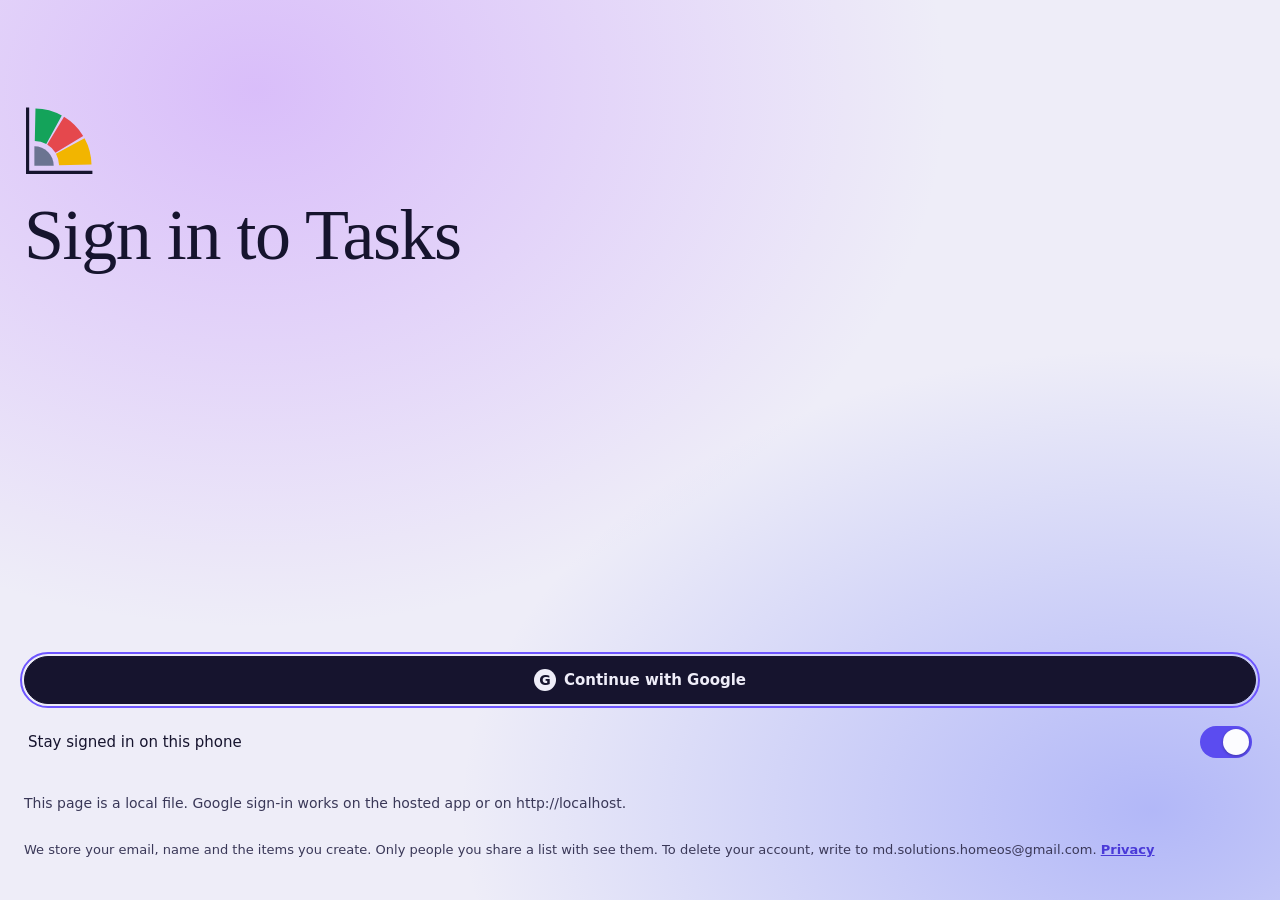
<file: app/index.html>
<!doctype html>
<html lang="en">
<head>
<meta charset="utf-8">
<meta name="viewport" content="width=device-width, initial-scale=1, viewport-fit=cover, interactive-widget=resizes-content">
<meta name="color-scheme" content="light dark">
<meta name="description" content="Tasks: the household Eisenhower matrix on a phone.">
<meta name="theme-color" content="#F3F1EA" media="(prefers-color-scheme: light)">
<meta name="theme-color" content="#05060C" media="(prefers-color-scheme: dark)">
<meta name="apple-mobile-web-app-capable" content="yes">
<meta name="mobile-web-app-capable" content="yes">
<meta name="apple-mobile-web-app-title" content="Tasks">
<link rel="manifest" href="manifest.webmanifest" crossorigin="use-credentials">
<link rel="apple-touch-icon" href="icons/apple-touch-icon.png">
<title>Tasks</title>
<link rel="icon" href="data:image/svg+xml,%3Csvg xmlns='http://www.w3.org/2000/svg' viewBox='0 0 32 32'%3E%3Cpath d='M15.6 27.2L30 26.9A25.4 25.4 0 0 0 26.9 15.2L14.2 22.1A11 11 0 0 1 15.6 27.2Z' fill='%23C2922A'/%3E%3Cpath d='M14 21.7L26.3 14.2A25.4 25.4 0 0 0 17.8 5.7L10.3 18A11 11 0 0 1 14 21.7Z' fill='%23B5392C'/%3E%3Cpath d='M9.9 17.8L16.8 5.1A25.4 25.4 0 0 0 5.1 2L4.8 16.4A11 11 0 0 1 9.9 17.8Z' fill='%231F6B4F'/%3E%3C/svg%3E">
<script>try{var t=localStorage.getItem('td.app.theme');if(t==='light'||t==='dark')document.documentElement.dataset.theme=t;}catch(e){}</script>
<style>
/* p2, temperature 7: "the matrix as a map". Tokens copied by name and value from Views/TasksDashboard/TasksDashboard.html :root.
   Added only: --field / --field-on (quadrant fields deepened in light mode so white text passes 4.5:1). */
:root{
  color-scheme:light;
  --font:"Segoe UI Variable Text","Segoe UI Variable","Segoe UI",system-ui,-apple-system,"Helvetica Neue",Arial,sans-serif;
  --ui:"Segoe UI Variable Display","Segoe UI Variable","Segoe UI",system-ui,-apple-system,sans-serif;
  --serif:"Sitka Display","Sitka Heading","Sitka","Iowan Old Style","Palatino Linotype",Georgia,serif;
  --s1:2px;--s2:4px;--s3:8px;--s4:12px;--s5:16px;--s6:24px;--s7:32px;
  --r-sm:8px;--r:10px;--r-lg:14px;--r-xl:22px;
  --blur:blur(26px) saturate(170%);
  --bg:#EEEDF8;
  --au1:rgba(129,140,248,.55);--au2:rgba(192,132,252,.45);--au3:rgba(56,189,248,.34);--au4:rgba(165,180,252,.5);
  --glass:rgba(255,255,255,.55);--glass2:rgba(255,255,255,.8);--glass3:rgba(255,255,255,.9);--solid:#FCFCFF;
  --rim:rgba(255,255,255,.85);--hair:rgba(40,36,92,.10);--hair2:rgba(40,36,92,.18);
  --depth:0 1px 0 rgba(255,255,255,.9) inset,0 22px 48px -26px rgba(49,46,129,.38),0 2px 8px -2px rgba(49,46,129,.08);
  --lift:0 1px 0 rgba(255,255,255,.9) inset,0 14px 30px -16px rgba(49,46,129,.35);
  --ink:#16142E;--ink2:#3A3858;--ink3:#64628A;
  --hover:rgba(99,91,255,.07);--well:rgba(40,36,92,.05);
  --accent:#5B4CF0;--accent2:#8B3DFF;--accent-ink:#4A3AD8;--on-accent:#FFFFFF;--accent-bg:rgba(91,76,240,.10);--accent-line:rgba(91,76,240,.32);--glow:rgba(110,86,255,.38);
  --danger:#E5484D;--danger-ink:#C62A31;--danger-bg:rgba(229,72,77,.08);--on-danger:#FFFFFF;
  --focus:#6E56FF;
  --qa:#E5484D;--qa-on:#FFFFFF;
  --qb:#14A35A;--qb-on:#FFFFFF;
  --qc:#F2B500;--qc-on:#2E2200;
  --qd:#6B7491;--qd-on:#FFFFFF;
  --fa:#B83A3E;--fb:#0E7A43;--fc:#F2B500;--fd:#575F7A;
  --fa-on:#FFFFFF;--fb-on:#FFFFFF;--fc-on:#2E2200;--fd-on:#FFFFFF;
  --toast-bg:rgba(22,20,46,.92);--toast-ink:#FFFFFF;
  --on-fill:#FFFFFF;
  --tab-h:64px;--add-h:56px;
  --week:#C2410C;--lk-par:var(--accent-ink);--lk-sub:#0E7490;--lk-prev:#C2410C;--lk-next:#1D4ED8;
  --sat:env(safe-area-inset-top,0px);--sab:env(safe-area-inset-bottom,0px);--sal:env(safe-area-inset-left,0px);--sar:env(safe-area-inset-right,0px);
}
:root[data-theme="dark"]{
  color-scheme:dark;
  --bg:#070814;
  --au1:rgba(79,70,229,.55);--au2:rgba(147,51,234,.42);--au3:rgba(14,116,190,.38);--au4:rgba(67,56,202,.35);
  --glass:rgba(18,18,44,.42);--glass2:rgba(26,26,56,.78);--glass3:rgba(30,30,62,.92);--solid:#17173A;
  --rim:rgba(255,255,255,.09);--hair:rgba(255,255,255,.08);--hair2:rgba(255,255,255,.16);
  --depth:0 1px 0 rgba(255,255,255,.07) inset,0 26px 60px -28px rgba(0,0,0,.85),0 2px 10px -2px rgba(0,0,0,.4);
  --lift:0 1px 0 rgba(255,255,255,.08) inset,0 16px 34px -16px rgba(0,0,0,.8);
  --ink:#EEEDFF;--ink2:#C6C4E6;--ink3:#9A98C2;
  --hover:rgba(160,150,255,.09);--well:rgba(255,255,255,.04);
  --accent:#8C7BFF;--accent2:#B46BFF;--accent-ink:#B9AEFF;--on-accent:#FFFFFF;--accent-bg:rgba(140,123,255,.16);--accent-line:rgba(140,123,255,.45);--glow:rgba(140,110,255,.55);
  --danger:#FF6369;--danger-ink:#FF8A8F;--danger-bg:rgba(255,99,105,.10);--on-danger:#1B0507;
  --focus:#A898FF;
  --qa:#FF6369;--qa-on:#2A0507;--qb:#3DD68C;--qb-on:#04210F;--qc:#FFD84D;--qc-on:#2B2000;--qd:#A3AAC6;--qd-on:#12142A;
  --fa:#FF6369;--fb:#3DD68C;--fc:#FFD84D;--fd:#A3AAC6;--fa-on:#2A0507;--fb-on:#04210F;--fc-on:#2B2000;--fd-on:#12142A;
  --toast-bg:rgba(238,237,255,.95);--toast-ink:#16142E;
  --on-fill:#14112E;
  --week:#FB923C;--lk-par:var(--accent-ink);--lk-sub:#22D3EE;--lk-prev:#FB923C;--lk-next:#60A5FA;
}
@media (prefers-color-scheme:dark){:root:not([data-theme="light"]){
  color-scheme:dark;
  --bg:#070814;
  --au1:rgba(79,70,229,.55);--au2:rgba(147,51,234,.42);--au3:rgba(14,116,190,.38);--au4:rgba(67,56,202,.35);
  --glass:rgba(18,18,44,.42);--glass2:rgba(26,26,56,.78);--glass3:rgba(30,30,62,.92);--solid:#17173A;
  --rim:rgba(255,255,255,.09);--hair:rgba(255,255,255,.08);--hair2:rgba(255,255,255,.16);
  --depth:0 1px 0 rgba(255,255,255,.07) inset,0 26px 60px -28px rgba(0,0,0,.85),0 2px 10px -2px rgba(0,0,0,.4);
  --lift:0 1px 0 rgba(255,255,255,.08) inset,0 16px 34px -16px rgba(0,0,0,.8);
  --ink:#EEEDFF;--ink2:#C6C4E6;--ink3:#9A98C2;
  --hover:rgba(160,150,255,.09);--well:rgba(255,255,255,.04);
  --accent:#8C7BFF;--accent2:#B46BFF;--accent-ink:#B9AEFF;--on-accent:#FFFFFF;--accent-bg:rgba(140,123,255,.16);--accent-line:rgba(140,123,255,.45);--glow:rgba(140,110,255,.55);
  --danger:#FF6369;--danger-ink:#FF8A8F;--danger-bg:rgba(255,99,105,.10);--on-danger:#1B0507;
  --focus:#A898FF;
  --qa:#FF6369;--qa-on:#2A0507;--qb:#3DD68C;--qb-on:#04210F;--qc:#FFD84D;--qc-on:#2B2000;--qd:#A3AAC6;--qd-on:#12142A;
  --fa:#FF6369;--fb:#3DD68C;--fc:#FFD84D;--fd:#A3AAC6;--fa-on:#2A0507;--fb-on:#04210F;--fc-on:#2B2000;--fd-on:#12142A;
  --toast-bg:rgba(238,237,255,.95);--toast-ink:#16142E;
  --on-fill:#14112E;
  --week:#FB923C;--lk-par:var(--accent-ink);--lk-sub:#22D3EE;--lk-prev:#FB923C;--lk-next:#60A5FA;
}}
[data-q="A"]{--c:var(--qa);--c-on:var(--qa-on);--f:var(--fa);--f-on:var(--fa-on)}
[data-q="B"]{--c:var(--qb);--c-on:var(--qb-on);--f:var(--fb);--f-on:var(--fb-on)}
[data-q="C"]{--c:var(--qc);--c-on:var(--qc-on);--f:var(--fc);--f-on:var(--fc-on)}
[data-q="D"]{--c:var(--qd);--c-on:var(--qd-on);--f:var(--fd);--f-on:var(--fd-on)}

*{box-sizing:border-box}
html{-webkit-text-size-adjust:100%;background:var(--bg)}
body{margin:0;min-height:100dvh;background:transparent;color:var(--ink);font:400 15px/1.45 var(--font);-webkit-font-smoothing:antialiased;overflow-x:hidden;-webkit-tap-highlight-color:transparent}
button,input,select,textarea{font:inherit;color:inherit}
button{cursor:pointer}
[hidden]{display:none!important}
.vh{position:absolute!important;width:1px;height:1px;overflow:hidden;clip:rect(0 0 0 0);clip-path:inset(50%);white-space:nowrap}
:focus-visible{outline:2px solid var(--focus);outline-offset:2px}
svg.i{width:22px;height:22px;flex:none;fill:none;stroke:currentColor;stroke-width:1.8;stroke-linecap:round;stroke-linejoin:round}

/* ground: the app's aurora, plus a wash in the colour of the quadrant on screen */
.aura{position:fixed;inset:0;z-index:-2;pointer-events:none;background:
  radial-gradient(90vmax 60vmax at 10% 8%,var(--au1),transparent 60%),
  radial-gradient(70vmax 50vmax at 95% 18%,var(--au2),transparent 60%),
  radial-gradient(80vmax 60vmax at 80% 100%,var(--au3),transparent 62%),
  radial-gradient(70vmax 60vmax at 0% 100%,var(--au4),transparent 60%),var(--bg)}
.wash{position:fixed;inset:0;z-index:-1;pointer-events:none;opacity:0;transition:opacity .4s ease;background:radial-gradient(120vw 60vh at 50% 18%,color-mix(in oklab,var(--c) 26%,transparent),transparent 70%)}
.wash.on{opacity:1}

/* top bar: status only */
.top{position:sticky;top:0;z-index:20;padding:calc(var(--sat) + 8px) calc(16px + var(--sar)) 0 calc(16px + var(--sal));background:color-mix(in oklab,var(--bg) 72%,transparent);-webkit-backdrop-filter:var(--blur);backdrop-filter:var(--blur);border-bottom:1px solid var(--hair)}
.bar{display:flex;align-items:center;gap:10px;min-height:44px}
.mark{width:28px;height:28px;flex:none}
.top h1{margin:0;font:600 19px/1 var(--ui);letter-spacing:-.01em;flex:1}
.pill{display:inline-flex;align-items:center;gap:8px;min-height:44px;padding:0 14px;border-radius:999px;border:1px solid var(--hair2);background:var(--glass2);color:var(--ink2);font:500 13px/1 var(--ui);max-width:62vw}
.pill .dot{width:8px;height:8px;border-radius:50%;background:var(--qb);flex:none}
.pill[data-s="saving"] .dot{background:var(--accent);animation:pulse 1s ease-in-out infinite}
.pill[data-s="offline"]{color:var(--ink);border-color:var(--qc)}.pill[data-s="offline"] .dot{background:var(--qc)}
.pill[data-s="conflict"],.pill[data-s="session"]{color:var(--danger-ink);border-color:var(--danger)}.pill[data-s="conflict"] .dot,.pill[data-s="session"] .dot{background:var(--danger)}
.pill[data-s="busy"]{color:var(--ink);border-color:var(--qc)}.pill[data-s="busy"] .dot{background:var(--qc);animation:pulse 1s ease-in-out infinite}
.pill span:last-child{white-space:nowrap;overflow:hidden;text-overflow:ellipsis;line-height:1.3;padding:1px 0}
.pill .spin{display:none;width:16px;height:16px;flex:none;color:var(--accent-ink);animation:spin .9s linear infinite}
.pill[data-s="sync"] .spin{display:block}
.pill[data-s="sync"] .dot{display:none}
@keyframes spin{to{transform:rotate(360deg)}}
@keyframes pulse{50%{opacity:.25}}

/* list chips */
.chiprow{display:flex;gap:8px;overflow-x:auto;scrollbar-width:none;padding:8px 0 10px}
/* Improvement 3 (U19): horizontal chip rows fade on the side that has more to scroll. A mask, not an overlay, so light and dark
   both work; .fade-start / .fade-end are set by fadeRow() from the scroll position. The end padding lets the last chip clear the fade,
   scroll-padding keeps a focused chip out of the 32 px fade zone. No scroll snap: proximity snap pulled a focused chip back under the fade. */
.chiprow,.weeks{padding-inline-end:28px;scroll-padding-inline:32px;-webkit-mask-repeat:no-repeat;mask-repeat:no-repeat}
.chiprow.fade-end,.weeks.fade-end{-webkit-mask-image:linear-gradient(to right,#000 calc(100% - 32px),transparent);mask-image:linear-gradient(to right,#000 calc(100% - 32px),transparent)}
.chiprow.fade-start,.weeks.fade-start{-webkit-mask-image:linear-gradient(to left,#000 calc(100% - 32px),transparent);mask-image:linear-gradient(to left,#000 calc(100% - 32px),transparent)}
.chiprow.fade-start.fade-end,.weeks.fade-start.fade-end{-webkit-mask-image:linear-gradient(to right,transparent,#000 32px,#000 calc(100% - 32px),transparent);mask-image:linear-gradient(to right,transparent,#000 32px,#000 calc(100% - 32px),transparent)}
.chiprow::-webkit-scrollbar{display:none}
.chip{flex:none;display:inline-flex;align-items:center;gap:6px;min-height:44px;padding:0 14px;border-radius:999px;border:1px solid var(--hair2);background:var(--glass2);color:var(--ink);font:500 14px/1 var(--ui);white-space:nowrap;scroll-snap-align:start}
#filters [data-k="mine"]{-webkit-touch-callout:none;-webkit-user-select:none;user-select:none}
.chip .n{color:var(--ink3);font-weight:500}
.chip[aria-pressed="true"],.chip[aria-current="true"]{background:var(--ink);color:var(--bg);border-color:var(--ink)}
.chip[aria-pressed="true"] .n,.chip[aria-current="true"] .n{color:inherit;opacity:.75}
.chip .od{min-width:20px;height:20px;padding:0 6px;border-radius:10px;background:var(--fa);color:var(--fa-on);font:600 12px/20px var(--ui);text-align:center}
.chip:active{transform:scale(.97)}
.chip.ghost{border-style:dashed;background:transparent}
.chip svg.i{width:18px;height:18px}

main{padding:0 calc(16px + var(--sar)) calc(var(--tab-h) + 88px + var(--sab)) calc(16px + var(--sal))}
body.toasting main{padding-bottom:calc(var(--tab-h) + 200px + var(--sab))}
.view{animation:viewin .28s ease both}
@keyframes viewin{from{opacity:0}to{opacity:1}}

/* the map: the hero. Plan | Do over Eliminate | Delegate, as on the web board. The chosen quadrant takes the larger cell. */
.map{--big:minmax(min-content,1.45fr);--small:minmax(min-content,1fr);display:grid;gap:8px;height:clamp(196px,29dvh,236px);margin-top:14px;grid-template-areas:"B A" "D C";grid-template-columns:1fr 1.5fr;grid-template-rows:var(--big) var(--small)}
.map[data-sel="B"]{grid-template-columns:1.5fr 1fr;grid-template-rows:var(--big) var(--small)}
.map[data-sel="D"]{grid-template-columns:1.5fr 1fr;grid-template-rows:var(--small) var(--big)}
.map[data-sel="C"]{grid-template-columns:1fr 1.5fr;grid-template-rows:var(--small) var(--big)}
.tile{grid-area:var(--a);position:relative;display:flex;flex-direction:column;justify-content:space-between;align-items:flex-start;text-align:left;min-height:64px;padding:10px 12px;border-radius:var(--r-lg);border:1px solid var(--hair2);background:var(--glass2);color:var(--ink);overflow:hidden;box-shadow:var(--lift)}
.tile[data-q="A"]{--a:A}.tile[data-q="B"]{--a:B}.tile[data-q="C"]{--a:C}.tile[data-q="D"]{--a:D}
.tile::before{content:"";position:absolute;left:0;top:0;bottom:0;width:6px;background:var(--c)}
.tile .verb{font:500 21px/1 var(--serif);letter-spacing:-.01em}
.tile .foot{display:flex;align-items:flex-end;justify-content:space-between;gap:8px;width:100%}
.tile .sub{display:flex;flex-direction:column;gap:6px;min-width:0;padding-bottom:2px}
.tile .hl{display:flex;align-items:flex-start;gap:8px}
.lt{flex:none;display:inline-grid;place-items:center;width:22px;height:22px;border-radius:6px;background:var(--f);color:var(--f-on);font:700 12px/1 var(--ui)}
.tile[aria-pressed="true"] .lt{background:var(--f-on);color:var(--f)}
.tile .cnt{font:400 34px/.8 var(--serif);font-variant-numeric:lining-nums tabular-nums;flex:none}
.tile .od{display:inline-flex;align-items:center;gap:5px;font:600 12px/1 var(--ui);color:var(--danger-ink);white-space:nowrap}
.tile .od::before{content:"";width:9px;height:9px;border-radius:50%;background:var(--danger);box-shadow:0 0 0 2px var(--glass3)}
.tile .hint{position:absolute;width:1px;height:1px;overflow:hidden;clip-path:inset(50%);white-space:nowrap}
.tile[aria-pressed="true"]{background:var(--f);color:var(--f-on);border-color:transparent;box-shadow:0 18px 40px -18px var(--c),0 1px 0 rgba(255,255,255,.25) inset}
.tile[aria-pressed="true"]::before{display:none}
.tile[aria-pressed="true"] .verb{font-size:clamp(34px,11vw,54px);line-height:.88;font-weight:500}
.tile[aria-pressed="true"] .cnt{font-size:clamp(50px,15vw,66px)}
.tile[aria-pressed="true"] .hint{position:static;width:auto;height:auto;overflow:visible;clip-path:none;white-space:normal;display:block;font:500 13px/1.25 var(--ui)}
.tile[aria-pressed="true"] .od{color:var(--f-on)}
.tile[aria-pressed="true"] .od::before{background:var(--f-on);box-shadow:none}
.tile[aria-pressed="true"] .in{animation:tilein .32s cubic-bezier(.2,.8,.2,1) both}
.tile .in{display:flex;flex-direction:column;justify-content:space-between;height:100%;width:100%}
.tile.over .cnt::after{content:" over";font:600 12px/1 var(--ui);vertical-align:middle}
@keyframes tilein{from{opacity:0;transform:translateY(6px)}to{opacity:1;transform:none}}
.tile:active{transform:scale(.97)}
.map.loading .cnt{min-height:34px;background:linear-gradient(90deg,var(--well),var(--hair2),var(--well));border-radius:6px;min-width:36px}

/* quadrant panels */
.board{margin-top:16px}
.quad{display:none}
.quad.on{display:block}
.qhead{display:flex;align-items:flex-end;justify-content:space-between;gap:12px;min-height:44px;padding:4px 0 10px;touch-action:pan-y}
.qhead .qline{margin:0;font:500 14px/1.35 var(--ui);color:var(--ink2)}
.qhead .qline b{color:var(--ink);font-weight:600}
.qhead .qtitle{display:none}
.qhead .qadd{display:none}
.hintbar{display:flex;align-items:center;gap:8px;margin:0 0 10px;padding:6px 6px 6px 14px;border-radius:var(--r);background:var(--glass2);border:1px solid var(--hair);font:500 13px/1.35 var(--ui);color:var(--ink2)}
.hintbar p{margin:0;flex:1}
.banner{display:flex;gap:10px;align-items:flex-start;margin:0 0 12px;padding:12px 14px;border-radius:var(--r);background:var(--accent-bg);border:1px solid var(--accent-line);font:500 14px/1.4 var(--ui);color:var(--ink)}
.banner svg.i{width:20px;height:20px;margin-top:1px}

.cards{list-style:none;margin:0;padding:0;display:flex;flex-direction:column;gap:10px}
.card{position:relative;border-radius:var(--r-lg);touch-action:pan-y}
.swbg{position:absolute;inset:0;border-radius:var(--r-lg);display:flex;align-items:center;justify-content:space-between;padding:0 20px;font:600 15px/1 var(--ui);opacity:0}
.swbg .l{color:var(--fb-on)}.swbg .r{color:var(--on-fill)}
.card.sw-r .swbg{opacity:1;background:var(--fb)}
.card.sw-l .swbg{opacity:1;background:var(--accent);justify-content:flex-end}
.card.sw-r .swbg .r,.card.sw-l .swbg .l{display:none}
.cin{position:relative;display:grid;grid-template-columns:44px minmax(0,1fr) 44px;grid-template-areas:"chk main more" "grip meta chev" "x extra extra";column-gap:6px;padding:6px 6px 6px 4px;border-radius:var(--r-lg);background:var(--glass3);border:1px solid var(--hair);box-shadow:var(--lift);will-change:transform}
.cin::before{content:"";position:absolute;left:-1px;top:12px;bottom:12px;width:4px;border-radius:0 3px 3px 0;background:var(--c)}
.card.snap .cin{transition:transform .22s cubic-bezier(.2,.8,.2,1)}
.card.dragging{z-index:5}
.card.dragging .cin{box-shadow:var(--depth);outline:2px solid var(--accent-line)}
.card.leaving{animation:leave .24s ease forwards}
@keyframes leave{to{opacity:0;transform:translateX(30%)}}
.card.enter{animation:enter .3s cubic-bezier(.2,.8,.2,1) both;animation-delay:calc(var(--i,0) * 40ms)}
@keyframes enter{from{opacity:0;transform:translateY(8px)}to{opacity:1;transform:none}}
.ib{display:inline-grid;place-items:center;width:44px;height:44px;padding:0;border:0;border-radius:var(--r);background:transparent;color:var(--ink2)}
.ib:active{background:var(--hover);transform:scale(.94)}
.chk{grid-area:chk}
.chk .box{width:24px;height:24px;border-radius:7px;border:2px solid var(--ink3);display:grid;place-items:center;background:var(--solid)}
.chk .box svg{width:16px;height:16px;opacity:0;stroke:var(--fb-on);stroke-width:2.6}
.chk[aria-checked="true"] .box{background:var(--fb);border-color:var(--fb)}
.chk[aria-checked="true"] .box svg{opacity:1}
.cmain{grid-area:main;display:flex;align-items:baseline;gap:8px;min-height:44px;padding:11px 2px 4px;border:0;background:transparent;text-align:left;color:var(--ink);min-width:0}
.cmain .num{font:500 15px/1 var(--serif);color:var(--ink3);flex:none}
.cmain .ttl{font:600 16px/1.3 var(--ui);overflow-wrap:anywhere}
.more{grid-area:more}.grip{grid-area:grip;touch-action:none;color:var(--ink3)}.chev{grid-area:chev}
.chev svg{transition:transform .2s ease}.chev[aria-expanded="true"] svg{transform:rotate(180deg)}
.meta{grid-area:meta;display:flex;flex-wrap:wrap;align-items:center;gap:6px;min-height:44px;padding:0 2px}
.badge{display:inline-flex;align-items:center;min-height:24px;padding:2px 9px;border-radius:999px;font:500 12px/1.2 var(--ui);background:var(--well);color:var(--ink2);border:1px solid var(--hair)}
.badge.overdue{background:var(--danger-bg);color:var(--danger-ink);border-color:color-mix(in oklab,var(--danger) 40%,transparent);font-weight:600}
.badge.soon{background:color-mix(in oklab,var(--qc) 22%,transparent);color:var(--ink);border-color:color-mix(in oklab,var(--qc) 55%,transparent)}
.badge.tag{background:var(--accent-bg);color:var(--accent-ink);border-color:var(--accent-line)}
.badge.q{background:var(--f);color:var(--f-on);border:0}
.extra{grid-area:extra;padding:0 6px 8px 2px;font:400 14px/1.5 var(--font);color:var(--ink2)}
.extra p,.extra .d{margin:0 0 8px}
.extra .tags{display:flex;flex-wrap:wrap;gap:6px}
.card.readonly .grip{visibility:hidden}
.chk[aria-disabled="true"] .box{opacity:.45;border-style:dashed}
#t-dq fieldset.dq{border:0;margin:0 0 12px;padding:0;min-width:0}
#t-dq legend{font-weight:600;padding:0;margin-bottom:6px}
#t-dq .dq-chips{display:flex;flex-direction:column;gap:6px;align-items:stretch}
#t-dq .dq-own{display:flex;gap:6px;align-items:center}
#t-dq .dq-chip{display:flex;align-items:flex-start;gap:8px;min-height:44px;padding:10px 12px;border:1px solid var(--ink3);border-radius:12px;width:100%;box-sizing:border-box;min-width:0}
#t-dq .dq-chip input{flex:none;margin-top:3px}
#t-dq .dq-chip span{min-width:0;overflow-wrap:anywhere;white-space:normal}
#t-dq .dq-chip:has(input:checked){border-color:var(--fb);font-weight:600}
#t-dq .rec{font-size:12px;opacity:.8;margin-left:4px}
#t-dq .dq-own .inp{flex:1 1 200px;min-width:0}
#t-dq .dq-facts{margin:0 0 12px}
.empty{padding:28px 18px;border-radius:var(--r-lg);border:1.5px dashed var(--hair2);text-align:left}
.empty p{margin:0 0 14px;font:500 22px/1.25 var(--serif);color:var(--ink)}
.skel{height:96px;border-radius:var(--r-lg);background:linear-gradient(100deg,var(--glass2) 30%,var(--glass3) 50%,var(--glass2) 70%);background-size:300% 100%;animation:shimmer 1.2s linear infinite}
@keyframes shimmer{to{background-position:-150% 0}}

/* buttons */
.btn{display:inline-flex;align-items:center;justify-content:center;gap:8px;min-height:48px;padding:0 20px;border-radius:999px;border:1px solid var(--hair2);background:var(--glass3);color:var(--ink);font:600 15px/1 var(--ui)}
.btn.primary{background:var(--accent);border-color:var(--accent);color:var(--on-fill);box-shadow:0 12px 24px -12px var(--glow)}
.btn.primary:disabled{opacity:.45;box-shadow:none;cursor:not-allowed}
.btn.danger{color:var(--danger-ink);border-color:color-mix(in oklab,var(--danger) 45%,transparent);background:transparent}
.btn.quiet{background:transparent;border-color:transparent;color:var(--accent-ink)}
.btn:active:not(:disabled){transform:scale(.97)}
.btn.block{width:100%}

/* Add: thumb zone, right hand, above the tab bar */
/* Add sits in the tab bar's centre slot: in the thumb zone, never over a card */
.fab{align-self:center;justify-self:center;height:48px;min-width:84px;margin:0 6px;padding:0 16px 0 12px;border-radius:999px;border:0;display:inline-flex;align-items:center;justify-content:center;gap:6px;background:var(--accent);color:var(--on-fill);font:700 16px/1 var(--ui);box-shadow:0 10px 22px -12px var(--glow)}
.fab:active{transform:scale(.96)}
.fab svg.i{width:22px;height:22px;stroke-width:2.4}

.tabbar{position:fixed;z-index:30;left:0;right:0;bottom:0;display:grid;grid-template-columns:1fr 1fr auto 1fr 1fr;padding:0 var(--sar) var(--sab) var(--sal);height:calc(var(--tab-h) + var(--sab));background:color-mix(in oklab,var(--bg) 78%,transparent);-webkit-backdrop-filter:var(--blur);backdrop-filter:var(--blur);border-top:1px solid var(--hair)}
.tab{display:flex;flex-direction:column;align-items:center;justify-content:center;gap:3px;border:0;background:transparent;color:var(--ink2);font:500 12px/1 var(--ui);min-height:var(--tab-h);position:relative}
.tab[aria-current="page"]{color:var(--accent-ink);font-weight:700}
.tab[aria-current="page"]::before{content:"";position:absolute;top:0;left:30%;right:30%;height:3px;border-radius:0 0 3px 3px;background:var(--accent)}
.tab .badge-n{position:absolute;top:8px;left:calc(50% + 6px);min-width:18px;height:18px;border-radius:9px;background:var(--accent);color:var(--on-fill);font:700 12px/18px var(--ui);text-align:center;padding:0 4px}

.toast{position:fixed;z-index:40;left:calc(16px + var(--sal));right:calc(72px + var(--sar));bottom:calc(var(--tab-h) + 16px + var(--sab));max-width:460px;margin:0 auto;display:flex;align-items:center;gap:12px;min-height:52px;padding:4px 6px 4px 18px;border-radius:16px;background:var(--toast-bg);color:var(--toast-ink);font:500 15px/1.3 var(--ui);box-shadow:0 18px 40px -16px rgba(0,0,0,.5);transform:translateY(12px);opacity:0;pointer-events:none;transition:transform .22s ease,opacity .22s ease}
.toast.show{transform:none;opacity:1}
.toast.show button{pointer-events:auto} /* only Undo takes taps; the message lets taps through to what is under it */
.toast p{margin:0;flex:1}
.toast button{min-height:44px;padding:0 16px;border:0;border-radius:12px;background:transparent;color:inherit;font:700 15px/1 var(--ui);text-decoration:underline;text-underline-offset:3px}
dialog .toast{position:fixed;bottom:calc(var(--kb,0px) + 88px + var(--sab))}

/* sheets */
dialog{color:var(--ink);font:inherit}
dialog::backdrop{background:rgba(12,10,32,.42)}
/* R4b: the sheet fits the visible viewport above the keyboard (--vvh, --kb from visualViewport); only its body scrolls */
dialog.sheet{position:fixed;inset:auto 0 var(--kb,0px) 0;margin:0 auto;width:100%;max-width:620px;max-height:min(92dvh,calc(var(--vvh,100dvh) - 12px));display:flex;flex-direction:column;padding:0;border:0;border-radius:var(--r-xl) var(--r-xl) 0 0;background:var(--solid);box-shadow:var(--depth);overflow:hidden;overscroll-behavior:contain}
dialog.sheet:not([open]){display:none}
dialog.sheet[open]{animation:sheetin .3s cubic-bezier(.2,.8,.2,1)}
dialog.sheet>form{display:flex;flex-direction:column;flex:1 1 auto;min-height:0}
dialog.sheet,dialog.sheet>form{overflow:clip} /* nothing but the body scrolls, not even scrollIntoView */
dialog.sheet .sbody,#menu-body{flex:1 1 auto;min-height:0;overflow:auto;overscroll-behavior:contain;-webkit-overflow-scrolling:touch}
dialog.sheet .shead,dialog.sheet .sfoot,dialog.sheet .grabzone{flex:none}
dialog.sheet .shead{touch-action:none}
@keyframes sheetin{from{transform:translateY(40px);opacity:0}to{transform:none;opacity:1}}
dialog.full{height:calc(var(--vvh,100dvh) - var(--vvt,0px));max-height:none;border-radius:0;padding-top:var(--sat)}
dialog.alert{border:0;border-radius:var(--r-xl);padding:22px;max-width:340px;width:calc(100% - 32px);background:var(--solid);box-shadow:var(--depth)}
dialog.alert h2{margin:0 0 8px;font:500 26px/1.15 var(--serif)}
dialog.alert p{margin:0 0 18px;color:var(--ink2)}
.alert .row{display:flex;gap:10px;justify-content:flex-end;flex-wrap:wrap}
.grab{width:44px;height:5px;border-radius:3px;background:var(--hair2);margin:8px auto 0;touch-action:none}
.grabzone{display:grid;place-items:start center;width:100%;height:44px;border:0;background:transparent;padding:0;touch-action:none}
.shead{position:sticky;top:0;z-index:2;display:flex;align-items:center;gap:8px;padding:8px 16px 8px 20px;background:var(--solid)}
.shead h2{flex:1;margin:0;font:500 28px/1.1 var(--serif);letter-spacing:-.01em}
.sbody{padding:4px 20px calc(16px + var(--sab))}
.sbody:has(+.sfoot){padding-bottom:8px}
.sfoot{position:sticky;bottom:0;z-index:2;display:flex;gap:10px;padding:12px 20px calc(12px + var(--sab));background:var(--solid);border-top:1px solid var(--hair)}
.sfoot .btn{flex:1}
.status-line{min-height:22px;margin:0 0 6px;font:600 14px/1.4 var(--ui);color:var(--fb)}
:root[data-theme="dark"] .status-line{color:var(--qb)}
.title-in{width:100%;min-height:56px;padding:12px 14px;border-radius:var(--r);border:1.5px solid var(--hair2);background:var(--bg);font:500 20px/1.3 var(--ui);color:var(--ink)}
.title-in:focus{border-color:var(--accent);outline:2px solid var(--accent-line);outline-offset:0}
.chips{display:flex;flex-wrap:wrap;gap:8px;margin:12px 0 4px}
.qchip[data-q]{border-color:var(--c);box-shadow:inset 4px 0 0 var(--c)}
.opts{display:flex;flex-wrap:wrap;gap:8px;margin:10px 0 2px;padding:10px;border-radius:var(--r-lg);background:var(--well)}
.opts .chip{background:var(--solid)}
.opts .chip[aria-pressed="true"]{background:var(--ink);color:var(--bg);border-color:var(--ink)}
.opts input[type=date]{min-height:44px;padding:0 10px;border-radius:var(--r);border:1px solid var(--hair2);background:var(--solid)}
.qgrid{display:grid;grid-template-columns:1fr 1fr;grid-template-areas:"B A" "D C";gap:10px}
.qbtn{grid-area:var(--a);min-height:96px;border-radius:var(--r-lg);border:0;background:var(--f);color:var(--f-on);display:flex;flex-direction:column;align-items:flex-start;justify-content:space-between;padding:12px 14px;text-align:left}
.qbtn[data-q="A"]{--a:A}.qbtn[data-q="B"]{--a:B}.qbtn[data-q="C"]{--a:C}.qbtn[data-q="D"]{--a:D}
.qbtn b{font:500 30px/1 var(--serif)}
.qbtn span{font:500 13px/1.25 var(--ui);opacity:.92}
.qbtn[aria-current="true"]{outline:3px solid var(--ink);outline-offset:2px}
.menu{list-style:none;margin:0;padding:0 12px}
.menu button,.menu a{display:flex;align-items:center;gap:12px;width:100%;min-height:52px;padding:0 12px;border:0;border-radius:var(--r);background:transparent;color:var(--ink);font:500 16px/1.2 var(--ui);text-align:left;text-decoration:none}
.menu button:active{background:var(--hover)}
.menu button.warn{color:var(--danger-ink)}

/* forms */
.field{display:block;margin:0 0 16px}
.field>span,.flabel{display:block;margin:0 0 6px;font:600 13px/1.2 var(--ui);color:var(--ink2)}
.inp,select.inp,textarea.inp{width:100%;min-height:48px;padding:10px 12px;border-radius:var(--r);border:1px solid var(--hair2);background:var(--bg);color:var(--ink);font:400 16px/1.4 var(--font)}
textarea.inp{min-height:110px;resize:vertical}
textarea.inp[hidden]{display:none}
/* renderMd: what read mode and the cards show; a table scrolls inside its own box (web: the same rules) */
.md{overflow-wrap:anywhere;font:400 15px/1.5 var(--font);color:var(--ink)}.md p{margin:0 0 8px}.md>:last-child{margin-bottom:0}.md ul,.md ol{margin:2px 0 8px;padding-left:20px}.md li.md-sub{margin-left:18px}
.md h3,.md h4,.md h5,.md h6{margin:12px 0 4px;font:600 15px/1.35 var(--ui)}.md h3{font-size:17px}.md>:first-child{margin-top:0}
.md hr{border:0;border-top:1px solid var(--hair);margin:10px 0}.md hr.md-blockrule{border-top-color:var(--hair2);margin:16px 0}
.md a{color:var(--accent-ink);text-decoration:underline}.md code{font-size:13px;padding:0 4px;border-radius:4px;background:var(--well)}
.md pre{margin:0 0 8px;padding:8px 10px;overflow-x:auto;border-radius:8px;background:var(--well)}.md pre code{padding:0;background:none}
.md blockquote{margin:0 0 8px;padding-left:10px;border-left:3px solid var(--hair2);color:var(--ink2)}
.md-tbl{max-width:100%;overflow-x:auto;margin:0 0 8px}.md-tbl table{border-collapse:collapse;font-size:13px}.md-tbl th,.md-tbl td{padding:4px 8px;border:1px solid var(--hair);text-align:left;vertical-align:top;min-width:64px;overflow-wrap:normal}.md-tbl th{background:var(--well);font-weight:600}
.fmd,#t-ans-r{padding:10px 12px;border:1px solid var(--hair);border-radius:var(--r)}.fans{margin:0 0 10px}#t-ans-r{margin-top:4px}
#t-read[tabindex],#t-ans-r[tabindex]{display:block;cursor:text;border-radius:var(--r)}#t-read[hidden],#t-ans-r[hidden]{display:none}#t-read[tabindex]:focus-visible,#t-ans-r[tabindex]:focus-visible{outline:2px solid var(--accent-line, currentColor);outline-offset:2px}
.rich{min-height:110px;line-height:1.5;overflow-wrap:anywhere}
.rich ul,.extra ul{margin:4px 0;padding-left:22px}
.rich:empty::before{content:attr(data-ph);color:var(--ink2)}
#t-desc:empty::before{content:"Add details"}
.descw .tb{display:none}
.descw.open .tb{display:flex}
.rich.one{min-height:48px;max-height:48px;overflow:hidden;padding-top:12px}
.descw.open .rich.one{min-height:96px;max-height:none;overflow:visible}
.descw{margin:12px 0 12px}
.picked{display:flex;flex-wrap:wrap;gap:6px;margin:8px 0 0}
.picked:empty{display:none}
.tgh{margin:8px 0 6px;font:600 13px/1.2 var(--ui);color:var(--ink2)}
.tagsw .inp{min-height:44px}
.tgrp{margin:8px 0 0}
.tgh{display:flex;align-items:center;gap:8px;width:100%;min-height:44px;padding:0 4px;border:0;background:transparent;color:var(--ink);font:600 14px/1.2 var(--ui);text-align:left}
.tgh .tgn{flex:none}
.tgh small{flex:1;font:500 12px/1.2 var(--ui);color:var(--ink2)}
.tgh svg.i{width:18px;height:18px;margin-left:auto;transition:transform .2s}
.tgh[aria-expanded="false"] svg.i{transform:rotate(-90deg)}
.tchips{margin:2px 0 6px}
.tlg{margin:14px 0 0}
.tlg.arch .rows{border-style:dashed}
.tlhead{display:flex;align-items:flex-start;gap:8px;margin:0 0 6px 4px}
.tlhead>div{flex:1;min-width:0}
.tlhead h3{margin:0;font:500 22px/1.2 var(--serif)}
svg.star{width:14px;height:14px;flex:none;color:var(--accent-ink);vertical-align:-2px;margin-left:4px}
.ib.fav[aria-pressed="true"]{color:var(--accent-ink)}
.tlhead p{margin:2px 0 0;font:500 13px/1.35 var(--ui);color:var(--ink2)}
.tlg .rowb{min-height:52px}
.tlg .rowb .ib{margin-right:-8px}
dialog.alert form .field{margin:0 0 6px}
.inp:focus{border-color:var(--accent);outline:2px solid var(--accent-line);outline-offset:0}
.tb{display:flex;gap:4px;margin:0 0 6px}
.tb .ib{border:1px solid var(--hair);background:var(--glass3);font:700 15px/1 var(--ui)}
.seg{display:grid;grid-template-columns:repeat(4,1fr);gap:6px;border:0;margin:0 0 16px;padding:0}
.seg legend{padding:0;margin:0 0 6px;font:600 13px/1.2 var(--ui);color:var(--ink2)}
.seg label{position:relative}
.seg input{position:absolute;opacity:0;inset:0;margin:0}
.seg span{display:flex;align-items:center;justify-content:center;min-height:48px;border-radius:var(--r);border:1px solid var(--hair2);background:var(--bg);font:600 14px/1 var(--ui);box-shadow:inset 0 -3px 0 var(--c)}
.seg input:checked+span{background:var(--f);color:var(--f-on);border-color:transparent}
.seg input:focus-visible+span{outline:2px solid var(--focus);outline-offset:2px}
.row2{display:grid;grid-template-columns:1fr 1fr;gap:10px}
.note{margin:0 0 16px;padding:12px 14px;border-radius:var(--r);background:var(--danger-bg);border:1px solid color-mix(in oklab,var(--danger) 45%,transparent);color:var(--ink);font:500 14px/1.45 var(--ui)}
.note .theirs{display:block;margin:8px 0;padding:8px 10px;border-radius:var(--r-sm);background:var(--solid);font-weight:400}
.err{margin:6px 0 0;color:var(--danger-ink);font:600 13px/1.35 var(--ui)}
.switch{display:flex;align-items:center;justify-content:space-between;gap:12px;min-height:52px;padding:4px 0;font:500 15px/1.3 var(--ui)}
.switch input{appearance:none;-webkit-appearance:none;flex:none;width:52px;height:32px;border-radius:16px;background:var(--hair2);position:relative;margin:0;cursor:pointer;transition:background .2s}
.switch input::after{content:"";position:absolute;top:3px;left:3px;width:26px;height:26px;border-radius:50%;background:var(--solid);box-shadow:0 1px 3px rgba(0,0,0,.3);transition:transform .2s}
.switch input:checked{background:var(--accent)}
.switch input:checked::after{transform:translateX(20px)}
.dangerrow{display:flex;gap:10px;flex-wrap:wrap;margin:8px 0 16px}
/* the decision block of a self-improvement card (details.decision): two answers above the description; the chosen one is ringed */
/* the done checkbox before the title in the task sheet (2026-11-07) */
.ttrow{display:flex;align-items:flex-end;gap:10px}.ttrow .field{flex:1;min-width:0}
.tsec{margin:0 0 4px}.tsec-h{margin:6px 0 8px;font:600 12px/1.2 var(--ui);letter-spacing:.04em;text-transform:uppercase;color:var(--ink2)}
.fclose{display:flex;align-items:center;gap:10px;margin:0 0 16px;font:600 14px/1.2 var(--ui);min-height:44px;flex-wrap:wrap}.fclose.off{opacity:.55}.fclose .why{flex-basis:100%;font:400 12px/1.3 var(--ui);color:var(--ink3,var(--ink2))}.fid{display:flex;flex-wrap:wrap;gap:6px 12px;margin:0 0 12px}
.tdone{flex:none;width:28px;height:28px;margin:0 0 18px;accent-color:var(--accent)}
/* the quadrant buttons in the task sheet (2026-11-07): an outline in the quadrant's colour, the current one filled */
.tquad{display:grid;grid-template-columns:repeat(4,minmax(0,1fr));gap:6px;margin:0 0 12px}
.tquad .chip{justify-content:center;padding:0 6px;border:1.5px solid var(--c);background:transparent;font-size:13.5px}
.tquad .chip[aria-pressed="true"]{background:var(--f);color:var(--f-on);border-color:var(--f);font-weight:600}
.tquad .chip:disabled{opacity:.55}.tquad .chip[aria-pressed="true"]:disabled{opacity:.85}
.fdec-b{display:flex;gap:10px;flex-wrap:wrap}
.fdec-b .btn{flex:1 1 0;min-width:120px}
.fdec-b .tquad{flex:1 1 280px;margin:0 0 0 auto}
.fdec-b .btn[aria-pressed="true"]{box-shadow:0 0 0 2px var(--bg),0 0 0 4px var(--accent)}
.fdec-s{margin:8px 0 0;font-size:13px;color:var(--ink2)}
.src{margin:0 0 16px;font:400 14px/1.45 var(--font);color:var(--ink2)}

/* page heads (Review, Search, Me) */
.phead{padding:18px 0 6px}
.phead h2{margin:0;font:500 clamp(44px,13vw,64px)/.95 var(--serif);letter-spacing:-.02em}
.phead p{margin:8px 0 0;font:500 14px/1.4 var(--ui);color:var(--ink2)}
.sentence{margin:14px 0 18px;font:400 clamp(24px,7vw,30px)/1.2 var(--serif);color:var(--ink)}
.sentence b{font-weight:600;font-variant-numeric:lining-nums}
.kl-end,.kl-top,.kb-row p,.kc-open,.cmain .num,.rbtn .num,.stepper output,.qhead .qtitle .n,.vis-dates{font-variant-numeric:lining-nums tabular-nums}
.weeks{display:flex;gap:8px;overflow-x:auto;scrollbar-width:none;padding:4px 0 6px}
.weeks::-webkit-scrollbar{display:none}
.week{flex:none;display:flex;flex-direction:column;align-items:flex-start;justify-content:center;gap:3px;min-height:56px;min-width:92px;padding:6px 14px;border-radius:var(--r-lg);border:1px solid var(--hair2);background:var(--glass2);font:600 15px/1 var(--ui);color:var(--ink)}
.week small{font:500 12px/1 var(--ui);color:var(--ink2)}
.week[aria-pressed="true"]{background:var(--ink);color:var(--bg);border-color:var(--ink)}
.week[aria-pressed="true"] small{color:inherit;opacity:.8}
.week:disabled{opacity:.45;cursor:not-allowed}
details.vis{margin:14px 0;border-radius:var(--r-lg);background:var(--glass3);border:1px solid var(--hair)}
details.vis summary{display:flex;align-items:center;justify-content:space-between;min-height:52px;padding:0 16px;font:600 15px/1 var(--ui);list-style:none;cursor:pointer}
details.vis summary::-webkit-details-marker{display:none}
details.vis[open] summary svg{transform:rotate(180deg)}
.vis-h{margin:0;font:500 26px/1 var(--serif)}
details.vis summary svg.i{transition:transform .2s ease}
.vis-in{padding:0 14px 16px}
.vis-in .chiprow{padding-top:0}
.vis-range{display:flex;flex-wrap:wrap;align-items:center;gap:8px 12px;margin:2px 0 14px}
.segb{display:flex;gap:6px}
.segb .chip[aria-pressed="true"]{background:var(--ink);color:var(--bg);border-color:var(--ink)}
.vis-dates{font:500 13px/1.3 var(--ui);color:var(--ink2);font-variant-numeric:tabular-nums}
.kpi{display:grid;grid-template-columns:minmax(0,1fr);gap:22px}
.kf{margin:0;min-width:0}
.kf figcaption{margin:0 0 24px;font:500 13px/1.35 var(--ui);color:var(--ink2)}
[data-q]{--c80:color-mix(in oklab,var(--c) 80%,var(--solid));--c32:color-mix(in oklab,var(--c) 32%,var(--solid))}
.kl-plot{position:relative;height:132px;padding-right:96px;border-bottom:1px solid var(--hair2)}
.kl-svg{position:absolute;left:0;top:0;width:calc(100% - 96px);height:128px;overflow:visible}
.kl-l{stroke:var(--c80)}
.kl-l:not([data-q]){stroke:var(--ink)}
.kl-top{position:absolute;left:0;top:-18px;font:500 12px/1 var(--ui);color:var(--ink2);font-variant-numeric:tabular-nums}
.kl-ends{position:absolute;right:0;top:0;width:90px;height:132px}
.kl-end{position:absolute;left:0;display:flex;align-items:center;gap:6px;font:500 12px/16px var(--ui);color:var(--ink);white-space:nowrap;font-variant-numeric:tabular-nums}
.kl-end::before{content:"";width:10px;height:2px;background:var(--c80,var(--ink))}
.kl-end:not([data-q])::before{background:var(--ink)}
.kl-ticks{padding-right:96px;margin-top:6px;font:500 12px/1 var(--ui);color:var(--ink2)}
.kl-ticks>div{position:relative;height:14px}
.kl-ticks span{position:absolute;top:0;white-space:nowrap}
.kl{container-type:inline-size}
@container (max-width:280px){ .kl-ticks .mid{display:none} }
.k-note{margin:10px 0 0;font:500 13px/1.4 var(--ui);color:var(--ink2)}
.kb{display:grid;gap:12px}
.kb-row p{margin:0 0 5px;font:500 14px/1.3 var(--ui);color:var(--ink);font-variant-numeric:tabular-nums}
.kb-row p b{font-weight:700}
.kb-bar{display:flex;gap:2px;height:10px}
.kb-bar i{display:block;height:100%;border-radius:3px}
.kb-bar .o{background:var(--c80)}
.kb-bar .c{background:var(--c32)}
.kc-nums{display:flex;flex-wrap:wrap;gap:6px 18px;margin:0 0 10px}
.kc-n{display:flex;align-items:baseline;gap:6px;margin:0;font:500 14px/1 var(--ui);color:var(--ink)}
.kc-n b{font:500 28px/1 var(--serif);font-variant-numeric:lining-nums tabular-nums}
.kc-n .sw{width:10px;height:10px;border-radius:3px;align-self:center}
.closed{--k:var(--accent)}.archived{--k:var(--ink3)}.deleted{--k:color-mix(in oklab,var(--danger) 50%,var(--solid))}
.kc-n .sw{background:var(--k)}
.kc-bar{display:flex;gap:2px;height:6px;border-radius:3px;background:var(--well);overflow:hidden}
.kc-bar i{display:block;height:100%;background:var(--k)}
.kc-open{margin:10px 0 0;font:500 14px/1.3 var(--ui);color:var(--ink2)}
.kc-open b{color:var(--ink);font-weight:700}
hr.rv-sep{border:0;border-top:1px solid var(--hair2);margin:18px 0 12px}
@media (min-width:600px){ .kpi{grid-template-columns:repeat(3,minmax(0,1fr));gap:20px} .kl-plot{padding-right:84px} .kl-svg{width:calc(100% - 84px)} .kl-ends{width:80px} .kl-ticks{padding-right:84px} }
.grp{margin:18px 0 0}
.grp h3{display:flex;align-items:center;gap:10px;margin:0 0 6px;font:500 26px/1.1 var(--serif)}
.grp h3::before{content:"";width:14px;height:14px;border-radius:4px;background:var(--c)}
.grp h4{margin:10px 0 4px;font:600 13px/1.2 var(--ui);color:var(--ink2)}
.rlist{list-style:none;margin:0;padding:0;border-radius:var(--r-lg);background:var(--glass3);border:1px solid var(--hair)}
.rlist li{display:grid;grid-template-columns:72px 1fr auto;align-items:center;gap:10px;min-height:48px;padding:6px 12px;border-top:1px solid var(--hair);font:500 14px/1.35 var(--ui)}
.rlist li:first-child{border-top:0}
.rlist .day{color:var(--ink2);font-size:13px}
.mk{font:600 12px/1 var(--ui);padding:5px 8px;border-radius:999px;background:var(--well);color:var(--ink2)}
.mk.done{background:color-mix(in oklab,var(--qb) 18%,transparent);color:var(--ink)}
.mk.overdue{background:var(--danger-bg);color:var(--danger-ink)}
.toolbar{display:flex;gap:10px;align-items:center;justify-content:space-between;margin:6px 0 0}

.search{position:relative;margin:10px 0 4px}
.search svg.i{position:absolute;left:14px;top:50%;transform:translateY(-50%);color:var(--ink2)}
.search input{width:100%;min-height:52px;padding:0 14px 0 46px;border-radius:999px;border:1px solid var(--hair2);background:var(--glass3);font:500 17px/1 var(--ui);color:var(--ink)}
.search input:focus{border-color:var(--accent);outline:2px solid var(--accent-line);outline-offset:0}
/* a visible clear button (2026-11-07) instead of the browser's own, which iOS and some Android browsers hide */
.search input{padding-right:52px}.search input::-webkit-search-cancel-button{-webkit-appearance:none;appearance:none}
.search .qx{position:absolute;right:4px;top:50%;transform:translateY(-50%);border-radius:999px}
.results{margin-top:8px}
.rbtn{display:grid;grid-template-columns:auto 1fr;gap:10px;align-items:baseline;width:100%;min-height:52px;padding:10px 12px;border:0;border-top:1px solid var(--hair);background:transparent;text-align:left;color:var(--ink);font:500 15px/1.35 var(--ui)}
.rlist li.rr{display:block;padding:0;min-height:0}
.rlist li.rr:first-child .rbtn{border-top:0}
.rbtn .num{font:500 15px/1 var(--serif);color:var(--ink3)}
.rbtn small{grid-column:2;color:var(--ink2);font-size:13px}
.count-line{margin:12px 0 0;font:500 14px/1.4 var(--ui);color:var(--ink2)}

.me-id{display:flex;align-items:center;gap:14px;padding:18px 0 8px}
.avatar{width:64px;height:64px;border-radius:50%;display:grid;place-items:center;background:var(--accent);color:var(--on-fill);font:500 32px/1 var(--serif)}
.me-id h2{margin:0;font:500 44px/1 var(--serif)}
.me-id p{margin:4px 0 0;color:var(--ink2);font:500 14px/1.3 var(--ui)}
.group{margin:18px 0 0}
.group h3{margin:0 0 6px 4px;font:600 13px/1.2 var(--ui);color:var(--ink2)}
.rows{list-style:none;margin:0;padding:0;border-radius:var(--r-lg);background:var(--glass3);border:1px solid var(--hair);overflow:hidden}
.rows li+li{border-top:1px solid var(--hair)}
.rowb{display:flex;align-items:center;gap:12px;width:100%;min-height:54px;padding:0 14px;border:0;background:transparent;color:var(--ink);font:500 16px/1.25 var(--ui);text-align:left}
.rowb:active{background:var(--hover)}
.rowb .v{margin-left:auto;color:var(--ink2);font-size:14px;display:flex;align-items:center;gap:6px}
.rowb .v svg.i{width:18px;height:18px}
.rowb .cntb.inv{background:var(--accent);color:var(--on-fill)}
.rowb .cntb{min-width:22px;height:22px;border-radius:11px;background:var(--fa);color:var(--fa-on);font:700 12px/22px var(--ui);text-align:center;padding:0 6px}
.rowb[aria-disabled="true"]{cursor:default}
.rowb.out{color:var(--danger-ink);justify-content:center}
.later{font:600 12px/1 var(--ui);padding:5px 9px;border-radius:999px;border:1px dashed var(--hair2);color:var(--ink2)}
.rowsub{display:block;font:400 13px/1.35 var(--ui);color:var(--ink2);margin-top:2px}
.alacts{display:flex;flex-wrap:wrap;align-items:center;gap:6px;padding:0 14px 10px}
.altasks{margin:0;padding:0 14px 12px;list-style:none;font:400 14px/1.6 var(--font);color:var(--ink2)}
dialog.alert p.cf-small{margin:-8px 0 18px;font:400 12.5px/1.4 var(--ui);color:var(--ink2)}
.sub .back{margin:8px 0 0 -10px}
.sub h2{margin:4px 0 12px;font:500 40px/1 var(--serif)}
.stepper{display:flex;align-items:center;gap:8px}
.stepper output{min-width:64px;text-align:center;font:500 28px/1 var(--serif)}
.setting{padding:14px;border-radius:var(--r-lg);background:var(--glass3);border:1px solid var(--hair);margin:0 0 12px}
.setting h3{margin:0 0 4px;font:600 16px/1.2 var(--ui)}
.setting p{margin:0 0 10px;font:400 14px/1.4 var(--font);color:var(--ink2)}
.radios{display:grid;gap:8px}
.radios label{display:flex;align-items:center;gap:12px;min-height:52px;padding:0 14px;border-radius:var(--r);background:var(--glass3);border:1px solid var(--hair);font:500 16px/1 var(--ui)}
.radios input{width:22px;height:22px;accent-color:var(--accent);margin:0}
.preview{margin:4px 0 16px}
.invite{padding:16px;border-radius:var(--r-lg);background:var(--glass3);border:1px solid var(--accent-line)}
.invite p{margin:0 0 12px;font:500 20px/1.3 var(--serif)}
.invite .row{display:flex;gap:10px}
.people{list-style:none;margin:0 0 16px;padding:0}
.people li{display:flex;align-items:center;gap:12px;min-height:56px;border-top:1px solid var(--hair)}
.people li:first-child{border-top:0}
.people .who{flex:1;min-width:0}
.people .who b{display:block;font:600 15px/1.3 var(--ui)}
.people .who small{color:var(--ink2);font-size:13px;overflow-wrap:anywhere}
.people select{min-height:44px;border-radius:var(--r);border:1px solid var(--hair2);background:var(--bg);padding:0 8px}
.ini{width:40px;height:40px;border-radius:50%;display:grid;place-items:center;background:var(--accent-bg);color:var(--accent-ink);font:500 20px/1 var(--serif);flex:none}
.tl{list-style:none;margin:0;padding:0}
.tl li{display:grid;grid-template-columns:1fr;gap:6px;padding:10px 0;border-top:1px solid var(--hair);font:500 14px/1.3 var(--ui)}
.tl .track{position:relative;height:10px;border-radius:5px;background:var(--well)}
.tl .track i{position:absolute;top:0;bottom:0;left:0;border-radius:5px;background:var(--c)}
.tl small{color:var(--ink2)}

/* sign-in */
.signin{min-height:100dvh;display:flex;flex-direction:column;justify-content:flex-end;padding:calc(var(--sat) + 32px) 24px calc(var(--sab) + 28px)}
.signin .big{margin:0 0 auto;padding-top:8vh}
.signin .big svg{width:72px;height:72px}
.signin h2{margin:18px 0 0;font:500 clamp(48px,15vw,72px)/.95 var(--serif);letter-spacing:-.02em}
.signin .acts{display:grid;gap:12px;margin-top:28px}
.signin .priv{margin:14px 0 0;color:var(--ink2);font:500 13px/1.4 var(--ui)}
.gbtn{background:var(--ink);color:var(--bg);border-color:var(--ink)}
.gmark{width:22px;height:22px;border-radius:50%;background:var(--bg);color:var(--ink);display:grid;place-items:center;font:700 14px/1 var(--ui)}
dialog.screen{position:fixed;inset:0;width:100%;height:100dvh;max-width:none;max-height:none;margin:0;padding:0;border:0;background:transparent;overflow:auto}
dialog.screen::backdrop{background:var(--bg)}
dialog.screen .aura2{position:fixed;inset:0;z-index:-1;background:radial-gradient(90vmax 70vmax at 20% 10%,var(--au2),transparent 60%),radial-gradient(90vmax 60vmax at 90% 90%,var(--au1),transparent 60%),var(--bg)}

/* very narrow (320 px, 200 % zoom): the map stacks so no verb is cut */
@media (max-width:330px){
  .map{grid-template-areas:"A" "B" "C" "D"!important;grid-template-columns:1fr!important;grid-template-rows:auto!important;height:auto}
  .tile,.tile[aria-pressed="true"]{min-height:56px}
  .tile .in{flex-direction:row;align-items:center;gap:8px}
  .tile[aria-pressed="true"] .verb{font-size:32px}.tile[aria-pressed="true"] .cnt{font-size:40px}
  .tile .foot{width:auto;margin-left:auto}
}
/* narrow (320 px, 200 % zoom): Add keeps its icon, labels stay for screen readers */
@media (max-width:330px){ .fab{min-width:52px;width:52px;padding:0;margin:0 4px} .fab .tl{position:absolute;width:1px;height:1px;overflow:hidden;clip-path:inset(50%);white-space:nowrap} }
@media (max-width:280px){ .tab .tl{position:absolute;width:1px;height:1px;overflow:hidden;clip-path:inset(50%);white-space:nowrap} .tabbar{grid-template-columns:1fr 1fr auto 1fr 1fr} .tab{min-width:0} }
/* ---------- logo: copied from Views/TasksDashboard/TasksDashboard.html (lines 814-857), unchanged ---------- */
/* round 5: the logo is the "advanced_logo" (logo session, round 4b), a button. At rest it shows its last frame; a click adds .play and
   the animation runs once (the cycle once instead of infinite). Its tile follows the app theme: white on light, black on dark */
.logo{width:auto;height:auto;border:0;border-radius:0;background:none;padding:0}
button.logo,button.logo:hover{min-height:0;background:none;border:0;box-shadow:none;transition:none}
.logo .td-adv{display:block;width:96.6px;height:37.6px;overflow:visible} /* 115 % of the 84 px first fit: "Dashboard" was only about 8 px tall */
.td-adv{--td-ink:#17181B;--td-ink2:#5C5953;--td-rim:#DDD7CC;--td-tile1:#FFFFFF;--td-tile2:#F8F6F1;--td-bloom:.28;--td-axis:#5C5953;--td-a:#B5392C;--td-ahot:#E0644F;--td-b:#1F6B4F;--td-c:#C2922A;--td-d:#8E8A84;--td-ga:#E0644F;--td-gb:#2F9A70;--td-gc:#E0A82E;--td-gd:#77736B}
:root[data-theme="dark"] .td-adv{--td-ink:#EEEAE1;--td-ink2:#A9A59C;--td-rim:#3A3D43;--td-bloom:.55;--td-tile1:#1E2024;--td-tile2:#141518;--td-axis:#77736B;--td-a:#E0644F;--td-ahot:#FF9A85;--td-b:#46A57F;--td-c:#E3B551;--td-d:#96928B;--td-ga:#FFB3A3;--td-gb:#7FD3AE;--td-gc:#F5D58A;--td-gd:#D8D4CC}
@media (prefers-color-scheme:dark){:root:not([data-theme="light"]) .td-adv{--td-ink:#EEEAE1;--td-ink2:#A9A59C;--td-rim:#3A3D43;--td-bloom:.55;--td-tile1:#1E2024;--td-tile2:#141518;--td-axis:#77736B;--td-a:#E0644F;--td-ahot:#FF9A85;--td-b:#46A57F;--td-c:#E3B551;--td-d:#96928B;--td-ga:#FFB3A3;--td-gb:#7FD3AE;--td-gc:#F5D58A;--td-gd:#D8D4CC}}
.td-adv stop:first-child{stop-color:var(--td-tile1)}
.td-adv stop:last-child{stop-color:var(--td-tile2)}
.td-adv .ax{stroke:var(--td-axis)}
.td-adv .fd{stroke:var(--td-d)}
.td-adv .bl{fill:var(--td-a);opacity:var(--td-bloom)}
.td-adv .fa{fill:var(--td-a);stroke:var(--td-ahot)}
.td-adv .fb{fill:var(--td-b);stroke:var(--td-b)}
.td-adv .fc{fill:var(--td-c);stroke:var(--td-c)}
.td-adv .edge path:nth-child(1){stroke:var(--td-gc)}
.td-adv .edge path:nth-child(2){stroke:var(--td-gb)}
.td-adv .edge path:nth-child(3){stroke:var(--td-ga)}
.td-adv .edge path:nth-child(4){stroke:var(--td-gd)}
.td-adv .w,.td-adv .core{transform-box:view-box;transform-origin:7.56px 24.44px}
@media (prefers-reduced-motion:no-preference){
  .play .td-adv .ax{stroke-dasharray:1;animation:tdaf-draw .55s cubic-bezier(.4,0,.2,1) .05s both}
  .play .td-adv .core{animation:tdaf-grow .35s cubic-bezier(.2,.8,.2,1) .3s both}
  .play .td-adv .wc{animation:tdaf-c .5s cubic-bezier(.2,.8,.2,1) .45s both}
  .play .td-adv .wa{animation:tdaf-a .7s cubic-bezier(.2,.8,.2,1) .55s both}
  .play .td-adv .wb{animation:tdaf-b .85s cubic-bezier(.2,.8,.2,1) .55s both}
  .play .td-adv .fa{animation:tdaf-ignite .45s ease-out 1.3s both}
  .play .td-adv .bl{animation:tdaf-bloom .6s ease-out 1.35s both,tdaf-pa 4.8s 2s 1}
  .play .td-adv .edge{animation:tdaf-ge 4.8s linear 2s 1 both}
  .play .td-adv .fc,.play .td-adv .fb{animation:tdaf-pf 4.8s 2s 1}
  .play .td-adv .wm{animation:tdaf-word .6s cubic-bezier(.2,.8,.2,1) 1.1s both}
  @keyframes tdaf-draw{from{stroke-dashoffset:1}to{stroke-dashoffset:0}}
  @keyframes tdaf-grow{from{transform:scale(0);opacity:0}to{transform:none;opacity:1}}
  @keyframes tdaf-c{from{transform:scale(.5);opacity:0}to{transform:none;opacity:1}}
  @keyframes tdaf-a{from{transform:rotate(30deg) scale(.85);opacity:0}30%{opacity:1}to{transform:none;opacity:1}}
  @keyframes tdaf-b{from{transform:rotate(60deg) scale(.85);opacity:0}30%{opacity:1}to{transform:none;opacity:1}}
  @keyframes tdaf-ignite{from{fill-opacity:.18;stroke:var(--td-a);stroke-width:1.11px}to{fill-opacity:1;stroke:var(--td-ahot);stroke-width:.59px}}
  @keyframes tdaf-bloom{from{opacity:0}to{opacity:var(--td-bloom)}}
  @keyframes tdaf-ge{0%{opacity:0;transform:none}3%{transform:translate(0.90px,-0.63px);opacity:1}4%{transform:translate(-0.76px,0.67px)}5%{transform:translate(0.63px,0.71px)}6%{transform:translate(-0.73px,-0.44px)}7%{transform:translate(0.47px,-0.60px)}8%{transform:translate(-0.49px,0.43px)}9%{transform:translate(0.50px,0.28px)}10%{transform:translate(-0.30px,-0.45px)}11%{transform:translate(0.35px,-0.18px)}12%{transform:translate(-0.19px,0.30px)}13%{transform:translate(0.19px,0.19px)}14%{transform:translate(-0.11px,-0.13px)}15%{transform:translate(0.06px,-0.06px)}16%{transform:translate(-0.03px,0.03px)}17%{transform:none;opacity:1}25%{opacity:0}100%{opacity:0;transform:none}}
  @keyframes tdaf-pf{0%,26%,100%{fill-opacity:.18}5%,15%{fill-opacity:.38}}
  @keyframes tdaf-pa{0%,28%,100%{opacity:var(--td-bloom)}5%,15%{opacity:1}}
  @keyframes tdaf-word{from{opacity:0;transform:translateX(-3px)}to{opacity:1;transform:none}}
}
/* p2: the header logo is a button (44 px tall target); the splash shows the same logo large */
.top .logo{display:inline-flex;align-items:center;min-height:44px;min-width:44px;cursor:pointer;border-radius:var(--r)}
.top .bar .grow{flex:1}
.splash{position:fixed;inset:0;z-index:200;display:grid;place-items:center;background:color-mix(in oklab,var(--bg) 82%,transparent);-webkit-backdrop-filter:blur(10px);backdrop-filter:blur(10px);transition:opacity .22s ease}
.splash.out{opacity:0}
.splash .td-adv{width:min(72vw,300px);height:auto;overflow:visible}
/* tablet: the full matrix */
@media (min-width:600px){
  main{padding-left:calc(24px + var(--sal));padding-right:calc(24px + var(--sar))}
  .top{padding-left:calc(24px + var(--sal));padding-right:calc(24px + var(--sar))}
  .map{display:none}
  .board{display:grid;grid-template-columns:1fr 1fr;grid-template-areas:"B A" "D C";gap:14px;margin-top:14px}
  .quad,.quad.on{display:flex;flex-direction:column;grid-area:var(--a);min-height:0;height:calc(50dvh - 120px);min-height:300px;padding:12px 10px 10px 14px;border-radius:var(--r-xl);background:var(--glass);border:1px solid var(--rim);box-shadow:var(--depth);-webkit-backdrop-filter:var(--blur);backdrop-filter:var(--blur);position:relative;overflow:hidden}
  .quad::before{content:"";position:absolute;inset:0 0 auto 0;height:6px;background:var(--c)}
  .quad[data-q="A"]{--a:A}.quad[data-q="B"]{--a:B}.quad[data-q="C"]{--a:C}.quad[data-q="D"]{--a:D}
  .qhead{align-items:center;padding:4px 0 8px}
  .qhead .qtitle{display:flex;align-items:baseline;gap:10px;margin:0;font:500 34px/1 var(--serif)}
  .qhead .qtitle .n{font:400 22px/1 var(--serif);color:var(--ink2);font-variant-numeric:tabular-nums}
  .qhead .qline{display:none}
  .qhead .qadd{display:inline-grid}
  .quad .cards{overflow:auto;flex:1;padding:2px 4px 8px 2px;overscroll-behavior:contain}
  .quad .hintbar{display:none}
  .wash{display:none}
  dialog.full{inset:0 0 var(--kb,0px) auto;width:420px;max-width:100%;height:var(--vvh,100dvh);border-radius:var(--r-xl) 0 0 var(--r-xl);box-shadow:-30px 0 60px -30px rgba(0,0,0,.4)}
  dialog.full::backdrop{background:rgba(12,10,32,.22)}
  dialog.full[open]{animation:panelin .3s cubic-bezier(.2,.8,.2,1)}
  dialog.sheet:not(.full){border-radius:var(--r-xl);bottom:calc(24px + var(--kb,0px))}
}
@media (max-height:520px){.top{position:static}}
@keyframes panelin{from{transform:translateX(40px);opacity:0}to{transform:none;opacity:1}}

/* ---------- v6 (2026-10-29): web parity ---------- */
/* cards: links badges, grouping, description cut */
.badge.wt{border-color:color-mix(in oklab,var(--lk-prev) 60%,transparent)}
.badge.pg{gap:6px;font-variant-numeric:lining-nums tabular-nums}
.badge.pg i{position:relative;display:block;width:26px;height:4px;border-radius:2px;background:var(--hair2);overflow:hidden}
.badge.pg i::after{content:"";position:absolute;inset:0 auto 0 0;width:var(--p);background:var(--fb)}
.badge.st{font-style:italic}
.badge.tag.mine{text-decoration:underline;text-decoration-color:var(--accent);text-decoration-thickness:2px;text-underline-offset:3px}
.card.kid{margin-left:calc(var(--d,1) * 12px)}
.card.kid::after{content:"";position:absolute;left:-9px;top:-10px;height:calc(50% + 10px);width:7px;border-left:1.5px solid var(--hair2);border-bottom:1.5px solid var(--hair2);border-bottom-left-radius:6px;pointer-events:none}
.ghostrow{list-style:none}
.ghost{display:flex;align-items:center;gap:8px;width:100%;min-height:44px;padding:0 12px;border:1.5px dashed var(--hair2);border-radius:var(--r);background:transparent;color:var(--ink2);font:500 14px/1.3 var(--ui);text-align:left}
.ghost svg.i{width:18px;height:18px}
.ghost .gt{flex:1;min-width:0;overflow:hidden;text-overflow:ellipsis;white-space:nowrap}
.ghost .gq{flex:none;font:500 15px/1 var(--serif);color:var(--ink)}
.morebtn{display:inline-flex;align-items:center;min-height:44px;margin:-8px 0 0;padding:0;border:0;background:transparent;color:var(--accent-ink);font:600 14px/1 var(--ui);text-decoration:underline;text-underline-offset:3px}
span.chev{grid-area:chev}
/* task sheet: header position line, edge tabs, toolbar info line, unsaved bar, links */
.hgrp{flex:1;min-width:0}
.pos{margin:3px 0 0;font:500 13px/1.2 var(--ui);color:var(--ink2);font-variant-numeric:lining-nums tabular-nums}
.pos:empty{display:none}
#task-h:focus{outline:none}
#task-h:focus-visible{outline:2px solid var(--focus);outline-offset:2px}
#dlg-task .sbody{padding-left:32px;padding-right:32px}
.sbody.swap{animation:viewin .2s ease both}
.edge{position:absolute;top:50%;z-index:4;width:24px;height:64px;margin-top:-32px;padding:0;display:grid;place-items:center;border:1px solid var(--hair2);background:var(--glass3);color:var(--ink2);box-shadow:var(--lift)}
.edge.prev{left:0;border-left:0;border-radius:0 12px 12px 0}
.edge.next{right:0;border-right:0;border-radius:12px 0 0 12px}
.edge svg.i{width:16px;height:16px}
.edge:disabled{opacity:.3;box-shadow:none;cursor:default}
.fbar{display:flex;flex-wrap:wrap;align-items:center;gap:6px 12px;margin:0 0 6px}
.fbar .tb{margin:0}
.info{display:flex;flex-wrap:wrap;align-items:center;gap:4px 12px;margin:0 0 0 auto;font:500 13px/1.3 var(--ui);color:var(--ink2)}
.refc{display:inline-flex;align-items:center;min-height:26px;padding:0 9px;border-radius:999px;background:var(--well);border:1px solid var(--hair2);color:var(--ink);font:500 15px/1 var(--serif);font-variant-numeric:lining-nums}
.note.info{background:var(--accent-bg);border-color:var(--accent-line)}
.askbar{flex:none;padding:12px 20px calc(12px + var(--sab));background:var(--solid);border-top:2px solid var(--accent)}
.askbar p{margin:0 0 10px;font:600 15px/1.3 var(--ui)}
.askbar .row{display:flex;flex-wrap:wrap;gap:8px}
.askbar .btn{flex:1 1 auto;min-height:44px;padding:0 14px;font-size:14px}
.lkchips{list-style:none;display:flex;flex-wrap:wrap;gap:6px;margin:0 0 8px;padding:0}
.lk{--lk:var(--ink3);display:inline-flex;align-items:center;gap:6px;max-width:100%;min-height:44px;padding:0 0 0 10px;border-radius:var(--r);border:1px solid var(--hair2);border-left:4px solid var(--lk);background:var(--glass3);font:500 14px/1.25 var(--ui)}
.lk[data-k="par"]{--lk:var(--lk-par)}.lk[data-k="sub"]{--lk:var(--lk-sub)}.lk[data-k="prev"]{--lk:var(--lk-prev)}.lk[data-k="next"]{--lk:var(--lk-next)}
.lk .ar{color:var(--lk);font:700 16px/1 var(--ui)}
.lk .t{min-width:0;overflow:hidden;text-overflow:ellipsis;white-space:nowrap;padding-right:10px}
.lk .ib{flex:none;margin-left:-8px}
.lkbtns{display:flex;flex-wrap:wrap;gap:6px}
.lkbtns .chip{padding:0 12px;font-size:14px}
.srcs{list-style:none;margin:0 0 16px;padding:0}
.srcs li{display:grid;grid-template-columns:auto 1fr;gap:2px 10px;padding:8px 0;border-top:1px solid var(--hair);font:500 14px/1.35 var(--ui)}
.srcs li:first-child{border-top:0}
.srcs small{grid-column:2;color:var(--ink2);font-size:13px}
/* review: ten weeks under the orange week line */
.week{position:relative;overflow:hidden;min-width:116px;min-height:74px;gap:4px}
.week::before{content:"";position:absolute;left:0;right:0;top:0;height:3px;background:var(--week)}
.week.now{border-color:var(--week);border-width:1.5px}
.week .wn{display:flex;align-items:center;gap:6px}
.wnow{font:600 11px/1 var(--ui);padding:3px 6px;border-radius:999px;border:1px solid currentColor}
.week .wc{font-weight:600}
.wknav{display:flex;justify-content:space-between;gap:8px;margin:2px 0 0}
.wknav .btn{min-height:44px;padding:0 10px}
.mk.late{background:color-mix(in oklab,var(--week) 18%,transparent);color:var(--ink)}
.rlist li.rrow{display:block;padding:0;min-height:0}
.rvb{display:grid;grid-template-columns:64px minmax(0,1fr) auto;align-items:center;gap:10px;width:100%;min-height:52px;padding:6px 12px;border:0;background:transparent;text-align:left;color:var(--ink);font:500 14px/1.35 var(--ui)}
.rvb .mks{display:flex;flex-direction:column;align-items:flex-end;gap:4px}
.rvb .day{color:var(--ink2);font-size:13px}
.rlist .num{font:500 14px/1 var(--serif);color:var(--ink3);margin-right:4px}
/* lists sheet, sharing, archive, install */
.lrow{display:flex;align-items:center;padding-right:4px;background:var(--glass3)}
.lrow .rowb{flex:1;min-width:0}
.lrow .ib{flex:none}
.lgrip{touch-action:none;color:var(--ink3)}
.lrow.dragging{position:relative;z-index:3;background:var(--solid);box-shadow:var(--depth);outline:2px solid var(--accent-line)}
.cbrow{display:flex;align-items:center;gap:12px;min-height:48px;margin:0 0 12px;font:500 15px/1.3 var(--ui)}
.cbrow input{flex:none;width:22px;height:22px;margin:0;accent-color:var(--accent)}
.people li{flex-wrap:wrap;padding:6px 0}
.people .who{flex:1 1 150px}
.people .ctl{display:flex;align-items:center;gap:6px;margin-left:auto}
.invite .row{flex-wrap:wrap}
.shr{padding:10px 14px}
.shr-h b{display:block;font:600 16px/1.3 var(--ui)}
.shr-b{display:flex;flex-wrap:wrap;gap:4px;margin:6px 0 0 -10px}
.btn.dq{color:var(--danger-ink)}
.artools{display:flex;align-items:flex-end;gap:10px;margin:0 0 12px}
.artools .field{flex:1;margin:0}
.rlist li.arow{grid-template-columns:72px minmax(0,1fr)}
.aracts{grid-column:2;display:flex;flex-wrap:wrap;gap:4px;margin-left:-10px}
.aracts .btn{min-height:44px;padding:0 10px}
.steps{margin:6px 0 0;padding-left:22px;font:400 15px/1.6 var(--font);color:var(--ink)}
.steps li{margin:4px 0}
.glyph{display:inline-grid;place-items:center;width:26px;height:26px;border-radius:6px;background:var(--well);border:1px solid var(--hair2);vertical-align:middle;margin:0 2px}
.glyph svg.i{width:17px;height:17px}
fieldset.setting{min-width:0}
fieldset.setting>legend{float:left;width:100%;padding:0;margin:0 0 8px}
fieldset.setting>legend+*{clear:both}
.cl-lists{display:grid;gap:0;padding:0 4px 0 38px}
.cl-lists .cbrow{margin:0;min-height:44px}
/* timeline */
.tl li{padding:10px 0 10px calc(var(--d,0) * 14px)}
.tlr{display:flex;align-items:center;gap:6px;min-height:28px}
.tlr .num{font:500 14px/1 var(--serif);color:var(--ink3);flex:none}
.fold{margin:-8px -4px -8px -12px}
.fold svg{transition:transform .2s ease}
.fold[aria-expanded="false"] svg{transform:rotate(-90deg)}
.tl .track{position:relative;height:12px;border-radius:6px;background:var(--well);overflow:hidden}
.tl .track i{border-radius:6px}
.tl .track i.span{background:color-mix(in oklab,var(--c) 38%,transparent)}
.tl .track b{position:absolute;top:0;bottom:0;width:2px;background:var(--accent)}
.tl .early{color:var(--danger-ink);font-weight:600}
/* the dock above the tab bar: install hint, first-share note, new version */
.dock{position:fixed;z-index:35;left:calc(12px + var(--sal));right:calc(12px + var(--sar));bottom:calc(var(--tab-h) + 10px + var(--sab));max-width:520px;margin:0 auto;display:flex;flex-direction:column;gap:8px;pointer-events:none}
.dock:empty{display:none}
.notecard{pointer-events:auto;padding:12px 12px 10px 16px;border-radius:16px;background:var(--solid);border:1px solid var(--accent-line);box-shadow:var(--depth);font:500 14px/1.4 var(--ui);color:var(--ink)}
.notecard p{margin:0 0 8px}
.notecard .row{display:flex;flex-wrap:wrap;gap:6px;justify-content:flex-end}
.notecard .btn{min-height:44px;padding:0 14px;font-size:14px}
.toast{bottom:calc(var(--tab-h) + 16px + var(--sab) + var(--dockh,0px))}
main{padding-bottom:calc(var(--tab-h) + 88px + var(--sab) + var(--dockh,0px))}
/* ask for access */
#ac-body h2{font-size:clamp(38px,11vw,56px)}
#ac-body h2:focus{outline:none}
#ac-body>p{margin:12px 0 0;font:400 16px/1.5 var(--font);color:var(--ink2)}
#ac-body .acts{margin-top:22px}
.acdl{margin:16px 0 0;display:grid}
.acdl div{display:flex;justify-content:space-between;gap:12px;padding:10px 0;border-top:1px solid var(--hair);font:500 14px/1.3 var(--ui)}
.acdl dt{color:var(--ink2)}
.acdl dd{margin:0;display:flex;align-items:center;gap:6px;color:var(--ink);overflow-wrap:anywhere;text-align:right}
.acdl .dot{width:8px;height:8px;border-radius:50%;background:var(--qc);flex:none}
.scan{position:relative;height:3px;margin:16px 0 0;border-radius:2px;background:var(--well);overflow:hidden}
.scan::after{content:"";position:absolute;inset:0 auto 0 0;width:40%;background:var(--accent);animation:scan 1.1s ease-in-out infinite}
@keyframes scan{from{transform:translateX(-100%)}to{transform:translateX(260%)}}
.coffee{display:block;width:min(240px,72%);height:auto;margin:0 0 6px}
.coffee .ax{fill:none;stroke:var(--ink3);stroke-width:1.2;stroke-linecap:round}
.coffee .cup{fill:var(--solid);stroke:var(--ink);stroke-width:2;stroke-linejoin:round}
.coffee .ln{fill:none;stroke:var(--ink);stroke-width:2;stroke-linecap:round}
.coffee .brew{fill:none;stroke:var(--accent);stroke-width:4;stroke-linecap:round}
.coffee .st{fill:none;stroke:var(--accent);stroke-width:2;stroke-linecap:round;animation:steam 2.4s ease-in-out infinite}
.coffee .st.s2{animation-delay:-.8s}.coffee .st.s3{animation-delay:-1.6s}
@keyframes steam{0%{opacity:0;transform:translateY(6px)}40%{opacity:.9}100%{opacity:0;transform:translateY(-8px)}}
.signin .fine{margin:14px 0 0;color:var(--ink2);font:500 14px/1.4 var(--ui)}
.signin .priv a{display:inline-flex;align-items:center;min-height:44px;padding:0 6px;margin:0 -6px;color:var(--accent-ink);font-weight:600}
/* welcome, two steps */
dialog.alert.wl{max-width:440px;max-height:calc(var(--vvh,100dvh) - 32px);overflow:auto}
dialog.alert.wl p.wl-step{margin:0 0 4px;font:600 13px/1.2 var(--ui);color:var(--ink2)}
.wl-dl{margin:0 0 14px;display:grid;gap:10px}
.wl-dl dt{display:flex;justify-content:space-between;gap:8px;font:600 15px/1.3 var(--ui)}
.wl-dl dd{margin:2px 0 0;font:400 14px/1.4 var(--font);color:var(--ink2)}
.wl-ul{margin:0 0 14px;padding-left:20px;font:400 15px/1.45 var(--font);color:var(--ink2)}
.wl-ul li{margin:0 0 6px}
.wl-foot{display:flex;align-items:center;justify-content:space-between;gap:10px;margin-top:12px}
.wl-dots{display:flex;gap:6px}
.wl-dots i{width:8px;height:8px;border-radius:50%;background:var(--hair2)}
.wl-dots i.on{background:var(--accent)}
/* judge r4 sev-2: with the keyboard up (or a short viewport) a sheet header shrinks so the body keeps room */
@media (max-height:440px){
  dialog.sheet .grabzone{display:none}
  dialog.sheet .shead{padding-top:4px;padding-bottom:4px}
  dialog.sheet .shead h2{font-size:20px}
  dialog.sheet .pos{display:none}
  dialog.sheet .sfoot,dialog.sheet .askbar{padding-top:8px;padding-bottom:calc(8px + var(--sab))}
}
:root.kb-up dialog.sheet .grabzone{display:none}
:root.kb-up dialog.sheet .shead{padding-top:4px;padding-bottom:4px}
:root.kb-up dialog.sheet .shead h2{font-size:20px}
:root.kb-up dialog.sheet .pos{display:none}
:root.kb-up dialog.sheet .sfoot{padding-top:8px;padding-bottom:8px}

@media (prefers-reduced-motion:reduce){
  *,*::before,*::after{animation-duration:.001ms!important;animation-iteration-count:1!important;transition-duration:.001ms!important;scroll-behavior:auto!important}
  .pill[data-s="saving"] .dot{animation:none}
}
.linkb{all:unset;box-sizing:border-box;cursor:pointer;display:inline-flex;gap:6px;align-items:baseline;min-height:28px;font:inherit;color:inherit;text-align:left;overflow-wrap:anywhere}.linkb:focus-visible{outline:2px solid var(--accent);outline-offset:2px;border-radius:4px}
.tl li.closed{opacity:.6}
h2[tabindex="-1"]:focus{outline:none}
/* real data: long words and links in titles and descriptions wrap, never scroll a quadrant sideways */
.card .ttl,.card .d,.card .meta,.card .tags{overflow-wrap:anywhere;min-width:0}
.quad .cards{overflow-x:hidden}
/* harness configurations T15: list settings and the task's Autonomy (web: UI spec p3) */
:root{--warn-ink:#7A5800;--ok-ink:#0E7A43}
:root[data-theme="dark"]{--warn-ink:#FFD84D;--ok-ink:#3DD68C}
@media (prefers-color-scheme:dark){:root:not([data-theme="light"]){--warn-ink:#FFD84D;--ok-ink:#3DD68C}}
.lset-h3{margin:18px 0 4px;font:600 17px var(--ui)}
.lset-h3:first-child{margin-top:4px}
.lsdecs{list-style:none;margin:6px 0 0;padding:0;border:1px solid var(--hair);border-radius:var(--r)}
.lsdecs li{display:flex;align-items:center;gap:8px;padding:6px 6px 6px 12px;border-top:1px solid var(--hair);font-size:14px}
.lsdecs li:first-child{border-top:0}.lsdecs li span{flex:1;min-width:0;overflow-wrap:anywhere}
.lsdecadd{display:flex;gap:8px;margin:8px 0 4px}.lsdecadd .inp{flex:1}
.nlmore{margin:12px 0;border:1px solid var(--hair);border-radius:var(--r);padding:0 12px}
.nlmore summary{min-height:44px;display:flex;align-items:center;cursor:pointer;font:500 15px var(--ui)}
.nlmore[open]{padding-bottom:12px}
.amtrack{display:grid;grid-template-columns:repeat(3,1fr);gap:2px;margin:12px 0}
.amtrack span{height:4px;background:var(--hair2)}.amtrack span.on{background:var(--accent)}
fieldset.amodes{border:0;padding:0;margin:0 0 8px;display:grid;gap:6px}
label.amode{display:grid;grid-template-columns:18px 1fr;column-gap:10px;padding:10px 12px;border:1px solid var(--hair2);border-radius:var(--r);font:400 14px/1.45 var(--ui);color:var(--ink)}
label.amode input{width:18px;height:18px;margin:2px 0 0;accent-color:var(--accent);grid-row:span 4}
label.amode .nm{font:600 15px var(--ui)}label.amode small{color:var(--ink3);font-weight:500}
label.amode .ln{color:var(--ink2)}label.amode .why{color:var(--warn-ink);font:500 13px var(--ui)}
label.amode:has(input:checked){background:var(--accent-bg);border-color:var(--accent-line);box-shadow:inset 3px 0 0 var(--accent)}
label.amode:has(input:disabled){opacity:.7}
label.cbline{display:flex;gap:10px;align-items:center;min-height:44px;font:500 15px var(--ui);color:var(--ink)}
label.cbline input{width:20px;height:20px;accent-color:var(--accent)}
.lset-st{flex:1;align-self:center;font:500 13px var(--ui);color:var(--ink3)}
.lset-st.dirty{color:var(--warn-ink)}.lset-st.ok{color:var(--ok-ink)}.lset-st.bad{color:var(--danger-ink,var(--danger))}
.fauto .linkbtn,.linkbtn{background:none;border:0;padding:0;min-height:44px;color:var(--accent-ink,var(--accent));font:500 14px var(--ui);text-decoration:underline}
#dlg-lset .sfoot .btn{flex:none}
</style>
</head>
<body>
<svg width="0" height="0" style="position:absolute" aria-hidden="true">
  <symbol id="i-check" viewBox="0 0 24 24"><path d="M5 12.5l4.5 4.5L19 7.5"/></symbol>
  <symbol id="i-more" viewBox="0 0 24 24"><circle cx="5.5" cy="12" r="1.3" fill="currentColor"/><circle cx="12" cy="12" r="1.3" fill="currentColor"/><circle cx="18.5" cy="12" r="1.3" fill="currentColor"/></symbol>
  <symbol id="i-chev" viewBox="0 0 24 24"><path d="M6 9.5l6 6 6-6"/></symbol>
  <symbol id="i-grip" viewBox="0 0 24 24"><path d="M9 6h.01M15 6h.01M9 12h.01M15 12h.01M9 18h.01M15 18h.01" stroke-width="3"/></symbol>
  <symbol id="i-plus" viewBox="0 0 24 24"><path d="M12 5v14M5 12h14"/></symbol>
  <symbol id="i-x" viewBox="0 0 24 24"><path d="M6 6l12 12M18 6L6 18"/></symbol>
  <symbol id="i-back" viewBox="0 0 24 24"><path d="M14.5 6l-6 6 6 6"/></symbol>
  <symbol id="i-star" viewBox="0 0 24 24"><path d="M12 3.5l2.6 5.3 5.9.9-4.3 4.1 1 5.8L12 16.9l-5.2 2.7 1-5.8-4.3-4.1 5.9-.9z" fill="currentColor" stroke="none"/></symbol>
  <symbol id="i-star-o" viewBox="0 0 24 24"><path d="M12 3.5l2.6 5.3 5.9.9-4.3 4.1 1 5.8L12 16.9l-5.2 2.7 1-5.8-4.3-4.1 5.9-.9z"/></symbol>
  <symbol id="i-up" viewBox="0 0 24 24"><path d="M12 19V5M6 11l6-6 6 6"/></symbol>
  <symbol id="i-down" viewBox="0 0 24 24"><path d="M12 5v14M6 13l6 6 6-6"/></symbol>
  <symbol id="i-copy" viewBox="0 0 24 24"><rect x="8.5" y="8.5" width="11" height="11" rx="2"/><path d="M15.5 8.5V6a1.5 1.5 0 0 0-1.5-1.5H6A1.5 1.5 0 0 0 4.5 6v8A1.5 1.5 0 0 0 6 15.5h2.5"/></symbol>
  <symbol id="i-next" viewBox="0 0 24 24"><path d="M9.5 6l6 6-6 6"/></symbol>
  <symbol id="i-search" viewBox="0 0 24 24"><circle cx="11" cy="11" r="6.5"/><path d="M16 16l4 4"/></symbol>
  <symbol id="i-board" viewBox="0 0 24 24"><rect x="4" y="4" width="7" height="7" rx="1.5"/><rect x="13" y="4" width="7" height="7" rx="1.5"/><rect x="4" y="13" width="7" height="7" rx="1.5"/><rect x="13" y="13" width="7" height="7" rx="1.5"/></symbol>
  <symbol id="i-review" viewBox="0 0 24 24"><rect x="4" y="5" width="16" height="15" rx="2"/><path d="M4 10h16M9 3v4M15 3v4M8 14h3M8 17h6"/></symbol>
  <symbol id="i-me" viewBox="0 0 24 24"><circle cx="12" cy="9" r="3.6"/><path d="M5 20c1.2-3.6 4-5.2 7-5.2s5.8 1.6 7 5.2"/></symbol>
  <symbol id="i-lists" viewBox="0 0 24 24"><path d="M9 7h11M9 12h11M9 17h11M4.5 7h.01M4.5 12h.01M4.5 17h.01" /></symbol>
  <symbol id="i-lock" viewBox="0 0 24 24"><rect x="5" y="11" width="14" height="9" rx="2"/><path d="M8 11V8a4 4 0 0 1 8 0v3"/></symbol>
  <symbol id="i-people" viewBox="0 0 24 24"><circle cx="9" cy="9" r="3"/><path d="M3.5 19c.8-3 3-4.4 5.5-4.4s4.7 1.4 5.5 4.4M15.5 6.2a3 3 0 0 1 0 5.6M17 14.8c1.8.4 3 1.8 3.5 4.2"/></symbol>
  <symbol id="i-share" viewBox="0 0 24 24"><path d="M12 15V4M8 8l4-4 4 4M5 13v6h14v-6"/></symbol>
  <symbol id="i-cloud" viewBox="0 0 24 24"><path d="M7 18h10a4 4 0 0 0 .5-8 5.5 5.5 0 0 0-10.6 1.5A3.3 3.3 0 0 0 7 18z"/></symbol>
  <symbol id="i-mark" viewBox="0 0 32 32"><path d="M1.6 1.6V30.4H30.4" fill="none" stroke="currentColor" stroke-width="1.4"/><path d="M15.6 27.2L30 26.9A25.4 25.4 0 0 0 26.9 15.2L14.2 22.1A11 11 0 0 1 15.6 27.2Z" fill="var(--qc)" stroke="none"/><path d="M14 21.7L26.3 14.2A25.4 25.4 0 0 0 17.8 5.7L10.3 18A11 11 0 0 1 14 21.7Z" fill="var(--qa)" stroke="none"/><path d="M9.9 17.8L16.8 5.1A25.4 25.4 0 0 0 5.1 2L4.8 16.4A11 11 0 0 1 9.9 17.8Z" fill="var(--qb)" stroke="none"/><path d="M4.6 27.4V18.8A8.6 8.6 0 0 1 13.2 27.4Z" fill="var(--qd)" stroke="none"/></symbol>
</svg>
<div class="splash" id="splash" aria-hidden="true" hidden><div class="splash-logo"><svg xmlns="http://www.w3.org/2000/svg" viewBox="0 0 72 28" aria-hidden="true" focusable="false" class="td-adv"><svg x="0" y="3" width="22" height="22" viewBox="0 0 32 32"><defs><radialGradient id="tdas-g" cx="0.62" cy="0.38" r="0.8"><stop offset="0" stop-color="#1E2024"/><stop offset="1" stop-color="#141518"/></radialGradient><filter id="tdas-bloom" filterUnits="userSpaceOnUse" x="-8" y="-8" width="48" height="48"><feGaussianBlur stdDeviation="1.6"/></filter><clipPath id="tdas-core"><path d="M7.56 24.44V18.08A6.36 6.36 0 0 1 13.92 24.44Z"/></clipPath><filter id="tdas-glow" filterUnits="userSpaceOnUse" x="-8" y="-8" width="48" height="48"><feGaussianBlur stdDeviation=".9" result="b"/><feMerge><feMergeNode in="b"/><feMergeNode in="b"/><feMergeNode in="SourceGraphic"/></feMerge></filter><clipPath id="tdas-tile"><rect width="32" height="32" rx="7.5"/></clipPath></defs><rect width="32" height="32" rx="7.5" fill="url(#tdas-g)"/><g clip-path="url(#tdas-tile)"><path class="bl" d="M14.52 20.22L23.64 14.7A18.8 18.8 0 0 0 17.3 8.36L11.78 17.48A8.14 8.14 0 0 1 14.52 20.22Z" fill="#E0644F" opacity=".55" filter="url(#tdas-bloom)"/></g><path class="ax" d="M5.34 5.34V26.66H26.66" pathLength="1" fill="none" stroke="#77736B" stroke-width="1.11" stroke-linecap="round" stroke-linejoin="round"/><g class="core"><path class="fd" d="M7.56 24.44V18.08A6.36 6.36 0 0 1 13.92 24.44Z" fill="none" stroke="#96928B" stroke-width="2.66" clip-path="url(#tdas-core)"/></g><g class="w wc"><path class="fc" d="M15.7 24.27L26.35 24.05A18.8 18.8 0 0 0 24.03 15.38L14.69 20.52A8.14 8.14 0 0 1 15.7 24.27Z" fill="#E3B551" fill-opacity=".18" stroke="#E3B551" stroke-width="1.11" stroke-linejoin="round"/></g><g class="w wb"><path class="fb" d="M11.48 17.31L16.62 7.97A18.8 18.8 0 0 0 7.95 5.65L7.73 16.3A8.14 8.14 0 0 1 11.48 17.31Z" fill="#46A57F" fill-opacity=".18" stroke="#46A57F" stroke-width="1.11" stroke-linejoin="round"/></g><g class="w wa"><path class="fa" d="M14.52 20.22L23.64 14.7A18.8 18.8 0 0 0 17.3 8.36L11.78 17.48A8.14 8.14 0 0 1 14.52 20.22Z" fill="#E0644F" stroke="#FF9A85" stroke-width=".59" stroke-linejoin="round"/></g><g class="edge" opacity="0" fill="none" stroke-width="1.3" stroke-linejoin="round" filter="url(#tdas-glow)"><path d="M15.7 24.27L26.35 24.05A18.8 18.8 0 0 0 24.03 15.38L14.69 20.52A8.14 8.14 0 0 1 15.7 24.27Z" stroke="#F5D58A"/><path d="M11.48 17.31L16.62 7.97A18.8 18.8 0 0 0 7.95 5.65L7.73 16.3A8.14 8.14 0 0 1 11.48 17.31Z" stroke="#7FD3AE"/><path d="M14.52 20.22L23.64 14.7A18.8 18.8 0 0 0 17.3 8.36L11.78 17.48A8.14 8.14 0 0 1 14.52 20.22Z" stroke="#FFB3A3"/><path d="M7.56 24.44V18.08A6.36 6.36 0 0 1 13.92 24.44Z" stroke="#D8D4CC" stroke-width="2.2" clip-path="url(#tdas-core)"/></g><rect x=".4" y=".4" width="31.2" height="31.2" rx="7.1" fill="none" style="stroke:var(--td-rim,#141518)" stroke-width=".8"/></svg><g class="wm"><text x="26" y="13" font-family="'Segoe UI Variable Display','Segoe UI Variable Text','Segoe UI',system-ui,-apple-system,Roboto,'Helvetica Neue',Arial,sans-serif" font-size="12" font-weight="650" letter-spacing="-0.2" style="fill:var(--td-ink,#17181B)">Tasks</text><text x="26" y="24" font-family="'Segoe UI Variable Display','Segoe UI Variable Text','Segoe UI',system-ui,-apple-system,Roboto,'Helvetica Neue',Arial,sans-serif" font-size="9" font-weight="400" style="fill:var(--td-ink2,#5C5953)" textLength="45.6" lengthAdjust="spacingAndGlyphs">Dashboard</text></g></svg></div></div>
<div class="aura" aria-hidden="true"></div>
<div class="wash" id="wash" aria-hidden="true"></div>

<header class="top">
  <div class="bar">
    <button class="logo" id="logo" type="button"><svg xmlns="http://www.w3.org/2000/svg" viewBox="0 0 72 28" role="img" aria-label="Tasks Dashboard" focusable="false" class="td-adv"><svg x="0" y="3" width="22" height="22" viewBox="0 0 32 32"><defs><radialGradient id="tdaf-g" cx="0.62" cy="0.38" r="0.8"><stop offset="0" stop-color="#1E2024"/><stop offset="1" stop-color="#141518"/></radialGradient><filter id="tdaf-bloom" filterUnits="userSpaceOnUse" x="-8" y="-8" width="48" height="48"><feGaussianBlur stdDeviation="1.6"/></filter><clipPath id="tdaf-core"><path d="M7.56 24.44V18.08A6.36 6.36 0 0 1 13.92 24.44Z"/></clipPath><filter id="tdaf-glow" filterUnits="userSpaceOnUse" x="-8" y="-8" width="48" height="48"><feGaussianBlur stdDeviation=".9" result="b"/><feMerge><feMergeNode in="b"/><feMergeNode in="b"/><feMergeNode in="SourceGraphic"/></feMerge></filter><clipPath id="tdaf-tile"><rect width="32" height="32" rx="7.5"/></clipPath></defs><rect width="32" height="32" rx="7.5" fill="url(#tdaf-g)"/><g clip-path="url(#tdaf-tile)"><path class="bl" d="M14.52 20.22L23.64 14.7A18.8 18.8 0 0 0 17.3 8.36L11.78 17.48A8.14 8.14 0 0 1 14.52 20.22Z" fill="#E0644F" opacity=".55" filter="url(#tdaf-bloom)"/></g><path class="ax" d="M5.34 5.34V26.66H26.66" pathLength="1" fill="none" stroke="#77736B" stroke-width="1.11" stroke-linecap="round" stroke-linejoin="round"/><g class="core"><path class="fd" d="M7.56 24.44V18.08A6.36 6.36 0 0 1 13.92 24.44Z" fill="none" stroke="#96928B" stroke-width="2.66" clip-path="url(#tdaf-core)"/></g><g class="w wc"><path class="fc" d="M15.7 24.27L26.35 24.05A18.8 18.8 0 0 0 24.03 15.38L14.69 20.52A8.14 8.14 0 0 1 15.7 24.27Z" fill="#E3B551" fill-opacity=".18" stroke="#E3B551" stroke-width="1.11" stroke-linejoin="round"/></g><g class="w wb"><path class="fb" d="M11.48 17.31L16.62 7.97A18.8 18.8 0 0 0 7.95 5.65L7.73 16.3A8.14 8.14 0 0 1 11.48 17.31Z" fill="#46A57F" fill-opacity=".18" stroke="#46A57F" stroke-width="1.11" stroke-linejoin="round"/></g><g class="w wa"><path class="fa" d="M14.52 20.22L23.64 14.7A18.8 18.8 0 0 0 17.3 8.36L11.78 17.48A8.14 8.14 0 0 1 14.52 20.22Z" fill="#E0644F" stroke="#FF9A85" stroke-width=".59" stroke-linejoin="round"/></g><g class="edge" opacity="0" fill="none" stroke-width="1.3" stroke-linejoin="round" filter="url(#tdaf-glow)"><path d="M15.7 24.27L26.35 24.05A18.8 18.8 0 0 0 24.03 15.38L14.69 20.52A8.14 8.14 0 0 1 15.7 24.27Z" stroke="#F5D58A"/><path d="M11.48 17.31L16.62 7.97A18.8 18.8 0 0 0 7.95 5.65L7.73 16.3A8.14 8.14 0 0 1 11.48 17.31Z" stroke="#7FD3AE"/><path d="M14.52 20.22L23.64 14.7A18.8 18.8 0 0 0 17.3 8.36L11.78 17.48A8.14 8.14 0 0 1 14.52 20.22Z" stroke="#FFB3A3"/><path d="M7.56 24.44V18.08A6.36 6.36 0 0 1 13.92 24.44Z" stroke="#D8D4CC" stroke-width="2.2" clip-path="url(#tdaf-core)"/></g><rect x=".4" y=".4" width="31.2" height="31.2" rx="7.1" fill="none" style="stroke:var(--td-rim,#141518)" stroke-width=".8"/></svg><g class="wm"><text x="26" y="13" font-family="'Segoe UI Variable Display','Segoe UI Variable Text','Segoe UI',system-ui,-apple-system,Roboto,'Helvetica Neue',Arial,sans-serif" font-size="12" font-weight="650" letter-spacing="-0.2" style="fill:var(--td-ink,#17181B)">Tasks </text><text x="26" y="24" font-family="'Segoe UI Variable Display','Segoe UI Variable Text','Segoe UI',system-ui,-apple-system,Roboto,'Helvetica Neue',Arial,sans-serif" font-size="9" font-weight="400" style="fill:var(--td-ink2,#5C5953)" textLength="45.6" lengthAdjust="spacingAndGlyphs">Dashboard</text></g></svg><span class="vh">, play the logo animation</span></button>
    <h1 class="vh">Tasks</h1><span class="grow"></span>
    <button class="pill" id="pill" data-s="saved" data-act="pill" aria-live="polite"><span class="dot" aria-hidden="true"></span><svg class="spin" viewBox="0 0 16 16" aria-hidden="true" focusable="false"><circle cx="8" cy="8" r="6" fill="none" stroke="currentColor" stroke-opacity=".25" stroke-width="2"/><path d="M8 2a6 6 0 0 1 6 6" fill="none" stroke="currentColor" stroke-width="2" stroke-linecap="round"/></svg><span id="pill-t">Saved</span></button>
  </div>
  <nav class="chiprow" id="chiprow" aria-label="Lists"></nav>
</header>

<main id="main">
  <section class="view" id="v-board" aria-labelledby="board-h">
    <h2 class="vh" id="board-h">Board</h2>
    <div class="map" id="map" role="group" aria-label="Quadrants"></div>
    <div id="board-banner"></div>
    <div class="board" id="board"></div>
  </section>

  <section class="view" id="v-review" aria-labelledby="rev-h" hidden></section>
  <section class="view" id="v-search" aria-labelledby="srch-h" hidden>
    <div class="phead"><h2 id="srch-h">Search</h2></div>
    <div class="search"><svg class="i" aria-hidden="true"><use href="#i-search"/></svg><label class="vh" for="q">Search tasks</label><input id="q" type="search" placeholder="Search tasks" autocomplete="off" enterkeyhint="search"><button type="button" class="ib qx" id="q-clear" data-act="q-clear" aria-label="Clear search" hidden><svg class="i" aria-hidden="true"><use href="#i-x"/></svg></button></div>
    <div class="chiprow" id="filters" role="group" aria-label="Filters" style="margin-top:4px"></div>
    <div class="opts" id="fopts" hidden></div>
    <div class="results" id="results" aria-live="polite"></div>
  </section>
  <section class="view" id="v-me" aria-labelledby="me-h" hidden></section>
</main>

<nav class="tabbar" aria-label="Sections">
  <button class="tab" data-tab="board" aria-current="page"><svg class="i" aria-hidden="true"><use href="#i-board"/></svg><span class="tl">Board</span></button>
  <button class="tab" data-tab="review"><svg class="i" aria-hidden="true"><use href="#i-review"/></svg><span class="tl">Review</span></button>
  <button class="fab" id="fab" data-act="add" aria-haspopup="dialog"><svg class="i" aria-hidden="true"><use href="#i-plus"/></svg><span class="tl">Add</span></button>
  <button class="tab" data-tab="search"><svg class="i" aria-hidden="true"><use href="#i-search"/></svg><span class="tl">Search</span></button>
  <button class="tab" data-tab="me"><svg class="i" aria-hidden="true"><use href="#i-me"/></svg><span class="tl">Me</span><span class="badge-n" id="me-badge" hidden></span></button>
</nav>

<div class="dock" id="dock"></div>
<div class="toast" id="toast" role="status" aria-live="polite"><p id="toast-t"></p><button type="button" id="toast-undo" hidden>Undo</button></div>

<!-- S4 quick add -->
<dialog class="sheet" id="dlg-add" aria-labelledby="add-h">
  <div class="grabzone" id="add-grab" aria-hidden="true"><span class="grab" style="display:block"></span></div>
  <form id="add-form" autocomplete="off">
    <div class="shead"><h2 id="add-h">New task</h2><button type="button" class="ib" data-act="add-close" aria-label="Close without saving"><svg class="i" aria-hidden="true"><use href="#i-x"/></svg></button></div>
    <div class="sbody">
      <label class="vh" for="add-title">Task title</label>
      <input class="title-in" id="add-title" placeholder="What needs doing?" enterkeyhint="done" autocomplete="off">
      <div class="picked" id="add-picked" aria-live="polite"></div>
      <!-- V2 slot: on-device suggestion pre-fills the chips below; hidden until V2 ships (R16) -->
      <div id="add-suggest" hidden aria-hidden="true"></div>
      <div class="chips" id="add-chips" role="group" aria-label="Task details"></div>
      <div class="opts" id="add-opts" hidden></div>
      <div class="field descw" id="add-descw">
        <div class="tb" role="toolbar" aria-label="Text style"><button type="button" class="ib" data-act="fmt" data-ed="add-desc" data-f="b" aria-label="Bold">B</button><button type="button" class="ib" data-act="fmt" data-ed="add-desc" data-f="i" aria-label="Italic"><i>I</i></button><button type="button" class="ib" data-act="fmt" data-ed="add-desc" data-f="l" aria-label="List"><svg class="i" aria-hidden="true"><use href="#i-lists"/></svg></button></div>
        <div class="inp rich one" id="add-desc" role="textbox" aria-multiline="true" aria-label="Description" data-ph="Description" contenteditable="true"></div>
      </div>
      <div class="field tagsw" role="group" aria-labelledby="add-tags-l"><span class="flabel" id="add-tags-l">Tags</span><label class="vh" for="add-tagq">Find a tag</label><input class="inp" id="add-tagq" placeholder="Find a tag" autocomplete="off" enterkeyhint="search"><div id="add-tags"></div></div>
    </div>
    <div class="sfoot"><button type="submit" class="btn primary" id="add-save" disabled>Add task</button></div>
  </form>
</dialog>

<!-- S5 task sheet: one persistent sheet; previous / next swap its content in place (edit-nav) -->
<dialog class="sheet full" id="dlg-task" aria-labelledby="task-h">
  <form id="task-form" autocomplete="off" novalidate>
    <div class="shead"><button type="button" class="ib" data-act="task-close" aria-label="Close task"><svg class="i" aria-hidden="true"><use href="#i-x"/></svg></button><div class="hgrp"><h2 id="task-h" tabindex="-1">Task</h2><p class="pos" id="task-pos"></p></div></div>
    <div class="sbody" id="task-body"></div>
    <div class="askbar" id="task-ask" hidden><p role="alert">You have unsaved changes.</p><div class="row"><button type="button" class="btn primary" data-ask="save">Save and close</button><button type="button" class="btn" data-ask="discard">Discard and close</button><button type="button" class="btn quiet" data-ask="stay">Stay</button></div></div>
    <div class="sfoot" id="task-foot"><button type="submit" class="btn primary" id="task-save" disabled>Save</button></div>
  </form>
  <p class="vh" id="task-live" aria-live="polite"></p>
  <button type="button" class="edge prev" id="t-prev" data-act="t-prev"><svg class="i" aria-hidden="true"><use href="#i-back"/></svg></button><button type="button" class="edge next" id="t-next" data-act="t-next"><svg class="i" aria-hidden="true"><use href="#i-next"/></svg></button>
</dialog>

<!-- link search, a sub-sheet over the task sheet -->
<dialog class="sheet" id="dlg-ro" aria-labelledby="ro-h">
  <div class="grabzone" aria-hidden="true"><span class="grab" style="display:block"></span></div>
  <div class="shead"><h2 id="ro-h">Task</h2><button type="button" class="ib" data-close aria-label="Close"><svg class="i" aria-hidden="true"><use href="#i-x"/></svg></button></div>
  <div class="sbody" id="ro-body"></div>
</dialog>

<dialog class="sheet" id="dlg-link" aria-labelledby="lk-h">
  <div class="grabzone" aria-hidden="true"><span class="grab" style="display:block"></span></div>
  <div class="shead"><h2 id="lk-h">Add a subtask</h2><button type="button" class="ib" data-close aria-label="Close"><svg class="i" aria-hidden="true"><use href="#i-x"/></svg></button></div>
  <div class="sbody"><div class="search" style="margin-top:0"><svg class="i" aria-hidden="true"><use href="#i-search"/></svg><label class="vh" for="lk-q">Find a task</label><input id="lk-q" type="search" placeholder="Words, #12 or H12" autocomplete="off" enterkeyhint="search"></div><div id="lk-res" aria-live="polite"></div></div>
</dialog>

<!-- S6 move picker -->
<dialog class="sheet" id="dlg-move" aria-labelledby="move-h">
  <div class="shead"><h2 id="move-h">Move to</h2><button type="button" class="ib" data-close aria-label="Close"><svg class="i" aria-hidden="true"><use href="#i-x"/></svg></button></div>
  <div class="sbody" id="move-body"></div>
</dialog>

<!-- generic action menu, lists sheet, share sheet -->
<dialog class="sheet" id="dlg-menu" aria-labelledby="menu-h">
  <div class="shead"><h2 id="menu-h"></h2><button type="button" class="ib" data-close aria-label="Close"><svg class="i" aria-hidden="true"><use href="#i-x"/></svg></button></div>
  <div id="menu-body"></div>
</dialog>
<dialog class="sheet" id="dlg-lists" aria-labelledby="lists-h">
  <div class="shead"><h2 id="lists-h">Lists</h2><button type="button" class="ib" data-close aria-label="Close"><svg class="i" aria-hidden="true"><use href="#i-x"/></svg></button></div>
  <div class="sbody" id="lists-body"></div>
</dialog>
<dialog class="sheet full" id="dlg-lset" aria-labelledby="lset-h">
  <div class="shead"><div class="hgrp"><h2 id="lset-h">List settings</h2><p class="pos" id="lset-sub"></p></div><button type="button" class="ib" data-close aria-label="Close list settings"><svg class="i" aria-hidden="true"><use href="#i-x"/></svg></button></div>
  <div class="sbody" id="lset-body"></div>
  <div class="sfoot"><span class="lset-st" id="lset-status" role="status"></span><button type="button" class="btn" data-close>Close</button><button type="button" class="btn primary" id="lset-save" data-act="lset-save" disabled>Save</button></div>
</dialog>
<dialog class="sheet" id="dlg-share" aria-labelledby="share-h">
  <div class="shead"><h2 id="share-h">Share</h2><button type="button" class="ib" data-close aria-label="Close"><svg class="i" aria-hidden="true"><use href="#i-x"/></svg></button></div>
  <div class="sbody" id="share-body"></div>
</dialog>
<dialog class="alert" id="dlg-confirm" role="alertdialog" aria-labelledby="cf-h" aria-describedby="cf-p">
  <h2 id="cf-h"></h2><p id="cf-p"></p><p id="cf-n" class="cf-small" hidden></p>
  <div class="row"><button type="button" class="btn" id="cf-no"></button><button type="button" class="btn primary" id="cf-yes"></button></div>
</dialog>

<dialog class="alert" id="dlg-prompt" aria-labelledby="pr-h">
  <form id="pr-form" novalidate><h2 id="pr-h"></h2><label class="field"><span id="pr-l"></span><input class="inp" id="pr-in" autocomplete="off" aria-describedby="pr-err"></label><p class="err" id="pr-err" role="alert" hidden>Type a name.</p>
  <div class="row"><button type="button" class="btn" id="pr-no">Cancel</button><button type="submit" class="btn primary" id="pr-yes">Save</button></div></form>
</dialog>
<!-- S1 sign-in -->
<dialog class="screen" id="dlg-signin" aria-labelledby="si-h">
  <div class="aura2" aria-hidden="true"></div>
  <div class="signin">
    <div class="big"><svg aria-hidden="true" style="color:var(--ink)"><use href="#i-mark"/></svg><h2 id="si-h">Sign in to Tasks</h2></div>
    <div id="si-body"></div>
  </div>
</dialog>
<!-- after sign-in: an account that is neither household nor approved (signin.html states, in the app) -->
<dialog class="screen" id="dlg-access" aria-labelledby="ac-h">
  <div class="aura2" aria-hidden="true"></div>
  <div class="signin"><div class="big"><svg aria-hidden="true" style="color:var(--ink)"><use href="#i-mark"/></svg></div><div id="ac-body"></div></div>
</dialog>
<dialog class="alert wl" id="dlg-welcome" aria-labelledby="wl-h"><div id="wl-body"></div><p class="vh" id="wl-live" aria-live="polite"></p></dialog>

<script src="../config/tasksdashboard.config.js"></script>
<script src="td-core.js"></script>
<script src="td-data.js"></script>
<script>
"use strict";
/* Tasks on the phone (app/index.html): the UI of prototype p2 v6 on the real data layer.
   Data: app/td-data.js (TDData, every write goes through it), rules: app/td-core.js (TDCore), config: ../config/tasksdashboard.config.js.
   This file: start, sign-in, access gate, board, quick add, task sheet, gestures, Move picker, Lists sheet, sync pill.
   app-ui-part2.js (built after this file into the same script): Review, Search, Me and its pages, Share and People sheets, notices,
   welcome, install hint, and the start (boot). Built by build-app-index.mjs into app/index.html. */
const C = window.TDCore;
const D = window.TDData.create({ config: window.TD_CONFIG });
D.attach(window, document);

/* ---------- constants and helpers ---------- */
const QS = C.QS;
const GEO = ['B', 'A', 'D', 'C']; /* the web board's geometry, also the focus order */
const QN = { A: 'Do', B: 'Plan', C: 'Delegate', D: 'Eliminate' };
const QH = { A: 'Important and urgent', B: 'Important, not urgent', C: 'Urgent, not important', D: 'Neither' };
const DAY = 864e5;
const PRIVACY = 'We store your email, name and the items you create. Only people you share a list with see them. To delete your account, write to md.solutions.homeos@gmail.com.'; /* the web's PRIVACY, word for word */
const $ = (s, r = document) => r.querySelector(s);
const esc = s => String(s === null || s === undefined ? '' : s).replace(/[&<>"']/g, c => ({ '&': '&amp;', '<': '&lt;', '>': '&gt;', '"': '&quot;', "'": '&#39;' }[c]));
const ic = (id, cls = 'i') => `<svg class="${cls}" aria-hidden="true"><use href="#i-${id}"/></svg>`;
const reduce = matchMedia('(prefers-reduced-motion: reduce)');
const tablet = matchMedia('(min-width: 600px)');
const store = { get(k) { try { return localStorage.getItem(k); } catch (e) { return null; } }, set(k, v) { try { localStorage.setItem(k, v); } catch (e) {} } };
const now = () => Date.now();
const pad = v => String(v).padStart(2, '0');
const ymd = d => d ? `${d.getFullYear()}-${pad(d.getMonth() + 1)}-${pad(d.getDate())}` : '';
const hm = d => d ? `${pad(d.getHours())}:${pad(d.getMinutes())}` : '';
const midnight = d => { const x = new Date(d); x.setHours(0, 0, 0, 0); return x.getTime(); };
const dayDiff = d => Math.round((midnight(d) - midnight(now())) / DAY);
const atDay = (n, time) => { const x = new Date(); x.setDate(x.getDate() + n); return new Date(`${ymd(x)}T${time}`); };
const fromInputs = (d, t, def) => d ? new Date(`${d}T${t || def}`) : null;
const DOW = ['Sun', 'Mon', 'Tue', 'Wed', 'Thu', 'Fri', 'Sat'], MON = ['Jan', 'Feb', 'Mar', 'Apr', 'May', 'Jun', 'Jul', 'Aug', 'Sep', 'Oct', 'Nov', 'Dec'];
const dayLabel = d => `${DOW[d.getDay()]} ${d.getDate()} ${MON[d.getMonth()]}`;
/* a date with no time: End at 23:59, Start at 00:00 (local) */
const END_T = '23:59', START_T = '00:00';

/* ---------- state ---------- */
const S = { tab: 'board', q: 'A', ready: false, flip: new Set(), more: new Set(), hint: store.get('td.app.hint') !== 'off', lastList: store.get('td.app.lastList') || '' };

/* ---------- reading the data layer ---------- */
const me = () => D.me;
const L = id => D.listById[id];
const lname = id => L(id) ? L(id).name : '?';
const role = id => D.roles[id];
const ref = t => ((lname(t.list)[0] || '?').toUpperCase()) + t.num; /* the web's refText: list initial + number */
/* the phone's own list choice (localStorage td.app.list), so the desktop's prefs.list stays as it is; prefs.list is the first default */
const LIST_KEY = 'td.app.list';
const curListId = () => { const p = store.get(LIST_KEY) || D.prefs.list; return p !== 'all' && L(p) ? p : 'all'; };
const setList = id => store.set(LIST_KEY, id);
const curList = () => { const id = curListId(); return id === 'all' ? null : L(id); };
const isClosed = t => C.CLOSED.includes(t.status);
const openAll = () => D.all().filter(t => !isClosed(t));
const inList = t => curListId() === 'all' || t.list === curListId();
const openIn = q => openAll().filter(t => inList(t) && t.q === q).sort(C.byOrder);
const overdue = t => !!(t.deadline && t.deadline.getTime() < now());
const dueInfo = t => {
  if (!t.deadline) return null;
  const d = dayDiff(t.deadline), od = overdue(t), soon = !od && C.dueSoon(t, D.settings, now());
  const txt = d < 0 ? `${-d} d overdue` : d === 0 ? (od ? 'overdue today' : 'due today') : d === 1 ? 'due tomorrow' : `due in ${d} d`;
  return { cls: od ? 'overdue' : soon ? 'soon' : '', txt, od };
};
const canAdd = id => D.canDo('add', null, id);
const addable = () => D.lists.filter(canAdd);
const readOnlyList = () => { const l = curList(); return !!(l && (l.archived_at || !canAdd(l.id))); };
const roTask = t => isClosed(t) || !D.canDo('edit', t) || !!(L(t.list) && L(t.list).archived_at);
const canDel = t => !isClosed(t) && D.canDo('delete', t);
const lowConf = t => t.reviewState === 'needs_review';
const showSource = () => C.showSource(D.cardLayout, curListId() !== 'all');
const personName = id => !id ? '' : me() && id === me().id ? 'you' : D.names[id] || 'someone';
const mineTag = id => !!(me() && (me().mine_tag_ids || []).includes(id));
const grouped = () => D.cardLayout.group && D.linksReady;
const ixNow = () => D.linkIx();
const cardMode = () => (D.prefs.cards && D.prefs.cards.mode) || 'collapsed';
const isEx = t => (cardMode() === 'expanded') !== S.flip.has(t.id);
/* a quadrant's rows as drawn: the web's order (byOrder), grouped by parent with Tasks Grouping on (groupCards, ghost rows) */
function shownIn(q) {
  const cards = openIn(q);
  if (!grouped()) return cards.map(t => ({ t, depth: 0 }));
  const R = ixNow();
  return C.groupCards(cards, R.ix, R.by);
}

/* ---------- sync pill: Saved / Sync / Offline N waiting / Conflict / Session ended (D.syncState) ---------- */
const PILL = { saved: 'saved', saving: 'sync', offline: 'offline', conflict: 'conflict', ended: 'session' };
let pullT = 0;
function setPill() {
  const st = D.syncState(), s = pullT && st.state === 'saved' ? 'sync' : PILL[st.state] || 'saved', p = $('#pill');
  p.dataset.s = s;
  const txt = s === 'saved' ? 'Saved' : s === 'sync' ? 'Sync' : s === 'offline' ? (st.n === 1 ? 'Offline: 1 change waiting' : st.n ? `Offline: ${st.n} changes waiting` : 'Offline') : s === 'conflict' ? 'Conflict' : 'Session ended. Sign in again.';
  $('#pill-t').textContent = txt;
  p.setAttribute('aria-label', s === 'conflict' ? 'Someone else changed a task. Check it before you save.' : s === 'sync' ? 'Syncing your tasks' : s === 'saved' ? 'Saved. Tap for sync details' : `Sync: ${txt}`);
}
/* pull: on pull to refresh and from the pill's menu */
async function pullSync() {
  if (!D.session || !S.ready) return;
  clearTimeout(pullT); pullT = setTimeout(() => { pullT = 0; setPill(); }, 600); setPill();
  await D.poll(true);
}

/* ---------- toast with undo ---------- */
let toastT, undoFn = null;
function toast(msg, undo) {
  const el = $('#toast'), host = [...document.querySelectorAll('dialog[open]')].pop();
  (host && host.id !== 'dlg-signin' && host.id !== 'dlg-access' ? host : document.body).appendChild(el);
  $('#toast-t').textContent = msg; undoFn = undo || null; $('#toast-undo').hidden = !undo;
  el.classList.add('show'); clearTimeout(toastT);
  if (undo && !document.querySelector('dialog[open]')) requestAnimationFrame(clearUndo);
  toastT = setTimeout(hideToast, undo ? 8000 : 3200);
}
function clearUndo() {
  document.body.classList.add('toasting');
  for (let k = 0; k < 4; k++) {
    const u = $('#toast-undo').getBoundingClientRect(); let need = 0;
    for (const c of document.querySelectorAll('main .card button')) { const r = c.getBoundingClientRect(); if (!r.width) continue; if (r.left < u.right && r.right > u.left && r.top < u.bottom && r.bottom > u.top) need = Math.max(need, r.bottom - u.top + 6); }
    if (!need) return; const y = scrollY; window.scrollTo(0, y + need); if (scrollY === y) return;
  }
}
function hideToast() { document.body.classList.remove('toasting'); $('#toast').classList.remove('show'); undoFn = null; }
$('#toast-undo').addEventListener('click', () => { const f = undoFn; hideToast(); if (f) f(); });
/* an action's result: { msg, undo } from TDData, or { ok:false, err } from an async call */
function said(r, msg) {
  if (!r) return r;
  if (r.ok === false) { toast(r.err ? r.err.message : 'That did not go through.'); return r; }
  if (msg !== '' && (msg || r.msg)) toast(msg || r.msg, r.undo || undefined);
  return r;
}

/* ---------- render: chips, map, board ---------- */
let renderQ = 0;
function renderSoon() { if (!renderQ) renderQ = requestAnimationFrame(() => { renderQ = 0; renderAll(); }); }
function renderChips() {
  const all = openAll(), od = l => all.filter(t => (l === 'all' || t.list === l) && overdue(t)).length, cur = curListId();
  const chip = (id, name, n, o) => `<button class="chip" data-act="list" data-id="${esc(id)}" aria-current="${cur === id}">${esc(name)} <span class="n">${n}</span>${o ? `<span class="od" aria-label="${o} overdue">${o}</span>` : ''}</button>`;
  let h = chip('all', 'All', all.length, od('all'));
  for (const id of D.lists) h += chip(id, lname(id), all.filter(t => t.list === id).length, od(id));
  h += `<button class="chip ghost" data-act="lists" aria-haspopup="dialog">${ic('lists')}Lists</button>`;
  $('#chiprow').innerHTML = h;
}
function renderMap() {
  const m = $('#map'), loading = m.classList.contains('loading'), lim = D.settings.doLimit;
  m.dataset.sel = S.q;
  m.innerHTML = GEO.map(q => {
    const list = openIn(q), n = list.length, od = list.filter(overdue).length, over = q === 'A' && lim > 0 && n > lim;
    return `<button class="tile${over ? ' over' : ''}" data-q="${q}" data-act="quad" aria-pressed="${S.q === q}"><span class="in"><span class="verb">${QN[q]}</span><span class="foot"><span class="sub"><span class="hl"><span class="lt" aria-hidden="true">${q}</span><span class="hint">${QH[q]}</span></span>${od ? `<span class="od">${od} overdue</span>` : ''}</span><span class="cnt">${loading ? '' : n}<span class="vh"> open${over ? ', over the Do limit' : ''}</span></span></span></span></button>`;
  }).join('');
  $('#wash').dataset.q = S.q; $('#wash').classList.add('on');
}
const inl = s => esc(s).replace(/\*\*(.+?)\*\*/g, '<b>$1</b>').replace(/\*(?!\s)(.+?)\*/g, '<i>$1</i>');
function md(s) { /* markdown (bold, italic, "- " lists), the web's subset, to HTML */
  let h = '', ul = false;
  for (const line of String(s || '').split('\n')) {
    const m = line.match(/^\s*[-*] (.*)$/);
    if (m) { if (!ul) { h += '<ul>'; ul = true; } h += `<li>${inl(m[1])}</li>`; continue; }
    if (ul) { h += '</ul>'; ul = false; } if (line.trim()) h += `<div>${inl(line)}</div>`;
  }
  return h + (ul ? '</ul>' : '');
}
function toMd(node) { /* the editor's HTML back to markdown (**bold**, *italic*, "- " lists) */
  let o = '';
  for (const n of node.childNodes) {
    if (n.nodeType === 3) { o += n.nodeValue.replace(/ /g, ' '); continue; } if (n.nodeType !== 1) continue;
    const t = n.tagName, inner = toMd(n);
    if (t === 'B' || t === 'STRONG') o += inner.trim() ? `**${inner}**` : inner;
    else if (t === 'I' || t === 'EM') o += inner.trim() ? `*${inner}*` : inner;
    else if (t === 'LI') o += `\n- ${inner.replace(/\n/g, ' ').trim()}`;
    else if (t === 'UL' || t === 'OL') o += inner + '\n';
    else if (t === 'BR') o += '\n';
    else if (t === 'DIV' || t === 'P') o += `\n${inner}`;
    else o += inner;
  }
  return o;
}
const cleanMd = el => toMd(el).replace(/\n{2,}/g, '\n').trim();
function shownTagIds(t) { const of = {}; Object.values(D.tags).forEach(g => { of[g.id] = g.tag_list_id; }); return C.cardTagIds(t.tags.filter(id => D.labels[id] !== undefined), D.cardLayout, of); }
function cardHTML(t, i, ro, row) {
  const di = dueInfo(t), CL = D.cardLayout, ex = isEx(t), R = ixNow(), depth = row && row.depth || 0;
  const wt = CL.waiting && D.linksReady ? C.waitingFor(t, R.ix, R.by) : [], pg = CL.progress && D.linksReady ? C.subtaskProgress(t, R.ix, R.by) : null;
  let meta = '';
  if (CL.end && di) meta += `<span class="badge ${di.cls}">${di.txt}</span>`;
  if (curListId() === 'all') meta += `<span class="badge">${esc(lname(t.list))}</span>`;
  if (wt.length) meta += `<span class="badge wt" title="Waiting for ${esc(wt.map(x => ref(x) + ' ' + x.title).join(', '))}"><span aria-hidden="true">Wait&nbsp;</span><span class="vh">Waiting for </span>${wt.length}</span>`;
  if (pg) meta += `<span class="badge pg"><span class="vh">Subtasks done: </span>${pg.done}/${pg.total}<i aria-hidden="true" style="--p:${Math.round(100 * pg.done / pg.total)}%"></i></span>`;
  if (lowConf(t)) meta += `<span class="badge" title="Added by an assistant with low confidence${t.aiConfidence !== null ? ' (' + t.aiConfidence.toFixed(2) + ')' : ''}">To check</span>`;
  if (C.awaitingCheck(t)) meta += '<span class="badge st">waits for your check</span>';
  else if (t.status && t.status !== 'open') meta += `<span class="badge st">${esc(t.status)}</span>`;
  if (t.category !== 'task' && showSource()) meta += `<span class="badge">${esc((D.categories[t.category] || {}).name || t.category)}</span>`;
  if (CL.created && t.createdAt) meta += `<span class="badge">created ${dayLabel(t.createdAt)}</span>`;
  if (CL.creator && t.createdBy) meta += `<span class="badge">by ${esc(personName(t.createdBy))}</span>`;
  const tids = shownTagIds(t), more = S.more.has(t.id), dsc = C.cardDesc(t.notes, CL.autoCollapse, more);
  const dw = C.doneBlock(t, { editable: !ro });   // web: the board card's Done button (shown on every card, off with the reason)
  const hasExtra = (CL.description && t.notes) || tids.length;
  const extra = ex ? `<div class="extra">${CL.description && t.notes ? `<div class="d md">${C.renderMd(dsc.md)}</div>${dsc.hasMore ? `<button type="button" class="morebtn" data-act="desc-more" aria-expanded="${more}">${more ? 'Show less' : 'Show more'}<span class="vh">: ${esc(t.title)}</span></button>` : ''}` : ''}${tids.length ? `<div class="tags">${tids.map(g => `<span class="badge tag${mineTag(g) ? ' mine' : ''}">${esc(D.labels[g])}${mineTag(g) ? '<span class="vh">, counts as Mine</span>' : ''}</span>`).join('')}</div>` : ''}${!hasExtra ? '<p>No description or tags.</p>' : ''}</div>` : '';
  return `<li class="card${ro ? ' readonly' : ''}${depth ? ' kid' : ''}" data-q="${t.q}" data-tid="${t.id}" style="--i:${i}${depth ? `;--d:${depth}` : ''}">
    <div class="swbg" aria-hidden="true"><span class="l">Done</span><span class="r">Move</span></div>
    <div class="cin">
      <button class="ib chk" role="checkbox" aria-checked="${t.status === 'done'}" data-act="done"${dw ? ` aria-disabled="true" title="${esc(dw)}" aria-label="Done, off: ${esc(t.title)}. ${esc(dw)}"` : ` aria-label="Mark done: ${esc(t.title)}"`}><span class="box">${ic('check', '')}</span></button>
      <button class="cmain" data-act="open" aria-haspopup="dialog">${CL.number ? `<span class="num">${esc(ref(t))}</span>` : ''}<span class="ttl">${esc(t.title)}</span></button>
      <button class="ib more" data-act="more" aria-haspopup="dialog" aria-label="More actions: ${esc(t.title)}">${ic('more')}</button>
      <button class="ib grip" data-act="grip" aria-label="Reorder: ${esc(t.title)}. Hold and drag, or use the arrow keys"${ro ? ' tabindex="-1" aria-hidden="true"' : ''}>${ic('grip')}</button>
      <div class="meta">${meta}</div>
      ${CL.arrow ? `<button class="ib chev" data-act="expand" aria-expanded="${ex}" aria-label="${ex ? 'Hide' : 'Show'} details: ${esc(t.title)}">${ic('chev')}</button>` : '<span class="chev" aria-hidden="true"></span>'}
      ${extra}
    </div></li>`;
}
/* Tasks Grouping: a parent in another quadrant shows as a faded row that opens it */
const ghostHTML = p => `<li class="ghostrow"><button class="ghost" data-act="open-id" data-tid="${p.id}">${ic('up')}<span class="gt"><span class="vh">Parent, in ${QN[p.q]}: </span>${esc(p.title)}</span><span class="gq" aria-hidden="true">${QN[p.q] || ''}</span></button></li>`;
let animateCards = false;
function renderBoard() {
  const cl = curList(), ro = readOnlyList(), r = cl ? role(cl.id) : null;
  let banner = '';
  if (cl && cl.archived_at) banner = `<div class="banner">${ic('lock')}<span>This list is archived. You can read it but not change it.</span></div>`;
  else if (ro) banner = `<div class="banner">${ic('lock')}<span>You can view this list. Ask the owner to edit.</span></div>`;
  else if (r === 'contributor') banner = `<div class="banner">${ic('lock')}<span>You are a contributor of ${esc(cl.name)}. You can add tasks and change the ones you created.</span></div>`;
  $('#board-banner').innerHTML = banner;
  $('#fab').style.visibility = S.tab === 'board' && (ro || (!cl && !addable().length)) ? 'hidden' : '';
  const loading = $('#map').classList.contains('loading');
  $('#board').innerHTML = GEO.map(q => {
    const list = openIn(q), od = list.filter(overdue).length;
    const where = cl ? `in ${esc(cl.name)}` : 'across all lists';
    const line = `<b>${list.length} open${od ? `, ${od} overdue` : ''}</b> ${where}.`;
    const body = loading ? '<div class="skel"></div><div class="skel" style="margin-top:10px"></div>' :
      list.length ? `<ul class="cards" aria-label="${QN[q]} tasks">${shownIn(q).map((x, i) => x.ghost ? ghostHTML(x.t) : cardHTML(x.t, i, ro || roTask(x.t), x)).join('')}</ul>` :
      `<div class="empty"><p>Clear. Add one, or enjoy the quiet.</p>${ro ? '' : `<button class="btn" data-act="add" data-q="${q}">${ic('plus')}Add to ${QN[q]}</button>`}</div>`;
    return `<section class="quad${S.q === q ? ' on' : ''}" data-q="${q}" aria-labelledby="qt-${q}">
      <div class="qhead" data-swipe="quad"><h3 class="qtitle" id="qt-${q}">${QN[q]} <span class="n">${list.length}</span><span class="vh">, ${QH[q]}</span></h3><p class="qline">${line}</p>${ro ? '' : `<button class="ib qadd" data-act="add" data-q="${q}" aria-label="Add to ${QN[q]}">${ic('plus')}</button>`}</div>
      ${S.hint && !ro && list.length ? `<div class="hintbar"><p>Swipe a card right to finish it. Swipe left to move it.</p><button class="ib" data-act="hint-off" aria-label="Hide this tip">${ic('x')}</button></div>` : ''}
      ${body}</section>`;
  }).join('');
  if (animateCards && !reduce.matches) document.querySelectorAll('.quad.on .card').forEach(c => c.classList.add('enter'));
  animateCards = false;
}
function renderAll() {
  if (!S.ready) return;
  document.documentElement.dataset.ready = '1';
  renderChips(); renderMap(); renderBoard();
  if (S.tab !== 'board') renderTab(S.tab);
  drawBadge(); drawNotices();
  if ($('#dlg-lists').open && !$('#newlist')) renderLists();
}

/* ---------- actions on tasks ---------- */
const task = id => D.find(id);
/* card checkbox, swipe right and the menu's Mark done (web: the board card's Done button): C.doneBlock decides; refused -> a toast with the
   reason and the card back in place. TDData.markDone checks the same rule again */
function markDone(id) {
  const t = task(id); if (!t) return;
  const why = C.doneBlock(t, { editable: !roTask(t) });
  if (why) { toast(why); renderBoard(); return; }
  const li = document.querySelector(`.card[data-tid="${id}"]`);
  const fin = () => said(D.markDone(id), 'Done.');
  if (li && !reduce.matches) { const b = li.querySelector('.chk'); b.setAttribute('aria-checked', 'true'); li.classList.add('leaving'); setTimeout(fin, 220); } else fin();
}
function moveTo(id, q) {
  const t = task(id); if (!t) return;
  if (t.q === q) { toast(`Already in ${QN[q]}.`); return; }
  const r = D.moveTask(id, q); if (!r) { toast('You can\'t move this task.'); return; }
  said(r, r.msg + '.');
}
function moveList(id, l) { const r = D.moveToList(id, l); if (!r) { toast('You can\'t move this task.'); return; } said(r, r.msg + '.'); }
/* reorder in the shown order, among the task's own list (TDData.moveTask places a task among its list's cards); with Tasks Grouping
   on, a parent moves with its subtree among its siblings. steps > 1 for a long-press drag. Returns the number of places moved */
function reorder(id, dir, steps = 1) {
  const t = task(id); if (!t || roTask(t)) return 0;
  const rows = shownIn(t.q).filter(r => !r.ghost && r.t.list === t.list), i = rows.findIndex(r => r.t.id === id); if (i < 0) return 0;
  const dp = rows[i].depth, blockEnd = j => { let k = j + 1; while (k < rows.length && rows[k].depth > rows[j].depth) k++; return k; };
  let k = i, n = 0;
  if (dir < 0) { while (n < steps) { let j = k - 1; while (j >= 0 && rows[j].depth > dp) j--; if (j < 0 || rows[j].depth < dp) break; k = j; n++; } }
  else { let s = i; while (n < steps) { const j = blockEnd(s); if (j >= rows.length || rows[j].depth < dp) break; k = j; s = j; n++; } }
  if (!n) return 0;
  const r = D.moveTask(id, t.q, rows[k].t.id, dir < 0);
  if (r) { lastReorderUndo = r.undo || null; return n; }
  return 0;
}
let lastReorderUndo = null;

/* ---------- dialogs ---------- */
let lastFocus = null;
function openDlg(id) { const d = $('#' + id); if (!document.querySelector('dialog[open]')) lastFocus = document.activeElement; if (!d.open) d.showModal(); d.querySelectorAll('.sbody,#menu-body').forEach(x => x.scrollTop = 0); return d; }
function closeDlg(id) { const d = $('#' + id); if (d.open) d.close(); }
document.querySelectorAll('dialog').forEach(d => {
  d.addEventListener('close', () => { if (d.contains($('#toast'))) document.body.appendChild($('#toast')); if (lastFocus && document.contains(lastFocus) && !document.querySelector('dialog[open]')) lastFocus.focus(); });
  d.addEventListener('click', e => { if (e.target === d && !['dlg-signin', 'dlg-access', 'dlg-confirm'].includes(d.id)) { if (d.id === 'dlg-task') tryCloseTask(); else if (d.id === 'dlg-add') tryCloseAdd(); else d.close(); } });
});
function confirmDlg({ title, body, yes, no, note }) {
  return new Promise(res => {
    $('#cf-h').textContent = title; $('#cf-p').textContent = body; $('#cf-n').textContent = note || ''; $('#cf-n').hidden = !note; $('#cf-yes').textContent = yes; $('#cf-no').textContent = no || ''; $('#cf-no').hidden = !no;
    const d = openDlg('dlg-confirm');
    const done = v => { d.close(); $('#cf-yes').onclick = $('#cf-no').onclick = null; res(v); };
    $('#cf-yes').onclick = () => done(true); $('#cf-no').onclick = () => done(false);
    d.oncancel = e => { e.preventDefault(); done(false); };
    (no ? $('#cf-no') : $('#cf-yes')).focus();
  });
}
function promptDlg({ title, label, value = '', yes = 'Save' }) {
  return new Promise(res => {
    $('#pr-h').textContent = title; $('#pr-l').textContent = label; $('#pr-yes').textContent = yes; $('#pr-in').value = value; $('#pr-err').hidden = true;
    const d = openDlg('dlg-prompt'); $('#pr-in').focus(); $('#pr-in').select();
    const done = v => { d.close(); $('#pr-form').onsubmit = null; $('#pr-no').onclick = null; res(v); };
    $('#pr-form').onsubmit = e => { e.preventDefault(); const v = $('#pr-in').value.trim(); if (!v) { $('#pr-err').hidden = false; $('#pr-in').focus(); return; } done(v); };
    $('#pr-no').onclick = () => done(null); d.oncancel = e => { e.preventDefault(); done(null); };
  });
}

/* ---------- tag picker: one collapsible group per live tag list (C.tagGroups), a find box, "+ New tag" (made on Save / Add task) ---------- */
let PEND = [], PID = 0; /* { id: 'new:n', list, name, p } */
const TPO = {};
const tagName = id => (D.tags[id] || PEND.find(g => g.id === id) || { name: '' }).name;
const tagListOf = id => (D.tags[id] || PEND.find(g => g.id === id) || {}).tag_list_id || (PEND.find(g => g.id === id) || {}).list;
function groupsNow() { return C.tagGroups(D.tagLists, D.tags, me() && me().id, D.names, { order: D.prefs.tagListOrder }); }
/* web: drawTags (tags round): a favourite list (prefs tagListFavs) starts open, every other list starts closed on each open of the
   window; the chevron then toggles within this screen only (TPO, cleared by resetPicker) */
function tpOpen(p, list) {
  const k = p + ':' + list.id; if (k in TPO) return TPO[k];
  return C.tagGroupOpen(list, D.prefs.tagListFavs);
}
function resetPicker(p) { for (const k in TPO) if (k.startsWith(p + ':')) delete TPO[k]; PEND = PEND.filter(g => g.p !== p); }
function tlShare(l) { return me() && l.owner_id !== me().id ? `Shared by ${D.names[l.owner_id] || 'someone'}` : ''; }
function tagPicker(p, picked, only) {
  const q = (($('#' + p + '-tagq') || {}).value || '').trim().toLowerCase(); let h = '';
  for (const g of groupsNow()) {
    if (only && g.list.id !== only) continue;
    const l = g.list, add = C.tagListRights(l).has('addTag');
    const ids = g.tags.concat(PEND.filter(x => x.p === p && x.list === l.id).map(x => x.id)).filter(id => !q || tagName(id).toLowerCase().includes(q));
    if (!ids.length && (q || !add)) continue;
    const open = q ? true : tpOpen(p, l), sh = tlShare(l), fav = C.tagGroupOpen(l, D.prefs.tagListFavs);
    h += `<div class="tgrp"><button type="button" class="tgh" data-act="tp-grp" data-p="${p}" data-id="${l.id}" aria-expanded="${open}"><span class="tgn">${esc(l.name)}${fav ? '<svg class="star" aria-hidden="true" focusable="false"><use href="#i-star"/></svg><span class="vh">, favourite</span>' : ''}</span>${sh ? `<span class="vh">, </span><small>${esc(sh)}</small>` : ''}${ic('chev')}</button>${open ? `<div class="chips tchips">${ids.map(id => `<button type="button" class="chip" data-act="tp-tag" data-p="${p}" data-id="${id}" aria-pressed="${picked.includes(id)}">${esc(tagName(id))}${id.startsWith('new:') ? '<span class="vh">, new</span>' : ''}</button>`).join('')}${add && !q ? `<button type="button" class="chip ghost" data-act="tp-new" data-p="${p}" data-id="${l.id}">${ic('plus')}New tag<span class="vh"> in ${esc(l.name)}</span></button>` : ''}</div>` : ''}</div>`;
  }
  return h || (only ? '' : '<p class="src" style="margin:6px 0 0">No tag matches.</p>');
}
const pickedHTML = picked => picked.map(id => { const tl = D.tagLists[tagListOf(id)], n = tagName(id), ln = tl ? tl.name : ''; return `<span class="badge tag" data-n="${esc(n)}" data-l="${esc(ln)}" title="${esc(ln)}">${esc(D.labels[id] || n)}<span class="vh"> (${esc(ln)})</span></span>`; }).join('');
/* the picked ids with the new tags created (TDData.ensureTags); a tag that could not be made is dropped with a toast */
async function commitTags(p, picked) {
  const fresh = PEND.filter(g => g.p === p && picked.includes(g.id));
  if (!fresh.length) return picked.slice();
  const made = await D.ensureTags(fresh.map(g => ({ list: g.list, name: g.name })));
  const out = picked.filter(id => !id.startsWith('new:'));
  made.forEach(id => { if (!out.includes(id)) out.push(id); });
  PEND = PEND.filter(g => g.p !== p);
  return out;
}

/* ---------- S4 quick add: chips Quadrant, List, Due, Start; description; tags; one "Add task"; a new task goes on top ---------- */
const AD = { q: 'A', list: '', due: null, dueKey: 'none', start: null, startKey: 'none', tags: [], open: null, auto: null, touched: false };
const assigneeFor = l => C.homeosAssigneeTag({ list: L(l), tagLists: D.tagLists, tags: D.tags, meId: me() && me().id });
function addListDefault() {
  const cur = curListId();
  if (cur !== 'all' && canAdd(cur)) return cur;
  if (S.lastList && L(S.lastList) && canAdd(S.lastList)) return S.lastList;
  return C.defaultAddList({ lists: D.lists, roles: D.roles, byId: D.listById, cats: D.categories, category: 'task', meId: me() && me().id });
}
function openAdd(q) {
  AD.list = addListDefault();
  if (!AD.list) { toast('You can\'t add tasks to any of your lists.'); return; }
  AD.q = q || (S.tab === 'board' ? S.q : 'A');
  AD.due = null; AD.dueKey = 'none'; AD.start = null; AD.startKey = 'none'; AD.tags = []; AD.open = null; resetPicker('add');
  /* HomeOS self-improvements #39 (web: openTask): a new task in a HomeOS list starts with Assignee HomeOS picked; the pick follows
     the List chip until the person taps that tag (AD.touched) */
  AD.touched = false; { const a = C.assigneeOnListChange([], null, assigneeFor(AD.list)); AD.tags = a.tags; AD.auto = a.auto; }
  renderAddChips(); $('#add-title').value = ''; $('#add-desc').innerHTML = ''; $('#add-descw').classList.remove('open'); $('#add-tagq').value = ''; renderAddTags(); $('#add-save').disabled = true;
  openDlg('dlg-add');
  $('#add-title').focus(); /* focus inside the tap handler so the phone keyboard rises */
}
const DATE_KEYS = [['today', 'Today', 0], ['tomorrow', 'Tomorrow', 1], ['week', 'Next week', 7], ['pick', 'Pick a date'], ['none', 'No date']];
const dateText = k => ({ none: 'No date', today: 'Today', tomorrow: 'Tomorrow', week: 'Next week', pick: AD[k] ? dayLabel(AD[k]) : 'Pick a date' })[AD[k + 'Key']];
function renderAddChips() {
  const c = (k, label, val) => `<button type="button" class="chip${k === 'q' ? ' qchip' : ''}" ${k === 'q' ? `data-q="${AD.q}"` : ''} data-act="add-opt" data-k="${k}" aria-expanded="${AD.open === k}" aria-controls="add-opts">${label}: <b>${esc(val)}</b></button>`;
  $('#add-chips').innerHTML = c('q', 'Quadrant', QN[AD.q]) + c('list', 'List', lname(AD.list)) + c('due', 'Due', dateText('due')) + c('start', 'Start', dateText('start'));
  const o = $('#add-opts');
  if (!AD.open) { o.hidden = true; o.innerHTML = ''; return; }
  o.hidden = false;
  const opt = (k, v, label, on) => `<button type="button" class="chip" data-act="add-set" data-k="${k}" data-v="${esc(v)}" aria-pressed="${!!on}">${esc(label)}</button>`;
  if (AD.open === 'q') o.innerHTML = GEO.map(q => opt('q', q, QN[q], AD.q === q)).join('');
  if (AD.open === 'list') o.innerHTML = addable().map(id => opt('list', id, lname(id), AD.list === id)).join('');
  if (AD.open === 'due' || AD.open === 'start') {
    const k = AD.open;
    o.innerHTML = DATE_KEYS.map(([v, l]) => opt(k, v, l === 'No date' && k === 'start' ? 'No start' : l, AD[k + 'Key'] === v)).join('') + (AD[k + 'Key'] === 'pick' ? `<label class="vh" for="add-date">${k === 'due' ? 'Due date' : 'Start date'}</label><input type="date" id="add-date" data-k="${k}" value="${AD[k] ? ymd(AD[k]) : ''}">` : '');
  }
}
$('#add-title').addEventListener('input', e => { $('#add-save').disabled = !e.target.value.trim(); });
$('#add-opts').addEventListener('change', e => { if (e.target.id === 'add-date') { const k = e.target.dataset.k; AD[k] = fromInputs(e.target.value, '', k === 'due' ? END_T : START_T); renderAddChips(); } });
function renderAddTags() {
  $('#add-tags').innerHTML = tagPicker('add', AD.tags);
  $('#add-picked').innerHTML = pickedHTML(AD.tags);
  $('#add-picked').setAttribute('aria-label', AD.tags.length ? `Picked tags: ${AD.tags.map(tagName).join(', ')}` : 'No tags picked');
}
$('#add-tagq').addEventListener('input', renderAddTags);
$('#add-tagq').addEventListener('keydown', e => { if (e.key === 'Enter') { e.preventDefault(); const b = $('#add-tags [data-act="tp-tag"]'); if (b) b.click(); } });
const addDirty = () => !!($('#add-title').value.trim() || toMd($('#add-desc')).trim() || AD.tags.filter(x => x !== AD.auto).length);
async function tryCloseAdd() {
  if (addDirty()) { const yes = await confirmDlg({ title: 'Discard this task?', body: 'What you typed here will be lost.', yes: 'Discard', no: 'Keep editing' }); if (!yes) { $('#add-title').focus(); return; } }
  resetPicker('add'); closeDlg('dlg-add');
}
$('#dlg-add').addEventListener('cancel', e => { e.preventDefault(); tryCloseAdd(); });
$('#add-descw').addEventListener('focusin', () => $('#add-descw').classList.add('open'));
let adding = false;
$('#add-form').addEventListener('submit', async e => {
  e.preventDefault(); const title = $('#add-title').value.trim(); if (!title || adding) return;
  if (title.length > 300) { toast(`The title is over 300 characters (${title.length}).`); return; }
  if (AD.start && AD.due && AD.start > AD.due) { toast('Start is after End.'); return; }
  adding = true; $('#add-save').disabled = true;
  try {
    const tags = await commitTags('add', AD.tags);
    const r = D.create({ title, notes: cleanMd($('#add-desc')), list: AD.list, q: AD.q, tags, deadline: AD.due, start: AD.start });
    S.lastList = AD.list; store.set('td.app.lastList', AD.list);
    closeDlg('dlg-add');
    if (S.q !== AD.q) { S.q = AD.q; animateCards = true; }
    renderAll();
    toast(`Added to ${QN[AD.q]}, in ${lname(AD.list)}.`, r && r.undo);
  } finally { adding = false; }
});
/* swipe down on any sheet's handle or header closes it (asking first when there is text to lose); on the task sheet a sideways
   swipe (60 px, |dx| > 2|dy|) goes to the previous or next task */
function closeSheet(d) { if (d.id === 'dlg-add') tryCloseAdd(); else if (d.id === 'dlg-task') tryCloseTask(); else d.close(); }
document.querySelectorAll('dialog.sheet').forEach(d => {
  let p0 = null;
  for (const el of d.querySelectorAll('.grabzone,.shead')) {
    el.addEventListener('pointerdown', e => { if (e.target.closest('button,input,select,textarea')) return; p0 = { x: e.clientX, y: e.clientY }; try { el.setPointerCapture(e.pointerId); } catch (_) {} });
    el.addEventListener('pointerup', e => {
      if (!p0) return; const dx = e.clientX - p0.x, dy = e.clientY - p0.y; p0 = null;
      if (d.id === 'dlg-task' && Math.abs(dx) > 60 && Math.abs(dx) > 2 * Math.abs(dy)) { navTask(dx < 0 ? 1 : -1); return; }
      if (dy > 60 && dy > Math.abs(dx)) closeSheet(d);
    });
    el.addEventListener('pointercancel', () => { p0 = null; });
  }
});
/* track the visual viewport (keyboard), keep the focused field in view */
function fitViewport() {
  const vv = window.visualViewport, h = vv ? vv.height : innerHeight, top = vv ? vv.offsetTop : 0, kb = vv ? Math.max(0, Math.round(innerHeight - vv.height - vv.offsetTop)) : 0;
  const r = document.documentElement.style; r.setProperty('--vvh', Math.round(h) + 'px'); r.setProperty('--vvt', Math.round(top) + 'px'); r.setProperty('--kb', kb + 'px');
  document.documentElement.classList.toggle('kb-up', kb > 40);
  const a = document.activeElement; if (a && a.closest && a.closest('dialog.sheet .sbody')) a.scrollIntoView({ block: 'nearest' });
}
if (window.visualViewport) { visualViewport.addEventListener('resize', fitViewport); visualViewport.addEventListener('scroll', fitViewport); }
addEventListener('resize', fitViewport); fitViewport();
document.addEventListener('focusin', e => { const t = e.target; if (t && t.closest && t.closest('dialog.sheet .sbody')) setTimeout(() => { if (document.activeElement === t) t.scrollIntoView({ block: 'nearest' }); }, 60); });

/* ---------- S5 task sheet: quadrant buttons (applied on Save, as a move; 2026-11-07); Start; info line; Links; previous / next ---------- */
let TS = null;
const LKN = { par: ['↑', 'Parent'], sub: ['↓', 'Subtask'], prev: ['←', 'Comes after'], next: ['→', 'Next'] };
const LK_ROLE = { par: 'parent', sub: 'child', prev: 'pred', next: 'next' };
/* the sheet's links live in a copy of the link map (TS.map); Save sends the difference for this task through TDData.linkOp */
function tsLinks() {
  const id = TS.id, out = { par: null, sub: [], prev: [], next: [] };
  for (const l of TS.map.values()) {
    if (l.kind === 'parent') { if (l.from === id) out.par = l.to; else if (l.to === id) out.sub.push(l.from); }
    else if (l.kind === 'depends_on') { if (l.from === id) out.prev.push(l.to); else if (l.to === id) out.next.push(l.from); }
  }
  const live = x => !!task(x) && !task(x).deleted;
  out.sub = out.sub.filter(live); out.prev = out.prev.filter(live); out.next = out.next.filter(live); if (out.par && !live(out.par)) out.par = null;
  return out;
}
const lkKey = l => C.linkKey({ from_item: l.from, to_item: l.to, kind: l.kind });
function tsSet(k, other, add) {
  const l = C.linkFor(LK_ROLE[k], TS.id, other);
  if (add) { if (l.kind === 'parent') [...TS.map].forEach(([key, x]) => { if (x.kind === 'parent' && x.from === l.from) TS.map.delete(key); }); TS.map.set(lkKey(l), l); }
  else TS.map.delete(lkKey(l));
}
function navIds(t) { return !isClosed(t) && inList(t) ? shownIn(t.q).filter(x => !x.ghost).map(x => x.t.id) : []; }
/* the task after this one in the shown order, still open, or null (read before a save: a done task has no order) */
function nextOf(id) { const t = task(id); if (!t) return null; const ids = navIds(t), i = ids.indexOf(id), n = i >= 0 && i < ids.length - 1 ? ids[i + 1] : null, x = n && task(n); return x && !isClosed(x) && !x.deleted ? n : null; }
/* the sheet's previous / next follow the data (web: openTask here.refresh, 2026-11-07): on a change while the sheet is open the edges
   are computed again (C.deckNav), so a task closed or deleted elsewhere is never the target; the open task itself closed elsewhere gets
   a notice and keeps the person's edits */
const navAlive = id => { const x = id && task(id); return !!x && !x.deleted && !isClosed(x); };
function refreshEdges() {
  if (!TS || !$('#dlg-task').open) return; const t = task(TS.id); if (!t) return;
  const ids = navIds(t), i = ids.indexOf(t.id), pb = $('#t-prev'), nb = $('#t-next');
  const n = C.deckNav(ids, t.id, { prev: pb.dataset.tid || null, next: nb.dataset.tid || null }, navAlive), show = i >= 0 || !pb.hidden;
  setEdge(pb, n.prev ? task(n.prev) : null, 'Previous task', show); setEdge(nb, n.next ? task(n.next) : null, 'Next task', show);
  $('#task-pos').textContent = i >= 0 ? `${i + 1} of ${ids.length} in ${QN[t.q]}` : '';
  if ((t.deleted || isClosed(t)) && !TS.ro && !$('#t-gone')) $('#t-conflict').insertAdjacentHTML('beforebegin', `<p class="note info" id="t-gone" role="status">${t.deleted ? 'Deleted' : 'Marked ' + (t.status === 'cancelled' ? 'cancelled' : 'done')} elsewhere while this task was open. Your edits are still here.</p>`);
}
function setEdge(b, t, label, show) { b.hidden = !show; b.disabled = !t; b.dataset.tid = t ? t.id : ''; b.setAttribute('aria-label', t ? `${label}: ${ref(t)} ${t.title}` : `${label}: none`); }
function openTask(id, swap, draft) {
  const t = task(id); if (!t) return; const ro = roTask(t), CL = D.cardLayout, closed = isClosed(t);
  resetPicker('t');
  TS = { id: t.id, ro, tags: t.tags.slice(), map: new Map(D.links), mk: [], conflict: false, q0: t.q, q: (draft && draft.q) || t.q };
  const ids = navIds(t), i = ids.indexOf(t.id);
  $('#task-h').innerHTML = `Task <span class="badge q" data-q="${t.q}" style="vertical-align:middle;font-size:13px"><span class="vh">, quadrant </span>${QN[t.q]}</span>`;
  $('#task-pos').textContent = i >= 0 ? `${i + 1} of ${ids.length} in ${QN[t.q]}` : '';
  setEdge($('#t-prev'), i > 0 ? task(ids[i - 1]) : null, 'Previous task', i >= 0);
  setEdge($('#t-next'), i >= 0 && i < ids.length - 1 ? task(ids[i + 1]) : null, 'Next task', i >= 0);
  const info = [CL.number ? `<span class="refc"><span class="vh">Number </span>${esc(ref(t))}</span>` : '', CL.created && t.createdAt ? `<span>Created ${ymd(t.createdAt)}</span>` : '', CL.creator && t.createdBy ? `<span>By ${esc(personName(t.createdBy))}</span>` : ''].join('');
  /* the description (web: openTask readHtml): read mode renders it, blocks newest first, an open answer section on top with its box; a tap on
     the rendered text (not a link) shows the raw text and focus leaving the field renders it again (2026-11-07), so a save changes only what
     the person changed. An empty task or a draft opens on the raw text. Your answer works the same way once it has text */
  const notesBase = draft ? draft.notes : t.notes, readFirst = !draft && (!!notesBase.trim() || ro);
  const view = readFirst ? C.cardView(notesBase, { check: C.decisionKind(t) === 'check', answerable: !ro }) : null;
  /* a Delegate card with questions (C.delegateQuestions, web: openTask dqOn): the Decision section asks them and the free answer box is hidden */
  const dq = C.delegateQuestions(t, notesBase);
  const ansHtml = view && view.answer && !dq ? `<div class="fans"><label class="flabel" for="t-ans">Your answer</label><div class="md" id="t-ans-r"${ro ? '' : ' tabindex="0"'} hidden></div><textarea class="inp" id="t-ans" rows="3" placeholder="Write your answer. Agents read it on the next scan."></textarea></div>` : '';
  const readHtml = ansHtml + (!readFirst && ro ? '' : `<div id="t-read"${readFirst ? '' : ' hidden'}${ro ? '' : ' tabindex="0" aria-describedby="t-desc-l"'}>${readFirst ? readInnerHtml(view) : ''}</div>`);
  const tb = ro ? '' : `<div class="tb" id="t-tb"${readFirst ? ' hidden' : ''} role="toolbar" aria-label="Text style"><button type="button" class="ib" data-act="fmt" data-f="b" aria-label="Bold">B</button><button type="button" class="ib" data-act="fmt" data-f="i" aria-label="Italic"><i>I</i></button><button type="button" class="ib" data-act="fmt" data-f="l" aria-label="List">${ic('lists')}</button></div>`;
  const dis = ro ? ' readonly' : '';
  const sT = t.start && hm(t.start) !== START_T ? hm(t.start) : '', eT = t.deadline && hm(t.deadline) !== END_T ? hm(t.deadline) : '';
  const lists = D.lists.filter(l => canAdd(l) || l === t.list);
  /* self-improvement cards (web: openTask decHtml): two answers above the description; a tap answers, saves the sheet's other
     changes with it (TDData.saveTask decision), marks the task done and closes the sheet with Undo. Applied, or read only: off */
  const dec = C.decisionOf(t), decOn = !!dec && !ro && !dec.applied_at;
  /* the done checkbox before the title (web: openTask doneOn): not on a decision card, a task awaiting its check, a read-only or closed task */
  const doneWhy = C.doneBlock(t, { editable: !ro }), doneOn = !doneWhy;   // web: openTask doneWhy (shown everywhere, off with the reason)
  const decWho = h => !h ? '' : me() && h === me().handle ? 'you' : D.handleNames[h] || h;
  const decDay = s => { const ms = Date.parse(s || ''); return isNaN(ms) ? '' : ymd(new Date(ms)); };
  const decState = !dec ? '' : dec.applied_at ? 'Applied ' + decDay(dec.applied_at) + (dec.applied_result ? ' · ' + dec.applied_result : '')
    : dec.answer !== null ? ['Answered “' + (dec.answer ? dec.label_1 : dec.label_0) + '”', decWho(dec.answered_by), decDay(dec.answered_at)].filter(Boolean).join(' · ')
    : ro && !closed && !(L(t.list) && L(t.list).archived_at) ? 'Only an editor of this list can answer' : '';
  // the quadrant buttons share the Decision row on a decision card, at its right end (Anastasiia, 2026-11-07, after her local test)
  const quadHtml = `<div class="tquad" id="t-quad" role="group" aria-label="Quadrant">${QS.map(q => `<button type="button" class="chip" data-act="t-quad" data-v="${q}" data-q="${q}" aria-pressed="${q === TS.q}"${ro ? ' disabled' : ''}>${QN[q]}</button>`).join('')}</div>`;
  /* web: openTask T16 Decision section. With Delegate questions (TS.dq, drawn by drawDq) Accept waits until every question has an answer and
     Decline asks for a reason first; the answers go under ## Your answer (C.decisionAnswerText, C.setAnswer: every other byte kept) */
  const ansOpen = C.answerSection(notesBase);
  TS.dq = dq ? { card: dq, qs: dq.questions, dec, ans: [], own: [], ownOpen: [], declining: false, reason: '', can: dec ? decOn : !ro && !closed, answered: dec ? dec.answer !== null : !!(ansOpen && ansOpen.text) } : null;
  const dqCls = dq && dq.cls ? ` <span class="badge" title="Class ${esc(dq.cls)}${dq.clsWord ? ': ' + esc(dq.clsWord) : ''}">${esc(dq.cls + (dq.clsWord ? ' · ' + dq.clsWord : ''))}</span>` : '';
  const decBtns = !dec || dq ? '' : [1, 0].map(v => `<button type="button" class="btn${v ? ' primary' : ''}" data-act="t-decide" data-v="${v}" aria-pressed="${dec.answer === v}"${decOn ? '' : ' disabled'}>${dec.answer === v ? '✓ ' : ''}${esc(v ? dec.label_1 : dec.label_0)}</button>`).join('');
  const decHtml = !dec && !dq ? '' : `<div class="field fdec" role="group" aria-labelledby="t-dec-l"><span class="flabel" id="t-dec-l">${dq ? 'Decision needed' : 'Decision'}${dqCls}</span>${dq ? '<div id="t-dq"></div>' : ''}${dec ? `<div class="fdec-b">${decBtns}${quadHtml}</div>` : ''}${decState ? `<p class="fdec-s" id="t-dec-s">${esc(decState)}</p>` : ''}</div>`;
  /* the sheet draws cardLayout.zones.task (web: the task window's sections): C.taskLayoutView gives the sections in order, each section's
     cells stacked into one column here. A block this page has no field for (format) is skipped; a hidden block, or a field the layout does not
     place, is still rendered inside a hidden box, so Save keeps its value. Tags: one block per tag list (tl:<id>), starred lists first */
  const BL = {
    title: `<div class="ttrow"><label class="field" style="margin-bottom:6px"><span>Title</span><input class="inp" id="t-title" value="${esc(draft ? draft.title : t.title)}" aria-describedby="t-title-err"${dis}></label></div>
    <p class="err" id="t-title-err" hidden></p>
    ${dec ? '' : quadHtml}
    <div class="picked" id="t-picked" aria-live="polite" style="margin:0 0 14px"></div>`,
    close: '<label class="fclose' + (doneOn ? '' : ' off') + '"' + (doneOn ? '' : ' title="' + esc(doneWhy) + '"') + '><input type="checkbox" class="tdone" id="t-done" style="margin:0"' + (doneOn ? '' : ' disabled aria-describedby="t-done-why"' + (t.status === 'done' ? ' checked' : '')) + '><span>Done</span>' + (doneOn ? '' : '<small class="why" id="t-done-why">' + esc(doneWhy) + '</small>') + '</label>',
    id: info ? `<p class="info fid">${info}</p>` : '',
    autonomy: `${autoRowHtml(t)}`,
    decision: `${decHtml}`,
    description: `<div class="field"><span class="flabel" id="t-desc-l">Description</span>
      ${tb ? `<div class="fbar">${tb}</div>` : ''}
      ${readHtml}
      <textarea class="inp" id="t-desc" rows="6" aria-labelledby="t-desc-l"${readFirst ? ' hidden' : ''}${ro ? ' readonly' : ''}>${esc(notesBase)}</textarea></div>`,
    list: `<label class="field"><span>List</span><select class="inp" id="t-list"${ro ? ' disabled' : ''}>${lists.map(l => `<option value="${l}"${l === t.list ? ' selected' : ''}>${esc(lname(l))}</option>`).join('')}</select></label>`,
    dates: `<div class="row2"><label class="field"><span>Start date</span><input class="inp" type="date" id="t-sdate" value="${ymd(t.start)}" aria-describedby="t-start-err"${dis}></label><label class="field"><span>Start time</span><input class="inp" type="time" id="t-stime" value="${sT}"${dis}></label></div>
    <p class="err" id="t-start-err" style="margin:-8px 0 14px" hidden>Start is after End.</p>
    <div class="row2"><label class="field"><span>End date</span><input class="inp" type="date" id="t-date" value="${ymd(t.deadline)}"${dis}></label><label class="field"><span>End time</span><input class="inp" type="time" id="t-time" value="${eT}"${dis}></label></div>`,
    links: `<div class="field links" role="group" aria-labelledby="t-links-l"><span class="flabel" id="t-links-l">Links</span><div id="t-links"></div></div>`,
    sources: `${showSource() ? `<div class="field"><span class="flabel">Sources</span><div id="t-srcs"><p class="src">Loading…</p></div></div>` : ''}`
  };
  const tlIds = groupsNow().map(x => x.list.id), tview = C.taskLayoutView(D.cardLayout, tlIds, D.prefs.tagListFavs, D.prefs.tagListOrder, 'edit'), placed = new Set();
  /* Find a tag is its own block (web: the 'tagsearch' block): placed and hidden by Card layout, shown only with a tag list block to filter */
  const tlShown = !ro && tview.sections.some(x => x.cells.some(c => c.some(b => b.startsWith('tl:') && D.tagLists[b.slice(3)])));
  BL.tagsearch = tlShown ? '<div class="field tagsrch"><label class="vh" for="t-tagq">Find a tag</label><input class="inp" id="t-tagq" type="search" placeholder="Find a tag" autocomplete="off" enterkeyhint="search"></div>' : '';
  const tlBlock = id => {
    const l = D.tagLists[id]; if (!l || ro) return '';
    return `<div class="field tagsw" role="group" aria-label="${esc(l.name)}"><span class="flabel">${esc(l.name)}</span><div class="tlbox" data-tl="${id}"></div></div>`;
  };
  const blockHtml = b => { placed.add(b); return b.startsWith('tl:') ? tlBlock(b.slice(3)) : BL[b] || ''; };
  const DEF_SEC = ['Header', 'Top', 'Main', 'Bottom'];
  const sectionsHtml = tview.sections.map(s => {
    const h = s.cells.flat().map(blockHtml).join('');
    return h.trim() ? `<section class="tsec">${DEF_SEC.includes(s.name) ? '' : `<h3 class="tsec-h">${esc(s.name)}</h3>`}${h}</section>` : '';
  }).join('');
  tview.hidden.forEach(b => placed.add(b));
  const keep = ['title', 'list', 'description', 'dates', 'links'].filter(b => !placed.has(b)).concat(tview.hidden.filter(b => !b.startsWith('tl:') && ['title', 'list', 'description', 'dates', 'links'].includes(b)));
  const hiddenHtml = keep.length ? `<div hidden>${keep.map(b => BL[b]).join('')}</div>` : '';
  $('#task-body').innerHTML = `
    ${lowConf(t) ? `<p class="note info">Added by an assistant with low confidence${t.aiConfidence !== null ? ` (${t.aiConfidence.toFixed(2)})` : ''}. Check the list and the text.</p>` : ''}
    ${closed ? `<div class="banner">${ic('lock')}<span>${t.status === 'done' ? 'Done' : 'Cancelled'}${t.doneAt ? ' ' + ymd(t.doneAt) : ''}. Restore it from Me, Archive, to change it.</span></div>` : ''}
    ${C.awaitingCheck(t) ? '<p class="note info">Waits for your check: answer its check card.</p>' : ''}
    <div class="note" id="t-conflict" role="alert" hidden></div>
    ${sectionsHtml}${hiddenHtml}
    ${ro ? '' : `<div class="dangerrow"><button type="button" class="btn" data-act="t-cancel">Mark cancelled</button>${canDel(t) ? '<button type="button" class="btn danger" data-act="t-delete">Delete</button>' : ''}</div>`}`;
  $('#task-save').hidden = ro; $('#task-save').disabled = true; $('#task-save').textContent = 'Save';
  hideAsk(); renderTTags(); renderLinks(); drawAutoRow();
  const au = $('#t-au'); if (au) au.onchange = () => changeAutonomy(au.value);
  const dn = $('#t-done'); if (dn && !dn.disabled) dn.onchange = () => { if (dn.checked) doneFromSheet(); };
  TS.notes0 = notesBase; TS.fn0 = $('#t-desc').value; TS.check = C.decisionKind(t) === 'check'; drawDq();
  TS.dates = dateInputs(); TS.snap = draft ? null : snapTask();
  if (draft) onTaskInput();
  if (showSource()) loadSources(t.id);
  if (swap) {
    const b = $('#task-body'); b.scrollTop = 0; if (!reduce.matches) { b.classList.remove('swap'); void b.offsetWidth; b.classList.add('swap'); }
    $('#task-h').focus(); $('#task-live').textContent = `${ref(t)} ${t.title}${i >= 0 ? `, ${i + 1} of ${ids.length} in ${QN[t.q]}` : ''}`;
  } else { openDlg('dlg-task'); $('#dlg-task [data-act="task-close"]').focus(); }
}
async function loadSources(id) {
  const r = await D.rest('GET', 'item_refs?select=kind,target,note&item_id=eq.' + id + '&order=created_at');
  const box = $('#t-srcs'); if (!box || !TS || TS.id !== id) return;
  box.innerHTML = !r.ok ? '<p class="src">Sources could not be loaded.</p>' : r.json.length ? `<ul class="srcs">${r.json.map(x => `<li><b>${esc(x.kind)}</b><span>${esc(x.target)}</span>${x.note ? `<small>${esc(x.note)}</small>` : ''}</li>`).join('')}</ul>` : '<p class="src">No sources.</p>';
}
const dateInputs = () => [$('#t-sdate').value, $('#t-stime').value, $('#t-date').value, $('#t-time').value].join('|');
const linkSig = () => { const x = tsLinks(); return JSON.stringify([x.par, x.sub.slice().sort(), x.prev.slice().sort(), x.next.slice().sort()]); };
/* the body a save sends (web: notesNow): the raw text (the stored text byte for byte while untouched) with the answer box written into its
   answer section whenever the box has text, so an edit of either field is never lost */
function descNow() { const raw = $('#t-desc').value; return raw !== TS.fn0 ? raw.replace(/\s+$/, '') : TS.notes0; }
function notesNow() { const raw = descNow(), b = $('#t-ans'), a = TS && typeof TS.decAnswer === 'string' ? TS.decAnswer : b ? b.value.trim() : ''; return a ? C.setAnswer(raw, a) : raw; }
/* ---- the Decision section's Delegate questions (web: openTask drawDec, sendDec) ---- */
const dqAnswer = (Q, i) => Q.ownOpen[i] ? String(Q.own[i] || '').trim() : Q.ans[i] || '';
const dqComplete = Q => Q.qs.every((x, i) => !!dqAnswer(Q, i));
// one option per full-width row; the last row is always "<letter>) Own answer", which opens the text box in place
function dqRows(Q, x, i) {
  const own = `<div class="dq-own"><label class="vh" for="t-dqo-${i}">Own answer to question ${i + 1}</label><input class="inp" id="t-dqo-${i}" data-dqo="${i}" value="${esc(Q.own[i] || '')}" placeholder="Write your answer" maxlength="500" autocomplete="off" enterkeyhint="done"></div>`;
  if (!x.options.length) return own;
  return `<div class="dq-chips">${x.options.map((op, k) => `<label class="dq-chip"><input type="radio" name="t-dq-${i}" value="${k}"${!Q.ownOpen[i] && Q.ans[i] === op ? ' checked' : ''}><span>${esc(op)}${k === x.recIndex ? ' <small class="rec">Recommended</small>' : ''}</span></label>`).join('')}<label class="dq-chip dq-ownrow"><input type="radio" name="t-dq-${i}" value="own"${Q.ownOpen[i] ? ' checked' : ''}><span>${esc(x.ownLetter || 'Z')}) Own answer</span></label>${Q.ownOpen[i] ? own : ''}</div>`;
}
function drawDq(focus) {
  const box = $('#t-dq'), Q = TS && TS.dq; if (!box || !Q) return;
  const card = Q.card, qs = Q.qs, done = dqComplete(Q);
  const strip = [card.onAnswer.length ? `<b>Per answer</b> ${esc(card.onAnswer.join('; '))}` : '', card.ifNoAnswer ? `<b>If no answer</b> ${esc(card.ifNoAnswer)}` : ''].filter(Boolean);
  let h = (strip.length ? `<p class="hint dq-strip">${strip.join('<br>')}</p>` : '') + (card.preamble ? `<p class="hint">${esc(card.preamble)}</p>` : '');
  if (!Q.answered && Q.can) {
    h += qs.map((x, i) => `<fieldset class="dq"><legend>${qs.length > 1 ? (i + 1) + '. ' : ''}${esc(x.q)}</legend>${x.more.map(m => `<p class="hint">${esc(m)}</p>`).join('')}${dqRows(Q, x, i)}</fieldset>`).join('');
    if (card.facts.length) h += `<details class="dq-facts"><summary>Facts</summary><ul>${card.facts.map(x => `<li>${esc(x)}</li>`).join('')}</ul></details>`;
    h += Q.declining
      ? `<div class="dq-decl"><label class="field"><span>Reason (optional)</span><textarea class="inp" id="t-dq-why" rows="2" maxlength="500">${esc(Q.reason)}</textarea></label><div class="fdec-b"><button type="button" class="btn" data-act="t-dq-keep">Keep the card</button><button type="button" class="btn danger" data-act="t-dq-go">${Q.dec ? 'Decline card' : 'Send decline'}</button></div></div>`
      : `<div class="fdec-b"><button type="button" class="btn" data-act="t-dq-decline">Decline</button><button type="button" class="btn primary" data-act="t-dq-send" aria-describedby="t-dq-hint"${done ? '' : ' disabled'}>${esc(Q.dec ? Q.dec.label_1 : 'Send answer')}</button></div><p class="hint" id="t-dq-hint" aria-live="polite">${esc(C.decisionHint(qs.length, done))}</p>`;
  } else if (Q.answered) {
    const a = C.answerSection(TS.notes0);
    h += (Q.dec ? '' : '<p class="fdec-s">Answered.</p>') + (a && a.text ? `<div class="md">${C.renderMd(a.text)}</div>` : '');
  }
  box.innerHTML = h;
  if (focus) { const el = box.querySelector(focus); if (el) el.focus(); }
}
function dqReady() { const Q = TS && TS.dq, b = $('#t-dq [data-act="t-dq-send"]'), hn = $('#t-dq-hint'); if (!Q || !b) return; const ok = dqComplete(Q); b.disabled = !ok; if (hn) hn.textContent = C.decisionHint(Q.qs.length, ok); }
/* an answer (1) or a decline (0): the text under ## Your answer with every other change of the sheet in one write; on a card with two answers
   also the answer as the buttons give it (TDData.saveTask decision). Then the sheet moves on to the next task (Max, 2026-11-14), or
   stays open on this one when there is none */
async function sendDq(v) {
  const Q = TS && TS.dq; if (!Q || TS.ro) return;
  if (v === 1 && !dqComplete(Q)) return;
  const st = TS;
  st.decAnswer = v === 0 ? C.decisionAnswerText(Q.qs, [], { reason: Q.reason }) : C.decisionAnswerText(Q.qs, Q.qs.map((x, i) => dqAnswer(Q, i)));
  const nx = nextOf(st.id);
  if (!(await saveTask(Q.dec ? v : undefined))) { st.decAnswer = null; return; }
  openTask(nx || st.id, true); renderAll();
  if (st.decided) said(st.decided); else toast('Answer saved. Agents read it on the next scan.');
}
$('#task-body').addEventListener('change', e => { const x = e.target, Q = TS && TS.dq; if (!Q || !x.name || !x.name.startsWith('t-dq-')) return; const i = Number(x.name.slice(5)); if (x.value === "own") { Q.ownOpen[i] = true; drawDq("#t-dqo-" + i); return; } const was = Q.ownOpen[i]; Q.ownOpen[i] = false; Q.ans[i] = Q.qs[i].options[Number(x.value)]; if (was) drawDq(`[name="t-dq-${i}"][value="${x.value}"]`); else dqReady(); });
$('#task-body').addEventListener('input', e => { const x = e.target, Q = TS && TS.dq; if (!Q) return; if (x.dataset.dqo !== undefined) { Q.own[Number(x.dataset.dqo)] = x.value; dqReady(); } if (x.id === 't-dq-why') Q.reason = x.value; });
$('#task-body').addEventListener('keydown', e => { if (e.key === 'Enter' && e.target.dataset && e.target.dataset.dqo !== undefined) e.preventDefault(); });
const readInnerHtml = v => v.blocks.length || v.links ? `<div class="md fmd">${C.cardViewHtml(v)}</div>` : '<p class="src">No description.</p>';
/* tap to edit, focus out to render (web: editDesc, renderDesc, editAns, renderAns): leaving the description's field (raw box, answer box,
   toolbar) renders both from what they hold now; an empty field stays a box */
const caretEnd = el => { const n = el.value.length; try { el.setSelectionRange(n, n); } catch (e) {} };
function editDesc() { if (!TS || TS.ro || !$('#t-read') || !$('#t-desc').hidden) return; const d = showRaw(); d.focus(); caretEnd(d); }
function renderDesc() {
  const r = $('#t-read'), d = $('#t-desc'); if (!TS || TS.ro || !r || d.hidden || !descNow().trim()) return;
  r.innerHTML = readInnerHtml(C.cardView(descNow(), { check: TS.check, answerable: true })); r.hidden = false; d.hidden = true;
  const tb = $('#t-tb'); if (tb) tb.hidden = true;
}
function editAns() { const r = $('#t-ans-r'), a = $('#t-ans'); if (!r || r.hidden) return; r.hidden = true; a.hidden = false; a.focus(); caretEnd(a); }
function renderAns() { const r = $('#t-ans-r'), a = $('#t-ans'); if (!r || a.hidden || !a.value.trim()) return; r.innerHTML = C.renderMd(a.value.trim()); r.hidden = false; a.hidden = true; }
document.addEventListener('focusout', e => {
  if (!TS || TS.ro || !['t-desc', 't-ans'].includes(e.target.id)) return;
  const f = $('#t-desc').parentElement; if (e.relatedTarget && f.contains(e.relatedTarget)) return;
  renderDesc(); renderAns();
});
document.addEventListener('mousedown', e => { if (e.target.closest && e.target.closest('#t-tb button')) e.preventDefault(); }); // the toolbar keeps focus in the box
document.addEventListener('click', e => {
  const r = e.target.closest && e.target.closest('#t-read[tabindex], #t-ans-r[tabindex]'); if (!r || e.target.closest('a, button, input, textarea, select')) return;
  if (String(getSelection() || '').trim()) return;
  if (r.id === 't-read') editDesc(); else editAns();
});
document.addEventListener('keydown', e => { if ((e.key === 'Enter' || e.key === ' ') && (e.target.id === 't-read' || e.target.id === 't-ans-r') && e.target.hasAttribute('tabindex')) { e.preventDefault(); if (e.target.id === 't-read') editDesc(); else editAns(); } });
function showRaw() { const r = $('#t-read'); if (r) r.hidden = true; const tb = $('#t-tb'); if (tb) tb.hidden = false; const d = $('#t-desc'); d.hidden = false; d.style.height = ''; d.style.height = Math.min(d.scrollHeight + 2, Math.round(innerHeight * .6)) + 'px'; return d; }
/* the toolbar on the raw text: markers around the selection, or a list marker on each selected line */
function fmtRaw(ed, f) {
  const a = ed.selectionStart, b = ed.selectionEnd, v = ed.value;
  if (f !== 'l') { const m = f === 'b' ? '**' : '*'; ed.setRangeText(m + v.slice(a, b) + m, a, b, 'end'); ed.setSelectionRange(a + m.length, b + m.length); return; }
  const from = v.lastIndexOf('\n', a - 1) + 1;
  ed.setRangeText(v.slice(from, b).split('\n').map(l => '- ' + l).join('\n'), from, b, 'end');
}
function snapTask() { return JSON.stringify([$('#t-title').value, notesNow(), $('#t-list').value, dateInputs(), TS.tags.slice().sort(), linkSig(), TS.mk, TS.q]); }
const dirty = () => !!TS && !TS.ro && snapTask() !== TS.snap;
function validTask() {
  let ok = true; const ti = $('#t-title'), e = $('#t-title-err'), len = ti.value.trim().length;
  if (len > 300) { e.textContent = `The title is over 300 characters (${len}).`; e.hidden = false; ti.setAttribute('aria-invalid', 'true'); ok = false; }
  else if (!len) { e.textContent = 'Give the task a title.'; e.hidden = false; ti.setAttribute('aria-invalid', 'true'); ok = false; }
  else { e.hidden = true; ti.removeAttribute('aria-invalid'); }
  const s = fromInputs($('#t-sdate').value, $('#t-stime').value, START_T), en = fromInputs($('#t-date').value, $('#t-time').value, END_T), bad = !!(s && en && s > en);
  $('#t-start-err').hidden = !bad; if (bad) { $('#t-sdate').setAttribute('aria-invalid', 'true'); ok = false; } else $('#t-sdate').removeAttribute('aria-invalid');
  return ok;
}
function onTaskInput() { if (!TS || TS.ro) return; const ok = validTask(); $('#task-save').disabled = !ok || (!dirty() && !TS.conflict); }
$('#task-form').addEventListener('input', onTaskInput);
$('#task-form').addEventListener('change', onTaskInput);
function renderTTags() { if (!TS) return; document.querySelectorAll('#task-body .tlbox').forEach(box => { box.innerHTML = tagPicker('t', TS.tags, box.dataset.tl) || '<p class="src" style="margin:0">No tag matches.</p>'; }); $('#t-picked').innerHTML = pickedHTML(TS.tags); }
$('#task-body').addEventListener('input', e => { if (e.target.id === 't-tagq') renderTTags(); });
$('#task-body').addEventListener('keydown', e => { if (e.target.id === 't-tagq' && e.key === 'Enter') { e.preventDefault(); const b = $('#task-body .tlbox [data-act="tp-tag"]'); if (b) b.click(); } });

/* Links: parent, subtasks, comes after, next; changes apply on Save */
function renderLinks() {
  if (!TS) return; const X = tsLinks(), ro = TS.ro || !D.linksReady;
  const chip = (k, x, mk) => {
    const lab = LKN[k][1], name = mk ? `${x.title} (new)` : `${ref(x)} ${x.title}`;
    return `<li class="lk" data-k="${k}"><span class="ar" aria-hidden="true">${LKN[k][0]}</span><span class="t"><span class="vh">${lab}: </span>${esc(name)}</span>${ro ? '' : `<button type="button" class="ib" data-act="lk-del" data-k="${k}" data-tid="${mk ? '' : x.id}" data-i="${mk ? x.i : ''}" aria-label="Remove link, ${esc(lab)}: ${esc(name)}">${ic('x')}</button>`}</li>`;
  };
  const it = [];
  if (X.par) it.push(chip('par', task(X.par)));
  X.sub.map(task).forEach(x => it.push(chip('sub', x)));
  TS.mk.forEach((m, i) => { if (m.k === 'sub') it.push(chip('sub', { title: m.title, i }, true)); });
  X.prev.map(task).forEach(x => it.push(chip('prev', x)));
  X.next.map(task).forEach(x => it.push(chip('next', x)));
  TS.mk.forEach((m, i) => { if (m.k === 'next') it.push(chip('next', { title: m.title, i }, true)); });
  const wait = X.prev.map(task).filter(x => x && !isClosed(x));
  $('#t-links').innerHTML = (!D.linksReady ? '<p class="src" style="margin:0 0 8px">Links could not be loaded.</p>' : '') + (wait.length ? `<p class="note info">Waiting for ${wait.map(x => esc(ref(x) + ' ' + x.title)).join(', ')}</p>` : '')
    + (it.length ? `<ul class="lkchips">${it.join('')}</ul>` : D.linksReady ? '<p class="src" style="margin:0 0 8px">No links yet.</p>' : '')
    + (ro ? '' : `<div class="lkbtns" role="group" aria-label="Add a link">${[['prev', 'Predecessor'], ['next', 'Next'], ['sub', 'Subtask'], ['par', X.par ? 'Change parent' : 'Parent']].map(([k, l]) => `<button type="button" class="chip" data-act="lk-add" data-k="${k}">${k === 'par' && X.par ? '' : ic('plus')}${l}</button>`).join('')}</div>`);
}
const LKH = { prev: 'Add a predecessor', next: 'Add a next task', sub: 'Add a subtask', par: 'Choose a parent' };
let LK = null;
function openLink(k) { LK = { k }; $('#lk-h').textContent = k === 'par' && tsLinks().par ? 'Change parent' : LKH[k]; $('#lk-q').value = ''; renderLinkHits(); openDlg('dlg-link'); $('#lk-q').focus(); }
/* linkCandidates over the links as they would be after Save (so the picker never offers a loop): words, #12, 12 or H12; at most 8 */
function linkHits(q, k) {
  const self = task(TS.id), by = {}; D.all().forEach(t => { by[t.id] = t; });
  const ix = C.linkIndex(TS.map, by);
  if (k === 'par') { const p = tsLinks().par; if (p) delete ix.parentOf[TS.id]; } /* changing the parent replaces the current one */
  const pool = D.all(), txt = q.trim(), m = txt.match(/^([^\d\s#])(\d+)$/i);
  const opts = { listName: lname, canEdit: t => D.canDo('edit', t), max: m ? 50 : 8 };
  let out = C.linkCandidates(pool, ix, self, LK_ROLE[k], m ? m[2] : txt, opts);
  if (m) out = out.filter(t => ref(t).toLowerCase() === txt.toLowerCase()).slice(0, 8);
  if (!txt) out.sort((a, b) => (a.q === self.q ? 0 : 1) - (b.q === self.q ? 0 : 1));
  return out;
}
function renderLinkHits() {
  const q = $('#lk-q').value, txt = q.trim(), hits = linkHits(q, LK.k), make = (LK.k === 'sub' || LK.k === 'next') && txt && !/^#?\d+$/.test(txt) && !/^[^\d\s#]\d+$/i.test(txt);
  $('#lk-res').innerHTML = (hits.length ? `<ul class="rlist" style="margin-top:10px">${hits.map(t => `<li class="rr"><button class="rbtn" data-act="lk-pick" data-tid="${t.id}"><span class="num">${esc(ref(t))}</span><span>${esc(t.title)}</span><small>${QN[t.q]}, ${esc(lname(t.list))}${isClosed(t) ? ', ' + esc(t.status) : ''}</small></button></li>`).join('')}</ul>` : '<p class="src" style="margin:12px 0 0">No task matches.</p>')
    + (make ? `<button type="button" class="btn block" data-act="lk-create" style="margin-top:12px">${ic('plus')}Create “${esc(txt)}” as a new ${LK.k === 'sub' ? 'subtask' : 'next task'}</button>` : '');
}
$('#lk-q').addEventListener('input', renderLinkHits);
document.addEventListener('keydown', e => { if (e.target.id === 'lset-dec-new' && e.key === 'Enter') { e.preventDefault(); lsetDecAdd(); } });
$('#lk-q').addEventListener('keydown', e => { if (e.key === 'Enter') { e.preventDefault(); const b = $('#lk-res [data-act]'); if (b) b.click(); } });
function afterLink(k) { closeDlg('dlg-link'); renderLinks(); onTaskInput(); const b = $(`#t-links [data-act="lk-add"][data-k="${k}"]`); if (b) b.focus(); }

/* Save: fields through TDData.saveTask (a list change puts it on top of its quadrant), links through linkOp, new subtasks / next
   tasks through create (on top of the quadrant). Returns true when written */
let saving = false;
async function saveTask(decision, done) {
  const t = task(TS.id); if (!t || saving) return false;
  if (!validTask()) { const f = $('#t-title[aria-invalid]') || $('#t-sdate[aria-invalid]'); if (f) f.focus(); return false; }
  saving = true;
  try {
    const st = TS, f = { title: $('#t-title').value.trim(), notes: notesNow() };
    if ($('#t-list').value !== t.list) f.list = $('#t-list').value;
    if (st.q !== st.q0) f.q = st.q; /* a quadrant picked in the sheet: written as a move (TDData.saveTask, C.quadPick) */
    if (dateInputs() !== st.dates) { f.start = fromInputs($('#t-sdate').value, $('#t-stime').value, START_T); f.deadline = fromInputs($('#t-date').value, $('#t-time').value, END_T); }
    f.tags = await commitTags('t', st.tags);
    if (decision === 1 || decision === 0) f.decision = decision;
    if (done) f.done = true;
    const res = D.saveTask(t.id, f);
    if (res && res.decided) st.decided = res;
    if (res && res.completed) st.completed = res;
    /* links: what differs between the sheet's map and the stored one, for links that touch this task (parent removals first) */
    const touches = l => l.from === t.id || l.to === t.id, cur = D.links;
    const removed = [...cur.values()].filter(l => touches(l) && !st.map.has(lkKey(l))), added = [...st.map.values()].filter(l => touches(l) && !cur.has(lkKey(l)));
    removed.forEach(l => D.linkOp('remove', l)); added.forEach(l => D.linkOp('add', l));
    st.mk.forEach(m => {
      const r = D.create({ title: m.title, list: t.list, q: t.q });
      if (r && r.task) D.linkOp('add', C.linkFor(m.k === 'sub' ? 'child' : 'next', t.id, r.task.id));
    });
    return true;
  } finally { saving = false; }
}
/* the done checkbox: the sheet's edits plus status done in one write, "Completed" with Undo, then the next task of the shown order
   (nextOf, read before the save: a done task has none), else the sheet stays open on this task (Max, 2026-11-14) */
async function doneFromSheet() {
  if (!TS || TS.ro || askRes) return;
  const st = TS, nextId = nextOf(st.id);
  if (!(await saveTask(undefined, true))) { const dn = $('#t-done'); if (dn) dn.checked = false; return; }
  openTask(nextId || st.id, true);
  renderAll();
  if (st.completed) said(st.completed); else toast('Saved.');
}
/* Save keeps the sheet open on this task (Max, 2026-11-14), filled again from what was saved */
$('#task-form').addEventListener('submit', async e => { e.preventDefault(); if (!TS || TS.ro) return; const id = TS.id; if (await saveTask()) { openTask(id, true); renderAll(); toast('Saved.'); } });
/* unsaved changes: a bar, not a modal; "... and go" on a switch, "... and close" on X, swipe down, backdrop or Esc */
let askRes = null;
function hideAsk() { $('#task-ask').hidden = true; $('#task-foot').hidden = false; askRes = null; }
function askUnsaved(verb) {
  return new Promise(res => {
    const a = $('#task-ask'), sv = a.querySelector('[data-ask="save"]');
    sv.textContent = `Save and ${verb}`; a.querySelector('[data-ask="discard"]').textContent = `Discard and ${verb}`; sv.hidden = !!TS.ro || !validTask();
    a.hidden = false; $('#task-foot').hidden = true; askRes = res; a.querySelector('button:not([hidden])').focus();
  });
}
$('#task-ask').addEventListener('click', e => { const b = e.target.closest('[data-ask]'); if (!b || !askRes) return; const r = askRes; hideAsk(); r(b.dataset.ask); });
async function leaveTask(verb, then) {
  if (askRes) return;
  if (dirty() || (TS && TS.conflict)) {
    const a = await askUnsaved(verb);
    if (a === 'stay') { $('#t-title').focus(); return; }
    // "Save and close" does not close either (Max, 2026-11-14): it goes on to the next task when there is one
    if (a === 'save') { const nx = verb === 'close' ? nextOf(TS.id) : null; if (!(await saveTask())) return; renderAll(); toast('Saved.'); if (nx) return openTask(nx, true); }
  }
  then();
}
function tryCloseTask() { if (askRes) { const r = askRes; hideAsk(); r('stay'); return; } leaveTask('close', () => { resetPicker('t'); TS = null; closeDlg('dlg-task'); }); }
function navTask(dir) { if (!TS || askRes) return; let b = $(dir < 0 ? '#t-prev' : '#t-next'); if (!navAlive(b.dataset.tid)) { refreshEdges(); b = $(dir < 0 ? '#t-prev' : '#t-next'); } if (b.hidden || b.disabled) return; const id = b.dataset.tid; leaveTask('go', () => openTask(id, true)); }
$('#dlg-task').addEventListener('cancel', e => { e.preventDefault(); tryCloseTask(); });
$('#dlg-task').addEventListener('keydown', e => { if (e.altKey && (e.key === 'ArrowLeft' || e.key === 'ArrowRight')) { e.preventDefault(); navTask(e.key === 'ArrowLeft' ? -1 : 1); } });
/* a save that met someone else's change (TDData 'conflict'): their version is kept on the task; the sheet reopens with my text */
D.on('conflict', p => {
  const t = task(p.id); if (!t) return;
  if (p.origin !== 'dialog') { toast(p.msg); return; }
  if (!TS || TS.id !== p.id) { if (TS && dirty()) { toast(p.msg); return; } openTask(p.id, !!TS, p.draft); }
  else { $('#t-title').value = p.draft.title; showRaw().value = p.draft.notes; }
  TS.conflict = true; TS.theirs = { title: t.title, notes: t.notes };
  const n = $('#t-conflict'); n.hidden = false;
  n.innerHTML = `${esc(p.msg)}<span class="theirs">Their title: ${esc(t.title)}</span><button type="button" class="btn" data-act="t-theirs">Use theirs</button>`;
  $('#task-save').textContent = 'Save mine'; $('#task-save').disabled = false;
});

document.addEventListener('mousedown', e => { if (e.target.closest('[data-act="fmt"]')) e.preventDefault(); });
/* the editor's last caret, so a tap on the toolbar formats where the person was typing */
let edRange = null;
document.addEventListener('selectionchange', () => { const sl = document.getSelection(); if (!sl.rangeCount || !sl.anchorNode) return; const n = sl.anchorNode.nodeType === 1 ? sl.anchorNode : sl.anchorNode.parentElement; if (n && n.closest('.rich')) edRange = sl.getRangeAt(0).cloneRange(); });
(function () { let lt = null; document.addEventListener('pointerdown', e => { const bd = e.target.closest && e.target.closest('.picked .badge'); if (!bd) return; lt = setTimeout(() => toast(`${bd.dataset.n}: ${bd.dataset.l}`), 500); }); ['pointerup', 'pointercancel', 'pointerleave'].forEach(ev => document.addEventListener(ev, () => clearTimeout(lt))); })();

/* ---------- S6 move picker ---------- */
function openMove(id) {
  const t = task(id); if (!t || roTask(t)) return;
  $('#move-body').innerHTML = `<div class="qgrid">${QS.map(q => `<button class="qbtn" data-q="${q}" data-act="move-to" data-tid="${id}" data-v="${q}"${t.q === q ? ' aria-current="true"' : ''}><b>${QN[q]}</b><span>${QH[q]}${t.q === q ? '. Here now' : ''}</span></button>`).join('')}</div>
    <div style="margin-top:14px"><button class="btn block" data-act="move-other" data-tid="${id}" aria-expanded="false">${ic('lists')}Another list</button></div><div id="move-lists"></div>`;
  openDlg('dlg-move');
}

/* ---------- action menus ---------- */
function openMenu(title, items) {
  $('#menu-h').textContent = title;
  $('#menu-body').innerHTML = `<ul class="menu">${items.map((it, i) => `<li><button type="button" data-mi="${i}"${it.warn ? ' class="warn"' : ''}>${it.icon ? ic(it.icon) : ''}${esc(it.label)}</button></li>`).join('')}</ul>`;
  $('#menu-body').onclick = e => { const b = e.target.closest('[data-mi]'); if (!b) return; closeDlg('dlg-menu'); items[+b.dataset.mi].run(); };
  openDlg('dlg-menu');
}
function copyRef(t) { const r = ref(t); try { if (navigator.clipboard) navigator.clipboard.writeText(r).catch(() => {}); } catch (e) {} toast(`Copied ${r}`); }
function cardMenu(id) {
  const t = task(id); if (!t) return; const ro = roTask(t), items = [];
  items.push({ label: 'Mark done', icon: 'check', run: () => markDone(id) });   // refused with the reason when C.doneBlock says so
  if (!ro) items.push({ label: 'Move to…', icon: 'board', run: () => openMove(id) });
  items.push({ label: 'Open', icon: 'next', run: () => openTask(id) }, { label: `Copy number ${ref(t)}`, icon: 'copy', run: () => copyRef(t) });
  if (!ro) {
    items.push({ label: 'Move up', icon: 'up', run: () => { if (reorder(id, -1)) toast('Moved up.', lastReorderUndo); else toast('Already at the top.'); } });
    items.push({ label: 'Move down', icon: 'down', run: () => { if (reorder(id, 1)) toast('Moved down.', lastReorderUndo); else toast('Already at the bottom.'); } });
  }
  openMenu(t.title, items);
}

/* ---------- S3 lists sheet: rows with a long-press handle and a "..." menu; New list with the clash states ---------- */
function renderLists(form) {
  const all = openAll(), mine = id => me() && L(id) && L(id).owner_id === me().id;
  const rows = D.lists.map(id => {
    const n = all.filter(t => t.list === id).length, od = all.filter(t => t.list === id && overdue(t)).length;
    return `<li class="lrow" data-id="${id}"><button class="rowb" data-act="list" data-id="${id}" data-close-lists>${esc(lname(id))}${mine(id) ? '' : ic('people')}<span class="v">${n} open${od ? ` <span class="cntb">${od}</span>` : ''}</span></button><button class="ib lgrip" data-act="lgrip" data-id="${id}" aria-label="Reorder ${esc(lname(id))}. Hold and drag, or use the arrow keys">${ic('grip')}</button><button class="ib" data-act="list-menu" data-id="${id}" aria-label="List actions: ${esc(lname(id))}">${ic('more')}</button></li>`;
  }).join('');
  const household = !!(me() && me().is_household);
  $('#lists-body').innerHTML = `<ul class="rows" style="margin-bottom:14px"><li><button class="rowb" data-act="list" data-id="all" data-close-lists>All<span class="v">${all.length} open</span></button></li>${rows}</ul>
   ${form ? `<form id="newlist" class="setting" novalidate><label class="field"><span>List name</span><input class="inp" id="nl-name" autocomplete="off" aria-describedby="nl-err"></label><div id="nl-err" role="alert"></div>${household ? '<label class="cbrow"><input type="checkbox" id="nl-shared" checked><span>Share with the household and the HomeOS agent</span></label>' : ''}${household && me().kind === 'human' ? nlMoreHtml() : ''}<div class="row2"><button type="button" class="btn" data-act="nl-cancel">Cancel</button><button class="btn primary" type="submit">Create</button></div></form>`
      : `<button class="btn block" data-act="nl-open">${ic('plus')}New list</button>`}`;
  if (form) {
    $('#nl-name').focus(); $('#nl-name').oninput = () => { $('#nl-err').innerHTML = ''; $('#nl-name').removeAttribute('aria-invalid'); };
    $('#newlist').onsubmit = e => { e.preventDefault(); const v = $('#nl-name').value.trim(); if (!v) { nlErr('<p class="err">Give the list a name.</p>'); $('#nl-name').focus(); return; } createList(v); };
  }
}
function nlErr(h) { const err = $('#nl-err'); if (!err) return; err.innerHTML = h; $('#nl-name').setAttribute('aria-invalid', 'true'); }
async function createList(v) {
  const sh = $('#nl-shared') ? $('#nl-shared').checked : false;
  const r = await D.createList(v, sh);
  if (!r.ok) {
    if (r.archived) { nlErr(`<div class="note" style="margin:0 0 12px"><p style="margin:0 0 10px">You already have a list named ${esc(r.archived.name)}. It is archived.</p><div class="row2"><button type="button" class="btn" data-act="nl-restore" data-id="${r.archived.id}">Restore it</button><button type="button" class="btn" data-act="nl-alt" data-v="${esc(r.freeName)}">Create “${esc(r.freeName)}”</button></div></div>`); $('#nl-err .btn').focus(); return; }
    nlErr(`<p class="err">${esc(r.err ? r.err.message : 'The list was not created.')}</p>`); $('#nl-name').focus(); return;
  }
  const more = nlMoreRead();
  const bad = more ? (await D.saveListSettings(r.list.id, more)).errs : [];
  setList(r.list.id); closeDlg('dlg-lists'); animateCards = true; renderAll(); toast(bad.length ? `Created ${r.list.name}; not saved: ${bad.join(' ')}` : `Created ${r.list.name}.`);
}
/* harness configurations T23 (web: newListMoreHtml, newListMoreSave): New list asks, optionally, Autonomy (default Mixed), intake defaults
   and the list brief; saved after the list exists through TDData.saveListSettings (household people only) */
function nlMoreHtml() {
  return `<details class="nlmore" id="nl-more"><summary>Autonomy and list brief (optional)</summary>
    <label class="field"><span>Autonomy</span><select class="inp" id="nl-au">${C.autonomyChoices(true, false).map(c => `<option value="${c.mode}"${c.mode === 'guided' ? ' selected' : ''}>${C.AUTONOMY_NAME[c.mode]}${c.mode === 'guided' ? ' (default)' : ''}</option>`).join('')}</select></label>
    <label class="cbline"><input type="checkbox" id="nl-e2e"> Agent runs end-to-end tests</label><label class="cbline"><input type="checkbox" id="nl-tg"> Notify on Telegram</label>
    <label class="field"><span>Decisions</span><textarea class="inp" id="nl-b-decisions" rows="3" maxlength="${C.BRIEF_MAX}" aria-describedby="nl-b-decisions-h"></textarea></label><p class="hint" id="nl-b-decisions-h">One per line; each is saved with today’s date and your name.</p>
    ${C.BRIEF_FIELDS.map(x => `<label class="field"><span>${x.label}</span><textarea class="inp" id="nl-b-${x.key}" rows="3" maxlength="${C.BRIEF_MAX}" aria-describedby="nl-b-${x.key}-h"></textarea></label><p class="hint" id="nl-b-${x.key}-h">${esc(x.help)}</p>`).join('')}</details>`;
}
function nlMoreRead() {
  if (!$('#nl-au')) return null;
  const ch = {}, mode = $('#nl-au').value, e2e = $('#nl-e2e').checked, tg = $('#nl-tg').checked;
  if (mode !== 'guided') Object.assign(ch, { mode, expected: 'guided' });
  if (e2e || tg) ch.intake = { e2e, tg, stage: null };
  const b = { decisions: C.briefLines($('#nl-b-decisions').value).map(x => C.briefLine(x, ymd(new Date()), me().display_name)).filter(Boolean).join('\n') };
  C.BRIEF_FIELDS.forEach(x => { b[x.key] = $('#nl-b-' + x.key).value.trim(); });
  if (C.briefCount(b)) ch.brief = b;
  return Object.keys(ch).length ? ch : null;
}
function moveListPos(id, dir) { const ids = D.lists.slice(), i = ids.indexOf(id), j = i + dir; if (i < 0 || j < 0 || j >= ids.length) return false; ids.splice(i, 1); ids.splice(j, 0, id); D.reorderLists(ids); return true; }
const reopenLists = () => { openDlg('dlg-lists'); renderLists(); };
const openShareSheet = id => openShare('list', id);
/* ---------- harness configurations T15 (web: openListSettings, the task window's Autonomy row) ----------
   List settings: Autonomy, Intake defaults, Budget, read fresh on open; Save sends only what changed (TDData.saveListSettings). A task's
   Autonomy applies at once through TDData.setAutonomy with the mode the sheet showed; offline it waits and goes with the queue */
const canSetList = id => { const r = role(id), l = L(id); return !!me() && me().kind === 'human' && (r === 'owner' || r === 'editor') && !!l; };
let LSET = null;
async function openListSettings(id) {
  if (!canSetList(id)) return;
  const hh = !!me().is_household;
  $('#lset-h').textContent = 'List settings'; $('#lset-sub').textContent = lname(id);
  $('#lset-body').innerHTML = '<p class="hint">Loading…</p>'; $('#lset-save').disabled = true; $('#lset-status').textContent = '';
  openDlg('dlg-lset');
  const r = await D.listSettings(id);
  if (!$('#dlg-lset').open) return;
  if (!r.ok) { $('#lset-body').innerHTML = `<p class="note" role="alert">${esc(r.err.message)}</p>`; return; }
  const row = r.row, base = { mode: C.listModeOf(row), e2e: !!row.e2e_self, tg: !!row.notify_telegram, stage: row.stage_report == null ? null : row.stage_report, cap: r.cap === null ? '' : String(r.cap), brief: C.briefOf(row), dir: row.project_dir || '' };
  LSET = { id, hh, base, expected: base.mode, expectedDir: base.dir, decs: C.briefLines(base.brief.decisions) };
  const modes = C.autonomyChoices(hh, false, base.mode).map(c => `<label class="amode"><input type="radio" name="lset-am" value="${c.mode}"${c.mode === base.mode ? ' checked' : ''}${c.off ? ` disabled aria-describedby="lset-why-${c.mode}"` : ''}><span class="nm">${C.AUTONOMY_NAME[c.mode]}${c.mode === 'guided' ? ' <small>Default</small>' : ''}</span><span class="ln">${esc(C.AUTONOMY_INFO[c.mode].does)}</span><span class="ln">${esc(C.AUTONOMY_INFO[c.mode].you)}</span>${c.off ? `<span class="why" id="lset-why-${c.mode}">${esc(c.why)}</span>` : ''}</label>`).join('');
  const dis = hh ? '' : ' disabled';
  $('#lset-body').innerHTML = `<h3 class="lset-h3">Autonomy</h3><p class="hint">How much agents decide on their own in this list. Each task can narrow or widen it.</p>
    <div class="amtrack" aria-hidden="true">${C.AUTONOMY_PICK.map(m => `<span data-tr="${m}"></span>`).join('')}</div>
    <fieldset class="amodes"><legend class="vh">Autonomy mode</legend>${modes}</fieldset>
    <p class="note info" id="lset-brain" hidden>E0 still always comes to you. Never decided by an agent: ${C.E0_ITEMS.map(esc).join('; ')}.</p>
    <p class="hint">${row.autonomy_set_at ? `Set by ${esc(personName(row.autonomy_set_by))} · ${ymd(new Date(row.autonomy_set_at))}` : 'Not set yet: Mixed is the default.'}</p>
    <h3 class="lset-h3">Intake defaults</h3><p class="hint">Asked once for the list, not for every task.</p>${hh ? '' : `<p class="note info">${esc(C.AUTONOMY_HOUSEHOLD)}</p>`}
    <label class="cbline"><input type="checkbox" id="lset-e2e"${base.e2e ? ' checked' : ''}${dis}> Agent runs end-to-end tests</label>
    <label class="field"><span>Project folder</span><input class="inp" id="lset-dir" maxlength="${C.PROJECT_DIR_MAX}" autocomplete="off" spellcheck="false" placeholder="D:\\Projects\\App" value="${esc(base.dir)}" aria-describedby="lset-dir-h"${dis}></label>
    <p class="hint" id="lset-dir-h">${esc(C.PROJECT_DIR_HINT)}</p><p class="err" id="lset-dir-e" hidden></p>
    <label class="cbline"><input type="checkbox" id="lset-tg"${base.tg ? ' checked' : ''}${dis}> Notify on Telegram</label><p class="hint">Off by default. Telegram only notifies. Answers come from the board.</p>
    <h3 class="lset-h3">Budget</h3>${hh ? `<label class="field"><span>Monthly budget ($)</span><input class="inp" id="lset-cap" type="number" min="0" max="100000" step="1" inputmode="decimal" value="${esc(base.cap)}" aria-describedby="lset-cap-h"></label>
    <p class="hint" id="lset-cap-h">Dollars at API prices. Leave empty for no list budget. ${r.overall ? esc(r.overall) + '. ' : ''}${r.spent !== null ? `Spent $${r.spent.toFixed(2)} this month.` : r.budgetErr ? esc(r.budgetErr) : ''}</p><p class="err" id="lset-cap-e" hidden></p>` : `<p class="hint">${esc(C.AUTONOMY_HOUSEHOLD)}</p>`}
    <h3 class="lset-h3">List brief</h3><p class="hint">What agents read before they work in this list. Read as data: it never lowers what must come to you.</p>${hh ? '' : `<p class="note info">${esc(C.AUTONOMY_HOUSEHOLD)}</p>`}
    <p class="flabel" id="lset-dec-l">Decisions</p><p class="hint">Accepted precedents and conventions, one line each, with date and who.</p><ul class="lsdecs" id="lset-decs" aria-labelledby="lset-dec-l"></ul>
    ${hh ? '<div class="lsdecadd"><input class="inp" id="lset-dec-new" maxlength="500" autocomplete="off" aria-label="New decision" placeholder="Add a decision"><button type="button" class="btn" data-act="lset-dec-add">Add</button></div>' : ''}
    ${C.BRIEF_FIELDS.map(x => `<label class="field"><span>${x.label}</span><textarea class="inp" id="lset-b-${x.key}" rows="3" maxlength="${C.BRIEF_MAX}" aria-describedby="lset-b-${x.key}-h"${hh ? '' : ' readonly'}>${esc(base.brief[x.key])}</textarea></label><p class="hint" id="lset-b-${x.key}-h">${esc(x.help)}</p>`).join('')}
    <p class="hint">${row.brief_updated_at ? `Brief changed by ${esc(personName(row.brief_updated_by))} · ${ymd(new Date(row.brief_updated_at))}` : ''}</p>`;
  lsetDecs(); lsetSync();
}
function lsetDecs() {
  const d = LSET.decs, el = $('#lset-decs'); if (!el) return;
  el.innerHTML = d.length ? d.map((x, i) => `<li><span>${esc(x)}</span>${LSET.hh ? `<button type="button" class="ib" data-act="lset-dec-x" data-i="${i}" aria-label="Remove decision ${i + 1}">${ic('x')}</button>` : ''}</li>`).join('') : '<li class="hint">No decisions yet.</li>';
}
function lsetDecAdd() {
  const inp = $('#lset-dec-new'), l = C.briefLine(inp.value, ymd(new Date()), me().display_name);
  if (!l) { inp.focus(); return; }
  LSET.decs.push(l); inp.value = ''; lsetDecs(); lsetSync(); inp.focus();
}
const lsetCur = () => ({ mode: (document.querySelector('[name="lset-am"]:checked') || {}).value || LSET.base.mode, e2e: $('#lset-e2e').checked, tg: $('#lset-tg').checked, stage: LSET.base.stage, cap: $('#lset-cap') ? $('#lset-cap').value.trim() : LSET.base.cap,
  brief: Object.assign({ decisions: LSET.decs.join('\n') }, ...C.BRIEF_FIELDS.map(x => ({ [x.key]: $('#lset-b-' + x.key) ? $('#lset-b-' + x.key).value.trim() : LSET.base.brief[x.key] }))), dir: $('#lset-dir') ? $('#lset-dir').value.trim() : LSET.base.dir });
function lsetSync() {
  if (!LSET || !$('#lset-e2e')) return;
  const c = lsetCur(), dirty = JSON.stringify(c) !== JSON.stringify(LSET.base);
  $('#lset-brain').hidden = c.mode !== 'ai_brain';
  document.querySelectorAll('#lset-body [data-tr]').forEach(x => x.classList.toggle('on', C.AUTONOMY_RANK[x.dataset.tr] <= C.AUTONOMY_RANK[c.mode]));
  $('#lset-save').disabled = !dirty;
  if (!LSET.saving) { $('#lset-status').textContent = dirty ? 'Unsaved changes' : $('#lset-status').dataset.done || 'No changes'; $('#lset-status').className = 'lset-st' + (dirty ? ' dirty' : $('#lset-status').dataset.kind || ''); }
}
async function saveListSettings() {
  const c = lsetCur(), b = LSET.base, ch = {};
  { const ce = $('#lset-cap-e'); if (ce) ce.hidden = true; const de = $('#lset-dir-e'); if (de) de.hidden = true; }
  if (LSET.hh && c.dir !== b.dir) { const chk = C.projectDirCheck(c.dir); if (chk.error) { const e = $('#lset-dir-e'); e.textContent = chk.error; e.hidden = false; $('#lset-dir').focus(); return; } }
  const capN = c.cap === '' ? null : Number(c.cap);
  if (c.cap !== '' && (!isFinite(capN) || capN < 0 || capN > 100000)) { const e = $('#lset-cap-e'); e.textContent = 'A budget is 0 to 100000 dollars, or empty.'; e.hidden = false; $('#lset-cap').focus(); return; }
  if (c.mode !== b.mode) Object.assign(ch, { mode: c.mode, expected: LSET.expected });
  if (LSET.hh && (c.e2e !== b.e2e || c.tg !== b.tg)) ch.intake = { e2e: c.e2e, tg: c.tg, stage: b.stage };
  if (LSET.hh && c.cap !== b.cap) ch.cap = capN;
  if (LSET.hh && c.dir !== b.dir) ch.dir = { dir: c.dir, expected: LSET.expectedDir };
  if (LSET.hh && JSON.stringify(c.brief) !== JSON.stringify(b.brief)) ch.brief = c.brief;
  LSET.saving = true; $('#lset-save').disabled = true; $('#lset-status').textContent = 'Saving…';
  const r = await D.saveListSettings(LSET.id, ch);
  LSET.saving = false;
  const st = $('#lset-status');
  if (r.ok) { LSET.base = c; LSET.expected = c.mode; LSET.expectedDir = c.dir; st.dataset.done = 'Saved'; st.dataset.kind = ' ok'; toast(`List settings saved: ${lname(LSET.id)}`); }
  else { const lm = L(LSET.id); if (lm && lm.autonomy) LSET.expected = lm.autonomy; st.dataset.done = r.errs.join(' '); st.dataset.kind = ' bad'; if (r.capErr && $('#lset-cap-e')) { $('#lset-cap-e').textContent = r.capErr; $('#lset-cap-e').hidden = false; }
    if (r.dirErr === null) { LSET.base = Object.assign({}, LSET.base, { dir: c.dir }); LSET.expectedDir = c.dir; }
    if (r.dirErr && $('#lset-dir-e')) { if (r.dirNow !== undefined) LSET.expectedDir = r.dirNow; $('#lset-dir-e').textContent = r.dirErr; $('#lset-dir-e').hidden = false; } }
  lsetSync(); renderAll();
}
// the task's Autonomy row: what it inherits (parent chain, then list), a hint when it runs as another mode than its list, Reset to inherit
function autoRowHtml(t) {
  const r = role(t.list);
  if (!me() || me().kind !== 'human' || (r !== 'owner' && r !== 'editor') || isClosed(t)) return '';
  const cur = C.itemModeOf(t);
  return `<div class="field fauto" role="group" aria-labelledby="t-au-l"><label class="flabel" id="t-au-l" for="t-au">Autonomy</label><select class="inp" id="t-au" aria-describedby="t-au-w">${C.autonomyChoices(!!me().is_household, true, cur).map(c => `<option value="${c.mode}"${c.mode === cur ? ' selected' : ''}${c.off ? ' disabled' : ''}>${C.AUTONOMY_NAME[c.mode]}${c.off && !c.legacy ? ' (household only)' : ''}</option>`).join('')}</select><button type="button" class="linkbtn" data-act="t-au-reset" hidden>Reset to inherit</button><p class="note info" id="t-au-w" hidden></p></div>`;
}
function autoCtx(t) { const by = {}; D.tasks.forEach(x => { by[x.id] = x; }); return { byId: by, parentOf: C.linkIndex(new Map(D.links), by).parentOf, list: L(t.list) }; }
function drawAutoRow() {
  const sel = $('#t-au'); if (!sel || !TS) return;
  const t = task(TS.id); if (!t) return;
  const v = sel.value, inh = C.autonomyInherited(t, autoCtx(t));
  /* web: drawAuto (round 3): no caption line; the inherited mode is in the Inherit option ("Inherit (AI Brain)"), where it comes from and
     who set a mode in the select's title */
  const io = sel.querySelector('option[value=inherit]'); if (io) io.textContent = `Inherit (${C.AUTONOMY_NAME[inh.mode]})`;
  sel.title = (v === 'inherit' ? 'Inherit ' + (inh.from === 'parent' ? `from parent ${ref(inh.parent)}: ${C.AUTONOMY_NAME[inh.mode]}` : `from list: ${C.AUTONOMY_NAME[inh.mode]}`)
    : C.AUTONOMY_NAME[v] + (t.autonomySetAt ? ` · set here by ${personName(t.autonomySetBy)} · ${ymd(t.autonomySetAt)}` : ' · set here')) + (D.pendingAutonomy().some(x => x.id === t.id) ? ' · waits to be sent' : '');
  document.querySelector('[data-act="t-au-reset"]').hidden = v === 'inherit';
  const w = C.autonomyHint(v, inh, C.listModeOf(L(t.list))); $('#t-au-w').textContent = w; $('#t-au-w').hidden = !w;
}
async function changeAutonomy(mode) {
  const t = task(TS && TS.id); if (!t) return;
  const was = C.itemModeOf(t);
  if (mode === was) return drawAutoRow();
  const r = await D.setAutonomy('item', t.id, mode, was);
  if (r.ok) toast(r.queued ? `Autonomy ${C.AUTONOMY_NAME[mode]}: sent when you are back online.` : `Autonomy: ${C.AUTONOMY_NAME[mode]}`);
  else { toast(r.now ? `Autonomy not saved: someone set it to ${C.AUTONOMY_NAME[r.now]} meanwhile.` : `Autonomy not saved: ${r.err.message}`); const s = $('#t-au'); if (s) s.value = C.itemModeOf(task(t.id)); }
  drawAutoRow();
}
['input', 'change'].forEach(n => document.addEventListener(n, e => { if (e.target.closest && e.target.closest('#lset-body')) { const s = $('#lset-status'); if (s) { delete s.dataset.done; delete s.dataset.kind; } lsetSync(); } }));
function listMenu(id) {
  const l = L(id); if (!l) return; const mine = me() && l.owner_id === me().id, i = D.lists.indexOf(id), items = [];
  items.push(mine ? { label: 'Share', icon: 'share', run: () => openShareSheet(id) } : { label: 'People', icon: 'people', run: () => openShareSheet(id) });
  if (canSetList(id)) items.push({ label: 'Settings', icon: 'lists', run: () => openListSettings(id) });
  if (mine) items.push({ label: 'Rename', icon: 'lists', run: async () => { const v = await promptDlg({ title: `Rename ${l.name}`, label: 'List name', value: l.name }); if (v && v !== l.name) said(await D.renameList(id, v)); } });
  if (i > 0) items.push({ label: 'Move up', icon: 'up', run: () => { moveListPos(id, -1); reopenLists(); } });
  if (i < D.lists.length - 1) items.push({ label: 'Move down', icon: 'down', run: () => { moveListPos(id, 1); reopenLists(); } });
  if (mine) items.push({ label: 'Archive list', icon: 'lock', warn: true, run: async () => { if (await confirmDlg({ title: `Archive ${l.name}?`, body: 'Its tasks are hidden until you restore it.', yes: 'Archive', no: 'Cancel' })) said(await D.archiveList(id)); } });
  else {
    items.push({ label: 'Hide for me', icon: 'x', run: async () => { const r = await D.hideList(id, true); if (r.ok) toast(`Hid ${l.name}.`, () => D.hideList(id, false).then(x => said(x))); else said(r); } });
    items.push({ label: 'Leave list', icon: 'back', warn: true, run: async () => { if (await confirmDlg({ title: `Leave ${l.name}?`, body: `You lose access until ${D.names[l.owner_id] || 'the owner'} invites you again.`, yes: 'Leave list', no: 'Stay' })) said(await D.leaveList(id)); } });
  }
  openMenu(l.name, items);
}

/* ---------- S1 sign-in, the access screens ---------- */
let SI = {};
const google = () => C.isHostedOrigin(location.origin);
/* Google only (2026-10-30): Continue with Google and Stay signed in, no password form. Hosted (https, not localhost): a signed-out
   visitor goes to /signin?next=/app/ (D.goSignin), and the button goes there too (this screen shows only with a message);
   localhost signs in here; file:// cannot (Google needs an origin). */
function openSignin(o = {}) {
  SI = o;
  if (!o.k && !o.msg && D.signinPage()) { D.goSignin(true); return; }
  const msg = o.k === 'unreachable' ? `<div class="note" role="alert">${esc(o.msg || 'Can\'t reach the database. Check your connection.')}<div style="margin-top:10px"><button class="btn" data-act="si-retry">Retry</button></div></div>`
    : o.k === 'noprofile' ? `<div class="note" role="alert">This login can't open the board.<div style="margin-top:10px"><button class="btn" data-act="si-out">Sign out</button></div></div>`
    : o.msg ? `<div class="note" role="alert">${esc(o.msg)}</div>` : '';
  $('#si-body').innerHTML = msg + `<div class="acts"><button class="btn gbtn block" data-act="si-google"><span class="gmark" aria-hidden="true">G</span>Continue with Google</button>
    <label class="switch" style="padding:0 4px">Stay signed in on this phone<input type="checkbox" checked id="si-stay"></label>
    ${google() ? '' : '<p class="fine">This page is a local file. Google sign-in works on the hosted app or on http://localhost.</p>'}</div>
    <p class="priv">${esc(PRIVACY)} <a href="../privacy.html">Privacy</a></p>`;
  openDlg('dlg-signin');
}
$('#dlg-signin').addEventListener('cancel', e => e.preventDefault());
$('#dlg-access').addEventListener('cancel', e => e.preventDefault());
/* signed in: the gate first (household, an approved request, or a list someone shares with me), then the board */
async function afterSignIn() {
  closeDlg('dlg-signin');
  const g = await D.gate();
  if (g === 'board') { closeDlg('dlg-access'); return load(); }
  openAccess(TDData.accessScreen(g));
}
async function load() {
  $('#map').classList.add('loading'); $('#main').setAttribute('aria-busy', 'true');
  S.ready = true; renderAll();
  const r = await D.loadAll();
  $('#map').classList.remove('loading'); $('#main').removeAttribute('aria-busy');
  if (!r.ok) {
    S.ready = false;
    if (r.state === 'signin') return openSignin({ msg: r.msg });
    if (r.state === 'unreachable') return openSignin({ k: 'unreachable', msg: r.msg });
    if (/no profile/i.test(r.msg || '')) return openSignin({ k: 'noprofile' });
    return openSignin({ k: 'unreachable', msg: r.msg });
  }
  S.flip = new Set((D.prefs.cards && D.prefs.cards.flipped) || []);
  applyTheme();
  animateCards = true; renderAll(); setPill(); afterLoad();
}
function applyTheme() { const t = D.prefs.theme; if (t === 'light' || t === 'dark') document.documentElement.dataset.theme = t; else delete document.documentElement.dataset.theme; store.set('td.app.theme', t || 'auto'); }
/* signin.html's states, inside the app */
const COFFEE = `<svg class="coffee" viewBox="0 0 240 132" role="img" aria-label="A cup of coffee, steaming"><path class="ax" d="M20 4V120H232"/><path class="st" d="M106 68c-9-9 9-15 0-24s9-15 0-24"/><path class="st s2" d="M122 66c-9-9 9-15 0-24s9-15 0-24"/><path class="st s3" d="M138 68c-9-9 9-15 0-24s9-15 0-24"/><path class="ln" d="M154 84h7a9 9 0 0 1 9 9v1a9 9 0 0 1-9 9h-9"/><path class="cup" d="M90 76h64v22a16 16 0 0 1-16 16h-32a16 16 0 0 1-16-16z"/><path class="brew" d="M95 82h54"/><path class="ln" d="M70 118h104"/></svg>`;
const at = s => { if (!s) return ''; const d = new Date(s); return isNaN(d) ? '' : `${ymd(d)} ${hm(d)}`; };
function openAccess(st, msg) {
  const row = D.accessRequest() || {}, acct = `<div><dt>Account</dt><dd>${esc((D.session && D.session.email) || row.email || '')}</dd></div>`;
  const other = `<button class="btn quiet block" data-act="ac-other">Use another account</button>`;
  const B = {
    ask: `<h2 id="ac-h" tabindex="-1">Ask for access</h2><p>TasksDashboard is a private board. Your request goes to the people who run it.</p><dl class="acdl">${acct}</dl><div class="acts"><button class="btn primary block" data-act="ac-ask">Ask for access</button>${other}</div><p class="fine">We keep your email, your name and the time of the request. We also use your email address to send you one email with the decision (approved or not).</p>`,
    sending: `<h2 id="ac-h" tabindex="-1">Sending your request</h2><div class="scan" aria-hidden="true"></div><p>One moment.</p>`,
    sent: `${COFFEE}<h2 id="ac-h" tabindex="-1">Request sent</h2><p>Your request is sent. We'll let you in soon.</p><dl class="acdl">${row.requested_at ? `<div><dt>Requested</dt><dd>${at(row.requested_at)}</dd></div>` : ''}${acct}<div><dt>Status</dt><dd><span class="dot" aria-hidden="true"></span>Waiting for a decision</dd></div></dl><p class="fine">Come back later to see the answer.</p><div class="acts"><button class="btn block" data-act="ac-check">Check again</button>${other}</div>`,
    board: `<h2 id="ac-h" tabindex="-1">You're in</h2><p>Your request was approved. Open the board.</p><dl class="acdl">${acct}${row.decided_at ? `<div><dt>Approved</dt><dd>${at(row.decided_at)}</dd></div>` : ''}</dl><div class="acts"><button class="btn primary block" data-act="ac-open">Open the board</button>${other}</div>`,
    declined: `<h2 id="ac-h" tabindex="-1">Request declined</h2><p>The people who run this board declined the request. If you think that's a mistake, ask the person who sent you the link.</p><dl class="acdl">${acct}${row.decided_at ? `<div><dt>Declined</dt><dd>${at(row.decided_at)}</dd></div>` : ''}</dl><div class="acts">${other}</div>`,
    cap: `<h2 id="ac-h" tabindex="-1">Try again later</h2><p>${esc(msg || 'Too many requests are waiting right now. Try again tomorrow.')}</p><div class="acts">${other}</div>`,
    error: `<h2 id="ac-h" tabindex="-1">Something went wrong</h2><p role="alert">${esc(msg || 'Can\'t reach the server. Check the connection and try again.')}</p><div class="acts"><button class="btn primary block" data-act="ac-retry">Try again</button>${other}</div>`,
  };
  $('#ac-body').innerHTML = B[st] || B.error;
  if (!$('#dlg-access').open) openDlg('dlg-access');
  $('#ac-h').focus();
}

/* ---------- the dock above the tab bar: new version (pinned, never modal) ---------- */
function note(id, html) { let n = document.getElementById(id); if (!n) { n = document.createElement('div'); n.id = id; n.className = 'notecard'; n.setAttribute('role', 'region'); $('#dock').appendChild(n); } n.innerHTML = html; n.setAttribute('aria-labelledby', id + '-p'); dockSize(); return n; }
function unnote(id) { const n = document.getElementById(id); if (n) n.remove(); dockSize(); }
function dockSize() { const h = $('#dock').offsetHeight; document.documentElement.style.setProperty('--dockh', (h ? h + 8 : 0) + 'px'); }
let swReg = null, swReload = false;
function versionNote() { note('n-ver', `<p id="n-ver-p">New version available.</p><div class="row"><button class="btn quiet" data-act="ver-later">Later</button><button class="btn primary" data-act="ver-reload">Reload</button></div>`); }
if ('serviceWorker' in navigator && location.protocol !== 'file:') {
  navigator.serviceWorker.register('sw.js', { scope: './' }).then(reg => {
    swReg = reg;
    const ask = () => { if (reg.waiting && navigator.serviceWorker.controller) versionNote(); };
    ask();
    reg.addEventListener('updatefound', () => { const w = reg.installing; if (w) w.addEventListener('statechange', () => { if (w.state === 'installed') ask(); }); });
  }).catch(() => {});
  navigator.serviceWorker.addEventListener('controllerchange', async () => { if (!swReload) return; swReload = false; try { await D.flushAll(); } catch (e) {} location.reload(); });
}

/* ---------- tabs ---------- */
function showTab(tab) {
  if (tab === 'review' && S.tab !== 'review') { RV.scrolled = false; kpiLoad(); }
  if (tab === 'me' && S.tab !== 'me') mePage = null;
  S.tab = tab;
  for (const v of ['board', 'review', 'search', 'me']) $('#v-' + v).hidden = v !== tab;
  document.querySelectorAll('.tab').forEach(b => b.setAttribute('aria-current', b.dataset.tab === tab ? 'page' : 'false'));
  $('#chiprow').hidden = tab !== 'board';
  renderAll(); window.scrollTo(0, 0);
}

/* ---------- one click handler ---------- */
let suppressClick = 0;
document.addEventListener('click', async e => {
  if (Date.now() < suppressClick) { e.preventDefault(); e.stopPropagation(); return; }
  const cl = e.target.closest('[data-close]'); if (cl) { cl.closest('dialog').close(); return; }
  const tab = e.target.closest('.tab'); if (tab) { showTab(tab.dataset.tab); return; }
  const b = e.target.closest('[data-act]'); if (!b) return;
  const a = b.dataset.act, card = b.closest('.card'), id = card ? card.dataset.tid : b.dataset.tid;
  switch (a) {
    case 'quad': if (S.q !== b.dataset.q) { S.q = b.dataset.q; animateCards = true; renderMap(); renderBoard(); } break;
    case 'list': setList(b.dataset.id); if (b.hasAttribute('data-close-lists')) closeDlg('dlg-lists'); animateCards = true; renderAll(); break;
    case 'lists': openDlg('dlg-lists'); renderLists(); break;
    case 'add': openAdd(b.dataset.q); break;
    case 'add-close': tryCloseAdd(); break;
    case 'tp-grp': { const tl = b.dataset.id, pp = b.dataset.p, open = b.getAttribute('aria-expanded') === 'true'; TPO[pp + ':' + tl] = !open; if (pp === 'add') renderAddTags(); else renderTTags(); const nb = $(`#${pp}-tags [data-act="tp-grp"][data-id="${tl}"]`); if (nb) nb.focus(); break; }
    case 'tp-tag': { const tg = b.dataset.id, pp = b.dataset.p; if (pp === 'add') { if (tg === AD.auto || tg === assigneeFor(AD.list)) { AD.touched = true; AD.auto = null; } AD.tags = AD.tags.includes(tg) ? AD.tags.filter(x => x !== tg) : [...AD.tags, tg]; renderAddTags(); } else { TS.tags = TS.tags.includes(tg) ? TS.tags.filter(x => x !== tg) : [...TS.tags, tg]; renderTTags(); onTaskInput(); } const nb = $(`#${pp}-tags [data-id="${tg}"]`); if (nb) nb.focus(); break; }
    case 'tp-new': {
      const pp = b.dataset.p, tl = D.tagLists[b.dataset.id]; if (!tl) break;
      const v = await promptDlg({ title: `New tag in ${tl.name}`, label: 'Tag name', yes: 'Add' }); if (!v) break;
      let g = Object.values(D.tags).find(x => x.tag_list_id === tl.id && x.name.toLowerCase() === v.toLowerCase());
      let gid = g && g.id, fresh = false;
      if (!gid) { const p0 = PEND.find(x => x.p === pp && x.list === tl.id && x.name.toLowerCase() === v.toLowerCase()); if (p0) gid = p0.id; else { gid = 'new:' + (++PID); PEND.push({ id: gid, list: tl.id, name: v, p: pp }); fresh = true; } }
      if (pp === 'add') { if (!AD.tags.includes(gid)) AD.tags = [...AD.tags, gid]; renderAddTags(); } else { if (!TS.tags.includes(gid)) TS.tags = [...TS.tags, gid]; renderTTags(); onTaskInput(); }
      const nb = $(`#${pp}-tags [data-id="${gid}"]`); if (nb) nb.focus(); toast(fresh ? `${v} is added when you ${pp === 'add' ? 'add the task' : 'save'}.` : `Picked ${v}.`); break;
    }
    case 'add-opt': AD.open = AD.open === b.dataset.k ? null : b.dataset.k; renderAddChips(); { const f = $('#add-opts .chip'); if (f && AD.open) f.focus(); } break;
    case 'add-set': {
      const k = b.dataset.k, v = b.dataset.v;
      if (k === 'q') { AD.q = v; AD.open = null; } if (k === 'list') { AD.list = v; AD.open = null; if (!AD.touched) { const a = C.assigneeOnListChange(AD.tags, AD.auto, assigneeFor(v)); AD.tags = a.tags; AD.auto = a.auto; renderAddTags(); } }
      if (k === 'due' || k === 'start') {
        const dk = DATE_KEYS.find(x => x[0] === v), time = k === 'due' ? END_T : START_T;
        AD[k + 'Key'] = v; AD[k] = v === 'none' ? null : v === 'pick' ? AD[k] : atDay(dk[2], time); if (v !== 'pick') AD.open = null;
      }
      renderAddChips(); const back = AD.open ? $(`#add-opts [data-v="${v}"]`) : $(`#add-chips [data-k="${k}"]`); if (back) back.focus(); if (v === 'pick') { const d = $('#add-date'); if (d) d.focus(); } break;
    }
    case 'done': if (id) markDone(id); break;
    case 'open': case 'open-id': openTask(id); break;
    case 'more': cardMenu(id); break;
    case 'expand': { S.flip.has(id) ? S.flip.delete(id) : S.flip.add(id); D.setPrefs({ cards: { mode: cardMode(), flipped: [...S.flip] } }); renderBoard(); const c = document.querySelector(`.card[data-tid="${id}"] .chev`); if (c) c.focus(); break; }
    case 'desc-more': { S.more.has(id) ? S.more.delete(id) : S.more.add(id); renderBoard(); const c = document.querySelector(`.card[data-tid="${id}"] .morebtn`); if (c) c.focus(); break; }
    case 'grip': case 'lgrip': toast('Hold the handle and drag, or use the arrow keys.'); break;
    case 'hint-off': S.hint = false; store.set('td.app.hint', 'off'); renderBoard(); break;
    case 'move-to': closeDlg('dlg-move'); moveTo(b.dataset.tid, b.dataset.v); break;
    case 'move-other': { const t = task(b.dataset.tid); b.setAttribute('aria-expanded', 'true'); $('#move-lists').innerHTML = `<ul class="menu" style="padding:8px 0 0">${addable().filter(l => l !== t.list).map(l => `<li><button type="button" data-act="move-list" data-tid="${t.id}" data-v="${l}">${ic('lists')}${esc(lname(l))}</button></li>`).join('') || '<li><p class="src">No other list you can add to.</p></li>'}</ul>`; const f = $('#move-lists button'); if (f) f.focus(); break; }
    case 'move-list': closeDlg('dlg-move'); moveList(b.dataset.tid, b.dataset.v); break;
    case 'task-close': tryCloseTask(); break;
    case 't-quad': if (!TS || TS.ro) break; TS.q = b.dataset.v; document.querySelectorAll('#t-quad [data-act="t-quad"]').forEach(x => x.setAttribute('aria-pressed', String(x === b))); onTaskInput(); break;
    case 't-prev': navTask(-1); break;
    case 't-next': navTask(1); break;
    case 'fmt': {
      const ed = document.getElementById(b.dataset.ed || 't-desc'), sl = document.getSelection(); if (ed.id === 't-desc' && ed.hidden) { editDesc(); break; } ed.focus();
      if (ed.id === 't-desc') { fmtRaw(ed, b.dataset.f); onTaskInput(); break; }
      sl.removeAllRanges();
      if (edRange && ed.contains(edRange.startContainer)) sl.addRange(edRange); else { const r = document.createRange(); r.selectNodeContents(ed); r.collapse(false); sl.addRange(r); }
      document.execCommand(b.dataset.f === 'b' ? 'bold' : b.dataset.f === 'i' ? 'italic' : 'insertUnorderedList'); onTaskInput(); break;
    }
    case 't-theirs': { const x = TS.theirs; $('#t-title').value = x.title; const d = showRaw(); d.value = x.notes; TS.notes0 = x.notes; TS.fn0 = d.value; TS.conflict = false; $('#t-conflict').hidden = true; TS.snap = snapTask(); $('#task-save').textContent = 'Save'; onTaskInput(); toast('Kept their version.'); break; }
    case 'lset-save': saveListSettings(); break;
    case 'lset-dec-add': lsetDecAdd(); break;
    case 'lset-dec-x': LSET.decs.splice(Number(b.dataset.i), 1); lsetDecs(); lsetSync(); { const n = document.querySelector('#lset-decs [data-act=lset-dec-x]'); (n || $('#lset-dec-new') || $('#lset-b-naming')).focus(); } break;
    case 't-au-reset': { const s = $('#t-au'); if (s) { s.value = 'inherit'; changeAutonomy('inherit'); } break; }
    case 't-dq-own': if (TS && TS.dq) { const i = Number(b.dataset.i); TS.dq.ownOpen[i] = true; drawDq('#t-dqo-' + i); } break;
    case 't-dq-opts': if (TS && TS.dq) { const i = Number(b.dataset.i); TS.dq.ownOpen[i] = false; drawDq(`[name="t-dq-${i}"]`); } break;
    case 't-dq-decline': if (TS && TS.dq) { TS.dq.declining = true; drawDq('#t-dq-why'); } break;
    case 't-dq-keep': if (TS && TS.dq) { TS.dq.declining = false; drawDq('[data-act="t-dq-decline"]'); } break;
    case 't-dq-go': sendDq(0); break;
    case 't-dq-send': sendDq(1); break;
    case 't-decide': {
      /* the answer with every other change of the sheet in one versioned write, then close with Undo (web: the [data-dec] click) */
      if (!TS || TS.ro) break; const st = TS;
      if (!(await saveTask(Number(b.dataset.v)))) break;
      resetPicker('t'); TS = null; closeDlg('dlg-task'); renderAll();
      if (st.decided) said(st.decided); else toast('Saved.');
      break;
    }
    case 't-cancel': { const tid = TS.id; resetPicker('t'); TS = null; closeDlg('dlg-task'); said(D.cancelTask(tid), 'Cancelled.'); break; }
    case 't-delete': { const tid = TS.id; resetPicker('t'); TS = null; closeDlg('dlg-task'); said(D.removeTask(tid), 'Deleted.'); break; }
    case 'lk-add': openLink(b.dataset.k); break;
    case 'lk-pick': tsSet(LK.k, b.dataset.tid, true); afterLink(LK.k); break;
    case 'lk-create': TS.mk.push({ k: LK.k, title: $('#lk-q').value.trim() }); afterLink(LK.k); break;
    case 'lk-del': { const k = b.dataset.k; if (b.dataset.i !== '') TS.mk.splice(+b.dataset.i, 1); else tsSet(k, b.dataset.tid, false); renderLinks(); onTaskInput(); const f = $(`#t-links [data-act="lk-add"][data-k="${k}"]`); if (f) f.focus(); break; }
    case 'nl-open': renderLists(true); break;
    case 'nl-cancel': renderLists(); $('[data-act="nl-open"]').focus(); break;
    case 'nl-restore': { const r = await D.restoreList(b.dataset.id); if (r.ok) { setList(b.dataset.id); closeDlg('dlg-lists'); renderAll(); } said(r); break; }
    case 'nl-alt': createList(b.dataset.v); break;
    case 'list-menu': closeDlg('dlg-lists'); listMenu(b.dataset.id); break;
    case 'pill': {
      const s = D.syncState().state;
      if (s === 'ended') { openSignin({ msg: 'Session ended. Sign in again.' }); break; }
      openMenu(s === 'offline' ? 'Offline' : s === 'conflict' ? 'Conflict' : 'Sync', s === 'offline' ? [{ label: 'Your changes are kept on this phone and sent when you are back online.', run: () => {} }]
        : s === 'conflict' ? [{ label: 'Someone else changed a task you edited. Their version is kept; open the task to check it.', run: () => {} }]
        : [{ label: 'Sync now', icon: 'cloud', run: () => pullSync() }, { label: `Everything is saved. Tasks syncs every ${Math.round(((D.config && D.config.pollMs) || 30000) / 1000)} seconds while open.`, run: () => {} }]);
      break;
    }
    case 'switch-board': { /* web: the account menu's "Switch to mobile version" (switchVersion); same origin, so td.auth carries the session */
      const url = switchUrl('board');
      if (!url) break;
      try { await D.flushAll(); } catch (er) {}
      if (D.pending && !S.swAsk) { S.swAsk = true; setTimeout(() => { S.swAsk = false; }, 8000); toast(`${D.pending} ${D.pending === 1 ? 'change' : 'changes'} not sent yet. ${D.durable ? 'They stay on this phone and are sent when you open Tasks again.' : 'Switching drops them.'} Tap again to switch.`); break; }
      S.swAsk = false;
      try { await D.writePrefs(); } catch (er) {}
      location.assign(url); break;
    }
    case 'signout': {
      const r = await D.signOut(!!S.outAsk);
      if (r && !r.ok) { S.outAsk = true; setTimeout(() => { S.outAsk = false; }, 8000); toast(`${r.pending} ${r.pending === 1 ? 'change' : 'changes'} not sent yet. Tap again to sign out anyway.`); break; }
      S.outAsk = false; S.ready = false; showTab('board'); drawNotices(); openSignin({}); break;
    }
    case 'ver-later': unnote('n-ver'); break;
    case 'ver-reload': unnote('n-ver'); if (swReg && swReg.waiting) { swReload = true; swReg.waiting.postMessage({ type: 'SKIP_WAITING' }); } else { try { await D.flushAll(); } catch (er) {} location.reload(); } break;
    case 'si-google': {
      const stay = !$('#si-stay') || $('#si-stay').checked;
      if (D.signinPage()) { D.goSignin(stay); break; }
      if (!google()) { openSignin({ msg: 'Google sign-in needs an https or localhost page.' }); break; }
      D.startGoogle({ stay }); break;
    }
    case 'si-retry': closeDlg('dlg-signin'); boot(); break;
    case 'si-out': await D.signOut(true); openSignin({}); break;
    case 'ac-ask': case 'ac-retry': {
      openAccess('sending');
      const r = await D.requestAccess();
      if (r.state === 'board') { closeDlg('dlg-access'); load(); } else openAccess(TDData.accessScreen(r.state), r.message);
      break;
    }
    case 'ac-check': afterSignIn(); break;
    case 'ac-open': closeDlg('dlg-access'); load(); break;
    case 'ac-other': closeDlg('dlg-access'); await D.signOut(true); openSignin({}); break;
    default: await part2Click(a, b, e); break;
  }
});

/* ---------- gestures: swipe right = done, swipe left = move, long press handle = reorder, swipe sideways on the quadrant line = next quadrant ---------- */
(function () {
  let g = null;
  document.addEventListener('pointerdown', e => {
    if (e.button > 0) return;
    const grip = e.target.closest('.grip'), cin = e.target.closest('.cin'), qh = e.target.closest('[data-swipe="quad"]');
    if (grip && !grip.closest('.readonly')) { const li = grip.closest('.card'); g = { kind: 'grip', li, y0: e.clientY, id: e.pointerId, timer: setTimeout(() => { if (g) g.drag = true; li.classList.add('dragging'); if (navigator.vibrate) try { navigator.vibrate(10); } catch (_) {} }, 320) }; grip.setPointerCapture(e.pointerId); return; }
    if (cin && !cin.closest('.readonly') && !e.target.closest('.grip')) { g = { kind: 'card', li: cin.closest('.card'), cin, x0: e.clientX, y0: e.clientY, id: e.pointerId, dx: 0, on: false }; return; }
    if (qh && !tablet.matches) g = { kind: 'quad', x0: e.clientX, y0: e.clientY, id: e.pointerId };
  });
  document.addEventListener('pointermove', e => {
    if (!g || e.pointerId !== g.id) return;
    if (g.kind === 'grip') { if (!g.drag) { if (Math.abs(e.clientY - g.y0) > 8) clearTimeout(g.timer); return; } e.preventDefault(); g.dy = e.clientY - g.y0; g.li.querySelector('.cin').style.transform = `translateY(${g.dy}px)`; return; }
    if (g.kind === 'card') {
      const dx = e.clientX - g.x0, dy = e.clientY - g.y0;
      if (!g.on) { if (Math.abs(dx) > 12 && Math.abs(dx) > Math.abs(dy) * 1.3) { g.on = true; g.cin.setPointerCapture(g.id); g.li.classList.remove('snap'); } else if (Math.abs(dy) > 12) g = null; return; }
      g.dx = dx; g.cin.style.transform = `translateX(${dx}px)`; g.li.classList.toggle('sw-r', dx > 0); g.li.classList.toggle('sw-l', dx < 0);
    }
  });
  const end = e => {
    if (!g || e.pointerId !== g.id) return; const s = g; g = null;
    if (s.kind === 'grip') {
      clearTimeout(s.timer); if (!s.drag) return; suppressClick = Date.now() + 350; s.li.classList.remove('dragging'); s.li.querySelector('.cin').style.transform = '';
      const h = s.li.getBoundingClientRect().height + 10, steps = Math.round((s.dy || 0) / h), id = s.li.dataset.tid;
      const moved = steps ? reorder(id, Math.sign(steps), Math.abs(steps)) : 0;
      if (moved) toast(`Moved ${steps < 0 ? 'up' : 'down'} ${moved} ${moved === 1 ? 'place' : 'places'}.`, lastReorderUndo); else renderBoard();
      return;
    }
    if (s.kind === 'card') {
      if (!s.on) return; suppressClick = Date.now() + 350; const w = s.cin.offsetWidth, id = s.li.dataset.tid;
      if (s.dx > w * .4) { s.cin.style.transform = `translateX(${w}px)`; markDone(id); return; }
      s.li.classList.add('snap'); s.cin.style.transform = ''; setTimeout(() => s.li.classList.remove('sw-r', 'sw-l', 'snap'), 240);
      if (s.dx < -w * .4) openMove(id); return;
    }
    if (s.kind === 'quad') { const dx = e.clientX - s.x0; if (Math.abs(dx) > 60 && Math.abs(dx) > Math.abs(e.clientY - s.y0)) { const order = ['A', 'B', 'C', 'D'], i = order.indexOf(S.q); S.q = order[(i + (dx < 0 ? 1 : 3)) % 4]; animateCards = true; renderMap(); renderBoard(); } }
  };
  document.addEventListener('pointerup', end);
  document.addEventListener('pointercancel', () => { if (g && g.kind === 'card' && g.cin) { g.cin.style.transform = ''; g.li.classList.remove('sw-r', 'sw-l'); } if (g && g.kind === 'grip') { clearTimeout(g.timer); g.li.classList.remove('dragging'); g.li.querySelector('.cin').style.transform = ''; } g = null; });
  /* keyboard reorder on the handle */
  document.addEventListener('keydown', e => {
    const gr = e.target.closest && e.target.closest('.grip'); if (!gr || (e.key !== 'ArrowUp' && e.key !== 'ArrowDown')) return; e.preventDefault();
    const id = gr.closest('.card').dataset.tid;
    if (reorder(id, e.key === 'ArrowUp' ? -1 : 1)) { renderBoard(); const ng = document.querySelector(`.card[data-tid="${id}"] .grip`); if (ng) ng.focus(); toast(e.key === 'ArrowUp' ? 'Moved up.' : 'Moved down.', lastReorderUndo); }
  });
})();
/* Lists sheet rows: long press the handle and drag, or arrow keys on it */
(function () {
  let g = null;
  document.addEventListener('pointerdown', e => { const gr = e.target.closest && e.target.closest('.lgrip'); if (!gr || e.button > 0) return; const li = gr.closest('.lrow'); g = { li, id: li.dataset.id, y0: e.clientY, pid: e.pointerId, timer: setTimeout(() => { if (g) { g.drag = true; li.classList.add('dragging'); if (navigator.vibrate) try { navigator.vibrate(10); } catch (_) {} } }, 320) }; try { gr.setPointerCapture(e.pointerId); } catch (_) {} });
  document.addEventListener('pointermove', e => { if (!g || e.pointerId !== g.pid) return; if (!g.drag) { if (Math.abs(e.clientY - g.y0) > 8) clearTimeout(g.timer); return; } e.preventDefault(); g.dy = e.clientY - g.y0; g.li.style.transform = `translateY(${g.dy}px)`; });
  const end = e => {
    if (!g || e.pointerId !== g.pid) return; const s = g; g = null; clearTimeout(s.timer); if (!s.drag) return; suppressClick = Date.now() + 350; s.li.classList.remove('dragging'); s.li.style.transform = '';
    const steps = Math.round((s.dy || 0) / s.li.offsetHeight); let m = 0; for (let i = 0; i < Math.abs(steps); i++) if (moveListPos(s.id, Math.sign(steps))) m++;
    renderLists(); if (m) toast(`Moved ${lname(s.id)} ${steps < 0 ? 'up' : 'down'} ${m} ${m === 1 ? 'place' : 'places'}.`);
  };
  document.addEventListener('pointerup', end); document.addEventListener('pointercancel', () => { if (g) { g.li.classList.remove('dragging'); g.li.style.transform = ''; clearTimeout(g.timer); } g = null; });
  document.addEventListener('keydown', e => { const gr = e.target.closest && e.target.closest('.lgrip'); if (!gr || (e.key !== 'ArrowUp' && e.key !== 'ArrowDown')) return; e.preventDefault(); const id = gr.dataset.id; if (moveListPos(id, e.key === 'ArrowUp' ? -1 : 1)) { renderLists(); $(`#lists-body .lgrip[data-id="${id}"]`).focus(); toast(`Moved ${lname(id)} ${e.key === 'ArrowUp' ? 'up' : 'down'}.`); } });
})();
/* long press on Mine opens the tag picker (the web: the right button on Mine) */
(function () {
  let t = null; const f = $('#filters'), isMine = e => e.target.closest && e.target.closest('[data-k="mine"]');
  const stop = () => { clearTimeout(t); t = null; };
  f.addEventListener('pointerdown', e => { if (!isMine(e)) return; stop(); t = setTimeout(() => { t = null; suppressClick = Date.now() + 400; openMinePick(); }, 550); });
  ['pointerup', 'pointercancel', 'pointerleave'].forEach(n => f.addEventListener(n, stop));
  f.addEventListener('contextmenu', e => { if (!isMine(e)) return; e.preventDefault(); stop(); suppressClick = Date.now() + 400; openMinePick(); });
})();
/* long press on the list chips opens the Lists sheet */
(function () {
  let t = null; const r = $('#chiprow');
  r.addEventListener('pointerdown', () => { t = setTimeout(() => { if (!S.ready) return; suppressClick = Date.now() + 400; openDlg('dlg-lists'); renderLists(); }, 550); });
  ['pointerup', 'pointercancel', 'pointerleave', 'scroll'].forEach(ev => r.addEventListener(ev, () => clearTimeout(t)));
})();
tablet.addEventListener('change', () => renderBoard());

/* ---------- the data layer's events ---------- */
D.on('change', () => { renderSoon(); refreshEdges(); });
D.on('sync', setPill);
D.on('toast', x => toast(x.msg));
D.on('session', s => {
  if (s.state === 'ended') { setPill(); toast(s.msg); }
  if (s.state === 'signin' && s.msg && S.ready) { S.ready = false; openSignin({ msg: s.msg }); }
});
/* pill tap while the session ended: sign in again; the queue is sent after the same person signs in (loadAll) */

/* ---------- start: splash (the web logo, U18), then the session, the gate and the board ---------- */
const LOGO_PLAY_MS = 3600, SPLASH_MS = 1750; let logoT0 = 0, splashT = 0;
function playLogo() {
  if (logoT0 || reduce.matches) return;
  logoT0 = performance.now(); const b = $('#logo'); b.classList.add('play');
  setTimeout(() => { logoT0 = 0; b.classList.remove('play'); }, LOGO_PLAY_MS);
}
$('#logo').addEventListener('click', playLogo);
function runSplash() {
  const sp = $('#splash'), lg = sp.querySelector('.splash-logo');
  sp.hidden = false; sp.classList.remove('out'); lg.classList.remove('play'); void lg.offsetWidth;
  if (!reduce.matches) lg.classList.add('play');
  clearTimeout(splashT); splashT = setTimeout(endSplash, reduce.matches ? 250 : SPLASH_MS);
}
function endSplash() {
  const sp = $('#splash'); if (sp.hidden || sp.classList.contains('out')) return; clearTimeout(splashT);
  sp.classList.add('out'); setTimeout(() => { sp.hidden = true; sp.classList.remove('out'); }, reduce.matches ? 0 : 220);
}
$('#splash').addEventListener('pointerdown', e => { e.preventDefault(); suppressClick = Date.now() + 400; endSplash(); });
/* pull to refresh on the board: pull down past 80 px at the top */
(function () {
  let y0 = null;
  document.addEventListener('touchstart', e => { y0 = (S.tab === 'board' && scrollY <= 0 && !document.querySelector('dialog[open]') && e.target.closest && e.target.closest('main')) ? e.touches[0].clientY : null; }, { passive: true });
  document.addEventListener('touchend', e => { if (y0 === null) return; const t = e.changedTouches[0]; if (t && t.clientY - y0 > 80 && scrollY <= 0) pullSync(); y0 = null; }, { passive: true });
})();

/* fade only the side of a chip row that has more to scroll */
const HROW = '.chiprow,.weeks';
function fadeRow(el) { const max = el.scrollWidth - el.clientWidth, x = Math.abs(el.scrollLeft); el.classList.toggle('fade-start', max > 1 && x > 1); el.classList.toggle('fade-end', max > 1 && x < max - 1); }
const rowRO = new ResizeObserver(es => es.forEach(e => fadeRow(e.target)));
function updateFades() { document.querySelectorAll(HROW).forEach(el => { fadeRow(el); if (!el._fo) { el._fo = 1; rowRO.observe(el); } }); }
document.addEventListener('scroll', e => { const t = e.target; if (t && t.matches && t.matches(HROW)) fadeRow(t); }, { capture: true, passive: true });
let fadeQ = 0; new MutationObserver(() => { if (!fadeQ) fadeQ = requestAnimationFrame(() => { fadeQ = 0; updateFades(); }); }).observe(document.body, { childList: true, subtree: true });
document.addEventListener('focusin', e => { const t = e.target; if (t && t.closest && t.parentElement && t.parentElement.matches(HROW)) t.scrollIntoView({ block: 'nearest', inline: 'nearest' }); });

/* ---------- part 2 (app-ui-part2.js, built after app-ui-main.js into the same script): Review, Search, Me and its pages, the Share and
   People sheets, notices, the welcome note, the install hint, then the start. Web twins named per part ("web: name"). ---------- */
const plainT = s => String(s || '').replace(/\*\*(.+?)\*\*/g, '$1').replace(/\*(?!\s)(.+?)\*/g, '$1');
const shortDay = ms => new Date(ms).toLocaleDateString('en-GB', { day: 'numeric', month: 'short' });
const longDay = ms => new Date(ms).toLocaleDateString('en-GB', { day: 'numeric', month: 'short', year: 'numeric' });
const spanText = (from, to) => longDay(from) + ' – ' + longDay(to - 1); /* to is exclusive */
const addDaysMs = (ms, n) => { const d = new Date(ms); d.setDate(d.getDate() + n); return d.getTime(); };
const ROLE_NAME = { owner: 'Owner', editor: 'Editor', contributor: 'Contributor', viewer: 'Viewer' };
const human = () => !!(me() && me().kind === 'human');
const sleepMs = ms => new Promise(r => setTimeout(r, ms));
/* the web's matchQ: 12, #12, H12 (list initial + number), else words in the title, the description and the tag names */
function matchQ(t, q) {
  q = String(q || '').trim().toLowerCase(); if (!q) return true;
  const r = q.replace(/^#/, '');
  if (/^\p{L}?\d+$/u.test(r)) { const m = r.match(/^(\p{L}?)(\d+)$/u); if (String(t.num) === m[2] && (!m[1] || (lname(t.list)[0] || '').toLowerCase() === m[1])) return true; }
  const tags = t.tags.map(id => D.tagNames[id] || '').join(' ');
  return (plainT(t.title) + ' ' + plainT(t.notes) + ' ' + tags).toLowerCase().includes(q);
}
function renderTab(tab) { if (tab === 'review') renderReview(); else if (tab === 'search') renderSearch(); else if (tab === 'me') renderMe(); }
function drawBadge() { const n = S.ready ? D.invites.length : 0, b = $('#me-badge'); b.hidden = !n; b.textContent = n || ''; b.setAttribute('aria-label', n === 1 ? '1 invitation' : `${n} invitations`); }

/* ---------- S8 Review (web: reviewHtml, rvBody, kpiLoad, kpiGroups): 10 ISO weeks (7 back, this week, 2 ahead), Earlier / Later move 4 ---------- */
const RV = { sel: null, first: null, lists: new Set(), scrolled: false, scroll: null };
const VIS = { lists: new Set(), range: 'period', open: true };
const RV_KIND = { done: 'Done', cancelled: 'Cancelled', overdue: 'Overdue', due: 'Due' };
function rvInit() { const cur = C.isoWeek(now()).key; if (!RV.sel) { RV.sel = [cur]; RV.first = C.weekStart(addDaysMs(now(), -49)); } return cur; }
const rvShownLists = () => D.lists.filter(id => !C.isTestList(L(id)));
const rvTasks = () => D.all().filter(t => !C.isTestList(L(t.list)) && (!RV.lists.size || RV.lists.has(t.list)));
/* web: loadCancelTimes. When each cancelled task was cancelled (item_events), read once per task and close time */
const CANCEL_AT = {}, CANCEL_KEY = {};
async function loadCancelTimes(tasks) {
  const want = tasks.filter(t => t.status === 'cancelled' && t.doneAt && CANCEL_KEY[t.id] !== t.doneAt.getTime());
  if (!want.length) return false;
  want.forEach(t => { CANCEL_KEY[t.id] = t.doneAt.getTime(); });
  for (let i = 0; i < want.length; i += 80) {
    const ids = want.slice(i, i + 80).map(t => t.id);
    const r = await D.getAll('item_events?select=item_id,at,status:diff->status&item_id=in.(' + ids.join(',') + ')&diff->status->>new=eq.cancelled');
    if (!r.ok) { want.slice(i).forEach(t => { delete CANCEL_KEY[t.id]; }); return i > 0; }
    Object.assign(CANCEL_AT, C.cancelTimes(r.json));
  }
  return true;
}
function reviewData() {
  rvInit();
  const tasks = rvTasks();
  loadCancelTimes(tasks).then(ch => { if (ch && S.tab === 'review') renderSoon(); });
  const entries = C.reviewEntries(tasks, RV.sel, now(), CANCEL_AT);
  return { tasks, entries, groups: C.reviewGroups(entries, D.lists), period: C.reviewPeriod(RV.sel) };
}
function rvRowsHTML(d, exp) {
  let h = '';
  for (const g of d.groups) {
    if (!g.count) continue;
    h += `<div class="grp" data-q="${g.q}"><h3>${QN[g.q]} <span class="n">${g.count}</span></h3>`;
    for (const l of g.lists) {
      h += `<h4>${esc(lname(l.list))}</h4><ul class="rlist">${l.rows.map(e => {
        const t = e.t, mk = `<span class="mks"><span class="mk ${e.kind === 'done' ? 'done' : e.kind === 'overdue' ? 'overdue' : ''}">${RV_KIND[e.kind]}</span>${e.late && e.kind !== 'overdue' ? '<span class="mk late">late</span>' : ''}</span>`;
        const inner = `<span class="day">${dayLabel(new Date(e.at))}</span><span><span class="num">${esc(ref(t))}</span>${esc(plainT(t.title))}</span>${mk}`;
        return `<li class="rrow">${exp ? `<div class="rvb">${inner}</div>` : `<button class="rvb" data-act="open-id" data-tid="${t.id}" aria-haspopup="dialog">${inner}</button>`}</li>`;
      }).join('')}</ul>`;
    }
    h += '</div>';
  }
  return h;
}
function renderReview() {
  const cur = rvInit(), d = reviewData(), nowMs = now(), sel = RV.sel;
  const old = $('#v-review .weeks'), keep = old ? old.scrollLeft : null;
  const count = k => d.entries.filter(e => e.kind === k).length;
  const title = sel.length === 1 ? `Week ${C.weekFromKey(sel[0]).week}` : `${sel.length} weeks`;
  const sub = d.period ? spanText(d.period.from, d.period.to) + (sel.length === 1 && sel[0] === cur ? '. This week' : '') : '';
  const weeks = C.weekRange(RV.first, 10).map(w => {
    const n = C.reviewEntries(d.tasks, [w.key], nowMs, CANCEL_AT).length, isNow = w.key === cur;
    return `<button class="week${isNow ? ' now' : ''}" data-act="week" data-w="${w.key}" aria-pressed="${sel.includes(w.key)}"><span class="wn">W${w.week}${isNow ? '<span class="wnow">This week</span>' : ''}</span><small>${C.weekLabel(w).split(' · ')[1]}</small><small class="wc">${n} ${n === 1 ? 'task' : 'tasks'}</small></button>`;
  }).join('');
  const lc = ['all'].concat(rvShownLists());
  const empty = sel.filter(k => !C.reviewEntries(d.tasks, [k], nowMs, CANCEL_AT).length).map(k => 'W' + C.weekFromKey(k).week);
  $('#v-review').innerHTML = `<div class="phead"><h2 id="rev-h" tabindex="-1">${title}</h2><p>${esc(sub)}</p></div>
    <div class="weeks" role="group" aria-label="Weeks">${weeks}</div>
    <div class="wknav"><button class="btn quiet" data-act="wk-shift" data-d="-4">${ic('back')}Earlier</button><button class="btn quiet" data-act="wk-shift" data-d="4">Later${ic('next')}</button></div>
    <div class="chiprow" role="group" aria-label="Lists in the review" style="margin-top:2px">${lc.map(id => `<button class="chip" data-act="rlist" data-id="${esc(id)}" aria-pressed="${id === 'all' ? !RV.lists.size : RV.lists.has(id)}">${id === 'all' ? 'All' : esc(lname(id))}</button>`).join('')}</div>
    <p class="sentence"><b>${count('done')}</b> done, <b>${count('cancelled')}</b> cancelled, <b>${count('overdue')}</b> overdue, <b>${count('due')}</b> still due.</p>
    ${visualsHTML(false)}
    <hr class="rv-sep">
    <div class="toolbar"><span class="count-line" style="margin:0">${d.entries.length} ${d.entries.length === 1 ? 'task' : 'tasks'} in view</span><button class="btn" data-act="export">${ic('share')}Export</button></div>
    ${d.entries.length ? rvRowsHTML(d, false) : `<div class="empty"><p>No task was due, done or overdue in ${sel.length > 1 ? 'these weeks' : 'this week'}.</p></div>`}
    ${d.entries.length && empty.length ? `<p class="count-line">${empty.join(', ')}: nothing closed or due in this week.</p>` : ''}`;
  const w = $('#v-review .weeks'), sc = RV.scroll; RV.scroll = null;
  requestAnimationFrame(() => {
    if (!w || !w.isConnected) return; /* a newer render replaced it; that one scrolls */
    if (sc === 'start') w.scrollLeft = 0; else if (sc === 'end') w.scrollLeft = w.scrollWidth;
    else if (!RV.scrolled) { const on = $('#v-review .week.now'); if (on) w.scrollLeft = on.offsetLeft - w.offsetLeft - 36; RV.scrolled = true; }
    else if (keep !== null) w.scrollLeft = keep;
    fadeRow(w);
  });
}
document.addEventListener('toggle', e => { if (e.target.id === 'vis') VIS.open = e.target.open; }, true);

/* Visuals: the history of the chosen lists from db/013 kpi_events (REST pages without it), rebuilt by TDCore (kpiHistory) */
let KPI_LISTS = null, KPI_RPC = null, KPI_ERR = '';
const KPI_CACHE = {};
const KPI_ITEM_COLS = 'id,list_id,quadrant,status,due_at,urgent_pin,category,deleted_at,created_at';
const kpiArchivedLists = () => (KPI_LISTS || []).filter(l => l.archived_at);
const kpiIds = () => (KPI_LISTS || []).filter(l => !VIS.lists.size || VIS.lists.has(l.id) || (VIS.lists.has('archived') && l.archived_at)).map(l => l.id).sort();
const kpiArchived = () => Object.fromEntries(kpiArchivedLists().map(l => [l.id, Date.parse(l.archived_at)]));
async function kpiLoad() {
  if (!D.session || !S.ready) return;
  rvInit();
  if (!KPI_LISTS) {
    const r = await D.getAll('lists?select=id,slug,name,archived_at');
    if (!r.ok) { KPI_ERR = r.err.message; return renderSoon(); }
    KPI_ERR = '';
    KPI_LISTS = r.json.filter(l => !C.isTestList(l)).sort((a, b) => !!a.archived_at - !!b.archived_at || (D.lists.indexOf(a.id) + 1 || 1e9) - (D.lists.indexOf(b.id) + 1 || 1e9) || a.name.localeCompare(b.name));
  }
  const ids = kpiIds(), key = ids.join();
  if (KPI_CACHE[key] && KPI_CACHE[key].status === 'error') delete KPI_CACHE[key];
  if (!ids.length || KPI_CACHE[key]) return renderSoon();
  const c = KPI_CACHE[key] = { status: 'loading' };
  renderSoon();
  let items = null, events = null;
  if (KPI_RPC !== false) {
    const r = await D.rpc('kpi_events', { p_lists: ids });
    if (r.ok && r.json && Array.isArray(r.json.items)) { items = r.json.items; events = r.json.events || []; KPI_RPC = true; }
    else if (r.status === 404) KPI_RPC = false;
    else { Object.assign(c, { status: 'error', error: r.err ? r.err.message : 'no answer' }); return renderSoon(); }
  }
  if (!items) {
    const within = 'in.(' + ids.join(',') + ')';
    const [a, b] = await Promise.all([D.getAll('items?select=' + KPI_ITEM_COLS + '&list_id=' + within),
      D.getAll('item_events?select=id,item_id,at,' + C.KPI_COLUMNS.map(k => k + ':diff->' + k).join(',') + ',items!inner(list_id)&items.list_id=' + within + '&action=neq.create')]);
    if (!a.ok || !b.ok) { Object.assign(c, { status: 'error', error: (a.err || b.err).message }); return renderSoon(); }
    items = a.json; events = b.json;
  }
  Object.assign(c, { status: 'ok', hists: C.kpiHistory(items, events) });
  renderSoon();
}
function visRange(c) {
  const nowMs = now(), p = C.reviewPeriod(RV.sel);
  const per = p && p.from < nowMs ? { from: p.from, to: Math.min(p.to, nowMs) } : null, whole = C.kpiOverall(c.hists, nowMs);
  const same = !!per && !!whole && whole.from >= per.from;
  const pick = !whole ? 'period' : !per ? 'all' : same || VIS.range !== 'all' ? 'period' : 'all';
  return { p, per, whole, same, pick, r: pick === 'all' ? whole : per };
}
const tickText = (P, i, kind) => kind === 'hour' ? `${shortDay(P[i].at)} ${pad(new Date(P[i].at).getHours())}:00` : shortDay(P[i].at);
function lineChart(s) {
  const P = s.points, n = P.length; if (!n) return '<p class="k-note">No points in this range.</p>';
  const lines = GEO.map(q => ({ key: q, name: QN[q], vals: P.map(p => p[q]) }));
  const max = Math.max(1, ...lines.flatMap(l => l.vals)), H = 120, x = i => n === 1 ? 150 : i / (n - 1) * 300, y = v => 4 + (1 - v / max) * H;
  const path = l => l.vals.map((v, i) => `${i ? 'L' : 'M'}${x(i).toFixed(1)} ${y(v).toFixed(1)}`).join(' ');
  const dots = l => n <= 3 ? l.vals.map((v, i) => `<path d="M${x(i).toFixed(1)} ${y(v).toFixed(1)}l0 0" stroke-width="7" stroke-linecap="round"/>`).join('') : '';
  const svg = `<svg class="kl-svg" viewBox="0 0 300 128" preserveAspectRatio="none" aria-hidden="true" focusable="false">${lines.map(l => `<g class="kl-l" data-q="${l.key}" fill="none" stroke-linejoin="round"><path d="${path(l)}" stroke-width="2" vector-effect="non-scaling-stroke"/>${dots(l)}</g>`).join('')}</svg>`;
  const ends = lines.map(l => ({ l, y: y(l.vals[n - 1]) })).sort((a, b) => a.y - b.y);
  for (let i = 1; i < ends.length; i++) ends[i].y = Math.max(ends[i].y, ends[i - 1].y + 17);
  const over = ends[ends.length - 1].y - 124; if (over > 0) ends.forEach(e => { e.y -= over; });
  const lab = ends.map(e => `<span class="kl-end" data-q="${e.l.key}" style="top:${(e.y - 8).toFixed(0)}px">${e.l.name} ${e.l.vals[n - 1]}</span>`).join('');
  const tk = C.kpiTicks(P.map(p => p.at));
  const ticks = tk.idx.map(i => ({ label: tickText(P, i, tk.kind), pos: n === 1 ? 50 : i / (n - 1) * 100, mid: i !== 0 && i !== n - 1 }));
  const table = `<table class="vh"><caption>Open tasks per ${s.step === 7 ? 'week' : 'point'} and quadrant</caption><tr><th scope="col">When</th>${lines.map(l => `<th scope="col">${l.name}</th>`).join('')}</tr>${P.map((p, i) => `<tr><th scope="row">${tickText(P, i, tk.kind)}</th>${lines.map(l => `<td>${l.vals[i]}</td>`).join('')}</tr>`).join('')}</table>`;
  return `<div class="kl"><div class="kl-plot"><span class="kl-top" aria-hidden="true">${max}</span>${svg}<div class="kl-ends" aria-hidden="true">${lab}</div></div><div class="kl-ticks" aria-hidden="true"><div>${ticks.map(t => `<span${t.mid ? ' class="mid"' : ''} style="left:${t.pos}%;transform:translateX(${t.pos === 0 ? 0 : t.pos === 100 ? -100 : -50}%)">${t.label}</span>`).join('')}</div></div>${table}</div>`;
}
function barChart(p) {
  const big = Math.max(1, ...QS.map(q => p[q].open + p[q].closed)), pct = n => p.total ? Math.round(100 * n / p.total) : 0;
  return `<div class="kb">${QS.map(q => { const b = p[q]; return `<div class="kb-row" data-q="${q}"><p><b>${QN[q]}</b> · ${b.open} open · ${b.closed} closed · ${pct(b.open + b.closed)}%</p><div class="kb-bar" aria-hidden="true"><i class="o" style="width:${b.open / big * 100}%"></i><i class="c" style="width:${b.closed / big * 100}%"></i></div></div>`; }).join('')}</div>`;
}
function leaveChart(v) {
  const parts = [['closed', 'Closed', v.closed], ['archived', 'Archived', v.archived], ['deleted', 'Deleted', v.deleted]], sum = v.closed + v.archived + v.deleted;
  return `<div class="kc"><div class="kc-nums">${parts.map(([k, l, n]) => `<p class="kc-n ${k}"><span class="sw" aria-hidden="true"></span>${l} <b>${n}</b></p>`).join('')}</div>
    <div class="kc-bar" aria-hidden="true">${sum ? parts.map(([k, , n]) => n ? `<i class="${k}" style="width:${n / sum * 100}%"></i>` : '').join('') : ''}</div>
    <p class="kc-open">Still open <b>${v.open}</b> of <b>${v.total}</b></p></div>`;
}
function visualsHTML(exp) {
  const c = KPI_CACHE[kpiIds().join()], arch = kpiArchivedLists().length;
  const live = KPI_LISTS ? KPI_LISTS.filter(l => !l.archived_at).map(l => [l.id, l.name]) : rvShownLists().map(id => [id, lname(id)]);
  const chips = exp ? `<p class="rv-meta">Lists: ${esc(VIS.lists.size ? (KPI_LISTS || []).filter(l => kpiIds().includes(l.id)).map(l => l.name).join(', ') : 'all lists, archived ones too')}</p>`
    : `<div class="chiprow" role="group" aria-label="Lists in Visuals">${[['all', 'All lists']].concat(live, arch ? [['archived', `Archived lists (${arch})`]] : []).map(([id, name]) => `<button class="chip" data-act="vlist" data-id="${esc(id)}" aria-pressed="${id === 'all' ? !VIS.lists.size : VIS.lists.has(id)}">${esc(name)}</button>`).join('')}</div>`;
  let body;
  if (KPI_ERR) body = `<p class="k-note">Could not read the lists: ${esc(KPI_ERR)}</p>`;
  else if (!KPI_LISTS || !c || c.status === 'loading') body = '<p class="k-note">Reading the history…</p>';
  else if (c.status === 'error') body = `<p class="k-note">Could not read the history: ${esc(c.error)}</p>`;
  else {
    const R = visRange(c), o = { settings: D.settings, archived: kpiArchived() };
    const seg = R.same ? '<span class="vis-dates">All time = the same days</span>' : !R.per || !R.whole ? '' : exp ? `<b>${R.pick === 'all' ? 'All time' : 'Period'}</b>`
      : `<div class="segb" role="group" aria-label="Range">${[['period', 'Period'], ['all', 'All time']].map(([k, nm]) => `<button class="chip" data-act="vrange" data-v="${k}" aria-pressed="${R.pick === k}">${nm}</button>`).join('')}</div>`;
    const head = `<div class="vis-range">${seg}${R.r ? `<span class="vis-dates">${spanText(R.r.from, R.r.to)}</span>` : ''}</div>`;
    body = head + (!R.r ? `<p class="k-note">${!R.whole ? 'No tasks in these lists.' : 'Visuals cover the days up to today. Pick this week or an earlier one.'}</p>`
      : `<div class="kpi"><figure class="kf"><figcaption>Is my open work growing, and where?</figcaption>${lineChart(C.kpiSeries(c.hists, R.r.from, R.r.to, o))}</figure>
        <figure class="kf"><figcaption>Where is my work, and how much is done?</figcaption>${barChart(C.kpiPie(c.hists, R.r.from, R.r.to, o))}</figure>
        <figure class="kf"><figcaption>How did tasks leave the board?</figcaption>${leaveChart(C.kpiClosure(c.hists, R.r.from, R.r.to, o))}</figure></div>`);
  }
  if (exp) return `<section class="vis"><h2>Visuals</h2>${chips}${body}</section>`;
  return `<details class="vis" id="vis"${VIS.open ? ' open' : ''}><summary><h3 class="vis-h">Visuals</h3>${ic('chev')}</summary><div class="vis-in">${chips}${body}</div></details>`;
}
/* Export (web: reviewDownload): the review as shown and the Visuals as one HTML file, no script, nothing from the network. The page's
   own light tokens and the review and chart rules are copied in. Shared as a file where the phone can, else downloaded */
function exportCss() {
  let root = '', rules = '';
  const want = /(^|[\s,])(\.(grp|rlist|rrow|rvb|mks?|day|num|kpi|kf|kl|kl-[a-z]+|kb|kb-[a-z]+|kc|kc-[a-z]+|k-note|sentence|vis-dates|n)\b|\[data-q)/;
  for (const sh of document.styleSheets) {
    let list; try { list = sh.cssRules; } catch (e) { continue; }
    for (const r of list) { if (!(r instanceof CSSStyleRule)) continue; if (!root && r.selectorText === ':root') root = r.cssText; else if (want.test(r.selectorText) && !/(dialog|\.card|\.tile|\.cmain|\.qhead|\.rbtn)/.test(r.selectorText)) rules += r.cssText + '\n'; }
  }
  return root + '\n' + rules + 'body{margin:0;background:#F3F1EA;color:var(--ink);font:15px/1.45 var(--ui)}main{max-width:760px;margin:0 auto;padding:20px 16px}h1{font:600 28px var(--serif);margin:0}h2{font:600 20px var(--serif);margin:24px 0 8px}' +
    '.rv-per{font:500 14px var(--ui);margin:4px 0}.rv-meta{color:var(--ink2);font-size:13px;margin:6px 0 0}.rv-sep{border:0;border-top:1px solid var(--hair2);margin:24px 0}.rlist{list-style:none;padding:0}.grp h3{font:600 17px var(--ui)}.grp h4{font:500 13px var(--ui);color:var(--ink2);margin:12px 0 4px}' +
    '.vis-range{display:flex;gap:12px;align-items:baseline;margin:6px 0 12px}.kc-nums{display:flex;gap:16px;flex-wrap:wrap}.kc-bar{display:flex;gap:2px;height:8px}.kc-bar i{display:block;height:100%}.vh{position:absolute;width:1px;height:1px;overflow:hidden;clip-path:inset(50%)}@media print{body{background:#fff}}';
}
async function exportReview() {
  rvInit();
  toast('Preparing the export…');
  if (!KPI_LISTS || !(KPI_CACHE[kpiIds().join()] || {}).hists) { await kpiLoad(); for (let i = 0; i < 300 && (KPI_CACHE[kpiIds().join()] || {}).status === 'loading'; i++) await sleepMs(100); }
  await loadCancelTimes(rvTasks());
  const d = reviewData(), lists = RV.lists.size ? [...RV.lists].map(lname).join(', ') : 'all lists', stamp = `${longDay(now())} ${hm(new Date(now()))}`;
  const per = d.period ? spanText(d.period.from, d.period.to) + ' · ' + RV.sel.length + (RV.sel.length === 1 ? ' week' : ' weeks') : '';
  const doc = `<!doctype html>\n<html lang="en"><head><meta charset="utf-8"><meta name="viewport" content="width=device-width,initial-scale=1"><title>Weekly review ${esc(per)}</title><style>${exportCss()}</style></head><body><main>` +
    `<h1>Weekly review</h1><p class="rv-per">${esc(per)}</p><p class="rv-meta">${RV.sel.map(k => esc(C.weekLabel(C.weekFromKey(k)))).join(', ')}<br>Lists: ${esc(lists)}<br>Saved ${esc(stamp)} by ${esc((me() && me().display_name) || '')}</p>` +
    `<p class="sentence">${['done', 'cancelled', 'overdue', 'due'].map(k => `<b>${d.entries.filter(e => e.kind === k).length}</b> ${k === 'due' ? 'still due' : k}`).join(', ')}.</p>` +
    visualsHTML(true) + '<hr class="rv-sep">' + (d.entries.length ? rvRowsHTML(d, true) : '<p>No task was due, done or overdue in these weeks.</p>') + '</main></body></html>';
  const name = C.reviewFileName(RV.sel), blob = new Blob([doc], { type: 'text/html;charset=utf-8' });
  window.tdLastExport = { name, size: blob.size };
  try {
    const file = new File([blob], name, { type: 'text/html' });
    if (navigator.canShare && navigator.share && navigator.canShare({ files: [file] })) { await navigator.share({ files: [file], title: 'Weekly review' }); toast('Shared ' + name); return; }
  } catch (e) { if (e && e.name === 'AbortError') return; }
  const url = URL.createObjectURL(blob), a = document.createElement('a');
  a.href = url; a.download = name; document.body.append(a); a.click(); a.remove();
  setTimeout(() => URL.revokeObjectURL(url), 5000);
  toast('Saved ' + name);
}

/* ---------- S7 Search (web: passFilters): Due, Tag, Category, To check, Mine; results by quadrant; "N in archive" ---------- */
const SF = { due: null, tag: [], cat: [], check: false, mine: false, open: null };
const DUE = [['any', 'Any'], ['overdue', 'Overdue'], ['today', 'Today'], ['week', 'Next 7 days'], ['none', 'No date']];
const dueName = v => (DUE.find(x => x[0] === v) || [, ''])[1];
function passF(t, q, noDue) {
  if (!matchQ(t, q)) return false;
  if (!noDue && SF.due && !C.dueMatch(t, { due: SF.due }, now())) return false; // the board's rule (core)
  if (SF.tag.length) { const of = {}; SF.tag.forEach(id => { of[id] = D.tags[id] && D.tags[id].tag_list_id; }); if (!C.tagFilterHit(t.tags, new Set(SF.tag), of)) return false; }
  if (SF.cat.length && !SF.cat.includes(t.category)) return false;
  if (SF.check && !lowConf(t)) return false;
  if (SF.mine && !C.isMine(t, me(), D.tagNames)) return false;
  return true;
}
const catName = slug => (D.categories[slug] || {}).name || slug;
const inScope = t => { const id = curListId(); return id === 'all' || t.list === id; }; // Search reads the selected list, as the web's inList
const mineTagsShown = () => (me().mine_tag_ids || []).some(id => D.labels[id] !== undefined);
function openMinePick() { SF.open = 'minepick'; renderSearch(); const f = $('#fopts .chip'); if (f) f.focus(); }
function renderFilters() {
  const n = SF.tag.length, k = SF.cat.length, any = SF.due || n || k || SF.check || SF.mine;
  const b = (key, label, on, toggle) => `<button class="chip" data-act="${toggle ? 'f-toggle' : 'f-open'}" data-k="${key}" ${toggle ? `aria-pressed="${!!on}"` : `aria-expanded="${SF.open === key}" aria-pressed="${!!on}"`}>${label}${toggle ? '' : ic('chev')}</button>`;
  $('#filters').innerHTML = `<button class="chip" data-act="f-toggle" data-k="mine" aria-pressed="${!!SF.mine}" aria-haspopup="true" aria-expanded="${SF.open === 'minepick'}" title="Hold to choose which tags are yours">Mine</button>` + b('due', SF.due ? `Due: ${dueName(SF.due)}` : 'Due', SF.due) + b('tag', n ? `Tag: ${n === 1 ? esc(D.labels[SF.tag[0]] || '?') : n}` : 'Tag', n) + b('cat', k ? `Category: ${k === 1 ? esc(catName(SF.cat[0])) : k}` : 'Category', k)
    + b('check', 'To check', SF.check, 1) + (any ? '<button class="chip ghost" data-act="f-clear">Clear filters</button>' : '');
  const o = $('#fopts'); if (!SF.open) { o.hidden = true; o.innerHTML = ''; return; } o.hidden = false;
  const opt = (key, v, label, on) => `<button class="chip" data-act="f-set" data-k="${key}" data-v="${esc(v)}" aria-pressed="${!!on}">${esc(label)}</button>`;
  if (SF.open === 'due') o.innerHTML = DUE.map(([v, l]) => opt('due', v, l, v === 'any' ? !SF.due : SF.due === v)).join('');
  if (SF.open === 'tag') { const ids = Object.keys(D.labels).sort((a, c) => String(D.labels[a]).localeCompare(String(D.labels[c]))); o.innerHTML = ids.map(id => opt('tag', id, D.labels[id], SF.tag.includes(id))).join('') || '<p class="src" style="margin:0">No tags yet.</p>'; }
  /* web: pops.minepick. Each tap saves the tag at once (D.setMineTags) */
  if (SF.open === 'minepick') {
    const gs = groupsNow(), all = gs.flatMap(g => g.tags), sug = C.mineSuggestions(all, D.tagNames, me()), mine = new Set(me().mine_tag_ids || []);
    const h = s => `<p class="src" style="margin:0;flex-basis:100%">${esc(s)}</p>`;
    const pick = (id, label) => `<button class="chip" data-act="mine-pick" data-v="${esc(id)}" aria-pressed="${mine.has(id)}">${esc(label)}</button>`;
    o.innerHTML = !all.length ? h('You have no tags yet. Add them in Me, Tags, or ask a list owner to share theirs.') :
      h('Which tags mean a task is yours?') + (sug.length ? h('Suggested') + sug.map(id => pick(id, D.tagNames[id])).join('') : '') +
      gs.map(g => { const rest = g.tags.filter(id => !sug.includes(id)); return rest.length ? h(g.list.name) + rest.map(id => pick(id, D.tagNames[id])).join('') : ''; }).join('') +
      h("Tags from lists you don't have aren't shown here. Ask the list owner to share them.") + '<button class="chip" data-act="mine-done">Show my tasks</button>';
  }
  if (SF.open === 'cat') { const cs = [...new Set(D.all().filter(inScope).map(t => t.category))].sort((a, c) => catName(a).localeCompare(catName(c))); o.innerHTML = cs.map(c => opt('cat', c, catName(c), SF.cat.includes(c))).join(''); }
}
function renderSearch() {
  renderFilters();
  const q = $('#q').value.trim(), any = q || SF.due || SF.tag.length || SF.cat.length || SF.check || SF.mine;
  const cl = curList(), where = cl ? ` in ${esc(cl.name)}` : '';
  // under the chips, never in their row: #filters does not wrap, so text there stretches every chip
  const mineHint = SF.mine ? '<p class="src" style="margin:0 0 8px">Hold Mine to change which tags are yours.</p>' : '';
  const hits = openAll().filter(t => inScope(t) && passF(t, q));
  const arch = any ? D.all().filter(t => isClosed(t) && inScope(t) && passF(t, q, true)).length : 0;
  const archLink = arch ? `<button class="btn quiet" data-act="arch-open" style="margin-top:8px;padding:0 4px">${arch} in archive</button>` : '';
  if (!hits.length) { $('#results').innerHTML = `${mineHint}<div class="empty"><p>${any ? `No tasks match${where}. Try another word or clear the filters.` : `No open tasks${where}.`}</p></div>${archLink}`; return; }
  $('#results').innerHTML = `${mineHint}<p class="count-line">${hits.length} open ${hits.length === 1 ? 'task' : 'tasks'}${any ? (hits.length === 1 ? ' matches' : ' match') : ''}${where}.</p>` + QS.map(qq => {
    const g = hits.filter(t => t.q === qq).sort(C.byOrder); if (!g.length) return '';
    return `<div class="grp" data-q="${qq}"><h3>${QN[qq]}</h3><ul class="rlist">${g.map(t => { const di = dueInfo(t); return `<li class="rr"><button class="rbtn" data-act="open-id" data-tid="${t.id}"><span class="num">${esc(ref(t))}</span><span>${esc(plainT(t.title))}</span><small>${esc(lname(t.list))}${di ? `, ${di.txt}` : ''}</small></button></li>`; }).join('')}</ul></div>`;
  }).join('') + archLink;
}
/* the clear button shows while there is text; it and Escape clear the line, show every task again and keep the cursor (2026-11-07) */
const qClearShow = () => { $('#q-clear').hidden = !$('#q').value; };
function clearSearch() { $('#q').value = ''; qClearShow(); renderSearch(); $('#q').focus(); }
$('#q').addEventListener('input', () => { qClearShow(); renderSearch(); });
$('#q').addEventListener('keydown', e => { if (e.key === 'Escape' && $('#q').value) { e.preventDefault(); e.stopPropagation(); clearSearch(); } });

/* ---------- S9 Me and its pages (web: account menu, openSettings, openCardLayout, openTags, openSharing, archiveHtml, openArchivedLists,
   openHiddenLists, timelineHtml) ---------- */
let mePage = null, MTQ = '';
const AR = { sort: 'completed', q: '', list: null };
const TLW = { off: 0, fold: new Set() };
const INST_KEY = 'td.app.installHint';
const standalone = () => matchMedia('(display-mode: standalone)').matches || navigator.standalone === true;
const isIOS = () => /iPhone|iPad|iPod/.test(navigator.userAgent) || (navigator.platform === 'MacIntel' && navigator.maxTouchPoints > 1);
const themeName = () => ({ auto: 'System', light: 'Light', dark: 'Dark' })[D.prefs.theme] || 'System';
const closedAll = () => D.all().filter(t => isClosed(t));
/* the version switch's address (core versionSwitchUrl); null when the loaded core is older than this page (a cached td-core.js),
   so the row is left out instead of the whole Me page failing */
const switchUrl = to => typeof C.versionSwitchUrl === 'function' ? C.versionSwitchUrl(location.origin, to) : null;
function renderMe() {
  const v = $('#v-me'), a = document.activeElement;
  if (mePage && a && v.contains(a) && /^(INPUT|SELECT|TEXTAREA)$/.test(a.tagName) && a.type !== 'checkbox' && a.type !== 'radio') return; /* a poll never wipes what is typed */
  if (!me()) { v.innerHTML = ''; return; }
  if (mePage) { v.innerHTML = `<div class="sub"><button class="btn quiet back" data-act="me-back">${ic('back')}Me</button><h2 id="me-h" tabindex="-1">${esc(mePage.title)}</h2><div id="me-sub"></div></div>`; mePage.render($('#me-sub')); return; }
  const row = (act, label, val = '') => `<li><button class="rowb" data-act="${act}">${label}<span class="v">${val}${ic('next')}</span></button></li>`;
  const inv = D.invites.length, live = C.tagGroups(D.tagLists, D.tags, me().id, D.names, { order: D.prefs.tagListOrder }).length;
  v.innerHTML = `<div class="me-id"><span class="avatar" aria-hidden="true">${esc((me().display_name || '?')[0])}</span><div><h2 id="me-h" tabindex="-1">${esc(me().display_name || '')}</h2><p>${esc((D.session && D.session.email) || '')}</p></div></div>
   <div class="group"><h3>Account</h3><ul class="rows">${row('pg-theme', 'Theme', themeName())}${row('pg-sharing', 'Sharing', inv ? `<span class="cntb inv" aria-label="${inv} ${inv === 1 ? 'invitation' : 'invitations'}">${inv}</span>` : '')}${row('pg-install', 'Install the app', standalone() ? 'Installed' : '')}${switchUrl('board') ? row('switch-board', 'Switch to desktop version') : ''}</ul></div>
   <div class="group"><h3>Board</h3><ul class="rows">${human() ? row('pg-general', 'General settings') : ''}${row('pg-urgency', 'Urgency settings', `${D.settings.windowDays} ${D.settings.windowDays === 1 ? 'day' : 'days'}`)}${row('pg-cards', 'Card layout')}${row('pg-tags', 'Tags', `${live} ${live === 1 ? 'list' : 'lists'}`)}</ul></div>
   <div class="group"><h3>History</h3><ul class="rows">${row('pg-archive', 'Archive', String(closedAll().length))}${row('pg-alists', 'Archived lists')}${row('pg-hlists', 'Hidden lists', String(D.hiddenLists.length))}${row('pg-timeline', 'Timeline')}</ul></div>
   <div class="group"><h3>Coming later</h3><ul class="rows"><li><div class="rowb" aria-disabled="true" style="cursor:default"><span>Reminders<span class="rowsub">Deadline reminders by your settings. Coming later.</span></span><span class="v"><span class="later">Later</span></span></div></li></ul></div>
   <div class="group"><ul class="rows"><li><button class="rowb out" data-act="signout">Sign out</button></li></ul></div>`;
}
function openPage(key, data) { mePage = Object.assign({ key }, PAGES[key], data || {}); if (S.tab !== 'me') { showTab('me'); mePage = Object.assign({ key }, PAGES[key], data || {}); } renderMe(); const h = $('#me-h'); if (h) h.focus(); if (mePage.load) mePage.load(); }
const reMe = () => { if (S.tab === 'me') renderMe(); };

/* Tags (web: openTags): tag lists as groups, actions in "..." menus by my rights on each list (TDCore tagListRights) */
function tagGroupsAll() {
  const id = me().id, o = { order: D.prefs.tagListOrder };
  return { live: C.tagGroups(D.tagLists, D.tags, id, D.names, o), hid: C.tagGroups(D.tagLists, D.tags, id, D.names, Object.assign({ hidden: true }, o)).filter(g => g.list.hidden),
    arch: C.tagGroups(D.tagLists, D.tags, id, D.names, Object.assign({ archived: true, hidden: true }, o)) };
}
function renderTagGroups() {
  const box = $('#mt-groups'); if (!box) return; const q = MTQ.trim().toLowerCase(), meId = me().id;
  const n = id => openAll().filter(t => t.tags.includes(id)).length;
  const grp = g => {
    const l = g.list, R = C.tagListRights(l), mine = l.owner_id === meId, ts = g.tags.filter(id => D.tags[id] && (!q || D.tags[id].name.toLowerCase().includes(q)));
    if (q && !ts.length) return '';
    const who = mine ? 'Yours' : `Shared by ${D.names[l.owner_id] || 'someone'}. You are ${(l.role || '').toLowerCase()}`;
    const add = !l.archived_at && !l.hidden && R.has('addTag');
    /* web: openTags trayHtml (tags round): every live list has a ★ toggle (favourite: opens in the task window; prefs tagListFavs) */
    const fav = l.archived_at ? null : C.tagGroupOpen(l, D.prefs.tagListFavs);
    return `<section class="tlg${l.archived_at || l.hidden ? ' arch' : ''}" aria-labelledby="tlh-${l.id}"><div class="tlhead"><div><h3 id="tlh-${l.id}">${esc(l.name)}</h3><p>${esc(who)}${l.archived_at ? '. Archived, read only' : l.hidden ? '. Hidden from your pickers' : ''}</p></div>
      ${fav === null ? '' : `<button class="ib fav" data-act="tl-fav" data-id="${l.id}" aria-pressed="${fav}" title="Favourite: opens in the task window" aria-label="Favourite: ${esc(l.name)}">${ic(fav ? 'star' : 'star-o')}</button>`}<button class="ib" data-act="tl-menu" data-id="${l.id}" aria-label="Tag list actions: ${esc(l.name)}">${ic('more')}</button></div>
      <ul class="rows">${ts.map(id => { const tg = D.tags[id], mi = mineTag(id); return `<li><div class="rowb"><span class="badge tag${mi ? ' mine' : ''}">${esc(tg.name)}${mi ? '<span class="vh">, counts as Mine</span>' : ''}</span><span class="v">${n(id)} open</span>${!l.archived_at ? `<button class="ib" data-act="tag-menu" data-id="${id}" aria-label="Tag actions: ${esc(tg.name)}">${ic('more')}</button>` : ''}</div></li>`; }).join('') || '<li><div class="rowb"><span class="src" style="margin:0">No tags yet.</span></div></li>'}</ul>
      ${add && !q ? `<button class="btn quiet" data-act="tag-add" data-id="${l.id}" style="margin:2px 0 0;padding:0 6px">${ic('plus')}Add tag<span class="vh"> to ${esc(l.name)}</span></button>` : ''}</section>`;
  };
  const G = tagGroupsAll(), hid = G.hid.map(grp).join(''), arch = G.arch.map(grp).join('');
  box.innerHTML = (G.live.map(grp).join('') + (hid ? `<div class="group"><h3>Hidden</h3>${hid}</div>` : '') + (arch ? `<details class="group"${MTQ.trim() ? ' open' : ''}><summary><h3 style="display:inline">Archived (${G.arch.length})</h3></summary>${arch}</details>` : '')) || '<p class="src">No tag matches.</p>';
}
const rOk = (r, msg) => { if (r && r.ok) { if (msg) toast(msg); } else toast(r && r.err ? r.err.message : 'That did not go through.'); renderAll(); renderTagGroups(); return r && r.ok; };
/* web: openTags placeList (tags round): every live list moves among all of them, own and shared (C.tagListReorder into my full
   order); TDData.saveTagListOrder writes prefs tagListOrder and tag_lists.sort for my own lists */
const tlLive = () => C.tagGroups(D.tagLists, D.tags, me().id, D.names, { order: D.prefs.tagListOrder });
async function reorderTagList(id, dir) {
  const r = C.tagListReorder(tlLive(), me().id, id, { dir }, D.prefs.tagListOrder);
  if (!r) return;
  const w = D.saveTagListOrder(r.order);
  renderTagGroups();
  const x = await w;
  renderTagGroups(); const f = $(`#mt-groups [data-act="tl-menu"][data-id="${id}"]`); if (f) f.focus();
  toast(x.ok ? `Moved ${D.tagLists[id] ? D.tagLists[id].name : 'the list'} ${dir < 0 ? 'up' : 'down'}.` : x.err.message);
}
/* web: toggleTagListFav: ★ on the Tags screen, focus stays on the toggle */
function favTagList(id) {
  const l = D.tagLists[id]; if (!l) return;
  const on = D.toggleTagListFav(id); renderTagGroups();
  const f = $(`#mt-groups [data-act="tl-fav"][data-id="${id}"]`); if (f) f.focus();
  toast(on ? `${l.name} opens in the task window.` : `${l.name} starts closed in the task window.`);
}
function tlMenu(id) {
  const l = D.tagLists[id]; if (!l) return; const R = C.tagListRights(l), mine = l.owner_id === me().id, it = [];
  const live = tlLive(), ord = D.prefs.tagListOrder;
  if (l.archived_at) { if (R.has('restore')) it.push({ label: 'Restore tag list', icon: 'back', run: async () => rOk(await D.archiveTagList(id, false), `Restored ${l.name}.`) }); }
  else if (l.hidden) { it.push({ label: 'Show again', icon: 'check', run: async () => rOk(await D.hideTagList(id, false), `${l.name} is back in your pickers.`) }); if (!mine) it.push({ label: 'Leave tag list', icon: 'back', warn: true, run: () => leaveTL(l) }); }
  else {
    if (R.has('renameList')) it.push({ label: 'Rename', icon: 'lists', run: async () => { const v = await promptDlg({ title: 'Rename tag list', label: 'Name', value: l.name }); if (v && v !== l.name) rOk(await D.renameTagList(id, v), 'Renamed.'); } });
    if (R.has('share')) it.push({ label: 'Share tag list', icon: 'share', run: () => openShare('tag_list', id) });
    else it.push({ label: 'People', icon: 'people', run: () => openShare('tag_list', id) });
    if (R.has('sortList') && C.tagListReorder(live, me().id, id, { dir: -1 }, ord)) it.push({ label: 'Move up', icon: 'up', run: () => reorderTagList(id, -1) });
    if (R.has('sortList') && C.tagListReorder(live, me().id, id, { dir: 1 }, ord)) it.push({ label: 'Move down', icon: 'down', run: () => reorderTagList(id, 1) });
    if (!mine) { it.push({ label: 'Hide for me', icon: 'x', run: async () => { const r = await D.hideTagList(id, true); if (r.ok) toast(`Hid ${l.name}.`, async () => rOk(await D.hideTagList(id, false))); else rOk(r); renderAll(); renderTagGroups(); } }); it.push({ label: 'Leave tag list', icon: 'back', warn: true, run: () => leaveTL(l) }); }
    if (R.has('archive')) it.push({ label: 'Delete tag list', icon: 'x', warn: true, run: async () => { if (await confirmDlg({ title: `Delete ${l.name}?`, body: 'It moves to Archived with its tags, off every picker and card. An owner or editor can restore it.', yes: 'Delete', no: 'Cancel' })) rOk(await D.archiveTagList(id, true), `Deleted ${l.name}. Find it under Archived.`); } });
  }
  if (!it.length) it.push({ label: l.archived_at ? 'This tag list is archived. Only an owner or editor can restore it.' : `You can use these tags. ${D.names[l.owner_id] || 'The owner'} manages this list.`, run: () => {} });
  openMenu(l.name, it);
}
async function leaveTL(l) { if (await confirmDlg({ title: `Leave ${l.name}?`, body: `Its tags come off your tasks until ${D.names[l.owner_id] || 'the owner'} shares it again.`, yes: 'Leave', no: 'Stay' })) rOk(await D.leaveTagList(l.id), `Left ${l.name}.`); }
function tagMenu(id) {
  const g = D.tags[id], l = g && D.tagLists[g.tag_list_id]; if (!g || !l) return; const R = C.tagListRights(l), it = [], mi = mineTag(id);
  if (R.has('renameTag')) it.push({ label: 'Rename', icon: 'lists', run: async () => { const v = await promptDlg({ title: 'Rename tag', label: 'Name', value: g.name }); if (v && v !== g.name) rOk(await D.renameTag(id, v), 'Renamed.'); } });
  it.push({ label: mi ? 'Stop counting as Mine' : 'Count as Mine', icon: 'me', run: async () => { const s = new Set(me().mine_tag_ids || []); mi ? s.delete(id) : s.add(id); const r = await D.setMineTags([...s]); rOk(r && r.ok && r.json.length ? r : { ok: false, err: r.err || { message: 'Not saved.' } }, mi ? `${g.name} no longer counts as Mine.` : `Tasks tagged ${g.name} count as Mine.`); } });
  const targets = C.moveTargets(l, D.tagLists);
  if (targets.length) it.push({ label: 'Move to tag list', icon: 'board', run: () => openMenu(`Move ${g.name} to`, targets.map(T => ({ label: T.name, icon: 'lists', run: async () => rOk(await D.moveTags([id], T.id), `Moved ${g.name} to ${T.name}.`) }))) });
  if (R.has('deleteTag')) it.push({ label: 'Delete', icon: 'x', warn: true, run: async () => { const k = D.all().filter(t => t.tags.includes(id)).length; if (await confirmDlg({ title: `Delete ${g.name}?`, body: k ? `It comes off ${k} ${k === 1 ? 'task' : 'tasks'}.` : 'No task uses it.', yes: 'Delete', no: 'Keep' })) { const r = await D.deleteTag(id); rOk(r, r.ok ? r.msg + '.' : ''); } } });
  openMenu(g.name, it);
}

const TZS = (() => { try { return Intl.supportedValuesOf('timeZone'); } catch (e) { return ['Europe/Lisbon', 'Europe/London', 'Europe/Kyiv', 'UTC']; } })();
const browserTz = (() => { try { return Intl.DateTimeFormat().resolvedOptions().timeZone || ''; } catch (e) { return ''; } })();
/* the card for the Card layout preview: the first open task of the board, else a sample */
function previewTask() {
  const t = openIn(S.q)[0] || openAll()[0];
  if (t) return t;
  return { id: 'preview', title: 'Pay the electricity bill', notes: 'Before the 15th.\n- read the meter first', list: D.lists[0], num: 12, q: 'B', tags: [], deadline: atDay(3, END_T), start: null, createdAt: new Date(now()), createdBy: me() && me().id, category: 'task', status: 'open', reviewState: 'none', aiConfidence: null };
}
const PAGES = {
  'pg-theme': { title: 'Theme', render(el) {
    el.innerHTML = `<fieldset class="radios" style="border:0;padding:0;margin:0"><legend class="vh">Theme</legend>${[['auto', 'System'], ['light', 'Light'], ['dark', 'Dark']].map(([k, l]) => `<label><input type="radio" name="theme" value="${k}"${(D.prefs.theme || 'auto') === k ? ' checked' : ''}>${l}</label>`).join('')}</fieldset>`;
    el.onchange = e => { if (e.target.name !== 'theme') return; D.setPrefs({ theme: e.target.value }); applyTheme(); };
  } },
  'pg-sharing': { title: 'Sharing', render(el) {
    const rows = Object.values(D.listById).concat(D.hiddenLists), hidden = new Set(D.hiddenLists.map(l => l.id));
    const mine = rows.filter(l => role(l.id) === 'owner').sort((a, b) => a.name.localeCompare(b.name)), theirs = rows.filter(l => role(l.id) && role(l.id) !== 'owner').sort((a, b) => a.name.localeCompare(b.name));
    el.innerHTML = `<div class="group" style="margin-top:0"><h3>Invitations</h3>${D.invites.length ? D.invites.map(i => `<div class="invite"><p>${esc(i.inviter_name || 'Someone')} invited you to ${i.kind === 'list' ? 'the list' : 'the tags'} “${esc(i.target_name)}” as ${esc((ROLE_NAME[i.role] || i.role).toLowerCase())}.</p><div class="row"><button class="btn primary" data-act="inv-accept" data-id="${esc(i.id)}">Accept</button><button class="btn" data-act="inv-decline" data-id="${esc(i.id)}">Decline</button><button class="btn quiet dq" data-act="inv-block" data-id="${esc(i.id)}" data-from="${esc(i.inviter_name || 'them')}">Decline and block</button></div></div>`).join('') : '<p class="src">No invitations waiting.</p>'}</div>
      <div class="group"><h3>My lists</h3><ul class="rows">${mine.map(l => `<li><button class="rowb" data-act="share-open" data-id="${l.id}">${esc(l.name)}${hidden.has(l.id) ? '<span class="rowsub">Hidden for you</span>' : ''}<span class="v">Share${ic('next')}</span></button></li>`).join('') || '<li><div class="rowb"><span class="src" style="margin:0">You own no lists yet.</span></div></li>'}</ul></div>
      <div class="group"><h3>Shared with me</h3>${theirs.length ? `<ul class="rows">${theirs.map(l => `<li class="shr"><div class="shr-h"><b>${esc(l.name)}</b><span class="rowsub">${esc(D.names[l.owner_id] || 'Someone')}’s list. You are ${esc((role(l.id) || '').toLowerCase())}${hidden.has(l.id) ? '. Hidden for you' : ''}.</span></div><div class="shr-b"><button class="btn quiet" data-act="share-open" data-id="${l.id}">People<span class="vh"> in ${esc(l.name)}</span></button><button class="btn quiet" data-act="${hidden.has(l.id) ? 'hlist-show' : 'swm-hide'}" data-id="${l.id}">${hidden.has(l.id) ? 'Show' : 'Hide'}<span class="vh"> ${esc(l.name)}</span></button><button class="btn quiet dq" data-act="swm-leave" data-id="${l.id}">Leave<span class="vh"> ${esc(l.name)}</span></button></div></li>`).join('')}</ul>` : '<p class="src">No lists are shared with you yet.</p>'}</div>`;
  } },
  'pg-general': { title: 'General settings', render(el) {
    const tz = me().timezone || browserTz, zones = TZS.includes(tz) || !tz ? TZS : [tz].concat(TZS);
    el.innerHTML = `<form class="setting" id="g-form" novalidate><label class="field"><span>Display name</span><input class="inp" id="g-name" maxlength="60" value="${esc(me().display_name || '')}" autocomplete="name" aria-describedby="g-err"></label><p class="err" id="g-err" role="alert" hidden>Type a name.</p><button class="btn" type="submit">Save name</button></form>
      <div class="setting"><label class="field" style="margin:0"><span>Time zone</span><select class="inp" id="g-tz">${zones.map(z => `<option${z === tz ? ' selected' : ''}>${esc(z)}</option>`).join('')}</select></label></div>
      <div class="setting"><h3>Welcome note</h3><p>The two-step note from your first sign-in: urgency, then moving between tasks.</p><button class="btn" data-act="g-welcome">Show again</button></div>`;
    $('#g-form').onsubmit = async e => { e.preventDefault(); const v = $('#g-name').value.trim(); if (!v) { $('#g-err').hidden = false; $('#g-name').focus(); return; } $('#g-err').hidden = true; const r = await D.saveProfile({ display_name: v }); said(r, r.ok ? 'Name saved.' : ''); $('#g-name').blur(); renderMe(); };
    el.onchange = async e => { if (e.target.id === 'g-tz') { const r = await D.saveProfile({ timezone: e.target.value }); said(r, r.ok ? `Time zone: ${e.target.value}.` : ''); e.target.blur(); } };
  } },
  'pg-urgency': { title: 'Urgency settings', render(el) {
    const U = Object.assign({}, D.settings), lim = { windowDays: [1, 30, ' days', 1], threshold: [10, 90, ' %', 5], doLimit: [0, 50, '', 1] };
    const st = (k, label, help) => { const [mn, mx, unit, step] = lim[k]; return `<div class="setting"><h3 id="u-${k}">${label}</h3><p>${help}</p><div class="stepper" role="group" aria-labelledby="u-${k}"><button class="ib" style="border:1px solid var(--hair2)" data-u="${k}" data-d="-${step}" aria-label="Decrease ${label}">−</button><output id="uo-${k}" aria-live="polite">${U[k]}${unit}</output><button class="ib" style="border:1px solid var(--hair2)" data-u="${k}" data-d="${step}" aria-label="Increase ${label}">+</button><span class="src" style="margin:0 0 0 6px">${mn} to ${mx}</span></div></div>`; };
    el.innerHTML = st('windowDays', 'Urgency window', 'A task without a fixed quadrant moves to Do when its end date is this close.') + st('threshold', 'Due soon at', 'Mark a task due soon when less than this share of the window remains.') + st('doLimit', 'Do limit', 'The Do count turns red above this number. 0 turns it off.') + '<button class="btn primary block" data-act="u-save">Save</button>';
    el.onclick = e => {
      const b = e.target.closest('[data-u]'); if (b) { const k = b.dataset.u, [mn, mx, unit] = lim[k]; U[k] = Math.min(mx, Math.max(mn, U[k] + +b.dataset.d)); $('#uo-' + k).textContent = U[k] + unit; return; }
      if (e.target.closest('[data-act="u-save"]')) {
        const before = openAll().map(t => [t, t.q]);
        D.setPrefs({ settings: { threshold: U.threshold, windowDays: U.windowDays, doLimit: U.doLimit } }); renderAll();
        const moved = before.filter(([t, q]) => D.derive(t).q !== q);
        toast(moved.length ? `Urgency settings saved. ${moved.slice(0, 5).map(([t]) => `${ref(t)} moved to ${QN[t.q]}`).join(', ')}${moved.length > 5 ? ` and ${moved.length - 5} more` : ''}.` : 'Urgency settings saved.');
      }
    };
  } },
  'pg-cards': { title: 'Card layout', render(el) {
    const CL = D.cardLayout, names = { description: 'Description', number: 'Task number', arrow: 'Expand arrow', end: 'End date', created: 'Created date', creator: 'Who created it', source: 'Source (category, Sources)', group: 'Tasks Grouping', waiting: 'Waiting for (open predecessors)', progress: 'Subtask progress' };
    const tls = C.cardLayoutTagLists(D.tagLists, me().id), radio = (nm, v, l, on) => `<label><input type="radio" name="${nm}" value="${v}"${on ? ' checked' : ''}>${l}</label>`;
    el.innerHTML = `<p class="src">Preview</p><div class="preview" id="cl-prev" aria-hidden="true"></div>
      <fieldset class="setting"><legend class="flabel">Cards open</legend><div class="radios">${radio('cl-mode', 'collapsed', 'Collapsed', cardMode() === 'collapsed')}${radio('cl-mode', 'expanded', 'Expanded', cardMode() === 'expanded')}</div></fieldset>
      <div class="setting"><label class="field" style="margin:0"><span>Shorten descriptions longer than, characters</span><input class="inp" type="number" id="cl-short" min="0" max="5000" step="1" inputmode="numeric" value="${CL.autoCollapse}" aria-describedby="cl-short-h"></label><p id="cl-short-h" style="margin:8px 0 0">An open card shows this many characters of the description, then Show more. 0 shows the whole description; default ${C.CARD_LAYOUT_DEFAULTS.autoCollapse}.</p></div>
      <h3 class="flabel" style="margin:16px 0 6px 4px">A card shows</h3>
      <ul class="rows">${C.CARD_FIELDS.map(k => `<li><label class="rowb switch" style="padding:0 14px">${names[k]}<input type="checkbox" data-cl="${k}"${CL[k] ? ' checked' : ''}></label></li>`).join('')}</ul>
      <fieldset class="setting" style="margin-top:16px"><legend class="flabel">Tags</legend><div class="radios">${radio('cl-tags', 'all', 'All tags', CL.tags === 'all')}${radio('cl-tags', 'lists', 'Only from these tag lists', CL.tags === 'lists')}<div class="cl-lists">${tls.map(l => `<label class="cbrow"><input type="checkbox" data-cltl="${l.id}"${CL.tagLists.includes(l.id) ? ' checked' : ''}${CL.tags === 'lists' ? '' : ' disabled'}><span>${esc(l.name)}${l.owner_id !== me().id ? `, ${esc(D.names[l.owner_id] || '')}` : ''}</span></label>`).join('') || '<p class="src">No tag lists yet.</p>'}</div>${radio('cl-tags', 'off', 'No tags', CL.tags === 'off')}</div></fieldset>
      <p class="src" id="cl-task-note">The task window layout is edited on the board.</p>
      <button class="btn block" data-act="cl-reset">Reset</button>`;
    drawPreview();
    el.onchange = async e => {
      const x = e.target, L0 = JSON.parse(JSON.stringify(D.cardLayout));
      if (x.dataset.cl === 'group') { const on = x.checked; x.checked = !on; const nt = C.groupingNotice(on); if (!(await confirmDlg({ title: nt.title, body: nt.text, yes: 'Apply', no: 'Cancel' }))) { x.focus(); return; } x.checked = on; L0.group = on; toast(on ? 'Tasks Grouping is on.' : 'Tasks Grouping is off.'); x.focus(); }
      else if (x.dataset.cl) L0[x.dataset.cl] = x.checked;
      else if (x.name === 'cl-mode') { S.flip.clear(); D.setPrefs({ cards: { mode: x.value, flipped: [] } }); drawPreview(); renderBoard(); return; }
      else if (x.id === 'cl-short') { const n = Math.round(+x.value); L0.autoCollapse = Number.isInteger(n) && n >= 0 && n <= 5000 ? n : C.CARD_LAYOUT_DEFAULTS.autoCollapse; x.value = L0.autoCollapse; }
      else if (x.name === 'cl-tags') { L0.tags = x.value; el.querySelectorAll('[data-cltl]').forEach(c => { c.disabled = x.value !== 'lists'; }); }
      else if (x.dataset.cltl) L0.tagLists = x.checked ? [...new Set(L0.tagLists.concat(x.dataset.cltl))] : L0.tagLists.filter(v => v !== x.dataset.cltl);
      else return;
      D.setPrefs({ cardLayout: C.readCardLayout(L0, Object.keys(D.tagLists)) }); drawPreview(); renderBoard();
    };
  } },
  'pg-tags': { title: 'Tags', render(el) {
    el.innerHTML = `<div class="search" style="margin-top:0">${ic('search')}<label class="vh" for="mt-q">Find a tag</label><input id="mt-q" type="search" placeholder="Find a tag" autocomplete="off" value="${esc(MTQ)}"></div>
      <button class="btn block" data-act="tl-new" style="margin:10px 0 4px">${ic('plus')}New tag list</button><div id="mt-groups"></div>`;
    renderTagGroups(); $('#mt-q').oninput = e => { MTQ = e.target.value; renderTagGroups(); };
  } },
  'pg-archive': { title: 'Archive', render(el) {
    const key = t => t.doneAt ? t.doneAt.getTime() : 0, by = { completed: (a, b) => key(b) - key(a), end: (a, b) => (a.deadline || Infinity) - (b.deadline || Infinity), title: (a, b) => plainT(a.title).localeCompare(plainT(b.title)) }[AR.sort];
    const all = closedAll(), rows = all.filter(t => matchQ(t, AR.q) && (!AR.list || t.list === AR.list)).sort(by), clear = rows.filter(t => D.canDo('delete', t));
    el.innerHTML = `<div class="artools"><label class="field"><span>Sort</span><select class="inp" id="ar-sort">${[['completed', 'Completed'], ['end', 'End'], ['title', 'Title']].map(([v, l]) => `<option value="${v}"${AR.sort === v ? ' selected' : ''}>${l}</option>`).join('')}</select></label>${clear.length ? '<button class="btn" data-act="ar-clear">Clear</button>' : ''}</div>
      ${AR.q || AR.list ? `<p class="src" style="display:flex;flex-wrap:wrap;align-items:center;gap:4px 8px">${AR.q ? `Matching “${esc(AR.q)}”` : 'Showing'}${AR.list ? ` in ${esc(lname(AR.list))}` : ''}: ${rows.length} of ${all.length}.<button class="btn quiet" data-act="ar-all" style="padding:0 6px">Show all</button></p>` : ''}
      ${rows.length ? `<ul class="rlist">${rows.slice(0, 300).map(t => `<li class="arow"><span class="day">${t.doneAt ? dayLabel(t.doneAt) : ''}</span><span><button class="linkb" data-act="open-id" data-tid="${t.id}"><span class="num">${esc(ref(t))}</span>${esc(plainT(t.title))}</button><span class="rowsub">${t.status === 'done' ? 'Done' : 'Cancelled'}, ${esc(lname(t.list))}${t.deadline ? `, end ${dayLabel(t.deadline)}` : ''}</span></span><span class="aracts">${D.canDo('edit', t) && !(L(t.list) || {}).archived_at ? `<button class="btn quiet" data-act="restore" data-tid="${t.id}">Restore<span class="vh"> ${esc(plainT(t.title))}</span></button>` : ''}${D.canDo('delete', t) ? `<button class="btn quiet dq" data-act="ar-del" data-tid="${t.id}">Delete<span class="vh"> ${esc(plainT(t.title))}</span></button>` : ''}</span></li>`).join('')}</ul>${rows.length > 300 ? `<p class="src">The first 300 of ${rows.length}. Search narrows them.</p>` : ''}` : `<div class="empty"><p>${all.length ? 'No finished task matches.' : 'Nothing finished yet.'}</p></div>`}`;
    el.onchange = e => { if (e.target.id === 'ar-sort') { AR.sort = e.target.value; e.target.blur(); mePage.render(el); $('#ar-sort').focus(); } };
  } },
  'pg-alists': { title: 'Archived lists', rows: null, err: '', tasks: {}, shown: null,
    async load() {
      const pg = mePage, r = await D.archivedLists(); if (mePage !== pg) return;
      pg.rows = r.ok ? r.lists : []; pg.err = r.ok ? '' : r.err.message; pg.shown = pg.shown || new Set();
      const t = r.ok ? await D.archivedTasks(r.lists.map(l => l.id)) : null; if (mePage !== pg) return;
      pg.tasks = t && t.ok ? t.tasks : {};
      reMe();
    },
    render(el) {
      const a = this.rows, T = this.tasks, TASKS_SHOWN = 30;
      el.innerHTML = a === null ? '<p class="src">Loading…</p>' : (this.err ? `<p class="err">${esc(this.err)}</p>` : '') + (a.length ? `<p class="src">Nothing in an archived list can be changed. Restore puts it back. Delete removes it and its tasks for good.</p><ul class="rows">${a.map(l => {
        const ts = T[l.id] || [], open = this.shown && this.shown.has(l.id);
        return `<li data-alist="${l.id}"><div class="rowb"><span style="min-width:0">${esc(l.name)}<span class="rowsub">Archived ${dayLabel(new Date(l.archived_at))}</span></span></div>
          <div class="alacts">${ts.length ? `<button class="btn quiet" data-act="alist-tasks" data-id="${l.id}" aria-expanded="${!!open}">${ts.length} ${ts.length === 1 ? 'task' : 'tasks'}</button>` : '<span class="rowsub">No tasks</span>'}${l.canRestore ? `<button class="btn quiet" data-act="alist-restore" data-id="${l.id}">Restore<span class="vh"> ${esc(l.name)}</span></button><button class="btn danger" data-act="alist-delete" data-id="${l.id}">Delete<span class="vh"> ${esc(l.name)}</span></button>` : ''}</div>
          ${open ? `<ul class="altasks">${ts.slice(0, TASKS_SHOWN).map(x => `<li><button type="button" class="linkb" data-act="alist-open" data-id="${x.id}" data-list="${l.id}">${esc(plainT(x.title))}</button></li>`).join('')}${ts.length > TASKS_SHOWN ? `<li>and ${ts.length - TASKS_SHOWN} more</li>` : ''}</ul>` : ''}</li>`;
      }).join('')}</ul>` : '<p class="src">No archived lists.</p>');
    } },
  'pg-hlists': { title: 'Hidden lists', render(el) {
    const a = D.hiddenLists;
    el.innerHTML = a.length ? `<ul class="rows">${a.map(l => `<li><div class="rowb">${esc(l.name)}<span class="v"><button class="btn quiet" data-act="hlist-show" data-id="${l.id}">Show again<span class="vh"> ${esc(l.name)}</span></button></span></div></li>`).join('')}</ul>` : '<p class="src">No hidden lists. Use Hide for me on a list shared with you to tuck it away.</p>';
  } },
  /* web: timelineHtml (TDCore timelineRows): 3 weeks from this Monday; bars Start to End in the quadrant's colour, a paler span over a
     parent's subtasks, the thin line is today; a next task that starts before its predecessor ends is marked */
  'pg-timeline': { title: 'Timeline', render(el) {
    const DAYS = 21, start = addDaysMs(C.weekStart(now()), TLW.off * 7), end = addDaysMs(start, DAYS), pos = i => Math.max(0, Math.min(100, i / DAYS * 100));
    const base = openAll().filter(t => inList(t) && (t.start || t.deadline) && (t.start || t.deadline).getTime() < end && (t.deadline || t.start).getTime() >= start);
    const R = ixNow(), out = C.timelineRows(base, R.ix, R.by, { start, days: DAYS, collapsed: TLW.fold, cap: 5 });
    const today = Math.round((midnight(now()) - start) / DAY), late = {};
    out.edges.forEach(e => { if (e.late) late[e.to] = out.rows[e.from].t; });
    const rows = out.rows.map((r, i) => {
      const t = r.t, b = r.bar, s = r.sum && r.kids ? r.sum : null, p = late[i];
      const bar = b ? `<i style="left:${pos(b.a).toFixed(1)}%;width:${Math.max(2, pos(b.b + 1) - pos(b.a)).toFixed(1)}%"></i>` : '';
      const span = s ? `<i class="span" style="left:${pos(s.a).toFixed(1)}%;width:${Math.max(2, pos(s.b + 1) - pos(s.a)).toFixed(1)}%"></i>` : '';
      const when = t.start || t.deadline ? `${t.start ? `Start ${dayLabel(t.start)}${t.deadline ? ', ' : ''}` : ''}${t.deadline ? `End ${dayLabel(t.deadline)}` : ''}` : s ? `Subtasks run ${dayLabel(new Date(addDaysMs(start, s.a)))} to ${dayLabel(new Date(addDaysMs(start, s.b)))}` : 'No dates';
      return `<li data-q="${t.q}" style="--d:${r.depth}"${r.closed ? ' class="closed"' : ''}><div class="tlr">${r.kids ? `<button class="ib fold" data-act="tl-fold" data-tid="${t.id}" aria-expanded="${!r.collapsed}" aria-label="${r.collapsed ? 'Show' : 'Hide'} the subtasks of ${esc(ref(t))}">${ic('chev')}</button>` : ''}<button class="linkb" data-act="open-id" data-tid="${t.id}"><span class="num">${esc(ref(t))}</span><span>${esc(plainT(t.title))}</span></button></div>
        <span class="track" aria-hidden="true">${span}${bar}${today >= 0 && today < DAYS ? `<b style="left:${pos(today + 0.5).toFixed(1)}%"></b>` : ''}</span>
        <small>${when}. ${r.closed ? esc(t.status) : QN[t.q]}.</small>${p ? `<small class="early">Starts too early: ${esc(ref(p))} ends ${p.deadline ? dayLabel(p.deadline) : '?'}.</small>` : ''}</li>`;
    }).join('');
    el.innerHTML = `<div class="wknav" style="margin-top:0"><button class="btn quiet" data-act="tl-shift" data-d="-1">${ic('back')}Earlier</button><button class="btn quiet" data-act="tl-shift" data-d="0">This week</button><button class="btn quiet" data-act="tl-shift" data-d="1">Later${ic('next')}</button></div>
      <p class="src">Open tasks${curListId() === 'all' ? '' : ' in ' + esc(lname(curListId()))} with a Start or End date, ${dayLabel(new Date(start))} to ${dayLabel(new Date(addDaysMs(start, DAYS - 1)))}. Bars run from Start to End in the quadrant’s colour; the thin line is today. A paler bar is a parent’s span over its subtasks.</p>
      ${rows ? `<ul class="tl">${rows}</ul>` : '<div class="empty"><p>No tasks with dates in these weeks.</p></div>'}`;
  } },
  'pg-install': { title: 'Install the app', render(el) {
    el.innerHTML = standalone() ? '<p class="src">Tasks is installed on this phone. It opens from your home screen.</p>' : `
      <div class="setting"><h3>On Android</h3><p>Chrome installs Tasks. It then opens from your home screen, full screen, without the browser bar.</p><button class="btn primary" data-act="inst-android">${ic('plus')}Install app</button>${instEvt ? '' : '<p class="src" style="margin:8px 0 0">If nothing happens, open Chrome’s menu and tap Install app or Add to Home screen.</p>'}</div>
      <div class="setting"><h3>On iPhone</h3><p>Safari adds Tasks to your home screen in two steps:</p><ol class="steps"><li>Tap Share <span class="glyph">${ic('share')}</span><span class="vh">, the square with an arrow,</span> in Safari’s toolbar.</li><li>Tap Add to Home Screen.</li></ol></div>`;
  } },
};
function drawPreview() { const box = $('#cl-prev'); if (!box) return; box.innerHTML = `<ul class="cards">${cardHTML(previewTask(), 0, true)}</ul>`; box.querySelectorAll('button').forEach(b => { b.tabIndex = -1; b.disabled = true; }); }

/* ---------- S10 Share and People sheets (web: openShare): who is on it, pending invitations, the share form; a first share to a known
   account joins at once (db/012 p_join). Read again on open, after each action and every 10 s while open ---------- */
let SH = null, shTick = 0;
function openShare(kind, id) {
  const isList = kind === 'list', target = isList ? (L(id) || D.hiddenLists.find(l => l.id === id)) : D.tagLists[id]; if (!target) return;
  const myRole = isList ? role(id) : target.role, owner = myRole === 'owner' && human(), sharer = C.canShare(myRole, kind) && human();
  SH = { kind, id, owner, sharer, name: target.name, last: null };
  const roles = (isList ? C.LIST_ROLES : C.TAG_LIST_ROLES).filter(r => r !== 'owner');
  const what = isList ? 'Editor changes everything, Contributor adds and edits their own tasks, Viewer reads.' : 'They see these tags on tasks they can already see. Viewer puts them on tasks; Contributor also adds, renames and reorders tags; Editor also deletes and moves tags, deletes the list and shares it.';
  $('#share-h').textContent = sharer ? `Share ${target.name}` : `People in ${target.name}`;
  $('#share-body').innerHTML = `${sharer ? `<p class="src" style="margin-top:0">${what}</p>` : ''}<ul class="people" id="sh-people" aria-live="polite"><li><span class="src">Loading…</span></li></ul>
    ${sharer ? `<form id="inv" class="setting" novalidate><h3>Invite someone</h3><label class="field"><span>Email</span><input class="inp" id="inv-email" type="email" inputmode="email" autocomplete="off" spellcheck="false" maxlength="254" aria-describedby="inv-err"></label><p class="err" id="inv-err" role="alert" hidden>Enter an email address like name@example.com.</p><label class="field"><span>Role</span><select class="inp" id="inv-role">${roles.map(r => `<option value="${r}"${r === 'viewer' ? ' selected' : ''}>${ROLE_NAME[r]}</option>`).join('')}</select></label><button class="btn primary block" type="submit" id="inv-go">Invite</button><p class="src" style="margin:10px 0 0">No email is sent. Someone who already has an account sees it at once the first time you share with them; anyone else signs in to Tasks with Google and accepts it under Me, Sharing.</p></form>` : ''}`;
  openDlg('dlg-share');
  const f = $('#inv');
  if (f) {
    $('#inv-email').oninput = () => { $('#inv-err').hidden = true; $('#inv-email').removeAttribute('aria-invalid'); };
    f.onsubmit = async e => {
      e.preventDefault(); const v = $('#inv-email').value.trim(), r0 = $('#inv-role').value, s = SH;
      if (!/^[^@\s]+@[^@\s]+\.[^@\s]+$/.test(v)) { $('#inv-err').textContent = 'Enter an email address like name@example.com.'; $('#inv-err').hidden = false; $('#inv-email').setAttribute('aria-invalid', 'true'); $('#inv-email').focus(); return; }
      $('#inv-go').disabled = true; const r = await D.share(s.kind, s.id, v, r0); if ($('#inv-go')) $('#inv-go').disabled = false;
      if (!r.ok) { $('#inv-err').textContent = r.err.message; $('#inv-err').hidden = false; $('#inv-email').focus(); return; }
      $('#inv-email').value = ''; toast(`Shared with ${v} as ${ROLE_NAME[r0].toLowerCase()}.`); loadPeople();
    };
  }
  loadPeople();
  clearInterval(shTick); shTick = setInterval(() => { if (!$('#dlg-share').open) { clearInterval(shTick); return; } if (document.visibilityState === 'visible') loadPeople(true); }, 10000);
}
async function loadPeople(quiet) {
  const s = SH; if (!s) return;
  const r = await D.people(s.kind, s.id);
  if (SH !== s || !$('#dlg-share').open) return;
  const box = $('#sh-people');
  if (!r.ok) { if (!quiet) box.innerHTML = `<li><span class="err">${esc(r.err.message)}</span></li>`; return; }
  const rows = r.json.slice().sort((a, b) => (a.state === 'member' ? 0 : 1) - (b.state === 'member' ? 0 : 1) || (a.role === 'owner' ? -1 : 0) - (b.role === 'owner' ? -1 : 0));
  const key = JSON.stringify(rows);
  if (quiet && (key === s.last || (box.contains(document.activeElement) && document.activeElement.tagName === 'SELECT'))) return;
  s.last = key;
  const roles = (s.kind === 'list' ? C.LIST_ROLES : C.TAG_LIST_ROLES).filter(x => x !== 'owner');
  box.innerHTML = rows.map(p => {
    const member = p.state === 'member', you = member && p.profile_id === me().id, name = member ? (you ? me().display_name : p.display_name || 'someone') : p.email;
    const ctl = p.role === 'owner' ? `<span class="badge">Owner</span>`
      : member ? (s.owner ? `<span class="ctl"><select aria-label="Role of ${esc(name)}" data-act="sh-role" data-pid="${esc(p.profile_id)}">${roles.map(x => `<option value="${x}"${x === p.role ? ' selected' : ''}>${ROLE_NAME[x]}</option>`).join('')}</select><button class="btn quiet dq" data-act="sh-remove" data-pid="${esc(p.profile_id)}">Remove<span class="vh"> ${esc(name)}</span></button></span>` : `<span class="badge">${ROLE_NAME[p.role] || esc(p.role)}</span>`)
      : `<span class="ctl">${s.sharer ? `<button class="btn quiet" data-act="sh-revoke" data-id="${esc(p.invite_id)}">Revoke<span class="vh"> the invitation to ${esc(p.email)}</span></button>` : ''}</span>`;
    return `<li><span class="ini" aria-hidden="true">${esc((name || '?')[0].toUpperCase())}</span><span class="who"><b>${esc(name)}${you ? ' (you)' : ''}</b><small>${member ? esc(p.email || '') : `Invited, waiting. ${ROLE_NAME[p.role] || esc(p.role)}`}</small></span>${ctl}</li>`;
  }).join('') || '<li><span class="src">Nobody yet.</span></li>';
}
$('#share-body').addEventListener('change', async e => {
  const x = e.target; if (x.dataset.act !== 'sh-role' || !SH) return;
  said(await D.setRole(SH.kind, SH.id, x.dataset.pid, x.value), 'Role changed.'); loadPeople();
});

/* ---------- the welcome note (web: showWelcome): two steps, once per person and version (prefs.welcomeVersion) ---------- */
let WL = 0;
function welcome() { WL = 0; drawWelcome(); if (!$('#dlg-welcome').open) openDlg('dlg-welcome'); const p = $('#wl-body .btn.primary'); if (p) p.focus(); }
function welcomeDone() { D.setPrefs({ welcomeVersion: C.WELCOME_VERSION, welcomeSeen: true }); closeDlg('dlg-welcome'); }
function drawWelcome(announce) {
  const s = D.settings, dots = `<span class="wl-dots" aria-hidden="true">${[0, 1].map(i => `<i${i === WL ? ' class="on"' : ''}></i>`).join('')}</span>`;
  $('#wl-body').innerHTML = WL === 0
    ? `<p class="wl-step">Welcome. Step 1 of 2</p><h2 id="wl-h" tabindex="-1">Urgency</h2><p>Tasks near their end date move up and stand out. Your values now:</p><dl class="wl-dl"><div><dt>Urgency window <span>${s.windowDays} ${s.windowDays === 1 ? 'day' : 'days'}</span></dt><dd>A task without a fixed quadrant moves to Do when its end date is this close.</dd></div><div><dt>Due soon <span>${s.threshold}%</span></dt><dd>A card is marked due soon when less than this share of the window is left.</dd></div><div><dt>Do limit <span>${s.doLimit || 'off'}</span></dt><dd>The Do count turns red above this number.</dd></div></dl><button class="btn quiet block" data-act="wl-urg">Set urgency now</button><div class="wl-foot"><button class="btn" data-act="wl-later">Later</button>${dots}<button class="btn primary" data-act="wl-next">Next</button></div>`
    : `<p class="wl-step">Welcome. Step 2 of 2</p><h2 id="wl-h" tabindex="-1">Moving between tasks</h2><ul class="wl-ul"><li>In an open task, swipe its header left or right for the next or previous task in the quadrant.</li><li>The slim tabs at the sheet’s sides do the same.</li><li>Unsaved changes ask first.</li></ul><button class="btn quiet block" data-act="wl-cl">Open Card layout</button><div class="wl-foot"><button class="btn" data-act="wl-back">Back</button>${dots}<button class="btn primary" data-act="wl-done">Done</button></div>`;
  if (announce) { $('#wl-live').textContent = `Step ${WL + 1} of 2`; $('#wl-h').focus(); }
}
$('#dlg-welcome').addEventListener('cancel', e => { e.preventDefault(); welcomeDone(); });

/* ---------- the dock: first-share notices (web: drawNotices) and the install hint ---------- */
function drawNotices() {
  const open = S.ready && human() ? D.notices : [], ids = new Set(open.map(n => 'n-ntc-' + n.id));
  document.querySelectorAll('#dock [id^="n-ntc-"]').forEach(el => { if (!ids.has(el.id)) unnote(el.id); });
  open.forEach(n => { const id = 'n-ntc-' + n.id; if (document.getElementById(id)) return;
    note(id, `<p id="${id}-p">${esc(C.noticeText(n))}</p><div class="row"><button class="btn quiet dq" data-act="ntc" data-v="block" data-id="${esc(n.id)}">Block</button><button class="btn quiet" data-act="ntc" data-v="leave" data-id="${esc(n.id)}">Leave</button><button class="btn primary" data-act="ntc" data-v="seen" data-id="${esc(n.id)}">Keep</button></div>`); });
}
let instEvt = null;
addEventListener('beforeinstallprompt', e => { e.preventDefault(); instEvt = e; if (S.ready) installHint(); });
addEventListener('appinstalled', () => { instEvt = null; unnote('n-install'); store.set(INST_KEY, 'installed'); });
function installHint() {
  if (standalone() || store.get(INST_KEY)) return;
  if (isIOS()) note('n-install', `<p id="n-install-p">Install Tasks: tap Share <span class="glyph">${ic('share')}</span><span class="vh">, the square with an arrow,</span> then Add to Home Screen.</p><div class="row"><button class="btn" data-act="inst-dismiss">Got it</button></div>`);
  else if (instEvt) note('n-install', `<p id="n-install-p">Install Tasks on this phone. It opens from your home screen like an app.</p><div class="row"><button class="btn quiet" data-act="inst-dismiss">Not now</button><button class="btn primary" data-act="inst-android">Install app</button></div>`);
}
async function doInstall() {
  if (!instEvt) { toast(isIOS() ? 'In Safari: tap Share, then Add to Home Screen.' : 'Open the browser menu and tap Install app or Add to Home screen.'); return; }
  const ev = instEvt; instEvt = null; unnote('n-install');
  try { ev.prompt(); const c = await ev.userChoice; store.set(INST_KEY, c && c.outcome === 'accepted' ? 'installed' : 'dismissed'); } catch (e) { store.set(INST_KEY, 'dismissed'); }
}
function afterLoad() {
  drawBadge(); drawNotices();
  if (human() && C.welcomeDue(D.prefs)) setTimeout(() => { if (S.ready && !document.querySelector('dialog[open]')) welcome(); }, 400);
  installHint();
}

/* ---------- part 2 actions (the main click handler's default case) ---------- */
async function part2Click(a, b) {
  const id = b.dataset.id, tid = b.dataset.tid;
  if (a.startsWith('pg-')) { openPage(a); return; }
  switch (a) {
    case 'week': { const k = b.dataset.w, s = new Set(RV.sel); if (s.has(k)) { if (s.size > 1) s.delete(k); } else s.add(k); RV.sel = [...s].sort(); renderReview(); if (S.tab === 'review') kpiLoad(); const nb = $(`#v-review [data-w="${k}"]`); if (nb) nb.focus(); break; }
    case 'wk-shift': { const d = +b.dataset.d; RV.first = addDaysMs(RV.first, d * 7); RV.scroll = d < 0 ? 'start' : 'end'; renderReview(); $(`#v-review [data-act="wk-shift"][data-d="${d}"]`).focus(); break; }
    case 'rlist': { if (id === 'all') RV.lists.clear(); else RV.lists.has(id) ? RV.lists.delete(id) : RV.lists.add(id); renderReview(); const nb = $(`#v-review [data-act="rlist"][data-id="${id}"]`); if (nb) nb.focus(); break; }
    case 'vlist': { if (id === 'all') VIS.lists.clear(); else VIS.lists.has(id) ? VIS.lists.delete(id) : VIS.lists.add(id); renderReview(); kpiLoad(); const nb = $(`#vis [data-act="vlist"][data-id="${id}"]`); if (nb) nb.focus(); break; }
    case 'vrange': { VIS.range = b.dataset.v; renderReview(); const nb = $(`#vis [data-act="vrange"][data-v="${b.dataset.v}"]`); if (nb) nb.focus(); break; }
    case 'export': await exportReview(); break;
    case 'f-open': SF.open = SF.open === b.dataset.k ? null : b.dataset.k; renderSearch(); { const f = $('#fopts .chip'); if (f && SF.open) f.focus(); } break;
    case 'f-set': {
      const k = b.dataset.k, v = b.dataset.v;
      if (k === 'due') { SF.due = v === 'any' || SF.due === v ? null : v; SF.open = null; renderSearch(); $('#filters [data-k="due"]').focus(); }
      else { SF[k] = SF[k].includes(v) ? SF[k].filter(x => x !== v) : [...SF[k], v]; renderSearch(); const nb = [...document.querySelectorAll('#fopts [data-v]')].find(x => x.dataset.v === v); if (nb) nb.focus(); }
      break;
    }
    case 'mine-pick': {
      const v = b.dataset.v, s = new Set(me().mine_tag_ids || []); s.has(v) ? s.delete(v) : s.add(v);
      const r = await D.setMineTags([...s]); if (!r.ok) toast(r.err.message);
      renderSearch(); const nb = [...document.querySelectorAll('#fopts [data-act="mine-pick"]')].find(x => x.dataset.v === v); if (nb) nb.focus();
      break;
    }
    case 'mine-done': SF.mine = mineTagsShown(); SF.open = null; renderSearch(); $('#filters [data-k="mine"]').focus(); break;
    case 'f-toggle': { const k = b.dataset.k; if (k === 'mine' && !SF.mine && !mineTagsShown()) { openMinePick(); break; } SF[k] = !SF[k]; renderSearch(); $(`#filters [data-k="${k}"]`).focus(); break; }
    case 'q-clear': clearSearch(); break;
    case 'f-clear': Object.assign(SF, { due: null, tag: [], cat: [], check: false, mine: false, open: null }); renderSearch(); $('#q').focus(); break;
    case 'arch-open': AR.q = $('#q').value.trim(); AR.list = curListId() === 'all' ? null : curListId(); openPage('pg-archive'); break;
    case 'me-back': AR.list = null; mePage = null; renderMe(); $('#me-h').focus(); break;
    case 'ar-all': AR.q = ''; AR.list = null; renderMe(); $('#me-h').focus(); break;
    case 'restore': { const r = await D.restoreTask(tid); if (r) toast(r.msg + '.', r.undo); else toast('That did not go through.'); renderAll(); break; }
    case 'ar-del': { const t = task(tid); if (!t) break; if (await confirmDlg({ title: `Delete ${ref(t)}?`, body: plainT(t.title), yes: 'Delete', no: 'Keep' })) { said(D.removeTask(tid), `Deleted ${ref(t)}.`); renderAll(); } break; }
    case 'ar-clear': {
      const rows = closedAll().filter(t => matchQ(t, AR.q) && D.canDo('delete', t));
      if (await confirmDlg({ title: 'Clear the archive?', body: `${rows.length} finished ${rows.length === 1 ? 'task is' : 'tasks are'} deleted${AR.q ? ` (the ones matching “${AR.q}”)` : ''}.`, yes: 'Clear', no: 'Cancel' })) { rows.forEach(t => D.removeTask(t.id)); renderAll(); toast(`Deleted ${rows.length} ${rows.length === 1 ? 'task' : 'tasks'}.`); }
      break;
    }
    case 'alist-restore': { const r = await D.restoreList(id); said(r); if (r.ok && mePage) { mePage.rows = null; mePage.load(); } renderAll(); break; }
    case 'alist-open': {
      /* a task of an archived list: not loaded with the board, read fresh and shown read only (card contract 7); no Continue button on the phone */
      const r = await D.archivedTask(id); if (!r.ok) { toast(r.err.message); break; }
      const x = r.task, list = mePage && mePage.rows ? mePage.rows.find(l => l.id === b.dataset.list) : null, v = C.cardView(x.notes, { check: C.decisionKind(x) === 'check', answerable: false });
      $('#ro-h').textContent = '#' + x.num;
      $('#ro-body').innerHTML = `<div class="banner">${ic('lock')}<span>In the archived list ${esc(list ? list.name : '')}. Read only.</span></div><h3 style="margin:0 0 10px;font:600 17px/1.35 var(--ui)">${esc(plainT(x.title))}</h3>${v.blocks.length || v.links ? `<div class="md fmd">${C.cardViewHtml(v)}</div>` : '<p class="src">No description.</p>'}`;
      openDlg('dlg-ro'); break;
    }
    case 'alist-tasks': { if (!mePage || !mePage.shown) break; mePage.shown.has(id) ? mePage.shown.delete(id) : mePage.shown.add(id); reMe(); document.querySelector(`[data-act="alist-tasks"][data-id="${id}"]`)?.focus(); break; }
    case 'alist-delete': {
      const pg = mePage, l = pg && (pg.rows || []).find(x => x.id === id); if (!l) break;
      const n = (pg.tasks[id] || []).length, info = await D.deleteInfo(id);
      const go = await confirmDlg({ title: `Delete ${l.name}?`, body: `This deletes ${n ? `the list and its ${n} ${n === 1 ? 'task' : 'tasks'}` : 'the list'}. It can't be undone.${info.others.length ? ` ${info.others.join(', ')} also ${info.others.length === 1 ? 'loses' : 'lose'} it.` : ''}`, note: info.backup, yes: 'Delete list', no: 'Cancel' });
      if (!go) break;
      const r = await D.deleteArchivedList(id); said(r);
      if (r.ok && mePage === pg) { pg.rows = null; pg.load(); reMe(); }
      break;
    }
    case 'hlist-show': { const r = await D.hideList(id, false); said(r); renderAll(); break; }
    case 'swm-hide': { const l = L(id); const r = await D.hideList(id, true); if (r.ok) toast(`Hid ${l ? l.name : 'the list'}.`, async () => { said(await D.hideList(id, false)); renderAll(); }); else said(r); renderAll(); break; }
    case 'swm-leave': { const l = L(id) || D.hiddenLists.find(x => x.id === id); if (l && await confirmDlg({ title: `Leave ${l.name}?`, body: `You lose access until ${D.names[l.owner_id] || 'the owner'} invites you again.`, yes: 'Leave list', no: 'Stay' })) { said(await D.leaveList(id)); renderAll(); } break; }
    case 'share-open': openShare('list', id); break;
    case 'inv-accept': { b.disabled = true; const r = await D.acceptInvite(id); said(r, r.ok ? 'Accepted. It is on your lists.' : ''); renderAll(); break; }
    case 'inv-decline': { const r = await D.declineInvite(id, false); said(r, r.ok ? 'Declined the invitation.' : ''); renderAll(); break; }
    case 'inv-block': if (await confirmDlg({ title: `Decline and block ${b.dataset.from}?`, body: 'You will not see invitations from them again.', yes: 'Decline and block', no: 'Cancel' })) { const r = await D.declineInvite(id, true); said(r, r.ok ? `Declined. Invitations from ${b.dataset.from} are blocked.` : ''); renderAll(); } break;
    case 'sh-remove': { const r = await D.removeMember(SH.kind, SH.id, b.dataset.pid); said(r, r.ok ? 'Removed.' : ''); loadPeople(); break; }
    case 'sh-revoke': { const r = await D.revokeInvite(id); said(r, r.ok ? 'Invitation revoked.' : SH && SH.owner ? '' : 'Only the owner revokes an invitation someone else sent.'); loadPeople(); break; }
    case 'tl-new': { const v = await promptDlg({ title: 'New tag list', label: 'Name', yes: 'Create' }); if (v) rOk(await D.createTagList(v), `Created ${v}.`); break; }
    case 'tl-menu': tlMenu(id); break;
    case 'tl-fav': favTagList(id); break;
    case 'tag-menu': tagMenu(id); break;
    case 'tag-add': { const l = D.tagLists[id]; if (!l) break; const v = await promptDlg({ title: `Add a tag to ${l.name}`, label: 'Tag name', yes: 'Add' }); if (!v) break; if (Object.values(D.tags).some(x => x.tag_list_id === id && x.name.toLowerCase() === v.toLowerCase())) { toast(`${l.name} already has ${v}.`); break; } const made = await D.ensureTags([{ list: id, name: v }]); if (made.length) toast(`Added ${v} to ${l.name}.`); renderTagGroups(); break; }
    case 'tl-fold': { TLW.fold.has(tid) ? TLW.fold.delete(tid) : TLW.fold.add(tid); renderMe(); const f = $(`[data-act="tl-fold"][data-tid="${tid}"]`); if (f) f.focus(); break; }
    case 'tl-shift': { const d = +b.dataset.d; TLW.off = d ? TLW.off + d : 0; renderMe(); const f = $(`[data-act="tl-shift"][data-d="${d}"]`); if (f) f.focus(); break; }
    case 'g-welcome': D.setPrefs({ welcomeVersion: 0, welcomeSeen: false }); welcome(); break;
    case 'cl-reset': { const g = D.cardLayout.group, z = JSON.parse(JSON.stringify(D.cardLayout.zones || C.CARD_LAYOUT_DEFAULTS.zones)); D.setPrefs({ cardLayout: Object.assign(JSON.parse(JSON.stringify(C.CARD_LAYOUT_DEFAULTS)), { group: g, zones: z }), cards: { mode: 'collapsed', flipped: [] } }); S.flip.clear(); renderBoard(); renderMe(); toast('Card layout reset. Tasks Grouping is kept as it was.'); break; }
    case 'wl-next': WL = 1; drawWelcome(true); break;
    case 'wl-back': WL = 0; drawWelcome(true); break;
    case 'wl-later': case 'wl-done': welcomeDone(); break;
    case 'wl-urg': welcomeDone(); openPage('pg-urgency'); break;
    case 'wl-cl': welcomeDone(); openPage('pg-cards'); break;
    case 'ntc': {
      const v = b.dataset.v, n = D.notices.find(x => x.id === id); if (!n) { unnote('n-ntc-' + id); break; }
      if (v === 'block' && !(await confirmDlg({ title: `Block ${n.inviter_name || 'them'}?`, body: `You leave “${n.target_name}” and will not see shares or invitations from ${n.inviter_name || 'them'} again.`, yes: 'Block', no: 'Cancel' }))) break;
      const r = await D.answerNotice(id, v); if (r.ok) { unnote('n-ntc-' + id); if (r.msg) toast(r.msg + '.'); else toast(`${n.target_name} is on your lists.`); } else said(r);
      renderAll(); break;
    }
    case 'inst-dismiss': store.set(INST_KEY, 'dismissed'); unnote('n-install'); break;
    case 'inst-android': await doInstall(); reMe(); break;
    default: break;
  }
}

/* ---------- start: splash, then the session, the gate and the board ---------- */
async function boot() {
  const r = await D.start();
  if (r.state === 'signedin') return afterSignIn();
  if (r.state === 'config') return openSignin({ msg: 'The app is not configured: ' + r.msg });
  if (r.state === 'unreachable') return openSignin({ k: 'unreachable', msg: r.msg });
  return openSignin({ msg: r.msg });
}
updateFades();
new ResizeObserver(dockSize).observe($('#dock'));
setPill();
runSplash();
boot();
</script>
</body>
</html>
</file>
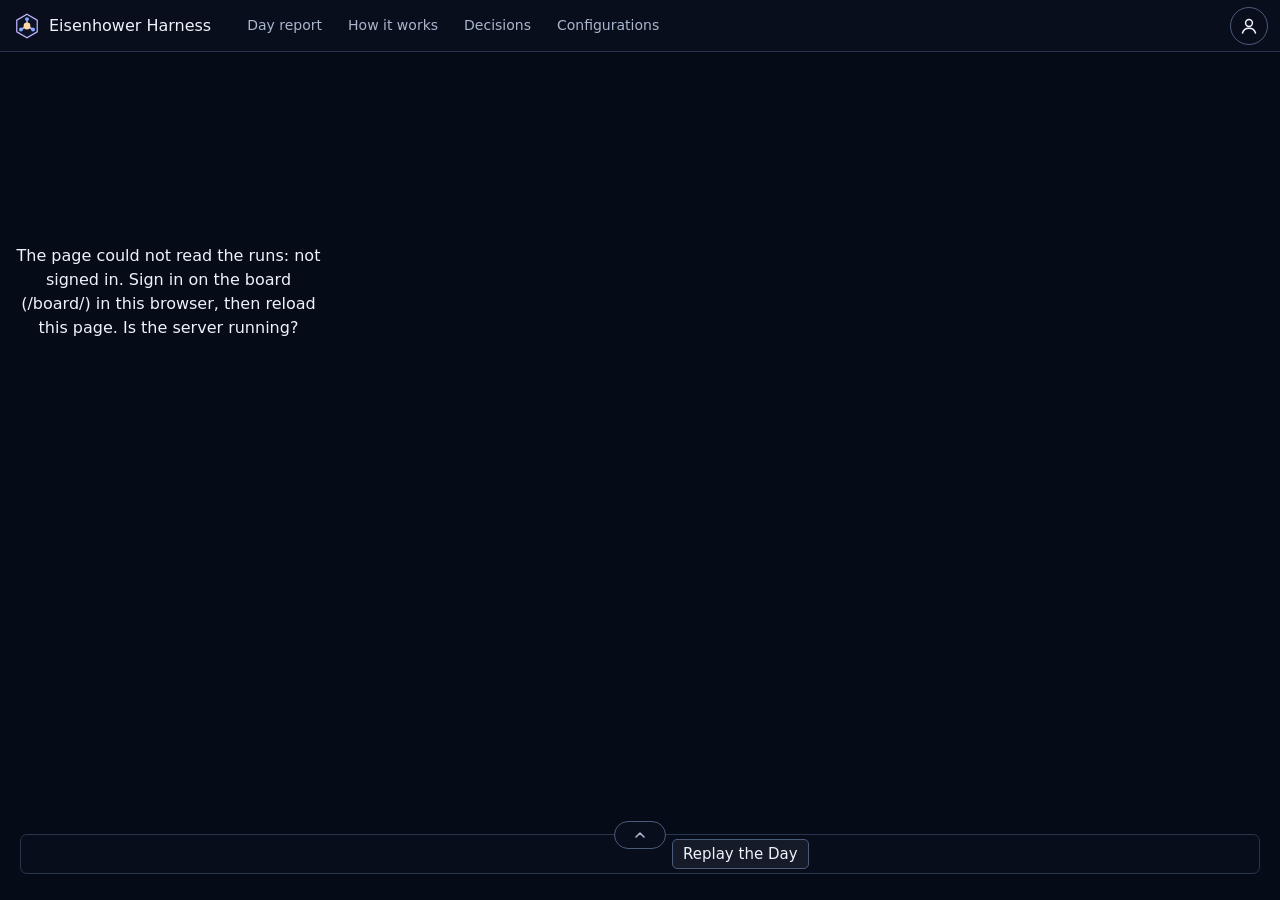
<file: harness/index.html>
<!doctype html>
<html lang="en">
<head>
<meta charset="utf-8">
<meta name="viewport" content="width=device-width, initial-scale=1">
<title>Eisenhower Harness</title>
<link rel="icon" type="image/svg+xml" href="data:image/svg+xml,%3Csvg%20xmlns%3D%22http%3A%2F%2Fwww.w3.org%2F2000%2Fsvg%22%20width%3D%2232%22%20height%3D%2232%22%20viewBox%3D%220%200%2032%2032%22%3E%3Cpath%20d%3D%22M16%201.5%2028.6%208.75v14.5L16%2030.5%203.4%2023.25V8.75z%22%20fill%3D%22%230b1324%22%20stroke%3D%22%23c4b5ff%22%20stroke-width%3D%221.5%22%2F%3E%3Cpath%20d%3D%22M16%2016V7.5M16%2016l-7.4%204.3M16%2016l7.4%204.3%22%20stroke%3D%22%23c4b5ff%22%20stroke-width%3D%221.8%22%20stroke-linecap%3D%22round%22%2F%3E%3Ccircle%20cx%3D%2216%22%20cy%3D%227.5%22%20r%3D%222.4%22%20fill%3D%22%2386a9ff%22%2F%3E%3Ccircle%20cx%3D%228.6%22%20cy%3D%2220.3%22%20r%3D%222.4%22%20fill%3D%22%2386a9ff%22%2F%3E%3Ccircle%20cx%3D%2223.4%22%20cy%3D%2220.3%22%20r%3D%222.4%22%20fill%3D%22%2386a9ff%22%2F%3E%3Ccircle%20cx%3D%2216%22%20cy%3D%2216%22%20r%3D%224.2%22%20fill%3D%22%23ffd9a0%22%2F%3E%3C%2Fsvg%3E">
<meta name="description" content="Live view and replay of Eisenhower runs: how each agent session worked, what it decided and what it cost at API prices.">
<link rel="stylesheet" href="harness.css">
</head>
<body>
<a class="skip" href="#c-sessions" id="skip">Skip to the list of sessions</a>
<canvas id="core" aria-hidden="true"></canvas>
<header class="top">
  <h1 class="brand"><svg width="26" height="26" viewBox="0 0 32 32" aria-hidden="true"><path d="M16 1.5 28.6 8.75v14.5L16 30.5 3.4 23.25V8.75z" fill="#0b1324" stroke="#c4b5ff" stroke-width="1.5"/><path d="M16 16V7.5M16 16l-7.4 4.3M16 16l7.4 4.3" stroke="#c4b5ff" stroke-width="1.8" stroke-linecap="round"/><circle cx="16" cy="7.5" r="2.4" fill="#86a9ff"/><circle cx="8.6" cy="20.3" r="2.4" fill="#86a9ff"/><circle cx="23.4" cy="20.3" r="2.4" fill="#86a9ff"/><circle cx="16" cy="16" r="4.2" fill="#ffd9a0"/></svg><span>Eisenhower Harness</span></h1>
  <nav aria-label="Pages"><ul>
    <li><button class="nv" aria-expanded="false" data-v="report">Day report</button></li>
    <li><button class="nv" aria-expanded="false" data-v="flow">How it works</button></li>
    <li><button class="nv" aria-expanded="false" data-v="decisions">Decisions</button></li>
    <li><button class="nv" aria-expanded="false" data-v="config">Configurations</button></li>
  </ul></nav>
  <button class="prof" id="prof" type="button" aria-label="Your profile" aria-haspopup="menu" aria-expanded="false"><svg width="20" height="20" viewBox="0 0 20 20" fill="none" stroke="currentColor" stroke-width="1.5" stroke-linecap="round" aria-hidden="true"><circle cx="10" cy="7" r="3.4"/><path d="M3.5 17c.9-3.2 3.4-4.8 6.5-4.8s5.6 1.6 6.5 4.8"/></svg></button>
</header>
<div class="pmenu" id="pmenu" role="menu" aria-label="Profile"><button type="button" role="menuitem" id="pm-prefs">Preferences</button><button type="button" role="menuitem" id="pm-view"></button></div>
<section id="prefs" role="dialog" aria-labelledby="pf-title"></section>
<main id="stage" aria-label="The day: master in the centre, its lists around it. Each task and session keeps its place."></main>
<div class="dock" id="dockL" role="region" aria-label="Left menu"></div>
<div class="dock" id="dockR" role="region" aria-label="Right menu"></div>
<div class="hud closed" id="hud">
    
  <div class="transport" id="transport" role="group" aria-label="Replay"><button class="ph" id="ph" type="button" aria-controls="transport"><svg width="14" height="14" viewBox="0 0 14 14" fill="none" stroke="currentColor" stroke-width="1.6" stroke-linecap="round" stroke-linejoin="round" aria-hidden="true"><path d="M3 9l4-4 4 4"/></svg></button>
    <button class="btn primary" id="play">Pause</button>
    <div class="clock" id="clock"></div>
    <button class="btn" id="replay" type="button">Replay the Day</button>
    <div class="scrubw"><label class="vh" for="scrub">Replay position</label><input type="range" id="scrub" min="0" max="1000" value="0"></div>
    <button class="btn" id="speed" aria-label="Replay speed">1x</button>
    <div class="pair"><button class="btn" id="prev" aria-label="Previous event">Back</button><button class="btn" id="next" aria-label="Next event">Next</button></div>
  </div>
</div>
<p class="vh" role="status" id="sr"></p>
<div id="tree"></div>
<aside class="panel" id="panel" aria-labelledby="p-title"><div id="rz" role="separator" tabindex="0" aria-orientation="vertical" aria-label="Session details width. Arrow keys resize, Home narrow, End full." aria-valuemin="340" aria-valuemax="2000" aria-valuenow="440"></div><button class="x" id="px" aria-label="Close">&times;</button><div id="pc"></div></aside>
<div id="lg" hidden></div>

<div id="tip"></div>


<script src="harness-remote.js" defer></script>
<script src="harness-data.js" defer></script>
<script src="config.js" defer></script>
<script src="harness.js" defer></script>
</body>
</html>
</file>
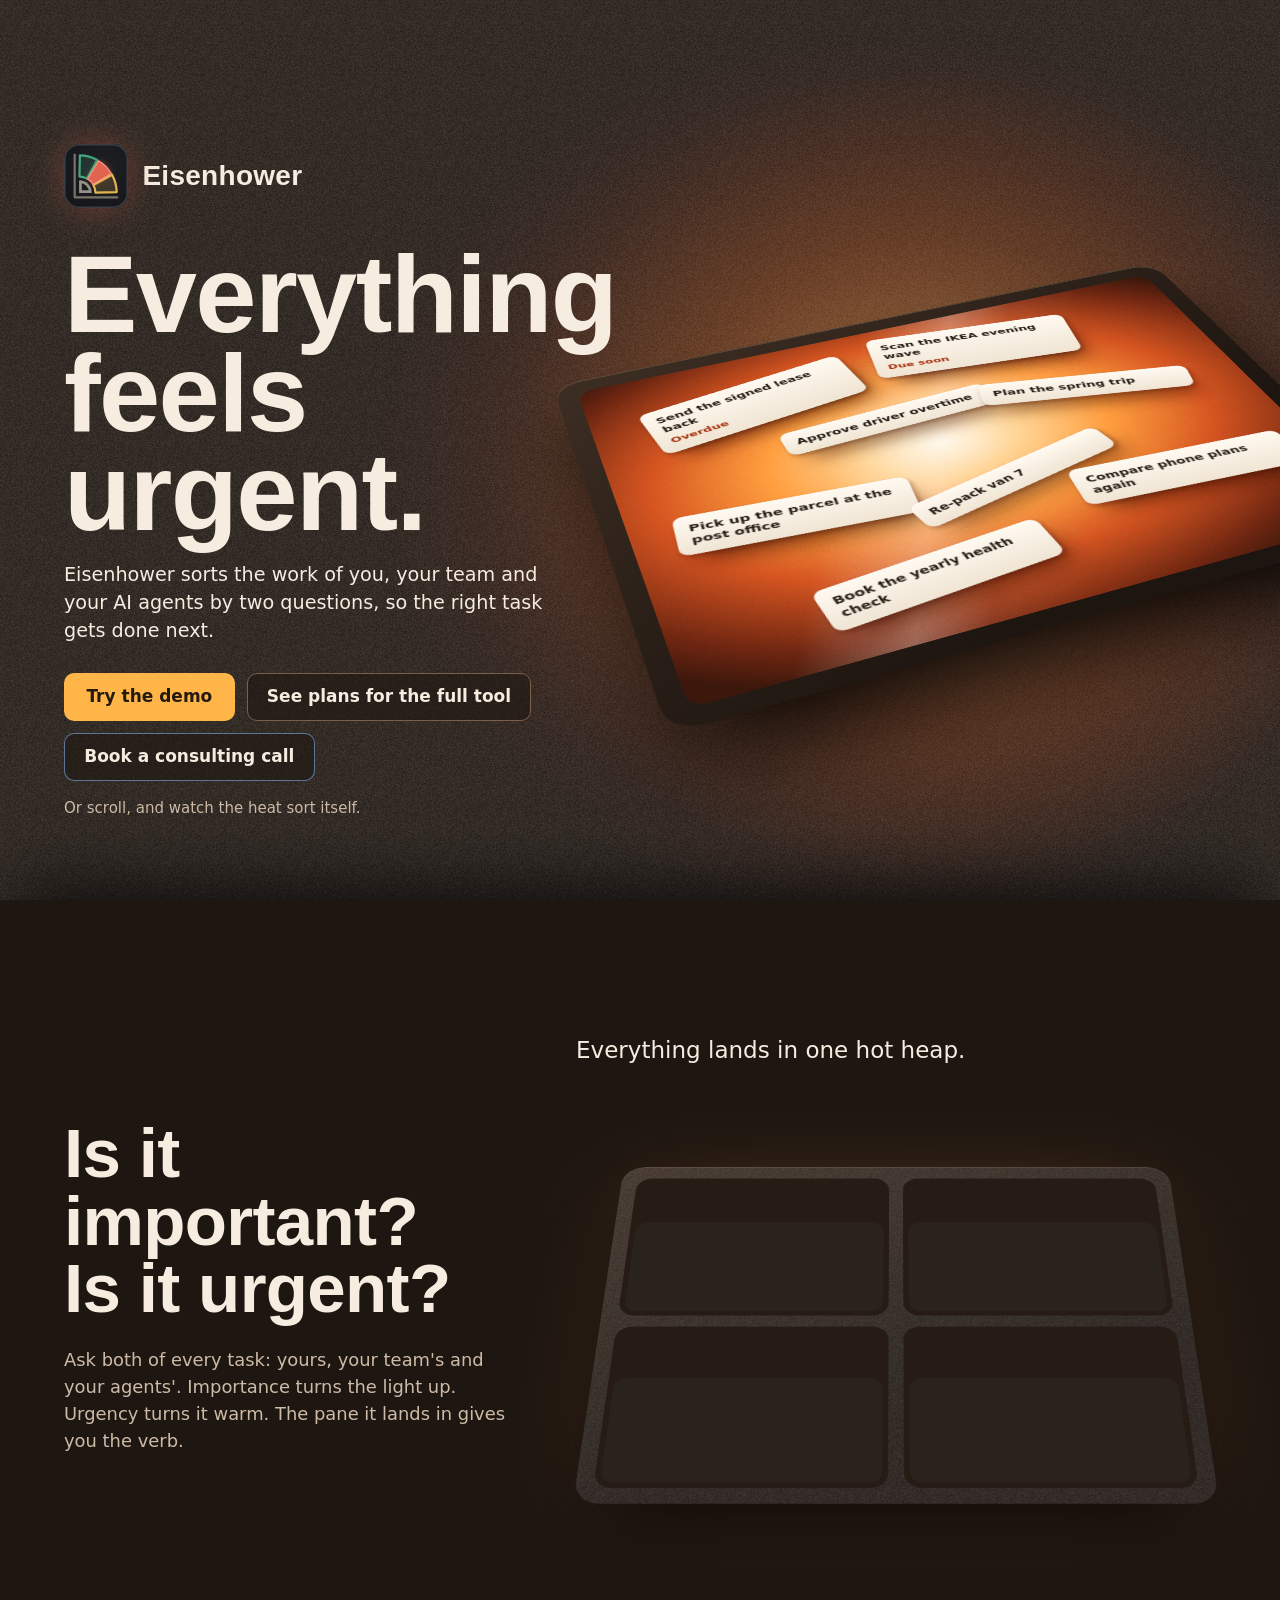
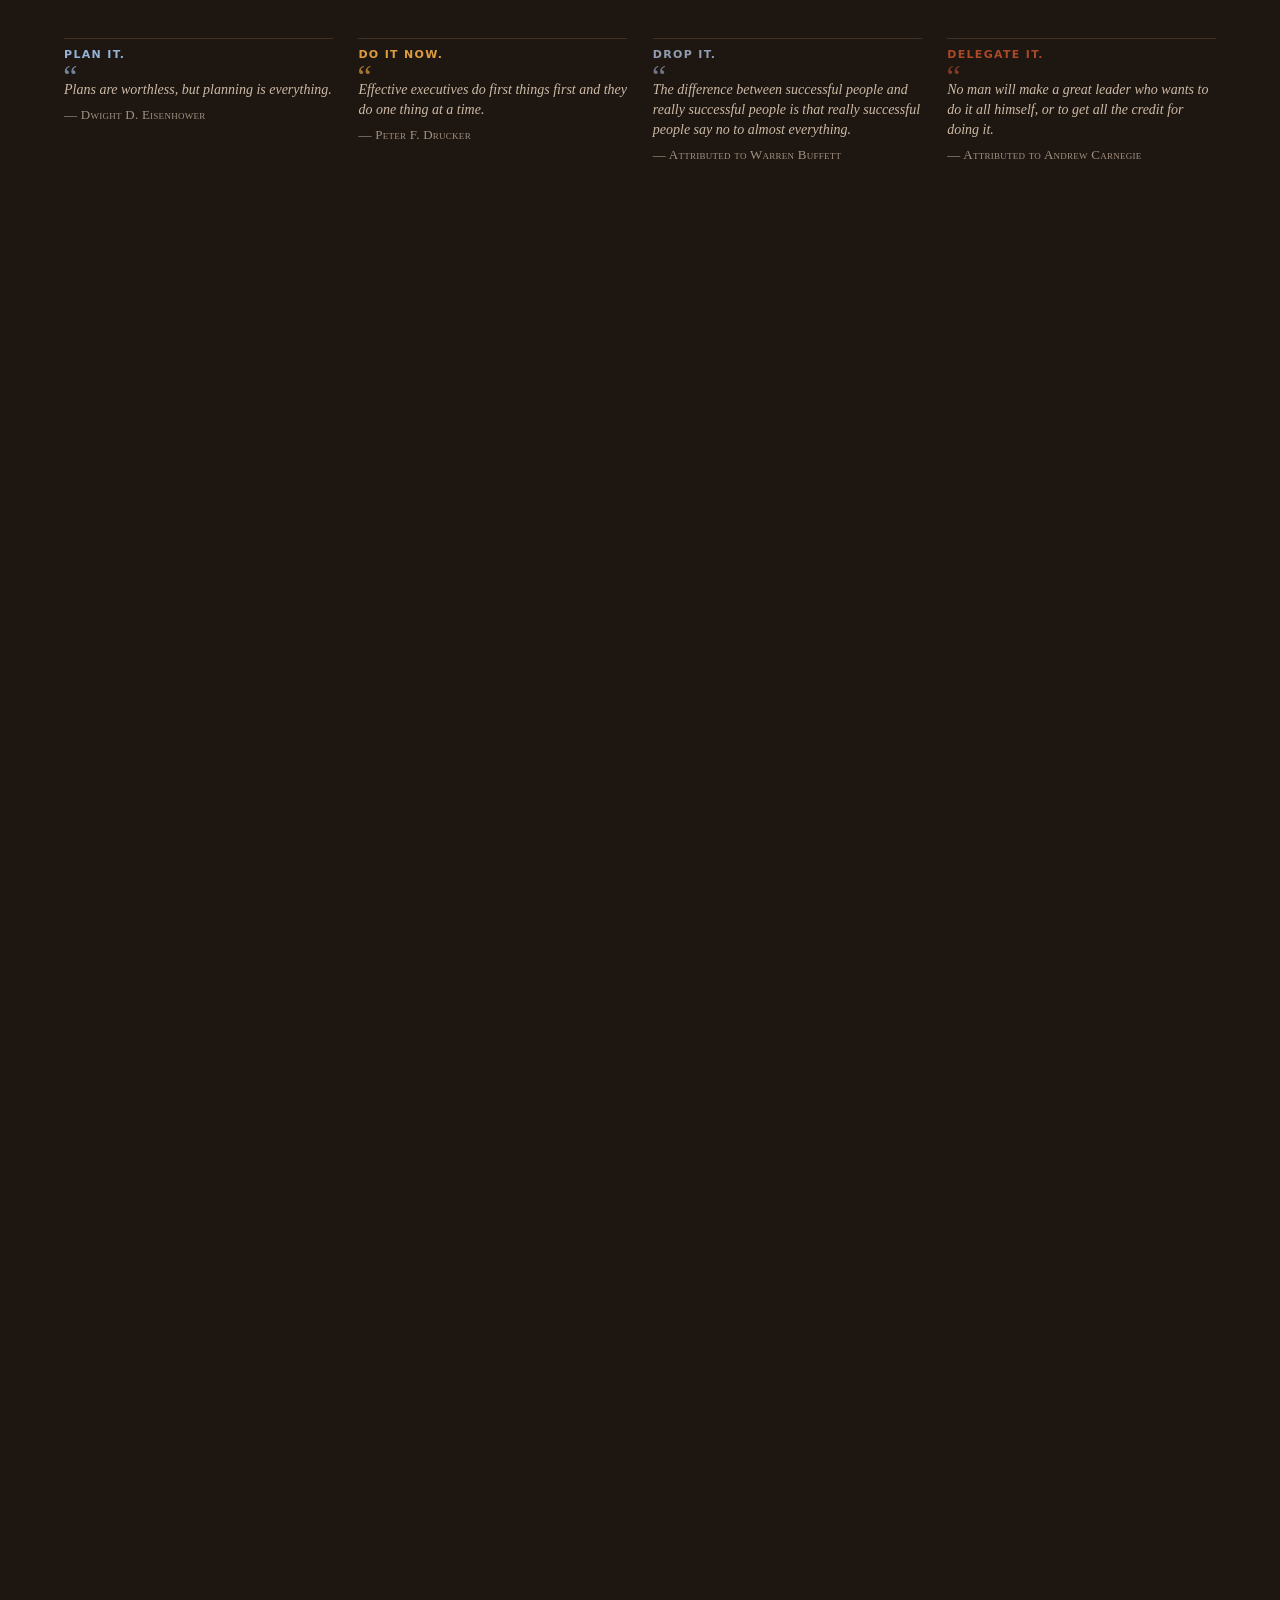
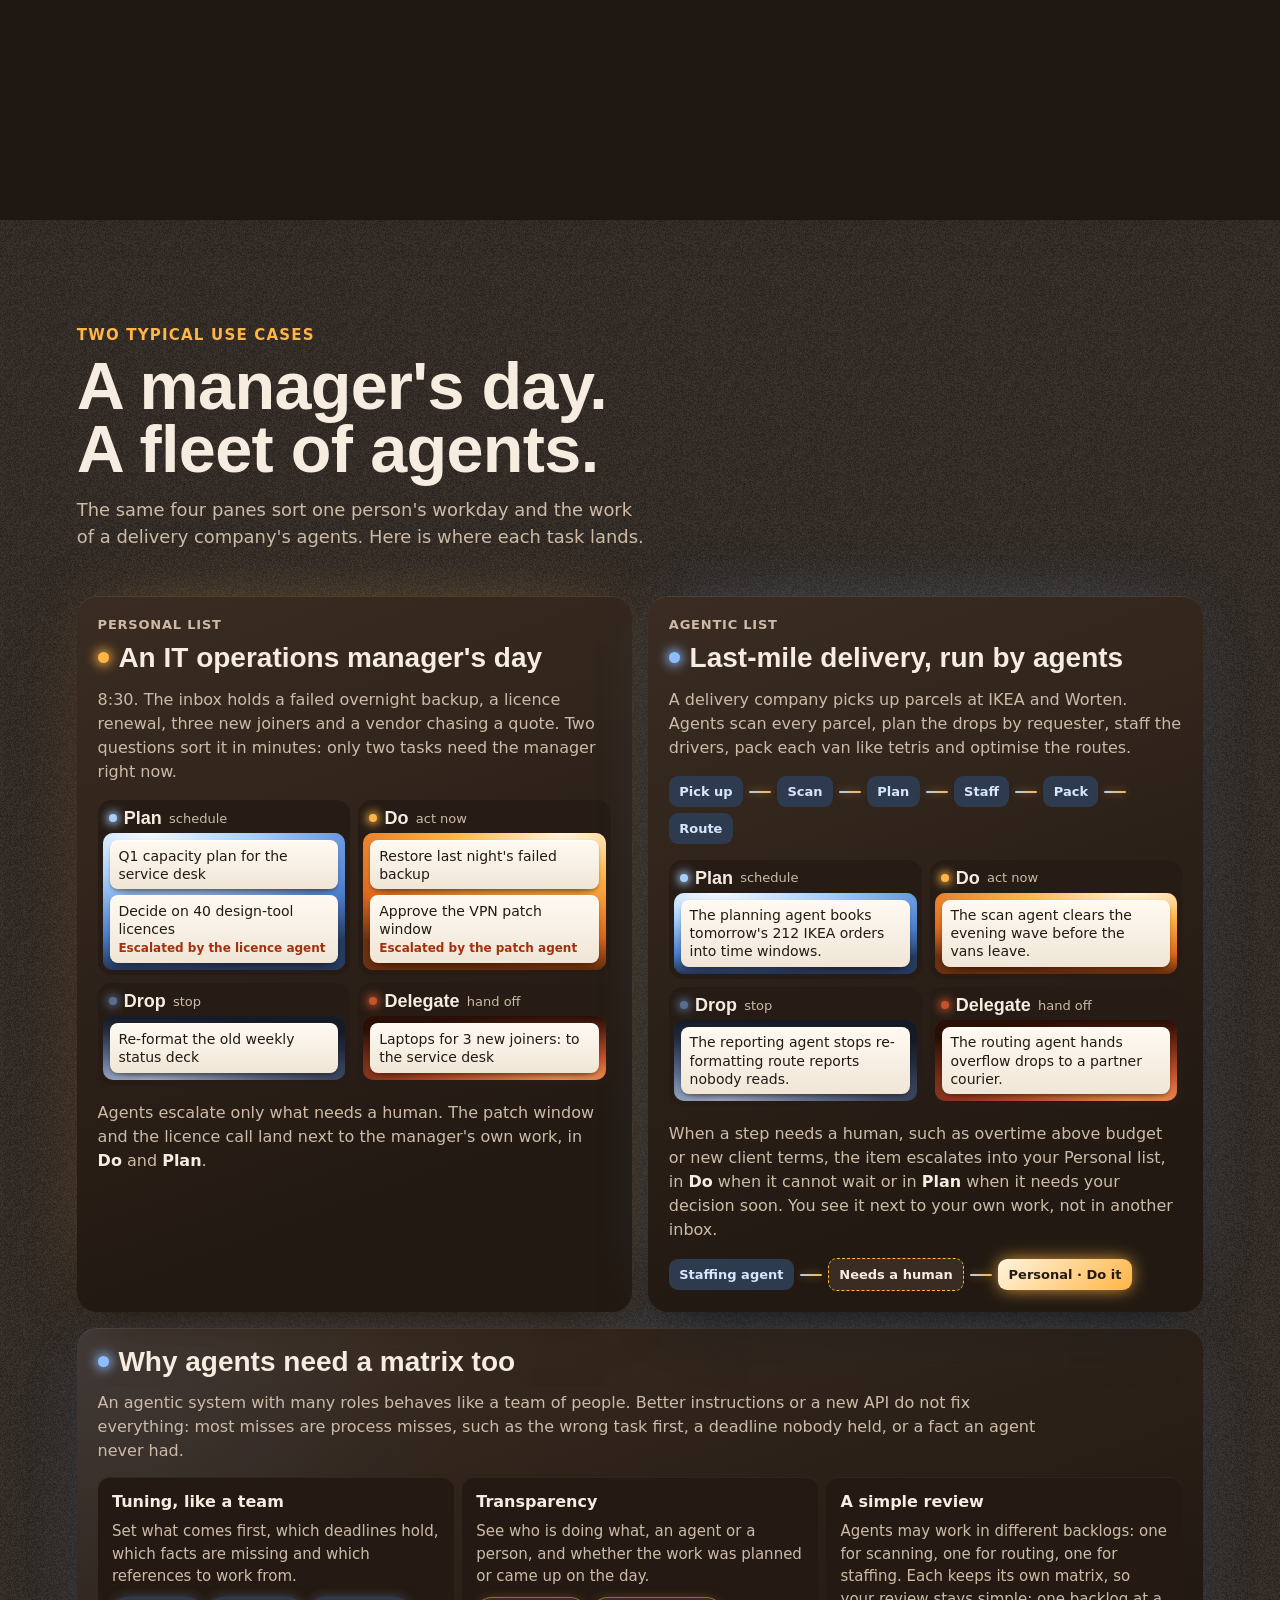
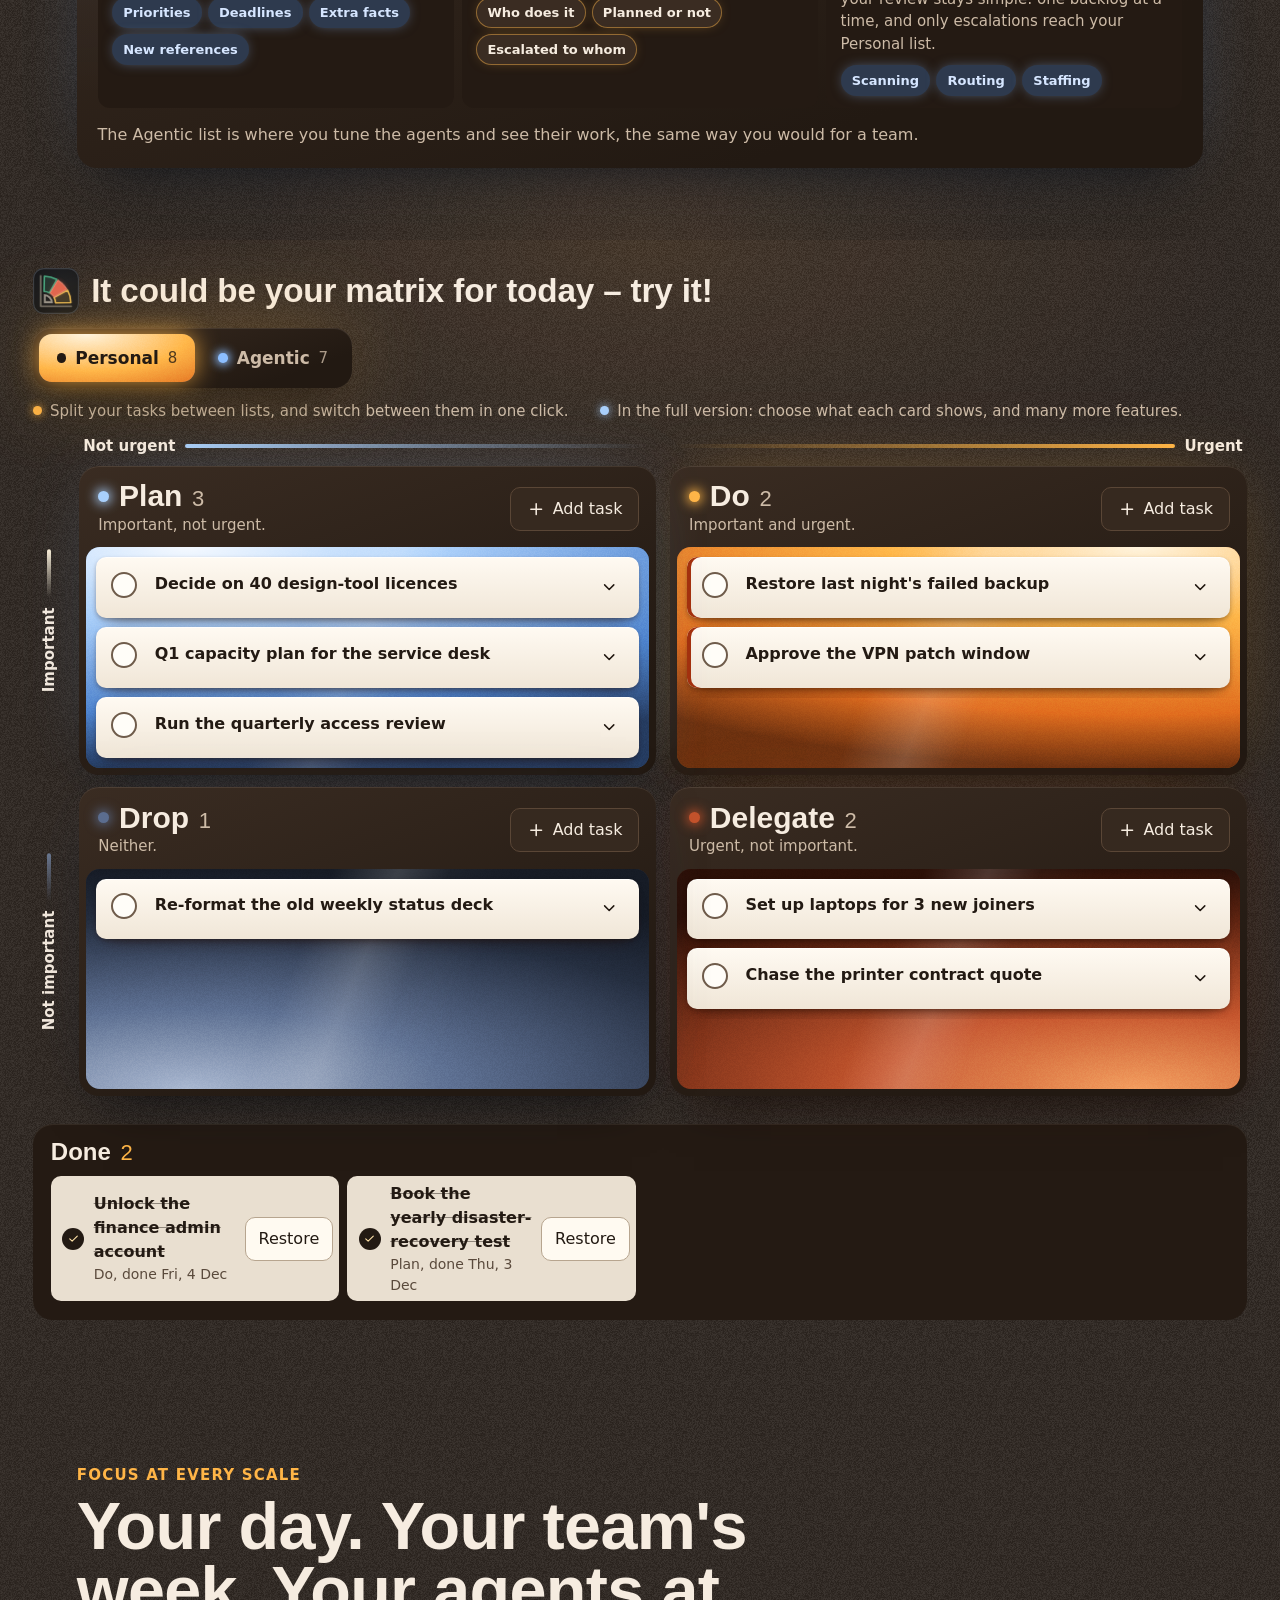
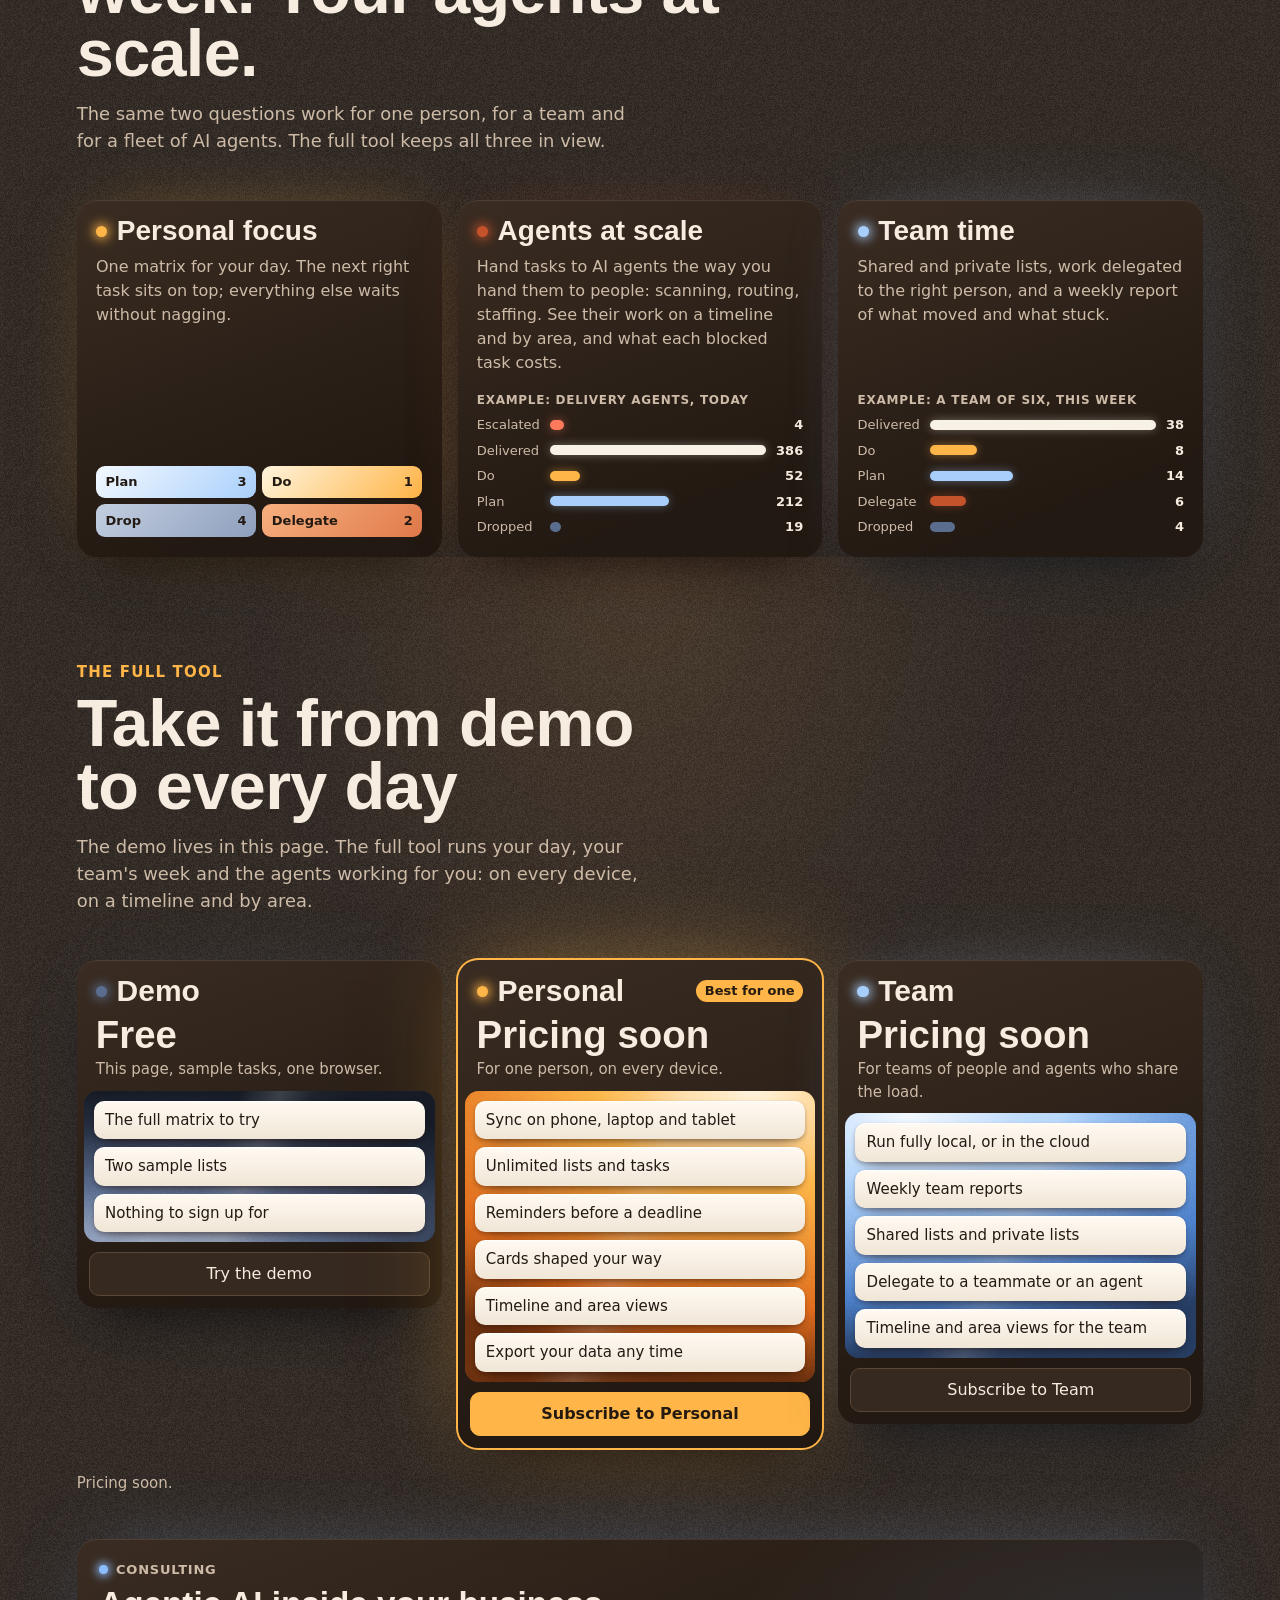
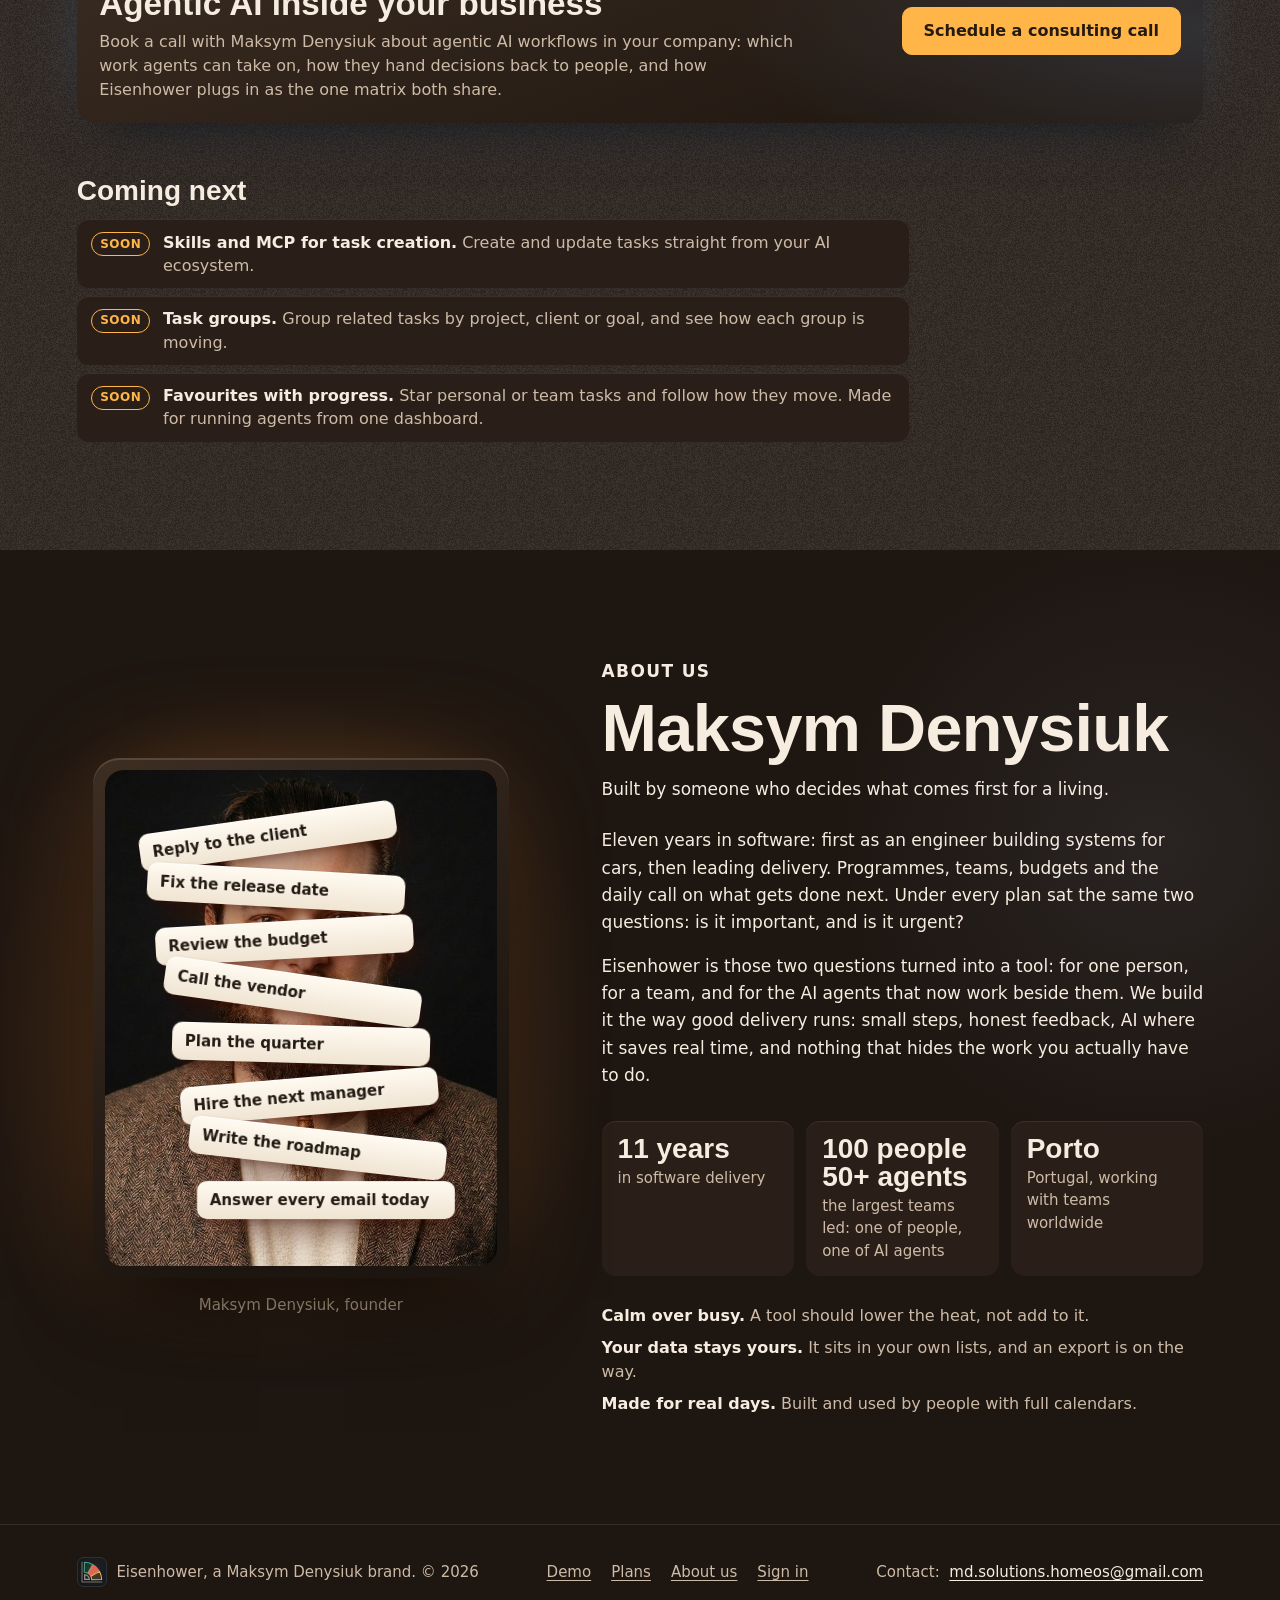
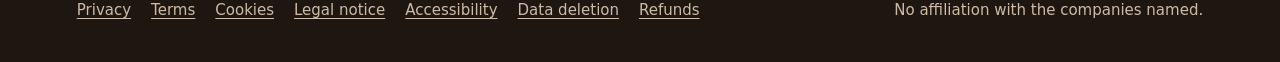
<file: site/index.html>
<!doctype html>
<html lang="en">
<head>
<meta charset="utf-8">
<meta name="viewport" content="width=device-width, initial-scale=1">
<title>Eisenhower: focus for you, your team and your agents</title>
<meta name="description" content="An Eisenhower matrix for personal focus, team time and AI agents at scale: sort the work by two questions, then do the right task next.">
<meta name="theme-color" content="#1e1611">
<link rel="icon" type="image/svg+xml" href="[data-uri]">
<script>document.documentElement.classList.add('js')</script>
<style>/* scenes/stage.css */
/* tasteskill / scenes / stage.css — the held stage under every scroll scene (scenes.md).
   Without .is-live (no script, a failed CDN, reduced motion, a phone set to 'rest') a scene is an ordinary
   section showing its finished composition. With it, the section is (hold + 1) screens tall and the
   stage sticks to the viewport for the hold. */

.scene { position: relative; }
.scene > .scene-stage { position: relative; }

html.js .scene.is-live { height: calc((var(--hold, 2) + 1) * 100svh); }
html.js .scene.is-live > .scene-stage {
  position: sticky;
  top: 0;
  height: 100svh;
  overflow: clip;       /* clip, not hidden: hidden would make the stage a scroll container */
  contain: layout paint;
}

/* Everything a scene moves is composited; nothing it moves is laid out again. */
.scene.is-live [data-move] { will-change: transform, opacity; }

/* Lenis */
html.is-smooth { scroll-behavior: auto; }
html.is-smooth body { overscroll-behavior: none; }

@media (prefers-reduced-motion: reduce) {
  html.js .scene.is-live { height: auto; }
  html.js .scene.is-live > .scene-stage { position: relative; height: auto; }
}
</style>
<style>/* scenes/receding-hero.css */
/* cinematic-motion / catalogue / receding-hero. Finished composition: the hero (picture with its copy on
   a flat scrim), then the next section as an ordinary block. */

.rh-hero { position: relative; min-height: 88svh; display: grid; align-items: end; overflow: hidden; }
.rh-picture { position: absolute; inset: 0; }
.rh-picture > * { width: 100%; height: 100%; }
.rh-picture > img, .rh-picture > video { object-fit: cover; display: block; }
.rh-copy {
  position: relative; z-index: 1; margin: 0 clamp(1.25rem, 6vw, 6rem) 8svh; max-width: 40rem;
  padding: clamp(1.25rem, 3vw, 2.25rem); background: rgb(0 0 0 / 0.62); color: #fff;
}
.rh-title { font: 400 clamp(2.5rem, 6.5vw, 5.5rem)/1.02 var(--font-display, Georgia, serif); margin: 0 0 1rem; letter-spacing: -0.015em; }
.rh-line { margin: 0 0 1.5rem; font: 400 clamp(1.125rem, 1.6vw, 1.375rem)/1.45 var(--font-text, system-ui, sans-serif); }
.rh-action {
  display: inline-block; min-height: 44px; padding: 0.8rem 1.4rem; background: #fff; color: var(--ink, #161616);
  font: 600 1.0625rem/1.2 var(--font-text, system-ui, sans-serif); text-decoration: none;
}
.rh-action:focus-visible { outline: 3px solid var(--accent, #1d4ed8); outline-offset: 3px; }
.rh-next { padding: 14svh clamp(1.25rem, 6vw, 6rem); background: var(--ground, #f5f5f2); color: var(--ink, #161616); }
.rh-next h2 { font: 400 clamp(2rem, 4.5vw, 3.75rem)/1.05 var(--font-display, Georgia, serif); margin: 0 0 1.25rem; }
.rh-next p { max-width: 34rem; margin: 0; font-size: 1.125rem; line-height: 1.6; }
.rh-shade { position: absolute; inset: 0; background: rgb(0 0 0 / 0.5); opacity: 0; visibility: hidden; pointer-events: none; }

/* Live: the hero fills the held screen; the next section waits below it and rises over it. */
.scene.is-live .rh-hero { position: absolute; inset: 0; min-height: 0; will-change: clip-path, transform; clip-path: inset(0% 0% 0% 0% round 0rem); }
.scene.is-live .rh-picture { will-change: transform; }
.scene.is-live .rh-next { position: absolute; left: 0; right: 0; bottom: 0; min-height: 62svh; z-index: 2; will-change: transform; }
</style>
<style>/* scenes/light-sort.css */
/* p3 / scenes / light-sort. Finished composition: the title and the four beats, then the light table with
   every slip in its pane, every lamp on and every verb on its frame. That is what reduced motion, no script
   and the end of the scrub all show. */

.ls { display: grid; gap: clamp(1.5rem, 4vw, 3.5rem); padding: 14svh clamp(1.25rem, 6vw, 6rem) 12svh; align-items: center; }
@media (min-width: 900px) { .ls { grid-template-columns: minmax(18rem, 26rem) 1fr; } }
.ls-title { font: 700 clamp(2.4rem, 5vw, 4.4rem)/0.98 var(--font-display); font-stretch: 75%; color: var(--ink); margin: 0 0 1.5rem; letter-spacing: -0.01em; max-width: 9ch; }
.ls-beats { margin: 0; padding: 0 0 0 1.3em; display: grid; gap: 0.75rem; font: 400 clamp(1.125rem, 1.5vw, 1.3rem)/1.4 var(--font-text); color: var(--ink); }
.ls-beat::marker { color: var(--muted); }

.ls-view { perspective: 1700px; perspective-origin: 50% 20%; }
.ls-table {
  position: relative; display: grid; grid-template-columns: 1fr 1fr; gap: clamp(8px, 1.2vw, 16px);
  padding: clamp(10px, 1.4vw, 18px); border-radius: 26px; transform-origin: 50% 60%;
  background-color: #2a2019;
  background-image: var(--grain, linear-gradient(transparent, transparent)), linear-gradient(160deg, #3a2c22, #1f1712 70%);
  box-shadow: 0 1px 0 rgb(255 236 210 / 0.12) inset, 0 40px 80px -30px rgb(0 0 0 / 0.8), 0 0 120px -20px rgb(255 160 70 / 0.18);
}
.ls-heat {
  position: absolute; inset: 0; border-radius: inherit; pointer-events: none; z-index: 2; mix-blend-mode: screen;
  background: radial-gradient(50% 50% at 50% 50%, rgb(255 200 120 / 0.85), rgb(255 110 30 / 0.6) 40%, rgb(200 50 20 / 0.3) 70%, transparent 90%);
  opacity: 0; visibility: hidden;
}
.ls-pane { position: relative; display: grid; grid-template-rows: auto 1fr; border-radius: 18px; background: #261c15; padding: 6px; min-width: 0; }
.ls-label { padding: 8px 10px 10px; color: var(--ink); }
.ls-label h3 { margin: 0; font: 700 clamp(1.25rem, 2vw, 1.75rem)/1 var(--font-display); font-stretch: 75%; }
.ls-label p { margin: 4px 0 0; font: 400 0.9375rem/1.3 var(--font-text); color: var(--muted); }
.ls-glass { position: relative; border-radius: 13px; min-height: clamp(7rem, 14vw, 11rem); background-color: var(--glass, #33281f); padding: clamp(8px, 1vw, 14px); }
.ls-clip { position: absolute; inset: 0; border-radius: inherit; overflow: clip; pointer-events: none; }
.ls-light, .ls-gloss { position: absolute; inset: 0; pointer-events: none; }
.ls-light { background: var(--light); }
.ls-light::after { content: ''; position: absolute; inset: 0; background-image: var(--grain, linear-gradient(transparent, transparent)); opacity: 0.5; mix-blend-mode: overlay; }
.ls-gloss { background: linear-gradient(105deg, transparent 30%, rgb(255 255 255 / 0.22) 46%, rgb(255 255 255 / 0.04) 54%, transparent 70%); opacity: 0; visibility: hidden; }
.ls-slips { position: relative; list-style: none; margin: 0; padding: 0; display: grid; gap: 8px; align-content: start; }
.ls-slip {
  position: relative; padding: 9px 11px; border-radius: 10px; color: var(--paper-ink);
  background-color: var(--paper); background-image: linear-gradient(180deg, #fffaf2, #efe5d6);
  font: 500 clamp(0.875rem, 1.05vw, 1rem)/1.25 var(--font-text);
  box-shadow: 0 1px 0 rgb(255 255 255 / 0.7) inset, 0 12px 18px -10px rgb(30 10 0 / 0.55), 0 2px 4px rgb(30 10 0 / 0.3);
}

/* Live: the stage holds the screen; text left, the table tilted in depth on the right. */
.scene.is-live .ls { height: 100%; padding: 8svh clamp(1.25rem, 5vw, 5rem); box-sizing: border-box; }
.scene.is-live .ls-text { align-self: center; }
.scene.is-live .ls-beats { list-style: none; padding: 0; display: grid; font-size: clamp(1.375rem, 2.2vw, 2rem); line-height: 1.2; max-width: 16ch; }
.scene.is-live .ls-beat { grid-area: 1 / 1; will-change: transform, opacity; }
.scene.is-live .ls-table { will-change: transform; }
.scene.is-live .ls-slip { will-change: transform, opacity; }
.scene.is-live .ls-label { will-change: transform, opacity; }
@media (max-width: 899px) {
  .scene.is-live .ls { display: flex; flex-direction: column; justify-content: center; gap: 1rem; padding: 4svh 16px; }
  .scene.is-live .ls-title { font-size: 2rem; margin-bottom: 0.5rem; max-width: none; }
  .scene.is-live .ls-beats { font-size: 1.25rem; max-width: none; min-height: 3em; }
  .scene.is-live .ls-glass { min-height: 0; padding: 6px; }
  .scene.is-live .ls-label { padding: 6px 6px 6px; }
  .scene.is-live .ls-label p { display: none; }
  .scene.is-live .ls-slip { padding: 6px 8px; font-size: 0.8125rem; }
}
</style>
<style>/* src/app.css */
/* p3 · Light table. The matrix as four panes of lit glass: brightness is importance, warmth is urgency.
   Tokens first; the scenes read --ground, --ink, --muted, --accent, --font-display, --font-text. */
:root {
  --ground: #1e1611;          /* walnut: the body of the light table */
  --ground-2: #2a1f18;        /* frame */
  --ground-3: #36291f;        /* raised frame, inputs */
  --ink: #f6ece0;             /* warm paper white on the frame */
  --muted: #cdbba7;
  --rule: #5a4636;
  --accent: #ffb547;          /* the Do lamp; primary actions */
  --accent-ink: #251a10;
  --paper: #f8f1e6;
  --paper-ink: #231a13;
  --paper-muted: #5a4a3c;
  --hot: #a52f0c;             /* overdue text on paper */
  --soon: #7b4700;
  --focus: #ffd98a;
  --font-display: Bahnschrift, 'DIN Alternate', 'Arial Narrow', sans-serif;
  --font-text: Bahnschrift, 'Segoe UI', system-ui, sans-serif;
  /* the four lamps: [core, lamp, edge] */
  --A-core: #fff4dd; --A-lamp: #ffb547; --A-edge: #e0691d; --A-glass: #8a4a1c;
  --B-core: #f4f9ff; --B-lamp: #a8cffb; --B-edge: #4b7fcc; --B-glass: #3c5578;
  --C-core: #f39a5c; --C-lamp: #c4532c; --C-edge: #5c2311; --C-glass: #4a2416;
  --D-core: #a6b5cf; --D-lamp: #5b6d8f; --D-edge: #232c3d; --D-glass: #2b3140;
  color-scheme: dark;
}
* { box-sizing: border-box; }
html { background: var(--ground); color: var(--ink); -webkit-text-size-adjust: 100%; }
body { margin: 0; background: var(--ground); font: 400 1rem/1.5 var(--font-text); }
button, input, select, textarea { font: inherit; color: inherit; }
a { color: var(--ink); text-underline-offset: 3px; }
:focus-visible { outline: 3px solid var(--focus); outline-offset: 3px; }
.vh { position: absolute !important; width: 1px; height: 1px; padding: 0; margin: -1px; overflow: hidden; clip: rect(0 0 0 0); white-space: nowrap; border: 0; }
svg.i { width: 1.15em; height: 1.15em; flex: none; fill: none; stroke: currentColor; stroke-width: 2; stroke-linecap: round; stroke-linejoin: round; }

/* ---------- buttons ---------- */
.btn { display: inline-flex; align-items: center; gap: 0.45rem; min-height: 44px; padding: 0.55rem 1rem; border-radius: 10px; border: 1px solid var(--rule); background: var(--ground-3); color: var(--ink); cursor: pointer; text-decoration: none; font-weight: 500; transition: background-color 160ms ease, border-color 160ms ease, transform 160ms ease; }
.btn:hover { background: #45352a; border-color: #7a604b; }
.btn:active { transform: translateY(1px); }
.btn-primary { background: var(--accent); border-color: var(--accent); color: var(--accent-ink); font-weight: 600; }
.btn-primary:hover { background: #ffc66e; border-color: #ffc66e; }
.btn-quiet { background: transparent; }

/* ---------- intro: receding hero (scene 1) ---------- */
.rh-hero { min-height: 100svh; background: var(--ground); }
.hero-scene { position: absolute; inset: 0; overflow: hidden;
  background-color: var(--ground);
  background-image: var(--grain, linear-gradient(transparent, transparent)), radial-gradient(55% 65% at 70% 52%, rgb(255 128 40 / 0.34), rgb(170 50 15 / 0.12) 55%, transparent 78%); }
.hero-spill { position: absolute; left: 38%; top: 8%; width: 70%; height: 90%; border-radius: 50%; background: radial-gradient(closest-side, rgb(255 190 110 / 0.35), rgb(255 110 30 / 0.12) 60%, transparent); animation: hum 5.5s ease-in-out infinite alternate; }
@keyframes hum { from { opacity: 0.75; } to { opacity: 1; } }
.hero-3d { position: absolute; left: 47%; top: 50%; width: min(56vw, 860px); aspect-ratio: 4 / 3; translate: 0 -50%; perspective: 1500px; }
.hero-table { position: absolute; inset: 0; border-radius: 30px; transform: rotateX(54deg) rotateZ(-22deg); transform-style: preserve-3d;
  background: linear-gradient(150deg, #3d2e23, #1d1510 75%);
  box-shadow: 0 2px 0 rgb(255 230 200 / 0.14) inset, 0 60px 90px -20px rgb(0 0 0 / 0.85); }
.hero-glass { position: absolute; inset: 22px; border-radius: 18px; overflow: hidden; transform-style: preserve-3d;
  background-color: #b4481a;
  background-image: radial-gradient(70% 65% at 48% 46%, #fff6e4 0%, #ffd08a 18%, #ff9a3c 38%, #d4521f 62%, #6a2410 88%, #3a160b 100%); }
.hero-glass::after { content: ''; position: absolute; inset: 0; background-image: var(--grain, linear-gradient(transparent, transparent)); mix-blend-mode: overlay; opacity: 0.6; }
.hero-gloss { position: absolute; inset: 0; background: linear-gradient(115deg, transparent 35%, rgb(255 255 255 / 0.28) 47%, rgb(255 255 255 / 0.05) 55%, transparent 66%); }
.hero-slip { position: absolute; left: var(--x); top: var(--y); width: 34%; padding: 0.7rem 0.85rem; border-radius: 10px;
  transform: translateZ(var(--z, 0px)) rotate(var(--r, 0deg)); color: var(--paper-ink);
  background-color: var(--paper); background-image: linear-gradient(180deg, #fffaf1, #f0e4d2);
  font: 600 clamp(0.875rem, 1.1vw, 1.05rem)/1.25 var(--font-text);
  box-shadow: 0 1px 0 rgb(255 255 255 / 0.8) inset, 10px 22px 26px -10px rgb(60 15 0 / 0.65), 2px 4px 6px rgb(60 15 0 / 0.35); }
.hero-slip small { display: block; margin-top: 0.3rem; font-weight: 700; color: var(--hot); font-size: 0.8125rem; }
.rh-copy { background: none; color: var(--ink); margin: 0 clamp(1.25rem, 5vw, 5rem) 9svh; padding: 0; max-width: 34rem; }
.brand { display: flex; align-items: center; gap: 0.9rem; margin: 0 0 clamp(1.5rem, 4svh, 3rem); font: 700 1.75rem/1 var(--font-display); font-stretch: 75%; letter-spacing: 0.01em; color: var(--ink); }
/* the brand mark: the Eisenhower logo from the brand book (Priority fan), dark rim because the site is always dark */
.logo { display: inline-grid; flex: none; }
.logo svg { display: block; width: 100%; height: 100%; --td-rim: #3A3D43; }
.logo-hero { width: 64px; height: 64px; filter: drop-shadow(0 0 18px rgb(224 100 79 / 0.35)); }
/* the hero mark waits until the first screen is ready, then plays its intro from the start (app.js, playHeroLogo) */
html.js .logo-hero:not(.go) svg { opacity: 0; }
.logo-app { width: 46px; height: 46px; }
.logo-foot { width: 30px; height: 30px; }
.rh-title { font: 700 clamp(3.4rem, 8.6vw, 8.6rem)/0.9 var(--font-display); font-stretch: 75%; letter-spacing: -0.015em; margin: 0 0 1.25rem; max-width: 7ch; }
.rh-line { font: 400 clamp(1.125rem, 1.5vw, 1.375rem)/1.45 var(--font-text); color: var(--ink); max-width: 30rem; margin: 0 0 1.75rem; }
.rh-action { display: inline-flex; align-items: center; gap: 0.5rem; min-height: 48px; padding: 0.8rem 1.4rem; border-radius: 10px; background: var(--accent); color: var(--accent-ink); font: 600 1.0625rem/1.2 var(--font-text); text-decoration: none; }
.rh-action:hover { background: #ffc66e; }
.rh-action:focus-visible { outline: 3px solid var(--focus); outline-offset: 3px; }
.rh-hint { display: block; margin-top: 1rem; color: var(--muted); font-size: 0.9375rem; }
.rh-actions { display: flex; flex-wrap: wrap; align-items: center; gap: 0.75rem; }
.rh-plans { display: inline-flex; align-items: center; min-height: 48px; padding: 0.8rem 1.2rem; border-radius: 10px; border: 1px solid #7a604b; color: var(--ink); font: 600 1.0625rem/1.2 var(--font-text); text-decoration: none; background: rgb(30 22 17 / 0.55); }
.rh-plans:hover { border-color: var(--accent); }
.rh-consult { cursor: pointer; border-color: rgb(140 190 255 / 0.55); }
.rh-consult:hover { border-color: #8cbeff; }
/* ---------- the two questions, merged with the light-sort scene (scene 2) ----------
   Left: the questions and what they do. Right: the beats above a smaller light table. The section rises over
   the receding hero (it starts a screen early, as the hero's own "next" panel did), on an opaque ground. */
#sort { background-color: var(--ground); }
html.js #intro.is-live + #sort { margin-top: -60svh; box-shadow: 0 -30px 60px -20px rgb(0 0 0 / 0.7); }
.ls-title { max-width: 14ch; font-size: clamp(2.4rem, 5.4vw, 5rem); }
.ls-lead { margin: 0; max-width: 30rem; color: var(--muted); font-size: clamp(1.0625rem, 1.4vw, 1.3rem); line-height: 1.5; }
@media (min-width: 900px) { .ls { grid-template-columns: minmax(20rem, 1fr) minmax(24rem, 40rem); } }
.ls-view { width: 100%; max-width: 40rem; justify-self: end; }
.ls-beats { margin: 0 0 1rem; }
.scene.is-live .ls-beats { font-size: clamp(1.25rem, 1.8vw, 1.6rem); line-height: 1.2; max-width: none; color: var(--ink); margin-bottom: clamp(0.75rem, 2svh, 1.25rem); }
.ls-view .ls-label h3 { font-size: clamp(1.1rem, 1.6vw, 1.45rem); }
.ls-view .ls-glass { min-height: clamp(5.5rem, 10vw, 8rem); }
@media (max-width: 899px) {
  .scene.is-live .ls-title { font-size: clamp(2rem, 9vw, 2.6rem); }
  .scene.is-live .ls-lead { font-size: 1rem; }
  .scene.is-live .ls-beats { font-size: 1.125rem; min-height: 2.5em; margin-bottom: 0.25rem; }
  .ls-view { justify-self: stretch; max-width: none; }
  /* one centred column: the questions, the changing phrases and the table share one left edge */
  .scene.is-live .ls > * { width: 100%; max-width: 36rem; align-self: center; }
}
/* the quotes close the section as quiet references (small, muted, nothing to focus on), set classically: a serif
   italic line under a small open-quote mark in the verb's lamp colour, the author after a dash. On a live scene the
   row is pulled up under the light table (placeSayings). */
.sayings { padding: clamp(1.25rem, 3svh, 2rem) clamp(1.25rem, 6vw, 6rem) clamp(3rem, 8svh, 5rem); }
.sayings[hidden] { display: none; }
.ls-quotes { grid-column: 1 / -1; }
.ls-quotes:empty { display: none; }
/* wide and live: the stage holds the two columns, then the quote row at its foot */
@media (min-width: 900px) {
  .scene.is-live .ls { grid-template-rows: minmax(0, 1fr) auto; padding-top: 6svh; padding-bottom: 4svh; row-gap: clamp(0.75rem, 2svh, 1.5rem); }
}
.fq-row { display: grid; grid-template-columns: repeat(4, minmax(0, 1fr)); gap: clamp(1rem, 2vw, 2rem); }
@media (max-width: 1099px) { .fq-row { grid-template-columns: repeat(2, minmax(0, 1fr)); } }
@media (max-width: 599px) { .fq-row { grid-template-columns: 1fr; } }
.fq { margin: 0; padding-top: 0.6rem; border-top: 1px solid rgb(90 70 54 / 0.6); min-width: 0; }
.fq[data-q="A"] { --glowc: var(--A-lamp); } .fq[data-q="B"] { --glowc: var(--B-lamp); } .fq[data-q="C"] { --glowc: var(--C-lamp); } .fq[data-q="D"] { --glowc: var(--D-core); }
.fq-verb { margin: 0 0 0.2rem; color: var(--glowc); font: 600 0.6875rem/1 var(--font-text); letter-spacing: 0.12em; text-transform: uppercase; opacity: 0.85; }
.fq blockquote { position: relative; margin: 0; padding-top: 1.05rem; color: var(--muted); font: italic 400 0.875rem/1.45 Georgia, 'Times New Roman', serif; }
.fq blockquote::before { content: '\201C'; position: absolute; top: -0.2rem; left: -0.05rem; color: var(--glowc); font: 400 2rem/1 Georgia, 'Times New Roman', serif; opacity: 0.6; }
.fq figcaption { margin-top: 0.4rem; color: rgb(205 187 167 / 0.75); font: 400 0.8125rem/1.3 Georgia, 'Times New Roman', serif; letter-spacing: 0.02em; font-variant: small-caps; }
.fq figcaption::before { content: '\2014\00A0'; }
/* the logos: the demo's mark waits until the demo is reached, then plays its intro (app.js, watchLogos); a logo off
   screen pauses its glow cycle, so the blurred glow does not repaint while the page scrolls */
html.js .logo-app:not(.go) svg { opacity: 0; }
.logo.off svg, .logo.off svg * { animation-play-state: paused !important; }
@media (max-width: 767px) {
  .hero-3d { left: 9vw; top: 3%; width: 86vw; translate: none; }
  .hero-table { transform: rotateX(50deg) rotateZ(-14deg); }
  .hero-slip { width: 36%; font-size: 0.8125rem; padding: 0.5rem 0.6rem; }
  .hero-slip small { display: none; }
  .rh-copy { margin: 0 16px 6svh; padding: 1.25rem; border-radius: 16px; background: rgb(30 22 17 / 0.88); }
  .rh-title { font-size: clamp(3rem, 15vw, 4.5rem); }
}

/* ---------- intro: light-sort (scene 2) pane lights. Layout: Plan | Do over Drop | Delegate (urgent on the right) ---------- */
.ls-glass { --glass: #2a221c !important; }
.ls-pane[data-q="A"] { --light: radial-gradient(120% 95% at 78% 8%, var(--A-core), var(--A-lamp) 38%, var(--A-edge) 78%, #5a2a10); --glass: var(--A-glass); }
.ls-pane[data-q="B"] { --light: radial-gradient(120% 95% at 22% 8%, var(--B-core), var(--B-lamp) 38%, var(--B-edge) 78%, #23385a); --glass: var(--B-glass); }
.ls-pane[data-q="C"] { --light: radial-gradient(120% 95% at 78% 92%, var(--C-core), var(--C-lamp) 40%, var(--C-edge) 80%, #2a0f07); --glass: var(--C-glass); }
.ls-pane[data-q="D"] { --light: radial-gradient(120% 95% at 22% 92%, var(--D-core), var(--D-lamp) 40%, var(--D-edge) 80%, #151a24); --glass: var(--D-glass); }

/* ---------- app ---------- */
.app { position: relative; padding: clamp(1rem, 2.4vw, 1.75rem) clamp(1rem, 2.6vw, 2.5rem) 2.5rem;
  background-color: var(--ground); background-image: var(--grain, linear-gradient(transparent, transparent)), radial-gradient(70% 40% at 50% 0%, rgb(255 170 80 / 0.10), transparent 70%); }
.app-head { display: flex; flex-wrap: wrap; align-items: center; gap: 0.75rem 1rem; margin-bottom: 0.5rem; }
.app-title { display: flex; align-items: center; gap: 0.75rem; margin-right: auto; }
.app-title h2 { margin: 0; font: 700 clamp(1.75rem, 2.6vw, 2.25rem)/1 var(--font-display); font-stretch: 75%; letter-spacing: -0.005em; }
.app-title h2:focus { outline: none; }
.app-title h2:focus-visible { outline: 3px solid var(--focus); outline-offset: 4px; }
.tools { display: flex; flex-wrap: wrap; align-items: center; gap: 0.5rem; }
.tools-meta { display: inline-flex; flex-wrap: wrap; gap: 0.5rem; }
.field-inline { display: inline-flex; align-items: center; gap: 0.5rem; color: var(--muted); font-size: 0.9375rem; }
select, input[type="text"], input[type="email"], input[type="datetime-local"], input:not([type]), textarea { min-height: 44px; padding: 0.5rem 0.7rem; border-radius: 8px; border: 1px solid var(--rule); background: var(--ground-3); color: var(--ink); }
select { padding-right: 2rem; cursor: pointer; }
.feats { list-style: none; display: flex; flex-wrap: wrap; gap: 0.35rem 2rem; margin: 0.25rem 0 1rem; padding: 0; color: var(--muted); font-size: 0.9375rem; }
.feats li::before { content: ''; display: inline-block; width: 0.55rem; height: 0.55rem; margin-right: 0.5rem; border-radius: 50%; background: var(--accent); box-shadow: 0 0 10px var(--accent); vertical-align: 0.05em; }
/* the list switch: in plain view, the chosen list lit like a pane, its light spilling onto the frame */
.focus-bar { display: flex; flex-wrap: wrap; align-items: center; gap: 0.75rem 1.5rem; margin: 0.9rem 0 0.75rem; }
.lists { --aura: rgb(255 190 110 / 0.35); position: relative; display: inline-flex; gap: 6px; padding: 6px; border-radius: 18px;
  background: linear-gradient(160deg, #3a2c22, #221912 80%); box-shadow: 0 1px 0 rgb(255 236 210 / 0.1) inset, 0 20px 40px -20px rgb(0 0 0 / 0.8), 0 0 90px -10px var(--aura);
  transition: box-shadow 400ms ease; }
.lists[data-active="personal"] { --aura: rgb(255 181 71 / 0.45); }
.lists[data-active="agentic"] { --aura: rgb(140 190 255 / 0.45); }
.lists button { --lit: linear-gradient(110deg, var(--B-core), var(--B-lamp) 30%, #ffd9a0 62%, var(--A-lamp)); --glowc: #ffcf8a;
  position: relative; isolation: isolate; display: inline-flex; align-items: center; gap: 0.55rem; min-height: 48px; padding: 0 1.1rem; border: 0; border-radius: 13px;
  background: transparent; color: var(--muted); font: 600 1.0625rem/1 var(--font-text); cursor: pointer; transition: color 200ms ease; }
.lists button[data-k="personal"] { --lit: radial-gradient(120% 140% at 30% 0%, var(--A-core), var(--A-lamp) 55%, var(--A-edge)); --glowc: var(--A-lamp); }
.lists button[data-k="agentic"] { --lit: radial-gradient(120% 140% at 30% 0%, #f2f8ff, #9cc8ff 55%, #5b86d6); --glowc: #8cbeff; }
.lists button::before { content: ''; position: absolute; inset: 0; z-index: -1; border-radius: inherit; background: var(--lit); opacity: 0; transition: opacity 300ms ease; }
.lists button::after { content: ''; position: absolute; inset: 0; z-index: -1; border-radius: inherit; background-image: var(--grain, linear-gradient(transparent, transparent)); mix-blend-mode: overlay; opacity: 0; }
.lists button:hover { color: var(--ink); }
.lists button[aria-pressed="true"] { color: var(--paper-ink); box-shadow: 0 0 0 1px rgb(255 255 255 / 0.3) inset, 0 0 26px -2px var(--glowc), 0 10px 22px -10px rgb(0 0 0 / 0.7); }
.lists button[aria-pressed="true"]::before, .lists button[aria-pressed="true"]::after { opacity: 1; }
.lists button[aria-pressed="true"]::after { opacity: 0.45; }
.lists .lamp { width: 0.6rem; height: 0.6rem; border-radius: 50%; background: var(--glowc); box-shadow: 0 0 10px 2px var(--glowc); }
.lists button[aria-pressed="true"] .lamp { background: var(--paper-ink); box-shadow: none; }
.lists .n { font: 500 0.9375rem/1 var(--font-text); opacity: 0.8; font-variant-numeric: tabular-nums; }
.lists button:focus-visible { outline: 3px solid var(--focus); outline-offset: 3px; }
.risk { display: inline-block; margin-top: 0.3rem; padding: 0.05rem 0.5rem; border-radius: 999px; background: #f6dccb; color: var(--hot); font-size: 0.8125rem; font-weight: 700; font-variant-numeric: tabular-nums; }
@media (max-width: 767px) { .lists { display: flex; width: 100%; } .lists button { flex: 1 1 0; justify-content: center; padding: 0 0.5rem; font-size: 0.9375rem; gap: 0.35rem; } .lists .lamp { display: none; } }
.feats li:nth-child(2)::before { background: var(--B-lamp); box-shadow: 0 0 10px var(--B-lamp); }

/* the table: axes + four panes */
.matrix { display: grid; grid-template-columns: 2rem 1fr 1fr; grid-template-rows: auto 1fr 1fr; gap: 12px 14px; }
.ax-top { display: flex; align-items: center; gap: 0.6rem; font: 600 0.9375rem/1 var(--font-text); color: var(--ink); padding: 0 0.25rem; }
.ax-top i { flex: 1; height: 4px; border-radius: 4px; }
.ax-top.urg { flex-direction: row-reverse; }
.ax-top.urg i { background: linear-gradient(270deg, var(--A-lamp), rgb(255 181 71 / 0)); }
.ax-top.not i { background: linear-gradient(90deg, var(--B-lamp), rgb(168 207 251 / 0)); }
.ax-side { writing-mode: vertical-rl; transform: rotate(180deg); display: flex; align-items: center; justify-content: center; gap: 0.6rem; font: 600 0.9375rem/1 var(--font-text); color: var(--ink); }
.ax-side i { width: 4px; height: 3rem; border-radius: 4px; }
.ax-side.imp i { background: linear-gradient(0deg, #fff4dd, rgb(255 244 221 / 0)); }
.ax-side.low i { background: linear-gradient(0deg, #6c7a93, rgb(108 122 147 / 0)); }

.pane { position: relative; display: grid; grid-template-rows: auto 1fr; min-width: 0; border-radius: 20px; padding: 7px;
  background-color: var(--ground-2); background-image: linear-gradient(160deg, #3a2c22, #221912 80%);
  box-shadow: 0 1px 0 rgb(255 236 210 / 0.1) inset, 0 24px 50px -24px rgb(0 0 0 / 0.8), 0 0 70px -30px var(--glow); }
:is(.pane, .plan, .fq, .sc, .cq)[data-q="A"] { --glow: rgb(255 181 71 / 0.55); --light: radial-gradient(130% 100% at 82% 0%, var(--A-core), var(--A-lamp) 34%, var(--A-edge) 76%, #6a300f); --glass: var(--A-glass); }
:is(.pane, .plan, .fq, .sc, .cq)[data-q="B"] { --glow: rgb(168 207 251 / 0.45); --light: radial-gradient(130% 100% at 18% 0%, var(--B-core), var(--B-lamp) 34%, var(--B-edge) 76%, #253b5f); --glass: var(--B-glass); }
:is(.pane, .plan, .fq, .sc, .cq)[data-q="C"] { --glow: rgb(196 83 44 / 0.4); --light: radial-gradient(130% 100% at 82% 100%, var(--C-core), var(--C-lamp) 36%, var(--C-edge) 78%, #2a0f07); --glass: var(--C-glass); }
:is(.pane, .plan, .fq, .sc, .cq)[data-q="D"] { --glow: rgb(91 109 143 / 0.35); --light: radial-gradient(130% 100% at 18% 100%, var(--D-core), var(--D-lamp) 36%, var(--D-edge) 78%, #151a24); --glass: var(--D-glass); }
.pane-head { display: grid; grid-template-columns: 1fr auto; align-items: center; gap: 0.15rem 0.75rem; padding: 0.55rem 0.6rem 0.7rem 0.75rem; }
.pane-name { display: flex; align-items: baseline; gap: 0.6rem; margin: 0; font: 700 1.875rem/1 var(--font-display); font-stretch: 75%; }
.pane-name .lamp { align-self: center; width: 0.7rem; height: 0.7rem; border-radius: 50%; background: var(--glowc); box-shadow: 0 0 12px 2px var(--glowc); }
.pane[data-q="A"] { --glowc: var(--A-lamp); } .pane[data-q="B"] { --glowc: var(--B-lamp); } .pane[data-q="C"] { --glowc: var(--C-lamp); } .pane[data-q="D"] { --glowc: var(--D-lamp); }
.pane-count { font: 500 1.375rem/1 var(--font-display); color: var(--muted); font-variant-numeric: tabular-nums; }
.pane-verb { grid-column: 1; margin: 0; font-size: 0.9375rem; color: var(--muted); }
.add-btn { grid-column: 2; grid-row: 1 / span 2; }
.glass { position: relative; border-radius: 14px; overflow: clip; background-color: var(--glass); min-height: 9rem; isolation: isolate; }
.glass-light { position: absolute; inset: 0; background: var(--light); z-index: -1; }
.glass-light::after { content: ''; position: absolute; inset: 0; background-image: var(--grain, linear-gradient(transparent, transparent)); mix-blend-mode: overlay; opacity: 0.55; }
.glass::before { content: ''; position: absolute; inset: 0; z-index: 0; pointer-events: none; background: linear-gradient(112deg, transparent 38%, rgb(255 255 255 / 0.16) 48%, rgb(255 255 255 / 0.03) 56%, transparent 66%); }
.flare { position: absolute; inset: 0; z-index: 0; pointer-events: none; opacity: 0; background: radial-gradient(60% 60% at 50% 40%, rgb(255 255 255 / 0.7), transparent 70%); }
.pane.over .glass { outline: 3px solid var(--focus); outline-offset: -3px; }
.pane.over .flare { opacity: 0.45; }
.cards { position: relative; z-index: 1; list-style: none; margin: 0; padding: 10px; display: grid; gap: 9px; align-content: start; max-height: min(30svh, 420px); min-height: 9rem; overflow: auto; overscroll-behavior: contain; scrollbar-width: thin; scrollbar-color: rgb(0 0 0 / 0.35) transparent; }
.empty { align-self: start; justify-self: start; padding: 0.55rem 0.8rem; border-radius: 8px; background: rgb(28 20 14 / 0.86); color: var(--ink); font-size: 0.9375rem; }

/* a task: a slip of paper with weight */
.card { position: relative; display: grid; grid-template-columns: auto 1fr auto; align-items: start; gap: 0.25rem 0.55rem; padding: 0.5rem 0.5rem 0.55rem 0.45rem; border-radius: 10px; color: var(--paper-ink); user-select: none; -webkit-user-select: none;
  background-color: var(--paper); background-image: linear-gradient(180deg, #fffaf2, #f0e6d7);
  box-shadow: 0 1px 0 rgb(255 255 255 / 0.75) inset, 0 12px 18px -12px rgb(30 10 0 / 0.6), 0 2px 4px rgb(30 10 0 / 0.28);
  transition: box-shadow 180ms ease; cursor: grab; }
.card:hover { box-shadow: 0 1px 0 rgb(255 255 255 / 0.75) inset, 0 18px 24px -14px rgb(30 10 0 / 0.7), 0 3px 6px rgb(30 10 0 / 0.3); }
.card:focus-visible { outline: 3px solid #1d140d; outline-offset: 2px; box-shadow: 0 0 0 6px var(--focus); }
.card.overdue { box-shadow: inset 4px 0 0 var(--hot), 0 1px 0 rgb(255 255 255 / 0.75) inset, 0 12px 18px -12px rgb(30 10 0 / 0.6), 0 2px 4px rgb(30 10 0 / 0.28); }
.card.dragging { opacity: 0.35; }
.card::after { content: ''; position: absolute; inset: -2px; border-radius: 12px; pointer-events: none; opacity: 0; box-shadow: 0 0 0 2px var(--glowc), 0 0 28px 6px var(--glowc); }
.card.lit::after { animation: lit 900ms ease-out; }
@keyframes lit { 0% { opacity: 0; } 25% { opacity: 1; } 100% { opacity: 0; } }
.cmp { display: grid; place-items: center; width: 44px; height: 44px; margin: -0.15rem 0 -0.15rem -0.1rem; border: 0; border-radius: 50%; background: transparent; cursor: pointer; color: var(--paper-ink); }
.cmp span { display: grid; place-items: center; width: 26px; height: 26px; border-radius: 50%; border: 2px solid #6f5c4b; background: #fffdf8; transition: background-color 150ms ease, border-color 150ms ease; }
.cmp svg { opacity: 0; transition: opacity 150ms ease; width: 15px; height: 15px; }
.cmp:hover span, .cmp:focus-visible span { border-color: var(--paper-ink); background: #ffe7b8; }
.cmp:hover svg, .cmp:focus-visible svg { opacity: 1; }
.cmp:focus-visible { outline: 3px solid #1d140d; outline-offset: 0; }
.card-body { min-width: 0; padding-top: 0.45rem; }
.t { display: block; width: 100%; min-height: 24px; padding: 0; border: 0; background: none; text-align: left; cursor: pointer; font: 600 1rem/1.3 var(--font-text); color: var(--paper-ink); border-radius: 4px; overflow-wrap: anywhere; }
.t:hover { color: #000; box-shadow: 0 2px 0 rgb(35 26 19 / 0.35); }
.t:focus-visible { outline: 3px solid #1d140d; outline-offset: 2px; }
.meta { display: flex; flex-wrap: wrap; gap: 0.2rem 0.6rem; margin: 0.3rem 0 0; color: var(--paper-muted); font-size: 0.875rem; line-height: 1.3; }
.meta .due { font-weight: 700; color: var(--hot); }
.meta .due.soon { color: var(--soon); }
.meta .tag { color: var(--paper-muted); }
.meta .tag::before { content: '#'; opacity: 0.7; }
.card-tools { display: flex; gap: 4px; }
.xp { justify-content: center; width: 44px; padding: 0; }
.xp { min-height: 44px; display: inline-flex; align-items: center; border-radius: 8px; border: 1px solid transparent; background: transparent; color: var(--paper-ink); cursor: pointer; }
.xp:hover { background: #fffaf1; border-color: #c9b9a5; }
.xp:focus-visible { outline: 3px solid #1d140d; outline-offset: 2px; }
.xp svg { transition: transform 200ms ease; }
.xp[aria-expanded="true"] svg { transform: rotate(180deg); }
.det { grid-column: 2 / -1; display: grid; grid-template-columns: auto 1fr; gap: 0.25rem 0.75rem; margin: 0 0.4rem 0.15rem 0; padding-top: 0.45rem; border-top: 1px dashed #cbbba6; font-size: 0.875rem; line-height: 1.35; color: var(--paper-ink); }
.det[hidden] { display: none; }
.det dt { color: var(--paper-muted); font-weight: 600; }
.det dd { margin: 0; overflow-wrap: anywhere; }
.det .due { font-weight: 700; color: var(--hot); }
.det .due.soon { color: var(--soon); }
.det .tag { display: inline-block; margin: 0 0.3rem 0.15rem 0; padding: 0 0.45rem; border-radius: 999px; background: #eadfce; }
.det .none { grid-column: 1 / -1; color: var(--paper-muted); }
.grip { display: none; }
@media (pointer: coarse) { .card { cursor: default; } .grip { display: grid; place-items: center; width: 44px; min-height: 44px; color: var(--paper-muted); touch-action: none; cursor: grab; } }
.ghost { position: fixed; z-index: 50; pointer-events: none; margin: 0; transform-origin: 50% 50%; box-shadow: 0 1px 0 rgb(255 255 255 / 0.75) inset, 0 30px 40px -18px rgb(20 6 0 / 0.75), 0 6px 12px rgb(20 6 0 / 0.35) !important; }

/* inline add form, on a slip of paper */
.add { position: relative; z-index: 1; margin: 10px 10px 0; padding: 0.75rem; border-radius: 10px; background: var(--paper); color: var(--paper-ink); display: grid; gap: 0.5rem; box-shadow: 0 14px 22px -14px rgb(30 10 0 / 0.7); }
.add label, dialog label { display: grid; gap: 0.25rem; font-size: 0.9375rem; font-weight: 600; }
.add input, .add textarea { background: #fff; color: var(--paper-ink); border-color: #b7a58f; }
.add details summary { cursor: pointer; font-size: 0.9375rem; min-height: 32px; display: flex; align-items: center; color: var(--paper-ink); }
.add details[open] { display: grid; gap: 0.5rem; }
.add .row { display: flex; gap: 0.5rem; flex-wrap: wrap; }
.add .btn:not(.btn-primary) { background: #fffaf1; color: var(--paper-ink); border-color: #b7a58f; }
.err { margin: 0; color: var(--hot); font-weight: 700; font-size: 0.9375rem; }
.err[hidden] { display: none; }


/* done tray */
.done { margin-top: 1.75rem; padding: 1rem 1.1rem 1.2rem; border-radius: 20px; background-color: #241a13; box-shadow: inset 0 1px 0 rgb(255 236 210 / 0.08); }
.done h3 { display: flex; align-items: baseline; gap: 0.6rem; margin: 0 0 0.75rem; font: 700 1.5rem/1 var(--font-display); font-stretch: 75%; }
.done-count { display: inline-block; font: 500 1.375rem/1 var(--font-display); color: var(--accent); font-variant-numeric: tabular-nums; }
.done-count.bump { animation: bump 520ms cubic-bezier(.2, 1.6, .4, 1); }
@keyframes bump { 0% { transform: scale(1); } 40% { transform: scale(1.5); } 100% { transform: scale(1); } }
.done-list { list-style: none; margin: 0; padding: 0; display: grid; grid-template-columns: repeat(auto-fill, minmax(16rem, 1fr)); gap: 8px; }
.done-item { display: grid; grid-template-columns: auto 1fr auto; align-items: center; gap: 0.6rem; padding: 0.35rem 0.4rem 0.35rem 0.7rem; border-radius: 10px; background: #e9dfd0; color: var(--paper-ink); }
.done-item .ck { width: 22px; height: 22px; border-radius: 50%; display: grid; place-items: center; background: var(--paper-ink); color: #ffe2a8; }
.done-item .ck svg { width: 13px; height: 13px; }
.done-item .dt { display: block; text-decoration: line-through; text-decoration-color: rgb(35 26 19 / 0.45); font-weight: 600; overflow-wrap: anywhere; }
.done-item small { display: block; color: var(--paper-muted); font-size: 0.875rem; }
.done-item .btn { background: #fffaf1; color: var(--paper-ink); border-color: #b7a58f; min-height: 44px; padding: 0.4rem 0.8rem; }
.done .empty { background: #2f241b; }

/* ---------- plans: the hook to the real tool (no payments wired; a click only shows a dialog) ---------- */
.plans { padding: clamp(4rem, 12svh, 8rem) clamp(1.25rem, 6vw, 6rem);
  background-color: var(--ground); background-image: var(--grain, linear-gradient(transparent, transparent)), radial-gradient(45% 50% at 50% 0%, rgb(255 170 80 / 0.12), transparent 70%); }
.sec-eyebrow { margin: 0 0 0.75rem; color: var(--accent); font: 600 0.9375rem/1 var(--font-text); letter-spacing: 0.08em; text-transform: uppercase; }
.sec-title { margin: 0 0 1rem; font: 700 clamp(2.4rem, 5.2vw, 4.6rem)/0.95 var(--font-display); font-stretch: 75%; letter-spacing: -0.01em; max-width: 16ch; }
.sec-lead { margin: 0; max-width: 36rem; color: var(--muted); font-size: clamp(1.0625rem, 1.4vw, 1.25rem); line-height: 1.5; }
/* three plans side by side when they fit, otherwise one under another (never two over one) */
.plan-grid { display: grid; grid-template-columns: minmax(0, 1fr); gap: 16px; margin-top: clamp(2rem, 5svh, 3rem); align-items: start; }
@media (min-width: 1080px) { .plan-grid { grid-template-columns: repeat(3, minmax(0, 1fr)); } }
.plan { display: grid; gap: 10px; padding: 7px 7px 12px; border-radius: 20px;
  background-color: var(--ground-2); background-image: linear-gradient(160deg, #3a2c22, #221912 80%);
  box-shadow: 0 1px 0 rgb(255 236 210 / 0.1) inset, 0 24px 50px -24px rgb(0 0 0 / 0.8), 0 0 70px -30px var(--glow); }
.plan.pick { box-shadow: 0 0 0 2px var(--accent), 0 24px 50px -24px rgb(0 0 0 / 0.8), 0 0 90px -20px var(--glow); }
.plan-head { padding: 0.6rem 0.75rem 0; }
.plan-head h3 { display: flex; align-items: center; gap: 0.6rem; margin: 0; font: 700 1.875rem/1 var(--font-display); font-stretch: 75%; }
.plan-head h3 .lamp { width: 0.7rem; height: 0.7rem; border-radius: 50%; background: var(--glowc); box-shadow: 0 0 12px 2px var(--glowc); }
.plan[data-q="A"] { --glowc: var(--A-lamp); } .plan[data-q="B"] { --glowc: var(--B-lamp); } .plan[data-q="D"] { --glowc: var(--D-lamp); }
.plan-tag { margin-left: auto; padding: 0.2rem 0.55rem; border-radius: 999px; background: var(--accent); color: var(--accent-ink); font: 600 0.8125rem/1.2 var(--font-text); }
.price { margin: 0.6rem 0 0.2rem; color: var(--muted); }
.price b { color: var(--ink); font: 700 2.4rem/1 var(--font-display); font-stretch: 75%; margin-right: 0.25rem; }
.plan-for { margin: 0; color: var(--muted); font-size: 0.9375rem; }
.plan .glass { min-height: 0; }
.plan-feats { position: relative; z-index: 1; list-style: none; margin: 0; padding: 10px; display: grid; gap: 8px; }
.plan-feats li { padding: 0.5rem 0.7rem; border-radius: 10px; color: var(--paper-ink); font-weight: 500; font-size: 0.9375rem;
  background-color: var(--paper); background-image: linear-gradient(180deg, #fffaf2, #f0e6d7);
  box-shadow: 0 1px 0 rgb(255 255 255 / 0.75) inset, 0 12px 18px -12px rgb(30 10 0 / 0.6), 0 2px 4px rgb(30 10 0 / 0.28); }
.plan .btn { justify-self: stretch; justify-content: center; margin: 0 5px; }
.plans-note { margin: 1.5rem 0 0; color: var(--muted); font-size: 0.9375rem; }
.consult { display: grid; gap: 1rem 2rem; align-items: center; margin-top: clamp(2rem, 5svh, 3rem); padding: 1.3rem 1.4rem; border-radius: 20px;
  background-color: var(--ground-2); background-image: radial-gradient(60% 120% at 100% 50%, rgb(140 190 255 / 0.14), transparent 70%), linear-gradient(160deg, #3a2c22, #221912 80%);
  box-shadow: 0 1px 0 rgb(255 236 210 / 0.1) inset, 0 24px 50px -24px rgb(0 0 0 / 0.8), 0 0 80px -30px rgb(140 190 255 / 0.5); }
@media (min-width: 768px) { .consult { grid-template-columns: 1fr auto; } }
.consult-k { display: flex; align-items: center; gap: 0.5rem; margin: 0 0 0.5rem; color: var(--muted); font-size: 0.8125rem; font-weight: 600; letter-spacing: 0.06em; text-transform: uppercase; }
.consult-k .lamp { width: 0.55rem; height: 0.55rem; border-radius: 50%; background: #8cbeff; box-shadow: 0 0 10px 2px #8cbeff; }
.consult h3 { margin: 0 0 0.5rem; font: 700 clamp(1.6rem, 2.6vw, 2.1rem)/1.05 var(--font-display); font-stretch: 75%; }
.consult p:not(.consult-k) { margin: 0; max-width: 44rem; color: var(--muted); line-height: 1.5; }
.consult-btn { justify-content: center; min-height: 48px; padding: 0.7rem 1.3rem; white-space: nowrap; }
@media (max-width: 767px) { .consult { padding: 1.1rem 1rem; } .consult-btn { white-space: normal; } }

/* ---------- three scales ---------- */
.scale { padding: clamp(4rem, 12svh, 8rem) clamp(1.25rem, 6vw, 6rem) 0; background-color: var(--ground); background-image: var(--grain, linear-gradient(transparent, transparent)); }
.scale .sec-title { max-width: 22ch; }
.sc { display: flex; flex-direction: column; }
.sc > div { margin-top: auto; padding-top: 1rem; }
.mm { display: grid; grid-template-columns: 1fr 1fr; gap: 6px; }
.mm span { display: flex; justify-content: space-between; padding: 0.4rem 0.6rem; border-radius: 9px; background: var(--light); color: var(--paper-ink); font-size: 0.8125rem; font-weight: 600; }
.mm span[data-q="A"] { --light: linear-gradient(135deg, var(--A-core), var(--A-lamp)); } .mm span[data-q="B"] { --light: linear-gradient(135deg, var(--B-core), var(--B-lamp)); }
.mm span[data-q="C"] { --light: linear-gradient(135deg, #f7b07f, #e07a4a); } .mm span[data-q="D"] { --light: linear-gradient(135deg, #c3cee0, #8e9fbd); }
.wr { display: grid; grid-template-columns: auto 1fr auto; gap: 6px 10px; align-items: center; font-size: 0.8125rem; color: var(--muted); }
.wr i { height: 10px; width: max(var(--w), 4px); border-radius: 5px; background: var(--paper); box-shadow: 0 0 10px rgb(248 241 230 / 0.35); }
.wr i[data-q="A"] { background: var(--A-lamp); box-shadow: 0 0 10px rgb(255 181 71 / 0.45); }
.wr i[data-q="B"] { background: var(--B-lamp); box-shadow: 0 0 10px rgb(168 207 251 / 0.4); }
.wr i[data-q="C"] { background: var(--C-lamp); box-shadow: 0 0 10px rgb(196 83 44 / 0.45); }
.wr i[data-q="D"] { background: var(--D-lamp); box-shadow: none; }
.wr i.esc { width: max(var(--w), 14px); background: #ff7a5c; box-shadow: 0 0 10px rgb(255 122 92 / 0.5); }
.wr b { color: var(--ink); font-variant-numeric: tabular-nums; text-align: right; }
.wr-cap { grid-column: 1 / -1; margin: 0 0 2px; color: var(--muted); font-size: 0.75rem; font-weight: 600; letter-spacing: 0.06em; text-transform: uppercase; }
/* three cards side by side when they fit, otherwise one under another (never two over one) */
.scale-grid { display: grid; grid-template-columns: minmax(0, 1fr); gap: 16px; margin-top: clamp(2rem, 5svh, 3rem); }
@media (min-width: 1080px) { .scale-grid { grid-template-columns: repeat(3, minmax(0, 1fr)); } }
.sc { padding: 1.1rem 1.2rem 1.25rem; border-radius: 20px; background-color: var(--ground-2); background-image: linear-gradient(160deg, #3a2c22, #221912 80%);
  box-shadow: 0 1px 0 rgb(255 236 210 / 0.1) inset, 0 24px 50px -24px rgb(0 0 0 / 0.8), 0 0 70px -30px var(--glow); }
.sc h3 { display: flex; align-items: center; gap: 0.6rem; margin: 0 0 0.6rem; font: 700 1.75rem/1 var(--font-display); font-stretch: 75%; }
.sc h3 .lamp, .soon .lamp { width: 0.7rem; height: 0.7rem; border-radius: 50%; background: var(--glowc); box-shadow: 0 0 12px 2px var(--glowc); }
.sc[data-q="A"] { --glowc: var(--A-lamp); } .sc[data-q="B"] { --glowc: var(--B-lamp); } .sc[data-q="C"] { --glowc: var(--C-lamp); }
.sc p { margin: 0; color: var(--muted); line-height: 1.5; }
.flow { display: flex; flex-wrap: wrap; align-items: center; gap: 6px; margin-top: 1rem; font-size: 0.8125rem; font-weight: 600; }
.flow span { padding: 0.35rem 0.65rem; border-radius: 9px; }
.flow i { width: 22px; height: 2px; border-radius: 2px; background: linear-gradient(90deg, var(--B-lamp), var(--A-lamp)); box-shadow: 0 0 8px rgb(255 181 71 / 0.5); }
.f-agent { background: #2e3a4e; color: #d6e6ff; }
.f-esc { background: #3a2c22; color: var(--ink); border: 1px dashed var(--A-lamp); }
.f-do { background: linear-gradient(135deg, var(--A-core), var(--A-lamp)); color: var(--paper-ink); box-shadow: 0 0 18px -2px var(--A-lamp); }
.tune { list-style: none; display: flex; flex-wrap: wrap; gap: 6px; margin: 1rem 0 0; padding: 0; }
.tune li { padding: 0.35rem 0.7rem; border-radius: 999px; background: #2e3a4e; color: #d6e6ff; font-size: 0.8125rem; font-weight: 600; box-shadow: 0 0 14px -4px rgb(140 190 255 / 0.6); }
.soon { margin-top: clamp(2.5rem, 6svh, 3.5rem); max-width: 52rem; }
.soon h3 { margin: 0 0 0.9rem; font: 700 1.75rem/1 var(--font-display); font-stretch: 75%; }
.soon ul { list-style: none; margin: 0; padding: 0; display: grid; gap: 8px; }
.soon li { display: flex; align-items: baseline; gap: 0.8rem; padding: 0.7rem 0.9rem; border-radius: 12px; background: var(--ground-2); box-shadow: inset 0 1px 0 rgb(255 236 210 / 0.08); color: var(--muted); line-height: 1.45; }
.soon b { color: var(--ink); }
.soon-tag { flex: none; padding: 0.15rem 0.5rem; border-radius: 999px; border: 1px solid var(--accent); color: var(--accent); font-size: 0.75rem; font-weight: 700; letter-spacing: 0.04em; text-transform: uppercase; }

/* ---------- two typical use cases: a person's day and a fleet of agents, each sorted on a small light table ---------- */
.cases { padding: clamp(4rem, 12svh, 8rem) clamp(1.25rem, 6vw, 6rem) clamp(3rem, 8svh, 5rem);
  background-color: var(--ground); background-image: var(--grain, linear-gradient(transparent, transparent)), radial-gradient(45% 40% at 50% 100%, rgb(255 170 80 / 0.08), transparent 70%); }
.cases .sec-title { max-width: none; }
.case-grid { display: grid; gap: 16px; margin-top: clamp(2rem, 5svh, 3rem); }
@media (min-width: 768px) { .case-grid { grid-template-columns: 1fr 1fr; } }
.case { display: grid; align-content: start; gap: 1rem; min-width: 0; padding: 1.2rem 1.3rem 1.3rem; border-radius: 20px;
  background-color: var(--ground-2); background-image: linear-gradient(160deg, #3a2c22, #221912 80%);
  box-shadow: 0 1px 0 rgb(255 236 210 / 0.1) inset, 0 24px 50px -24px rgb(0 0 0 / 0.8), 0 0 70px -30px var(--glow); }
.case[data-k="personal"] { --glow: rgb(255 181 71 / 0.5); --glowc: var(--A-lamp); }
.case[data-k="agentic"] { --glow: rgb(140 190 255 / 0.45); --glowc: #8cbeff; }
.case-who { margin: 0; color: var(--muted); font-size: 0.8125rem; font-weight: 600; letter-spacing: 0.06em; text-transform: uppercase; }
.case h3 { display: flex; align-items: center; gap: 0.6rem; margin: -0.5rem 0 0; font: 700 1.75rem/1.05 var(--font-display); font-stretch: 75%; }
.case h3 .lamp { flex: none; width: 0.7rem; height: 0.7rem; border-radius: 50%; background: var(--glowc); box-shadow: 0 0 12px 2px var(--glowc); }
.case > p { margin: 0; color: var(--muted); line-height: 1.5; }
.case > p b { color: var(--ink); }
.case .flow { margin-top: 0; }
.cm { display: grid; grid-template-columns: 1fr 1fr; gap: 8px; }
.cq { display: grid; grid-template-rows: auto 1fr; gap: 4px; min-width: 0; padding: 5px; border-radius: 14px; background: #261c15; }
.cq[data-q="A"] { --glowc: var(--A-lamp); } .cq[data-q="B"] { --glowc: var(--B-lamp); } .cq[data-q="C"] { --glowc: var(--C-lamp); } .cq[data-q="D"] { --glowc: var(--D-lamp); }
.cq-k { display: flex; align-items: center; gap: 0.45rem; margin: 0; padding: 4px 6px 2px; font: 700 1.125rem/1 var(--font-display); font-stretch: 75%; color: var(--ink); }
.cq-k .lamp { width: 0.5rem; height: 0.5rem; border-radius: 50%; background: var(--glowc); box-shadow: 0 0 10px 2px var(--glowc); }
.cq-k small { font: 500 0.8125rem/1 var(--font-text); color: var(--muted); }
.cq-glass { position: relative; isolation: isolate; overflow: clip; border-radius: 10px; background-color: var(--glass); padding: 7px; }
.cq-glass::before { content: ''; position: absolute; inset: 0; z-index: -1; background: var(--light); }
.cq ul { list-style: none; margin: 0; padding: 0; display: grid; gap: 6px; }
.cq li { padding: 0.4rem 0.55rem; border-radius: 8px; color: var(--paper-ink); font: 500 0.875rem/1.3 var(--font-text);
  background-color: var(--paper); background-image: linear-gradient(180deg, #fffaf2, #f0e6d7);
  box-shadow: 0 1px 0 rgb(255 255 255 / 0.75) inset, 0 10px 14px -10px rgb(30 10 0 / 0.6), 0 2px 3px rgb(30 10 0 / 0.25); }
.cq li small { display: block; margin-top: 0.2rem; color: var(--hot); font-size: 0.75rem; font-weight: 700; }
/* a full-width box under both cases: the reasoning for a matrix of agents, then what the solution needs */
.case-why { display: grid; gap: 0.9rem; margin-top: 16px; padding: 1.2rem 1.3rem 1.3rem; border-radius: 20px;
  background-color: var(--ground-2); background-image: radial-gradient(50% 120% at 0% 0%, rgb(140 190 255 / 0.10), transparent 70%), linear-gradient(160deg, #3a2c22, #221912 80%);
  box-shadow: 0 1px 0 rgb(255 236 210 / 0.1) inset, 0 24px 50px -24px rgb(0 0 0 / 0.8), 0 0 70px -30px rgb(140 190 255 / 0.45); }
.case-why h3 { display: flex; align-items: center; gap: 0.6rem; margin: 0; font: 700 1.75rem/1.05 var(--font-display); font-stretch: 75%; }
.case-why h3 .lamp { flex: none; width: 0.7rem; height: 0.7rem; border-radius: 50%; background: #8cbeff; box-shadow: 0 0 12px 2px #8cbeff; }
.case-why > p { margin: 0; max-width: 60rem; color: var(--muted); line-height: 1.5; }
.needs { display: grid; gap: 8px; }
@media (min-width: 900px) { .needs { grid-template-columns: repeat(3, minmax(0, 1fr)); } }
.need { display: grid; align-content: start; gap: 0.4rem; padding: 0.8rem 0.9rem; border-radius: 12px; background: #241a13; box-shadow: inset 0 1px 0 rgb(255 236 210 / 0.06); }
.need p { margin: 0; color: var(--muted); line-height: 1.5; }
.need b { color: var(--ink); font-weight: 700; }
.need p { font-size: 0.9375rem; }
.need .tune { margin-top: 0.2rem; }
.tune-see li { background: #3a2c22; color: var(--ink); box-shadow: inset 0 0 0 1px rgb(255 181 71 / 0.45), 0 0 14px -6px rgb(255 181 71 / 0.6); }
@media (max-width: 767px) {
  .case, .case-why { padding: 1rem; }
  .cq li { font-size: 0.8125rem; padding: 0.35rem 0.45rem; }
  .cq-k small { display: none; }
}

/* ---------- about us + the owner's photo ---------- */
.about { position: relative; overflow: clip; padding: clamp(4rem, 12svh, 8rem) clamp(1.25rem, 6vw, 6rem);
  background-color: var(--ground); background-image: radial-gradient(40% 50% at 20% 50%, rgb(255 150 60 / 0.10), transparent 70%), radial-gradient(35% 45% at 90% 30%, rgb(168 207 251 / 0.08), transparent 70%); }
.about-grid { display: grid; grid-template-columns: minmax(0, 1fr); gap: clamp(2.5rem, 6vw, 6rem); align-items: center; }
@media (min-width: 900px) { .about-grid { grid-template-columns: minmax(18rem, 28rem) 1fr; } }
.ow { margin: 0; justify-self: center; width: min(100%, 26rem); }
.ow-frame { position: relative; aspect-ratio: 4 / 5; border-radius: 26px;
  background: linear-gradient(150deg, #3d2e23, #1d1510 75%);
  box-shadow: 0 2px 0 rgb(255 230 200 / 0.14) inset, 0 50px 90px -30px rgb(0 0 0 / 0.85), 0 0 120px -30px rgb(255 150 60 / 0.4); }
.ow-glass { position: absolute; inset: 12px; border-radius: 18px; overflow: hidden;
  background-color: #8a4a1c;
  background-image: radial-gradient(85% 70% at 50% 30%, #fff1d8 0%, #ffcf8a 22%, #f39a4c 46%, #a8461b 74%, #3a160b 100%); }
.ow-glass::after { content: ''; position: absolute; inset: 0; background-image: var(--grain, linear-gradient(transparent, transparent)); mix-blend-mode: overlay; opacity: 0.6; }
.ow-gloss { position: absolute; inset: 0; z-index: 1; background: linear-gradient(115deg, transparent 35%, rgb(255 255 255 / 0.22) 47%, rgb(255 255 255 / 0.04) 55%, transparent 66%); }
/* the owner's photo sits on the lit glass, above its grain and under the gloss; it lives in assets/ next to the page */
.ow-photo { position: absolute; inset: 0; z-index: 1; }
.ow-photo img { display: block; width: 100%; height: 100%; object-fit: cover; object-position: 50% 30%; }
.ow-slips { display: none; position: absolute; inset: 0; z-index: 2; margin: 0; padding: 0; list-style: none; pointer-events: none; }
html.js .ow.is-live .ow-slips { display: block; }
.ow-slip { position: absolute; left: 50%; top: 50%; width: 62%; padding: 0.6rem 0.8rem; border-radius: 10px; color: var(--paper-ink);
  background-color: var(--paper); background-image: linear-gradient(180deg, #fffaf1, #f0e4d2); font: 600 0.9375rem/1.25 var(--font-text);
  box-shadow: 0 1px 0 rgb(255 255 255 / 0.8) inset, 10px 22px 26px -10px rgb(60 15 0 / 0.65), 2px 4px 6px rgb(60 15 0 / 0.35); will-change: transform, opacity; }
.ow figcaption { margin-top: 1rem; text-align: center; color: var(--muted); font-size: 0.9375rem; }
.about-copy p { max-width: 38rem; font-size: clamp(1.0625rem, 1.3vw, 1.1875rem); line-height: 1.6; color: var(--ink); }
.about-copy .sec-lead { margin-bottom: 1.5rem; }
.about-facts { list-style: none; display: grid; grid-template-columns: repeat(auto-fit, minmax(10rem, 1fr)); gap: 12px; margin: 2rem 0 0; padding: 0; max-width: 40rem; }
.about-facts li { padding: 0.9rem 1rem; border-radius: 14px; background: var(--ground-2); box-shadow: inset 0 1px 0 rgb(255 236 210 / 0.08); color: var(--muted); font-size: 0.9375rem; }
.about-facts b { display: block; margin-bottom: 0.2rem; color: var(--ink); font: 700 1.75rem/1 var(--font-display); font-stretch: 75%; }
.about-values { display: grid; gap: 0.5rem; margin: 1.75rem 0 0; padding: 0; list-style: none; max-width: 38rem; }
.about-values li { color: var(--muted); }
.about-values b { color: var(--ink); }

.foot { display: flex; flex-wrap: wrap; justify-content: space-between; align-items: center; gap: 0.75rem 2rem; padding: 2rem clamp(1.25rem, 6vw, 6rem) 2.5rem; border-top: 1px solid #3a2c22; color: var(--muted); font-size: 0.9375rem; }
.foot p { margin: 0; display: flex; align-items: center; gap: 0.6rem; }
.foot .links { display: flex; flex-wrap: wrap; gap: 1.25rem; }
.foot .links a { color: var(--muted); }
.foot .links a:hover { color: var(--ink); }

/* toast */
.toast { position: fixed; left: 50%; bottom: 20px; z-index: 70; display: flex; align-items: center; gap: 0.9rem; padding: 0.5rem 0.5rem 0.5rem 1rem; border-radius: 12px; background: var(--paper); color: var(--paper-ink); box-shadow: 0 20px 40px -12px rgb(0 0 0 / 0.75); transform: translateX(-50%); font-weight: 600; max-width: calc(100vw - 32px); }
.toast .btn { background: var(--paper-ink); color: var(--paper); border-color: var(--paper-ink); }
.toast.in { animation: toastIn 260ms cubic-bezier(.2, .9, .3, 1.2); }
@keyframes toastIn { from { opacity: 0; transform: translate(-50%, 16px); } to { opacity: 1; transform: translate(-50%, 0); } }

/* dialogs */
dialog { width: min(30rem, calc(100vw - 32px)); padding: 1.25rem 1.25rem 1rem; border: 0; border-radius: 18px; background: var(--paper); color: var(--paper-ink); box-shadow: 0 40px 80px -20px rgb(0 0 0 / 0.85); }
dialog::backdrop { background: rgb(14 9 6 / 0.72); }
dialog h3 { margin: 0 0 0.9rem; font: 700 1.6rem/1 var(--font-display); font-stretch: 75%; }
dialog form { display: grid; gap: 0.7rem; }
:is(#edit, #sub) :is(input, textarea, select) { background: #fff; color: var(--paper-ink); border-color: #b7a58f; }
dialog .row { display: flex; flex-wrap: wrap; gap: 0.5rem; margin-top: 0.4rem; }
dialog .btn:not(.btn-primary) { background: #fffaf1; color: var(--paper-ink); border-color: #b7a58f; }
dialog .btn.danger { color: var(--hot); border-color: #d9a48f; margin-left: auto; }
dialog .btn-primary { background: var(--paper-ink); border-color: var(--paper-ink); color: var(--paper); }
.tagfield { display: grid; gap: 0.35rem; }
.flabel { font-size: 0.9375rem; font-weight: 600; }
.tagbox { display: flex; flex-wrap: wrap; gap: 6px; align-items: center; }
.tagchip { min-height: 32px; padding: 0 12px; border-radius: 999px; border: 1px solid #b7a58f; background: #fffaf1; color: var(--paper-muted); font-weight: 500; font-size: 0.9375rem; cursor: pointer; }
.tagchip:hover { border-color: #8e7a66; color: var(--paper-ink); }
.tagchip[aria-pressed="true"] { background: var(--paper-ink); border-color: var(--paper-ink); color: var(--paper); }
.tag-add { display: inline-grid; place-items: center; width: 32px; height: 32px; padding: 0; border-radius: 50%; border: 1px dashed #8e7a66; background: transparent; color: var(--paper-muted); cursor: pointer; }
.tag-add:hover { color: var(--paper-ink); border-color: var(--paper-ink); }
#edit input.tag-new { width: 4ch; min-height: 32px; padding: 0 10px; border-radius: 999px; font-size: 0.9375rem; }
.tagchip:focus-visible, .tag-add:focus-visible { outline: 3px solid #1d140d; outline-offset: 2px; }
@media (pointer: coarse) { .tagchip { min-height: 40px; } .tag-add { width: 40px; height: 40px; } #edit input.tag-new { min-height: 40px; } }
dialog .pair { display: grid; grid-template-columns: 1fr 1fr; gap: 0.7rem; }
dialog .pair label[hidden], dialog .btn[hidden] { display: none; }
dialog p { margin: 0 0 1rem; line-height: 1.5; }
#subForm p { margin: 0; }
#subForm #subH { margin: 0; }
#subH:focus { outline: none; }
#subAsk { display: grid; gap: 0.7rem; }
#subAsk[hidden] { display: none; }
#sub .fine { font-size: 0.875rem; color: var(--paper-muted); }
#sub .fine a { color: var(--paper-ink); }

/* phone: one column, a sticky bar of the four lamps */
.jump { display: none; }
@media (max-width: 767px) {
  .app { padding: 1rem 16px 2rem; }
  .tools { width: 100%; }
  .tools .btn, .tools .field-inline { flex: 1 1 auto; }
  .tools .field-inline select { flex: 1; }
  .tools-meta { flex: 1 1 100%; }
  .tools-meta .btn { flex: 1 1 auto; justify-content: center; }
  .jump { display: flex; gap: 6px; position: sticky; top: 0; z-index: 20; margin: 0 -16px 0.75rem; padding: 8px 16px; background: rgb(30 22 17 / 0.94); backdrop-filter: blur(6px); }
  .jump a { flex: 1 1 auto; display: flex; align-items: center; justify-content: center; gap: 0.3rem; min-height: 44px; padding: 0 10px; border-radius: 10px; background: var(--ground-3); border-bottom: 3px solid var(--c); white-space: nowrap; text-decoration: none; font-size: 0.875rem; font-weight: 600; }
  .matrix { grid-template-columns: 1fr; grid-template-rows: none; }
  .ax-top, .ax-side { display: none; }
  .pane { scroll-margin-top: 72px; grid-row: auto !important; grid-column: auto !important; }
  .cards { max-height: none; }
  .det { grid-column: 1 / -1; margin-left: 0.6rem; }
  .done-list { grid-template-columns: 1fr; }
}
@media (max-width: 370px) {
  .jump { gap: 4px; }
  .jump a { font-size: 0.8125rem; gap: 0.25rem; padding: 0 6px; }
}
@media (min-width: 768px) and (max-width: 1100px) {
  .cards { max-height: min(34svh, 380px); }
  .pane-name { font-size: 1.6rem; }
  .pane-head { padding: 0.5rem 0.4rem 0.6rem 0.6rem; gap: 0.15rem 0.5rem; }
  .add-btn { padding: 0.5rem 0.75rem; }
}

@media (prefers-reduced-motion: reduce) {
  *, *::before, *::after { animation-duration: 1ms !important; animation-iteration-count: 1 !important; transition-duration: 1ms !important; scroll-behavior: auto !important; }
  .hero-spill { animation: none; }
}
</style>
</head>
<body>
<main>
  <!-- Scene 1 · receding-hero (transition): the hot heap hands over to the two questions -->
  <section class="scene" id="intro" data-scene="receding-hero" data-options='{"hold":0.6,"copyAt":0.04,"nextAt":0.18}' aria-labelledby="rh-title">
    <div class="scene-stage rh">
      <div class="rh-hero">
        <div class="rh-picture">
          <div class="hero-scene" role="img" aria-label="A heap of task slips on a light table, the glass beneath them glowing hot">
            <div class="hero-spill"></div>
            <div class="hero-3d">
              <div class="hero-table">
                <div class="hero-glass" aria-hidden="true">
                  <div class="hero-gloss"></div>
                  <div class="hero-slip" style="--x:8%;--y:10%;--r:-9deg;--z:6px">Send the signed lease back<small>Overdue</small></div>
                  <div class="hero-slip" style="--x:46%;--y:6%;--r:7deg;--z:14px">Scan the IKEA evening wave<small>Due soon</small></div>
                  <div class="hero-slip" style="--x:26%;--y:30%;--r:-3deg;--z:28px">Approve driver overtime</div>
                  <div class="hero-slip" style="--x:58%;--y:34%;--r:12deg;--z:10px">Plan the spring trip</div>
                  <div class="hero-slip" style="--x:6%;--y:52%;--r:5deg;--z:18px">Pick up the parcel at the post office</div>
                  <div class="hero-slip" style="--x:38%;--y:58%;--r:-14deg;--z:36px">Re-pack van 7</div>
                  <div class="hero-slip" style="--x:62%;--y:66%;--r:4deg;--z:8px">Compare phone plans again</div>
                  <div class="hero-slip" style="--x:20%;--y:78%;--r:-6deg;--z:22px">Book the yearly health check</div>
                </div>
              </div>
            </div>
          </div>
        </div>
        <div class="rh-copy">
          <p class="brand"><span class="logo logo-hero"><svg xmlns="http://www.w3.org/2000/svg" viewBox="0 0 32 32" aria-hidden="true" focusable="false" class="td-adv">
<style>
.td-adv{--td-ink:#17181B;--td-ink2:#5C5953;--td-rim:#141518}
@media (prefers-color-scheme:dark){.td-adv{--td-ink:#EEEAE1;--td-ink2:#A9A59C;--td-rim:#3A3D43}}
.td-adv .w,.td-adv .core{transform-box:view-box;transform-origin:7.56px 24.44px}
@media (prefers-reduced-motion:no-preference){
.td-adv .ax{stroke-dasharray:1;animation:tdam1-draw .55s cubic-bezier(.4,0,.2,1) .05s both}
.td-adv .core{animation:tdam1-grow .35s cubic-bezier(.2,.8,.2,1) .3s both}
.td-adv .wc{animation:tdam1-c .5s cubic-bezier(.2,.8,.2,1) .45s both}
.td-adv .wa{animation:tdam1-a .7s cubic-bezier(.2,.8,.2,1) .55s both}
.td-adv .wb{animation:tdam1-b .85s cubic-bezier(.2,.8,.2,1) .55s both}
.td-adv .fa{animation:tdam1-ignite .45s ease-out 1.3s both}
.td-adv .bl{animation:tdam1-bloom .6s ease-out 1.35s both,tdam1-pa 4.8s 2s infinite}
.td-adv .edge{animation:tdam1-ge 4.8s linear 2s infinite both}
.td-adv .fc,.td-adv .fb{animation:tdam1-pf 4.8s 2s infinite}

@keyframes tdam1-draw{from{stroke-dashoffset:1}to{stroke-dashoffset:0}}
@keyframes tdam1-grow{from{transform:scale(0);opacity:0}to{transform:none;opacity:1}}
@keyframes tdam1-c{from{transform:scale(.5);opacity:0}to{transform:none;opacity:1}}
@keyframes tdam1-a{from{transform:rotate(30deg) scale(.85);opacity:0}30%{opacity:1}to{transform:none;opacity:1}}
@keyframes tdam1-b{from{transform:rotate(60deg) scale(.85);opacity:0}30%{opacity:1}to{transform:none;opacity:1}}
@keyframes tdam1-ignite{from{fill-opacity:.18;stroke:#E0644F;stroke-width:1.11px}to{fill-opacity:1;stroke:#FF9A85;stroke-width:.59px}}
@keyframes tdam1-bloom{from{opacity:0}to{opacity:.55}}
@keyframes tdam1-ge{0%{opacity:0;transform:none}3%{transform:translate(0.90px,-0.63px);opacity:1}4%{transform:translate(-0.76px,0.67px)}5%{transform:translate(0.63px,0.71px)}6%{transform:translate(-0.73px,-0.44px)}7%{transform:translate(0.47px,-0.60px)}8%{transform:translate(-0.49px,0.43px)}9%{transform:translate(0.50px,0.28px)}10%{transform:translate(-0.30px,-0.45px)}11%{transform:translate(0.35px,-0.18px)}12%{transform:translate(-0.19px,0.30px)}13%{transform:translate(0.19px,0.19px)}14%{transform:translate(-0.11px,-0.13px)}15%{transform:translate(0.06px,-0.06px)}16%{transform:translate(-0.03px,0.03px)}17%{transform:none;opacity:1}25%{opacity:0}100%{opacity:0;transform:none}}
@keyframes tdam1-pf{0%,26%,100%{fill-opacity:.18}5%,15%{fill-opacity:.38}}
@keyframes tdam1-pa{0%,28%,100%{opacity:.55}5%,15%{opacity:1}}

}</style>
<defs>
<radialGradient id="tdam1-g" cx="0.62" cy="0.38" r="0.8"><stop offset="0" stop-color="#1E2024"/><stop offset="1" stop-color="#141518"/></radialGradient>
<filter id="tdam1-bloom" filterUnits="userSpaceOnUse" x="-8" y="-8" width="48" height="48"><feGaussianBlur stdDeviation="1.6"/></filter>
<clipPath id="tdam1-core"><path d="M7.56 24.44V18.08A6.36 6.36 0 0 1 13.92 24.44Z"/></clipPath>
<filter id="tdam1-glow" filterUnits="userSpaceOnUse" x="-8" y="-8" width="48" height="48"><feGaussianBlur stdDeviation=".9" result="b"/><feMerge><feMergeNode in="b"/><feMergeNode in="b"/><feMergeNode in="SourceGraphic"/></feMerge></filter>
<clipPath id="tdam1-tile"><rect width="32" height="32" rx="7.5"/></clipPath>
</defs>
<rect width="32" height="32" rx="7.5" fill="url(#tdam1-g)"/>
<g clip-path="url(#tdam1-tile)"><path class="bl" d="M14.52 20.22L23.64 14.7A18.8 18.8 0 0 0 17.3 8.36L11.78 17.48A8.14 8.14 0 0 1 14.52 20.22Z" fill="#E0644F" opacity=".55" filter="url(#tdam1-bloom)"/></g>
<path class="ax" d="M5.34 5.34V26.66H26.66" pathLength="1" fill="none" stroke="#77736B" stroke-width="1.11" stroke-linecap="round" stroke-linejoin="round"/>
<g class="core"><path class="fd" d="M7.56 24.44V18.08A6.36 6.36 0 0 1 13.92 24.44Z" fill="none" stroke="#96928B" stroke-width="2.66" clip-path="url(#tdam1-core)"/></g>
<g class="w wc"><path class="fc" d="M15.7 24.27L26.35 24.05A18.8 18.8 0 0 0 24.03 15.38L14.69 20.52A8.14 8.14 0 0 1 15.7 24.27Z" fill="#E3B551" fill-opacity=".18" stroke="#E3B551" stroke-width="1.11" stroke-linejoin="round"/></g>
<g class="w wb"><path class="fb" d="M11.48 17.31L16.62 7.97A18.8 18.8 0 0 0 7.95 5.65L7.73 16.3A8.14 8.14 0 0 1 11.48 17.31Z" fill="#46A57F" fill-opacity=".18" stroke="#46A57F" stroke-width="1.11" stroke-linejoin="round"/></g>
<g class="w wa"><path class="fa" d="M14.52 20.22L23.64 14.7A18.8 18.8 0 0 0 17.3 8.36L11.78 17.48A8.14 8.14 0 0 1 14.52 20.22Z" fill="#E0644F" stroke="#FF9A85" stroke-width=".59" stroke-linejoin="round"/></g>
<g class="edge" opacity="0" fill="none" stroke-width="1.3" stroke-linejoin="round" filter="url(#tdam1-glow)"><path d="M15.7 24.27L26.35 24.05A18.8 18.8 0 0 0 24.03 15.38L14.69 20.52A8.14 8.14 0 0 1 15.7 24.27Z" stroke="#F5D58A"/><path d="M11.48 17.31L16.62 7.97A18.8 18.8 0 0 0 7.95 5.65L7.73 16.3A8.14 8.14 0 0 1 11.48 17.31Z" stroke="#7FD3AE"/><path d="M14.52 20.22L23.64 14.7A18.8 18.8 0 0 0 17.3 8.36L11.78 17.48A8.14 8.14 0 0 1 14.52 20.22Z" stroke="#FFB3A3"/><path d="M7.56 24.44V18.08A6.36 6.36 0 0 1 13.92 24.44Z" stroke="#D8D4CC" stroke-width="2.2" clip-path="url(#tdam1-core)"/></g>
<rect x=".4" y=".4" width="31.2" height="31.2" rx="7.1" fill="none" style="stroke:var(--td-rim,#141518)" stroke-width=".8"/>
</svg></span>Eisenhower</p>
          <h1 class="rh-title" id="rh-title" tabindex="-1">Everything feels urgent.</h1>
          <p class="rh-line">Eisenhower sorts the work of you, your team and your AI agents by two questions, so the right task gets done next.</p>
          <div class="rh-actions">
            <a class="rh-action" href="#app" id="skip">Try the demo</a>
            <a class="rh-plans" href="#plans" id="toPlans">See plans for the full tool</a>
            <button class="rh-plans rh-consult" type="button" id="heroConsult" data-consult>Book a consulting call</button>
          </div>
          <span class="rh-hint">Or scroll, and watch the heat sort itself.</span>
        </div>
      </div>
    </div>
  </section>

  <!-- Scene 2 · light-sort (moving picture), merged with the two questions: the copy on the left, the heap
       sorting into four panes of light on the right with the beats above it; the quotes close the section -->
  <section class="scene" id="sort" data-scene="light-sort" data-options='{"hold":1.8}' aria-labelledby="ls-title">
    <div class="scene-stage ls">
      <div class="ls-text">
        <h2 class="ls-title" id="ls-title">Is it important?<br>Is it urgent?</h2>
        <p class="ls-lead">Ask both of every task: yours, your team's and your agents'. Importance turns the light up. Urgency turns it warm. The pane it lands in gives you the verb.</p>
      </div>
      <div class="ls-view">
        <ol class="ls-beats">
          <li class="ls-beat">Everything lands in one hot heap.</li>
          <li class="ls-beat">Important rises into the bright row.</li>
          <li class="ls-beat">Urgent slides to the warm side.</li>
          <li class="ls-beat">Each pane has one verb.</li>
        </ol>
        <div class="ls-table">
          <div class="ls-heat" aria-hidden="true"></div>
          <div class="ls-pane" data-q="B" data-row="top"><div class="ls-label"><h3>Plan it.</h3><p>Important, not urgent.</p></div>
            <div class="ls-glass"><div class="ls-clip" aria-hidden="true"><div class="ls-light"></div><div class="ls-gloss"></div></div>
              <ul class="ls-slips"><li class="ls-slip">Plan the spring trip</li><li class="ls-slip">Set the agents' priorities</li></ul></div></div>
          <div class="ls-pane" data-q="A" data-row="top"><div class="ls-label"><h3>Do it now.</h3><p>Important and urgent.</p></div>
            <div class="ls-glass"><div class="ls-clip" aria-hidden="true"><div class="ls-light"></div><div class="ls-gloss"></div></div>
              <ul class="ls-slips"><li class="ls-slip">Approve driver overtime</li><li class="ls-slip">Scan the IKEA evening wave</li></ul></div></div>
          <div class="ls-pane" data-q="D" data-row="bottom"><div class="ls-label"><h3>Drop it.</h3><p>Neither.</p></div>
            <div class="ls-glass"><div class="ls-clip" aria-hidden="true"><div class="ls-light"></div><div class="ls-gloss"></div></div>
              <ul class="ls-slips"><li class="ls-slip">Sort old photos</li><li class="ls-slip">Re-format old route reports</li></ul></div></div>
          <div class="ls-pane" data-q="C" data-row="bottom"><div class="ls-label"><h3>Delegate it.</h3><p>Urgent, not important.</p></div>
            <div class="ls-glass"><div class="ls-clip" aria-hidden="true"><div class="ls-light"></div><div class="ls-gloss"></div></div>
              <ul class="ls-slips"><li class="ls-slip">Re-route vans around the closure</li><li class="ls-slip">Pick up the parcel at the post office</li></ul></div></div>
        </div>
      </div>
      <!-- on a wide screen the quote row moves in here, so it is on screen for the whole scene (placeSayings) -->
      <div class="ls-quotes" role="group" aria-label="What business leaders say about each verb"></div>
    </div>
  </section>
  <!-- the quotes, one classic line per verb; on a narrow screen they stay here, right after the scene -->
  <section class="sayings" aria-label="What business leaders say about each verb">
    <div class="fq-row">
      <figure class="fq" data-q="B"><p class="fq-verb">Plan it.</p><div class="fq-glass"><blockquote>Plans are worthless, but planning is everything.</blockquote><figcaption>Dwight D. Eisenhower</figcaption></div></figure>
      <figure class="fq" data-q="A"><p class="fq-verb">Do it now.</p><div class="fq-glass"><blockquote>Effective executives do first things first and they do one thing at a time.</blockquote><figcaption>Peter F. Drucker</figcaption></div></figure>
      <figure class="fq" data-q="D"><p class="fq-verb">Drop it.</p><div class="fq-glass"><blockquote>The difference between successful people and really successful people is that really successful people say no to almost everything.</blockquote><figcaption>Attributed to Warren Buffett</figcaption></div></figure>
      <figure class="fq" data-q="C"><p class="fq-verb">Delegate it.</p><div class="fq-glass"><blockquote>No man will make a great leader who wants to do it all himself, or to get all the credit for doing it.</blockquote><figcaption>Attributed to Andrew Carnegie</figcaption></div></figure>
    </div>
  </section>

  <!-- two typical use cases: a person's workday and a fleet of delivery agents, each on a small light table -->
  <section class="cases" id="cases" aria-labelledby="casesH">
    <p class="sec-eyebrow">Two typical use cases</p>
    <h2 class="sec-title" id="casesH">A manager's day.<br>A fleet of agents.</h2>
    <p class="sec-lead">The same four panes sort one person's workday and the work of a delivery company's agents. Here is where each task lands.</p>
    <div class="case-grid">
      <article class="case" data-k="personal" aria-labelledby="casePH">
        <p class="case-who">Personal list</p>
        <h3 id="casePH"><span class="lamp" aria-hidden="true"></span>An IT operations manager's day</h3>
        <p>8:30. The inbox holds a failed overnight backup, a licence renewal, three new joiners and a vendor chasing a quote. Two questions sort it in minutes: only two tasks need the manager right now.</p>
        <div class="cm" role="group" aria-label="Where the manager's tasks land">
          <div class="cq" data-q="B"><p class="cq-k"><span class="lamp" aria-hidden="true"></span>Plan <small>schedule</small></p>
            <div class="cq-glass"><ul><li>Q1 capacity plan for the service desk</li><li>Decide on 40 design-tool licences<small>Escalated by the licence agent</small></li></ul></div></div>
          <div class="cq" data-q="A"><p class="cq-k"><span class="lamp" aria-hidden="true"></span>Do <small>act now</small></p>
            <div class="cq-glass"><ul><li>Restore last night's failed backup</li><li>Approve the VPN patch window<small>Escalated by the patch agent</small></li></ul></div></div>
          <div class="cq" data-q="D"><p class="cq-k"><span class="lamp" aria-hidden="true"></span>Drop <small>stop</small></p>
            <div class="cq-glass"><ul><li>Re-format the old weekly status deck</li></ul></div></div>
          <div class="cq" data-q="C"><p class="cq-k"><span class="lamp" aria-hidden="true"></span>Delegate <small>hand off</small></p>
            <div class="cq-glass"><ul><li>Laptops for 3 new joiners: to the service desk</li></ul></div></div>
        </div>
        <p>Agents escalate only what needs a human. The patch window and the licence call land next to the manager's own work, in <b>Do</b> and <b>Plan</b>.</p>
      </article>
      <article class="case" data-k="agentic" aria-labelledby="caseAH">
        <p class="case-who">Agentic list</p>
        <h3 id="caseAH"><span class="lamp" aria-hidden="true"></span>Last-mile delivery, run by agents</h3>
        <p>A delivery company picks up parcels at IKEA and Worten. Agents scan every parcel, plan the drops by requester, staff the drivers, pack each van like tetris and optimise the routes.</p>
        <div class="flow" aria-label="The agents' chain"><span class="f-agent">Pick up</span><i aria-hidden="true"></i><span class="f-agent">Scan</span><i aria-hidden="true"></i><span class="f-agent">Plan</span><i aria-hidden="true"></i><span class="f-agent">Staff</span><i aria-hidden="true"></i><span class="f-agent">Pack</span><i aria-hidden="true"></i><span class="f-agent">Route</span></div>
        <div class="cm" role="group" aria-label="How agents work each pane">
          <div class="cq" data-q="B"><p class="cq-k"><span class="lamp" aria-hidden="true"></span>Plan <small>schedule</small></p>
            <div class="cq-glass"><ul><li>The planning agent books tomorrow's 212 IKEA orders into time windows.</li></ul></div></div>
          <div class="cq" data-q="A"><p class="cq-k"><span class="lamp" aria-hidden="true"></span>Do <small>act now</small></p>
            <div class="cq-glass"><ul><li>The scan agent clears the evening wave before the vans leave.</li></ul></div></div>
          <div class="cq" data-q="D"><p class="cq-k"><span class="lamp" aria-hidden="true"></span>Drop <small>stop</small></p>
            <div class="cq-glass"><ul><li>The reporting agent stops re-formatting route reports nobody reads.</li></ul></div></div>
          <div class="cq" data-q="C"><p class="cq-k"><span class="lamp" aria-hidden="true"></span>Delegate <small>hand off</small></p>
            <div class="cq-glass"><ul><li>The routing agent hands overflow drops to a partner courier.</li></ul></div></div>
        </div>
        <p>When a step needs a human, such as overtime above budget or new client terms, the item escalates into your Personal list, in <b>Do</b> when it cannot wait or in <b>Plan</b> when it needs your decision soon. You see it next to your own work, not in another inbox.</p>
        <div class="flow" aria-hidden="true"><span class="f-agent">Staffing agent</span><i></i><span class="f-esc">Needs a human</span><i></i><span class="f-do">Personal · Do it</span></div>
      </article>
    </div>
    <!-- under both cases: why agents need a matrix, and what the solution needs (the old side note is the third need) -->
    <article class="case-why" aria-labelledby="whyH">
      <h3 id="whyH"><span class="lamp" aria-hidden="true"></span>Why agents need a matrix too</h3>
      <p>An agentic system with many roles behaves like a team of people. Better instructions or a new API do not fix everything: most misses are process misses, such as the wrong task first, a deadline nobody held, or a fact an agent never had.</p>
      <div class="needs">
        <div class="need"><b>Tuning, like a team</b>
          <p>Set what comes first, which deadlines hold, which facts are missing and which references to work from.</p>
          <ul class="tune" aria-label="What you tune"><li>Priorities</li><li>Deadlines</li><li>Extra facts</li><li>New references</li></ul></div>
        <div class="need"><b>Transparency</b>
          <p>See who is doing what, an agent or a person, and whether the work was planned or came up on the day.</p>
          <ul class="tune tune-see" aria-label="What you see"><li>Who does it</li><li>Planned or not</li><li>Escalated to whom</li></ul></div>
        <div class="need"><b>A simple review</b>
          <p>Agents may work in different backlogs: one for scanning, one for routing, one for staffing. Each keeps its own matrix, so your review stays simple: one backlog at a time, and only escalations reach your Personal list.</p>
          <ul class="tune" aria-label="Example backlogs"><li>Scanning</li><li>Routing</li><li>Staffing</li></ul></div>
      </div>
      <p>The Agentic list is where you tune the agents and see their work, the same way you would for a team.</p>
    </article>
  </section>

  <!-- the app -->
  <section class="app" id="app" aria-labelledby="appTitle">
    <header class="app-head">
      <div class="app-title"><span class="logo logo-app"><svg xmlns="http://www.w3.org/2000/svg" viewBox="0 0 32 32" aria-hidden="true" focusable="false" class="td-adv">
<style>
.td-adv{--td-ink:#17181B;--td-ink2:#5C5953;--td-rim:#141518}
@media (prefers-color-scheme:dark){.td-adv{--td-ink:#EEEAE1;--td-ink2:#A9A59C;--td-rim:#3A3D43}}
.td-adv .w,.td-adv .core{transform-box:view-box;transform-origin:7.56px 24.44px}
@media (prefers-reduced-motion:no-preference){
.td-adv .ax{stroke-dasharray:1;animation:tdam2-draw .55s cubic-bezier(.4,0,.2,1) .05s both}
.td-adv .core{animation:tdam2-grow .35s cubic-bezier(.2,.8,.2,1) .3s both}
.td-adv .wc{animation:tdam2-c .5s cubic-bezier(.2,.8,.2,1) .45s both}
.td-adv .wa{animation:tdam2-a .7s cubic-bezier(.2,.8,.2,1) .55s both}
.td-adv .wb{animation:tdam2-b .85s cubic-bezier(.2,.8,.2,1) .55s both}
.td-adv .fa{animation:tdam2-ignite .45s ease-out 1.3s both}
.td-adv .bl{animation:tdam2-bloom .6s ease-out 1.35s both,tdam2-pa 4.8s 2s infinite}
.td-adv .edge{animation:tdam2-ge 4.8s linear 2s infinite both}
.td-adv .fc,.td-adv .fb{animation:tdam2-pf 4.8s 2s infinite}

@keyframes tdam2-draw{from{stroke-dashoffset:1}to{stroke-dashoffset:0}}
@keyframes tdam2-grow{from{transform:scale(0);opacity:0}to{transform:none;opacity:1}}
@keyframes tdam2-c{from{transform:scale(.5);opacity:0}to{transform:none;opacity:1}}
@keyframes tdam2-a{from{transform:rotate(30deg) scale(.85);opacity:0}30%{opacity:1}to{transform:none;opacity:1}}
@keyframes tdam2-b{from{transform:rotate(60deg) scale(.85);opacity:0}30%{opacity:1}to{transform:none;opacity:1}}
@keyframes tdam2-ignite{from{fill-opacity:.18;stroke:#E0644F;stroke-width:1.11px}to{fill-opacity:1;stroke:#FF9A85;stroke-width:.59px}}
@keyframes tdam2-bloom{from{opacity:0}to{opacity:.55}}
@keyframes tdam2-ge{0%{opacity:0;transform:none}3%{transform:translate(0.90px,-0.63px);opacity:1}4%{transform:translate(-0.76px,0.67px)}5%{transform:translate(0.63px,0.71px)}6%{transform:translate(-0.73px,-0.44px)}7%{transform:translate(0.47px,-0.60px)}8%{transform:translate(-0.49px,0.43px)}9%{transform:translate(0.50px,0.28px)}10%{transform:translate(-0.30px,-0.45px)}11%{transform:translate(0.35px,-0.18px)}12%{transform:translate(-0.19px,0.30px)}13%{transform:translate(0.19px,0.19px)}14%{transform:translate(-0.11px,-0.13px)}15%{transform:translate(0.06px,-0.06px)}16%{transform:translate(-0.03px,0.03px)}17%{transform:none;opacity:1}25%{opacity:0}100%{opacity:0;transform:none}}
@keyframes tdam2-pf{0%,26%,100%{fill-opacity:.18}5%,15%{fill-opacity:.38}}
@keyframes tdam2-pa{0%,28%,100%{opacity:.55}5%,15%{opacity:1}}

}</style>
<defs>
<radialGradient id="tdam2-g" cx="0.62" cy="0.38" r="0.8"><stop offset="0" stop-color="#1E2024"/><stop offset="1" stop-color="#141518"/></radialGradient>
<filter id="tdam2-bloom" filterUnits="userSpaceOnUse" x="-8" y="-8" width="48" height="48"><feGaussianBlur stdDeviation="1.6"/></filter>
<clipPath id="tdam2-core"><path d="M7.56 24.44V18.08A6.36 6.36 0 0 1 13.92 24.44Z"/></clipPath>
<filter id="tdam2-glow" filterUnits="userSpaceOnUse" x="-8" y="-8" width="48" height="48"><feGaussianBlur stdDeviation=".9" result="b"/><feMerge><feMergeNode in="b"/><feMergeNode in="b"/><feMergeNode in="SourceGraphic"/></feMerge></filter>
<clipPath id="tdam2-tile"><rect width="32" height="32" rx="7.5"/></clipPath>
</defs>
<rect width="32" height="32" rx="7.5" fill="url(#tdam2-g)"/>
<g clip-path="url(#tdam2-tile)"><path class="bl" d="M14.52 20.22L23.64 14.7A18.8 18.8 0 0 0 17.3 8.36L11.78 17.48A8.14 8.14 0 0 1 14.52 20.22Z" fill="#E0644F" opacity=".55" filter="url(#tdam2-bloom)"/></g>
<path class="ax" d="M5.34 5.34V26.66H26.66" pathLength="1" fill="none" stroke="#77736B" stroke-width="1.11" stroke-linecap="round" stroke-linejoin="round"/>
<g class="core"><path class="fd" d="M7.56 24.44V18.08A6.36 6.36 0 0 1 13.92 24.44Z" fill="none" stroke="#96928B" stroke-width="2.66" clip-path="url(#tdam2-core)"/></g>
<g class="w wc"><path class="fc" d="M15.7 24.27L26.35 24.05A18.8 18.8 0 0 0 24.03 15.38L14.69 20.52A8.14 8.14 0 0 1 15.7 24.27Z" fill="#E3B551" fill-opacity=".18" stroke="#E3B551" stroke-width="1.11" stroke-linejoin="round"/></g>
<g class="w wb"><path class="fb" d="M11.48 17.31L16.62 7.97A18.8 18.8 0 0 0 7.95 5.65L7.73 16.3A8.14 8.14 0 0 1 11.48 17.31Z" fill="#46A57F" fill-opacity=".18" stroke="#46A57F" stroke-width="1.11" stroke-linejoin="round"/></g>
<g class="w wa"><path class="fa" d="M14.52 20.22L23.64 14.7A18.8 18.8 0 0 0 17.3 8.36L11.78 17.48A8.14 8.14 0 0 1 14.52 20.22Z" fill="#E0644F" stroke="#FF9A85" stroke-width=".59" stroke-linejoin="round"/></g>
<g class="edge" opacity="0" fill="none" stroke-width="1.3" stroke-linejoin="round" filter="url(#tdam2-glow)"><path d="M15.7 24.27L26.35 24.05A18.8 18.8 0 0 0 24.03 15.38L14.69 20.52A8.14 8.14 0 0 1 15.7 24.27Z" stroke="#F5D58A"/><path d="M11.48 17.31L16.62 7.97A18.8 18.8 0 0 0 7.95 5.65L7.73 16.3A8.14 8.14 0 0 1 11.48 17.31Z" stroke="#7FD3AE"/><path d="M14.52 20.22L23.64 14.7A18.8 18.8 0 0 0 17.3 8.36L11.78 17.48A8.14 8.14 0 0 1 14.52 20.22Z" stroke="#FFB3A3"/><path d="M7.56 24.44V18.08A6.36 6.36 0 0 1 13.92 24.44Z" stroke="#D8D4CC" stroke-width="2.2" clip-path="url(#tdam2-core)"/></g>
<rect x=".4" y=".4" width="31.2" height="31.2" rx="7.1" fill="none" style="stroke:var(--td-rim,#141518)" stroke-width=".8"/>
</svg></span><h2 id="appTitle" tabindex="-1">It could be your matrix for today – try it!</h2></div>
    </header>
    <div class="focus-bar">
      <div class="lists" id="listSw" role="group" aria-label="Lists"></div>
    </div>
    <ul class="feats">
      <li>Split your tasks between lists, and switch between them in one click.</li>
      <li>In the full version: choose what each card shows, and many more features.</li>
    </ul>
    <p class="vh" id="status" role="status" aria-live="polite"></p>
    <nav class="jump" id="jump" aria-label="Quadrants"></nav>
    <div class="matrix" id="matrix">
      <span aria-hidden="true"></span>
      <span class="ax-top not"><span>Not urgent</span><i aria-hidden="true"></i></span>
      <span class="ax-top urg"><span>Urgent</span><i aria-hidden="true"></i></span>
      <span class="ax-side imp" style="grid-row:2"><span>Important</span><i aria-hidden="true"></i></span>
      <span class="ax-side low" style="grid-row:3"><span>Not important</span><i aria-hidden="true"></i></span>
    </div>
    <section class="done" aria-labelledby="doneH">
      <h3 id="doneH">Done <span class="done-count" id="doneN">0</span></h3>
      <ul class="done-list" id="doneList"></ul>
    </section>
  </section>

  <!-- three scales: personal focus, agents at scale, team time -->
  <section class="scale" id="scale" aria-labelledby="scaleH">
    <p class="sec-eyebrow">Focus at every scale</p>
    <h2 class="sec-title" id="scaleH">Your day. Your team's week. Your agents at scale.</h2>
    <p class="sec-lead">The same two questions work for one person, for a team and for a fleet of AI agents. The full tool keeps all three in view.</p>
    <div class="scale-grid">
      <article class="sc" data-q="A"><h3><span class="lamp" aria-hidden="true"></span>Personal focus</h3><p>One matrix for your day. The next right task sits on top; everything else waits without nagging.</p>
        <div class="mm" aria-hidden="true"><span data-q="B">Plan <b>3</b></span><span data-q="A">Do <b>1</b></span><span data-q="D">Drop <b>4</b></span><span data-q="C">Delegate <b>2</b></span></div></article>
      <article class="sc" data-q="C"><h3><span class="lamp" aria-hidden="true"></span>Agents at scale</h3><p>Hand tasks to AI agents the way you hand them to people: scanning, routing, staffing. See their work on a timeline and by area, and what each blocked task costs.</p>
        <div class="wr" aria-hidden="true"><p class="wr-cap">Example: delivery agents, today</p>
          <span>Escalated</span><i class="esc" style="--w:2%"></i><b>4</b>
          <span>Delivered</span><i style="--w:100%"></i><b>386</b>
          <span>Do</span><i data-q="A" style="--w:14%"></i><b>52</b>
          <span>Plan</span><i data-q="B" style="--w:55%"></i><b>212</b>
          <span>Dropped</span><i data-q="D" style="--w:5%"></i><b>19</b></div></article>
      <article class="sc" data-q="B"><h3><span class="lamp" aria-hidden="true"></span>Team time</h3><p>Shared and private lists, work delegated to the right person, and a weekly report of what moved and what stuck.</p>
        <div class="wr" aria-hidden="true"><p class="wr-cap">Example: a team of six, this week</p>
          <span>Delivered</span><i style="--w:100%"></i><b>38</b>
          <span>Do</span><i data-q="A" style="--w:21%"></i><b>8</b>
          <span>Plan</span><i data-q="B" style="--w:37%"></i><b>14</b>
          <span>Delegate</span><i data-q="C" style="--w:16%"></i><b>6</b>
          <span>Dropped</span><i data-q="D" style="--w:11%"></i><b>4</b></div></article>
    </div>
  </section>

  <!-- plans: the hook to the real tool. No payment system is wired: a click shows a dialog (email, optional Telegram), Send with an email files one task through rpc/request_plan_interest (db/026, db/030) and, for the paid plans, the click emits `ec:subscribe` -->
  <section class="plans" id="plans" aria-labelledby="plansH">
    <p class="sec-eyebrow">The full tool</p>
    <h2 class="sec-title" id="plansH">Take it from demo to every day</h2>
    <p class="sec-lead">The demo lives in this page. The full tool runs your day, your team's week and the agents working for you: on every device, on a timeline and by area.</p>
    <div class="plan-grid">
      <article class="plan" data-q="D" aria-labelledby="planFree">
        <header class="plan-head"><h3 id="planFree"><span class="lamp" aria-hidden="true"></span>Demo</h3><p class="price"><b>Free</b></p><p class="plan-for">This page, sample tasks, one browser.</p></header>
        <div class="glass"><div class="glass-light" aria-hidden="true"></div><ul class="plan-feats"><li>The full matrix to try</li><li>Two sample lists</li><li>Nothing to sign up for</li></ul></div>
        <a class="btn" href="#app" data-plan="Demo" data-price="Free">Try the demo</a>
      </article>
      <article class="plan pick" data-q="A" aria-labelledby="planPersonal">
        <header class="plan-head"><h3 id="planPersonal"><span class="lamp" aria-hidden="true"></span>Personal <span class="plan-tag">Best for one</span></h3><p class="price"><b>Pricing soon</b></p><p class="plan-for">For one person, on every device.</p></header>
        <div class="glass"><div class="glass-light" aria-hidden="true"></div><ul class="plan-feats"><li>Sync on phone, laptop and tablet</li><li>Unlimited lists and tasks</li><li>Reminders before a deadline</li><li>Cards shaped your way</li><li>Timeline and area views</li><li>Export your data any time</li></ul></div>
        <button class="btn btn-primary" type="button" data-plan="Personal" data-price="Pricing soon">Subscribe to Personal</button>
      </article>
      <article class="plan" data-q="B" aria-labelledby="planTeam">
        <header class="plan-head"><h3 id="planTeam"><span class="lamp" aria-hidden="true"></span>Team</h3><p class="price"><b>Pricing soon</b></p><p class="plan-for">For teams of people and agents who share the load.</p></header>
        <div class="glass"><div class="glass-light" aria-hidden="true"></div><ul class="plan-feats"><li>Run fully local, or in the cloud</li><li>Weekly team reports</li><li>Shared lists and private lists</li><li>Delegate to a teammate or an agent</li><li>Timeline and area views for the team</li></ul></div>
        <button class="btn" type="button" data-plan="Team" data-price="Pricing soon">Subscribe to Team</button>
      </article>
    </div>
    <p class="plans-note">Pricing soon.</p>
    <!-- consulting: a click goes to BOOKING_URL (/signin?intent=consult on the app host: a request in the Consultancy Request list), and emits `ec:consult` -->
    <article class="consult" aria-labelledby="consultH">
      <div class="consult-copy">
        <p class="consult-k"><span class="lamp" aria-hidden="true"></span>Consulting</p>
        <h3 id="consultH">Agentic AI inside your business</h3>
        <p>Book a call with Maksym Denysiuk about agentic AI workflows in your company: which work agents can take on, how they hand decisions back to people, and how Eisenhower plugs in as the one matrix both share.</p>
      </div>
      <button class="btn btn-primary consult-btn" type="button" id="consultBtn" data-consult>Schedule a consulting call</button>
    </article>
    <div class="soon" aria-labelledby="soonH">
      <h3 id="soonH">Coming next</h3>
      <ul>
        <li><span class="soon-tag">Soon</span><span><b>Skills and MCP for task creation.</b> Create and update tasks straight from your AI ecosystem.</span></li>
        <li><span class="soon-tag">Soon</span><span><b>Task groups.</b> Group related tasks by project, client or goal, and see how each group is moving.</span></li>
        <li><span class="soon-tag">Soon</span><span><b>Favourites with progress.</b> Star personal or team tasks and follow how they move. Made for running agents from one dashboard.</span></li>
      </ul>
    </div>
  </section>

  <!-- about us: the owner's photo frame; on scroll the task slips slide off to its corners and fade -->
  <section class="about" id="about" aria-labelledby="aboutH">
    <div class="about-grid">
      <figure class="ow">
        <div class="ow-frame">
          <div class="ow-glass">
            <div class="ow-photo">
              <img src="assets/maksym-denysiuk.jpg" alt="Portrait of Maksym Denysiuk" width="720" height="894" loading="lazy" decoding="async">
            </div>
            <div class="ow-gloss" aria-hidden="true"></div>
          </div>
          <ul class="ow-slips" aria-hidden="true">
            <li class="ow-slip" data-c="tl">Reply to the client</li>
            <li class="ow-slip" data-c="tr">Fix the release date</li>
            <li class="ow-slip" data-c="bl">Review the budget</li>
            <li class="ow-slip" data-c="br">Call the vendor</li>
            <li class="ow-slip" data-c="tr">Plan the quarter</li>
            <li class="ow-slip" data-c="tl">Hire the next manager</li>
            <li class="ow-slip" data-c="br">Write the roadmap</li>
            <li class="ow-slip" data-c="bl">Answer every email today</li>
          </ul>
        </div>
        <figcaption>Maksym Denysiuk, founder</figcaption>
      </figure>
      <div class="about-copy">
        <p class="sec-eyebrow">About us</p>
        <h2 class="sec-title" id="aboutH">Maksym Denysiuk</h2>
        <p class="sec-lead">Built by someone who decides what comes first for a living.</p>
        <p>Eleven years in software: first as an engineer building systems for cars, then leading delivery. Programmes, teams, budgets and the daily call on what gets done next. Under every plan sat the same two questions: is it important, and is it urgent?</p>
        <p>Eisenhower is those two questions turned into a tool: for one person, for a team, and for the AI agents that now work beside them. We build it the way good delivery runs: small steps, honest feedback, AI where it saves real time, and nothing that hides the work you actually have to do.</p>
        <ul class="about-facts">
          <li><b>11 years</b>in software delivery</li>
          <li><b>100 people<br>50+ agents</b>the largest teams led: one of people, one of AI agents</li>
          <li><b>Porto</b>Portugal, working with teams worldwide</li>
        </ul>
        <ul class="about-values">
          <li><b>Calm over busy.</b> A tool should lower the heat, not add to it.</li>
          <li><b>Your data stays yours.</b> It sits in your own lists, and an export is on the way.</li>
          <li><b>Made for real days.</b> Built and used by people with full calendars.</li>
        </ul>
      </div>
    </div>
  </section>
</main>

<footer class="foot">
  <p><span class="logo logo-foot"><svg xmlns="http://www.w3.org/2000/svg" viewBox="0 0 32 32" aria-hidden="true" focusable="false" class="td-glow">
<style>.td-glow{--td-ink:#17181B;--td-ink2:#5C5953;--td-rim:#141518}
@media (prefers-color-scheme:dark){.td-glow{--td-ink:#EEEAE1;--td-ink2:#A9A59C;--td-rim:#3A3D43}}</style>
<defs>
<radialGradient id="tdgm1-g" cx="0.62" cy="0.38" r="0.8"><stop offset="0" stop-color="#1E2024"/><stop offset="1" stop-color="#141518"/></radialGradient>
<filter id="tdgm1-bloom" filterUnits="userSpaceOnUse" x="-8" y="-8" width="48" height="48"><feGaussianBlur stdDeviation="2.1"/></filter>
<clipPath id="tdgm1-core"><path d="M4.6 27.4V18.8A8.6 8.6 0 0 1 13.2 27.4Z"/></clipPath>
<clipPath id="tdgm1-tile"><rect width="32" height="32" rx="7.5"/></clipPath>
</defs>
<rect width="32" height="32" rx="7.5" fill="url(#tdgm1-g)"/>
<g clip-path="url(#tdgm1-tile)"><path d="M14.01 21.7L26.33 14.24A25.4 25.4 0 0 0 17.76 5.67L10.3 17.99A11 11 0 0 1 14.01 21.7Z" transform="translate(4.16 4.16) scale(.74)" fill="#E0644F" opacity=".55" filter="url(#tdgm1-bloom)"/></g>
<g transform="translate(4.16 4.16) scale(.74)">
<path d="M1.6 1.6V30.4H30.4" fill="none" stroke="#77736B" stroke-width="1.5" stroke-linecap="round" stroke-linejoin="round"/>
<path d="M4.6 27.4V18.8A8.6 8.6 0 0 1 13.2 27.4Z" fill="none" stroke="#96928B" stroke-width="3.6" clip-path="url(#tdgm1-core)"/>
<path d="M15.6 27.17L29.99 26.87A25.4 25.4 0 0 0 26.86 15.16L14.24 22.1A11 11 0 0 1 15.6 27.17Z" fill="#E3B551" fill-opacity=".18" stroke="#E3B551" stroke-width="1.5" stroke-linejoin="round"/>
<path d="M9.9 17.76L16.84 5.14A25.4 25.4 0 0 0 5.13 2.01L4.83 16.4A11 11 0 0 1 9.9 17.76Z" fill="#46A57F" fill-opacity=".18" stroke="#46A57F" stroke-width="1.5" stroke-linejoin="round"/>
<path d="M14.01 21.7L26.33 14.24A25.4 25.4 0 0 0 17.76 5.67L10.3 17.99A11 11 0 0 1 14.01 21.7Z" fill="#E0644F" stroke="#FF9A85" stroke-width=".8" stroke-linejoin="round"/>
</g>
<rect x=".4" y=".4" width="31.2" height="31.2" rx="7.1" fill="none" style="stroke:var(--td-rim,#141518)" stroke-width=".8"/>
</svg></span>Eisenhower, a Maksym Denysiuk brand. © 2026</p>
  <nav class="links" aria-label="Footer"><a href="#app" data-jump="app">Demo</a><a href="#plans" data-jump="plans">Plans</a><a href="#about" data-jump="about">About us</a><a href="https://eisenhower-agentic-planner-app.pages.dev/signin">Sign in</a></nav>
  <p>Contact: <a href="mailto:md.solutions.homeos@gmail.com">md.solutions.homeos@gmail.com</a></p>
  <nav class="links" aria-label="Legal"><a href="/privacy">Privacy</a><a href="/terms">Terms</a><a href="/cookies">Cookies</a><a href="/legal-notice">Legal notice</a><a href="/accessibility">Accessibility</a><a href="/data-deletion">Data deletion</a><a href="/refund">Refunds</a></nav>
  <p>No affiliation with the companies named.</p>
</footer>

<dialog id="edit" aria-labelledby="editH">
  <form id="editForm" novalidate>
    <h3 id="editH">Edit task</h3>
    <label>Task <input name="title" autocomplete="off" aria-describedby="editErr"></label>
    <p class="err" id="editErr" role="alert" hidden>Give the task a title.</p>
    <label>Deadline <input name="deadline" type="datetime-local"></label>
    <div class="tagfield"><span class="flabel" id="tagsL">Tags</span><div class="tagbox" id="tagBox" role="group" aria-labelledby="tagsL"></div></div>
    <label>Description <textarea name="notes" rows="3"></textarea></label>
    <div class="pair">
      <label>Quadrant <select name="q"></select></label>
      <label id="listField">List <select name="list"></select></label>
    </div>
    <div class="row">
      <button class="btn btn-primary" type="submit" id="saveBtn">Save</button>
      <button class="btn" type="button" data-act="cancel">Cancel</button>
      <button class="btn danger" type="button" data-act="delete">Delete</button>
    </div>
  </form>
</dialog>

<dialog id="sub" aria-labelledby="subH">
  <form id="subForm" novalidate>
    <h3 id="subH" tabindex="-1" autofocus>Almost there</h3>
    <p id="subMsg"></p>
    <div id="subAsk">
      <p>Leave your email so we can write when the full tool opens. Telegram is optional.</p>
      <label>Email <input name="email" type="email" autocomplete="email" maxlength="254" aria-describedby="subErr"></label>
      <label>Telegram username (optional) <input name="telegram" autocomplete="off" maxlength="60" placeholder="@username" aria-describedby="subErr"></label>
      <p class="fine">We note the plan you picked and keep your contact only to write to you about it. <a href="/privacy" target="_blank" rel="noopener">Privacy</a></p>
    </div>
    <p id="subNext" hidden>Want to talk it through now?</p>
    <p class="err" id="subErr" role="alert" hidden></p>
    <div class="row"><button class="btn btn-primary" id="subSend">Send</button><button class="btn btn-primary" type="button" id="subConsult" data-consult hidden>Schedule a consulting call</button><button class="btn" type="button" id="subSkip">No thanks</button></div>
  </form>
</dialog>

<dialog id="consult" aria-labelledby="consultDH">
  <h3 id="consultDH">Booking opens soon</h3>
  <p>The calendar for consulting calls is not connected yet, so nothing was booked.</p>
  <form method="dialog"><button class="btn btn-primary">Close</button></form>
</dialog>

<script>/* vendor/gsap.min.js */
/*!
 * GSAP 3.15.0
 * https://gsap.com
 * 
 * @license Copyright 2026, GreenSock. All rights reserved.
 * Subject to the terms at https://gsap.com/standard-license.
 * @author: Jack Doyle, jack@greensock.com
 */

!function(t,e){"object"==typeof exports&&"undefined"!=typeof module?e(exports):"function"==typeof define&&define.amd?define(["exports"],e):e((t=t||self).window=t.window||{})}(this,function(e){"use strict";function _inheritsLoose(t,e){t.prototype=Object.create(e.prototype),(t.prototype.constructor=t).__proto__=e}function _assertThisInitialized(t){if(void 0===t)throw new ReferenceError("this hasn't been initialised - super() hasn't been called");return t}function r(t){return"string"==typeof t}function s(t){return"function"==typeof t}function t(t){return"number"==typeof t}function u(t){return void 0===t}function v(t){return"object"==typeof t}function w(t){return!1!==t}function x(){return"undefined"!=typeof window}function y(t){return s(t)||r(t)}function R(t){return(i=bt(t,ht))&&Fe}function S(t,e){return console.warn("Invalid property",t,"set to",e,"Missing plugin? gsap.registerPlugin()")}function T(t,e){return!e&&console.warn(t)}function U(t,e){return t&&(ht[t]=e)&&i&&(i[t]=e)||ht}function V(){return 0}function ga(t){var e,r,i=t[0];if(v(i)||s(i)||(t=[t]),!(e=(i._gsap||{}).harness)){for(r=yt.length;r--&&!yt[r].targetTest(i););e=yt[r]}for(r=t.length;r--;)t[r]&&(t[r]._gsap||(t[r]._gsap=new Xt(t[r],e)))||t.splice(r,1);return t}function ha(t){return t._gsap||ga(Pt(t))[0]._gsap}function ia(t,e,r){return(r=t[e])&&s(r)?t[e]():u(r)&&t.getAttribute&&t.getAttribute(e)||r}function ja(t,e){return(t=t.split(",")).forEach(e)||t}function ka(t){return Math.round(1e5*t)/1e5||0}function la(t){return Math.round(1e7*t)/1e7||0}function ma(t,e){var r=e.charAt(0),i=parseFloat(e.substr(2));return t=parseFloat(t),"+"===r?t+i:"-"===r?t-i:"*"===r?t*i:t/i}function na(t,e){for(var r=e.length,i=0;t.indexOf(e[i])<0&&++i<r;);return i<r}function oa(){var t,e,r=pt.length,i=pt.slice(0);for(_t={},t=pt.length=0;t<r;t++)(e=i[t])&&e._lazy&&(e.render(e._lazy[0],e._lazy[1],!0)._lazy=0)}function pa(t){return!!(t._initted||t._startAt||t.add)}function qa(t,e,r,i){pt.length&&!I&&oa(),t.render(e,r,i||!!(I&&e<0&&pa(t))),pt.length&&!I&&oa()}function ra(t){var e=parseFloat(t);return(e||0===e)&&(t+"").match(ot).length<2?e:r(t)?t.trim():t}function sa(t){return t}function ta(t,e){for(var r in e)r in t||(t[r]=e[r]);return t}function wa(t,e){for(var r in e)"__proto__"!==r&&"constructor"!==r&&"prototype"!==r&&(t[r]=v(e[r])?wa(t[r]||(t[r]={}),e[r]):e[r]);return t}function xa(t,e){var r,i={};for(r in t)r in e||(i[r]=t[r]);return i}function ya(t){var e=t.parent||L,r=t.keyframes?function _setKeyframeDefaults(i){return function(t,e){for(var r in e)r in t||"duration"===r&&i||"ease"===r||(t[r]=e[r])}}(K(t.keyframes)):ta;if(w(t.inherit))for(;e;)r(t,e.vars.defaults),e=e.parent||e._dp;return t}function Aa(t,e,r,i,n){void 0===r&&(r="_first"),void 0===i&&(i="_last");var a,s=t[i];if(n)for(a=e[n];s&&s[n]>a;)s=s._prev;return s?(e._next=s._next,s._next=e):(e._next=t[r],t[r]=e),e._next?e._next._prev=e:t[i]=e,e._prev=s,e.parent=e._dp=t,e}function Ba(t,e,r,i){void 0===r&&(r="_first"),void 0===i&&(i="_last");var n=e._prev,a=e._next;n?n._next=a:t[r]===e&&(t[r]=a),a?a._prev=n:t[i]===e&&(t[i]=n),e._next=e._prev=e.parent=null}function Ca(t,e){t.parent&&(!e||t.parent.autoRemoveChildren)&&t.parent.remove&&t.parent.remove(t),t._act=0}function Da(t,e){if(t&&(!e||e._end>t._dur||e._start<0))for(var r=t;r;)r._dirty=1,r=r.parent;return t}function Fa(t,e,r,i){return t._startAt&&(I?t._startAt.revert(ft):t.vars.immediateRender&&!t.vars.autoRevert||t._startAt.render(e,!0,i))}function Ha(t){return t._repeat?wt(t._tTime,t=t.duration()+t._rDelay)*t:0}function Ja(t,e){return(t-e._start)*e._ts+(0<=e._ts?0:e._dirty?e.totalDuration():e._tDur)}function Ka(t){return t._end=la(t._start+(t._tDur/Math.abs(t._ts||t._rts||q)||0))}function La(t,e){var r=t._dp;return r&&r.smoothChildTiming&&t._ts&&(t._start=la(r._time-(0<t._ts?e/t._ts:((t._dirty?t.totalDuration():t._tDur)-e)/-t._ts)),Ka(t),r._dirty||Da(r,t)),t}function Ma(t,e){var r;if((e._time||!e._dur&&e._initted||e._start<t._time&&(e._dur||!e.add))&&(r=Ja(t.rawTime(),e),(!e._dur||Mt(0,e.totalDuration(),r)-e._tTime>q)&&e.render(r,!0)),Da(t,e)._dp&&t._initted&&t._time>=t._dur&&t._ts){if(t._dur<t.duration())for(r=t;r._dp;)0<=r.rawTime()&&r.totalTime(r._tTime),r=r._dp;t._zTime=-q}}function Na(e,r,i,n){return r.parent&&Ca(r),r._start=la((t(i)?i:i||e!==L?Ot(e,i,r):e._time)+r._delay),r._end=la(r._start+(r.totalDuration()/Math.abs(r.timeScale())||0)),Aa(e,r,"_first","_last",e._sort?"_start":0),xt(r)||(e._recent=r),n||Ma(e,r),e._ts<0&&La(e,e._tTime),e}function Oa(t,e){return(ht.ScrollTrigger||S("scrollTrigger",e))&&ht.ScrollTrigger.create(e,t)}function Pa(t,e,r,i,n){return Ht(t,e,n),t._initted?!r&&t._pt&&!I&&(t._dur&&!1!==t.vars.lazy||!t._dur&&t.vars.lazy)&&f!==It.frame?(pt.push(t),t._lazy=[n,i],1):void 0:1}function Ua(t,e,r,i){var n=t._repeat,a=la(e)||0,s=t._tTime/t._tDur;return s&&!i&&(t._time*=a/t._dur),t._dur=a,t._tDur=n?n<0?1e10:la(a*(n+1)+t._rDelay*n):a,0<s&&!i&&La(t,t._tTime=t._tDur*s),t.parent&&Ka(t),r||Da(t.parent,t),t}function Va(t){return t instanceof Gt?Da(t):Ua(t,t._dur)}function Ya(e,r,i){var n,a,s=t(r[1]),o=(s?2:1)+(e<2?0:1),u=r[o];if(s&&(u.duration=r[1]),u.parent=i,e){for(n=u,a=i;a&&!("immediateRender"in n);)n=a.vars.defaults||{},a=w(a.vars.inherit)&&a.parent;u.immediateRender=w(n.immediateRender),e<2?u.runBackwards=1:u.startAt=r[o-1]}return new te(r[0],u,r[1+o])}function Za(t,e){return t||0===t?e(t):e}function _a(t,e){return r(t)&&(e=ut.exec(t))?e[1]:""}function cb(t,e){return t&&v(t)&&"length"in t&&(!e&&!t.length||t.length-1 in t&&v(t[0]))&&!t.nodeType&&t!==h}function fb(r){return r=Pt(r)[0]||T("Invalid scope")||{},function(t){var e=r.current||r.nativeElement||r;return Pt(t,e.querySelectorAll?e:e===r?T("Invalid scope")||a.createElement("div"):r)}}function gb(t){return t.sort(function(){return.5-Math.random()})}function hb(t){if(s(t))return t;var p=v(t)?t:{each:t},_=jt(p.ease),m=p.from||0,g=parseFloat(p.base)||0,y={},e=0<m&&m<1,T=isNaN(m)||e,b=p.axis,w=m,x=m;return r(m)?w=x={center:.5,edges:.5,end:1}[m]||0:!e&&T&&(w=m[0],x=m[1]),function(t,e,r){var i,n,a,s,o,u,h,l,f,c=(r||p).length,d=y[c];if(!d){if(!(f="auto"===p.grid?0:(p.grid||[1,X])[1])){for(h=-X;h<(h=r[f++].getBoundingClientRect().left)&&f<c;);f<c&&f--}for(d=y[c]=[],i=T?Math.min(f,c)*w-.5:m%f,n=f===X?0:T?c*x/f-.5:m/f|0,l=X,u=h=0;u<c;u++)a=u%f-i,s=n-(u/f|0),d[u]=o=b?Math.abs("y"===b?s:a):$(a*a+s*s),h<o&&(h=o),o<l&&(l=o);"random"===m&&gb(d),d.max=h-l,d.min=l,d.v=c=(parseFloat(p.amount)||parseFloat(p.each)*(c<f?c-1:b?"y"===b?c/f:f:Math.max(f,c/f))||0)*("edges"===m?-1:1),d.b=c<0?g-c:g,d.u=_a(p.amount||p.each)||0,_=_&&c<0?Yt(_):_}return c=(d[t]-d.min)/d.max||0,la(d.b+(_?_(c):c)*d.v)+d.u}}function ib(i){var n=Math.pow(10,((i+"").split(".")[1]||"").length);return function(e){var r=la(Math.round(parseFloat(e)/i)*i*n);return(r-r%1)/n+(t(e)?0:_a(e))}}function jb(h,e){var l,f,r=K(h);return!r&&v(h)&&(l=r=h.radius||X,h.values?(h=Pt(h.values),(f=!t(h[0]))&&(l*=l)):h=ib(h.increment)),Za(e,r?s(h)?function(t){return f=h(t),Math.abs(f-t)<=l?f:t}:function(e){for(var r,i,n=parseFloat(f?e.x:e),a=parseFloat(f?e.y:0),s=X,o=0,u=h.length;u--;)(r=f?(r=h[u].x-n)*r+(i=h[u].y-a)*i:Math.abs(h[u]-n))<s&&(s=r,o=u);return o=!l||s<=l?h[o]:e,f||o===e||t(e)?o:o+_a(e)}:ib(h))}function kb(t,e,r,i){return Za(K(t)?!e:!0===r?!!(r=0):!i,function(){return K(t)?t[~~(Math.random()*t.length)]:(r=r||1e-5)&&(i=r<1?Math.pow(10,(r+"").length-2):1)&&Math.floor(Math.round((t-r/2+Math.random()*(e-t+.99*r))/r)*r*i)/i})}function ob(e,r,t){return Za(t,function(t){return e[~~r(t)]})}function rb(t){return t.replace(tt,function(t){var e=t.indexOf("[")+1,r=t.substring(e||7,e?t.indexOf("]"):t.length-1).split(et);return kb(e?r:+r[0],e?0:+r[1],+r[2]||1e-5)})}function ub(t,e,r){var i,n,a,s=t.labels,o=X;for(i in s)(n=s[i]-e)<0==!!r&&n&&o>(n=Math.abs(n))&&(a=i,o=n);return a}function wb(t){return Ca(t),t.scrollTrigger&&t.scrollTrigger.kill(!!I),t.progress()<1&&At(t,"onInterrupt"),t}function zb(t){if(t)if(t=!t.name&&t.default||t,x()||t.headless){var e=t.name,r=s(t),i=e&&!r&&t.init?function(){this._props=[]}:t,n={init:V,render:_e,add:$t,kill:Te,modifier:ve,rawVars:0},a={targetTest:0,get:0,getSetter:ue,aliases:{},register:0};if(Lt(),t!==i){if(mt[e])return;ta(i,ta(xa(t,n),a)),bt(i.prototype,bt(n,xa(t,a))),mt[i.prop=e]=i,t.targetTest&&(yt.push(i),dt[e]=1),e=("css"===e?"CSS":e.charAt(0).toUpperCase()+e.substr(1))+"Plugin"}U(e,i),t.register&&t.register(Fe,i,we)}else Dt.push(t)}function Cb(t,e,r){return(6*(t+=t<0?1:1<t?-1:0)<1?e+(r-e)*t*6:t<.5?r:3*t<2?e+(r-e)*(2/3-t)*6:e)*zt+.5|0}function Db(e,r,i){var n,a,s,o,u,h,l,f,c,d,p=e?t(e)?[e>>16,e>>8&zt,e&zt]:0:Rt.black;if(!p){if(","===e.substr(-1)&&(e=e.substr(0,e.length-1)),Rt[e])p=Rt[e];else if("#"===e.charAt(0)){if(e.length<6&&(e="#"+(n=e.charAt(1))+n+(a=e.charAt(2))+a+(s=e.charAt(3))+s+(5===e.length?e.charAt(4)+e.charAt(4):"")),9===e.length)return[(p=parseInt(e.substr(1,6),16))>>16,p>>8&zt,p&zt,parseInt(e.substr(7),16)/255];p=[(e=parseInt(e.substr(1),16))>>16,e>>8&zt,e&zt]}else if("hsl"===e.substr(0,3))if(p=d=e.match(rt),r){if(~e.indexOf("="))return p=e.match(it),i&&p.length<4&&(p[3]=1),p}else o=+p[0]%360/360,u=p[1]/100,n=2*(h=p[2]/100)-(a=h<=.5?h*(u+1):h+u-h*u),3<p.length&&(p[3]*=1),p[0]=Cb(o+1/3,n,a),p[1]=Cb(o,n,a),p[2]=Cb(o-1/3,n,a);else p=e.match(rt)||Rt.transparent;p=p.map(Number)}return r&&!d&&(n=p[0]/zt,a=p[1]/zt,s=p[2]/zt,h=((l=Math.max(n,a,s))+(f=Math.min(n,a,s)))/2,l===f?o=u=0:(c=l-f,u=.5<h?c/(2-l-f):c/(l+f),o=l===n?(a-s)/c+(a<s?6:0):l===a?(s-n)/c+2:(n-a)/c+4,o*=60),p[0]=~~(o+.5),p[1]=~~(100*u+.5),p[2]=~~(100*h+.5)),i&&p.length<4&&(p[3]=1),p}function Eb(t){var r=[],i=[],n=-1;return t.split(Et).forEach(function(t){var e=t.match(nt)||[];r.push.apply(r,e),i.push(n+=e.length+1)}),r.c=i,r}function Fb(t,e,r){var i,n,a,s,o="",u=(t+o).match(Et),h=e?"hsla(":"rgba(",l=0;if(!u)return t;if(u=u.map(function(t){return(t=Db(t,e,1))&&h+(e?t[0]+","+t[1]+"%,"+t[2]+"%,"+t[3]:t.join(","))+")"}),r&&(a=Eb(t),(i=r.c).join(o)!==a.c.join(o)))for(s=(n=t.replace(Et,"1").split(nt)).length-1;l<s;l++)o+=n[l]+(~i.indexOf(l)?u.shift()||h+"0,0,0,0)":(a.length?a:u.length?u:r).shift());if(!n)for(s=(n=t.split(Et)).length-1;l<s;l++)o+=n[l]+u[l];return o+n[s]}function Ib(t){var e,r=t.join(" ");if(Et.lastIndex=0,Et.test(r))return e=Ft.test(r),t[1]=Fb(t[1],e),t[0]=Fb(t[0],e,Eb(t[1])),!0}function Rb(t){var e=(t+"").split("("),r=Bt[e[0]];return r&&1<e.length&&r.config?r.config.apply(null,~t.indexOf("{")?[function _parseObjectInString(t){for(var e,r,i,n={},a=t.substr(1,t.length-3).split(":"),s=a[0],o=1,u=a.length;o<u;o++)r=a[o],e=o!==u-1?r.lastIndexOf(","):r.length,i=r.substr(0,e),n[s]=isNaN(i)?i.replace(Ut,"").trim():+i,s=r.substr(e+1).trim();return n}(e[1])]:function _valueInParentheses(t){var e=t.indexOf("(")+1,r=t.indexOf(")"),i=t.indexOf("(",e);return t.substring(e,~i&&i<r?t.indexOf(")",r+1):r)}(t).split(",").map(ra)):Bt._CE&&Nt.test(t)?Bt._CE("",t):r}function Ub(t,e,r,i){void 0===r&&(r=function easeOut(t){return 1-e(1-t)}),void 0===i&&(i=function easeInOut(t){return t<.5?e(2*t)/2:1-e(2*(1-t))/2});var n,a={easeIn:e,easeOut:r,easeInOut:i};return ja(t,function(t){for(var e in Bt[t]=ht[t]=a,Bt[n=t.toLowerCase()]=r,a)Bt[n+("easeIn"===e?".in":"easeOut"===e?".out":".inOut")]=Bt[t+"."+e]=a[e]}),a}function Vb(e){return function(t){return t<.5?(1-e(1-2*t))/2:.5+e(2*(t-.5))/2}}function Wb(r,t,e){function Gm(t){return 1===t?1:i*Math.pow(2,-10*t)*Q((t-a)*n)+1}var i=1<=t?t:1,n=(e||(r?.3:.45))/(t<1?t:1),a=n/G*(Math.asin(1/i)||0),s="out"===r?Gm:"in"===r?function(t){return 1-Gm(1-t)}:Vb(Gm);return n=G/n,s.config=function(t,e){return Wb(r,t,e)},s}function Xb(e,r){function Om(t){return t?--t*t*((r+1)*t+r)+1:0}void 0===r&&(r=1.70158);var t="out"===e?Om:"in"===e?function(t){return 1-Om(1-t)}:Vb(Om);return t.config=function(t){return Xb(e,t)},t}var F,I,l,L,h,n,a,i,o,f,c,d,p,_,m,g,b,k,O,M,C,P,A,D,z,E,B,N,Y={autoSleep:120,force3D:"auto",nullTargetWarn:1,units:{lineHeight:""}},j={duration:.5,overwrite:!1,delay:0},X=1e8,q=1/X,G=2*Math.PI,Z=G/4,W=0,$=Math.sqrt,H=Math.cos,Q=Math.sin,J="function"==typeof ArrayBuffer&&ArrayBuffer.isView||function(){},K=Array.isArray,tt=/random\([^)]+\)/g,et=/,\s*/g,rt=/(?:-?\.?\d|\.)+/gi,it=/[-+=.]*\d+[.e\-+]*\d*[e\-+]*\d*/g,nt=/[-+=.]*\d+[.e-]*\d*[a-z%]*/g,at=/[-+=.]*\d+\.?\d*(?:e-|e\+)?\d*/gi,st=/[+-]=-?[.\d]+/,ot=/[^,'"\[\]\s]+/gi,ut=/^[+\-=e\s\d]*\d+[.\d]*([a-z]*|%)\s*$/i,ht={},lt={suppressEvents:!0,isStart:!0,kill:!1},ft={suppressEvents:!0,kill:!1},ct={suppressEvents:!0},dt={},pt=[],_t={},mt={},gt={},vt=30,yt=[],Tt="",bt=function _merge(t,e){for(var r in e)t[r]=e[r];return t},wt=function _animationCycle(t,e){var r=Math.floor(t=la(t/e));return t&&r===t?r-1:r},xt=function _isFromOrFromStart(t){var e=t.data;return"isFromStart"===e||"isStart"===e},kt={_start:0,endTime:V,totalDuration:V},Ot=function _parsePosition(t,e,i){var n,a,s,o=t.labels,u=t._recent||kt,h=t.duration()>=X?u.endTime(!1):t._dur;return r(e)&&(isNaN(e)||e in o)?(a=e.charAt(0),s="%"===e.substr(-1),n=e.indexOf("="),"<"===a||">"===a?(0<=n&&(e=e.replace(/=/,"")),("<"===a?u._start:u.endTime(0<=u._repeat))+(parseFloat(e.substr(1))||0)*(s?(n<0?u:i).totalDuration()/100:1)):n<0?(e in o||(o[e]=h),o[e]):(a=parseFloat(e.charAt(n-1)+e.substr(n+1)),s&&i&&(a=a/100*(K(i)?i[0]:i).totalDuration()),1<n?_parsePosition(t,e.substr(0,n-1),i)+a:h+a)):null==e?h:+e},Mt=function _clamp(t,e,r){return r<t?t:e<r?e:r},Ct=[].slice,Pt=function toArray(t,e,i){return l&&!e&&l.selector?l.selector(t):!r(t)||i||!n&&Lt()?K(t)?function _flatten(t,e,i){return void 0===i&&(i=[]),t.forEach(function(t){return r(t)&&!e||cb(t,1)?i.push.apply(i,Pt(t)):i.push(t)})||i}(t,i):cb(t)?Ct.call(t,0):t?[t]:[]:Ct.call((e||a).querySelectorAll(t),0)},St=function mapRange(e,t,r,i,n){var a=t-e,s=i-r;return Za(n,function(t){return r+((t-e)/a*s||0)})},At=function _callback(t,e,r){var i,n,a,s=t.vars,o=s[e],u=l,h=t._ctx;if(o)return i=s[e+"Params"],n=s.callbackScope||t,r&&pt.length&&oa(),h&&(l=h),a=i?o.apply(n,i):o.call(n),l=u,a},Dt=[],zt=255,Rt={aqua:[0,zt,zt],lime:[0,zt,0],silver:[192,192,192],black:[0,0,0],maroon:[128,0,0],teal:[0,128,128],blue:[0,0,zt],navy:[0,0,128],white:[zt,zt,zt],olive:[128,128,0],yellow:[zt,zt,0],orange:[zt,165,0],gray:[128,128,128],purple:[128,0,128],green:[0,128,0],red:[zt,0,0],pink:[zt,192,203],cyan:[0,zt,zt],transparent:[zt,zt,zt,0]},Et=function(){var t,e="(?:\\b(?:(?:rgb|rgba|hsl|hsla)\\(.+?\\))|\\B#(?:[0-9a-f]{3,4}){1,2}\\b";for(t in Rt)e+="|"+t+"\\b";return new RegExp(e+")","gi")}(),Ft=/hsl[a]?\(/,It=(O=Date.now,M=500,C=33,P=O(),A=P,z=D=1e3/240,g={time:0,frame:0,tick:function tick(){zl(!0)},deltaRatio:function deltaRatio(t){return b/(1e3/(t||60))},wake:function wake(){o&&(!n&&x()&&(h=n=window,a=h.document||{},ht.gsap=Fe,(h.gsapVersions||(h.gsapVersions=[])).push(Fe.version),R(i||h.GreenSockGlobals||!h.gsap&&h||{}),Dt.forEach(zb)),m="undefined"!=typeof requestAnimationFrame&&requestAnimationFrame,p&&g.sleep(),_=m||function(t){return setTimeout(t,z-1e3*g.time+1|0)},d=1,zl(2))},sleep:function sleep(){(m?cancelAnimationFrame:clearTimeout)(p),d=0,_=V},lagSmoothing:function lagSmoothing(t,e){M=t||1/0,C=Math.min(e||33,M)},fps:function fps(t){D=1e3/(t||240),z=1e3*g.time+D},add:function add(n,t,e){var a=t?function(t,e,r,i){n(t,e,r,i),g.remove(a)}:n;return g.remove(n),E[e?"unshift":"push"](a),Lt(),a},remove:function remove(t,e){~(e=E.indexOf(t))&&E.splice(e,1)&&e<=k&&k--},_listeners:E=[]}),Lt=function _wake(){return!d&&It.wake()},Bt={},Nt=/^[\d.\-M][\d.\-,\s]/,Ut=/["']/g,Yt=function _invertEase(e){return function(t){return 1-e(1-t)}},jt=function _parseEase(t,e){return t&&(s(t)?t:Bt[t]||Rb(t))||e};function zl(t){var e,r,i,n,a=O()-A,s=!0===t;if((M<a||a<0)&&(P+=a-C),(0<(e=(i=(A+=a)-P)-z)||s)&&(n=++g.frame,b=i-1e3*g.time,g.time=i/=1e3,z+=e+(D<=e?4:D-e),r=1),s||(p=_(zl)),r)for(k=0;k<E.length;k++)E[k](i,b,n,t)}function dn(t){return t<N?B*t*t:t<.7272727272727273?B*Math.pow(t-1.5/2.75,2)+.75:t<.9090909090909092?B*(t-=2.25/2.75)*t+.9375:B*Math.pow(t-2.625/2.75,2)+.984375}ja("Linear,Quad,Cubic,Quart,Quint,Strong",function(t,e){var r=e<5?e+1:e;Ub(t+",Power"+(r-1),e?function(t){return Math.pow(t,r)}:function(t){return t},function(t){return 1-Math.pow(1-t,r)},function(t){return t<.5?Math.pow(2*t,r)/2:1-Math.pow(2*(1-t),r)/2})}),Bt.Linear.easeNone=Bt.none=Bt.Linear.easeIn,Ub("Elastic",Wb("in"),Wb("out"),Wb()),B=7.5625,N=1/2.75,Ub("Bounce",function(t){return 1-dn(1-t)},dn),Ub("Expo",function(t){return Math.pow(2,10*(t-1))*t+t*t*t*t*t*t*(1-t)}),Ub("Circ",function(t){return-($(1-t*t)-1)}),Ub("Sine",function(t){return 1===t?1:1-H(t*Z)}),Ub("Back",Xb("in"),Xb("out"),Xb()),Bt.SteppedEase=Bt.steps=ht.SteppedEase={config:function config(t,e){void 0===t&&(t=1);var r=1/t,i=t+(e?0:1),n=e?1:0;return function(t){return((i*Mt(0,.99999999,t)|0)+n)*r}}},j.ease=Bt["quad.out"],ja("onComplete,onUpdate,onStart,onRepeat,onReverseComplete,onInterrupt",function(t){return Tt+=t+","+t+"Params,"});var Vt,Xt=function GSCache(t,e){this.id=W++,(t._gsap=this).target=t,this.harness=e,this.get=e?e.get:ia,this.set=e?e.getSetter:ue},qt=((Vt=Animation.prototype).delay=function delay(t){return t||0===t?(this.parent&&this.parent.smoothChildTiming&&this.startTime(this._start+t-this._delay),this._delay=t,this):this._delay},Vt.duration=function duration(t){return arguments.length?this.totalDuration(0<this._repeat?t+(t+this._rDelay)*this._repeat:t):this.totalDuration()&&this._dur},Vt.totalDuration=function totalDuration(t){return arguments.length?(this._dirty=0,Ua(this,this._repeat<0?t:(t-this._repeat*this._rDelay)/(this._repeat+1))):this._tDur},Vt.totalTime=function totalTime(t,e){if(Lt(),!arguments.length)return this._tTime;var r=this._dp;if(r&&r.smoothChildTiming&&this._ts){for(La(this,t),!r._dp||r.parent||Ma(r,this);r&&r.parent;)r.parent._time!==r._start+(0<=r._ts?r._tTime/r._ts:(r.totalDuration()-r._tTime)/-r._ts)&&r.totalTime(r._tTime,!0),r=r.parent;!this.parent&&this._dp.autoRemoveChildren&&(0<this._ts&&t<this._tDur||this._ts<0&&0<t||!this._tDur&&!t)&&Na(this._dp,this,this._start-this._delay)}return(this._tTime!==t||!this._dur&&!e||this._initted&&Math.abs(this._zTime)===q||!this._initted&&this._dur&&t||!t&&!this._initted&&(this.add||this._ptLookup))&&(this._ts||(this._pTime=t),qa(this,t,e)),this},Vt.time=function time(t,e){return arguments.length?this.totalTime(Math.min(this.totalDuration(),t+Ha(this))%(this._dur+this._rDelay)||(t?this._dur:0),e):this._time},Vt.totalProgress=function totalProgress(t,e){return arguments.length?this.totalTime(this.totalDuration()*t,e):this.totalDuration()?Math.min(1,this._tTime/this._tDur):0<=this.rawTime()&&this._initted?1:0},Vt.progress=function progress(t,e){return arguments.length?this.totalTime(this.duration()*(!this._yoyo||1&this.iteration()?t:1-t)+Ha(this),e):this.duration()?Math.min(1,this._time/this._dur):0<this.rawTime()?1:0},Vt.iteration=function iteration(t,e){var r=this.duration()+this._rDelay;return arguments.length?this.totalTime(this._time+(t-1)*r,e):this._repeat?wt(this._tTime,r)+1:1},Vt.timeScale=function timeScale(t,e){if(!arguments.length)return this._rts===-q?0:this._rts;if(this._rts===t)return this;var r=this.parent&&this._ts?Ja(this.parent._time,this):this._tTime;return this._rts=+t||0,this._ts=this._ps||t===-q?0:this._rts,this.totalTime(Mt(-Math.abs(this._delay),this.totalDuration(),r),!1!==e),Ka(this),function _recacheAncestors(t){for(var e=t.parent;e&&e.parent;)e._dirty=1,e.totalDuration(),e=e.parent;return t}(this)},Vt.paused=function paused(t){return arguments.length?(this._ps!==t&&((this._ps=t)?(this._pTime=this._tTime||Math.max(-this._delay,this.rawTime()),this._ts=this._act=0):(Lt(),this._ts=this._rts,this.totalTime(this.parent&&!this.parent.smoothChildTiming?this.rawTime():this._tTime||this._pTime,1===this.progress()&&Math.abs(this._zTime)!==q&&(this._tTime-=q)))),this):this._ps},Vt.startTime=function startTime(t){if(arguments.length){this._start=la(t);var e=this.parent||this._dp;return!e||!e._sort&&this.parent||Na(e,this,this._start-this._delay),this}return this._start},Vt.endTime=function endTime(t){return this._start+(w(t)?this.totalDuration():this.duration())/Math.abs(this._ts||1)},Vt.rawTime=function rawTime(t){var e=this.parent||this._dp;return e?t&&(!this._ts||this._repeat&&this._time&&this.totalProgress()<1)?this._tTime%(this._dur+this._rDelay):this._ts?Ja(e.rawTime(t),this):this._tTime:this._tTime},Vt.revert=function revert(t){void 0===t&&(t=ct);var e=I;return I=t,pa(this)&&(this.timeline&&this.timeline.revert(t),this.totalTime(-.01,t.suppressEvents)),"nested"!==this.data&&!1!==t.kill&&this.kill(),I=e,this},Vt.globalTime=function globalTime(t){for(var e=this,r=arguments.length?t:e.rawTime();e;)r=e._start+r/(Math.abs(e._ts)||1),e=e._dp;return!this.parent&&this._sat?this._sat.globalTime(t):r},Vt.repeat=function repeat(t){return arguments.length?(this._repeat=t===1/0?-2:t,Va(this)):-2===this._repeat?1/0:this._repeat},Vt.repeatDelay=function repeatDelay(t){if(arguments.length){var e=this._time;return this._rDelay=t,Va(this),e?this.time(e):this}return this._rDelay},Vt.yoyo=function yoyo(t){return arguments.length?(this._yoyo=t,this):this._yoyo},Vt.seek=function seek(t,e){return this.totalTime(Ot(this,t),w(e))},Vt.restart=function restart(t,e){return this.play().totalTime(t?-this._delay:0,w(e)),this._dur||(this._zTime=-q),this},Vt.play=function play(t,e){return null!=t&&this.seek(t,e),this.reversed(!1).paused(!1)},Vt.reverse=function reverse(t,e){return null!=t&&this.seek(t||this.totalDuration(),e),this.reversed(!0).paused(!1)},Vt.pause=function pause(t,e){return null!=t&&this.seek(t,e),this.paused(!0)},Vt.resume=function resume(){return this.paused(!1)},Vt.reversed=function reversed(t){return arguments.length?(!!t!==this.reversed()&&this.timeScale(-this._rts||(t?-q:0)),this):this._rts<0},Vt.invalidate=function invalidate(){return this._initted=this._act=0,this._zTime=-q,this},Vt.isActive=function isActive(){var t,e=this.parent||this._dp,r=this._start;return!(e&&!(this._ts&&this._initted&&e.isActive()&&(t=e.rawTime(!0))>=r&&t<this.endTime(!0)-q))},Vt.eventCallback=function eventCallback(t,e,r){var i=this.vars;return 1<arguments.length?(e?(i[t]=e,r&&(i[t+"Params"]=r),"onUpdate"===t&&(this._onUpdate=e)):delete i[t],this):i[t]},Vt.then=function then(t){var i=this,n=i._prom;return new Promise(function(e){function Ao(){var t=i.then;i.then=null,n&&n(),s(r)&&(r=r(i))&&(r.then||r===i)&&(i.then=t),e(r),i.then=t}var r=s(t)?t:sa;i._initted&&1===i.totalProgress()&&0<=i._ts||!i._tTime&&i._ts<0?Ao():i._prom=Ao})},Vt.kill=function kill(){wb(this)},Animation);function Animation(t){this.vars=t,this._delay=+t.delay||0,(this._repeat=t.repeat===1/0?-2:t.repeat||0)&&(this._rDelay=t.repeatDelay||0,this._yoyo=!!t.yoyo||!!t.yoyoEase),this._ts=1,Ua(this,+t.duration,1,1),this.data=t.data,l&&(this._ctx=l).data.push(this),d||It.wake()}ta(qt.prototype,{_time:0,_start:0,_end:0,_tTime:0,_tDur:0,_dirty:0,_repeat:0,_yoyo:!1,parent:null,_initted:!1,_rDelay:0,_ts:1,_dp:0,ratio:0,_zTime:-q,_prom:0,_ps:!1,_rts:1});var Gt=function(i){function Timeline(t,e){var r;return void 0===t&&(t={}),(r=i.call(this,t)||this).labels={},r.smoothChildTiming=!!t.smoothChildTiming,r.autoRemoveChildren=!!t.autoRemoveChildren,r._sort=w(t.sortChildren),L&&Na(t.parent||L,_assertThisInitialized(r),e),t.reversed&&r.reverse(),t.paused&&r.paused(!0),t.scrollTrigger&&Oa(_assertThisInitialized(r),t.scrollTrigger),r}_inheritsLoose(Timeline,i);var e=Timeline.prototype;return e.to=function to(t,e,r){return Ya(0,arguments,this),this},e.from=function from(t,e,r){return Ya(1,arguments,this),this},e.fromTo=function fromTo(t,e,r,i){return Ya(2,arguments,this),this},e.set=function set(t,e,r){return e.duration=0,e.parent=this,ya(e).repeatDelay||(e.repeat=0),e.immediateRender=!!e.immediateRender,new te(t,e,Ot(this,r),1),this},e.call=function call(t,e,r){return Na(this,te.delayedCall(0,t,e),r)},e.staggerTo=function staggerTo(t,e,r,i,n,a,s){return r.duration=e,r.stagger=r.stagger||i,r.onComplete=a,r.onCompleteParams=s,r.parent=this,new te(t,r,Ot(this,n)),this},e.staggerFrom=function staggerFrom(t,e,r,i,n,a,s){return r.runBackwards=1,ya(r).immediateRender=w(r.immediateRender),this.staggerTo(t,e,r,i,n,a,s)},e.staggerFromTo=function staggerFromTo(t,e,r,i,n,a,s,o){return i.startAt=r,ya(i).immediateRender=w(i.immediateRender),this.staggerTo(t,e,i,n,a,s,o)},e.render=function render(t,e,r){var i,n,a,s,o,u,h,l,f,c,d,p,_=this._time,m=this._dirty?this.totalDuration():this._tDur,g=this._dur,v=t<=0?0:la(t),y=this._zTime<0!=t<0&&(this._initted||!g);if(this!==L&&m<v&&0<=t&&(v=m),v!==this._tTime||r||y){if(_!==this._time&&g&&(v+=this._time-_,t+=this._time-_),i=v,f=this._start,u=!(l=this._ts),y&&(g||(_=this._zTime),!t&&e||(this._zTime=t)),this._repeat){if(d=this._yoyo,o=g+this._rDelay,this._repeat<-1&&t<0)return this.totalTime(100*o+t,e,r);if(i=la(v%o),v===m?(s=this._repeat,i=g):((s=~~(c=la(v/o)))&&s===c&&(i=g,s--),g<i&&(i=g)),c=wt(this._tTime,o),!_&&this._tTime&&c!==s&&this._tTime-c*o-this._dur<=0&&(c=s),d&&1&s&&(i=g-i,p=1),s!==c&&!this._lock){var T=d&&1&c,b=T===(d&&1&s);if(s<c&&(T=!T),_=T?0:v%g?g:v,this._lock=1,this.render(_||(p?0:la(s*o)),e,!g)._lock=0,this._tTime=v,!e&&this.parent&&At(this,"onRepeat"),this.vars.repeatRefresh&&!p&&(this.invalidate()._lock=1,c=s),_&&_!==this._time||u!=!this._ts||this.vars.onRepeat&&!this.parent&&!this._act)return this;if(g=this._dur,m=this._tDur,b&&(this._lock=2,_=T?g:-1e-4,this.render(_,!0),this.vars.repeatRefresh&&!p&&this.invalidate()),this._lock=0,!this._ts&&!u)return this}}if(this._hasPause&&!this._forcing&&this._lock<2&&(h=function _findNextPauseTween(t,e,r){var i;if(e<r)for(i=t._first;i&&i._start<=r;){if("isPause"===i.data&&i._start>e)return i;i=i._next}else for(i=t._last;i&&i._start>=r;){if("isPause"===i.data&&i._start<e)return i;i=i._prev}}(this,la(_),la(i)))&&(v-=i-(i=h._start)),this._tTime=v,this._time=i,this._act=!!l,this._initted||(this._onUpdate=this.vars.onUpdate,this._initted=1,this._zTime=t,_=0),!_&&v&&g&&!e&&!c&&(At(this,"onStart"),this._tTime!==v))return this;if(_<=i&&0<=t)for(n=this._first;n;){if(a=n._next,(n._act||i>=n._start)&&n._ts&&h!==n){if(n.parent!==this)return this.render(t,e,r);if(n.render(0<n._ts?(i-n._start)*n._ts:(n._dirty?n.totalDuration():n._tDur)+(i-n._start)*n._ts,e,r),i!==this._time||!this._ts&&!u){h=0,a&&(v+=this._zTime=-q);break}}n=a}else{n=this._last;for(var w=t<0?t:i;n;){if(a=n._prev,(n._act||w<=n._end)&&n._ts&&h!==n){if(n.parent!==this)return this.render(t,e,r);if(n.render(0<n._ts?(w-n._start)*n._ts:(n._dirty?n.totalDuration():n._tDur)+(w-n._start)*n._ts,e,r||I&&pa(n)),i!==this._time||!this._ts&&!u){h=0,a&&(v+=this._zTime=w?-q:q);break}}n=a}}if(h&&!e&&(this.pause(),h.render(_<=i?0:-q)._zTime=_<=i?1:-1,this._ts))return this._start=f,Ka(this),this.render(t,e,r);this._onUpdate&&!e&&At(this,"onUpdate",!0),(v===m&&this._tTime>=this.totalDuration()||!v&&_)&&(f!==this._start&&Math.abs(l)===Math.abs(this._ts)||this._lock||(!t&&g||!(v===m&&0<this._ts||!v&&this._ts<0)||Ca(this,1),e||t<0&&!_||!v&&!_&&m||(At(this,v===m&&0<=t?"onComplete":"onReverseComplete",!0),!this._prom||v<m&&0<this.timeScale()||this._prom())))}return this},e.add=function add(e,i){var n=this;if(t(i)||(i=Ot(this,i,e)),!(e instanceof qt)){if(K(e))return e.forEach(function(t){return n.add(t,i)}),this;if(r(e))return this.addLabel(e,i);if(!s(e))return this;e=te.delayedCall(0,e)}return this!==e?Na(this,e,i):this},e.getChildren=function getChildren(t,e,r,i){void 0===t&&(t=!0),void 0===e&&(e=!0),void 0===r&&(r=!0),void 0===i&&(i=-X);for(var n=[],a=this._first;a;)a._start>=i&&(a instanceof te?e&&n.push(a):(r&&n.push(a),t&&n.push.apply(n,a.getChildren(!0,e,r)))),a=a._next;return n},e.getById=function getById(t){for(var e=this.getChildren(1,1,1),r=e.length;r--;)if(e[r].vars.id===t)return e[r]},e.remove=function remove(t){return r(t)?this.removeLabel(t):s(t)?this.killTweensOf(t):(t.parent===this&&Ba(this,t),t===this._recent&&(this._recent=this._last),Da(this))},e.totalTime=function totalTime(t,e){return arguments.length?(this._forcing=1,!this._dp&&this._ts&&(this._start=la(It.time-(0<this._ts?t/this._ts:(this.totalDuration()-t)/-this._ts))),i.prototype.totalTime.call(this,t,e),this._forcing=0,this):this._tTime},e.addLabel=function addLabel(t,e){return this.labels[t]=Ot(this,e),this},e.removeLabel=function removeLabel(t){return delete this.labels[t],this},e.addPause=function addPause(t,e,r){var i=te.delayedCall(0,e||V,r);return i.data="isPause",this._hasPause=1,Na(this,i,Ot(this,t))},e.removePause=function removePause(t){var e=this._first;for(t=Ot(this,t);e;)e._start===t&&"isPause"===e.data&&Ca(e),e=e._next},e.killTweensOf=function killTweensOf(t,e,r){for(var i=this.getTweensOf(t,r),n=i.length;n--;)Zt!==i[n]&&i[n].kill(t,e);return this},e.getTweensOf=function getTweensOf(e,r){for(var i,n=[],a=Pt(e),s=this._first,o=t(r);s;)s instanceof te?na(s._targets,a)&&(o?(!Zt||s._initted&&s._ts)&&s.globalTime(0)<=r&&s.globalTime(s.totalDuration())>r:!r||s.isActive())&&n.push(s):(i=s.getTweensOf(a,r)).length&&n.push.apply(n,i),s=s._next;return n},e.tweenTo=function tweenTo(t,e){e=e||{};var r,i=this,n=Ot(i,t),a=e.startAt,s=e.onStart,o=e.onStartParams,u=e.immediateRender,h=te.to(i,ta({ease:e.ease||"none",lazy:!1,immediateRender:!1,time:n,overwrite:"auto",duration:e.duration||Math.abs((n-(a&&"time"in a?a.time:i._time))/i.timeScale())||q,onStart:function onStart(){if(i.pause(),!r){var t=e.duration||Math.abs((n-(a&&"time"in a?a.time:i._time))/i.timeScale());h._dur!==t&&Ua(h,t,0,1).render(h._time,!0,!0),r=1}s&&s.apply(h,o||[])}},e));return u?h.render(0):h},e.tweenFromTo=function tweenFromTo(t,e,r){return this.tweenTo(e,ta({startAt:{time:Ot(this,t)}},r))},e.recent=function recent(){return this._recent},e.nextLabel=function nextLabel(t){return void 0===t&&(t=this._time),ub(this,Ot(this,t))},e.previousLabel=function previousLabel(t){return void 0===t&&(t=this._time),ub(this,Ot(this,t),1)},e.currentLabel=function currentLabel(t){return arguments.length?this.seek(t,!0):this.previousLabel(this._time+q)},e.shiftChildren=function shiftChildren(t,e,r){void 0===r&&(r=0);var i,n=this._first,a=this.labels;for(t=la(t);n;)n._start>=r&&(n._start+=t,n._end+=t),n=n._next;if(e)for(i in a)a[i]>=r&&(a[i]+=t);return Da(this)},e.invalidate=function invalidate(t){var e=this._first;for(this._lock=0;e;)e.invalidate(t),e=e._next;return i.prototype.invalidate.call(this,t)},e.clear=function clear(t){void 0===t&&(t=!0);for(var e,r=this._first;r;)e=r._next,this.remove(r),r=e;return this._dp&&(this._time=this._tTime=this._pTime=0),t&&(this.labels={}),Da(this)},e.totalDuration=function totalDuration(t){var e,r,i,n=0,a=this,s=a._last,o=X;if(arguments.length)return a.timeScale((a._repeat<0?a.duration():a.totalDuration())/(a.reversed()?-t:t));if(a._dirty){for(i=a.parent;s;)e=s._prev,s._dirty&&s.totalDuration(),o<(r=s._start)&&a._sort&&s._ts&&!a._lock?(a._lock=1,Na(a,s,r-s._delay,1)._lock=0):o=r,r<0&&s._ts&&(n-=r,(!i&&!a._dp||i&&i.smoothChildTiming)&&(a._start+=la(r/a._ts),a._time-=r,a._tTime-=r),a.shiftChildren(-r,!1,-Infinity),o=0),s._end>n&&s._ts&&(n=s._end),s=e;Ua(a,a===L&&a._time>n?a._time:n,1,1),a._dirty=0}return a._tDur},Timeline.updateRoot=function updateRoot(t){if(L._ts&&(qa(L,Ja(t,L)),f=It.frame),It.frame>=vt){vt+=Y.autoSleep||120;var e=L._first;if((!e||!e._ts)&&Y.autoSleep&&It._listeners.length<2){for(;e&&!e._ts;)e=e._next;e||It.sleep()}}},Timeline}(qt);ta(Gt.prototype,{_lock:0,_hasPause:0,_forcing:0});function cc(t,e,i,n,a,o){var u,h,l,f;if(mt[t]&&!1!==(u=new mt[t]).init(a,u.rawVars?e[t]:function _processVars(t,e,i,n,a){if(s(t)&&(t=Qt(t,a,e,i,n)),!v(t)||t.style&&t.nodeType||K(t)||J(t))return r(t)?Qt(t,a,e,i,n):t;var o,u={};for(o in t)u[o]=Qt(t[o],a,e,i,n);return u}(e[t],n,a,o,i),i,n,o)&&(i._pt=h=new we(i._pt,a,t,0,1,u.render,u,0,u.priority),i!==c))for(l=i._ptLookup[i._targets.indexOf(a)],f=u._props.length;f--;)l[u._props[f]]=h;return u}function ic(t,r,e,i){var n,a,s=r.ease||i||"power1.inOut";if(K(r))a=e[t]||(e[t]=[]),r.forEach(function(t,e){return a.push({t:e/(r.length-1)*100,v:t,e:s})});else for(n in r)a=e[n]||(e[n]=[]),"ease"===n||a.push({t:parseFloat(t),v:r[n],e:s})}var Zt,Wt,$t=function _addPropTween(t,e,i,n,a,o,u,h,l,f){s(n)&&(n=n(a||0,t,o));var c,d=t[e],p="get"!==i?i:s(d)?l?t[e.indexOf("set")||!s(t["get"+e.substr(3)])?e:"get"+e.substr(3)](l):t[e]():d,_=s(d)?l?se:ae:ie;if(r(n)&&(~n.indexOf("random(")&&(n=rb(n)),"="===n.charAt(1)&&(!(c=ma(p,n)+(_a(p)||0))&&0!==c||(n=c))),!f||p!==n||Wt)return isNaN(p*n)||""===n?(d||e in t||S(e,n),function _addComplexStringPropTween(t,e,r,i,n,a,s){var o,u,h,l,f,c,d,p,_=new we(this._pt,t,e,0,1,pe,null,n),m=0,g=0;for(_.b=r,_.e=i,r+="",(d=~(i+="").indexOf("random("))&&(i=rb(i)),a&&(a(p=[r,i],t,e),r=p[0],i=p[1]),u=r.match(at)||[];o=at.exec(i);)l=o[0],f=i.substring(m,o.index),h?h=(h+1)%5:"rgba("===f.substr(-5)&&(h=1),l!==u[g++]&&(c=parseFloat(u[g-1])||0,_._pt={_next:_._pt,p:f||1===g?f:",",s:c,c:"="===l.charAt(1)?ma(c,l)-c:parseFloat(l)-c,m:h&&h<4?Math.round:0},m=at.lastIndex);return _.c=m<i.length?i.substring(m,i.length):"",_.fp=s,(st.test(i)||d)&&(_.e=0),this._pt=_}.call(this,t,e,p,n,_,h||Y.stringFilter,l)):(c=new we(this._pt,t,e,+p||0,n-(p||0),"boolean"==typeof d?de:fe,0,_),l&&(c.fp=l),u&&c.modifier(u,this,t),this._pt=c)},Ht=function _initTween(t,e,r){var i,n,a,s,o,u,h,l,f,c,d,p,_,m=t.vars,g=m.ease,v=m.startAt,y=m.immediateRender,T=m.lazy,b=m.onUpdate,x=m.runBackwards,k=m.yoyoEase,O=m.keyframes,M=m.autoRevert,C=t._dur,P=t._startAt,S=t._targets,A=t.parent,D=A&&"nested"===A.data?A.vars.targets:S,z="auto"===t._overwrite&&!F,R=t.timeline,E=m.easeReverse||k;if(!R||O&&g||(g="none"),t._ease=jt(g,j.ease),t._rEase=E&&(jt(E)||t._ease),t._from=!R&&!!m.runBackwards,t._from&&(t.ratio=1),!R||O&&!m.stagger){if(p=(l=S[0]?ha(S[0]).harness:0)&&m[l.prop],i=xa(m,dt),P&&(P._zTime<0&&P.progress(1),e<0&&x&&y&&!M?P.render(-1,!0):P.revert(x&&C?ft:lt),P._lazy=0),v){if(Ca(t._startAt=te.set(S,ta({data:"isStart",overwrite:!1,parent:A,immediateRender:!0,lazy:!P&&w(T),startAt:null,delay:0,onUpdate:b&&function(){return At(t,"onUpdate")},stagger:0},v))),t._startAt._dp=0,t._startAt._sat=t,e<0&&(I||!y&&!M)&&t._startAt.revert(ft),y&&C&&e<=0&&r<=0)return void(e&&(t._zTime=e))}else if(x&&C&&!P)if(e&&(y=!1),a=ta({overwrite:!1,data:"isFromStart",lazy:y&&!P&&w(T),immediateRender:y,stagger:0,parent:A},i),p&&(a[l.prop]=p),Ca(t._startAt=te.set(S,a)),t._startAt._dp=0,t._startAt._sat=t,e<0&&(I?t._startAt.revert(ft):t._startAt.render(-1,!0)),t._zTime=e,y){if(!e)return}else _initTween(t._startAt,q,q);for(t._pt=t._ptCache=0,T=C&&w(T)||T&&!C,n=0;n<S.length;n++){if(h=(o=S[n])._gsap||ga(S)[n]._gsap,t._ptLookup[n]=c={},_t[h.id]&&pt.length&&oa(),d=D===S?n:D.indexOf(o),l&&!1!==(f=new l).init(o,p||i,t,d,D)&&(t._pt=s=new we(t._pt,o,f.name,0,1,f.render,f,0,f.priority),f._props.forEach(function(t){c[t]=s}),f.priority&&(u=1)),!l||p)for(a in i)mt[a]&&(f=cc(a,i,t,d,o,D))?f.priority&&(u=1):c[a]=s=$t.call(t,o,a,"get",i[a],d,D,0,m.stringFilter);t._op&&t._op[n]&&t.kill(o,t._op[n]),z&&t._pt&&(Zt=t,L.killTweensOf(o,c,t.globalTime(e)),_=!t.parent,Zt=0),t._pt&&T&&(_t[h.id]=1)}u&&be(t),t._onInit&&t._onInit(t)}t._onUpdate=b,t._initted=(!t._op||t._pt)&&!_,O&&e<=0&&R.render(X,!0,!0)},Qt=function _parseFuncOrString(t,e,i,n,a){return s(t)?t.call(e,i,n,a):r(t)&&~t.indexOf("random(")?rb(t):t},Jt=Tt+"repeat,repeatDelay,yoyo,repeatRefresh,yoyoEase,easeReverse,autoRevert",Kt={};ja(Jt+",id,stagger,delay,duration,paused,scrollTrigger",function(t){return Kt[t]=1});var te=function(E){function Tween(e,r,i,n){var a;"number"==typeof r&&(i.duration=r,r=i,i=null);var s,o,u,h,l,f,c,d,p=(a=E.call(this,n?r:ya(r))||this).vars,_=p.duration,m=p.delay,g=p.immediateRender,b=p.stagger,x=p.overwrite,k=p.keyframes,O=p.defaults,M=p.scrollTrigger,C=r.parent||L,P=(K(e)||J(e)?t(e[0]):"length"in r)?[e]:Pt(e);if(a._targets=P.length?ga(P):T("GSAP target "+e+" not found. https://gsap.com",!Y.nullTargetWarn)||[],a._ptLookup=[],a._overwrite=x,k||b||y(_)||y(m)){var S=(r=a.vars).easeReverse||r.yoyoEase;if((s=a.timeline=new Gt({data:"nested",defaults:O||{},targets:C&&"nested"===C.data?C.vars.targets:P})).kill(),s.parent=s._dp=_assertThisInitialized(a),s._start=0,b||y(_)||y(m)){if(h=P.length,c=b&&hb(b),v(b))for(l in b)~Jt.indexOf(l)&&((d=d||{})[l]=b[l]);for(o=0;o<h;o++)(u=xa(r,Kt)).stagger=0,S&&(u.easeReverse=S),d&&bt(u,d),f=P[o],u.duration=+Qt(_,_assertThisInitialized(a),o,f,P),u.delay=(+Qt(m,_assertThisInitialized(a),o,f,P)||0)-a._delay,!b&&1===h&&u.delay&&(a._delay=m=u.delay,a._start+=m,u.delay=0),s.to(f,u,c?c(o,f,P):0),s._ease=Bt.none;s.duration()?_=m=0:a.timeline=0}else if(k){ya(ta(s.vars.defaults,{ease:"none"})),s._ease=jt(k.ease||r.ease||"none");var A,D,z,R=0;if(K(k))k.forEach(function(t){return s.to(P,t,">")}),s.duration();else{for(l in u={},k)"ease"===l||"easeEach"===l||ic(l,k[l],u,k.easeEach);for(l in u)for(A=u[l].sort(function(t,e){return t.t-e.t}),o=R=0;o<A.length;o++)(z={ease:(D=A[o]).e,duration:(D.t-(o?A[o-1].t:0))/100*_})[l]=D.v,s.to(P,z,R),R+=z.duration;s.duration()<_&&s.to({},{duration:_-s.duration()})}}_||a.duration(_=s.duration())}else a.timeline=0;return!0!==x||F||(Zt=_assertThisInitialized(a),L.killTweensOf(P),Zt=0),Na(C,_assertThisInitialized(a),i),r.reversed&&a.reverse(),r.paused&&a.paused(!0),(g||!_&&!k&&a._start===la(C._time)&&w(g)&&function _hasNoPausedAncestors(t){return!t||t._ts&&_hasNoPausedAncestors(t.parent)}(_assertThisInitialized(a))&&"nested"!==C.data)&&(a._tTime=-q,a.render(Math.max(0,-m)||0)),M&&Oa(_assertThisInitialized(a),M),a}_inheritsLoose(Tween,E);var e=Tween.prototype;return e.render=function render(t,e,r){var i,n,a,s,o,u,h,l,f=this._time,c=this._tDur,d=this._dur,p=t<0,_=c-q<t&&!p?c:t<q?0:t;if(d){if(_!==this._tTime||!t||r||!this._initted&&this._tTime||this._startAt&&this._zTime<0!=p||this._lazy){if(i=_,l=this.timeline,this._repeat){if(s=d+this._rDelay,this._repeat<-1&&p)return this.totalTime(100*s+t,e,r);if(i=la(_%s),_===c?(a=this._repeat,i=d):(a=~~(o=la(_/s)))&&a===o?(i=d,a--):d<i&&(i=d),(u=this._yoyo&&1&a)&&(i=d-i),o=wt(this._tTime,s),i===f&&!r&&this._initted&&a===o)return this._tTime=_,this;a!==o&&this.vars.repeatRefresh&&!u&&!this._lock&&i!==s&&this._initted&&(this._lock=r=1,this.render(la(s*a),!0).invalidate()._lock=0)}if(!this._initted){if(Pa(this,p?t:i,r,e,_))return this._tTime=0,this;if(!(f===this._time||r&&this.vars.repeatRefresh&&a!==o))return this;if(d!==this._dur)return this.render(t,e,r)}if(this._rEase){var m=i<f;if(m!==this._inv){var g=m?f:d-f;this._inv=m,this._from&&(this.ratio=1-this.ratio),this._invRatio=this.ratio,this._invTime=f,this._invRecip=g?(m?-1:1)/g:0,this._invScale=m?-this.ratio:1-this.ratio,this._invEase=m?this._rEase:this._ease}this.ratio=h=this._invRatio+this._invScale*this._invEase((i-this._invTime)*this._invRecip)}else this.ratio=h=this._ease(i/d);if(this._from&&(this.ratio=h=1-h),this._tTime=_,this._time=i,!this._act&&this._ts&&(this._act=1,this._lazy=0),!f&&_&&!e&&!o&&(At(this,"onStart"),this._tTime!==_))return this;for(n=this._pt;n;)n.r(h,n.d),n=n._next;l&&l.render(t<0?t:l._dur*l._ease(i/this._dur),e,r)||this._startAt&&(this._zTime=t),this._onUpdate&&!e&&(p&&Fa(this,t,0,r),At(this,"onUpdate")),this._repeat&&a!==o&&this.vars.onRepeat&&!e&&this.parent&&At(this,"onRepeat"),_!==this._tDur&&_||this._tTime!==_||(p&&!this._onUpdate&&Fa(this,t,0,!0),!t&&d||!(_===this._tDur&&0<this._ts||!_&&this._ts<0)||Ca(this,1),e||p&&!f||!(_||f||u)||(At(this,_===c?"onComplete":"onReverseComplete",!0),!this._prom||_<c&&0<this.timeScale()||this._prom()))}}else!function _renderZeroDurationTween(t,e,r,i){var n,a,s,o=t.ratio,u=e<0||!e&&(!t._start&&function _parentPlayheadIsBeforeStart(t){var e=t.parent;return e&&e._ts&&e._initted&&!e._lock&&(e.rawTime()<0||_parentPlayheadIsBeforeStart(e))}(t)&&(t._initted||!xt(t))||(t._ts<0||t._dp._ts<0)&&!xt(t))?0:1,h=t._rDelay,l=0;if(h&&t._repeat&&(l=Mt(0,t._tDur,e),a=wt(l,h),t._yoyo&&1&a&&(u=1-u),a!==wt(t._tTime,h)&&(o=1-u,t.vars.repeatRefresh&&t._initted&&t.invalidate())),u!==o||I||i||t._zTime===q||!e&&t._zTime){if(!t._initted&&Pa(t,e,i,r,l))return;for(s=t._zTime,t._zTime=e||(r?q:0),r=r||e&&!s,t.ratio=u,t._from&&(u=1-u),t._time=0,t._tTime=l,n=t._pt;n;)n.r(u,n.d),n=n._next;e<0&&Fa(t,e,0,!0),t._onUpdate&&!r&&At(t,"onUpdate"),l&&t._repeat&&!r&&t.parent&&At(t,"onRepeat"),(e>=t._tDur||e<0)&&t.ratio===u&&(u&&Ca(t,1),r||I||(At(t,u?"onComplete":"onReverseComplete",!0),t._prom&&t._prom()))}else t._zTime||(t._zTime=e)}(this,t,e,r);return this},e.targets=function targets(){return this._targets},e.invalidate=function invalidate(t){return t&&this.vars.runBackwards||(this._startAt=0),this._pt=this._op=this._onUpdate=this._lazy=this.ratio=0,this._ptLookup=[],this.timeline&&this.timeline.invalidate(t),E.prototype.invalidate.call(this,t)},e.resetTo=function resetTo(t,e,r,i,n){d||It.wake(),this._ts||this.play();var a,s=Math.min(this._dur,(this._dp._time-this._start)*this._ts);return this._initted||Ht(this,s),a=this._ease(s/this._dur),function _updatePropTweens(t,e,r,i,n,a,s,o){var u,h,l,f,c=(t._pt&&t._ptCache||(t._ptCache={}))[e];if(!c)for(c=t._ptCache[e]=[],l=t._ptLookup,f=t._targets.length;f--;){if((u=l[f][e])&&u.d&&u.d._pt)for(u=u.d._pt;u&&u.p!==e&&u.fp!==e;)u=u._next;if(!u)return Wt=1,t.vars[e]="+=0",Ht(t,s),Wt=0,o?T(e+" not eligible for reset. Try splitting into individual properties"):1;c.push(u)}for(f=c.length;f--;)(u=(h=c[f])._pt||h).s=!i&&0!==i||n?u.s+(i||0)+a*u.c:i,u.c=r-u.s,h.e&&(h.e=ka(r)+_a(h.e)),h.b&&(h.b=u.s+_a(h.b))}(this,t,e,r,i,a,s,n)?this.resetTo(t,e,r,i,1):(La(this,0),this.parent||Aa(this._dp,this,"_first","_last",this._dp._sort?"_start":0),this.render(0))},e.kill=function kill(t,e){if(void 0===e&&(e="all"),!(t||e&&"all"!==e))return this._lazy=this._pt=0,this.parent?wb(this):this.scrollTrigger&&this.scrollTrigger.kill(!!I),this;if(this.timeline){var i=this.timeline.totalDuration();return this.timeline.killTweensOf(t,e,Zt&&!0!==Zt.vars.overwrite)._first||wb(this),this.parent&&i!==this.timeline.totalDuration()&&Ua(this,this._dur*this.timeline._tDur/i,0,1),this}var n,a,s,o,u,h,l,f=this._targets,c=t?Pt(t):f,d=this._ptLookup,p=this._pt;if((!e||"all"===e)&&function _arraysMatch(t,e){for(var r=t.length,i=r===e.length;i&&r--&&t[r]===e[r];);return r<0}(f,c))return"all"===e&&(this._pt=0),wb(this);for(n=this._op=this._op||[],"all"!==e&&(r(e)&&(u={},ja(e,function(t){return u[t]=1}),e=u),e=function _addAliasesToVars(t,e){var r,i,n,a,s=t[0]?ha(t[0]).harness:0,o=s&&s.aliases;if(!o)return e;for(i in r=bt({},e),o)if(i in r)for(n=(a=o[i].split(",")).length;n--;)r[a[n]]=r[i];return r}(f,e)),l=f.length;l--;)if(~c.indexOf(f[l]))for(u in a=d[l],"all"===e?(n[l]=e,o=a,s={}):(s=n[l]=n[l]||{},o=e),o)(h=a&&a[u])&&("kill"in h.d&&!0!==h.d.kill(u)||Ba(this,h,"_pt"),delete a[u]),"all"!==s&&(s[u]=1);return this._initted&&!this._pt&&p&&wb(this),this},Tween.to=function to(t,e,r){return new Tween(t,e,r)},Tween.from=function from(t,e){return Ya(1,arguments)},Tween.delayedCall=function delayedCall(t,e,r,i){return new Tween(e,0,{immediateRender:!1,lazy:!1,overwrite:!1,delay:t,onComplete:e,onReverseComplete:e,onCompleteParams:r,onReverseCompleteParams:r,callbackScope:i})},Tween.fromTo=function fromTo(t,e,r){return Ya(2,arguments)},Tween.set=function set(t,e){return e.duration=0,e.repeatDelay||(e.repeat=0),new Tween(t,e)},Tween.killTweensOf=function killTweensOf(t,e,r){return L.killTweensOf(t,e,r)},Tween}(qt);ta(te.prototype,{_targets:[],_lazy:0,_startAt:0,_op:0,_onInit:0}),ja("staggerTo,staggerFrom,staggerFromTo",function(r){te[r]=function(){var t=new Gt,e=Ct.call(arguments,0);return e.splice("staggerFromTo"===r?5:4,0,0),t[r].apply(t,e)}});function qc(t,e,r){return t.setAttribute(e,r)}function yc(t,e,r,i){i.mSet(t,e,i.m.call(i.tween,r,i.mt),i)}var ie=function _setterPlain(t,e,r){return t[e]=r},ae=function _setterFunc(t,e,r){return t[e](r)},se=function _setterFuncWithParam(t,e,r,i){return t[e](i.fp,r)},ue=function _getSetter(t,e){return s(t[e])?ae:u(t[e])&&t.setAttribute?qc:ie},fe=function _renderPlain(t,e){return e.set(e.t,e.p,Math.round(1e6*(e.s+e.c*t))/1e6,e)},de=function _renderBoolean(t,e){return e.set(e.t,e.p,!!(e.s+e.c*t),e)},pe=function _renderComplexString(t,e){var r=e._pt,i="";if(!t&&e.b)i=e.b;else if(1===t&&e.e)i=e.e;else{for(;r;)i=r.p+(r.m?r.m(r.s+r.c*t):Math.round(1e4*(r.s+r.c*t))/1e4)+i,r=r._next;i+=e.c}e.set(e.t,e.p,i,e)},_e=function _renderPropTweens(t,e){for(var r=e._pt;r;)r.r(t,r.d),r=r._next},ve=function _addPluginModifier(t,e,r,i){for(var n,a=this._pt;a;)n=a._next,a.p===i&&a.modifier(t,e,r),a=n},Te=function _killPropTweensOf(t){for(var e,r,i=this._pt;i;)r=i._next,i.p===t&&!i.op||i.op===t?Ba(this,i,"_pt"):i.dep||(e=1),i=r;return!e},be=function _sortPropTweensByPriority(t){for(var e,r,i,n,a=t._pt;a;){for(e=a._next,r=i;r&&r.pr>a.pr;)r=r._next;(a._prev=r?r._prev:n)?a._prev._next=a:i=a,(a._next=r)?r._prev=a:n=a,a=e}t._pt=i},we=(PropTween.prototype.modifier=function modifier(t,e,r){this.mSet=this.mSet||this.set,this.set=yc,this.m=t,this.mt=r,this.tween=e},PropTween);function PropTween(t,e,r,i,n,a,s,o,u){this.t=e,this.s=i,this.c=n,this.p=r,this.r=a||fe,this.d=s||this,this.set=o||ie,this.pr=u||0,(this._next=t)&&(t._prev=this)}ja(Tt+"parent,duration,ease,delay,overwrite,runBackwards,startAt,yoyo,immediateRender,repeat,repeatDelay,data,paused,reversed,lazy,callbackScope,stringFilter,id,yoyoEase,stagger,inherit,repeatRefresh,keyframes,autoRevert,scrollTrigger,easeReverse",function(t){return dt[t]=1}),ht.TweenMax=ht.TweenLite=te,ht.TimelineLite=ht.TimelineMax=Gt,L=new Gt({sortChildren:!1,defaults:j,autoRemoveChildren:!0,id:"root",smoothChildTiming:!0}),Y.stringFilter=Ib;function Gc(t){return(Oe[t]||Me).map(function(t){return t()})}function Hc(){var t=Date.now(),o=[];2<t-Ce&&(Gc("matchMediaInit"),ke.forEach(function(t){var e,r,i,n,a=t.queries,s=t.conditions;for(r in a)(e=h.matchMedia(a[r]).matches)&&(i=1),e!==s[r]&&(s[r]=e,n=1);n&&(t.revert(),i&&o.push(t))}),Gc("matchMediaRevert"),o.forEach(function(e){return e.onMatch(e,function(t){return e.add(null,t)})}),Ce=t,Gc("matchMedia"))}var xe,ke=[],Oe={},Me=[],Ce=0,Pe=0,Se=((xe=Context.prototype).add=function add(t,i,n){function Gw(){var t,e=l,r=a.selector;return e&&e!==a&&e.data.push(a),n&&(a.selector=fb(n)),l=a,t=i.apply(a,arguments),s(t)&&a._r.push(t),l=e,a.selector=r,a.isReverted=!1,t}s(t)&&(n=i,i=t,t=s);var a=this;return a.last=Gw,t===s?Gw(a,function(t){return a.add(null,t)}):t?a[t]=Gw:Gw},xe.ignore=function ignore(t){var e=l;l=null,t(this),l=e},xe.getTweens=function getTweens(){var e=[];return this.data.forEach(function(t){return t instanceof Context?e.push.apply(e,t.getTweens()):t instanceof te&&!(t.parent&&"nested"===t.parent.data)&&e.push(t)}),e},xe.clear=function clear(){this._r.length=this.data.length=0},xe.kill=function kill(i,t){var n=this;if(i?function(){for(var t,e=n.getTweens(),r=n.data.length;r--;)"isFlip"===(t=n.data[r]).data&&(t.revert(),t.getChildren(!0,!0,!1).forEach(function(t){return e.splice(e.indexOf(t),1)}));for(e.map(function(t){return{g:t._dur||t._delay||t._sat&&!t._sat.vars.immediateRender?t.globalTime(0):-1/0,t:t}}).sort(function(t,e){return e.g-t.g||-1/0}).forEach(function(t){return t.t.revert(i)}),r=n.data.length;r--;)(t=n.data[r])instanceof Gt?"nested"!==t.data&&(t.scrollTrigger&&t.scrollTrigger.revert(),t.kill()):t instanceof te||!t.revert||t.revert(i);n._r.forEach(function(t){return t(i,n)}),n.isReverted=!0}():this.data.forEach(function(t){return t.kill&&t.kill()}),this.clear(),t)for(var e=ke.length;e--;)ke[e].id===this.id&&ke.splice(e,1)},xe.revert=function revert(t){this.kill(t||{})},Context);function Context(t,e){this.selector=e&&fb(e),this.data=[],this._r=[],this.isReverted=!1,this.id=Pe++,t&&this.add(t)}var De,Re=((De=MatchMedia.prototype).add=function add(t,e,r){v(t)||(t={matches:t});var i,n,a,s=new Se(0,r||this.scope),o=s.conditions={};for(n in l&&!s.selector&&(s.selector=l.selector),this.contexts.push(s),e=s.add("onMatch",e),s.queries=t)"all"===n?a=1:(i=h.matchMedia(t[n]))&&(ke.indexOf(s)<0&&ke.push(s),(o[n]=i.matches)&&(a=1),i.addListener?i.addListener(Hc):i.addEventListener("change",Hc));return a&&e(s,function(t){return s.add(null,t)}),this},De.revert=function revert(t){this.kill(t||{})},De.kill=function kill(e){this.contexts.forEach(function(t){return t.kill(e,!0)})},MatchMedia);function MatchMedia(t){this.contexts=[],this.scope=t,l&&l.data.push(this)}var Ee={registerPlugin:function registerPlugin(){for(var t=arguments.length,e=new Array(t),r=0;r<t;r++)e[r]=arguments[r];e.forEach(function(t){return zb(t)})},timeline:function timeline(t){return new Gt(t)},getTweensOf:function getTweensOf(t,e){return L.getTweensOf(t,e)},getProperty:function getProperty(i,t,e,n){r(i)&&(i=Pt(i)[0]);var a=ha(i||{}).get,s=e?sa:ra;return"native"===e&&(e=""),i?t?s((mt[t]&&mt[t].get||a)(i,t,e,n)):function(t,e,r){return s((mt[t]&&mt[t].get||a)(i,t,e,r))}:i},quickSetter:function quickSetter(r,e,i){if(1<(r=Pt(r)).length){var n=r.map(function(t){return Fe.quickSetter(t,e,i)}),a=n.length;return function(t){for(var e=a;e--;)n[e](t)}}r=r[0]||{};var s=mt[e],o=ha(r),u=o.harness&&(o.harness.aliases||{})[e]||e,h=s?function(t){var e=new s;c._pt=0,e.init(r,i?t+i:t,c,0,[r]),e.render(1,e),c._pt&&_e(1,c)}:o.set(r,u);return s?h:function(t){return h(r,u,i?t+i:t,o,1)}},quickTo:function quickTo(t,i,e){function $x(t,e,r){return n.resetTo(i,t,e,r)}var r,n=Fe.to(t,ta(((r={})[i]="+=0.1",r.paused=!0,r.stagger=0,r),e||{}));return $x.tween=n,$x},isTweening:function isTweening(t){return 0<L.getTweensOf(t,!0).length},defaults:function defaults(t){return t&&t.ease&&(t.ease=jt(t.ease,j.ease)),wa(j,t||{})},config:function config(t){return wa(Y,t||{})},registerEffect:function registerEffect(t){var i=t.name,n=t.effect,e=t.plugins,a=t.defaults,r=t.extendTimeline;(e||"").split(",").forEach(function(t){return t&&!mt[t]&&!ht[t]&&T(i+" effect requires "+t+" plugin.")}),gt[i]=function(t,e,r){return n(Pt(t),ta(e||{},a),r)},r&&(Gt.prototype[i]=function(t,e,r){return this.add(gt[i](t,v(e)?e:(r=e)&&{},this),r)})},registerEase:function registerEase(t,e){Bt[t]=jt(e)},parseEase:function parseEase(t,e){return arguments.length?jt(t,e):Bt},getById:function getById(t){return L.getById(t)},exportRoot:function exportRoot(t,e){void 0===t&&(t={});var r,i,n=new Gt(t);for(n.smoothChildTiming=w(t.smoothChildTiming),L.remove(n),n._dp=0,n._time=n._tTime=L._time,r=L._first;r;)i=r._next,!e&&!r._dur&&r instanceof te&&r.vars.onComplete===r._targets[0]||Na(n,r,r._start-r._delay),r=i;return Na(L,n,0),n},context:function context(t,e){return t?new Se(t,e):l},matchMedia:function matchMedia(t){return new Re(t)},matchMediaRefresh:function matchMediaRefresh(){return ke.forEach(function(t){var e,r,i=t.conditions;for(r in i)i[r]&&(i[r]=!1,e=1);e&&t.revert()})||Hc()},addEventListener:function addEventListener(t,e){var r=Oe[t]||(Oe[t]=[]);~r.indexOf(e)||r.push(e)},removeEventListener:function removeEventListener(t,e){var r=Oe[t],i=r&&r.indexOf(e);0<=i&&r.splice(i,1)},utils:{wrap:function wrap(e,t,r){var i=t-e;return K(e)?ob(e,wrap(0,e.length),t):Za(r,function(t){return(i+(t-e)%i)%i+e})},wrapYoyo:function wrapYoyo(e,t,r){var i=t-e,n=2*i;return K(e)?ob(e,wrapYoyo(0,e.length-1),t):Za(r,function(t){return e+(i<(t=(n+(t-e)%n)%n||0)?n-t:t)})},distribute:hb,random:kb,snap:jb,normalize:function normalize(t,e,r){return St(t,e,0,1,r)},getUnit:_a,clamp:function clamp(e,r,t){return Za(t,function(t){return Mt(e,r,t)})},splitColor:Db,toArray:Pt,selector:fb,mapRange:St,pipe:function pipe(){for(var t=arguments.length,e=new Array(t),r=0;r<t;r++)e[r]=arguments[r];return function(t){return e.reduce(function(t,e){return e(t)},t)}},unitize:function unitize(e,r){return function(t){return e(parseFloat(t))+(r||_a(t))}},interpolate:function interpolate(e,i,t,n){var a=isNaN(e+i)?0:function(t){return(1-t)*e+t*i};if(!a){var s,o,u,h,l,f=r(e),c={};if(!0===t&&(n=1)&&(t=null),f)e={p:e},i={p:i};else if(K(e)&&!K(i)){for(u=[],h=e.length,l=h-2,o=1;o<h;o++)u.push(interpolate(e[o-1],e[o]));h--,a=function func(t){t*=h;var e=Math.min(l,~~t);return u[e](t-e)},t=i}else n||(e=bt(K(e)?[]:{},e));if(!u){for(s in i)$t.call(c,e,s,"get",i[s]);a=function func(t){return _e(t,c)||(f?e.p:e)}}}return Za(t,a)},shuffle:gb},install:R,effects:gt,ticker:It,updateRoot:Gt.updateRoot,plugins:mt,globalTimeline:L,core:{PropTween:we,globals:U,Tween:te,Timeline:Gt,Animation:qt,getCache:ha,_removeLinkedListItem:Ba,reverting:function reverting(){return I},context:function context(t){return t&&l&&(l.data.push(t),t._ctx=l),l},suppressOverwrites:function suppressOverwrites(t){return F=t}}};ja("to,from,fromTo,delayedCall,set,killTweensOf",function(t){return Ee[t]=te[t]}),It.add(Gt.updateRoot),c=Ee.to({},{duration:0});function Lc(t,e){for(var r=t._pt;r&&r.p!==e&&r.op!==e&&r.fp!==e;)r=r._next;return r}function Nc(t,a){return{name:t,headless:1,rawVars:1,init:function init(t,n,e){e._onInit=function(t){var e,i;if(r(n)&&(e={},ja(n,function(t){return e[t]=1}),n=e),a){for(i in e={},n)e[i]=a(n[i]);n=e}!function _addModifiers(t,e){var r,i,n,a=t._targets;for(r in e)for(i=a.length;i--;)(n=(n=t._ptLookup[i][r])&&n.d)&&(n._pt&&(n=Lc(n,r)),n&&n.modifier&&n.modifier(e[r],t,a[i],r))}(t,n)}}}}var Fe=Ee.registerPlugin({name:"attr",init:function init(t,e,r,i,n){var a,s,o;for(a in this.tween=r,e)o=t.getAttribute(a)||"",(s=this.add(t,"setAttribute",(o||0)+"",e[a],i,n,0,0,a)).op=a,s.b=o,this._props.push(a)},render:function render(t,e){for(var r=e._pt;r;)I?r.set(r.t,r.p,r.b,r):r.r(t,r.d),r=r._next}},{name:"endArray",headless:1,init:function init(t,e){for(var r=e.length;r--;)this.add(t,r,t[r]||0,e[r],0,0,0,0,0,1)}},Nc("roundProps",ib),Nc("modifiers"),Nc("snap",jb))||Ee;te.version=Gt.version=Fe.version="3.15.0",o=1,x()&&Lt();function xd(t,e){return e.set(e.t,e.p,Math.round(1e4*(e.s+e.c*t))/1e4+e.u,e)}function yd(t,e){return e.set(e.t,e.p,1===t?e.e:Math.round(1e4*(e.s+e.c*t))/1e4+e.u,e)}function zd(t,e){return e.set(e.t,e.p,t?Math.round(1e4*(e.s+e.c*t))/1e4+e.u:e.b,e)}function Ad(t,e){return e.set(e.t,e.p,1===t?e.e:t?Math.round(1e4*(e.s+e.c*t))/1e4+e.u:e.b,e)}function Bd(t,e){var r=e.s+e.c*t;e.set(e.t,e.p,~~(r+(r<0?-.5:.5))+e.u,e)}function Cd(t,e){return e.set(e.t,e.p,t?e.e:e.b,e)}function Dd(t,e){return e.set(e.t,e.p,1!==t?e.b:e.e,e)}function Ed(t,e,r){return t.style[e]=r}function Fd(t,e,r){return t.style.setProperty(e,r)}function Gd(t,e,r){return t._gsap[e]=r}function Hd(t,e,r){return t._gsap.scaleX=t._gsap.scaleY=r}function Id(t,e,r,i,n){var a=t._gsap;a.scaleX=a.scaleY=r,a.renderTransform(n,a)}function Jd(t,e,r,i,n){var a=t._gsap;a[e]=r,a.renderTransform(n,a)}function Md(t,e){var r=this,i=this.target,n=i.style,a=i._gsap;if(t in ur&&n){if(this.tfm=this.tfm||{},"transform"===t)return _r.transform.split(",").forEach(function(t){return Md.call(r,t,e)});if(~(t=_r[t]||t).indexOf(",")?t.split(",").forEach(function(t){return r.tfm[t]=wr(i,t)}):this.tfm[t]=a.x?a[t]:wr(i,t),t===gr&&(this.tfm.zOrigin=a.zOrigin),0<=this.props.indexOf(mr))return;a.svg&&(this.svgo=i.getAttribute("data-svg-origin"),this.props.push(gr,e,"")),t=mr}(n||e)&&this.props.push(t,e,n[t])}function Nd(t){t.translate&&(t.removeProperty("translate"),t.removeProperty("scale"),t.removeProperty("rotate"))}function Od(){var t,e,r=this.props,i=this.target,n=i.style,a=i._gsap;for(t=0;t<r.length;t+=3)r[t+1]?2===r[t+1]?i[r[t]](r[t+2]):i[r[t]]=r[t+2]:r[t+2]?n[r[t]]=r[t+2]:n.removeProperty("--"===r[t].substr(0,2)?r[t]:r[t].replace(cr,"-$1").toLowerCase());if(this.tfm){for(e in this.tfm)a[e]=this.tfm[e];a.svg&&(a.renderTransform(),i.setAttribute("data-svg-origin",this.svgo||"")),(t=je())&&t.isStart||n[mr]||(Nd(n),a.zOrigin&&n[gr]&&(n[gr]+=" "+a.zOrigin+"px",a.zOrigin=0,a.renderTransform()),a.uncache=1)}}function Pd(t,e){var r={target:t,props:[],revert:Od,save:Md};return t._gsap||Fe.core.getCache(t),e&&t.style&&t.nodeType&&e.split(",").forEach(function(t){return r.save(t)}),r}function Rd(t,e){var r=Le.createElementNS?Le.createElementNS((e||"http://www.w3.org/1999/xhtml").replace(/^https/,"http"),t):Le.createElement(t);return r&&r.style?r:Le.createElement(t)}function Sd(t,e,r){var i=getComputedStyle(t);return i[e]||i.getPropertyValue(e.replace(cr,"-$1").toLowerCase())||i.getPropertyValue(e)||!r&&Sd(t,yr(e)||e,1)||""}function Vd(){(function _windowExists(){return"undefined"!=typeof window})()&&window.document&&(Ie=window,Le=Ie.document,Be=Le.documentElement,Ue=Rd("div")||{style:{}},Rd("div"),mr=yr(mr),gr=mr+"Origin",Ue.style.cssText="border-width:0;line-height:0;position:absolute;padding:0",Ve=!!yr("perspective"),je=Fe.core.reverting,Ne=1)}function Wd(t){var e,r=t.ownerSVGElement,i=Rd("svg",r&&r.getAttribute("xmlns")||"http://www.w3.org/2000/svg"),n=t.cloneNode(!0);n.style.display="block",i.appendChild(n),Be.appendChild(i);try{e=n.getBBox()}catch(t){}return i.removeChild(n),Be.removeChild(i),e}function Xd(t,e){for(var r=e.length;r--;)if(t.hasAttribute(e[r]))return t.getAttribute(e[r])}function Yd(e){var r,i;try{r=e.getBBox()}catch(t){r=Wd(e),i=1}return r&&(r.width||r.height)||i||(r=Wd(e)),!r||r.width||r.x||r.y?r:{x:+Xd(e,["x","cx","x1"])||0,y:+Xd(e,["y","cy","y1"])||0,width:0,height:0}}function Zd(t){return!(!t.getCTM||t.parentNode&&!t.ownerSVGElement||!Yd(t))}function $d(t,e){if(e){var r,i=t.style;e in ur&&e!==gr&&(e=mr),i.removeProperty?("ms"!==(r=e.substr(0,2))&&"webkit"!==e.substr(0,6)||(e="-"+e),i.removeProperty("--"===r?e:e.replace(cr,"-$1").toLowerCase())):i.removeAttribute(e)}}function _d(t,e,r,i,n,a){var s=new we(t._pt,e,r,0,1,a?Dd:Cd);return(t._pt=s).b=i,s.e=n,t._props.push(r),s}function ce(t,e,r,i){var n,a,s,o,u=parseFloat(r)||0,h=(r+"").trim().substr((u+"").length)||"px",l=Ue.style,f=dr.test(e),c="svg"===t.tagName.toLowerCase(),d=(c?"client":"offset")+(f?"Width":"Height"),p="px"===i,_="%"===i;if(i===h||!u||Tr[i]||Tr[h])return u;if("px"===h||p||(u=ce(t,e,r,"px")),o=t.getCTM&&Zd(t),(_||"%"===h)&&(ur[e]||~e.indexOf("adius")))return n=o?t.getBBox()[f?"width":"height"]:t[d],ka(_?u/n*100:u/100*n);if(l[f?"width":"height"]=100+(p?h:i),a="rem"!==i&&~e.indexOf("adius")||"em"===i&&t.appendChild&&!c?t:t.parentNode,o&&(a=(t.ownerSVGElement||{}).parentNode),a&&a!==Le&&a.appendChild||(a=Le.body),(s=a._gsap)&&_&&s.width&&f&&s.time===It.time&&!s.uncache)return ka(u/s.width*100);if(!_||"height"!==e&&"width"!==e)!_&&"%"!==h||br[Sd(a,"display")]||(l.position=Sd(t,"position")),a===t&&(l.position="static"),a.appendChild(Ue),n=Ue[d],a.removeChild(Ue),l.position="absolute";else{var m=t.style[e];t.style[e]=100+i,n=t[d],m?t.style[e]=m:$d(t,e)}return f&&_&&((s=ha(a)).time=It.time,s.width=a[d]),ka(p?n*u/100:n&&u?100/n*u:0)}function ee(t,e,r,i){if(!r||"none"===r){var n=yr(e,t,1),a=n&&Sd(t,n,1);a&&a!==r?(e=n,r=a):"borderColor"===e&&(r=Sd(t,"borderTopColor"))}var s,o,u,h,l,f,c,d,p,_,m,g=new we(this._pt,t.style,e,0,1,pe),v=0,y=0;if(g.b=r,g.e=i,r+="","var(--"===(i+="").substring(0,6)&&(i=Sd(t,i.substring(4,i.indexOf(")")))),"auto"===i&&(f=t.style[e],t.style[e]=i,i=Sd(t,e)||i,f?t.style[e]=f:$d(t,e)),Ib(s=[r,i]),i=s[1],u=(r=s[0]).match(nt)||[],(i.match(nt)||[]).length){for(;o=nt.exec(i);)c=o[0],p=i.substring(v,o.index),l?l=(l+1)%5:"rgba("!==p.substr(-5)&&"hsla("!==p.substr(-5)||(l=1),c!==(f=u[y++]||"")&&(h=parseFloat(f)||0,m=f.substr((h+"").length),"="===c.charAt(1)&&(c=ma(h,c)+m),d=parseFloat(c),_=c.substr((d+"").length),v=nt.lastIndex-_.length,_||(_=_||Y.units[e]||m,v===i.length&&(i+=_,g.e+=_)),m!==_&&(h=ce(t,e,f,_)||0),g._pt={_next:g._pt,p:p||1===y?p:",",s:h,c:d-h,m:l&&l<4||"zIndex"===e?Math.round:0});g.c=v<i.length?i.substring(v,i.length):""}else g.r="display"===e&&"none"===i?Dd:Cd;return st.test(i)&&(g.e=0),this._pt=g}function ge(t){var e=t.split(" "),r=e[0],i=e[1]||"50%";return"top"!==r&&"bottom"!==r&&"left"!==i&&"right"!==i||(t=r,r=i,i=t),e[0]=xr[r]||r,e[1]=xr[i]||i,e.join(" ")}function he(t,e){if(e.tween&&e.tween._time===e.tween._dur){var r,i,n,a=e.t,s=a.style,o=e.u,u=a._gsap;if("all"===o||!0===o)s.cssText="",i=1;else for(n=(o=o.split(",")).length;-1<--n;)r=o[n],ur[r]&&(i=1,r="transformOrigin"===r?gr:mr),$d(a,r);i&&($d(a,mr),u&&(u.svg&&a.removeAttribute("transform"),s.scale=s.rotate=s.translate="none",Cr(a,1),u.uncache=1,Nd(s)))}}function le(t){return"matrix(1, 0, 0, 1, 0, 0)"===t||"none"===t||!t}function me(t){var e=Sd(t,mr);return le(e)?Or:e.substr(7).match(it).map(ka)}function ne(t,e){var r,i,n,a,s=t._gsap||ha(t),o=t.style,u=me(t);return s.svg&&t.getAttribute("transform")?"1,0,0,1,0,0"===(u=[(n=t.transform.baseVal.consolidate().matrix).a,n.b,n.c,n.d,n.e,n.f]).join(",")?Or:u:(u!==Or||t.offsetParent||t===Be||s.svg||(n=o.display,o.display="block",(r=t.parentNode)&&(t.offsetParent||t.getBoundingClientRect().width)||(a=1,i=t.nextElementSibling,Be.appendChild(t)),u=me(t),n?o.display=n:$d(t,"display"),a&&(i?r.insertBefore(t,i):r?r.appendChild(t):Be.removeChild(t))),e&&6<u.length?[u[0],u[1],u[4],u[5],u[12],u[13]]:u)}function oe(t,e,r,i,n,a){var s,o,u,h=t._gsap,l=n||ne(t,!0),f=h.xOrigin||0,c=h.yOrigin||0,d=h.xOffset||0,p=h.yOffset||0,_=l[0],m=l[1],g=l[2],v=l[3],y=l[4],T=l[5],b=e.split(" "),w=parseFloat(b[0])||0,x=parseFloat(b[1])||0;r?l!==Or&&(o=_*v-m*g)&&(u=w*(-m/o)+x*(_/o)-(_*T-m*y)/o,w=w*(v/o)+x*(-g/o)+(g*T-v*y)/o,x=u):(w=(s=Yd(t)).x+(~b[0].indexOf("%")?w/100*s.width:w),x=s.y+(~(b[1]||b[0]).indexOf("%")?x/100*s.height:x)),i||!1!==i&&h.smooth?(y=w-f,T=x-c,h.xOffset=d+(y*_+T*g)-y,h.yOffset=p+(y*m+T*v)-T):h.xOffset=h.yOffset=0,h.xOrigin=w,h.yOrigin=x,h.smooth=!!i,h.origin=e,h.originIsAbsolute=!!r,t.style[gr]="0px 0px",a&&(_d(a,h,"xOrigin",f,w),_d(a,h,"yOrigin",c,x),_d(a,h,"xOffset",d,h.xOffset),_d(a,h,"yOffset",p,h.yOffset)),t.setAttribute("data-svg-origin",w+" "+x)}function re(t,e,r){var i=_a(e);return ka(parseFloat(e)+parseFloat(ce(t,"x",r+"px",i)))+i}function ye(t,e,i,n,a){var s,o,u=360,h=r(a),l=parseFloat(a)*(h&&~a.indexOf("rad")?hr:1)-n,f=n+l+"deg";return h&&("short"===(s=a.split("_")[1])&&(l%=u)!==l%180&&(l+=l<0?u:-u),"cw"===s&&l<0?l=(l+36e9)%u-~~(l/u)*u:"ccw"===s&&0<l&&(l=(l-36e9)%u-~~(l/u)*u)),t._pt=o=new we(t._pt,e,i,n,l,yd),o.e=f,o.u="deg",t._props.push(i),o}function ze(t,e){for(var r in e)t[r]=e[r];return t}function Ae(t,e,r){var i,n,a,s,o,u,h,l=ze({},r._gsap),f=r.style;for(n in l.svg?(a=r.getAttribute("transform"),r.setAttribute("transform",""),f[mr]=e,i=Cr(r,1),$d(r,mr),r.setAttribute("transform",a)):(a=getComputedStyle(r)[mr],f[mr]=e,i=Cr(r,1),f[mr]=a),ur)(a=l[n])!==(s=i[n])&&"perspective,force3D,transformOrigin,svgOrigin".indexOf(n)<0&&(o=_a(a)!==(h=_a(s))?ce(r,n,a,h):parseFloat(a),u=parseFloat(s),t._pt=new we(t._pt,i,n,o,u-o,xd),t._pt.u=h||0,t._props.push(n));ze(i,l)}var Ie,Le,Be,Ne,Ue,Ye,je,Ve,Xe=Bt.Power0,qe=Bt.Power1,Ge=Bt.Power2,Ze=Bt.Power3,We=Bt.Power4,$e=Bt.Linear,He=Bt.Quad,Qe=Bt.Cubic,Je=Bt.Quart,Ke=Bt.Quint,tr=Bt.Strong,er=Bt.Elastic,rr=Bt.Back,ir=Bt.SteppedEase,nr=Bt.Bounce,ar=Bt.Sine,sr=Bt.Expo,or=Bt.Circ,ur={},hr=180/Math.PI,lr=Math.PI/180,fr=Math.atan2,cr=/([A-Z])/g,dr=/(left|right|width|margin|padding|x)/i,pr=/[\s,\(]\S/,_r={autoAlpha:"opacity,visibility",scale:"scaleX,scaleY",alpha:"opacity"},mr="transform",gr=mr+"Origin",vr="O,Moz,ms,Ms,Webkit".split(","),yr=function _checkPropPrefix(t,e,r){var i=(e||Ue).style,n=5;if(t in i&&!r)return t;for(t=t.charAt(0).toUpperCase()+t.substr(1);n--&&!(vr[n]+t in i););return n<0?null:(3===n?"ms":0<=n?vr[n]:"")+t},Tr={deg:1,rad:1,turn:1},br={grid:1,flex:1},wr=function _get(t,e,r,i){var n;return Ne||Vd(),e in _r&&"transform"!==e&&~(e=_r[e]).indexOf(",")&&(e=e.split(",")[0]),ur[e]&&"transform"!==e?(n=Cr(t,i),n="transformOrigin"!==e?n[e]:n.svg?n.origin:Pr(Sd(t,gr))+" "+n.zOrigin+"px"):(n=t.style[e])&&"auto"!==n&&!i&&!~(n+"").indexOf("calc(")||(n=kr[e]&&kr[e](t,e,r)||Sd(t,e)||ia(t,e)||("opacity"===e?1:0)),r&&!~(n+"").trim().indexOf(" ")?ce(t,e,n,r)+r:n},xr={top:"0%",bottom:"100%",left:"0%",right:"100%",center:"50%"},kr={clearProps:function clearProps(t,e,r,i,n){if("isFromStart"!==n.data){var a=t._pt=new we(t._pt,e,r,0,0,he);return a.u=i,a.pr=-10,a.tween=n,t._props.push(r),1}}},Or=[1,0,0,1,0,0],Mr={},Cr=function _parseTransform(t,e){var r=t._gsap||new Xt(t);if("x"in r&&!e&&!r.uncache)return r;var i,n,a,s,o,u,h,l,f,c,d,p,_,m,g,v,y,T,b,w,x,k,O,M,C,P,S,A,D,z,R,E,F=t.style,I=r.scaleX<0,L="deg",B=getComputedStyle(t),N=Sd(t,gr)||"0";return i=n=a=u=h=l=f=c=d=0,s=o=1,r.svg=!(!t.getCTM||!Zd(t)),B.translate&&("none"===B.translate&&"none"===B.scale&&"none"===B.rotate||(F[mr]=("none"!==B.translate?"translate3d("+(B.translate+" 0 0").split(" ").slice(0,3).join(", ")+") ":"")+("none"!==B.rotate?"rotate("+B.rotate+") ":"")+("none"!==B.scale?"scale("+B.scale.split(" ").join(",")+") ":"")+("none"!==B[mr]?B[mr]:"")),F.scale=F.rotate=F.translate="none"),m=ne(t,r.svg),r.svg&&(M=r.uncache?(C=t.getBBox(),N=r.xOrigin-C.x+"px "+(r.yOrigin-C.y)+"px",""):!e&&t.getAttribute("data-svg-origin"),oe(t,M||N,!!M||r.originIsAbsolute,!1!==r.smooth,m)),p=r.xOrigin||0,_=r.yOrigin||0,m!==Or&&(T=m[0],b=m[1],w=m[2],x=m[3],i=k=m[4],n=O=m[5],6===m.length?(s=Math.sqrt(T*T+b*b),o=Math.sqrt(x*x+w*w),u=T||b?fr(b,T)*hr:0,(f=w||x?fr(w,x)*hr+u:0)&&(o*=Math.abs(Math.cos(f*lr))),r.svg&&(i-=p-(p*T+_*w),n-=_-(p*b+_*x))):(E=m[6],z=m[7],S=m[8],A=m[9],D=m[10],R=m[11],i=m[12],n=m[13],a=m[14],h=(g=fr(E,D))*hr,g&&(M=k*(v=Math.cos(-g))+S*(y=Math.sin(-g)),C=O*v+A*y,P=E*v+D*y,S=k*-y+S*v,A=O*-y+A*v,D=E*-y+D*v,R=z*-y+R*v,k=M,O=C,E=P),l=(g=fr(-w,D))*hr,g&&(v=Math.cos(-g),R=x*(y=Math.sin(-g))+R*v,T=M=T*v-S*y,b=C=b*v-A*y,w=P=w*v-D*y),u=(g=fr(b,T))*hr,g&&(M=T*(v=Math.cos(g))+b*(y=Math.sin(g)),C=k*v+O*y,b=b*v-T*y,O=O*v-k*y,T=M,k=C),h&&359.9<Math.abs(h)+Math.abs(u)&&(h=u=0,l=180-l),s=ka(Math.sqrt(T*T+b*b+w*w)),o=ka(Math.sqrt(O*O+E*E)),g=fr(k,O),f=2e-4<Math.abs(g)?g*hr:0,d=R?1/(R<0?-R:R):0),r.svg&&(M=t.getAttribute("transform"),r.forceCSS=t.setAttribute("transform","")||!le(Sd(t,mr)),M&&t.setAttribute("transform",M))),90<Math.abs(f)&&Math.abs(f)<270&&(I?(s*=-1,f+=u<=0?180:-180,u+=u<=0?180:-180):(o*=-1,f+=f<=0?180:-180)),e=e||r.uncache,r.x=i-((r.xPercent=i&&(!e&&r.xPercent||(Math.round(t.offsetWidth/2)===Math.round(-i)?-50:0)))?t.offsetWidth*r.xPercent/100:0)+"px",r.y=n-((r.yPercent=n&&(!e&&r.yPercent||(Math.round(t.offsetHeight/2)===Math.round(-n)?-50:0)))?t.offsetHeight*r.yPercent/100:0)+"px",r.z=a+"px",r.scaleX=ka(s),r.scaleY=ka(o),r.rotation=ka(u)+L,r.rotationX=ka(h)+L,r.rotationY=ka(l)+L,r.skewX=f+L,r.skewY=c+L,r.transformPerspective=d+"px",(r.zOrigin=parseFloat(N.split(" ")[2])||!e&&r.zOrigin||0)&&(F[gr]=Pr(N)),r.xOffset=r.yOffset=0,r.force3D=Y.force3D,r.renderTransform=r.svg?Er:Ve?Rr:Sr,r.uncache=0,r},Pr=function _firstTwoOnly(t){return(t=t.split(" "))[0]+" "+t[1]},Sr=function _renderNon3DTransforms(t,e){e.z="0px",e.rotationY=e.rotationX="0deg",e.force3D=0,Rr(t,e)},Ar="0deg",Dr="0px",zr=") ",Rr=function _renderCSSTransforms(t,e){var r=e||this,i=r.xPercent,n=r.yPercent,a=r.x,s=r.y,o=r.z,u=r.rotation,h=r.rotationY,l=r.rotationX,f=r.skewX,c=r.skewY,d=r.scaleX,p=r.scaleY,_=r.transformPerspective,m=r.force3D,g=r.target,v=r.zOrigin,y="",T="auto"===m&&t&&1!==t||!0===m;if(v&&(l!==Ar||h!==Ar)){var b,w=parseFloat(h)*lr,x=Math.sin(w),k=Math.cos(w);w=parseFloat(l)*lr,b=Math.cos(w),a=re(g,a,x*b*-v),s=re(g,s,-Math.sin(w)*-v),o=re(g,o,k*b*-v+v)}_!==Dr&&(y+="perspective("+_+zr),(i||n)&&(y+="translate("+i+"%, "+n+"%) "),!T&&a===Dr&&s===Dr&&o===Dr||(y+=o!==Dr||T?"translate3d("+a+", "+s+", "+o+") ":"translate("+a+", "+s+zr),u!==Ar&&(y+="rotate("+u+zr),h!==Ar&&(y+="rotateY("+h+zr),l!==Ar&&(y+="rotateX("+l+zr),f===Ar&&c===Ar||(y+="skew("+f+", "+c+zr),1===d&&1===p||(y+="scale("+d+", "+p+zr),g.style[mr]=y||"translate(0, 0)"},Er=function _renderSVGTransforms(t,e){var r,i,n,a,s,o=e||this,u=o.xPercent,h=o.yPercent,l=o.x,f=o.y,c=o.rotation,d=o.skewX,p=o.skewY,_=o.scaleX,m=o.scaleY,g=o.target,v=o.xOrigin,y=o.yOrigin,T=o.xOffset,b=o.yOffset,w=o.forceCSS,x=parseFloat(l),k=parseFloat(f);c=parseFloat(c),d=parseFloat(d),(p=parseFloat(p))&&(d+=p=parseFloat(p),c+=p),c||d?(c*=lr,d*=lr,r=Math.cos(c)*_,i=Math.sin(c)*_,n=Math.sin(c-d)*-m,a=Math.cos(c-d)*m,d&&(p*=lr,s=Math.tan(d-p),n*=s=Math.sqrt(1+s*s),a*=s,p&&(s=Math.tan(p),r*=s=Math.sqrt(1+s*s),i*=s)),r=ka(r),i=ka(i),n=ka(n),a=ka(a)):(r=_,a=m,i=n=0),(x&&!~(l+"").indexOf("px")||k&&!~(f+"").indexOf("px"))&&(x=ce(g,"x",l,"px"),k=ce(g,"y",f,"px")),(v||y||T||b)&&(x=ka(x+v-(v*r+y*n)+T),k=ka(k+y-(v*i+y*a)+b)),(u||h)&&(s=g.getBBox(),x=ka(x+u/100*s.width),k=ka(k+h/100*s.height)),s="matrix("+r+","+i+","+n+","+a+","+x+","+k+")",g.setAttribute("transform",s),w&&(g.style[mr]=s)};ja("padding,margin,Width,Radius",function(e,r){var t="Right",i="Bottom",n="Left",o=(r<3?["Top",t,i,n]:["Top"+n,"Top"+t,i+t,i+n]).map(function(t){return r<2?e+t:"border"+t+e});kr[1<r?"border"+e:e]=function(e,t,r,i,n){var a,s;if(arguments.length<4)return a=o.map(function(t){return wr(e,t,r)}),5===(s=a.join(" ")).split(a[0]).length?a[0]:s;a=(i+"").split(" "),s={},o.forEach(function(t,e){return s[t]=a[e]=a[e]||a[(e-1)/2|0]}),e.init(t,s,n)}});var Fr,Ir,Lr,Br={name:"css",register:Vd,targetTest:function targetTest(t){return t.style&&t.nodeType},init:function init(t,e,i,n,a){var s,o,u,h,l,f,c,d,p,_,m,g,v,y,T,b,w,x=this._props,k=t.style,O=i.vars.startAt;for(c in Ne||Vd(),this.styles=this.styles||Pd(t),b=this.styles.props,this.tween=i,e)if("autoRound"!==c&&(o=e[c],!mt[c]||!cc(c,e,i,n,t,a)))if(l=typeof o,f=kr[c],"function"===l&&(l=typeof(o=o.call(i,n,t,a))),"string"===l&&~o.indexOf("random(")&&(o=rb(o)),f)f(this,t,c,o,i)&&(T=1);else if("--"===c.substr(0,2))s=(getComputedStyle(t).getPropertyValue(c)+"").trim(),o+="",Et.lastIndex=0,Et.test(s)||(d=_a(s),(p=_a(o))?d!==p&&(s=ce(t,c,s,p)+p):d&&(o+=d)),this.add(k,"setProperty",s,o,n,a,0,0,c),x.push(c),b.push(c,0,k[c]);else if("undefined"!==l){if(O&&c in O?(s="function"==typeof O[c]?O[c].call(i,n,t,a):O[c],r(s)&&~s.indexOf("random(")&&(s=rb(s)),_a(s+"")||"auto"===s||(s+=Y.units[c]||_a(wr(t,c))||""),"="===(s+"").charAt(1)&&(s=wr(t,c))):s=wr(t,c),h=parseFloat(s),(_="string"===l&&"="===o.charAt(1)&&o.substr(0,2))&&(o=o.substr(2)),u=parseFloat(o),c in _r&&("autoAlpha"===c&&(1===h&&"hidden"===wr(t,"visibility")&&u&&(h=0),b.push("visibility",0,k.visibility),_d(this,k,"visibility",h?"inherit":"hidden",u?"inherit":"hidden",!u)),"scale"!==c&&"transform"!==c&&~(c=_r[c]).indexOf(",")&&(c=c.split(",")[0])),m=c in ur){if(this.styles.save(c),w=o,"string"===l&&"var(--"===o.substring(0,6)){if("calc("===(o=Sd(t,o.substring(4,o.indexOf(")")))).substring(0,5)){var M=t.style.perspective;t.style.perspective=o,o=Sd(t,"perspective"),M?t.style.perspective=M:$d(t,"perspective")}u=parseFloat(o)}if(g||((v=t._gsap).renderTransform&&!e.parseTransform||Cr(t,e.parseTransform),y=!1!==e.smoothOrigin&&v.smooth,(g=this._pt=new we(this._pt,k,mr,0,1,v.renderTransform,v,0,-1)).dep=1),"scale"===c)this._pt=new we(this._pt,v,"scaleY",v.scaleY,(_?ma(v.scaleY,_+u):u)-v.scaleY||0,xd),this._pt.u=0,x.push("scaleY",c),c+="X";else{if("transformOrigin"===c){b.push(gr,0,k[gr]),o=ge(o),v.svg?oe(t,o,0,y,0,this):((p=parseFloat(o.split(" ")[2])||0)!==v.zOrigin&&_d(this,v,"zOrigin",v.zOrigin,p),_d(this,k,c,Pr(s),Pr(o)));continue}if("svgOrigin"===c){oe(t,o,1,y,0,this);continue}if(c in Mr){ye(this,v,c,h,_?ma(h,_+o):o);continue}if("smoothOrigin"===c){_d(this,v,"smooth",v.smooth,o);continue}if("force3D"===c){v[c]=o;continue}if("transform"===c){Ae(this,o,t);continue}}}else c in k||(c=yr(c)||c);if(m||(u||0===u)&&(h||0===h)&&!pr.test(o)&&c in k)u=u||0,(d=(s+"").substr((h+"").length))!==(p=_a(o)||(c in Y.units?Y.units[c]:d))&&(h=ce(t,c,s,p)),this._pt=new we(this._pt,m?v:k,c,h,(_?ma(h,_+u):u)-h,m||"px"!==p&&"zIndex"!==c||!1===e.autoRound?xd:Bd),this._pt.u=p||0,m&&w!==o?(this._pt.b=s,this._pt.e=w,this._pt.r=Ad):d!==p&&"%"!==p&&(this._pt.b=s,this._pt.r=zd);else if(c in k)ee.call(this,t,c,s,_?_+o:o);else if(c in t)this.add(t,c,s||t[c],_?_+o:o,n,a);else if("parseTransform"!==c){S(c,o);continue}m||(c in k?b.push(c,0,k[c]):"function"==typeof t[c]?b.push(c,2,t[c]()):b.push(c,1,s||t[c])),x.push(c)}T&&be(this)},render:function render(t,e){if(e.tween._time||!je())for(var r=e._pt;r;)r.r(t,r.d),r=r._next;else e.styles.revert()},get:wr,aliases:_r,getSetter:function getSetter(t,e,r){var i=_r[e];return i&&i.indexOf(",")<0&&(e=i),e in ur&&e!==gr&&(t._gsap.x||wr(t,"x"))?r&&Ye===r?"scale"===e?Hd:Gd:(Ye=r||{})&&("scale"===e?Id:Jd):t.style&&!u(t.style[e])?Ed:~e.indexOf("-")?Fd:ue(t,e)},core:{_removeProperty:$d,_getMatrix:ne}};Fe.utils.checkPrefix=yr,Fe.core.getStyleSaver=Pd,Lr=ja((Fr="x,y,z,scale,scaleX,scaleY,xPercent,yPercent")+","+(Ir="rotation,rotationX,rotationY,skewX,skewY")+",transform,transformOrigin,svgOrigin,force3D,smoothOrigin,transformPerspective",function(t){ur[t]=1}),ja(Ir,function(t){Y.units[t]="deg",Mr[t]=1}),_r[Lr[13]]=Fr+","+Ir,ja("0:translateX,1:translateY,2:translateZ,8:rotate,8:rotationZ,8:rotateZ,9:rotateX,10:rotateY",function(t){var e=t.split(":");_r[e[1]]=Lr[e[0]]}),ja("x,y,z,top,right,bottom,left,width,height,fontSize,padding,margin,perspective",function(t){Y.units[t]="px"}),Fe.registerPlugin(Br);var Nr=Fe.registerPlugin(Br)||Fe,Ur=Nr.core.Tween;e.Back=rr,e.Bounce=nr,e.CSSPlugin=Br,e.Circ=or,e.Cubic=Qe,e.Elastic=er,e.Expo=sr,e.Linear=$e,e.Power0=Xe,e.Power1=qe,e.Power2=Ge,e.Power3=Ze,e.Power4=We,e.Quad=He,e.Quart=Je,e.Quint=Ke,e.Sine=ar,e.SteppedEase=ir,e.Strong=tr,e.TimelineLite=Gt,e.TimelineMax=Gt,e.TweenLite=te,e.TweenMax=Ur,e.default=Nr,e.gsap=Nr;if (typeof(window)==="undefined"||window!==e){Object.defineProperty(e,"__esModule",{value:!0})} else {delete e.default}});

</script>
<script>/* vendor/ScrollTrigger.min.js */
/*!
 * ScrollTrigger 3.15.0
 * https://gsap.com
 * 
 * @license Copyright 2026, GreenSock. All rights reserved.
 * Subject to the terms at https://gsap.com/standard-license.
 * @author: Jack Doyle, jack@greensock.com
 */

!function(e,t){"object"==typeof exports&&"undefined"!=typeof module?t(exports):"function"==typeof define&&define.amd?define(["exports"],t):t((e=e||self).window=e.window||{})}(this,function(e){"use strict";function _defineProperties(e,t){for(var r=0;r<t.length;r++){var n=t[r];n.enumerable=n.enumerable||!1,n.configurable=!0,"value"in n&&(n.writable=!0),Object.defineProperty(e,n.key,n)}}function r(){return Se||"undefined"!=typeof window&&(Se=window.gsap)&&Se.registerPlugin&&Se}function z(e,t){return~Le.indexOf(e)&&Le[Le.indexOf(e)+1][t]}function A(e){return!!~t.indexOf(e)}function B(e,t,r,n,i){return e.addEventListener(t,r,{passive:!1!==n,capture:!!i})}function C(e,t,r,n){return e.removeEventListener(t,r,!!n)}function F(){return Re&&Re.isPressed||Ie.cache++}function G(r,n){function fd(e){if(e||0===e){i&&(Ce.history.scrollRestoration="manual");var t=Re&&Re.isPressed;e=fd.v=Math.round(e)||(Re&&Re.iOS?1:0),r(e),fd.cacheID=Ie.cache,t&&o("ss",e)}else(n||Ie.cache!==fd.cacheID||o("ref"))&&(fd.cacheID=Ie.cache,fd.v=r());return fd.v+fd.offset}return fd.offset=0,r&&fd}function J(e,t){return(t&&t._ctx&&t._ctx.selector||Se.utils.toArray)(e)[0]||("string"==typeof e&&!1!==Se.config().nullTargetWarn?console.warn("Element not found:",e):null)}function L(t,e){var r=e.s,n=e.sc;A(t)&&(t=Me.scrollingElement||ke);var i=Ie.indexOf(t),o=n===Xe.sc?1:2;~i||(i=Ie.push(t)-1),Ie[i+o]||B(t,"scroll",F);var a=Ie[i+o],s=a||(Ie[i+o]=G(z(t,r),!0)||(A(t)?n:G(function(e){return arguments.length?t[r]=e:t[r]})));return s.target=t,a||(s.smooth="smooth"===Se.getProperty(t,"scrollBehavior")),s}function M(e,t,i){function Hd(e,t){var r=Ye();t||n<r-s?(a=o,o=e,l=s,s=r):i?o+=e:o=a+(e-a)/(r-l)*(s-l)}var o=e,a=e,s=Ye(),l=s,n=t||50,c=Math.max(500,3*n);return{update:Hd,reset:function reset(){a=o=i?0:o,l=s=0},getVelocity:function getVelocity(e){var t=l,r=a,n=Ye();return!e&&0!==e||e===o||Hd(e),s===l||c<n-l?0:(o+(i?r:-r))/((i?n:s)-t)*1e3}}}function N(e,t){return t&&!e._gsapAllow&&!1!==e.cancelable&&e.preventDefault(),e.changedTouches?e.changedTouches[0]:e}function O(e){var t=Math.max.apply(Math,e),r=Math.min.apply(Math,e);return Math.abs(t)>=Math.abs(r)?t:r}function P(){(Ae=Se.core.globals().ScrollTrigger)&&Ae.core&&function _integrate(){var e=Ae.core,r=e.bridge||{},t=e._scrollers,n=e._proxies;t.push.apply(t,Ie),n.push.apply(n,Le),Ie=t,Le=n,o=function _bridge(e,t){return r[e](t)}}()}function Q(e){return Se=e||r(),!Te&&Se&&"undefined"!=typeof document&&document.body&&(Ce=window,ke=(Me=document).documentElement,Ee=Me.body,t=[Ce,Me,ke,Ee],Se.utils.clamp,Be=Se.core.context||function(){},Oe="onpointerenter"in Ee?"pointer":"mouse",Pe=k.isTouch=Ce.matchMedia&&Ce.matchMedia("(hover: none), (pointer: coarse)").matches?1:"ontouchstart"in Ce||0<navigator.maxTouchPoints||0<navigator.msMaxTouchPoints?2:0,De=k.eventTypes=("ontouchstart"in ke?"touchstart,touchmove,touchcancel,touchend":"onpointerdown"in ke?"pointerdown,pointermove,pointercancel,pointerup":"mousedown,mousemove,mouseup,mouseup").split(","),setTimeout(function(){return i=0},500),Te=1),Ae||P(),Te}var Se,Te,Ce,Me,ke,Ee,Pe,Oe,Ae,t,Re,De,Be,i=1,ze=[],Ie=[],Le=[],Ye=Date.now,o=function _bridge(e,t){return t},n="scrollLeft",a="scrollTop",Ne={s:n,p:"left",p2:"Left",os:"right",os2:"Right",d:"width",d2:"Width",a:"x",sc:G(function(e){return arguments.length?Ce.scrollTo(e,Xe.sc()):Ce.pageXOffset||Me[n]||ke[n]||Ee[n]||0})},Xe={s:a,p:"top",p2:"Top",os:"bottom",os2:"Bottom",d:"height",d2:"Height",a:"y",op:Ne,sc:G(function(e){return arguments.length?Ce.scrollTo(Ne.sc(),e):Ce.pageYOffset||Me[a]||ke[a]||Ee[a]||0})};Ne.op=Xe,Ie.cache=0;var k=(Observer.prototype.init=function init(e){Te||Q(Se)||console.warn("Please gsap.registerPlugin(Observer)"),Ae||P();var i=e.tolerance,a=e.dragMinimum,t=e.type,o=e.target,r=e.lineHeight,n=e.debounce,s=e.preventDefault,l=e.onStop,c=e.onStopDelay,u=e.ignore,f=e.wheelSpeed,d=e.event,p=e.onDragStart,g=e.onDragEnd,h=e.onDrag,v=e.onPress,b=e.onRelease,m=e.onRight,y=e.onLeft,x=e.onUp,_=e.onDown,w=e.onChangeX,S=e.onChangeY,T=e.onChange,k=e.onToggleX,E=e.onToggleY,R=e.onHover,D=e.onHoverEnd,z=e.onMove,I=e.ignoreCheck,Y=e.isNormalizer,X=e.onGestureStart,U=e.onGestureEnd,q=e.onWheel,H=e.onEnable,W=e.onDisable,V=e.onClick,G=e.scrollSpeed,j=e.capture,K=e.allowClicks,$=e.lockAxis,Z=e.onLockAxis;function hf(){return xe=Ye()}function jf(e,t){return(se.event=e)&&u&&function _isWithin(e,t){for(var r=t.length;r--;)if(t[r]===e||t[r].contains(e))return!0;return!1}(e.target,u)||t&&he&&"touch"!==e.pointerType||I&&I(e,t)}function lf(){var e=se.deltaX=O(me),t=se.deltaY=O(ye),r=Math.abs(e)>=i,n=Math.abs(t)>=i;T&&(r||n)&&T(se,e,t,me,ye),r&&(m&&0<se.deltaX&&m(se),y&&se.deltaX<0&&y(se),w&&w(se),k&&se.deltaX<0!=le<0&&k(se),le=se.deltaX,me[0]=me[1]=me[2]=0),n&&(_&&0<se.deltaY&&_(se),x&&se.deltaY<0&&x(se),S&&S(se),E&&se.deltaY<0!=ce<0&&E(se),ce=se.deltaY,ye[0]=ye[1]=ye[2]=0),(ne||re)&&(z&&z(se),re&&(p&&1===re&&p(se),h&&h(se),re=0),ne=!1),oe&&!(oe=!1)&&Z&&Z(se),ie&&(q(se),ie=!1),ee=0}function mf(e,t,r){me[r]+=e,ye[r]+=t,se._vx.update(e),se._vy.update(t),n?ee=ee||requestAnimationFrame(lf):lf()}function nf(e,t){$&&!ae&&(se.axis=ae=Math.abs(e)>Math.abs(t)?"x":"y",oe=!0),"y"!==ae&&(me[2]+=e,se._vx.update(e,!0)),"x"!==ae&&(ye[2]+=t,se._vy.update(t,!0)),n?ee=ee||requestAnimationFrame(lf):lf()}function of(e){if(!jf(e,1)){var t=(e=N(e,s)).clientX,r=e.clientY,n=t-se.x,i=r-se.y,o=se.isDragging;se.x=t,se.y=r,(o||(n||i)&&(Math.abs(se.startX-t)>=a||Math.abs(se.startY-r)>=a))&&(re=re||(o?2:1),o||(se.isDragging=!0),nf(n,i))}}function rf(e){return e.touches&&1<e.touches.length&&(se.isGesturing=!0)&&X(e,se.isDragging)}function sf(){return(se.isGesturing=!1)||U(se)}function tf(e){if(!jf(e)){var t=fe(),r=de();mf((t-pe)*G,(r-ge)*G,1),pe=t,ge=r,l&&te.restart(!0)}}function uf(e){if(!jf(e)){e=N(e,s),q&&(ie=!0);var t=(1===e.deltaMode?r:2===e.deltaMode?Ce.innerHeight:1)*f;mf(e.deltaX*t,e.deltaY*t,0),l&&!Y&&te.restart(!0)}}function vf(e){if(!jf(e)){var t=e.clientX,r=e.clientY,n=t-se.x,i=r-se.y;se.x=t,se.y=r,ne=!0,l&&te.restart(!0),(n||i)&&nf(n,i)}}function wf(e){se.event=e,R(se)}function xf(e){se.event=e,D(se)}function yf(e){return jf(e)||N(e,s)&&V(se)}this.target=o=J(o)||ke,this.vars=e,u=u&&Se.utils.toArray(u),i=i||1e-9,a=a||0,f=f||1,G=G||1,t=t||"wheel,touch,pointer",n=!1!==n,r=r||parseFloat(Ce.getComputedStyle(Ee).lineHeight)||22;var ee,te,re,ne,ie,oe,ae,se=this,le=0,ce=0,ue=e.passive||!s&&!1!==e.passive,fe=L(o,Ne),de=L(o,Xe),pe=fe(),ge=de(),he=~t.indexOf("touch")&&!~t.indexOf("pointer")&&"pointerdown"===De[0],ve=A(o),be=o.ownerDocument||Me,me=[0,0,0],ye=[0,0,0],xe=0,_e=se.onPress=function(e){jf(e,1)||e&&e.button||(se.axis=ae=null,te.pause(),se.isPressed=!0,e=N(e),le=ce=0,se.startX=se.x=e.clientX,se.startY=se.y=e.clientY,se._vx.reset(),se._vy.reset(),B(Y?o:be,De[1],of,ue,!0),se.deltaX=se.deltaY=0,v&&v(se))},we=se.onRelease=function(t){if(!jf(t,1)){C(Y?o:be,De[1],of,!0);var e=!isNaN(se.y-se.startY),r=se.isDragging,n=r&&(3<Math.abs(se.x-se.startX)||3<Math.abs(se.y-se.startY)),i=N(t);!n&&e&&(se._vx.reset(),se._vy.reset(),s&&K&&Se.delayedCall(.08,function(){if(300<Ye()-xe&&!t.defaultPrevented)if(t.target.click)t.target.click();else if(be.createEvent){var e=be.createEvent("MouseEvents");e.initMouseEvent("click",!0,!0,Ce,1,i.screenX,i.screenY,i.clientX,i.clientY,!1,!1,!1,!1,0,null),t.target.dispatchEvent(e)}})),se.isDragging=se.isGesturing=se.isPressed=!1,l&&r&&!Y&&te.restart(!0),re&&lf(),g&&r&&g(se),b&&b(se,n)}};te=se._dc=Se.delayedCall(c||.25,function onStopFunc(){se._vx.reset(),se._vy.reset(),te.pause(),l&&l(se)}).pause(),se.deltaX=se.deltaY=0,se._vx=M(0,50,!0),se._vy=M(0,50,!0),se.scrollX=fe,se.scrollY=de,se.isDragging=se.isGesturing=se.isPressed=!1,Be(this),se.enable=function(e){return se.isEnabled||(B(ve?be:o,"scroll",F),0<=t.indexOf("scroll")&&B(ve?be:o,"scroll",tf,ue,j),0<=t.indexOf("wheel")&&B(o,"wheel",uf,ue,j),(0<=t.indexOf("touch")&&Pe||0<=t.indexOf("pointer"))&&(B(o,De[0],_e,ue,j),B(be,De[2],we),B(be,De[3],we),K&&B(o,"click",hf,!0,!0),V&&B(o,"click",yf),X&&B(be,"gesturestart",rf),U&&B(be,"gestureend",sf),R&&B(o,Oe+"enter",wf),D&&B(o,Oe+"leave",xf),z&&B(o,Oe+"move",vf)),se.isEnabled=!0,se.isDragging=se.isGesturing=se.isPressed=ne=re=!1,se._vx.reset(),se._vy.reset(),pe=fe(),ge=de(),e&&e.type&&_e(e),H&&H(se)),se},se.disable=function(){se.isEnabled&&(ze.filter(function(e){return e!==se&&A(e.target)}).length||C(ve?be:o,"scroll",F),se.isPressed&&(se._vx.reset(),se._vy.reset(),C(Y?o:be,De[1],of,!0)),C(ve?be:o,"scroll",tf,j),C(o,"wheel",uf,j),C(o,De[0],_e,j),C(be,De[2],we),C(be,De[3],we),C(o,"click",hf,!0),C(o,"click",yf),C(be,"gesturestart",rf),C(be,"gestureend",sf),C(o,Oe+"enter",wf),C(o,Oe+"leave",xf),C(o,Oe+"move",vf),se.isEnabled=se.isPressed=se.isDragging=!1,W&&W(se))},se.kill=se.revert=function(){se.disable();var e=ze.indexOf(se);0<=e&&ze.splice(e,1),Re===se&&(Re=0)},ze.push(se),Y&&A(o)&&(Re=se),se.enable(d)},function _createClass(e,t,r){return t&&_defineProperties(e.prototype,t),r&&_defineProperties(e,r),e}(Observer,[{key:"velocityX",get:function get(){return this._vx.getVelocity()}},{key:"velocityY",get:function get(){return this._vy.getVelocity()}}]),Observer);function Observer(e){this.init(e)}k.version="3.15.0",k.create=function(e){return new k(e)},k.register=Q,k.getAll=function(){return ze.slice()},k.getById=function(t){return ze.filter(function(e){return e.vars.id===t})[0]},r()&&Se.registerPlugin(k);function Da(e,t,r){var n=ct(e)&&("clamp("===e.substr(0,6)||-1<e.indexOf("max"));return(r["_"+t+"Clamp"]=n)?e.substr(6,e.length-7):e}function Ea(e,t){return!t||ct(e)&&"clamp("===e.substr(0,6)?e:"clamp("+e+")"}function Ga(){return Ke=1}function Ha(){return Ke=0}function Ia(e){return e}function Ja(e){return Math.round(1e5*e)/1e5||0}function Ka(){return"undefined"!=typeof window}function La(){return Fe||Ka()&&(Fe=window.gsap)&&Fe.registerPlugin&&Fe}function Ma(e){return!!~l.indexOf(e)}function Na(e){return("Height"===e?S:Je["inner"+e])||qe["client"+e]||He["client"+e]}function Oa(e){return z(e,"getBoundingClientRect")||(Ma(e)?function(){return Ot.width=Je.innerWidth,Ot.height=S,Ot}:function(){return _t(e)})}function Ra(e,t){var r=t.s,n=t.d2,i=t.d,o=t.a;return Math.max(0,(r="scroll"+n)&&(o=z(e,r))?o()-Oa(e)()[i]:Ma(e)?(qe[r]||He[r])-Na(n):e[r]-e["offset"+n])}function Sa(e,t){for(var r=0;r<g.length;r+=3)t&&!~t.indexOf(g[r+1])||e(g[r],g[r+1],g[r+2])}function Ua(e){return"function"==typeof e}function Va(e){return"number"==typeof e}function Wa(e){return"object"==typeof e}function Xa(e,t,r){return e&&e.progress(t?0:1)&&r&&e.pause()}function Ya(e,t,r){if(e.enabled){var n=e._ctx?e._ctx.add(function(){return t(e,r)}):t(e,r);n&&n.totalTime&&(e.callbackAnimation=n)}}function nb(e){return Je.getComputedStyle(e.nodeType===Node.DOCUMENT_NODE?e.scrollingElement:e)}function pb(e,t){for(var r in t)r in e||(e[r]=t[r]);return e}function rb(e,t){var r=t.d2;return e["offset"+r]||e["client"+r]||0}function sb(e){var t,r=[],n=e.labels,i=e.duration();for(t in n)r.push(n[t]/i);return r}function ub(i){var o=Fe.utils.snap(i),a=Array.isArray(i)&&i.slice(0).sort(function(e,t){return e-t});return a?function(e,t,r){var n;if(void 0===r&&(r=.001),!t)return o(e);if(0<t){for(e-=r,n=0;n<a.length;n++)if(a[n]>=e)return a[n];return a[n-1]}for(n=a.length,e+=r;n--;)if(a[n]<=e)return a[n];return a[0]}:function(e,t,r){void 0===r&&(r=.001);var n=o(e);return!t||Math.abs(n-e)<r||n-e<0==t<0?n:o(t<0?e-i:e+i)}}function wb(t,r,e,n){return e.split(",").forEach(function(e){return t(r,e,n)})}function xb(e,t,r,n,i){return e.addEventListener(t,r,{passive:!n,capture:!!i})}function yb(e,t,r,n){return e.removeEventListener(t,r,!!n)}function zb(e,t,r){(r=r&&r.wheelHandler)&&(e(t,"wheel",r),e(t,"touchmove",r))}function Db(e,t){if(ct(e)){var r=e.indexOf("="),n=~r?(e.charAt(r-1)+1)*parseFloat(e.substr(r+1)):0;~r&&(e.indexOf("%")>r&&(n*=t/100),e=e.substr(0,r-1)),e=n+(e in U?U[e]*t:~e.indexOf("%")?parseFloat(e)*t/100:parseFloat(e)||0)}return e}function Eb(e,t,r,n,i,o,a,s){var l=i.startColor,c=i.endColor,u=i.fontSize,f=i.indent,d=i.fontWeight,p=Ue.createElement("div"),g=Ma(r)||"fixed"===z(r,"pinType"),h=-1!==e.indexOf("scroller"),v=g?He:"IFRAME"===r.tagName?r.contentDocument.body:r,b=-1!==e.indexOf("start"),m=b?l:c,y="border-color:"+m+";font-size:"+u+";color:"+m+";font-weight:"+d+";pointer-events:none;white-space:nowrap;font-family:sans-serif,Arial;z-index:1000;padding:4px 8px;border-width:0;border-style:solid;";return y+="position:"+((h||s)&&g?"fixed;":"absolute;"),!h&&!s&&g||(y+=(n===Xe?I:Y)+":"+(o+parseFloat(f))+"px;"),a&&(y+="box-sizing:border-box;text-align:left;width:"+a.offsetWidth+"px;"),p._isStart=b,p.setAttribute("class","gsap-marker-"+e+(t?" marker-"+t:"")),p.style.cssText=y,p.innerText=t||0===t?e+"-"+t:e,v.children[0]?v.insertBefore(p,v.children[0]):v.appendChild(p),p._offset=p["offset"+n.op.d2],q(p,0,n,b),p}function Jb(){return 34<at()-st&&(R=R||requestAnimationFrame($))}function Kb(){v&&v.isPressed&&!(v.startX>He.clientWidth)||(Ie.cache++,v?R=R||requestAnimationFrame($):$(),st||V("scrollStart"),st=at())}function Lb(){y=Je.innerWidth,m=Je.innerHeight}function Mb(e){Ie.cache++,!0!==e&&(je||h||Ue.fullscreenElement||Ue.webkitFullscreenElement||b&&y===Je.innerWidth&&!(Math.abs(Je.innerHeight-m)>.25*Je.innerHeight))||c.restart(!0)}function Pb(){return yb(ne,"scrollEnd",Pb)||kt(!0)}function Sb(e){for(var t=0;t<j.length;t+=5)(!e||j[t+4]&&j[t+4].query===e)&&(j[t].style.cssText=j[t+1],j[t].getBBox&&j[t].setAttribute("transform",j[t+2]||""),j[t+3].uncache=1)}function Tb(){return Ie.forEach(function(e){return Ua(e)&&++e.cacheID&&(e.rec=e())})}function Ub(e,t){var r;for($e=0;$e<Tt.length;$e++)!(r=Tt[$e])||t&&r._ctx!==t||(e?r.kill(1):r.revert(!0,!0));T=!0,t&&Sb(t),t||V("revert")}function Vb(e,t){Ie.cache++,!t&&rt||Ie.forEach(function(e){return Ua(e)&&e.cacheID++&&(e.rec=0)}),ct(e)&&(Je.history.scrollRestoration=_=e)}function $b(){He.appendChild(w),S=!v&&w.offsetHeight||Je.innerHeight,He.removeChild(w)}function _b(t){return We(".gsap-marker-start, .gsap-marker-end, .gsap-marker-scroller-start, .gsap-marker-scroller-end").forEach(function(e){return e.style.display=t?"none":"block"})}function ic(e,t,r,n){if(!e._gsap.swappedIn){for(var i,o=Z.length,a=t.style,s=e.style;o--;)a[i=Z[o]]=r[i];a.position="absolute"===r.position?"absolute":"relative","inline"===r.display&&(a.display="inline-block"),s[Y]=s[I]="auto",a.flexBasis=r.flexBasis||"auto",a.overflow="visible",a.boxSizing="border-box",a[ft]=rb(e,Ne)+xt,a[dt]=rb(e,Xe)+xt,a[bt]=s[mt]=s.top=s.left="0",Pt(n),s[ft]=s.maxWidth=r[ft],s[dt]=s.maxHeight=r[dt],s[bt]=r[bt],e.parentNode!==t&&(e.parentNode.insertBefore(t,e),t.appendChild(e)),e._gsap.swappedIn=!0}}function lc(e){for(var t=ee.length,r=e.style,n=[],i=0;i<t;i++)n.push(ee[i],r[ee[i]]);return n.t=e,n}function oc(e,t,r,n,i,o,a,s,l,c,u,f,d,p){Ua(e)&&(e=e(s)),ct(e)&&"max"===e.substr(0,3)&&(e=f+("="===e.charAt(4)?Db("0"+e.substr(3),r):0));var g,h,v,b=d?d.time():0;if(d&&d.seek(0),isNaN(e)||(e=+e),Va(e))d&&(e=Fe.utils.mapRange(d.scrollTrigger.start,d.scrollTrigger.end,0,f,e)),a&&q(a,r,n,!0);else{Ua(t)&&(t=t(s));var m,y,x,_,w=(e||"0").split(" ");v=J(t,s)||He,(m=_t(v)||{})&&(m.left||m.top)||"none"!==nb(v).display||(_=v.style.display,v.style.display="block",m=_t(v),_?v.style.display=_:v.style.removeProperty("display")),y=Db(w[0],m[n.d]),x=Db(w[1]||"0",r),e=m[n.p]-l[n.p]-c+y+i-x,a&&q(a,x,n,r-x<20||a._isStart&&20<x),r-=r-x}if(p&&(s[p]=e||-.001,e<0&&(e=0)),o){var S=e+r,T=o._isStart;g="scroll"+n.d2,q(o,S,n,T&&20<S||!T&&(u?Math.max(He[g],qe[g]):o.parentNode[g])<=S+1),u&&(l=_t(a),u&&(o.style[n.op.p]=l[n.op.p]-n.op.m-o._offset+xt))}return d&&v&&(g=_t(v),d.seek(f),h=_t(v),d._caScrollDist=g[n.p]-h[n.p],e=e/d._caScrollDist*f),d&&d.seek(b),d?e:Math.round(e)}function qc(e,t,r,n){if(e.parentNode!==t){var i,o,a=e.style;if(t===He){for(i in e._stOrig=a.cssText,o=nb(e))+i||re.test(i)||!o[i]||"string"!=typeof a[i]||"0"===i||(a[i]=o[i]);a.top=r,a.left=n}else a.cssText=e._stOrig;Fe.core.getCache(e).uncache=1,t.appendChild(e)}}function rc(r,e,n){var i=e,o=i;return function(e){var t=Math.round(r());return t!==i&&t!==o&&3<Math.abs(t-i)&&3<Math.abs(t-o)&&(e=t,n&&n()),o=i,i=Math.round(e)}}function sc(e,t,r){var n={};n[t.p]="+="+r,Fe.set(e,n)}function tc(c,e){function Jk(e,t,r,n,i){var o=Jk.tween,a=t.onComplete,s={};r=r||u();var l=rc(u,r,function(){o.kill(),Jk.tween=0});return i=n&&i||0,n=n||e-r,o&&o.kill(),t[f]=e,t.inherit=!1,(t.modifiers=s)[f]=function(){return l(r+n*o.ratio+i*o.ratio*o.ratio)},t.onUpdate=function(){Ie.cache++,Jk.tween&&$()},t.onComplete=function(){Jk.tween=0,a&&a.call(o)},o=Jk.tween=Fe.to(c,t)}var u=L(c,e),f="_scroll"+e.p2;return(c[f]=u).wheelHandler=function(){return Jk.tween&&Jk.tween.kill()&&(Jk.tween=0)},xb(c,"wheel",u.wheelHandler),ne.isTouch&&xb(c,"touchmove",u.wheelHandler),Jk}var Fe,s,Je,Ue,qe,He,l,c,We,Ve,Ge,u,je,Ke,f,$e,d,p,g,Qe,Ze,h,v,b,m,y,E,x,_,w,S,T,et,tt,R,rt,nt,it,ot=1,at=Date.now,D=at(),st=0,lt=0,ct=function _isString(e){return"string"==typeof e},ut=Math.abs,I="right",Y="bottom",ft="width",dt="height",pt="Right",gt="Left",ht="Top",vt="Bottom",bt="padding",mt="margin",yt="Width",X="Height",xt="px",_t=function _getBounds(e,t){var r=t&&"matrix(1, 0, 0, 1, 0, 0)"!==nb(e)[f]&&Fe.to(e,{x:0,y:0,xPercent:0,yPercent:0,rotation:0,rotationX:0,rotationY:0,scale:1,skewX:0,skewY:0}).progress(1),n=e.getBoundingClientRect?e.getBoundingClientRect():e.scrollingElement.getBoundingClientRect();return r&&r.progress(0).kill(),n},wt={startColor:"green",endColor:"red",indent:0,fontSize:"16px",fontWeight:"normal"},St={toggleActions:"play",anticipatePin:0},U={top:0,left:0,center:.5,bottom:1,right:1},q=function _positionMarker(e,t,r,n){var i={display:"block"},o=r[n?"os2":"p2"],a=r[n?"p2":"os2"];e._isFlipped=n,i[r.a+"Percent"]=n?-100:0,i[r.a]=n?"1px":0,i["border"+o+yt]=1,i["border"+a+yt]=0,i[r.p]=t+"px",Fe.set(e,i)},Tt=[],Ct={},H={},W=[],V=function _dispatch(e){return H[e]&&H[e].map(function(e){return e()})||W},j=[],Mt=0,kt=function _refreshAll(e,t){if(qe=Ue.documentElement,He=Ue.body,l=[Je,Ue,qe,He],!st||e||T){$b(),rt=ne.isRefreshing=!0,T||Tb();var r=V("refreshInit");Qe&&ne.sort(),t||Ub(),Ie.forEach(function(e){Ua(e)&&(e.smooth&&(e.target.style.scrollBehavior="auto"),e(0))}),Tt.slice(0).forEach(function(e){return e.refresh()}),T=!1,Tt.forEach(function(e){if(e._subPinOffset&&e.pin){var t=e.vars.horizontal?"offsetWidth":"offsetHeight",r=e.pin[t];e.revert(!0,1),e.adjustPinSpacing(e.pin[t]-r),e.refresh()}}),et=1,_b(!0),Tt.forEach(function(e){var t=Ra(e.scroller,e._dir),r="max"===e.vars.end||e._endClamp&&e.end>t,n=e._startClamp&&e.start>=t;(r||n)&&e.setPositions(n?t-1:e.start,r?Math.max(n?t:e.start+1,t):e.end,!0)}),_b(!1),et=0,r.forEach(function(e){return e&&e.render&&e.render(-1)}),Ie.forEach(function(e){Ua(e)&&(e.smooth&&requestAnimationFrame(function(){return e.target.style.scrollBehavior="smooth"}),e.rec&&e(e.rec))}),Vb(_,1),c.pause(),Mt++,$(rt=2),Tt.forEach(function(e){return Ua(e.vars.onRefresh)&&e.vars.onRefresh(e)}),rt=ne.isRefreshing=!1,V("refresh")}else xb(ne,"scrollEnd",Pb)},K=0,Et=1,$=function _updateAll(e){if(2===e||!rt&&!T){ne.isUpdating=!0,it&&it.update(0);var t=Tt.length,r=at(),n=50<=r-D,i=t&&Tt[0].scroll();if(Et=i<K?-1:1,rt||(K=i),n&&(st&&!Ke&&200<r-st&&(st=0,V("scrollEnd")),Ge=D,D=r),Et<0){for($e=t;0<$e--;)Tt[$e]&&Tt[$e].update(0,n);Et=1}else for($e=0;$e<t;$e++)Tt[$e]&&Tt[$e].update(0,n);ne.isUpdating=!1}R=0},Z=["left","top",Y,I,mt+vt,mt+pt,mt+ht,mt+gt,"display","flexShrink","float","zIndex","gridColumnStart","gridColumnEnd","gridRowStart","gridRowEnd","gridArea","justifySelf","alignSelf","placeSelf","order"],ee=Z.concat([ft,dt,"boxSizing","max"+yt,"max"+X,"position",mt,bt,bt+ht,bt+pt,bt+vt,bt+gt]),te=/([A-Z])/g,Pt=function _setState(e){if(e){var t,r,n=e.t.style,i=e.length,o=0;for((e.t._gsap||Fe.core.getCache(e.t)).uncache=1;o<i;o+=2)r=e[o+1],t=e[o],r?n[t]=r:n[t]&&n.removeProperty(t.replace(te,"-$1").toLowerCase())}},Ot={left:0,top:0},re=/(webkit|moz|length|cssText|inset)/i,ne=(ScrollTrigger.prototype.init=function init(P,O){if(this.progress=this.start=0,this.vars&&this.kill(!0,!0),lt){var A,n,p,R,D,B,I,Y,N,X,F,e,U,q,H,W,V,G,t,j,b,K,$,m,Q,y,Z,x,r,_,w,ee,i,g,te,re,ne,S,o,T=(P=pb(ct(P)||Va(P)||P.nodeType?{trigger:P}:P,St)).onUpdate,C=P.toggleClass,a=P.id,M=P.onToggle,ie=P.onRefresh,k=P.scrub,oe=P.trigger,ae=P.pin,se=P.pinSpacing,le=P.invalidateOnRefresh,E=P.anticipatePin,s=P.onScrubComplete,h=P.onSnapComplete,ce=P.once,ue=P.snap,fe=P.pinReparent,l=P.pinSpacer,de=P.containerAnimation,pe=P.fastScrollEnd,ge=P.preventOverlaps,he=P.horizontal||P.containerAnimation&&!1!==P.horizontal?Ne:Xe,ve=!k&&0!==k,be=J(P.scroller||Je),c=Fe.core.getCache(be),me=Ma(be),ye="fixed"===("pinType"in P?P.pinType:z(be,"pinType")||me&&"fixed"),xe=[P.onEnter,P.onLeave,P.onEnterBack,P.onLeaveBack],_e=ve&&P.toggleActions.split(" "),we="markers"in P?P.markers:St.markers,Se=me?0:parseFloat(nb(be)["border"+he.p2+yt])||0,Te=this,Ce=P.onRefreshInit&&function(){return P.onRefreshInit(Te)},Me=function _getSizeFunc(e,t,r){var n=r.d,i=r.d2,o=r.a;return(o=z(e,"getBoundingClientRect"))?function(){return o()[n]}:function(){return(t?Na(i):e["client"+i])||0}}(be,me,he),ke=function _getOffsetsFunc(e,t){return!t||~Le.indexOf(e)?Oa(e):function(){return Ot}}(be,me),Ee=0,Pe=0,Oe=0,Ae=L(be,he);if(Te._startClamp=Te._endClamp=!1,Te._dir=he,E*=45,Te.scroller=be,Te.scroll=de?de.time.bind(de):Ae,R=Ae(),Te.vars=P,O=O||P.animation,"refreshPriority"in P&&(Qe=1,-9999===P.refreshPriority&&(it=Te)),c.tweenScroll=c.tweenScroll||{top:tc(be,Xe),left:tc(be,Ne)},Te.tweenTo=A=c.tweenScroll[he.p],Te.scrubDuration=function(e){(i=Va(e)&&e)?ee?ee.duration(e):ee=Fe.to(O,{ease:"expo",totalProgress:"+=0",inherit:!1,duration:i,paused:!0,onComplete:function onComplete(){return s&&s(Te)}}):(ee&&ee.progress(1).kill(),ee=0)},O&&(O.vars.lazy=!1,O._initted&&!Te.isReverted||!1!==O.vars.immediateRender&&!1!==P.immediateRender&&O.duration()&&O.render(0,!0,!0),Te.animation=O.pause(),(O.scrollTrigger=Te).scrubDuration(k),_=0,a=a||O.vars.id),ue&&(Wa(ue)&&!ue.push||(ue={snapTo:ue}),"scrollBehavior"in He.style&&Fe.set(me?[He,qe]:be,{scrollBehavior:"auto"}),Ie.forEach(function(e){return Ua(e)&&e.target===(me?Ue.scrollingElement||qe:be)&&(e.smooth=!1)}),p=Ua(ue.snapTo)?ue.snapTo:"labels"===ue.snapTo?function _getClosestLabel(t){return function(e){return Fe.utils.snap(sb(t),e)}}(O):"labelsDirectional"===ue.snapTo?function _getLabelAtDirection(r){return function(e,t){return ub(sb(r))(e,t.direction)}}(O):!1!==ue.directional?function(e,t){return ub(ue.snapTo)(e,at()-Pe<500?0:t.direction)}:Fe.utils.snap(ue.snapTo),g=ue.duration||{min:.1,max:2},g=Wa(g)?Ve(g.min,g.max):Ve(g,g),te=Fe.delayedCall(ue.delay||i/2||.1,function(){var e=Ae(),t=at()-Pe<500,r=A.tween;if(!(t||Math.abs(Te.getVelocity())<10)||r||Ke||Ee===e)Te.isActive&&Ee!==e&&te.restart(!0);else{var n,i,o=(e-B)/q,a=O&&!ve?O.totalProgress():o,s=t?0:(a-w)/(at()-Ge)*1e3||0,l=Fe.utils.clamp(-o,1-o,ut(s/2)*s/.185),c=o+(!1===ue.inertia?0:l),u=ue.onStart,f=ue.onInterrupt,d=ue.onComplete;if(n=p(c,Te),Va(n)||(n=c),i=Math.max(0,Math.round(B+n*q)),e<=I&&B<=e&&i!==e){if(r&&!r._initted&&r.data<=ut(i-e))return;!1===ue.inertia&&(l=n-o),A(i,{duration:g(ut(.185*Math.max(ut(c-a),ut(n-a))/s/.05||0)),ease:ue.ease||"power3",data:ut(i-e),onInterrupt:function onInterrupt(){return te.restart(!0)&&f&&Ya(Te,f)},onComplete:function onComplete(){Te.update(),Ee=Ae(),O&&!ve&&(ee?ee.resetTo("totalProgress",n,O._tTime/O._tDur):O.progress(n)),_=w=O&&!ve?O.totalProgress():Te.progress,h&&h(Te),d&&Ya(Te,d)}},e,l*q,i-e-l*q),u&&Ya(Te,u,A.tween)}}}).pause()),a&&(Ct[a]=Te),o=(o=(oe=Te.trigger=J(oe||!0!==ae&&ae))&&oe._gsap&&oe._gsap.stRevert)&&o(Te),ae=!0===ae?oe:J(ae),ct(C)&&(C={targets:oe,className:C}),ae&&(!1===se||se===mt||(se=!(!se&&ae.parentNode&&ae.parentNode.style&&"flex"===nb(ae.parentNode).display)&&bt),Te.pin=ae,(n=Fe.core.getCache(ae)).spacer?H=n.pinState:(l&&((l=J(l))&&!l.nodeType&&(l=l.current||l.nativeElement),n.spacerIsNative=!!l,l&&(n.spacerState=lc(l))),n.spacer=G=l||Ue.createElement("div"),G.classList.add("pin-spacer"),a&&G.classList.add("pin-spacer-"+a),n.pinState=H=lc(ae)),!1!==P.force3D&&Fe.set(ae,{force3D:!0}),Te.spacer=G=n.spacer,r=nb(ae),m=r[se+he.os2],j=Fe.getProperty(ae),b=Fe.quickSetter(ae,he.a,xt),ic(ae,G,r),V=lc(ae)),we){e=Wa(we)?pb(we,wt):wt,X=Eb("scroller-start",a,be,he,e,0),F=Eb("scroller-end",a,be,he,e,0,X),t=X["offset"+he.op.d2];var u=J(z(be,"content")||be);Y=this.markerStart=Eb("start",a,u,he,e,t,0,de),N=this.markerEnd=Eb("end",a,u,he,e,t,0,de),de&&(S=Fe.quickSetter([Y,N],he.a,xt)),ye||Le.length&&!0===z(be,"fixedMarkers")||(function _makePositionable(e){var t=nb(e).position;e.style.position="absolute"===t||"fixed"===t?t:"relative"}(me?He:be),Fe.set([X,F],{force3D:!0}),y=Fe.quickSetter(X,he.a,xt),x=Fe.quickSetter(F,he.a,xt))}if(de){var f=de.vars.onUpdate,d=de.vars.onUpdateParams;de.eventCallback("onUpdate",function(){Te.update(0,0,1),f&&f.apply(de,d||[])})}if(Te.previous=function(){return Tt[Tt.indexOf(Te)-1]},Te.next=function(){return Tt[Tt.indexOf(Te)+1]},Te.revert=function(e,t){if(!t)return Te.kill(!0);var r=!1!==e||!Te.enabled,n=je;r!==Te.isReverted&&(r&&(re=Math.max(Ae(),Te.scroll.rec||0),Oe=Te.progress,ne=O&&O.progress()),Y&&[Y,N,X,F].forEach(function(e){return e.style.display=r?"none":"block"}),r&&(je=Te).update(r),!ae||fe&&Te.isActive||(r?function _swapPinOut(e,t,r){Pt(r);var n=e._gsap;if(n.spacerIsNative)Pt(n.spacerState);else if(e._gsap.swappedIn){var i=t.parentNode;i&&(i.insertBefore(e,t),i.removeChild(t))}e._gsap.swappedIn=!1}(ae,G,H):ic(ae,G,nb(ae),Q)),r||Te.update(r),je=n,Te.isReverted=r)},Te.refresh=function(e,t,r,n){if(!je&&Te.enabled||t)if(ae&&e&&st)xb(ScrollTrigger,"scrollEnd",Pb);else{!rt&&Ce&&Ce(Te),je=Te,A.tween&&!r&&(A.tween.kill(),A.tween=0),ee&&ee.pause(),le&&O&&(O.revert({kill:!1}).invalidate(),O.getChildren?O.getChildren(!0,!0,!1).forEach(function(e){return e.vars.immediateRender&&e.render(0,!0,!0)}):O.vars.immediateRender&&O.render(0,!0,!0)),Te.isReverted||Te.revert(!0,!0),Te._subPinOffset=!1;var i,o,a,s,l,c,u,f,d,p,g,h,v,b=Me(),m=ke(),y=de?de.duration():Ra(be,he),x=q<=.01||!q,_=0,w=n||0,S=Wa(r)?r.end:P.end,T=P.endTrigger||oe,C=Wa(r)?r.start:P.start||(0!==P.start&&oe?ae?"0 0":"0 100%":0),M=Te.pinnedContainer=P.pinnedContainer&&J(P.pinnedContainer,Te),k=oe&&Math.max(0,Tt.indexOf(Te))||0,E=k;for(we&&Wa(r)&&(h=Fe.getProperty(X,he.p),v=Fe.getProperty(F,he.p));0<E--;)(c=Tt[E]).end||c.refresh(0,1)||(je=Te),!(u=c.pin)||u!==oe&&u!==ae&&u!==M||c.isReverted||((p=p||[]).unshift(c),c.revert(!0,!0)),c!==Tt[E]&&(k--,E--);for(Ua(C)&&(C=C(Te)),C=Da(C,"start",Te),B=oc(C,oe,b,he,Ae(),Y,X,Te,m,Se,ye,y,de,Te._startClamp&&"_startClamp")||(ae?-.001:0),Ua(S)&&(S=S(Te)),ct(S)&&!S.indexOf("+=")&&(~S.indexOf(" ")?S=(ct(C)?C.split(" ")[0]:"")+S:(_=Db(S.substr(2),b),S=ct(C)?C:(de?Fe.utils.mapRange(0,de.duration(),de.scrollTrigger.start,de.scrollTrigger.end,B):B)+_,T=oe)),S=Da(S,"end",Te),I=Math.max(B,oc(S||(T?"100% 0":y),T,b,he,Ae()+_,N,F,Te,m,Se,ye,y,de,Te._endClamp&&"_endClamp"))||-.001,_=0,E=k;E--;)(u=(c=Tt[E]||{}).pin)&&c.start-c._pinPush<=B&&!de&&0<c.end&&(i=c.end-(Te._startClamp?Math.max(0,c.start):c.start),(u===oe&&c.start-c._pinPush<B||u===M)&&isNaN(C)&&(_+=i*(1-c.progress)),u===ae&&(w+=i));if(B+=_,I+=_,Te._startClamp&&(Te._startClamp+=_),Te._endClamp&&!rt&&(Te._endClamp=I||-.001,I=Math.min(I,Ra(be,he))),q=I-B||(B-=.01)&&.001,x&&(Oe=Fe.utils.clamp(0,1,Fe.utils.normalize(B,I,re))),Te._pinPush=w,Y&&_&&((i={})[he.a]="+="+_,M&&(i[he.p]="-="+Ae()),Fe.set([Y,N],i)),!ae||et&&Te.end>=Ra(be,he)){if(oe&&Ae()&&!de)for(o=oe.parentNode;o&&o!==He;)o._pinOffset&&(B-=o._pinOffset,I-=o._pinOffset),o=o.parentNode}else i=nb(ae),s=he===Xe,a=Ae(),K=parseFloat(j(he.a))+w,!y&&1<I&&(g={style:g=(me?Ue.scrollingElement||qe:be).style,value:g["overflow"+he.a.toUpperCase()]},me&&"scroll"!==nb(He)["overflow"+he.a.toUpperCase()]&&(g.style["overflow"+he.a.toUpperCase()]="scroll")),ic(ae,G,i),V=lc(ae),o=_t(ae,!0),f=ye&&L(be,s?Ne:Xe)(),se?((Q=[se+he.os2,q+w+xt]).t=G,(E=se===bt?rb(ae,he)+q+w:0)&&(Q.push(he.d,E+xt),"auto"!==G.style.flexBasis&&(G.style.flexBasis=E+xt)),Pt(Q),M&&Tt.forEach(function(e){e.pin===M&&!1!==e.vars.pinSpacing&&(e._subPinOffset=!0)}),ye&&Ae(re)):(E=rb(ae,he))&&"auto"!==G.style.flexBasis&&(G.style.flexBasis=E+xt),ye&&((l={top:o.top+(s?a-B:f)+xt,left:o.left+(s?f:a-B)+xt,boxSizing:"border-box",position:"fixed"})[ft]=l.maxWidth=Math.ceil(o.width)+xt,l[dt]=l.maxHeight=Math.ceil(o.height)+xt,l[mt]=l[mt+ht]=l[mt+pt]=l[mt+vt]=l[mt+gt]="0",l[bt]=i[bt],l[bt+ht]=i[bt+ht],l[bt+pt]=i[bt+pt],l[bt+vt]=i[bt+vt],l[bt+gt]=i[bt+gt],W=function _copyState(e,t,r){for(var n,i=[],o=e.length,a=r?8:0;a<o;a+=2)n=e[a],i.push(n,n in t?t[n]:e[a+1]);return i.t=e.t,i}(H,l,fe),rt&&Ae(0)),O?(d=O._initted,Ze(1),O.render(O.duration(),!0,!0),$=j(he.a)-K+q+w,Z=1<Math.abs(q-$),ye&&Z&&W.splice(W.length-2,2),O.render(0,!0,!0),d||O.invalidate(!0),O.parent||O.totalTime(O.totalTime()),Ze(0)):$=q,g&&(g.value?g.style["overflow"+he.a.toUpperCase()]=g.value:g.style.removeProperty("overflow-"+he.a));p&&p.forEach(function(e){return e.revert(!1,!0)}),Te.start=B,Te.end=I,R=D=rt?re:Ae(),de||rt||(R<re&&Ae(re),Te.scroll.rec=0),Te.revert(!1,!0),Pe=at(),te&&(Ee=-1,te.restart(!0)),je=0,O&&ve&&(O._initted||ne)&&O.progress()!==ne&&O.progress(ne||0,!0).render(O.time(),!0,!0),(x||Oe!==Te.progress||de||le||O&&!O._initted)&&(O&&!ve&&(O._initted||Oe||!1!==O.vars.immediateRender)&&O.totalProgress(de&&B<-.001&&!Oe?Fe.utils.normalize(B,I,0):Oe,!0),Te.progress=x||(R-B)/q===Oe?0:Oe),ae&&se&&(G._pinOffset=Math.round(Te.progress*$)),ee&&ee.invalidate(),isNaN(h)||(h-=Fe.getProperty(X,he.p),v-=Fe.getProperty(F,he.p),sc(X,he,h),sc(Y,he,h-(n||0)),sc(F,he,v),sc(N,he,v-(n||0))),x&&!rt&&Te.update(),!ie||rt||U||(U=!0,ie(Te),U=!1)}},Te.getVelocity=function(){return(Ae()-D)/(at()-Ge)*1e3||0},Te.endAnimation=function(){Xa(Te.callbackAnimation),O&&(ee?ee.progress(1):O.paused()?ve||Xa(O,Te.direction<0,1):Xa(O,O.reversed()))},Te.labelToScroll=function(e){return O&&O.labels&&(B||Te.refresh()||B)+O.labels[e]/O.duration()*q||0},Te.getTrailing=function(t){var e=Tt.indexOf(Te),r=0<Te.direction?Tt.slice(0,e).reverse():Tt.slice(e+1);return(ct(t)?r.filter(function(e){return e.vars.preventOverlaps===t}):r).filter(function(e){return 0<Te.direction?e.end<=B:e.start>=I})},Te.update=function(e,t,r){if(!de||r||e){var n,i,o,a,s,l,c,u=!0===rt?re:Te.scroll(),f=e?0:(u-B)/q,d=f<0?0:1<f?1:f||0,p=Te.progress;if(t&&(D=R,R=de?Ae():u,ue&&(w=_,_=O&&!ve?O.totalProgress():d)),E&&ae&&!je&&!ot&&st&&(!d&&B<u+(u-D)/(at()-Ge)*E?d=1e-4:1===d&&I>u+(u-D)/(at()-Ge)*E&&(d=.9999)),d!==p&&Te.enabled){if(a=(s=(n=Te.isActive=!!d&&d<1)!=(!!p&&p<1))||!!d!=!!p,Te.direction=p<d?1:-1,Te.progress=d,a&&!je&&(i=d&&!p?0:1===d?1:1===p?2:3,ve&&(o=!s&&"none"!==_e[i+1]&&_e[i+1]||_e[i],c=O&&("complete"===o||"reset"===o||o in O))),ge&&(s||c)&&(c||k||!O)&&(Ua(ge)?ge(Te):Te.getTrailing(ge).forEach(function(e){return e.endAnimation()})),ve||(!ee||je||ot?O&&O.totalProgress(d,!(!je||!Pe&&!e)):(ee._dp._time-ee._start!==ee._time&&ee.render(ee._dp._time-ee._start),ee.resetTo?ee.resetTo("totalProgress",d,O._tTime/O._tDur):(ee.vars.totalProgress=d,ee.invalidate().restart()))),ae)if(e&&se&&(G.style[se+he.os2]=m),ye){if(a){if(l=!e&&p<d&&u<I+1&&u+1>=Ra(be,he),fe)if(e||!n&&!l)qc(ae,G);else{var g=_t(ae,!0),h=u-B;qc(ae,He,g.top+(he===Xe?h:0)+xt,g.left+(he===Xe?0:h)+xt)}Pt(n||l?W:V),Z&&d<1&&n||b(K+(1!==d||l?0:$))}}else b(Ja(K+$*d));!ue||A.tween||je||ot||te.restart(!0),C&&(s||ce&&d&&(d<1||!tt))&&We(C.targets).forEach(function(e){return e.classList[n||ce?"add":"remove"](C.className)}),!T||ve||e||T(Te),a&&!je?(ve&&(c&&("complete"===o?O.pause().totalProgress(1):"reset"===o?O.restart(!0).pause():"restart"===o?O.restart(!0):O[o]()),T&&T(Te)),!s&&tt||(M&&s&&Ya(Te,M),xe[i]&&Ya(Te,xe[i]),ce&&(1===d?Te.kill(!1,1):xe[i]=0),s||xe[i=1===d?1:3]&&Ya(Te,xe[i])),pe&&!n&&Math.abs(Te.getVelocity())>(Va(pe)?pe:2500)&&(Xa(Te.callbackAnimation),ee?ee.progress(1):Xa(O,"reverse"===o?1:!d,1))):ve&&T&&!je&&T(Te)}if(x){var v=de?u/de.duration()*(de._caScrollDist||0):u;y(v+(X._isFlipped?1:0)),x(v)}S&&S(-u/de.duration()*(de._caScrollDist||0))}},Te.enable=function(e,t){Te.enabled||(Te.enabled=!0,xb(be,"resize",Mb),me||xb(be,"scroll",Kb),Ce&&xb(ScrollTrigger,"refreshInit",Ce),!1!==e&&(Te.progress=Oe=0,R=D=Ee=Ae()),!1!==t&&Te.refresh())},Te.getTween=function(e){return e&&A?A.tween:ee},Te.setPositions=function(e,t,r,n){if(de){var i=de.scrollTrigger,o=de.duration(),a=i.end-i.start;e=i.start+a*e/o,t=i.start+a*t/o}Te.refresh(!1,!1,{start:Ea(e,r&&!!Te._startClamp),end:Ea(t,r&&!!Te._endClamp)},n),Te.update()},Te.adjustPinSpacing=function(e){if(Q&&e){var t=Q.indexOf(he.d)+1;Q[t]=parseFloat(Q[t])+e+xt,Q[1]=parseFloat(Q[1])+e+xt,Pt(Q)}},Te.disable=function(e,t){if(!1!==e&&Te.revert(!0,!0),Te.enabled&&(Te.enabled=Te.isActive=!1,t||ee&&ee.pause(),re=0,n&&(n.uncache=1),Ce&&yb(ScrollTrigger,"refreshInit",Ce),te&&(te.pause(),A.tween&&A.tween.kill()&&(A.tween=0)),!me)){for(var r=Tt.length;r--;)if(Tt[r].scroller===be&&Tt[r]!==Te)return;yb(be,"resize",Mb),me||yb(be,"scroll",Kb)}},Te.kill=function(e,t){Te.disable(e,t),ee&&!t&&ee.kill(),a&&delete Ct[a];var r=Tt.indexOf(Te);0<=r&&Tt.splice(r,1),r===$e&&0<Et&&$e--,r=0,Tt.forEach(function(e){return e.scroller===Te.scroller&&(r=1)}),r||rt||(Te.scroll.rec=0),O&&(O.scrollTrigger=null,e&&O.revert({kill:!1}),t||O.kill()),Y&&[Y,N,X,F].forEach(function(e){return e.parentNode&&e.parentNode.removeChild(e)}),it===Te&&(it=0),ae&&(n&&(n.uncache=1),r=0,Tt.forEach(function(e){return e.pin===ae&&r++}),r||(n.spacer=0)),P.onKill&&P.onKill(Te)},Tt.push(Te),Te.enable(!1,!1),o&&o(Te),O&&O.add&&!q){var v=Te.update;Te.update=function(){Te.update=v,Ie.cache++,B||I||Te.refresh()},Fe.delayedCall(.01,Te.update),q=.01,B=I=0}else Te.refresh();ae&&function _queueRefreshAll(){if(nt!==Mt){var e=nt=Mt;requestAnimationFrame(function(){return e===Mt&&kt(!0)})}}()}else this.update=this.refresh=this.kill=Ia},ScrollTrigger.register=function register(e){return s||(Fe=e||La(),Ka()&&window.document&&ScrollTrigger.enable(),s=lt),s},ScrollTrigger.defaults=function defaults(e){if(e)for(var t in e)St[t]=e[t];return St},ScrollTrigger.disable=function disable(t,r){lt=0,Tt.forEach(function(e){return e[r?"kill":"disable"](t)}),yb(Je,"wheel",Kb),yb(Ue,"scroll",Kb),clearInterval(u),yb(Ue,"touchcancel",Ia),yb(He,"touchstart",Ia),wb(yb,Ue,"pointerdown,touchstart,mousedown",Ga),wb(yb,Ue,"pointerup,touchend,mouseup",Ha),c.kill(),Sa(yb);for(var e=0;e<Ie.length;e+=3)zb(yb,Ie[e],Ie[e+1]),zb(yb,Ie[e],Ie[e+2])},ScrollTrigger.enable=function enable(){if(Je=window,Ue=document,qe=Ue.documentElement,He=Ue.body,Fe)if(We=Fe.utils.toArray,Ve=Fe.utils.clamp,x=Fe.core.context||Ia,Ze=Fe.core.suppressOverwrites||Ia,_=Je.history.scrollRestoration||"auto",K=Je.pageYOffset||0,Fe.core.globals("ScrollTrigger",ScrollTrigger),He){lt=1,(w=document.createElement("div")).style.height="100vh",w.style.position="absolute",$b(),function _rafBugFix(){return lt&&requestAnimationFrame(_rafBugFix)}(),k.register(Fe),ScrollTrigger.isTouch=k.isTouch,E=k.isTouch&&/(iPad|iPhone|iPod|Mac)/g.test(navigator.userAgent),b=1===k.isTouch,xb(Je,"wheel",Kb),l=[Je,Ue,qe,He],Fe.matchMedia?(ScrollTrigger.matchMedia=function(e){var t,r=Fe.matchMedia();for(t in e)r.add(t,e[t]);return r},Fe.addEventListener("matchMediaInit",function(){Tb(),Ub()}),Fe.addEventListener("matchMediaRevert",function(){return Sb()}),Fe.addEventListener("matchMedia",function(){kt(0,1),V("matchMedia")}),Fe.matchMedia().add("(orientation: portrait)",function(){return Lb(),Lb})):console.warn("Requires GSAP 3.11.0 or later"),Lb(),xb(Ue,"scroll",Kb);var e,t,r=He.hasAttribute("style"),n=He.style,i=n.borderTopStyle,o=Fe.core.Animation.prototype;for(o.revert||Object.defineProperty(o,"revert",{value:function value(){return this.time(-.01,!0)}}),n.borderTopStyle="solid",e=_t(He),Xe.m=Math.round(e.top+Xe.sc())||0,Ne.m=Math.round(e.left+Ne.sc())||0,i?n.borderTopStyle=i:n.removeProperty("border-top-style"),r||(He.setAttribute("style",""),He.removeAttribute("style")),u=setInterval(Jb,250),Fe.delayedCall(.5,function(){return ot=0}),xb(Ue,"touchcancel",Ia),xb(He,"touchstart",Ia),wb(xb,Ue,"pointerdown,touchstart,mousedown",Ga),wb(xb,Ue,"pointerup,touchend,mouseup",Ha),f=Fe.utils.checkPrefix("transform"),ee.push(f),s=at(),c=Fe.delayedCall(.2,kt).pause(),g=[Ue,"visibilitychange",function(){var e=Je.innerWidth,t=Je.innerHeight;Ue.hidden?(d=e,p=t):d===e&&p===t||Mb()},Ue,"DOMContentLoaded",kt,Je,"load",kt,Je,"resize",Mb],Sa(xb),Tt.forEach(function(e){return e.enable(0,1)}),t=0;t<Ie.length;t+=3)zb(yb,Ie[t],Ie[t+1]),zb(yb,Ie[t],Ie[t+2])}else Ue&&Ue.addEventListener("DOMContentLoaded",function onLoad(){ScrollTrigger.enable(),Ue.removeEventListener("DOMContentLoaded",onLoad)})},ScrollTrigger.config=function config(e){"limitCallbacks"in e&&(tt=!!e.limitCallbacks);var t=e.syncInterval;t&&clearInterval(u)||(u=t)&&setInterval(Jb,t),"ignoreMobileResize"in e&&(b=1===ScrollTrigger.isTouch&&e.ignoreMobileResize),"autoRefreshEvents"in e&&(Sa(yb)||Sa(xb,e.autoRefreshEvents||"none"),h=-1===(e.autoRefreshEvents+"").indexOf("resize"))},ScrollTrigger.scrollerProxy=function scrollerProxy(e,t){var r=J(e),n=Ie.indexOf(r),i=Ma(r);~n&&Ie.splice(n,i?6:2),t&&(i?Le.unshift(Je,t,He,t,qe,t):Le.unshift(r,t))},ScrollTrigger.clearMatchMedia=function clearMatchMedia(t){Tt.forEach(function(e){return e._ctx&&e._ctx.query===t&&e._ctx.kill(!0,!0)})},ScrollTrigger.isInViewport=function isInViewport(e,t,r){var n=(ct(e)?J(e):e).getBoundingClientRect(),i=n[r?ft:dt]*t||0;return r?0<n.right-i&&n.left+i<Je.innerWidth:0<n.bottom-i&&n.top+i<Je.innerHeight},ScrollTrigger.positionInViewport=function positionInViewport(e,t,r){ct(e)&&(e=J(e));var n=e.getBoundingClientRect(),i=n[r?ft:dt],o=null==t?i/2:t in U?U[t]*i:~t.indexOf("%")?parseFloat(t)*i/100:parseFloat(t)||0;return r?(n.left+o)/Je.innerWidth:(n.top+o)/Je.innerHeight},ScrollTrigger.killAll=function killAll(e){if(Tt.slice(0).forEach(function(e){return"ScrollSmoother"!==e.vars.id&&e.kill()}),!0!==e){var t=H.killAll||[];H={},t.forEach(function(e){return e()})}},ScrollTrigger);function ScrollTrigger(e,t){s||ScrollTrigger.register(Fe)||console.warn("Please gsap.registerPlugin(ScrollTrigger)"),x(this),this.init(e,t)}ne.version="3.15.0",ne.saveStyles=function(e){return e?We(e).forEach(function(e){if(e&&e.style){var t=j.indexOf(e);0<=t&&j.splice(t,5),j.push(e,e.style.cssText,e.getBBox&&e.getAttribute("transform"),Fe.core.getCache(e),x())}}):j},ne.revert=function(e,t){return Ub(!e,t)},ne.create=function(e,t){return new ne(e,t)},ne.refresh=function(e){return e?Mb(!0):(s||ne.register())&&kt(!0)},ne.update=function(e){return++Ie.cache&&$(!0===e?2:0)},ne.clearScrollMemory=Vb,ne.maxScroll=function(e,t){return Ra(e,t?Ne:Xe)},ne.getScrollFunc=function(e,t){return L(J(e),t?Ne:Xe)},ne.getById=function(e){return Ct[e]},ne.getAll=function(){return Tt.filter(function(e){return"ScrollSmoother"!==e.vars.id})},ne.isScrolling=function(){return!!st},ne.snapDirectional=ub,ne.addEventListener=function(e,t){var r=H[e]||(H[e]=[]);~r.indexOf(t)||r.push(t)},ne.removeEventListener=function(e,t){var r=H[e],n=r&&r.indexOf(t);0<=n&&r.splice(n,1)},ne.batch=function(e,t){function Mp(e,t){var r=[],n=[],i=Fe.delayedCall(o,function(){t(r,n),r=[],n=[]}).pause();return function(e){r.length||i.restart(!0),r.push(e.trigger),n.push(e),a<=r.length&&i.progress(1)}}var r,n=[],i={},o=t.interval||.016,a=t.batchMax||1e9;for(r in t)i[r]="on"===r.substr(0,2)&&Ua(t[r])&&"onRefreshInit"!==r?Mp(0,t[r]):t[r];return Ua(a)&&(a=a(),xb(ne,"refresh",function(){return a=t.batchMax()})),We(e).forEach(function(e){var t={};for(r in i)t[r]=i[r];t.trigger=e,n.push(ne.create(t))}),n};function vc(e,t,r,n){return n<t?e(n):t<0&&e(0),n<r?(n-t)/(r-t):r<0?t/(t-r):1}function wc(e,t){!0===t?e.style.removeProperty("touch-action"):e.style.touchAction=!0===t?"auto":t?"pan-"+t+(k.isTouch?" pinch-zoom":""):"none",e===qe&&wc(He,t)}function yc(e){var t,r=e.event,n=e.target,i=e.axis,o=(r.changedTouches?r.changedTouches[0]:r).target,a=o._gsap||Fe.core.getCache(o),s=at();if(!a._isScrollT||2e3<s-a._isScrollT){for(;o&&o!==He&&(o.scrollHeight<=o.clientHeight&&o.scrollWidth<=o.clientWidth||!oe[(t=nb(o)).overflowY]&&!oe[t.overflowX]);)o=o.parentNode;a._isScroll=o&&o!==n&&!Ma(o)&&(oe[(t=nb(o)).overflowY]||oe[t.overflowX]),a._isScrollT=s}!a._isScroll&&"x"!==i||(r.stopPropagation(),r._gsapAllow=!0)}function zc(e,t,r,n){return k.create({target:e,capture:!0,debounce:!1,lockAxis:!0,type:t,onWheel:n=n&&yc,onPress:n,onDrag:n,onScroll:n,onEnable:function onEnable(){return r&&xb(Ue,k.eventTypes[0],se,!1,!0)},onDisable:function onDisable(){return yb(Ue,k.eventTypes[0],se,!0)}})}function Dc(e){function Jq(){return i=!1}function Mq(){o=Ra(p,Xe),C=Ve(E?1:0,o),f&&(T=Ve(0,Ra(p,Ne))),l=Mt}function Nq(){v._gsap.y=Ja(parseFloat(v._gsap.y)+b.offset)+"px",v.style.transform="matrix3d(1, 0, 0, 0, 0, 1, 0, 0, 0, 0, 1, 0, 0, "+parseFloat(v._gsap.y)+", 0, 1)",b.offset=b.cacheID=0}function Tq(){Mq(),a.isActive()&&a.vars.scrollY>o&&(b()>o?a.progress(1)&&b(o):a.resetTo("scrollY",o))}Wa(e)||(e={}),e.preventDefault=e.isNormalizer=e.allowClicks=!0,e.type||(e.type="wheel,touch"),e.debounce=!!e.debounce,e.id=e.id||"normalizer";var n,o,l,i,a,c,u,s,f=e.normalizeScrollX,t=e.momentum,r=e.allowNestedScroll,d=e.onRelease,p=J(e.target)||qe,g=Fe.core.globals().ScrollSmoother,h=g&&g.get(),v=E&&(e.content&&J(e.content)||h&&!1!==e.content&&!h.smooth()&&h.content()),b=L(p,Xe),m=L(p,Ne),y=1,x=(k.isTouch&&Je.visualViewport?Je.visualViewport.scale*Je.visualViewport.width:Je.outerWidth)/Je.innerWidth,_=0,w=Ua(t)?function(){return t(n)}:function(){return t||2.8},S=zc(p,e.type,!0,r),T=Ia,C=Ia;return v&&Fe.set(v,{y:"+=0"}),e.ignoreCheck=function(e){return E&&"touchmove"===e.type&&function ignoreDrag(){if(i){requestAnimationFrame(Jq);var e=Ja(n.deltaY/2),t=C(b.v-e);if(v&&t!==b.v+b.offset){b.offset=t-b.v;var r=Ja((parseFloat(v&&v._gsap.y)||0)-b.offset);v.style.transform="matrix3d(1, 0, 0, 0, 0, 1, 0, 0, 0, 0, 1, 0, 0, "+r+", 0, 1)",v._gsap.y=r+"px",b.cacheID=Ie.cache,$()}return!0}b.offset&&Nq(),i=!0}()||1.05<y&&"touchstart"!==e.type||n.isGesturing||e.touches&&1<e.touches.length},e.onPress=function(){i=!1;var e=y;y=Ja((Je.visualViewport&&Je.visualViewport.scale||1)/x),a.pause(),e!==y&&wc(p,1.01<y||!f&&"x"),c=m(),u=b(),Mq(),l=Mt},e.onRelease=e.onGestureStart=function(e,t){if(b.offset&&Nq(),t){Ie.cache++;var r,n,i=w();f&&(n=(r=m())+.05*i*-e.velocityX/.227,i*=vc(m,r,n,Ra(p,Ne)),a.vars.scrollX=T(n)),n=(r=b())+.05*i*-e.velocityY/.227,i*=vc(b,r,n,Ra(p,Xe)),a.vars.scrollY=C(n),a.invalidate().duration(i).play(.01),(E&&a.vars.scrollY>=o||o-1<=r)&&Fe.to({},{onUpdate:Tq,duration:i})}else s.restart(!0);d&&d(e)},e.onWheel=function(){a._ts&&a.pause(),1e3<at()-_&&(l=0,_=at())},e.onChange=function(e,t,r,n,i){if(Mt!==l&&Mq(),t&&f&&m(T(n[2]===t?c+(e.startX-e.x):m()+t-n[1])),r){b.offset&&Nq();var o=i[2]===r,a=o?u+e.startY-e.y:b()+r-i[1],s=C(a);o&&a!==s&&(u+=s-a),b(s)}(r||t)&&$()},e.onEnable=function(){wc(p,!f&&"x"),ne.addEventListener("refresh",Tq),xb(Je,"resize",Tq),b.smooth&&(b.target.style.scrollBehavior="auto",b.smooth=m.smooth=!1),S.enable()},e.onDisable=function(){wc(p,!0),yb(Je,"resize",Tq),ne.removeEventListener("refresh",Tq),S.kill()},e.lockAxis=!1!==e.lockAxis,((n=new k(e)).iOS=E)&&!b()&&b(1),E&&Fe.ticker.add(Ia),s=n._dc,a=Fe.to(n,{ease:"power4",paused:!0,inherit:!1,scrollX:f?"+=0.1":"+=0",scrollY:"+=0.1",modifiers:{scrollY:rc(b,b(),function(){return a.pause()})},onUpdate:$,onComplete:s.vars.onComplete}),n}var ie,oe={auto:1,scroll:1},ae=/(input|label|select|textarea)/i,se=function _captureInputs(e){var t=ae.test(e.target.tagName);(t||ie)&&(e._gsapAllow=!0,ie=t)};ne.sort=function(e){if(Ua(e))return Tt.sort(e);var t=Je.pageYOffset||0;return ne.getAll().forEach(function(e){return e._sortY=e.trigger?t+e.trigger.getBoundingClientRect().top:e.start+Je.innerHeight}),Tt.sort(e||function(e,t){return-1e6*(e.vars.refreshPriority||0)+(e.vars.containerAnimation?1e6:e._sortY)-((t.vars.containerAnimation?1e6:t._sortY)+-1e6*(t.vars.refreshPriority||0))})},ne.observe=function(e){return new k(e)},ne.normalizeScroll=function(e){if(void 0===e)return v;if(!0===e&&v)return v.enable();if(!1===e)return v&&v.kill(),void(v=e);var t=e instanceof k?e:Dc(e);return v&&v.target===t.target&&v.kill(),Ma(t.target)&&(v=t),t},ne.core={_getVelocityProp:M,_inputObserver:zc,_scrollers:Ie,_proxies:Le,bridge:{ss:function ss(){st||V("scrollStart"),st=at()},ref:function ref(){return je}}},La()&&Fe.registerPlugin(ne),e.ScrollTrigger=ne,e.default=ne;if (typeof(window)==="undefined"||window!==e){Object.defineProperty(e,"__esModule",{value:!0})} else {delete e.default}});

</script>
<script>/* vendor/lenis.min.js */
/*! lenis 1.3.27 | MIT License | darkroom.engineering */
(function(){var e=`1.3.27`;function t(e,t,n){return Math.max(e,Math.min(t,n))}function n(e,t,n){return(1-n)*e+n*t}function r(e,t,r,i){return n(e,t,1-Math.exp(-r*i))}function i(e,t){return(e%t+t)%t}var a=class{isRunning=!1;value=0;from=0;to=0;currentTime=0;lerp;duration;easing;onUpdate;advance(e){if(!this.isRunning)return;let n=!1;if(this.duration&&this.easing){this.currentTime+=e;let r=t(0,this.currentTime/this.duration,1);n=r>=1;let i=n?1:this.easing(r);this.value=this.from+(this.to-this.from)*i}else this.lerp?(this.value=r(this.value,this.to,this.lerp*60,e),Math.round(this.value)===Math.round(this.to)&&(this.value=this.to,n=!0)):(this.value=this.to,n=!0);n&&this.stop(),this.onUpdate?.(this.value,n)}stop(){this.isRunning=!1}fromTo(e,t,{lerp:n,duration:r,easing:i,onStart:a,onUpdate:o}){this.from=this.value=e,this.to=t,this.lerp=n,this.duration=r,this.easing=i,this.currentTime=0,this.isRunning=!0,a?.(),this.onUpdate=o}};function o(e,t){let n;return function(...r){clearTimeout(n),n=setTimeout(()=>{n=void 0,e.apply(this,r)},t)}}var s=class{width=0;height=0;scrollHeight=0;scrollWidth=0;debouncedResize;wrapperResizeObserver;contentResizeObserver;constructor(e,t,{autoResize:n=!0,debounce:r=250}={}){this.wrapper=e,this.content=t,n&&(this.debouncedResize=o(this.resize,r),this.wrapper instanceof Window?window.addEventListener(`resize`,this.debouncedResize):(this.wrapperResizeObserver=new ResizeObserver(this.debouncedResize),this.wrapperResizeObserver.observe(this.wrapper)),this.contentResizeObserver=new ResizeObserver(this.debouncedResize),this.contentResizeObserver.observe(this.content)),this.resize()}destroy(){this.wrapperResizeObserver?.disconnect(),this.contentResizeObserver?.disconnect(),this.wrapper===window&&this.debouncedResize&&window.removeEventListener(`resize`,this.debouncedResize)}resize=()=>{this.onWrapperResize(),this.onContentResize()};onWrapperResize=()=>{this.wrapper instanceof Window?(this.width=window.innerWidth,this.height=window.innerHeight):(this.width=this.wrapper.clientWidth,this.height=this.wrapper.clientHeight)};onContentResize=()=>{this.wrapper instanceof Window?(this.scrollHeight=this.content.scrollHeight,this.scrollWidth=this.content.scrollWidth):(this.scrollHeight=this.wrapper.scrollHeight,this.scrollWidth=this.wrapper.scrollWidth)};get limit(){return{x:this.scrollWidth-this.width,y:this.scrollHeight-this.height}}},c=class{events={};emit(e,...t){let n=this.events[e]||[];for(let e=0,r=n.length;e<r;e++)n[e]?.(...t)}on(e,t){return this.events[e]?this.events[e].push(t):this.events[e]=[t],()=>{this.events[e]=this.events[e]?.filter(e=>t!==e)}}off(e,t){this.events[e]=this.events[e]?.filter(e=>t!==e)}destroy(){this.events={}}};let l={passive:!1};function u(e,t){return e===1?16.666666666666668:e===2?t:1}var d=class{touchStart={x:0,y:0};lastDelta={x:0,y:0};window={width:0,height:0};emitter=new c;constructor(e,t={wheelMultiplier:1,touchMultiplier:1}){this.element=e,this.options=t,window.addEventListener(`resize`,this.onWindowResize),this.onWindowResize(),this.element.addEventListener(`wheel`,this.onWheel,l),this.element.addEventListener(`touchstart`,this.onTouchStart,l),this.element.addEventListener(`touchmove`,this.onTouchMove,l),this.element.addEventListener(`touchend`,this.onTouchEnd,l)}on(e,t){return this.emitter.on(e,t)}destroy(){this.emitter.destroy(),window.removeEventListener(`resize`,this.onWindowResize),this.element.removeEventListener(`wheel`,this.onWheel,l),this.element.removeEventListener(`touchstart`,this.onTouchStart,l),this.element.removeEventListener(`touchmove`,this.onTouchMove,l),this.element.removeEventListener(`touchend`,this.onTouchEnd,l)}onTouchStart=e=>{let{clientX:t,clientY:n}=e.targetTouches?e.targetTouches[0]:e;this.touchStart.x=t,this.touchStart.y=n,this.lastDelta={x:0,y:0},this.emitter.emit(`scroll`,{deltaX:0,deltaY:0,event:e})};onTouchMove=e=>{let{clientX:t,clientY:n}=e.targetTouches?e.targetTouches[0]:e,r=-(t-this.touchStart.x)*this.options.touchMultiplier,i=-(n-this.touchStart.y)*this.options.touchMultiplier;this.touchStart.x=t,this.touchStart.y=n,this.lastDelta={x:r,y:i},this.emitter.emit(`scroll`,{deltaX:r,deltaY:i,event:e})};onTouchEnd=e=>{this.emitter.emit(`scroll`,{deltaX:this.lastDelta.x,deltaY:this.lastDelta.y,event:e})};onWheel=e=>{let{deltaX:t,deltaY:n,deltaMode:r}=e,i=u(r,this.window.width),a=u(r,this.window.height);t*=i,n*=a,t*=this.options.wheelMultiplier,n*=this.options.wheelMultiplier,this.emitter.emit(`scroll`,{deltaX:t,deltaY:n,event:e})};onWindowResize=()=>{this.window={width:window.innerWidth,height:window.innerHeight}}};let f=e=>Math.min(1,1.001-2**(-10*e));var p=class{_isScrolling=!1;_isStopped=!1;_isLocked=!1;_preventNextNativeScrollEvent=!1;_resetVelocityTimeout=null;_rafId=null;_isDraggingSelection=!1;reducedMotionMediaQuery=window.matchMedia(`(prefers-reduced-motion: reduce)`);isTouching;isIos;time=0;userData={};lastVelocity=0;velocity=0;direction=0;options;targetScroll;animatedScroll;animate=new a;emitter=new c;dimensions;virtualScroll;constructor({wrapper:t=window,content:n=document.documentElement,eventsTarget:r=t,smoothWheel:i=!0,syncTouch:a=!1,syncTouchLerp:o=.075,touchInertiaExponent:c=1.7,duration:l,easing:u,lerp:p=.1,infinite:m=!1,orientation:h=`vertical`,gestureOrientation:g=h===`horizontal`?`both`:`vertical`,touchMultiplier:_=1,wheelMultiplier:v=1,autoResize:y=!0,prevent:b,virtualScroll:x,overscroll:S=!0,autoRaf:C=!1,anchors:w=!1,autoToggle:T=!1,allowNestedScroll:E=!1,__experimental__naiveDimensions:D=!1,naiveDimensions:O=D,stopInertiaOnNavigate:k=!1,respectReducedMotion:A=!0}={}){window.lenisVersion=e,window.lenis||(window.lenis={}),window.lenis.version=e,h===`horizontal`&&(window.lenis.horizontal=!0),a===!0&&(window.lenis.touch=!0),this.isIos=/(iPad|iPhone|iPod)/g.test(navigator.userAgent),(!t||t===document.documentElement)&&(t=window),typeof l==`number`&&typeof u!=`function`?u=f:typeof u==`function`&&typeof l!=`number`&&(l=1),this.options={wrapper:t,content:n,eventsTarget:r,smoothWheel:i,syncTouch:a,syncTouchLerp:o,touchInertiaExponent:c,duration:l,easing:u,lerp:p,infinite:m,gestureOrientation:g,orientation:h,touchMultiplier:_,wheelMultiplier:v,autoResize:y,prevent:b,virtualScroll:x,overscroll:S,autoRaf:C,anchors:w,autoToggle:T,allowNestedScroll:E,naiveDimensions:O,stopInertiaOnNavigate:k,respectReducedMotion:A},this.dimensions=new s(t,n,{autoResize:y}),this.updateClassName(),this.targetScroll=this.animatedScroll=this.actualScroll,this.options.wrapper.addEventListener(`scroll`,this.onNativeScroll),this.options.wrapper.addEventListener(`scrollend`,this.onScrollEnd,{capture:!0}),(this.options.anchors||this.options.stopInertiaOnNavigate)&&this.options.wrapper.addEventListener(`click`,this.onClick),this.options.wrapper.addEventListener(`pointerdown`,this.onPointerDown),this.virtualScroll=new d(r,{touchMultiplier:_,wheelMultiplier:v}),this.virtualScroll.on(`scroll`,this.onVirtualScroll),this.options.autoToggle&&(this.checkOverflow(),this.rootElement.addEventListener(`transitionend`,this.onTransitionEnd)),this.options.autoRaf&&(this._rafId=requestAnimationFrame(this.raf))}destroy(){this.emitter.destroy(),this._resetVelocityTimeout!==null&&(clearTimeout(this._resetVelocityTimeout),this._resetVelocityTimeout=null),this.options.wrapper.removeEventListener(`scroll`,this.onNativeScroll),this.options.wrapper.removeEventListener(`scrollend`,this.onScrollEnd,{capture:!0}),this.options.wrapper.removeEventListener(`pointerdown`,this.onPointerDown),(this.options.anchors||this.options.stopInertiaOnNavigate)&&this.options.wrapper.removeEventListener(`click`,this.onClick),this.virtualScroll.destroy(),this.dimensions.destroy(),this.cleanUpClassName(),this._rafId&&cancelAnimationFrame(this._rafId)}on(e,t){return this.emitter.on(e,t)}off(e,t){return this.emitter.off(e,t)}onScrollEnd=e=>{e instanceof CustomEvent||(this.isScrolling===`smooth`||this.isScrolling===!1)&&e.stopPropagation()};dispatchScrollendEvent=()=>{this.options.wrapper.dispatchEvent(new CustomEvent(`scrollend`,{bubbles:this.options.wrapper===window,detail:{lenisScrollEnd:!0}}))};get overflow(){let e=this.isHorizontal?`overflow-x`:`overflow-y`;return getComputedStyle(this.rootElement)[e]}checkOverflow(){[`hidden`,`clip`].includes(this.overflow)?this.internalStop():this.internalStart()}onTransitionEnd=e=>{e.propertyName?.includes(`overflow`)&&e.target===this.rootElement&&this.checkOverflow()};setScroll(e){this.isHorizontal?this.options.wrapper.scrollTo({left:e,behavior:`instant`}):this.options.wrapper.scrollTo({top:e,behavior:`instant`})}onClick=e=>{let t=e.composedPath().filter(e=>e instanceof HTMLAnchorElement&&e.href).map(e=>new URL(e.href)),n=new URL(window.location.href);if(this.options.anchors){let e=t.find(e=>n.host===e.host&&n.pathname===e.pathname&&e.hash);if(e){let t=typeof this.options.anchors==`object`&&this.options.anchors?this.options.anchors:void 0,n=decodeURIComponent(e.hash);this.scrollTo(n,t);return}}if(this.options.stopInertiaOnNavigate&&t.some(e=>n.host===e.host&&n.pathname!==e.pathname)){this.reset();return}};onPointerDown=e=>{e.button===1&&this.reset()};isTouchOnSelectionHandle(e){let t=window.getSelection();if(!t||t.isCollapsed||t.rangeCount===0)return!1;let n=e.targetTouches[0]??e.changedTouches[0];if(!n)return!1;let r=t.getRangeAt(0).getClientRects();if(r.length===0)return!1;let i=r[0],a=r[r.length-1],o=Math.hypot(n.clientX-i.left,n.clientY-i.top)<=40,s=Math.hypot(n.clientX-a.right,n.clientY-a.bottom)<=40;return o||s}onVirtualScroll=e=>{if(typeof this.options.virtualScroll==`function`&&this.options.virtualScroll(e)===!1)return;let{deltaX:t,deltaY:n,event:r}=e;if(this.emitter.emit(`virtual-scroll`,{deltaX:t,deltaY:n,event:r}),r.ctrlKey||r.lenisStopPropagation)return;let i=r.type.includes(`touch`),a=r.type.includes(`wheel`);if(i&&this.isIos&&(r.type===`touchstart`&&(this._isDraggingSelection=this.isTouchOnSelectionHandle(r)),this._isDraggingSelection)){r.type===`touchend`&&(this._isDraggingSelection=!1);return}this.isTouching=r.type===`touchstart`||r.type===`touchmove`;let o=t===0&&n===0;if(this.options.syncTouch&&i&&r.type===`touchstart`&&o&&!this.isStopped&&!this.isLocked){this.reset();return}let s=this.options.gestureOrientation===`vertical`&&n===0||this.options.gestureOrientation===`horizontal`&&t===0;if(o||s)return;let c=r.composedPath();c=c.slice(0,c.indexOf(this.rootElement));let l=this.options.prevent,u=Math.abs(t)>=Math.abs(n)?`horizontal`:`vertical`;if(c.find(e=>e instanceof HTMLElement&&(typeof l==`function`&&l?.(e)||e.hasAttribute?.(`data-lenis-prevent`)||u===`vertical`&&e.hasAttribute?.(`data-lenis-prevent-vertical`)||u===`horizontal`&&e.hasAttribute?.(`data-lenis-prevent-horizontal`)||i&&e.hasAttribute?.(`data-lenis-prevent-touch`)||a&&e.hasAttribute?.(`data-lenis-prevent-wheel`)||this.options.allowNestedScroll&&this.hasNestedScroll(e,{deltaX:t,deltaY:n}))))return;if(this.isStopped||this.isLocked){r.cancelable&&r.preventDefault();return}if(!(this.options.syncTouch&&i||this.options.smoothWheel&&a)){this.isScrolling=`native`,this.animate.stop(),r.lenisStopPropagation=!0;return}let d=n;this.options.gestureOrientation===`both`?d=Math.abs(n)>Math.abs(t)?n:t:this.options.gestureOrientation===`horizontal`&&(d=t),(!this.options.overscroll||this.options.infinite||this.options.wrapper!==window&&this.limit>0&&(this.animatedScroll>0&&this.animatedScroll<this.limit||this.animatedScroll===0&&n>0||this.animatedScroll===this.limit&&n<0))&&(r.lenisStopPropagation=!0),r.cancelable&&r.preventDefault();let f=i&&this.options.syncTouch,p=i&&r.type===`touchend`;p&&(d=Math.sign(d)*Math.abs(this.velocity)**this.options.touchInertiaExponent),this.scrollTo(this.targetScroll+d,{programmatic:!1,...f?{lerp:p?this.options.syncTouchLerp:1}:{lerp:this.options.lerp,duration:this.options.duration,easing:this.options.easing}})};resize(){this.dimensions.resize(),this.animatedScroll=this.targetScroll=this.actualScroll,this.emit()}emit(){this.emitter.emit(`scroll`,this)}onNativeScroll=()=>{if(this._resetVelocityTimeout!==null&&(clearTimeout(this._resetVelocityTimeout),this._resetVelocityTimeout=null),this._preventNextNativeScrollEvent){this._preventNextNativeScrollEvent=!1;return}if(this.isScrolling===!1||this.isScrolling===`native`){let e=this.animatedScroll;this.animatedScroll=this.targetScroll=this.actualScroll,this.lastVelocity=this.velocity,this.velocity=this.animatedScroll-e,this.direction=Math.sign(this.animatedScroll-e),this.isStopped||(this.isScrolling=`native`),this.emit(),this.velocity!==0&&(this._resetVelocityTimeout=setTimeout(()=>{this.lastVelocity=this.velocity,this.velocity=0,this.isScrolling=!1,this.emit()},400))}};reset(){this.isLocked=!1,this.isScrolling=!1,this.animatedScroll=this.targetScroll=this.actualScroll,this.lastVelocity=this.velocity=0,this.animate.stop()}start(){if(this.isStopped){if(this.options.autoToggle){this.rootElement.style.removeProperty(`overflow`);return}this.internalStart()}}internalStart(){this.isStopped&&(this.reset(),this.isStopped=!1,this.emit())}stop(){if(!this.isStopped){if(this.options.autoToggle){this.rootElement.style.setProperty(`overflow`,`clip`);return}this.internalStop()}}internalStop(){this.isStopped||(this.reset(),this.isStopped=!0,this.emit())}raf=e=>{let t=e-(this.time||e);this.time=e,this.animate.advance(t*.001),this.options.autoRaf&&(this._rafId=requestAnimationFrame(this.raf))};scrollTo(e,{offset:n=0,immediate:r=!1,lock:i=!1,programmatic:a=!0,lerp:o=a?this.options.lerp:void 0,duration:s=a?this.options.duration:void 0,easing:c=a?this.options.easing:void 0,onStart:l,onComplete:u,force:d=!1,userData:p}={}){if(this.prefersReducedMotion&&(a?r=!0:(o=1,s=void 0,c=void 0)),(this.isStopped||this.isLocked)&&!d)return;let m=e,h=n;if(typeof m==`string`&&[`top`,`left`,`start`,`#`].includes(m))m=0;else if(typeof m==`string`&&[`bottom`,`right`,`end`].includes(m))m=this.limit;else{let e=null;if(typeof m==`string`?(e=m.startsWith(`#`)?document.getElementById(m.slice(1)):document.querySelector(m),e||(m===`#top`?m=0:console.warn(`Lenis: Target not found`,m))):m instanceof Element&&(e=m),e){if(this.options.wrapper!==window){let e=this.rootElement.getBoundingClientRect();h-=this.isHorizontal?e.left:e.top}let t=e.getBoundingClientRect(),n=getComputedStyle(e),r=this.isHorizontal?Number.parseFloat(n.scrollMarginLeft):Number.parseFloat(n.scrollMarginTop),i=getComputedStyle(this.rootElement),a=this.isHorizontal?Number.parseFloat(i.scrollPaddingLeft):Number.parseFloat(i.scrollPaddingTop);m=(this.isHorizontal?t.left:t.top)+this.animatedScroll-(Number.isNaN(r)?0:r)-(Number.isNaN(a)?0:a)}}if(typeof m==`number`){if(m+=h,this.options.infinite){if(a){this.targetScroll=this.animatedScroll=this.scroll;let e=m-this.animatedScroll;e>this.limit/2?m-=this.limit:e<-this.limit/2&&(m+=this.limit)}}else m=t(0,m,this.limit);if(m===this.targetScroll){l?.(this),u?.(this);return}if(this.userData=p??{},r){this.animatedScroll=this.targetScroll=m,this.setScroll(this.scroll),this.reset(),this.preventNextNativeScrollEvent(),this.emit(),u?.(this),this.userData={},requestAnimationFrame(()=>{this.dispatchScrollendEvent()});return}a||(this.targetScroll=m),typeof s==`number`&&typeof c!=`function`?c=f:typeof c==`function`&&typeof s!=`number`&&(s=1),this.animate.fromTo(this.animatedScroll,m,{duration:s,easing:c,lerp:o,onStart:()=>{i&&(this.isLocked=!0),this.isScrolling=`smooth`,l?.(this)},onUpdate:(e,t)=>{this.isScrolling=`smooth`,this.lastVelocity=this.velocity,this.velocity=e-this.animatedScroll,this.direction=Math.sign(this.velocity),this.animatedScroll=e,this.setScroll(this.scroll),a&&(this.targetScroll=e),t||this.emit(),t&&(this.reset(),this.emit(),u?.(this),this.userData={},requestAnimationFrame(()=>{this.dispatchScrollendEvent()}),this.preventNextNativeScrollEvent())}})}}preventNextNativeScrollEvent(){this._preventNextNativeScrollEvent=!0,requestAnimationFrame(()=>{this._preventNextNativeScrollEvent=!1})}hasNestedScroll(e,{deltaX:t,deltaY:n}){let r=Date.now();e._lenis||={};let i=e._lenis,a,o,s,c,l,u,d,f,p,m;if(r-(i.time??0)>2e3){i.time=Date.now();let t=window.getComputedStyle(e);if(i.computedStyle=t,a=[`auto`,`overlay`,`scroll`].includes(t.overflowX),o=[`auto`,`overlay`,`scroll`].includes(t.overflowY),l=[`auto`].includes(t.overscrollBehaviorX),u=[`auto`].includes(t.overscrollBehaviorY),i.hasOverflowX=a,i.hasOverflowY=o,!(a||o))return!1;d=e.scrollWidth,f=e.scrollHeight,p=e.clientWidth,m=e.clientHeight,s=d>p,c=f>m,i.isScrollableX=s,i.isScrollableY=c,i.scrollWidth=d,i.scrollHeight=f,i.clientWidth=p,i.clientHeight=m,i.hasOverscrollBehaviorX=l,i.hasOverscrollBehaviorY=u}else s=i.isScrollableX,c=i.isScrollableY,a=i.hasOverflowX,o=i.hasOverflowY,d=i.scrollWidth,f=i.scrollHeight,p=i.clientWidth,m=i.clientHeight,l=i.hasOverscrollBehaviorX,u=i.hasOverscrollBehaviorY;if(!(a&&s||o&&c))return!1;let h=Math.abs(t)>=Math.abs(n)?`horizontal`:`vertical`,g,_,v,y,b,x;if(h===`horizontal`)g=Math.round(e.scrollLeft),_=d-p,v=t,y=a,b=s,x=l;else if(h===`vertical`)g=Math.round(e.scrollTop),_=f-m,v=n,y=o,b=c,x=u;else return!1;return!x&&(g>=_||g<=0)?!0:(v>0?g<_:g>0)&&y&&b}get rootElement(){return this.options.wrapper===window?document.documentElement:this.options.wrapper}get limit(){return this.options.naiveDimensions?this.isHorizontal?this.rootElement.scrollWidth-this.rootElement.clientWidth:this.rootElement.scrollHeight-this.rootElement.clientHeight:this.dimensions.limit[this.isHorizontal?`x`:`y`]}get isHorizontal(){return this.options.orientation===`horizontal`}get actualScroll(){let e=this.options.wrapper;return this.isHorizontal?e.scrollX??e.scrollLeft:e.scrollY??e.scrollTop}get scroll(){return this.options.infinite?i(this.animatedScroll,this.limit):this.animatedScroll}get progress(){return this.limit===0?1:this.scroll/this.limit}get isScrolling(){return this._isScrolling}set isScrolling(e){this._isScrolling!==e&&(this._isScrolling=e,this.updateClassName())}get isStopped(){return this._isStopped}set isStopped(e){this._isStopped!==e&&(this._isStopped=e,this.updateClassName())}get isLocked(){return this._isLocked}set isLocked(e){this._isLocked!==e&&(this._isLocked=e,this.updateClassName())}get isSmooth(){return this.isScrolling===`smooth`}get prefersReducedMotion(){return this.options.respectReducedMotion&&this.reducedMotionMediaQuery.matches}get className(){let e=`lenis`;return this.options.autoToggle&&(e+=` lenis-autoToggle`),this.isStopped&&(e+=` lenis-stopped`),this.isLocked&&(e+=` lenis-locked`),this.isScrolling&&(e+=` lenis-scrolling`),this.isScrolling===`smooth`&&(e+=` lenis-smooth`),e}updateClassName(){this.cleanUpClassName(),this.className.split(` `).forEach(e=>{this.rootElement.classList.add(e)})}cleanUpClassName(){for(let e of Array.from(this.rootElement.classList))(e===`lenis`||e.startsWith(`lenis-`))&&this.rootElement.classList.remove(e)}};globalThis.Lenis=p,globalThis.Lenis.prototype=p.prototype})();</script>
<script>/* scenes/stage.js */
// tasteskill / scenes / stage.js — the shared stage every scroll scene runs on (scenes.md).
//
// A scene is a tall section whose stage sticks to the viewport while the page scrolls past it; a GSAP
// timeline is scrubbed by that scroll. The page always scrolls natively (no wheel capture), the
// scrollbar always tells the truth, and the finished composition is what reduced motion, no script and
// a failed CDN all show.
//
// Load at the end of <body>, in this order (versions pinned):
//
//   Stage.smooth()                         weighted wheel scrolling (Lenis), off for touch and reduced motion
//   Stage.scene(root, { hold, scrub, build, phone, rest })
//   Stage.split(el, 'lines' | 'words' | 'chars')   masked split text, SplitText when loaded
//   Stage.ready()                          resolves when fonts and the scenes' pictures are ready
//   Stage.init()                           starts every <section class="scene" data-scene="<id>"> on the page
//
// A page:  Stage.smooth(); Stage.init();
(() => {
  const html = document.documentElement;
  const mq = (q) => window.matchMedia(q).matches;
  const live = !!(window.gsap && window.ScrollTrigger);
  if (live) gsap.registerPlugin(ScrollTrigger);
  if (live && window.SplitText) gsap.registerPlugin(SplitText);

  const Stage = {
    live,
    get reduced() { return mq('(prefers-reduced-motion: reduce)'); },
    get phone() { return mq('(max-width: 767px)'); },
    get touch() { return mq('(pointer: coarse)'); },
    lenis: null,
    scenes: [],
  };

  // Weighted wheel scrolling. lerp 0.1-0.14 feels heavy without lagging behind the hand; touch keeps the
  // phone's own scrolling, and reduced motion keeps the browser's.
  Stage.smooth = ({ lerp = 0.12 } = {}) => {
    if (!live || !window.Lenis || Stage.reduced || Stage.touch || Stage.lenis) return Stage.lenis;
    const lenis = new Lenis({ lerp, smoothWheel: true, anchors: true, autoRaf: false });
    lenis.on('scroll', ScrollTrigger.update);
    gsap.ticker.add((t) => lenis.raf(t * 1000));
    gsap.ticker.lagSmoothing(0);
    html.classList.add('is-smooth');
    Stage.lenis = lenis;
    return lenis;
  };

  // One scroll scene.
  //   root   <section class="scene"> holding one <div class="scene-stage">
  //   hold   screens of scroll the stage is held for (1-4); the section is (hold + 1) screens tall
  //   scrub  true = locked to the scrollbar; a number = seconds of catch-up (0.3-0.8 reads as weight)
  //   build(tl, ctx)  add the tweens to tl; the timeline runs 0 → 1 over the hold. ctx: { root, stage, phone, q }
  //   phone  'same' (default) | 'rest' (the phone gets the finished composition) | { hold, build }
  //   rest(ctx)  optional: anything extra the finished composition needs (most scenes need nothing)
  // Sets --p (0-1) and data-beat on root, so CSS and captions can follow the scene too.
  Stage.scene = (root, opts = {}) => {
    if (!root) return null;
    const { hold = 2, scrub = true, build, phone = 'same', rest, beats = 0 } = opts;
    const stage = root.querySelector(':scope > .scene-stage') || root.firstElementChild;
    const q = (sel) => [...root.querySelectorAll(sel)];
    const toRest = (ctx) => { root.classList.remove('is-live'); root.classList.add('is-rest'); root.style.removeProperty('--hold'); if (rest) rest(ctx); };
    if (!live) { toRest({ root, stage, phone: Stage.phone, q }); return null; }
    const mm = gsap.matchMedia();
    mm.add({ motion: '(prefers-reduced-motion: no-preference)', phone: '(max-width: 767px)' }, (c) => {
      const isPhone = c.conditions.phone;
      const ctx = { root, stage, phone: isPhone, q };
      const plan = isPhone ? (phone === 'rest' ? null : phone === 'same' ? { hold, build } : { hold: phone.hold ?? hold, build: phone.build ?? build }) : { hold, build };
      if (!c.conditions.motion || !plan || !plan.build) { toRest(ctx); return () => root.classList.remove('is-rest'); }
      root.classList.remove('is-rest');
      root.classList.add('is-live');
      root.style.setProperty('--hold', plan.hold);
      const tl = gsap.timeline({
        defaults: { ease: 'none' },
        scrollTrigger: {
          trigger: root, start: 'top top', end: 'bottom bottom', scrub, invalidateOnRefresh: true,
          onUpdate: (self) => {
            root.style.setProperty('--p', self.progress.toFixed(4));
            if (beats) root.dataset.beat = String(Math.min(beats - 1, Math.floor(self.progress * beats)));
          },
        },
      });
      plan.build(tl, ctx);
      // pad the timeline to exactly 1 so positions in build() read as fractions of the hold
      if (tl.duration() < 1) tl.to({}, { duration: 1 - tl.duration() }, tl.duration());
      return () => { root.classList.remove('is-live'); root.style.removeProperty('--hold'); root.style.removeProperty('--p'); };
    });
    Stage.scenes.push(mm);
    return mm;
  };

  // Masked split text. Lines rise out of their own mask; words and characters are for short headings.
  Stage.split = (el, type = 'lines') => {
    if (!el) return [];
    if (window.SplitText && live) {
      const s = SplitText.create(el, { type: type === 'lines' ? 'lines' : type === 'words' ? 'lines,words' : 'lines,words,chars', mask: 'lines', aria: 'auto', autoSplit: false });
      return type === 'lines' ? s.lines : type === 'words' ? s.words : s.chars;
    }
    // fallback: words in inline-block spans, the full text kept for screen readers
    if (!el.dataset.split) {
      el.setAttribute('aria-label', el.textContent.trim());
      const words = el.textContent.trim().split(/\s+/).map((w) => { const span = document.createElement('span'); span.setAttribute('aria-hidden', 'true'); span.style.display = 'inline-block'; span.textContent = w; return span; });
      el.replaceChildren(...words.flatMap((span, i) => (i ? [' ', span] : [span])));
      el.dataset.split = 'words';
    }
    return [...el.children];
  };

  // Fonts and the scenes' pictures decide every height a trigger measures; refresh once they are in.
  Stage.ready = () => {
    const imgs = [...document.querySelectorAll('.scene img')].map((i) => (i.complete ? null : i.decode().catch(() => {}))).filter(Boolean);
    return Promise.all([document.fonts ? document.fonts.ready : null, ...imgs]).then(() => { if (live) ScrollTrigger.refresh(); });
  };

  // Every <section class="scene" data-scene="<id>" data-options='{"hold":3}'> on the page, started by
  // the scene file of that id (assets/scenes/<id>.js registers Scenes['<id>']).
  Stage.init = () => {
    for (const el of document.querySelectorAll('.scene[data-scene]')) {
      if (el.__scene) continue;
      const make = window.Scenes[el.dataset.scene];
      if (!make) { console.warn('No scene file loaded for data-scene="' + el.dataset.scene + '"'); continue; }
      let o = {}; try { o = JSON.parse(el.dataset.options || '{}'); } catch {}
      el.__scene = make(el, o) || true;
    }
  };

  window.Scenes = window.Scenes || {};
  window.Stage = Stage;
  if (live) { window.addEventListener('load', () => Stage.ready()); }
})();
</script>
<script>/* scenes/receding-hero.js */
// cinematic-motion / catalogue / receding-hero - the first screen hands over to the story: the hero
// sinks back into a framed, dimmed picture while the next section rises over it. Family: transition.
//
// Markup (as the page's first section; it reads at progress 0: title, sentence and action are there):
//   <section class="scene" data-scene="receding-hero" aria-labelledby="rh-title">
//     <div class="scene-stage rh">
//       <div class="rh-hero">
//         <div class="rh-picture"><img src="…" alt="…" width="…" height="…"></div>
//         <div class="rh-copy">
//           <h1 class="rh-title" id="rh-title">Two to eight words</h1>
//           <p class="rh-line">One sentence</p>
//           <a class="rh-action" href="#order">The one action</a>
//         </div>
//       </div>
//       <div class="rh-next"><h2>The next section's heading</h2><p>Its opening lines</p></div>
//     </div>
//   </section>
//
// Options: hold (screens, default 1), scrub (default true). Phone: the same scene.
(() => {
  // p3: options copyAt / nextAt move the copy fade and the rise of the next section (catalogue defaults 0.1 / 0.35),
  // so no frame between them is an empty dimmed picture.
  const make = (copyAt = 0.1, nextAt = 0.35) => (tl, { q }) => {
    tl.to(q('.rh-hero'), { clipPath: 'inset(5% 5% 5% 5% round 1.5rem)', yPercent: -6, duration: 0.7 }, 0)
      .to(q('.rh-picture'), { scale: 1.08, duration: 0.7 }, 0)
      .to(q('.rh-copy'), { autoAlpha: 0, y: -40, duration: 0.3 }, copyAt)
      .fromTo(q('.rh-shade'), { autoAlpha: 0 }, { autoAlpha: 1, duration: 0.5 }, 0.2)
      ;
    // v4: the next section (#sort) rises over the hero on its own; a page may still give the hero an .rh-next panel
    if (q('.rh-next').length) tl.fromTo(q('.rh-next'), { yPercent: 100 }, { yPercent: 0, duration: 0.6, ease: 'power1.out' }, nextAt);
  };
  Scenes['receding-hero'] = (root, opts = {}) => {
    const hero = root.querySelector('.rh-hero');
    if (hero && !hero.querySelector('.rh-shade')) { const s = document.createElement('div'); s.className = 'rh-shade'; s.setAttribute('aria-hidden', 'true'); hero.append(s); }
    return Stage.scene(root, { hold: opts.hold ?? 1, scrub: opts.scrub ?? true, build: make(opts.copyAt, opts.nextAt), phone: 'same' });
  };
})();
</script>
<script>/* scenes/light-sort.js */
// p3 / scenes / light-sort - a custom scene on the cinematic-motion stage (scenes.md §8).
// Family: moving picture (a change of state under the scroll). No catalogue scene sorts real items into
// four places: card-stack piles cards, scrubbed-sequence paints a canvas whose words a screen reader cannot
// read. Here the slips are real list items and the finished composition is the sorted light table itself.
//
// Markup:
//   <section class="scene" data-scene="light-sort" aria-labelledby="ls-title">
//     <div class="scene-stage ls">
//       <div class="ls-text"><h2 class="ls-title" id="ls-title">…</h2>
//         <ol class="ls-beats"><li class="ls-beat">…</li> (4 beats: heap, rows, columns, verbs)</ol></div>
//       <div class="ls-view"><div class="ls-table"><div class="ls-heat"></div>
//         <div class="ls-pane" data-row="top|bottom"><div class="ls-label">…</div>
//           <div class="ls-glass"><div class="ls-light"></div><div class="ls-gloss"></div>
//             <ul class="ls-slips"><li class="ls-slip">…</li></ul></div></div> ×4
//       </div></div>
//     </div>
//   </section>
//
// Timeline (fractions of the hold):
//   0.00-0.20  the slips fall onto the table into one hot heap          beat 1
//   0.26-0.48  the heap splits by importance: rows; the top row brightens  beat 2
//   0.52-0.74  the rows split by urgency: columns; every pane lights      beat 3
//   0.76-0.98  the verbs come up on the frames, a gloss crosses the glass beat 4
// At 1 every slip, light and label sits exactly where the finished composition has it.
// Options: hold (default 2). Phone: the same scene, hold 1.6.
(() => {
  const offsetIn = (el, root) => { let x = 0, y = 0; for (let n = el; n && n !== root; n = n.offsetParent) { x += n.offsetLeft; y += n.offsetTop; } return { x, y }; };

  const build = (tl, { q, root, phone }) => {
    const table = root.querySelector('.ls-table');
    const slips = q('.ls-slip');
    const beats = q('.ls-beat');
    // where each slip sits in the heap, relative to where it rests (layout offsets, so transforms never skew them)
    const heap = () => {
      const tw = table.offsetWidth, th = table.offsetHeight;
      return slips.map((s, i) => {
        const o = offsetIn(s, table);
        const cx = o.x + s.offsetWidth / 2, cy = o.y + s.offsetHeight / 2;
        const jx = ((i * 37) % 9 - 4) * (phone ? 5 : 9), jy = ((i * 53) % 7 - 3) * (phone ? 4 : 7);
        return { dx: tw / 2 - cx + jx, dy: th / 2 - cy + jy, r: ((i * 29) % 11 - 5) * 3.2 };
      });
    };
    let H = heap();
    ScrollTrigger.addEventListener('refreshInit', () => { H = heap(); });
    const hx = (i) => H[i].dx, hy = (i) => H[i].dy;

    tl.fromTo(table, { rotateX: phone ? 30 : 44, scale: 0.94 }, { rotateX: phone ? 8 : 14, scale: 1, duration: 1 }, 0);
    // 1. fall into the heap: weight, then a short settle
    // one tween per slip (a staggered fromTo inside a timeline only pre-renders its first target)
    slips.forEach((s, i) => tl.fromTo(s, { x: () => H[i].dx, y: () => H[i].dy - (phone ? 260 : 420), rotation: () => H[i].r * 2, autoAlpha: 0 },
      { y: () => H[i].dy, rotation: () => H[i].r, autoAlpha: 1, duration: 0.14, ease: 'power3.in', immediateRender: true }, i * 0.008));
    tl.fromTo(q('.ls-heat'), { autoAlpha: 0 }, { autoAlpha: 1, duration: 0.12 }, 0.04);
    // 2. important rises, not important sinks: rows
    tl.fromTo(slips, { y: hy }, { y: 0, duration: 0.22, ease: 'power2.inOut', immediateRender: false }, 0.26);
    tl.to(q('.ls-heat'), { autoAlpha: 0, duration: 0.2 }, 0.28);
    tl.fromTo(q('.ls-pane[data-row="top"] .ls-light'), { autoAlpha: 0 }, { autoAlpha: 0.55, duration: 0.2 }, 0.28);
    tl.fromTo(q('.ls-pane[data-row="bottom"] .ls-light'), { autoAlpha: 0 }, { autoAlpha: 0.22, duration: 0.2 }, 0.28);
    // 3. urgent slides left, the rest right: columns; every pane takes its full light
    tl.fromTo(slips, { x: hx, rotation: (i) => H[i].r }, { x: 0, rotation: 0, duration: 0.22, ease: 'power2.inOut', immediateRender: false }, 0.52);
    tl.to(q('.ls-light'), { autoAlpha: 1, duration: 0.2, immediateRender: false }, 0.54);
    // 4. the verbs come up on the frames, and a gloss crosses the glass
    q('.ls-label').forEach((l, i) => tl.fromTo(l, { autoAlpha: 0, y: 14 }, { autoAlpha: 1, y: 0, duration: 0.12, immediateRender: true }, 0.76 + i * 0.02));
    tl.fromTo(q('.ls-gloss'), { xPercent: -160, autoAlpha: 0 }, { xPercent: 160, autoAlpha: 1, duration: 0.2, ease: 'power1.inOut' }, 0.78);
    // captions, one beat at a time
    const seg = 1 / beats.length;
    beats.forEach((b, i) => {
      if (i > 0) tl.fromTo(b, { autoAlpha: 0, y: 28 }, { autoAlpha: 1, y: 0, duration: seg * 0.22, immediateRender: true }, i * seg);
      if (i < beats.length - 1) tl.to(b, { autoAlpha: 0, y: -28, duration: seg * 0.18 }, i * seg + seg * 0.8);
    });
  };

  Scenes['light-sort'] = (root, opts = {}) => Stage.scene(root, {
    hold: opts.hold ?? 2,
    scrub: opts.scrub ?? true,
    phone: { hold: opts.phoneHold ?? 1.6, build },
    build,
  });
})();
</script>
<script>/* src/app.js */
/* p3 · Light table: the working app. Behaviour follows flows.md and the wireframe; the data layer is the
   thin ECStore adapter (load, save, importV2, exportV2), the only code a Supabase adapter replaces. */
(() => {
'use strict';
if ('scrollRestoration' in history) history.scrollRestoration = 'manual';
const reduced = () => matchMedia('(prefers-reduced-motion: reduce)').matches;

/* ---------- grain: a small noise tile drawn once, used by every lit surface ---------- */
try {
  const c = document.createElement('canvas'); c.width = c.height = 140; const g = c.getContext('2d');
  const im = g.createImageData(140, 140);
  for (let i = 0; i < im.data.length; i += 4) { const v = 110 + Math.random() * 145; im.data[i] = im.data[i + 1] = im.data[i + 2] = v; im.data[i + 3] = 34; }
  g.putImageData(im, 0, 0);
  document.documentElement.style.setProperty('--grain', `url(${c.toDataURL('image/png')})`);
} catch (e) { /* no canvas: surfaces stay smooth */ }

/* ---------- data layer (thin, swappable) ---------- */
const Q = {
  A: { name: 'Do', verb: 'Important and urgent.', dot: 'var(--A-lamp)' },
  B: { name: 'Plan', verb: 'Important, not urgent.', dot: 'var(--B-lamp)' },
  C: { name: 'Delegate', verb: 'Urgent, not important.', dot: 'var(--C-lamp)' },
  D: { name: 'Drop', verb: 'Neither.', dot: 'var(--D-lamp)' },
};
const ORDER = ['A', 'B', 'C', 'D'];
const ECStore = {
  KEY: 'ec.demo.v5',
  load() { try { const s = JSON.parse(localStorage.getItem(this.KEY)); return s && Array.isArray(s.lists) ? s : null; } catch { return null; } },
  save(s) { try { localStorage.setItem(this.KEY, JSON.stringify(s)); } catch { /* storage full or blocked */ } },
  importV2(fileName, text) {
    let j; try { j = JSON.parse(text); } catch { throw new Error('not JSON'); }
    if (!j || j.version !== 2) throw new Error('not version 2');
    const cards = []; let n = 0;
    for (const part of ['backlog', 'archive']) for (const q of ORDER) for (const c of ((j[part] || {})[q] || [])) {
      if (!c || typeof c.title !== 'string' || !c.title.trim()) throw new Error('a task has no title');
      const { id, num, title, deadline, tags, notes, urgentPin, completedAt, ...extra } = c;
      cards.push({ id: String(id ?? ('t' + (++n))), num, title, deadline: deadline || '', tags: Array.isArray(tags) ? tags : [], notes: notes || '', urgentPin, completedAt: part === 'archive' ? (completedAt || new Date().toISOString()) : null, q, extra, had: { tags: 'tags' in c, deadline: 'deadline' in c, notes: 'notes' in c } });
    }
    const base = fileName.replace(/-tasks\.json$/i, '').replace(/\.json$/i, '');
    return { key: fileName, name: base.charAt(0).toUpperCase() + base.slice(1), fileName, timeZone: j.timeZone || 'Europe/Lisbon', cards };
  },
  exportV2(list) {
    const out = { version: 2, timeZone: list.timeZone, backlog: { A: [], B: [], C: [], D: [] }, archive: { A: [], B: [], C: [], D: [] } };
    for (const c of list.cards) {
      const { q, extra, had, ...rest } = c; const card = { ...extra, ...rest };
      for (const k of ['completedAt', 'deadline', 'notes', 'urgentPin', 'num']) if (card[k] === '' || card[k] == null) delete card[k];
      if (!card.tags.length && !(had && had.tags)) delete card.tags;
      (c.completedAt ? out.archive : out.backlog)[q].push(card);
    }
    return JSON.stringify(out, null, 2);
  },
};
window.ECStore = ECStore;

/* ---------- sample (invented, copy-deck) ---------- */
function sample() {
  const p = (n) => String(n).padStart(2, '0');
  const d = (days, h) => { const t = new Date(); t.setDate(t.getDate() + days); t.setHours(h, 0, 0, 0); return `${t.getFullYear()}-${p(t.getMonth() + 1)}-${p(t.getDate())}T${p(t.getHours())}:00`; };
  let i = 0;
  // done: true = yesterday, a number = that many hours ago; impact: euros of revenue the task protects (shown as "at risk")
  const c = (q, title, deadline, tags, notes, done, impact) => ({ id: 's' + (++i), title, deadline: deadline || '', tags, notes: notes || '', q, completedAt: done ? new Date(Date.now() - (done === true ? 864e5 : done * 36e5)).toISOString() : null, extra: impact ? { impact } : {} });
  const list = (key, name, cards) => ({ key, name, fileName: key + '-tasks.json', timeZone: 'Europe/Lisbon', sample: true, cards });
  return { version: 1, selected: 'personal', lists: [
    // Personal: an IT operations manager's day, plus what agents escalate when a human has to decide (it lands in Plan or Do)
    list('personal', 'Personal', [
      c('A', "Restore last night's failed backup", d(0, 12), ['incident', 'backup'], 'The 02:00 job of the HR database failed on a full disk. Free the space, re-run it, then run a restore test.'),
      c('A', 'Approve the VPN patch window', d(0, 17), ['escalated', 'patch-agent'], 'Escalated by the patch agent: a critical VPN fix needs a 30-minute outage at 19:00. Outages over 15 minutes need a manager to sign off, so it waits for you.'),
      c('B', 'Decide on 40 design-tool licences', d(5, 10), ['escalated', 'licence-agent'], 'Escalated by the licence agent: 12 seats were unused for 60 days. Cutting them saves money, but two teams asked to keep spares. A budget call needs a human.'),
      c('B', 'Q1 capacity plan for the service desk', d(7, 10), ['planning'], 'Ticket volume is up since September. Add a shift, or a self-service portal for password resets?'),
      c('B', 'Run the quarterly access review', d(10, 9), ['security'], "Leavers' accounts, admin rights and shared mailboxes."),
      c('C', 'Set up laptops for 3 new joiners', d(2, 9), ['onboarding'], 'Hand to the service desk with the standard image and the joiners list.'),
      c('C', 'Chase the printer contract quote', d(1, 11), ['vendors'], 'The office manager can take this one.'),
      c('D', 'Re-format the old weekly status deck', '', ['someday'], 'Nobody opens it since the dashboard went live.'),
      c('A', 'Unlock the finance admin account', '', ['incident'], '', 3),
      c('B', 'Book the yearly disaster-recovery test', '', ['planning'], '', true)]),
    // Agentic: a last-mile delivery company. Agents scan, plan, staff, pack and route parcels picked up from IKEA and Worten
    list('agentic', 'Agentic', [
      c('A', 'IKEA evening wave: 46 parcels not scanned in', d(0, 15), ['scan-agent', 'ikea'], 'Scan agent: the dock 2 scanner has been offline since 13:40. Unscanned parcels cannot be routed; IKEA refunds the fee for a missed 2-hour slot.', false, 3100),
      c('A', 'Van 7 over capacity: re-pack the Worten load', d(0, 14), ['load-agent', 'worten'], 'Load agent: three large appliances do not fit the planned stack. Re-pack by drop order, or move two drops to van 9.', false, 1200),
      c('B', "Plan tomorrow's IKEA slots: 212 orders, 18 vans", d(1, 10), ['planning-agent', 'ikea'], 'Planning agent: orders grouped by requester and time window. Two postcodes are overbooked for the 08:00-10:00 slot.', false, 5400),
      c('B', 'Staff the Saturday peak: 4 drivers short', d(3, 12), ['staffing-agent'], 'Staffing agent: peak volume is up 35%. Without 4 more drivers, about 120 parcels slip to Monday.', false, 6000),
      c('C', 'Re-route 9 vans around the bridge closure', d(0, 13), ['routing-agent'], 'Routing agent: one lane closed until 18:00 adds 22 minutes per van. Re-sequence drops so the 2-hour windows still hold.', false, 1800),
      c('C', 'Send delivery windows to 140 Worten customers', d(0, 17), ['notify-agent', 'worten'], 'Notify agent: a text with a 2-hour window cuts failed first attempts and second-trip costs.', false, 700),
      c('D', "Re-format last year's route reports", '', ['reporting-agent'], 'Low value: nobody reads them. Drop it unless finance asks.'),
      c('A', 'Morning IKEA wave scanned: 318 parcels', '', ['scan-agent', 'ikea'], '', 5),
      c('B', 'Morning routes optimised: 11% fewer km', '', ['routing-agent'], '', 4),
      c('B', "This week's driver rota published", '', ['staffing-agent'], '', 20)]),
  ] };
}

/* ---------- state ---------- */
let S = ECStore.load() || sample();
// there is no "All lists" view any more: a stored 'all' (or a list that is gone) opens Personal
if (!S.lists.some((l) => l.key === S.selected)) S.selected = S.lists.some((l) => l.key === 'personal') ? 'personal' : S.lists[0]?.key;
let saveT;
const persist = () => { clearTimeout(saveT); saveT = setTimeout(() => ECStore.save(S), 300); };
addEventListener('pagehide', () => { clearTimeout(saveT); ECStore.save(S); });
const $ = (s, r = document) => r.querySelector(s);
const esc = (s) => String(s).replace(/[&<>"']/g, (ch) => ({ '&': '&amp;', '<': '&lt;', '>': '&gt;', '"': '&quot;', "'": '&#39;' }[ch]));
const say = (t) => { const s = $('#status'); s.textContent = ''; requestAnimationFrame(() => { s.textContent = t; }); };
const lists = () => S.lists.filter((l) => l.key === S.selected);
const active = () => lists().flatMap((l) => l.cards.filter((c) => !c.completedAt));
const find = (id) => { for (const l of S.lists) { const c = l.cards.find((x) => x.id === id); if (c) return { c, l }; } return null; };
const plural = (n, one, many) => `${n} ${n === 1 ? one : many}`;
function dueState(c) { if (!c.deadline || c.completedAt) return ''; const ms = new Date(c.deadline) - Date.now(); return ms < 0 ? 'overdue' : ms < 2 * 864e5 ? 'soon' : ''; }
// deadlines today and tomorrow read in words (R14): "Today 18:00", "Tomorrow 12:00"
const dayWord = (t) => { const a = new Date(); a.setHours(0, 0, 0, 0); const b = new Date(t); b.setHours(0, 0, 0, 0); const d = Math.round((b - a) / 864e5); return d === 0 ? 'Today' : d === 1 ? 'Tomorrow' : d === -1 ? 'Yesterday' : ''; };
const due = (iso) => { const t = new Date(iso); if (isNaN(t)) return ''; const w = dayWord(t); return w ? w + ' ' + t.toLocaleTimeString('en-GB', { hour: '2-digit', minute: '2-digit' }) : fmt(iso); };
const fmt = (iso, withTime = true) => { const t = new Date(iso); if (isNaN(t)) return ''; return t.toLocaleString('en-GB', withTime ? { weekday: 'short', day: 'numeric', month: 'short', hour: '2-digit', minute: '2-digit' } : { weekday: 'short', day: 'numeric', month: 'short' }); };

/* ---------- undo + toast ---------- */
let undoFn = null, toastT;
function toast(msg, fn) {
  undoFn = fn || null;
  let t = $('.toast'); if (!t) { t = document.createElement('div'); t.className = 'toast'; document.body.append(t); }
  t.replaceChildren(); const span = document.createElement('span'); span.textContent = msg; t.append(span);
  if (fn) { const b = document.createElement('button'); b.type = 'button'; b.className = 'btn'; b.textContent = 'Undo'; b.onclick = () => runUndo(); t.append(b); }
  t.classList.remove('in'); void t.offsetWidth; if (!reduced()) t.classList.add('in');
  clearTimeout(toastT); toastT = setTimeout(() => { t.remove(); undoFn = null; }, 6000);
}
function runUndo() { if (!undoFn) return; const f = undoFn; undoFn = null; $('.toast')?.remove(); f(); }

/* ---------- motion helpers (quiet layer: transform and opacity only) ---------- */
const snap = () => { const m = new Map(); document.querySelectorAll('#matrix .card').forEach((el) => m.set(el.dataset.id, el.getBoundingClientRect())); return m; };
function flip(before, opts = {}) {
  if (reduced()) return;
  document.querySelectorAll('#matrix .card').forEach((el) => {
    const id = el.dataset.id, a = before.get(id), b = el.getBoundingClientRect();
    if (opts.dropIn === id) { el.animate([{ transform: 'translateY(-22px) scale(1.04)', opacity: 0 }, { transform: 'translateY(3px) scale(1)', opacity: 1, offset: 0.7 }, { transform: 'none', opacity: 1 }], { duration: 360, easing: 'cubic-bezier(.3,.7,.4,1)' }); return; }
    if (!a) return;
    const dx = a.left - b.left, dy = a.top - b.top;
    if (Math.abs(dx) < 1 && Math.abs(dy) < 1) return;
    el.animate([{ transform: `translate(${dx}px, ${dy}px) scale(${opts.from === id ? 1.04 : 1})` }, { transform: 'none' }], { duration: opts.from === id ? 300 : 240, easing: 'cubic-bezier(.2,.8,.2,1)' });
  });
}
function lightUp(q, id) {
  const pane = document.getElementById('q' + q); if (!pane || reduced()) return;
  pane.querySelector('.flare')?.animate([{ opacity: 0 }, { opacity: 0.55 }, { opacity: 0 }], { duration: 700, easing: 'ease-out' });
  const el = id && pane.querySelector(`[data-id="${CSS.escape(id)}"]`); if (el) { el.classList.remove('lit'); void el.offsetWidth; el.classList.add('lit'); }
}

/* ---------- render ---------- */
const ICON = {
  plus: '<svg class="i" viewBox="0 0 24 24" aria-hidden="true"><path d="M12 5v14M5 12h14"/></svg>',
  check: '<svg class="i" viewBox="0 0 24 24" aria-hidden="true"><path d="M5 12.5l4.5 4.5L19 7.5"/></svg>',
  move: '<svg class="i" viewBox="0 0 24 24" aria-hidden="true"><path d="M5 9l-3 3 3 3M19 9l3 3-3 3M2 12h20"/></svg>',
  chev: '<svg class="i" viewBox="0 0 24 24" aria-hidden="true"><path d="M6 9l6 6 6-6"/></svg>',
  grip: '<svg class="i" viewBox="0 0 24 24" aria-hidden="true"><path d="M9 6h.01M15 6h.01M9 12h.01M15 12h.01M9 18h.01M15 18h.01" stroke-width="3"/></svg>',
};
const money = (n) => '€' + (n >= 1000 ? (Math.round(n / 100) / 10).toLocaleString('en-GB') + 'k' : String(n));
function render(focusId, motion) {
  const before = motion ? snap() : null;
  if (!S.lists.some((l) => l.key === S.selected)) S.selected = S.lists[0]?.key;
  const open = (l) => l.cards.filter((c) => !c.completedAt).length;
  const opts = S.lists.map((l) => ({ key: l.key, name: l.name, n: open(l) }));
  const sw = $('#listSw'); sw.dataset.active = S.selected;
  sw.innerHTML = opts.map((o) => `<button type="button" data-k="${esc(o.key)}" aria-pressed="${o.key === S.selected}"><span class="lamp" aria-hidden="true"></span>${esc(o.name)} <span class="n">${o.n}<span class="vh"> open</span></span></button>`).join('');
  sw.querySelectorAll('button').forEach((b) => { b.onclick = () => pickList(b.dataset.k); });
  const g = $('#matrix');
  g.querySelectorAll('.pane').forEach((e) => e.remove());
  // Plan | Do over Drop | Delegate: urgent on the right; on a phone the panes stack Do, Plan, Delegate, Drop
  const pos = { A: [2, 3], B: [2, 2], C: [3, 3], D: [3, 2] };
  const act = active();
  for (const q of ORDER) {
    const items = act.filter((c) => c.q === q);
    const s = document.createElement('section');
    s.className = 'pane'; s.dataset.q = q; s.id = 'q' + q; s.setAttribute('aria-labelledby', 'h' + q);
    s.style.gridRow = pos[q][0]; s.style.gridColumn = pos[q][1];
    s.innerHTML = `<div class="pane-head"><h3 class="pane-name" id="h${q}"><span class="lamp" aria-hidden="true"></span>${Q[q].name} <span class="pane-count"><span aria-hidden="true">${items.length}</span><span class="vh">, ${plural(items.length, 'task', 'tasks')}</span></span></h3><p class="pane-verb">${Q[q].verb}</p><button class="btn add-btn" type="button">${ICON.plus}<span class="lbl">Add task</span><span class="vh"> to ${Q[q].name}</span></button></div><div class="glass"><div class="glass-light" aria-hidden="true"></div><div class="flare" aria-hidden="true"></div><ul class="cards" data-lenis-prevent aria-label="${Q[q].name} tasks"></ul></div>`;
    const ul = s.querySelector('ul');
    if (!items.length) ul.innerHTML = '<li class="empty">Nothing here yet.</li>';
    for (const c of items) ul.append(cardEl(c));
    s.querySelector('.add-btn').onclick = (e) => openNew(q, e.currentTarget);
    g.append(s);
  }
  $('#jump').innerHTML = ORDER.map((q) => `<a href="#q${q}" style="--c:${Q[q].dot}">${Q[q].name} <span>${act.filter((c) => c.q === q).length}</span></a>`).join('');
  const done = S.lists.flatMap((l) => l.cards.filter((c) => c.completedAt && l.key === S.selected).map((c) => ({ c, l })))
    .sort((a, b) => String(b.c.completedAt).localeCompare(String(a.c.completedAt)));
  $('#doneN').textContent = done.length;
  const dl = $('#doneList'); dl.replaceChildren();
  if (!done.length) dl.innerHTML = '<li class="empty">Nothing done yet.</li>';
  for (const { c } of done) {
    const li = document.createElement('li'); li.className = 'done-item'; li.dataset.id = c.id;
    li.innerHTML = `<span class="ck" aria-hidden="true">${ICON.check}</span><span><span class="dt">${esc(c.title)}</span><small>${esc(Q[c.q].name)}, done ${esc(fmt(c.completedAt, false))}</small></span><button class="btn" type="button">Restore<span class="vh">: ${esc(c.title)}</span></button>`;
    li.querySelector('button').onclick = () => restore(c.id);
    dl.append(li);
  }
  if (before) flip(before, motion);
  if (focusId) document.querySelector(`#matrix [data-id="${CSS.escape(focusId)}"] .t`)?.focus({ preventScroll: false });
}
// A card shows its title; the arrow opens its details: deadline, tags and description, nothing else.
const expanded = new Set(); let detN = 0;
function details(c) {
  const ds = dueState(c), rows = [];
  if (c.deadline) rows.push(`<dt>Due</dt><dd>${esc(due(c.deadline))}${ds === 'overdue' ? ' <span class="due">Overdue</span>' : ds === 'soon' ? ' <span class="due soon">Due soon</span>' : ''}</dd>`);
  if (c.tags.length) rows.push(`<dt>Tags</dt><dd>${c.tags.map((t) => `<span class="tag">${esc(t)}</span>`).join('')}</dd>`);
  if (c.notes) rows.push(`<dt>Description</dt><dd>${esc(c.notes)}</dd>`);
  return rows.join('') || '<dd class="none">No deadline, tags or description yet.</dd>';
}
function cardEl(c) {
  const li = document.createElement('li'); const ds = dueState(c); const open = expanded.has(c.id); const did = 'det' + (++detN);
  li.className = 'card' + (ds === 'overdue' ? ' overdue' : ''); li.dataset.id = c.id;
  li.innerHTML = `<button class="cmp" type="button" aria-label="Mark as done: ${esc(c.title)}" title="Mark as done"><span>${ICON.check}</span></button><div class="card-body"><button class="t" type="button" aria-label="Edit: ${esc(c.title)}">${esc(c.title)}</button>${c.extra?.impact ? `<span class="risk">${money(c.extra.impact)} at risk</span>` : ''}</div><div class="card-tools"><button class="xp" type="button" aria-expanded="${open}" aria-controls="${did}" title="Details">${ICON.chev}<span class="vh">Details: ${esc(c.title)}</span></button><span class="grip" aria-hidden="true">${ICON.grip}</span></div><dl class="det" id="${did}"${open ? '' : ' hidden'}>${details(c)}</dl>`;
  li.querySelector('.cmp').onclick = () => complete(c.id);
  li.querySelector('.t').onclick = () => { if (!justDragged) openEdit(c.id); };
  li.querySelector('.xp').onclick = (e) => {
    const b = e.currentTarget, det = li.querySelector('.det'), show = det.hidden;
    det.hidden = !show; b.setAttribute('aria-expanded', String(show));
    if (show) { expanded.add(c.id); if (!reduced()) det.animate([{ opacity: 0, transform: 'translateY(-4px)' }, { opacity: 1, transform: 'none' }], { duration: 180, easing: 'ease-out' }); } else expanded.delete(c.id);
  };
  li.addEventListener('pointerdown', (e) => dragStart(e, li, c));
  return li;
}

/* ---------- actions ---------- */
function move(id, q, viaDrag) {
  const f = find(id); if (!f || f.c.q === q) return;
  const from = f.c.q; f.c.q = q;
  // a moved task goes to the top of its new pane, as if dropped there
  f.l.cards.splice(f.l.cards.indexOf(f.c), 1); f.l.cards.unshift(f.c);
  persist(); render(id, { from: id }); lightUp(q, id);
  say(`Moved to ${Q[q].name}.`);
  toast(`Moved to ${Q[q].name}.`, () => { f.c.q = from; persist(); render(id, { from: id }); say(`Moved back to ${Q[from].name}.`); });
}
let completing = false;
function complete(id) {
  const f = find(id); if (!f || completing) return;
  const el = document.querySelector(`#matrix [data-id="${CSS.escape(id)}"]`);
  const finish = () => {
    completing = false; f.c.completedAt = new Date().toISOString(); persist();
    // focus goes to the next task in the same pane, or the pane's add button
    const sib = el && (el.nextElementSibling?.dataset.id || el.previousElementSibling?.dataset.id);
    render(null, {});
    const target = sib ? document.querySelector(`#matrix [data-id="${CSS.escape(sib)}"] .t`) : $(`#q${f.c.q} .add-btn`);
    target?.focus();
    const n = $('#doneN'); n.classList.remove('bump'); void n.offsetWidth; if (!reduced()) n.classList.add('bump');
    // no "Done. Undo" toast: the task drops into the Done tray, whose Restore button undoes it
    say('Done.');
  };
  if (!el || reduced()) return finish();
  completing = true;
  el.classList.add('lit'); lightUp(f.c.q);
  const a = el.animate([
    { transform: 'none', opacity: 1 },
    { transform: 'translateY(-8px) scale(1.04)', opacity: 1, offset: 0.35 },
    { transform: 'translateY(26px) scale(0.92)', opacity: 0 },
  ], { duration: 520, easing: 'cubic-bezier(.4,0,.6,1)', fill: 'forwards' });
  a.onfinish = finish;
}
function restore(id) {
  const f = find(id); if (!f) return;
  f.c.completedAt = null; persist(); render(id, { dropIn: id }); lightUp(f.c.q, id);
  // no "Restored. Undo" toast: the card lands back in its pane with a flash, and its check mark completes it again
  say(`Restored to ${Q[f.c.q].name}.`);
}

/* one dialog for a new task and for editing: the same fields a card holds */
const dlg = $('#edit'), ef = $('#editForm'); let editId = null, addFrom = null, mode = 'edit';
ef.q.innerHTML = ORDER.map((q) => `<option value="${q}">${Q[q].name}</option>`).join('');
/* tags work as in the real TasksDashboard: one chip per known tag (pressed = on this task), and a round +
   that turns into a text box growing with its text; Enter or leaving the box adds the tag, Escape drops it */
const tagBox = $('#tagBox'); let chosen = new Set(), known = [];
const allTags = () => [...new Set(S.lists.flatMap((l) => l.cards.flatMap((c) => c.tags)))];
const readTags = () => known.filter((x) => chosen.has(x));
function drawTags(focus) {
  tagBox.innerHTML = known.map((x) => `<button type="button" class="tagchip" aria-pressed="${chosen.has(x)}">${esc(x)}</button>`).join('') +
    '<button type="button" class="tag-add" aria-label="New tag">' + ICON.plus + '</button>';
  tagBox.querySelectorAll('.tagchip').forEach((b, i) => { b.onclick = () => { const x = known[i]; chosen.has(x) ? chosen.delete(x) : chosen.add(x); b.setAttribute('aria-pressed', String(chosen.has(x))); }; });
  const add = tagBox.querySelector('.tag-add');
  add.onclick = () => {
    const inp = document.createElement('input'); inp.className = 'tag-new'; inp.setAttribute('aria-label', 'New tag'); inp.autocomplete = 'off';
    let done = false;
    const fit = () => { inp.style.width = `calc(${Math.max(3, inp.value.length + 1)}ch + 20px)`; };
    const commit = (keep) => {
      if (done) return; done = true;
      const v = keep ? inp.value.trim().replace(/^#+/, '').trim().slice(0, 40) : '';
      if (v) { const same = known.find((y) => y.toLowerCase() === v.toLowerCase()) || v; if (!known.includes(same)) known.push(same); chosen.add(same); }
      drawTags('add');
    };
    fit(); inp.oninput = fit;
    inp.onkeydown = (e) => { if (e.key === 'Enter') { e.preventDefault(); commit(true); } else if (e.key === 'Escape') { e.preventDefault(); e.stopPropagation(); commit(false); } };
    inp.onblur = () => commit(true);
    add.replaceWith(inp); inp.focus();
  };
  if (focus === 'add') add.focus();
}
function setTags(list) { chosen = new Set(list); known = [...new Set([...allTags(), ...list])]; drawTags(); }
function prep(heading, save, isNew) {
  $('#editH').textContent = heading; $('#saveBtn').textContent = save;
  ef.querySelector('[data-act="delete"]').hidden = isNew;
  $('#listField').hidden = !isNew || S.lists.length < 2;
  $('#editErr').hidden = true; ef.title.removeAttribute('aria-invalid');
}
function openNew(q, from) {
  mode = 'new'; editId = null; addFrom = from || null; ef.reset();
  ef.q.value = q;
  ef.list.innerHTML = S.lists.map((l) => `<option value="${esc(l.key)}">${esc(l.name)}</option>`).join('');
  ef.list.value = S.selected;
  setTags([]);
  prep('New task', 'Add task', true);
  dlg.showModal(); ef.title.focus();
}
function openEdit(id) {
  const f = find(id); if (!f) return; mode = 'edit'; editId = id; addFrom = null; const c = f.c;
  ef.title.value = c.title; ef.deadline.value = c.deadline; setTags(c.tags); ef.notes.value = c.notes; ef.q.value = c.q;
  prep('Edit task', 'Save', false);
  dlg.showModal(); ef.title.focus();
}
const backToCard = () => {
  const id = editId, from = addFrom; editId = null; addFrom = null;
  if (id) document.querySelector(`#matrix [data-id="${CSS.escape(id)}"] .t`)?.focus(); else if (from && from.isConnected) from.focus();
};
ef.onsubmit = (e) => {
  e.preventDefault();
  const t = ef.title.value.trim();
  if (!t) { $('#editErr').hidden = false; ef.title.setAttribute('aria-invalid', 'true'); ef.title.focus(); return; }
  if (mode === 'new') {
    const list = S.lists.find((l) => l.key === ef.list.value) || S.lists[0]; const q = ef.q.value;
    const c = { id: 'n' + Date.now().toString(36) + Math.random().toString(36).slice(2, 5), title: t, deadline: ef.deadline.value, tags: readTags(), notes: ef.notes.value, q, completedAt: null, extra: {} };
    list.cards.unshift(c); persist();
    // a task added to the other list switches the view to that list, so the new card is seen landing
    S.selected = list.key;
    addFrom = null; editId = c.id; dlg.close(); render(null, { dropIn: c.id }); lightUp(q, c.id); backToCard(); say(`Added to ${Q[q].name}.`);
    return;
  }
  const f = find(editId); if (!f) return dlg.close();
  const prevQ = f.c.q;
  Object.assign(f.c, { title: t, deadline: ef.deadline.value, tags: readTags(), notes: ef.notes.value, q: ef.q.value });
  persist(); const id = editId; dlg.close(); editId = id; render(id, { from: id }); if (prevQ !== f.c.q) lightUp(f.c.q, id); backToCard(); say('Saved.');
};
ef.querySelector('[data-act="cancel"]').onclick = () => dlg.close();
ef.querySelector('[data-act="delete"]').onclick = () => {
  const f = find(editId); if (!f) return dlg.close(); const { c, l } = f; const i = l.cards.indexOf(c);
  l.cards.splice(i, 1); persist(); editId = null; dlg.close(); render(); $(`#q${c.q} .add-btn`)?.focus();
  say('Deleted.'); toast('Deleted.', () => { l.cards.splice(i, 0, c); persist(); render(c.id, { dropIn: c.id }); say('Restored.'); });
};
dlg.addEventListener('close', backToCard);

/* ---------- drag: pointer events, so mouse and touch both work ---------- */
let drag = null, justDragged = false;
function dragStart(e, li, c) {
  if (e.button !== 0) return;
  const onGrip = !!e.target.closest('.grip');
  // the title starts a drag too (mouse); the complete and Move buttons never do. A press and release with
  // no movement stays a click: capture is taken only once the pointer has moved past the threshold.
  const btn = e.target.closest('button');
  if ((btn && !btn.classList.contains('t')) || (e.pointerType !== 'mouse' && !onGrip)) return;
  const r = li.getBoundingClientRect();
  drag = { li, c, x0: e.clientX, y0: e.clientY, ox: e.clientX - r.left, oy: e.clientY - r.top, w: r.width, started: false, over: null, id: e.pointerId };
  document.addEventListener('pointermove', dragMove); document.addEventListener('pointerup', dragEnd); document.addEventListener('pointercancel', dragEnd);
}
function dragMove(e) {
  if (!drag) return;
  if (!drag.started) {
    if (Math.hypot(e.clientX - drag.x0, e.clientY - drag.y0) < 6) return;
    drag.started = true;
    try { drag.li.setPointerCapture(drag.id); } catch { /* pointer already released */ }
    const g = drag.li.cloneNode(true); g.classList.add('ghost'); g.removeAttribute('tabindex'); g.setAttribute('aria-hidden', 'true'); g.style.width = drag.w + 'px'; g.style.left = '0px'; g.style.top = '0px';
    document.body.append(g); drag.ghost = g; drag.li.classList.add('dragging');
  }
  e.preventDefault();
  const x = e.clientX - drag.ox, y = e.clientY - drag.oy, tilt = Math.max(-6, Math.min(6, (e.clientX - drag.x0) / 40));
  drag.ghost.style.transform = `translate(${x}px, ${y}px) rotate(${reduced() ? 0 : tilt}deg) scale(${reduced() ? 1 : 1.03})`;
  const hit = document.elementFromPoint(e.clientX, e.clientY)?.closest('.pane');
  if (hit !== drag.over) { drag.over?.classList.remove('over'); drag.over = hit; hit?.classList.add('over'); }
}
function dragEnd() {
  if (!drag) return; const d = drag; drag = null;
  document.removeEventListener('pointermove', dragMove); document.removeEventListener('pointerup', dragEnd); document.removeEventListener('pointercancel', dragEnd);
  if (!d.started) return;
  justDragged = true; setTimeout(() => { justDragged = false; }, 0);
  d.ghost.remove(); d.li.classList.remove('dragging'); d.over?.classList.remove('over');
  if (d.over && d.over.dataset.q !== d.c.q) move(d.c.id, d.over.dataset.q, true);
}

/* ---------- lists ---------- */
function pickList(k) {
  if (k === S.selected) return;
  S.selected = k; persist(); render(null, {});
  $(`#listSw [data-k="${CSS.escape(k)}"]`)?.focus();
  say(`Showing ${S.lists.find((l) => l.key === k)?.name}.`);
}

/* ---------- in-page links ---------- */
const jumpTo = (el, focusEl) => {
  const top = Math.round(el.getBoundingClientRect().top + scrollY - (parseFloat(getComputedStyle(el).scrollMarginTop) || 0));
  window.scrollTo({ top, behavior: 'instant' });
  if (window.Stage && Stage.lenis) { Stage.lenis.resize(); Stage.lenis.scrollTo(top, { immediate: true, force: true }); }
  focusEl?.focus({ preventScroll: true });
};
$('#skip').addEventListener('click', (e) => { e.preventDefault(); jumpTo($('#app'), $('#appTitle')); });
$('#toPlans').addEventListener('click', (e) => { e.preventDefault(); jumpTo($('#plans'), $('#plansH')); });
$('#plansH').tabIndex = -1; $('#aboutH').tabIndex = -1;
document.querySelectorAll('[data-jump]').forEach((a) => a.addEventListener('click', (e) => {
  e.preventDefault(); const t = document.getElementById(a.dataset.jump);
  jumpTo(t, t.querySelector('h2'));
}));
document.querySelectorAll('.jump').forEach((n) => n.addEventListener('click', (e) => { const a = e.target.closest('a'); if (!a) return; e.preventDefault(); const t = document.querySelector(a.getAttribute('href')); jumpTo(t); t.querySelector('.add-btn')?.focus({ preventScroll: true }); }));

/* ---------- plans: no payment system yet. A press opens a dialog that asks for an email and an optional Telegram username.
   Send with an email files one task in the "Consultancy Request" list, quadrant Plan, through rpc/request_plan_interest
   (db/026, db/030): the only call this page makes, with the public key and no login. No email, no call: closing the dialog
   files nothing. The demo goes on whatever happens, and asks only once per browser. The two values equal
   config/tasksdashboard.config.js (test/site-plans.test.js and the deploy check it) ---------- */
const API = { url: 'https://ierpwgycqgqlmabeaino.supabase.co', key: 'sb_publishable_OLbRdN4Fuaemkf5IstAmVA_Xr8l79wz' };
const INTEREST_KEY = 'ec.interest.v1', filedHere = new Set();
const filedPlans = () => { try { const v = JSON.parse(localStorage.getItem(INTEREST_KEY)); return Array.isArray(v) ? v : []; } catch { return []; } };
const isFiled = (plan) => filedHere.has(plan) || filedPlans().includes(plan);
const markFiled = (plan) => { filedHere.add(plan); try { localStorage.setItem(INTEREST_KEY, JSON.stringify([...new Set([...filedPlans(), plan])])); } catch { /* the press is filed; only this browser forgets it */ } };
async function fileInterest(plan, email, telegram) {
  try {
    const r = await fetch(API.url + '/rest/v1/rpc/request_plan_interest', { method: 'POST', keepalive: true,
      headers: { apikey: API.key, 'Content-Type': 'application/json' },
      body: JSON.stringify({ p_plan: plan, p_email: email || null, p_telegram: telegram || null }) });
    if (r.ok) { markFiled(plan); return { ok: true }; }
    const j = await r.json().catch(() => ({}));
    return { ok: false, code: j.code, message: j.message };
  } catch { return { ok: false }; }
}
const sub = $('#sub'), subForm = $('#subForm'), subErr = $('#subErr'), subSend = $('#subSend'), subSkip = $('#subSkip');
let subRound = null;
document.querySelectorAll('[data-plan]').forEach((b) => b.addEventListener('click', (e) => {
  e.preventDefault();
  const plan = b.dataset.plan, price = b.dataset.price, demo = plan === 'Demo';
  const after = demo ? () => { const t = $('#app'); jumpTo(t, t.querySelector('h2')); } : null;
  if (!demo) document.dispatchEvent(new CustomEvent('ec:subscribe', { detail: { plan, price } }));
  if (demo && isFiled(plan)) return after();
  subRound = { plan, from: b, after, busy: false };
  subForm.reset(); subErr.hidden = true; subSend.hidden = false; subSend.disabled = false; $('#subAsk').hidden = false; $('#subNext').hidden = true; $('#subConsult').hidden = true;
  $('#subH').textContent = demo ? 'The demo is ready' : 'Almost there';
  $('#subMsg').textContent = demo ? 'There is nothing to sign up for.' : `You picked ${plan}. Subscriptions are not open yet, so nothing was charged.`;
  subSkip.textContent = demo ? 'Go to the demo' : 'No thanks';
  subForm.elements.email.required = !demo;
  sub.showModal();
}));
subSkip.addEventListener('click', () => sub.close());
subForm.addEventListener('submit', async (e) => {
  e.preventDefault();
  const round = subRound;
  if (!round || round.busy) return;
  const email = subForm.elements.email.value.trim(), telegram = subForm.elements.telegram.value.trim();
  if (!email && !telegram && round.after) return sub.close();
  if (!email) {
    subErr.textContent = 'Please enter your email address.';
    subErr.hidden = false;
    subForm.elements.email.focus();
    return;
  }
  round.busy = true; subSend.disabled = true; subErr.hidden = true;
  const r = await fileInterest(round.plan, email, telegram);
  round.busy = false; subSend.disabled = false;
  if (!r.ok) {
    const bad = r.code === '22023' && r.message;
    subErr.textContent = bad ? r.message : 'We could not save that just now. Please try again later.';
    subErr.hidden = false;
    if (bad) subForm.elements[/^Telegram/.test(r.message) ? 'telegram' : 'email'].focus();
    return;
  }
  if (round.after) return sub.close();
  $('#subH').textContent = 'Thanks';
  $('#subMsg').textContent = 'We will let you know as soon as prices are set.';
  $('#subAsk').hidden = true; subSend.hidden = true; $('#subNext').hidden = false; $('#subConsult').hidden = false; subSkip.textContent = 'Close'; $('#subH').focus();
});
sub.addEventListener('close', () => {
  const round = subRound; subRound = null;
  if (!round) return;
  // the demo asks once per browser, answered or not; closing files nothing
  if (round.after) { markFiled(round.plan); round.after(); } else round.from.focus();
});

/* ---------- consulting call: the app host's sign-in page in consult mode (db/025): Google sign-in, then email, Telegram,
   WhatsApp and a note become a task in the "Consultancy Request" list. Same tab (the page keeps its state per tab). Local
   (serve-local.js) serves /signin on this origin. Empty: a click says booking opens soon ---------- */
const APP_HOST = /^(localhost|127\.0\.0\.1)$/.test(location.hostname) ? location.origin : 'https://eisenhower-agentic-planner-app.pages.dev';
const BOOKING_URL = APP_HOST + '/signin?intent=consult';
const consult = $('#consult'); let consultFrom = null;
document.querySelectorAll('[data-consult]').forEach((b) => b.addEventListener('click', () => {
  document.dispatchEvent(new CustomEvent('ec:consult', { detail: { topic: 'Agentic AI workflows and Eisenhower integration', from: b.id } }));
  if (BOOKING_URL) { location.href = BOOKING_URL; return; }
  consultFrom = b; consult.showModal();
}));
consult.addEventListener('close', () => consultFrom?.focus());

/* ---------- about: the task slips over the owner's photo slide off to its corners and fade as you scroll ---------- */
function ownerScene() {
  const root = $('.ow'); if (!root || !window.gsap || !window.ScrollTrigger || reduced()) return;
  const frame = root.querySelector('.ow-frame'), slips = [...root.querySelectorAll('.ow-slip')], n = slips.length;
  root.classList.add('is-live');
  const C = { tl: [-1, -1], tr: [1, -1], bl: [-1, 1], br: [1, 1] };
  // the heap: slips stacked over the photo, slightly turned (layout sizes, so it holds at every width)
  const hx = (i) => ((i * 37) % 9 - 4) * frame.offsetWidth * 0.02;
  const hy = (i) => (i - (n - 1) / 2) * frame.offsetHeight * 0.1;
  const hr = (i) => ((i * 29) % 11 - 5) * 1.6;
  gsap.set(slips, { xPercent: -50, yPercent: -50 });
  // the slips are gone once the frame's top is 60% down the screen: the About section sits just above the footer,
  // so a later end (the frame's centre at 40%) is never reached on a short screen and the slips stay on the face
  const tl = gsap.timeline({ scrollTrigger: { trigger: frame, start: 'top bottom', end: 'top 60%', scrub: 0.6, invalidateOnRefresh: true } });
  slips.forEach((s, i) => {
    const [cx, cy] = C[s.dataset.c] || [1, 1], at = i * 0.05;
    tl.fromTo(s, { x: () => hx(i), y: () => hy(i), rotation: hr(i) },
      { x: () => cx * frame.offsetWidth * (0.62 + (i % 2) * 0.12), y: () => cy * frame.offsetHeight * (0.5 + (i % 3) * 0.08), rotation: cx * cy * (10 + i * 2), duration: 1, ease: 'power2.in', immediateRender: true }, at);
    tl.fromTo(s, { autoAlpha: 1 }, { autoAlpha: 0, duration: 0.45, ease: 'power1.in', immediateRender: true }, at + 0.55);
  });
  tl.fromTo(root.querySelector('.ow-gloss'), { xPercent: -120 }, { xPercent: 120, duration: 0.8, ease: 'none' }, 0.35);
  // the demo grows and shrinks as tasks are added, opened and done: keep the trigger where the frame really is
  if ('ResizeObserver' in window) { let t; new ResizeObserver(() => { clearTimeout(t); t = setTimeout(() => ScrollTrigger.refresh(), 200); }).observe($('#app')); }
}

/* ---------- hero logo: its intro (CSS keyframes inside the SVG) plays once the first screen is ready, and again
   whenever you scroll back up to it. A fresh copy of the SVG restarts every keyframe from zero. ---------- */
const heroLogo = $('.logo-hero');
function playHeroLogo() {
  const svg = heroLogo?.querySelector('svg'); if (!svg) return;
  svg.replaceWith(svg.cloneNode(true)); heroLogo.classList.add('go');
}
let logoAway = false;
addEventListener('scroll', () => {
  if (scrollY > innerHeight) logoAway = true;
  else if (logoAway && scrollY < innerHeight * 0.25) { logoAway = false; playHeroLogo(); }
}, { passive: true });
const logoFallback = setTimeout(playHeroLogo, 3000);

/* ---------- the quotes are on screen from the start of the scene: on a wide screen the row sits inside the stage,
   under both columns; on a narrow one the stage has no room, so it stays in its own block right after the scene ---------- */
const wideQuotes = matchMedia('(min-width: 900px)');
function placeSayings() {
  const row = $('.fq-row'), slot = $('#sort .ls-quotes'), say = $('.sayings'); if (!row || !slot || !say) return;
  const home = wideQuotes.matches ? slot : say;
  if (row.parentElement !== home) home.append(row);
  say.hidden = !say.contains(row);
}
placeSayings();
wideQuotes.addEventListener('change', () => { placeSayings(); if (window.ScrollTrigger) ScrollTrigger.refresh(); });

/* ---------- logos: the demo's mark plays its intro when the demo is reached (and again on each return); a mark off
   screen pauses its glow cycle ---------- */
function playLogo(box) { const svg = box?.querySelector('svg'); if (!svg) return; svg.replaceWith(svg.cloneNode(true)); box.classList.add('go'); }
function watchLogos() {
  if (!('IntersectionObserver' in window)) { playLogo($('.logo-app')); return; }
  const seen = new WeakMap();
  const io = new IntersectionObserver((es) => es.forEach((e) => {
    const box = e.target;
    box.classList.toggle('off', !e.isIntersecting);
    if (box.classList.contains('logo-app')) {
      if (e.isIntersecting && !seen.get(box)) { seen.set(box, true); playLogo(box); }
      else if (!e.isIntersecting && e.boundingClientRect.top > innerHeight) seen.set(box, false); // left downwards: replay on the next arrival
    }
  }), { threshold: 0.6 });
  document.querySelectorAll('.logo').forEach((l) => io.observe(l));
}

render();
const startScenes = () => {
  if (window.Stage) { Stage.smooth(); Stage.init(); }
  ownerScene();
  watchLogos();
  clearTimeout(logoFallback);
  requestAnimationFrame(() => requestAnimationFrame(playHeroLogo));
};
(document.fonts ? document.fonts.ready : Promise.resolve()).then(startScenes);
})();
</script>
</body>
</html>
</file>
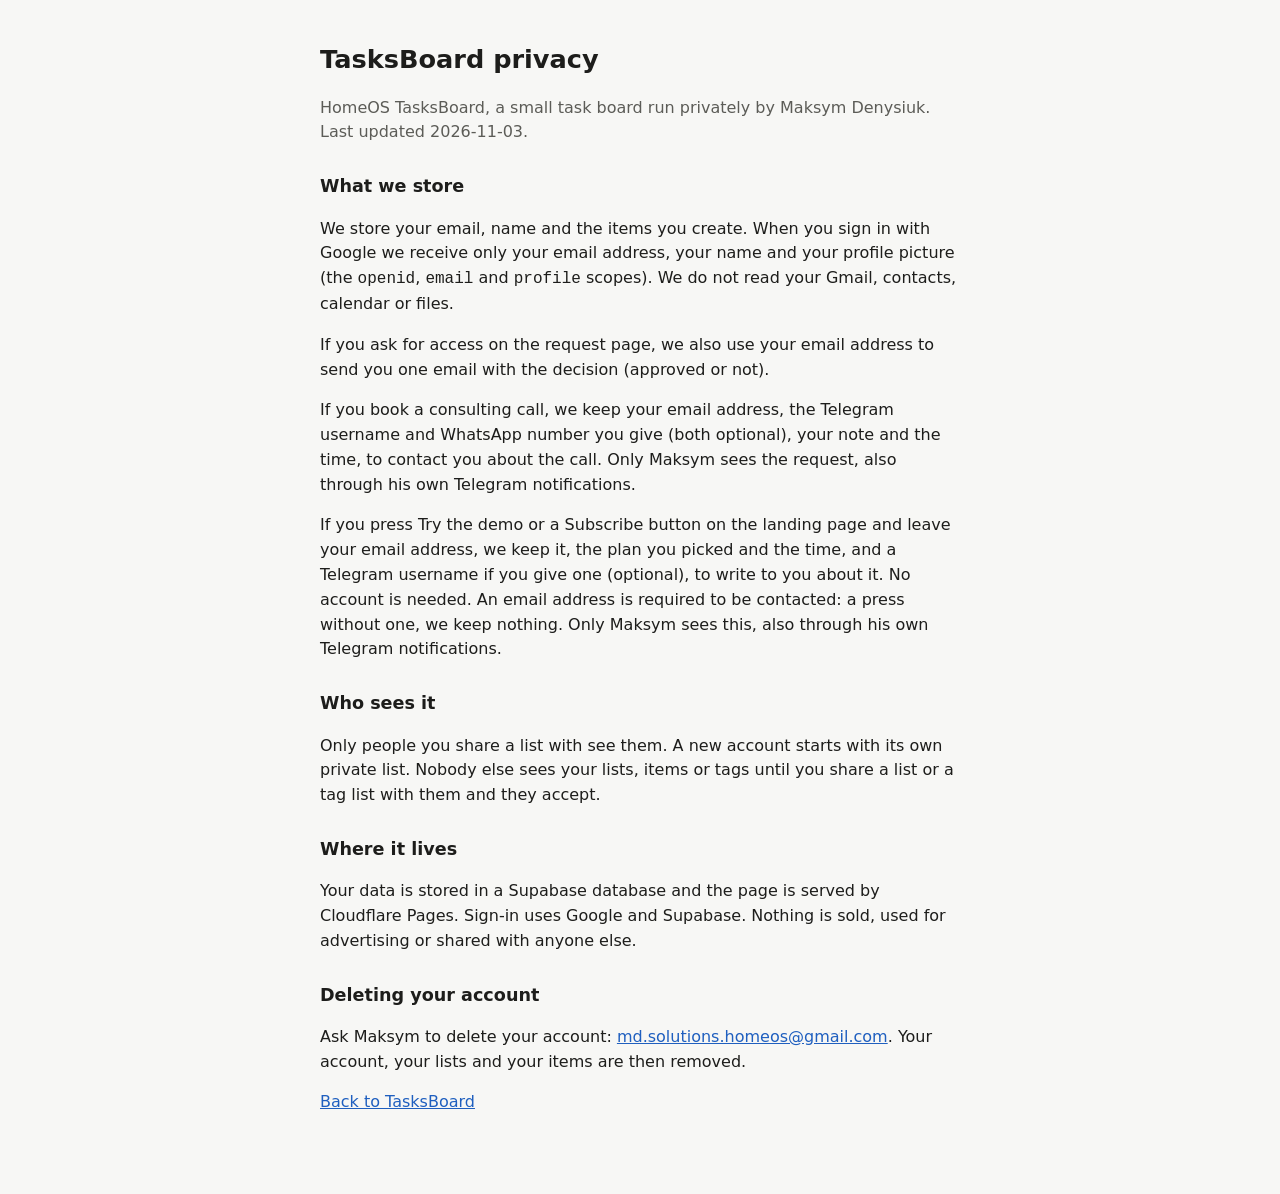
<file: privacy.html>
<!doctype html>
<html lang="en">
<head>
<meta charset="utf-8">
<meta name="viewport" content="width=device-width, initial-scale=1">
<title>TasksBoard privacy</title>
<style>
  :root { --bg: #f7f7f5; --fg: #1d1d1b; --muted: #5c5c57; --link: #1f5fbf; }
  @media (prefers-color-scheme: dark) { :root { --bg: #161615; --fg: #ececea; --muted: #a7a7a1; --link: #8ab4ff; } }
  body { margin: 0; background: var(--bg); color: var(--fg); font: 16px/1.55 system-ui, -apple-system, "Segoe UI", sans-serif; }
  main { max-width: 40rem; margin: 0 auto; padding: 2.5rem 1rem 4rem; }
  h1 { font-size: 1.6rem; margin: 0 0 .25rem; }
  h2 { font-size: 1.1rem; margin: 1.75rem 0 .4rem; }
  p, li { color: var(--fg); }
  .muted { color: var(--muted); }
  a { color: var(--link); }
</style>
</head>
<body>
<main>
  <h1>TasksBoard privacy</h1>
  <p class="muted">HomeOS TasksBoard, a small task board run privately by Maksym Denysiuk. Last updated 2026-11-03.</p>

  <h2>What we store</h2>
  <p>We store your email, name and the items you create. When you sign in with Google we receive only your email address, your name and your profile picture (the <code>openid</code>, <code>email</code> and <code>profile</code> scopes). We do not read your Gmail, contacts, calendar or files.</p>
  <p>If you ask for access on the request page, we also use your email address to send you one email with the decision (approved or not).</p>
  <p>If you book a consulting call, we keep your email address, the Telegram username and WhatsApp number you give (both optional), your note and the time, to contact you about the call. Only Maksym sees the request, also through his own Telegram notifications.</p>
  <p>If you press Try the demo or a Subscribe button on the landing page and leave your email address, we keep it, the plan you picked and the time, and a Telegram username if you give one (optional), to write to you about it. No account is needed. An email address is required to be contacted: a press without one, we keep nothing. Only Maksym sees this, also through his own Telegram notifications.</p>

  <h2>Who sees it</h2>
  <p>Only people you share a list with see them. A new account starts with its own private list. Nobody else sees your lists, items or tags until you share a list or a tag list with them and they accept.</p>

  <h2>Where it lives</h2>
  <p>Your data is stored in a Supabase database and the page is served by Cloudflare Pages. Sign-in uses Google and Supabase. Nothing is sold, used for advertising or shared with anyone else.</p>

  <h2>Deleting your account</h2>
  <p>Ask Maksym to delete your account: <a href="mailto:md.solutions.homeos@gmail.com">md.solutions.homeos@gmail.com</a>. Your account, your lists and your items are then removed.</p>

  <p><a href="./">Back to TasksBoard</a></p>
</main>
</body>
</html>
</file>
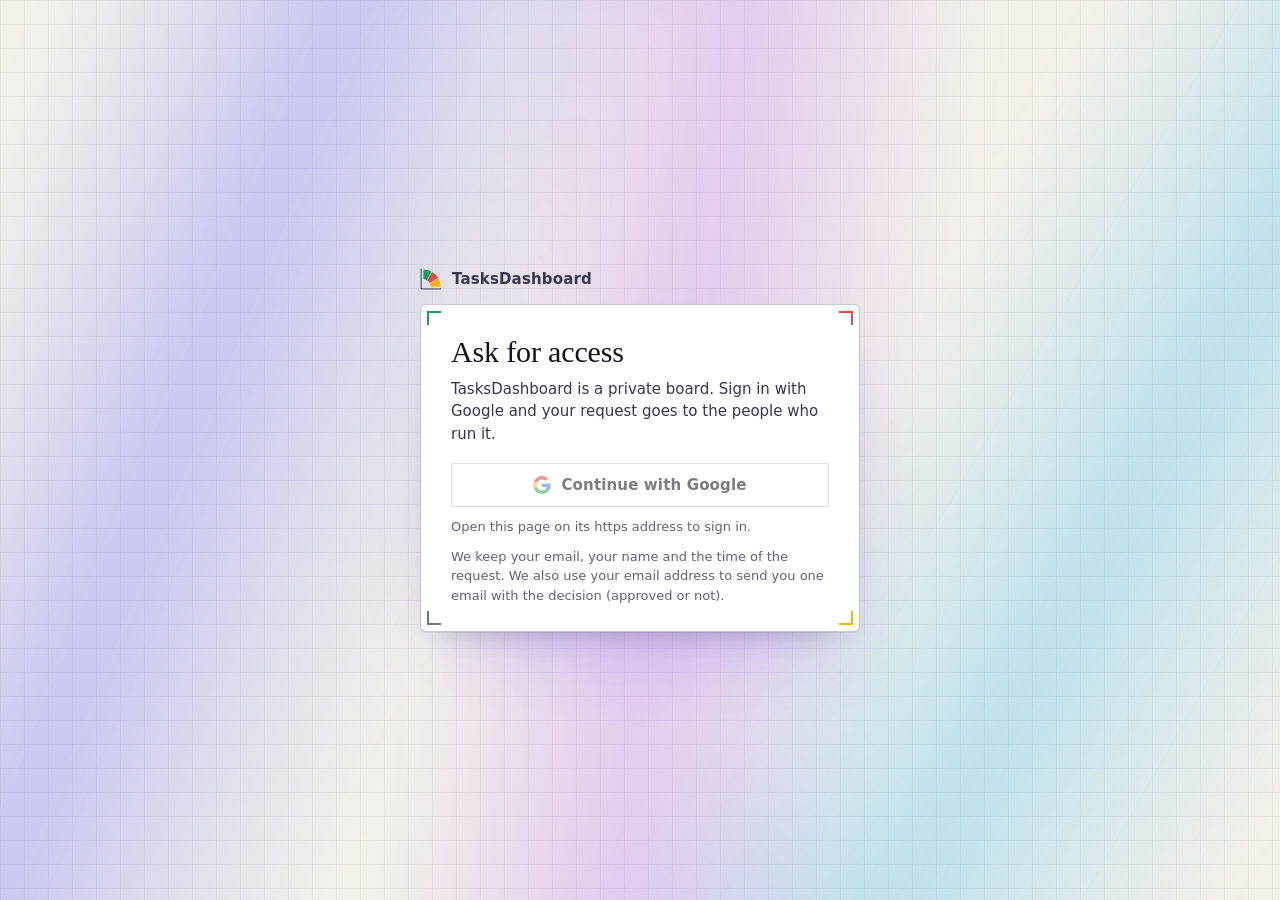
<file: request.html>
<!doctype html>
<html lang="en">
<head>
<meta charset="utf-8">
<meta name="viewport" content="width=device-width, initial-scale=1">
<meta name="robots" content="noindex">
<title>TasksDashboard: request access</title>
<link rel="icon" type="image/svg+xml" href="data:image/svg+xml,%3Csvg xmlns=%22http://www.w3.org/2000/svg%22 viewBox=%220 0 32 32%22%3E%3Cpath d=%22M1.6 1.6V30.4H30.4%22 fill=%22none%22 stroke=%22%2317181B%22 stroke-width=%221.4%22 stroke-linecap=%22round%22/%3E%3Cpath d=%22M15.6 27.17L29.99 26.87A25.4 25.4 0 0 0 26.86 15.16L14.24 22.1A11 11 0 0 1 15.6 27.17Z%22 fill=%22%23C2922A%22/%3E%3Cpath d=%22M14.01 21.7L26.33 14.24A25.4 25.4 0 0 0 17.76 5.67L10.3 17.99A11 11 0 0 1 14.01 21.7Z%22 fill=%22%23B5392C%22/%3E%3Cpath d=%22M9.9 17.76L16.84 5.14A25.4 25.4 0 0 0 5.13 2.01L4.83 16.4A11 11 0 0 1 9.9 17.76Z%22 fill=%22%231F6B4F%22/%3E%3C/svg%3E">
<!-- The public access-request page (access-backup-plan.md A1): no board data, Google sign-in (PKCE, no library), then
     rpc/my_access_request and, when there is no request yet, rpc/request_access. One inline script: its sha256 is in the
     deploy's _headers (docs/deployment/2-deploy.md). The look is the app's "Aurora instrument" (TasksDashboard.html UI 4-5). -->
<style>
:root{
  --ui:"Bahnschrift","DIN Alternate","DIN 2014","Segoe UI",system-ui,sans-serif;
  --font:"Segoe UI Variable Text","Segoe UI Variable","Segoe UI",system-ui,-apple-system,"Helvetica Neue",Arial,sans-serif;
  --serif:"Sitka Display","Sitka Heading","Sitka","Iowan Old Style","Palatino Linotype",Georgia,serif;
  --r:3px;--r-xl:6px;
  --bg:#F3F1EA;--grid:rgba(32,28,70,.055);
  --au1:rgba(99,102,241,.30);--au2:rgba(168,85,247,.24);--au3:rgba(14,165,233,.22);--au4:rgba(129,140,248,.22);
  --solid:#FFFFFF;--hair:rgba(28,26,52,.12);--hair2:rgba(28,26,52,.24);
  --depth:0 1px 0 rgba(28,26,52,.05),0 14px 28px -22px rgba(28,26,52,.45);
  --ink:#13121F;--ink2:#383650;--ink3:#64627A;--hover:rgba(80,60,240,.06);--well:rgba(28,26,52,.045);
  --accent:#5235F0;--accent-ink:#3F22D9;--accent-bg:rgba(82,53,240,.09);--accent-line:rgba(82,53,240,.4);--glow:rgba(82,53,240,.28);--on-accent:#FFFFFF;
  --qa:#E5484D;--qb:#14A35A;--qc:#F2B500;--qd:#6B7491;
  --danger:#E5484D;--danger-ink:#C62A31;--danger-bg:rgba(229,72,77,.08);
  color-scheme:light;
}
:root[data-theme="dark"]{
  --bg:#05060C;--grid:rgba(150,160,255,.045);
  --au1:rgba(79,70,229,.55);--au2:rgba(147,51,234,.40);--au3:rgba(6,182,212,.30);--au4:rgba(67,56,202,.34);
  --solid:#14152B;--hair:rgba(170,180,255,.11);--hair2:rgba(170,180,255,.22);
  --depth:0 18px 44px -26px rgba(0,0,0,.95);
  --ink:#ECEBFA;--ink2:#C3C1DD;--ink3:#9593B5;--hover:rgba(150,140,255,.08);--well:rgba(170,180,255,.05);
  --accent:#8E7BFF;--accent-ink:#B8ADFF;--accent-bg:rgba(142,123,255,.14);--accent-line:rgba(142,123,255,.5);--glow:rgba(142,123,255,.45);--on-accent:#14152B;
  --qa:#FF6369;--qb:#3DD68C;--qc:#FFD84D;--qd:#A3AAC6;
  --danger:#FF6369;--danger-ink:#FF8A8F;--danger-bg:rgba(255,99,105,.10);
  color-scheme:dark;
}
@media (prefers-color-scheme:dark){:root:not([data-theme="light"]){
  --bg:#05060C;--grid:rgba(150,160,255,.045);
  --au1:rgba(79,70,229,.55);--au2:rgba(147,51,234,.40);--au3:rgba(6,182,212,.30);--au4:rgba(67,56,202,.34);
  --solid:#14152B;--hair:rgba(170,180,255,.11);--hair2:rgba(170,180,255,.22);
  --depth:0 18px 44px -26px rgba(0,0,0,.95);
  --ink:#ECEBFA;--ink2:#C3C1DD;--ink3:#9593B5;--hover:rgba(150,140,255,.08);--well:rgba(170,180,255,.05);
  --accent:#8E7BFF;--accent-ink:#B8ADFF;--accent-bg:rgba(142,123,255,.14);--accent-line:rgba(142,123,255,.5);--glow:rgba(142,123,255,.45);--on-accent:#14152B;
  --qa:#FF6369;--qb:#3DD68C;--qc:#FFD84D;--qd:#A3AAC6;
  --danger:#FF6369;--danger-ink:#FF8A8F;--danger-bg:rgba(255,99,105,.10);
  color-scheme:dark;
}}
*{box-sizing:border-box}
html{-webkit-text-size-adjust:100%;background:linear-gradient(var(--grid) 1px,transparent 1px) 0 0/24px 24px,linear-gradient(90deg,var(--grid) 1px,transparent 1px) 0 0/24px 24px,var(--bg)}
body{margin:0;min-height:100vh;display:grid;place-items:center;padding:32px 16px;color:var(--ink);font:400 15px/1.5 var(--font);-webkit-font-smoothing:antialiased;position:relative;isolation:isolate;overflow-x:hidden}
/* the aurora: diagonal bands, as on the board */
body::before{content:"";position:fixed;inset:-20vmax;z-index:-1;pointer-events:none;
  background:linear-gradient(112deg,transparent 18%,var(--au1) 30%,transparent 44%),linear-gradient(98deg,transparent 40%,var(--au2) 52%,transparent 64%),
    linear-gradient(120deg,transparent 58%,var(--au3) 70%,transparent 82%),radial-gradient(60vmax 30vmax at 50% 0%,var(--au4),transparent 70%);
  filter:blur(28px) saturate(1.2)}
.wrap{width:min(440px,100%);display:grid;gap:14px}
.brand{display:flex;align-items:center;gap:10px;font:600 15px var(--ui);letter-spacing:.01em;color:var(--ink2)}
.brand svg{width:22px;height:22px;flex:none}
/* the instrument panel with the board's corner brackets in the four quadrant colours */
.panel{position:relative;display:grid;gap:10px;padding:30px 30px 26px;background:var(--solid);border:1px solid var(--hair2);border-radius:var(--r-xl);box-shadow:var(--depth),0 40px 90px -40px var(--glow)}
.panel::before{content:"";position:absolute;inset:6px;pointer-events:none;
  background:
    linear-gradient(var(--qb),var(--qb)) left top/14px 2px no-repeat,linear-gradient(var(--qb),var(--qb)) left top/2px 14px no-repeat,
    linear-gradient(var(--qa),var(--qa)) right top/14px 2px no-repeat,linear-gradient(var(--qa),var(--qa)) right top/2px 14px no-repeat,
    linear-gradient(var(--qd),var(--qd)) left bottom/14px 2px no-repeat,linear-gradient(var(--qd),var(--qd)) left bottom/2px 14px no-repeat,
    linear-gradient(var(--qc),var(--qc)) right bottom/14px 2px no-repeat,linear-gradient(var(--qc),var(--qc)) right bottom/2px 14px no-repeat}
h1{margin:0;font:500 30px/1.1 var(--serif);letter-spacing:-.005em}
p{margin:0;color:var(--ink2);max-width:60ch}
.fine{font-size:13px;color:var(--ink3)}
.msg{padding:8px 10px;border-left:3px solid var(--danger);background:var(--danger-bg);color:var(--danger-ink);font:600 13px/1.4 var(--font)}
button,.btn{display:inline-flex;align-items:center;justify-content:center;gap:10px;min-height:44px;padding:0 16px;border-radius:var(--r);font:600 15px var(--ui);letter-spacing:.01em;text-decoration:none;cursor:pointer}
button:focus-visible,.btn:focus-visible{outline:2px solid var(--accent);outline-offset:2px}
.google{margin-top:8px;background:var(--solid);border:1px solid var(--hair2);color:var(--ink)}
.google:hover{border-color:var(--accent-line);background:var(--hover)}
.google:disabled{opacity:.55;cursor:not-allowed}
.google svg{width:18px;height:18px;flex:none}
.primary{margin-top:8px;border:0;background:var(--accent);color:var(--on-accent)}
.primary:hover{filter:brightness(1.08)}
.quiet{justify-self:start;min-height:36px;padding:0 2px;border:0;background:transparent;color:var(--accent-ink);font-weight:500}
.quiet:hover{text-decoration:underline;text-underline-offset:3px}
/* the readout: what was recorded, set like the board's instrument labels */
dl{margin:6px 0 0;display:grid;grid-template-columns:auto minmax(0,1fr);gap:0;border-top:1px solid var(--hair)}
dl > div{display:contents}
dt,dd{margin:0;padding:8px 0;border-bottom:1px solid var(--hair)}
dt{padding-right:18px;font:500 13px/1.5 var(--ui);letter-spacing:.01em;color:var(--ink3)}
dd{font:500 14px/1.5 var(--ui);color:var(--ink);font-variant-numeric:tabular-nums;overflow-wrap:anywhere}
dd .dot{display:inline-block;width:8px;height:8px;margin-right:8px;vertical-align:1px;background:var(--accent)}
/* sending: a scan line across the panel's top edge */
.scan{height:2px;margin:4px 0 2px;background:var(--hair);overflow:hidden}
.scan::after{content:"";display:block;width:34%;height:100%;background:var(--accent);animation:scan 1.1s ease-in-out infinite alternate}
@keyframes scan{from{transform:translateX(-10%)}to{transform:translateX(205%)}}
/* the coffee break: a cup plotted on chart paper, its steam drawn as rising traces */
.coffee{display:block;width:100%;height:auto;margin:-6px 0 4px;color:var(--ink)}
.coffee .gl{stroke:var(--hair);stroke-width:1}
.coffee .ax{stroke:var(--ink3);stroke-width:1.2;fill:none;stroke-linecap:round}
.coffee .tk{stroke:var(--ink3);stroke-width:1}
.coffee .cup{fill:var(--solid);stroke:var(--ink);stroke-width:2;stroke-linejoin:round}
.coffee .line{fill:none;stroke:var(--ink);stroke-width:2;stroke-linecap:round;stroke-linejoin:round}
.coffee .brew{fill:none;stroke:var(--accent);stroke-width:4;stroke-linecap:round}
.coffee .st{fill:none;stroke:var(--accent);stroke-width:2;stroke-linecap:round;stroke-dasharray:26 8;animation:steam 2.8s linear infinite}
.coffee .st.s2{animation-delay:-.9s;opacity:.75}
.coffee .st.s3{animation-delay:-1.7s;opacity:.55}
@keyframes steam{to{stroke-dashoffset:68}}
@media (prefers-reduced-motion:reduce){.coffee .st,.scan::after{animation:none}}
@media (max-width:480px){.panel{padding:26px 20px 22px}h1{font-size:27px}.google,.primary{min-height:48px}}
</style>
<script src="config/tasksdashboard.config.js"></script>
<script>
(() => {
  'use strict';
  try { const t = localStorage.getItem('td.theme'); if (t === 'light' || t === 'dark') document.documentElement.dataset.theme = t; } catch (e) {}

  // this tab only: the PKCE verifier while Google is open, then the session (never the board's td.auth)
  const PKCE_KEY = 'td.request.pkce', AUTH_KEY = 'td.request.auth';
  const ss = {
    get: k => { try { return JSON.parse(sessionStorage.getItem(k) || 'null'); } catch (e) { return null; } },
    set: (k, v) => { try { sessionStorage.setItem(k, JSON.stringify(v)); } catch (e) {} },
    del: k => { try { sessionStorage.removeItem(k); } catch (e) {} },
  };
  const isObj = v => !!v && typeof v === 'object' && !Array.isArray(v);
  const esc = s => String(s == null ? '' : s).replace(/[&<>"']/g, c => ({ '&': '&amp;', '<': '&lt;', '>': '&gt;', '"': '&quot;', "'": '&#39;' }[c]));

  // the public config, checked as the board checks it: an https origin and a publishable key, nothing else is read
  function readConfig(raw) {
    if (!isObj(raw)) return null;
    const url = typeof raw.supabaseUrl === 'string' ? raw.supabaseUrl.trim().replace(/\/+$/, '') : '';
    const key = typeof raw.publishableKey === 'string' ? raw.publishableKey.trim() : '';
    return /^https:\/\/[a-z0-9.-]+(:\d+)?$/i.test(url) && /^sb_publishable_/.test(key) ? { supabaseUrl: url, publishableKey: key } : null;
  }
  const CFG = readConfig(window.TD_CONFIG);

  // ---- Google sign-in: PKCE against Supabase Auth, the minimum of TasksDashboard.html's T8 code ----
  const isHostedOrigin = o => /^https:\/\/[a-z0-9.-]+(:\d+)?$/i.test(String(o || '')) || /^http:\/\/(localhost|127\.0\.0\.1)(:\d+)?$/i.test(String(o || ''));
  const HOSTED = isHostedOrigin(location.origin);
  function b64url(bytes) {
    let s = '';
    for (let i = 0; i < bytes.length; i++) s += String.fromCharCode(bytes[i]);
    return btoa(s).replace(/\+/g, '-').replace(/\//g, '_').replace(/=+$/, '');
  }
  async function pkceChallenge(verifier) {
    return b64url(new Uint8Array(await crypto.subtle.digest('SHA-256', new TextEncoder().encode(verifier))));
  }
  // back to /request (Pages serves request.html there); the address loses the code at once
  const backUrl = () => location.origin + location.pathname.replace(/\.html$/, '');
  const CALLBACK_KEYS = ['code', 'error', 'error_code', 'error_description', 'state', 'access_token', 'refresh_token', 'expires_in', 'expires_at', 'token_type', 'provider_token', 'provider_refresh_token', 'type'];
  function readCallback(href) {
    let u;
    try { u = new URL(href); } catch (e) { return null; }
    const q = u.searchParams, h = new URLSearchParams(u.hash.replace(/^#/, ''));
    const get = k => q.get(k) || h.get(k) || '';
    const code = q.get('code') || '', error = get('error'), errorCode = get('error_code'), description = get('error_description').slice(0, 300);
    if (!code && !error && !errorCode && !h.get('access_token')) return null;
    CALLBACK_KEYS.forEach(k => { q.delete(k); h.delete(k); });
    const qs = q.toString(), hs = h.toString();
    return { code: error || errorCode ? '' : code, error, errorCode, description, cleanUrl: u.pathname + (qs ? '?' + qs : '') + (hs ? '#' + hs : '') };
  }
  // a refused sign-in in plain words; full = the sign-up hook's user cap (db/010)
  function oauthMessage(e) {
    const o = isObj(e) ? e : {};
    const code = String(o.errorCode || o.error_code || ''), err = String(o.error || ''), d = String(o.description || o.error_description || o.msg || o.message || '');
    if (/full right now/i.test(d)) return { full: true, text: 'TasksDashboard is full right now. Try again later.' };
    if (/^(flow_state_not_found|flow_state_expired|bad_code_verifier|bad_oauth_state|bad_oauth_callback)$/.test(code) || /flow state|code verifier/i.test(d)) return { text: 'The Google sign-in expired. Try again.' };
    if (err === 'access_denied' && (!d || /cancel|denied by the user/i.test(d))) return { text: 'Google sign-in was cancelled.' };
    return { text: 'Google sign-in failed' + (d ? ': ' + d.slice(0, 200).replace(/[.!?]*$/, '.') : '.') };
  }
  function sessionFromGrant(g) {
    if (!isObj(g) || !g.access_token || !g.refresh_token) return null;
    const exp = typeof g.expires_at === 'number' ? g.expires_at * 1000 : Date.now() + (Number(g.expires_in) || 3600) * 1000;
    return { access_token: g.access_token, refresh_token: g.refresh_token, expires_at: exp, email: (g.user && g.user.email) || '' };
  }

  async function call(path, body, token) {
    let r;
    const h = { apikey: CFG.publishableKey, 'Content-Type': 'application/json' };
    if (token) h.Authorization = 'Bearer ' + token;
    try { r = await fetch(CFG.supabaseUrl + path, { method: 'POST', headers: h, body: JSON.stringify(body || {}) }); }
    catch (e) { return { status: 0, json: null }; }
    let json = null;
    try { const t = await r.text(); json = t ? JSON.parse(t) : null; } catch (e) {}
    return { status: r.status, json };
  }
  let session = null;
  async function refresh() {
    const r = await call('/auth/v1/token?grant_type=refresh_token', { refresh_token: session.refresh_token });
    const s = r.status === 200 && sessionFromGrant(r.json);
    if (!s) return false;
    session = Object.assign(s, { email: s.email || session.email });
    ss.set(AUTH_KEY, session);
    return true;
  }
  // POST rpc/<name>; a stale token is refreshed once. Returns { ok, data } or { ok: false, status, code, message }
  async function rpc(name) {
    if (session.expires_at - 60000 <= Date.now() && !(await refresh())) return { ok: false, status: 401, code: 'session' };
    let r = await call('/rest/v1/rpc/' + name, {}, session.access_token);
    if (r.status === 401 && (await refresh())) r = await call('/rest/v1/rpc/' + name, {}, session.access_token);
    if (r.status >= 200 && r.status < 300) return { ok: true, data: r.json };
    const b = isObj(r.json) ? r.json : {};
    return { ok: false, status: r.status, code: String(b.code || ''), message: String(b.message || '') };
  }
  // my_access_request may answer a row, a one-row array or nothing
  const rowOf = d => (Array.isArray(d) ? d[0] : d) || null;

  // ---- views ----
  const main = () => document.getElementById('app');
  const GOOGLE_G = '<svg viewBox="0 0 48 48" aria-hidden="true" focusable="false"><path fill="#EA4335" d="M24 9.5c3.54 0 6.71 1.22 9.21 3.6l6.85-6.85C35.9 2.38 30.47 0 24 0 14.62 0 6.51 5.38 2.56 13.22l7.98 6.19C12.43 13.72 17.74 9.5 24 9.5z"/><path fill="#4285F4" d="M46.98 24.55c0-1.57-.15-3.09-.38-4.55H24v9.02h12.94c-.58 2.96-2.26 5.48-4.78 7.18l7.73 6c4.51-4.18 7.09-10.36 7.09-17.65z"/><path fill="#FBBC05" d="M10.53 28.59c-.48-1.45-.76-2.99-.76-4.59s.27-3.14.76-4.59l-7.98-6.19C.92 16.46 0 20.12 0 24c0 3.88.92 7.54 2.56 10.78l7.97-6.19z"/><path fill="#34A853" d="M24 48c6.48 0 11.93-2.13 15.89-5.81l-7.73-6c-2.15 1.45-4.92 2.3-8.16 2.3-6.26 0-11.57-4.22-13.47-9.91l-7.98 6.19C6.51 42.62 14.62 48 24 48z"/></svg>';
  const COFFEE = '<svg class="coffee" viewBox="0 0 240 132" role="img" aria-labelledby="cf-t"><title id="cf-t">A cup of coffee, steaming</title>' +
    '<defs><pattern id="cf-g" width="12" height="12" patternUnits="userSpaceOnUse"><path class="gl" d="M12 0H0V12" fill="none"/></pattern></defs>' +
    '<rect x="20" y="4" width="212" height="116" fill="url(#cf-g)"/>' +
    '<path class="tk" d="M16 28h4M16 52h4M16 76h4M16 100h4"/><path class="ax" d="M20 4V120H232"/>' +
    '<path class="st s1" d="M106 68c-9-9 9-15 0-24s9-15 0-24"/><path class="st s2" d="M122 66c-9-9 9-15 0-24s9-15 0-24"/><path class="st s3" d="M138 68c-9-9 9-15 0-24s9-15 0-24"/>' +
    '<path class="line" d="M154 84h7a9 9 0 0 1 9 9v1a9 9 0 0 1-9 9h-9"/>' +
    '<path class="cup" d="M90 76h64v22a16 16 0 0 1-16 16h-32a16 16 0 0 1-16-16z"/><path class="brew" d="M95 82h54"/>' +
    '<path class="line" d="M70 118h104"/><path class="line" d="M84 124h76" style="stroke-width:1.4"/></svg>';
  const when = t => {
    const d = new Date(t);
    if (!t || isNaN(d)) return '';
    const p = n => String(n).padStart(2, '0');
    return `<time datetime="${esc(d.toISOString())}">${d.getFullYear()}-${p(d.getMonth() + 1)}-${p(d.getDate())} ${p(d.getHours())}:${p(d.getMinutes())}</time>`;
  };
  const account = () => session && session.email ? `<div><dt>Account</dt><dd>${esc(session.email)}</dd></div>` : '';
  const signOutBtn = '<button type="button" class="quiet" data-act="signout">Use another account</button>';

  function view(state, o = {}) {
    const m = main();
    m.dataset.state = state;
    let h = '';
    if (state === 'signedout') {
      h = '<h1>Ask for access</h1><p>TasksDashboard is a private board. Sign in with Google and your request goes to the people who run it.</p>' +
        (o.message ? `<p class="msg" role="alert">${esc(o.message)}</p>` : '') +
        `<button type="button" class="google" data-act="google"${HOSTED && CFG ? '' : ' disabled'}>${GOOGLE_G}<span>Continue with Google</span></button>` +
        (HOSTED ? '' : '<p class="fine">Open this page on its https address to sign in.</p>') +
        '<p class="fine">We keep your email, your name and the time of the request. We also use your email address to send you one email with the decision (approved or not).</p>';
    } else if (state === 'sending') {
      h = '<h1>Sending your request</h1><div class="scan" aria-hidden="true"></div><p>One moment.</p>';
    } else if (state === 'sent') {
      h = COFFEE + '<h1>Request sent</h1><p>Your request is sent. We\'ll let you in soon.</p>' +
        `<dl><div><dt>Requested</dt><dd>${when(o.row.requested_at) || 'just now'}</dd></div>${account()}<div><dt>Status</dt><dd><span class="dot" aria-hidden="true"></span>Waiting for a decision</dd></div></dl>` +
        '<p class="fine">Come back to this page later to see the answer.</p>' + signOutBtn;
    } else if (state === 'approved') {
      h = '<h1>You\'re in</h1><p>Your request was approved. Open the board and sign in with the same Google account.</p>' +
        `<dl>${account()}${o.row.decided_at ? `<div><dt>Approved</dt><dd>${when(o.row.decided_at)}</dd></div>` : ''}</dl>` +
        `<a class="btn primary" href="${HOSTED ? '/' : 'TasksDashboard.html'}" data-act="open">Open TasksDashboard</a>` + signOutBtn;
    } else if (state === 'declined') {
      h = '<h1>Request declined</h1><p>The people who run this board declined the request. If you think that\'s a mistake, ask the person who sent you the link.</p>' +
        `<dl>${account()}${o.row.decided_at ? `<div><dt>Declined</dt><dd>${when(o.row.decided_at)}</dd></div>` : ''}</dl>` + signOutBtn;
    } else if (state === 'cap') {
      h = '<h1>Try again later</h1>' + `<p>${esc(o.message || 'Too many requests are waiting right now. Try again tomorrow.')}</p>` + (session ? signOutBtn : '');
    } else {
      h = '<h1>Something went wrong</h1>' + `<p class="msg" role="alert">${esc(o.message || 'The request did not go through.')}</p>` +
        '<button type="button" class="primary" data-act="retry">Try again</button>' + (session ? signOutBtn : '');
    }
    m.innerHTML = h;
  }

  // ---- flow ----
  function failed(r) {
    if (r.code === '54000') return view('cap');
    // db/015: a household member has the board already
    if (r.code === '22023' && /already have access/i.test(r.message)) return view('approved', { row: {} });
    if (r.status === 401 || r.code === 'session' || r.code === 'PGRST301' || r.code === 'PGRST303') { forget(); return view('signedout', { message: 'Session ended. Sign in again.' }); }
    if (!r.status) return view('error', { message: 'Can\'t reach the server. Check the connection and try again.' });
    if (r.status === 429) return view('error', { message: 'Too many attempts. Wait a minute, then try again.' });
    return view('error', { message: 'The request did not go through' + (r.message ? ': ' + r.message.slice(0, 160).replace(/[.!?]*$/, '.') : '.') });
  }
  function show(row) {
    const st = String(row.status || 'pending');
    view(st === 'approved' || st === 'declined' ? st : 'sent', { row });
  }
  // the state first; a request is made only when this account has none (or only a removed one)
  async function check() {
    view('sending');
    let r = await rpc('my_access_request');
    if (!r.ok) return failed(r);
    let row = rowOf(r.data);
    if (!row || row.status === 'removed') {
      const q = await rpc('request_access');
      if (!q.ok) return failed(q);
      r = await rpc('my_access_request');
      if (!r.ok) return failed(r);
      row = rowOf(r.data) || (isObj(rowOf(q.data)) ? rowOf(q.data) : null) || { status: 'pending' };
    }
    show(row);
  }
  function forget() { session = null; ss.del(AUTH_KEY); }
  async function signOut() {
    const token = session && session.access_token;
    forget();
    view('signedout');
    if (token) await call('/auth/v1/logout?scope=local', null, token);
  }
  async function startGoogle() {
    const verifier = b64url(crypto.getRandomValues(new Uint8Array(48)));
    const challenge = await pkceChallenge(verifier);
    ss.set(PKCE_KEY, { verifier });
    const p = new URLSearchParams({ provider: 'google', redirect_to: backUrl(), code_challenge: challenge, code_challenge_method: 's256', prompt: 'select_account' });
    location.assign(CFG.supabaseUrl + '/auth/v1/authorize?' + p.toString());
  }
  async function finishGoogle(cb) {
    history.replaceState(null, '', cb.cleanUrl);
    const saved = ss.get(PKCE_KEY);
    ss.del(PKCE_KEY);
    if (!cb.code) { const m = oauthMessage(cb); return m.full ? view('cap', { message: m.text }) : view('signedout', { message: m.text }); }
    if (!isObj(saved) || typeof saved.verifier !== 'string') return view('signedout', { message: 'The Google sign-in expired. Try again.' });
    view('sending');
    const r = await call('/auth/v1/token?grant_type=pkce', { auth_code: cb.code, code_verifier: saved.verifier });
    const s = r.status === 200 && sessionFromGrant(r.json);
    if (!s) {
      if (!r.status || r.status >= 500) return view('error', { message: 'Can\'t reach the server. Check the connection and try again.' });
      const m = oauthMessage(r.json);
      return m.full ? view('cap', { message: m.text }) : view('signedout', { message: m.text });
    }
    session = s;
    ss.set(AUTH_KEY, session);
    await check();
  }

  function start() {
    main().addEventListener('click', e => {
      const b = e.target.closest('[data-act]');
      if (!b) return;
      const act = b.dataset.act;
      if (act === 'google') { b.disabled = true; startGoogle().catch(() => { b.disabled = false; view('signedout', { message: 'Google sign-in failed. Try again.' }); }); }
      else if (act === 'signout') signOut();
      else if (act === 'retry') session ? check() : view('signedout');
    });
    if (!CFG) return view('error', { message: 'This page has no valid config (config/tasksdashboard.config.js).' });
    const cb = readCallback(location.href);
    if (cb) return finishGoogle(cb);
    const saved = ss.get(AUTH_KEY);
    if (isObj(saved) && typeof saved.refresh_token === 'string' && typeof saved.access_token === 'string') { session = saved; return check(); }
    view('signedout');
  }
  document.readyState === 'loading' ? document.addEventListener('DOMContentLoaded', start) : start();
})();
</script>
</head>
<body>
<div class="wrap">
  <div class="brand"><svg viewBox="0 0 32 32" aria-hidden="true"><path d="M1.6 1.6V30.4H30.4" fill="none" stroke="currentColor" stroke-width="1.4" stroke-linecap="round"/><path d="M15.6 27.17L29.99 26.87A25.4 25.4 0 0 0 26.86 15.16L14.24 22.1A11 11 0 0 1 15.6 27.17Z" fill="var(--qc)"/><path d="M14.01 21.7L26.33 14.24A25.4 25.4 0 0 0 17.76 5.67L10.3 17.99A11 11 0 0 1 14.01 21.7Z" fill="var(--qa)"/><path d="M9.9 17.76L16.84 5.14A25.4 25.4 0 0 0 5.13 2.01L4.83 16.4A11 11 0 0 1 9.9 17.76Z" fill="var(--qb)"/></svg>TasksDashboard</div>
  <main id="app" class="panel" data-state="loading" aria-live="polite"><h1>Request access</h1><p>Loading.</p><noscript><p class="msg">This page needs JavaScript to sign in.</p></noscript></main>
</div>
</body>
</html>
</file>
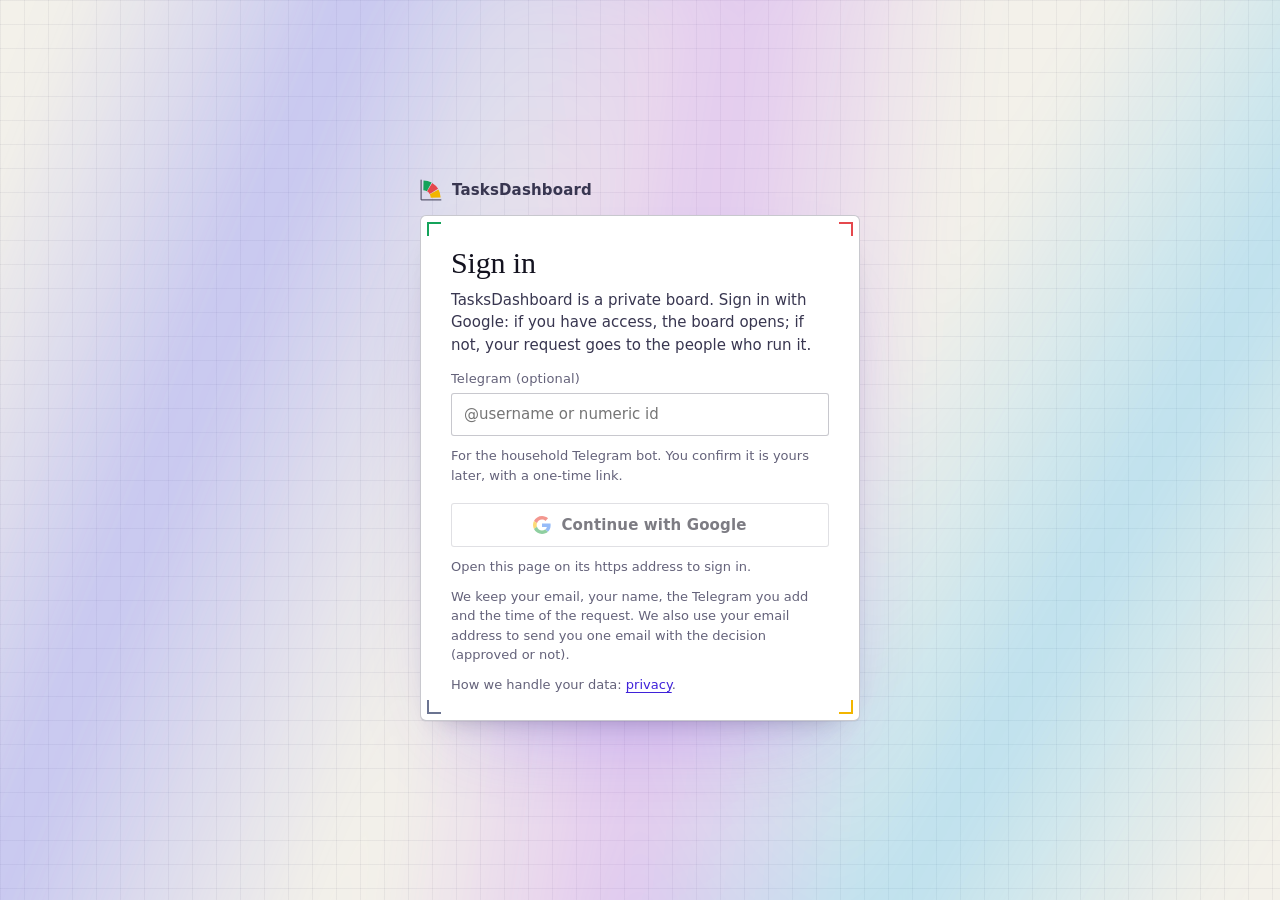
<file: signin.html>
<!doctype html>
<html lang="en">
<head>
<meta charset="utf-8">
<meta name="viewport" content="width=device-width, initial-scale=1">
<meta name="robots" content="noindex">
<title>TasksDashboard: sign in</title>
<link rel="icon" type="image/svg+xml" href="data:image/svg+xml,%3Csvg xmlns=%22http://www.w3.org/2000/svg%22 viewBox=%220 0 32 32%22%3E%3Cpath d=%22M1.6 1.6V30.4H30.4%22 fill=%22none%22 stroke=%22%2317181B%22 stroke-width=%221.4%22 stroke-linecap=%22round%22/%3E%3Cpath d=%22M15.6 27.17L29.99 26.87A25.4 25.4 0 0 0 26.86 15.16L14.24 22.1A11 11 0 0 1 15.6 27.17Z%22 fill=%22%23C2922A%22/%3E%3Cpath d=%22M14.01 21.7L26.33 14.24A25.4 25.4 0 0 0 17.76 5.67L10.3 17.99A11 11 0 0 1 14.01 21.7Z%22 fill=%22%23B5392C%22/%3E%3Cpath d=%22M9.9 17.76L16.84 5.14A25.4 25.4 0 0 0 5.13 2.01L4.83 16.4A11 11 0 0 1 9.9 17.76Z%22 fill=%22%231F6B4F%22/%3E%3C/svg%3E">
<!-- The public sign-in page (/signin; /request is a 301 alias): no board data, Google sign-in (PKCE, no library), then
     rpc/my_access_request and, when there is no request yet, rpc/request_access. A household login or an approved request
     goes on to `next` (/board/ or /app/ only, default /board/) with location.replace; everyone else stays on the request
     screens. With ?intent=consult (the landing's consulting-call buttons, db/025) it is a consulting-call request instead:
     Google sign-in, then rpc/my_consultation_request and a form (Telegram, WhatsApp, note) that calls
     rpc/request_consultation; no access request, no board. Telegram link (db/032): an optional "Telegram" field on the
     sign-in screen is kept in this tab through the Google round trip and sent with rpc/set_telegram_claim just before
     rpc/request_access; the request screen then offers "Link Telegram" (rpc/telegram_link_token, a one-time deep link
     https://t.me/<TD_CONFIG.telegramBot>?start=<token>). One inline script: its sha256 is in the deploy's _headers
     (docs/deployment/2-deploy.md). The look is the app's "Aurora instrument" (TasksDashboard.html UI 4-5). -->
<style>
:root{
  --ui:"Bahnschrift","DIN Alternate","DIN 2014","Segoe UI",system-ui,sans-serif;
  --font:"Segoe UI Variable Text","Segoe UI Variable","Segoe UI",system-ui,-apple-system,"Helvetica Neue",Arial,sans-serif;
  --serif:"Sitka Display","Sitka Heading","Sitka","Iowan Old Style","Palatino Linotype",Georgia,serif;
  --r:3px;--r-xl:6px;
  --bg:#F3F1EA;--grid:rgba(32,28,70,.055);
  --au1:rgba(99,102,241,.30);--au2:rgba(168,85,247,.24);--au3:rgba(14,165,233,.22);--au4:rgba(129,140,248,.22);
  --solid:#FFFFFF;--hair:rgba(28,26,52,.12);--hair2:rgba(28,26,52,.24);
  --depth:0 1px 0 rgba(28,26,52,.05),0 14px 28px -22px rgba(28,26,52,.45);
  --ink:#13121F;--ink2:#383650;--ink3:#64627A;--hover:rgba(80,60,240,.06);--well:rgba(28,26,52,.045);
  --accent:#5235F0;--accent-ink:#3F22D9;--accent-bg:rgba(82,53,240,.09);--accent-line:rgba(82,53,240,.4);--glow:rgba(82,53,240,.28);--on-accent:#FFFFFF;
  --qa:#E5484D;--qb:#14A35A;--qc:#F2B500;--qd:#6B7491;
  --danger:#E5484D;--danger-ink:#C62A31;--danger-bg:rgba(229,72,77,.08);
  color-scheme:light;
}
:root[data-theme="dark"]{
  --bg:#05060C;--grid:rgba(150,160,255,.045);
  --au1:rgba(79,70,229,.55);--au2:rgba(147,51,234,.40);--au3:rgba(6,182,212,.30);--au4:rgba(67,56,202,.34);
  --solid:#14152B;--hair:rgba(170,180,255,.11);--hair2:rgba(170,180,255,.22);
  --depth:0 18px 44px -26px rgba(0,0,0,.95);
  --ink:#ECEBFA;--ink2:#C3C1DD;--ink3:#9593B5;--hover:rgba(150,140,255,.08);--well:rgba(170,180,255,.05);
  --accent:#8E7BFF;--accent-ink:#B8ADFF;--accent-bg:rgba(142,123,255,.14);--accent-line:rgba(142,123,255,.5);--glow:rgba(142,123,255,.45);--on-accent:#14152B;
  --qa:#FF6369;--qb:#3DD68C;--qc:#FFD84D;--qd:#A3AAC6;
  --danger:#FF6369;--danger-ink:#FF8A8F;--danger-bg:rgba(255,99,105,.10);
  color-scheme:dark;
}
@media (prefers-color-scheme:dark){:root:not([data-theme="light"]){
  --bg:#05060C;--grid:rgba(150,160,255,.045);
  --au1:rgba(79,70,229,.55);--au2:rgba(147,51,234,.40);--au3:rgba(6,182,212,.30);--au4:rgba(67,56,202,.34);
  --solid:#14152B;--hair:rgba(170,180,255,.11);--hair2:rgba(170,180,255,.22);
  --depth:0 18px 44px -26px rgba(0,0,0,.95);
  --ink:#ECEBFA;--ink2:#C3C1DD;--ink3:#9593B5;--hover:rgba(150,140,255,.08);--well:rgba(170,180,255,.05);
  --accent:#8E7BFF;--accent-ink:#B8ADFF;--accent-bg:rgba(142,123,255,.14);--accent-line:rgba(142,123,255,.5);--glow:rgba(142,123,255,.45);--on-accent:#14152B;
  --qa:#FF6369;--qb:#3DD68C;--qc:#FFD84D;--qd:#A3AAC6;
  --danger:#FF6369;--danger-ink:#FF8A8F;--danger-bg:rgba(255,99,105,.10);
  color-scheme:dark;
}}
*{box-sizing:border-box}
html{-webkit-text-size-adjust:100%;background:linear-gradient(var(--grid) 1px,transparent 1px) 0 0/24px 24px,linear-gradient(90deg,var(--grid) 1px,transparent 1px) 0 0/24px 24px,var(--bg)}
body{margin:0;min-height:100vh;display:grid;place-items:center;padding:32px 16px;color:var(--ink);font:400 15px/1.5 var(--font);-webkit-font-smoothing:antialiased;position:relative;isolation:isolate;overflow-x:hidden}
/* the aurora: diagonal bands, as on the board */
body::before{content:"";position:fixed;inset:-20vmax;z-index:-1;pointer-events:none;
  background:linear-gradient(112deg,transparent 18%,var(--au1) 30%,transparent 44%),linear-gradient(98deg,transparent 40%,var(--au2) 52%,transparent 64%),
    linear-gradient(120deg,transparent 58%,var(--au3) 70%,transparent 82%),radial-gradient(60vmax 30vmax at 50% 0%,var(--au4),transparent 70%);
  filter:blur(28px) saturate(1.2)}
.wrap{width:min(440px,100%);display:grid;gap:14px}
.brand{display:flex;align-items:center;gap:10px;font:600 15px var(--ui);letter-spacing:.01em;color:var(--ink2)}
.brand svg{width:22px;height:22px;flex:none}
/* the instrument panel with the board's corner brackets in the four quadrant colours */
.panel{position:relative;display:grid;gap:10px;padding:30px 30px 26px;background:var(--solid);border:1px solid var(--hair2);border-radius:var(--r-xl);box-shadow:var(--depth),0 40px 90px -40px var(--glow)}
.panel::before{content:"";position:absolute;inset:6px;pointer-events:none;
  background:
    linear-gradient(var(--qb),var(--qb)) left top/14px 2px no-repeat,linear-gradient(var(--qb),var(--qb)) left top/2px 14px no-repeat,
    linear-gradient(var(--qa),var(--qa)) right top/14px 2px no-repeat,linear-gradient(var(--qa),var(--qa)) right top/2px 14px no-repeat,
    linear-gradient(var(--qd),var(--qd)) left bottom/14px 2px no-repeat,linear-gradient(var(--qd),var(--qd)) left bottom/2px 14px no-repeat,
    linear-gradient(var(--qc),var(--qc)) right bottom/14px 2px no-repeat,linear-gradient(var(--qc),var(--qc)) right bottom/2px 14px no-repeat}
h1{margin:0;font:500 30px/1.1 var(--serif);letter-spacing:-.005em}
p{margin:0;color:var(--ink2);max-width:60ch}
.fine{font-size:13px;color:var(--ink3)}
.fine a{color:var(--accent-ink);text-underline-offset:3px}
.msg{padding:8px 10px;border-left:3px solid var(--danger);background:var(--danger-bg);color:var(--danger-ink);font:600 13px/1.4 var(--font)}
button,.btn{display:inline-flex;align-items:center;justify-content:center;gap:10px;min-height:44px;padding:0 16px;border-radius:var(--r);font:600 15px var(--ui);letter-spacing:.01em;text-decoration:none;cursor:pointer}
button:focus-visible,.btn:focus-visible{outline:2px solid var(--accent);outline-offset:2px}
.google{margin-top:8px;background:var(--solid);border:1px solid var(--hair2);color:var(--ink)}
.google:hover{border-color:var(--accent-line);background:var(--hover)}
.google:disabled{opacity:.55;cursor:not-allowed}
.google svg{width:18px;height:18px;flex:none}
.primary{margin-top:8px;border:0;background:var(--accent);color:var(--on-accent)}
.primary:hover{filter:brightness(1.08)}
.quiet{justify-self:start;min-height:36px;padding:0 2px;border:0;background:transparent;color:var(--accent-ink);font-weight:500}
.quiet:hover{text-decoration:underline;text-underline-offset:3px}
/* the readout: what was recorded, set like the board's instrument labels */
dl{margin:6px 0 0;display:grid;grid-template-columns:auto minmax(0,1fr);gap:0;border-top:1px solid var(--hair)}
dl > div{display:contents}
dt,dd{margin:0;padding:8px 0;border-bottom:1px solid var(--hair)}
dt{padding-right:18px;font:500 13px/1.5 var(--ui);letter-spacing:.01em;color:var(--ink3)}
dd{font:500 14px/1.5 var(--ui);color:var(--ink);font-variant-numeric:tabular-nums;overflow-wrap:anywhere}
dd .dot{display:inline-block;width:8px;height:8px;margin-right:8px;vertical-align:1px;background:var(--accent)}
/* sending: a scan line across the panel's top edge */
.scan{height:2px;margin:4px 0 2px;background:var(--hair);overflow:hidden}
.scan::after{content:"";display:block;width:34%;height:100%;background:var(--accent);animation:scan 1.1s ease-in-out infinite alternate}
@keyframes scan{from{transform:translateX(-10%)}to{transform:translateX(205%)}}
/* the coffee break: a cup plotted on chart paper, its steam drawn as rising traces */
.coffee{display:block;width:100%;height:auto;margin:-6px 0 4px;color:var(--ink)}
.coffee .gl{stroke:var(--hair);stroke-width:1}
.coffee .ax{stroke:var(--ink3);stroke-width:1.2;fill:none;stroke-linecap:round}
.coffee .tk{stroke:var(--ink3);stroke-width:1}
.coffee .cup{fill:var(--solid);stroke:var(--ink);stroke-width:2;stroke-linejoin:round}
.coffee .line{fill:none;stroke:var(--ink);stroke-width:2;stroke-linecap:round;stroke-linejoin:round}
.coffee .brew{fill:none;stroke:var(--accent);stroke-width:4;stroke-linecap:round}
.coffee .st{fill:none;stroke:var(--accent);stroke-width:2;stroke-linecap:round;stroke-dasharray:26 8;animation:steam 2.8s linear infinite}
.coffee .st.s2{animation-delay:-.9s;opacity:.75}
.coffee .st.s3{animation-delay:-1.7s;opacity:.55}
@keyframes steam{to{stroke-dashoffset:68}}
@media (prefers-reduced-motion:reduce){.coffee .st,.scan::after{animation:none}}
/* the consulting-call form */
form{display:grid;gap:12px;margin-top:6px}
label{display:grid;gap:5px;font:500 13px/1.4 var(--ui);letter-spacing:.01em;color:var(--ink3)}
label .opt{font-weight:400}
input,textarea{width:100%;padding:10px 12px;border:1px solid var(--hair2);border-radius:var(--r);background:var(--solid);color:var(--ink);font:400 15px/1.4 var(--font)}
input:focus-visible,textarea:focus-visible{outline:2px solid var(--accent);outline-offset:1px;border-color:var(--accent-line)}
input[readonly]{background:var(--well);color:var(--ink2)}
textarea{min-height:88px;resize:vertical}
form .primary{margin-top:2px}
/* the Telegram field on the sign-in screen and the link readout after a request (db/032) */
.tgfield{margin-top:4px}
.secondary{justify-self:start;margin-top:6px;background:var(--solid);border:1px solid var(--hair2);color:var(--ink)}
.secondary:hover{border-color:var(--accent-line);background:var(--hover)}
.secondary:disabled{opacity:.55;cursor:not-allowed}
.tglink{justify-self:start;margin-top:6px}
dd .opt{color:var(--ink3);font-weight:400}
@media (max-width:480px){.panel{padding:26px 20px 22px}h1{font-size:27px}.google,.primary{min-height:48px}}
</style>
<script src="config/tasksdashboard.config.js"></script>
<script>
(() => {
  'use strict';
  try { const t = localStorage.getItem('td.theme'); if (t === 'light' || t === 'dark') document.documentElement.dataset.theme = t; } catch (e) {}

  // this tab only: the PKCE verifier while Google is open, then the session (never the board's td.auth)
  const PKCE_KEY = 'td.request.pkce', AUTH_KEY = 'td.request.auth', NEXT_KEY = 'td.signin.next', INTENT_KEY = 'td.signin.intent', TG_KEY = 'td.signin.telegram';
  const ss = {
    get: k => { try { return JSON.parse(sessionStorage.getItem(k) || 'null'); } catch (e) { return null; } },
    set: (k, v) => { try { sessionStorage.setItem(k, JSON.stringify(v)); } catch (e) {} },
    del: k => { try { sessionStorage.removeItem(k); } catch (e) {} },
  };
  const isObj = v => !!v && typeof v === 'object' && !Array.isArray(v);
  const esc = s => String(s == null ? '' : s).replace(/[&<>"']/g, c => ({ '&': '&amp;', '<': '&lt;', '>': '&gt;', '"': '&quot;', "'": '&#39;' }[c]));

  // Telegram (db/032): the same rules as set_telegram_claim and the core's telegramClaim / telegramDeepLink
  const TG_BOT_RE = /^[A-Za-z][A-Za-z0-9_]{4,31}$/;
  function telegramClaim(v) {
    let s = String(v == null ? '' : v).trim();
    if (!s) return { ok: true, value: null };
    s = s.replace(/^(https?:\/\/)?(t\.me\/|telegram\.me\/)/i, '');
    if (/^[0-9]{5,15}$/.test(s)) return { ok: true, value: s };
    if (/^@?[A-Za-z][A-Za-z0-9_]{4,31}$/.test(s)) return { ok: true, value: '@' + s.replace(/^@/, '') };
    return { ok: false, value: null, message: 'Telegram: a username of 5 to 32 letters, digits or _, or your numeric id.' };
  }
  const telegramDeepLink = (bot, token) => (TG_BOT_RE.test(String(bot || '')) && /^[0-9a-f]{40}$/.test(String(token || '')) ? 'https://t.me/' + bot + '?start=' + token : '');

  // the public config, checked as the board checks it: an https origin and a publishable key, nothing else is read
  function readConfig(raw) {
    if (!isObj(raw)) return null;
    const url = typeof raw.supabaseUrl === 'string' ? raw.supabaseUrl.trim().replace(/\/+$/, '') : '';
    const key = typeof raw.publishableKey === 'string' ? raw.publishableKey.trim() : '';
    const bot = typeof raw.telegramBot === 'string' ? raw.telegramBot.trim().replace(/^@/, '') : '';
    return /^https:\/\/[a-z0-9.-]+(:\d+)?$/i.test(url) && /^sb_publishable_/.test(key)
      ? { supabaseUrl: url, publishableKey: key, telegramBot: TG_BOT_RE.test(bot) ? bot : '' } : null;
  }
  const CFG = readConfig(window.TD_CONFIG);

  // ---- Google sign-in: PKCE against Supabase Auth, the minimum of TasksDashboard.html's T8 code ----
  const isHostedOrigin = o => /^https:\/\/[a-z0-9.-]+(:\d+)?$/i.test(String(o || '')) || /^http:\/\/(localhost|127\.0\.0\.1)(:\d+)?$/i.test(String(o || ''));
  const HOSTED = isHostedOrigin(location.origin);
  function b64url(bytes) {
    let s = '';
    for (let i = 0; i < bytes.length; i++) s += String.fromCharCode(bytes[i]);
    return btoa(s).replace(/\+/g, '-').replace(/\//g, '_').replace(/=+$/, '');
  }
  async function pkceChallenge(verifier) {
    return b64url(new Uint8Array(await crypto.subtle.digest('SHA-256', new TextEncoder().encode(verifier))));
  }
  // back to exactly <origin>/signin, no query, so it matches the exact Redirect URL in Supabase; the address loses the code at once
  const backUrl = () => location.origin + '/signin';
  // where a let-in login goes: only these two pages of this host; anything else (another host, //host, another path) is /board/
  const NEXT_PAGES = ['/board/', '/app/', '/harness/'];   // /harness/: the Eisenhower Harness page (db/031)
  const safeNext = v => (typeof v === 'string' && NEXT_PAGES.includes(v) ? v : '/board/');
  // ?next= is read on arrival and kept in this tab, because the way back from Google carries no query
  function keepNext(href) {
    let u;
    try { u = new URL(href); } catch (e) { return; }
    if (!u.searchParams.has('next')) return;
    ss.set(NEXT_KEY, safeNext(u.searchParams.get('next')));
    u.searchParams.delete('next');
    const qs = u.searchParams.toString();
    try { history.replaceState(null, '', u.pathname + (qs ? '?' + qs : '') + u.hash); } catch (e) {}
  }
  const nextPage = () => safeNext(ss.get(NEXT_KEY));
  // ?intent=consult (the landing's consulting-call buttons) is kept in this tab the same way; any other value is ignored
  function keepIntent(href) {
    let u;
    try { u = new URL(href); } catch (e) { return; }
    if (!u.searchParams.has('intent')) return;
    if (u.searchParams.get('intent') === 'consult') ss.set(INTENT_KEY, 'consult'); else ss.del(INTENT_KEY);
    u.searchParams.delete('intent');
    const qs = u.searchParams.toString();
    try { history.replaceState(null, '', u.pathname + (qs ? '?' + qs : '') + u.hash); } catch (e) {}
  }
  const consultMode = () => ss.get(INTENT_KEY) === 'consult';
  // a household login or an approved request goes on to the page it came for
  function goOn() {
    const to = nextPage();
    ss.del(NEXT_KEY);
    location.replace(to);
  }
  window.TDSignin = { safeNext, backUrl, NEXT_PAGES, keepIntent, consultMode, telegramClaim, telegramDeepLink };
  const CALLBACK_KEYS = ['code', 'error', 'error_code', 'error_description', 'state', 'access_token', 'refresh_token', 'expires_in', 'expires_at', 'token_type', 'provider_token', 'provider_refresh_token', 'type'];
  function readCallback(href) {
    let u;
    try { u = new URL(href); } catch (e) { return null; }
    const q = u.searchParams, h = new URLSearchParams(u.hash.replace(/^#/, ''));
    const get = k => q.get(k) || h.get(k) || '';
    const code = q.get('code') || '', error = get('error'), errorCode = get('error_code'), description = get('error_description').slice(0, 300);
    if (!code && !error && !errorCode && !h.get('access_token')) return null;
    CALLBACK_KEYS.forEach(k => { q.delete(k); h.delete(k); });
    const qs = q.toString(), hs = h.toString();
    return { code: error || errorCode ? '' : code, error, errorCode, description, cleanUrl: u.pathname + (qs ? '?' + qs : '') + (hs ? '#' + hs : '') };
  }
  // a refused sign-in in plain words; full = the sign-up hook's user cap (db/010)
  function oauthMessage(e) {
    const o = isObj(e) ? e : {};
    const code = String(o.errorCode || o.error_code || ''), err = String(o.error || ''), d = String(o.description || o.error_description || o.msg || o.message || '');
    if (/full right now/i.test(d)) return { full: true, text: 'TasksDashboard is full right now. Try again later.' };
    if (/^(flow_state_not_found|flow_state_expired|bad_code_verifier|bad_oauth_state|bad_oauth_callback)$/.test(code) || /flow state|code verifier/i.test(d)) return { text: 'The Google sign-in expired. Try again.' };
    if (err === 'access_denied' && (!d || /cancel|denied by the user/i.test(d))) return { text: 'Google sign-in was cancelled.' };
    return { text: 'Google sign-in failed' + (d ? ': ' + d.slice(0, 200).replace(/[.!?]*$/, '.') : '.') };
  }
  function sessionFromGrant(g) {
    if (!isObj(g) || !g.access_token || !g.refresh_token) return null;
    const exp = typeof g.expires_at === 'number' ? g.expires_at * 1000 : Date.now() + (Number(g.expires_in) || 3600) * 1000;
    return { access_token: g.access_token, refresh_token: g.refresh_token, expires_at: exp, email: (g.user && g.user.email) || '' };
  }

  async function call(path, body, token) {
    let r;
    const h = { apikey: CFG.publishableKey, 'Content-Type': 'application/json' };
    if (token) h.Authorization = 'Bearer ' + token;
    try { r = await fetch(CFG.supabaseUrl + path, { method: 'POST', headers: h, body: JSON.stringify(body || {}) }); }
    catch (e) { return { status: 0, json: null }; }
    let json = null;
    try { const t = await r.text(); json = t ? JSON.parse(t) : null; } catch (e) {}
    return { status: r.status, json };
  }
  let session = null;
  async function refresh() {
    const r = await call('/auth/v1/token?grant_type=refresh_token', { refresh_token: session.refresh_token });
    const s = r.status === 200 && sessionFromGrant(r.json);
    if (!s) return false;
    session = Object.assign(s, { email: s.email || session.email });
    ss.set(AUTH_KEY, session);
    return true;
  }
  // POST rpc/<name>; a stale token is refreshed once. Returns { ok, data } or { ok: false, status, code, message }
  async function rpc(name, args) {
    if (session.expires_at - 60000 <= Date.now() && !(await refresh())) return { ok: false, status: 401, code: 'session' };
    let r = await call('/rest/v1/rpc/' + name, args || {}, session.access_token);
    if (r.status === 401 && (await refresh())) r = await call('/rest/v1/rpc/' + name, args || {}, session.access_token);
    if (r.status >= 200 && r.status < 300) return { ok: true, data: r.json };
    const b = isObj(r.json) ? r.json : {};
    return { ok: false, status: r.status, code: String(b.code || ''), message: String(b.message || '') };
  }
  // my_access_request may answer a row, a one-row array or nothing
  const rowOf = d => (Array.isArray(d) ? d[0] : d) || null;

  // ---- views ----
  const main = () => document.getElementById('app');
  const GOOGLE_G = '<svg viewBox="0 0 48 48" aria-hidden="true" focusable="false"><path fill="#EA4335" d="M24 9.5c3.54 0 6.71 1.22 9.21 3.6l6.85-6.85C35.9 2.38 30.47 0 24 0 14.62 0 6.51 5.38 2.56 13.22l7.98 6.19C12.43 13.72 17.74 9.5 24 9.5z"/><path fill="#4285F4" d="M46.98 24.55c0-1.57-.15-3.09-.38-4.55H24v9.02h12.94c-.58 2.96-2.26 5.48-4.78 7.18l7.73 6c4.51-4.18 7.09-10.36 7.09-17.65z"/><path fill="#FBBC05" d="M10.53 28.59c-.48-1.45-.76-2.99-.76-4.59s.27-3.14.76-4.59l-7.98-6.19C.92 16.46 0 20.12 0 24c0 3.88.92 7.54 2.56 10.78l7.97-6.19z"/><path fill="#34A853" d="M24 48c6.48 0 11.93-2.13 15.89-5.81l-7.73-6c-2.15 1.45-4.92 2.3-8.16 2.3-6.26 0-11.57-4.22-13.47-9.91l-7.98 6.19C6.51 42.62 14.62 48 24 48z"/></svg>';
  const COFFEE = '<svg class="coffee" viewBox="0 0 240 132" role="img" aria-labelledby="cf-t"><title id="cf-t">A cup of coffee, steaming</title>' +
    '<defs><pattern id="cf-g" width="12" height="12" patternUnits="userSpaceOnUse"><path class="gl" d="M12 0H0V12" fill="none"/></pattern></defs>' +
    '<rect x="20" y="4" width="212" height="116" fill="url(#cf-g)"/>' +
    '<path class="tk" d="M16 28h4M16 52h4M16 76h4M16 100h4"/><path class="ax" d="M20 4V120H232"/>' +
    '<path class="st s1" d="M106 68c-9-9 9-15 0-24s9-15 0-24"/><path class="st s2" d="M122 66c-9-9 9-15 0-24s9-15 0-24"/><path class="st s3" d="M138 68c-9-9 9-15 0-24s9-15 0-24"/>' +
    '<path class="line" d="M154 84h7a9 9 0 0 1 9 9v1a9 9 0 0 1-9 9h-9"/>' +
    '<path class="cup" d="M90 76h64v22a16 16 0 0 1-16 16h-32a16 16 0 0 1-16-16z"/><path class="brew" d="M95 82h54"/>' +
    '<path class="line" d="M70 118h104"/><path class="line" d="M84 124h76" style="stroke-width:1.4"/></svg>';
  const when = t => {
    const d = new Date(t);
    if (!t || isNaN(d)) return '';
    const p = n => String(n).padStart(2, '0');
    return `<time datetime="${esc(d.toISOString())}">${d.getFullYear()}-${p(d.getMonth() + 1)}-${p(d.getDate())} ${p(d.getHours())}:${p(d.getMinutes())}</time>`;
  };
  const account = () => session && session.email ? `<div><dt>Account</dt><dd>${esc(session.email)}</dd></div>` : '';
  const signOutBtn = '<button type="button" class="quiet" data-act="signout">Use another account</button>';

  // the Telegram block of the request screen: tg = { claim, linked, username, token, expires_at, busy, message }
  let tg = {};
  function tgRows() {
    if (tg.linked) return `<div><dt>Telegram</dt><dd>Linked${tg.username ? ' as @' + esc(tg.username) : ''}</dd></div>`;
    let r = tg.claim ? `<div><dt>Telegram</dt><dd>${esc(tg.claim)} <span class="opt">(not confirmed yet)</span></dd></div>` : '';
    if (tg.token) r += `<div><dt>Link valid until</dt><dd>${when(tg.expires_at)}</dd></div>`;
    return r;
  }
  function tgAction() {
    if (tg.linked) return '';
    if (!CFG.telegramBot) return '<p class="fine">Telegram linking is not set up on this site yet.</p>';
    if (tg.message) return `<p class="msg" role="alert">${esc(tg.message)}</p><button type="button" class="secondary" data-act="tglink">Link Telegram</button>`;
    const link = telegramDeepLink(CFG.telegramBot, tg.token);
    if (link) return `<a class="btn primary tglink" href="${esc(link)}" target="_blank" rel="noopener noreferrer" data-act="tgopen">Open Telegram</a>` +
      '<p class="fine">Works once, for 15 minutes. Press Start in the bot: that tells it this Telegram account is yours.</p>';
    return `<button type="button" class="secondary" data-act="tglink"${tg.busy ? ' disabled' : ''}>Link Telegram</button>`;
  }

  function view(state, o = {}) {
    const m = main();
    m.dataset.state = state;
    let h = '';
    if (state === 'signedout' && consultMode()) {
      h = '<h1>Book a consulting call</h1><p>Sign in with Google so we reply to an address that is really yours. Then add Telegram or WhatsApp if you prefer to talk there.</p>' +
        (o.message ? `<p class="msg" role="alert">${esc(o.message)}</p>` : '') +
        `<button type="button" class="google" data-act="google"${HOSTED && CFG ? '' : ' disabled'}>${GOOGLE_G}<span>Continue with Google</span></button>` +
        (HOSTED ? '' : '<p class="fine">Open this page on its https address to sign in.</p>') +
        '<p class="fine">We keep your email, the contacts and note you add, and the time of the request, to arrange the call. Signing in does not give access to any board.</p>' +
        `<p class="fine" data-privacy>How we handle your data: <a href="${HOSTED ? '/privacy' : 'privacy.html'}">privacy</a>.</p>`;
    } else if (state === 'consult') {
      const v = o.values || {};
      h = '<h1>Book a consulting call</h1><p>We reply by email within two working days. Telegram and WhatsApp are optional: add one if you would rather talk there.</p>' +
        (o.message ? `<p class="msg" role="alert">${esc(o.message)}</p>` : '') +
        '<form data-form="consult" novalidate>' +
        `<label><span>Email</span><input type="email" name="email" value="${esc(session && session.email)}" readonly></label>` +
        `<label><span>Telegram <span class="opt">(optional)</span></span><input type="text" name="telegram" maxlength="64" autocomplete="off" placeholder="@username" value="${esc(v.telegram)}"></label>` +
        `<label><span>WhatsApp <span class="opt">(optional)</span></span><input type="tel" name="whatsapp" maxlength="24" autocomplete="tel" placeholder="+351 912 345 678" value="${esc(v.whatsapp)}"></label>` +
        `<label><span>What would you like to discuss? <span class="opt">(optional)</span></span><textarea name="note" maxlength="500">${esc(v.note)}</textarea></label>` +
        '<button type="submit" class="primary">Send request</button></form>' + signOutBtn;
    } else if (state === 'consultsent') {
      const r = o.row || {};
      h = COFFEE + '<h1>Request sent</h1>' + `<p>${o.again ? 'Your request is already with us.' : 'Thank you.'} We\'ll get back to you within two working days.</p>` +
        `<dl><div><dt>Requested</dt><dd>${when(r.requested_at) || 'just now'}</dd></div>${account()}` +
        (r.telegram ? `<div><dt>Telegram</dt><dd>${esc(String(r.telegram).replace('https://t.me/', '@'))}</dd></div>` : '') +
        (r.whatsapp ? `<div><dt>WhatsApp</dt><dd>${esc(String(r.whatsapp).replace('https://wa.me/', '+'))}</dd></div>` : '') +
        '<div><dt>Status</dt><dd><span class="dot" aria-hidden="true"></span>We\'ll be in touch</dd></div></dl>' + signOutBtn;
    } else if (state === 'signedout') {
      h = '<h1>Sign in</h1><p>TasksDashboard is a private board. Sign in with Google: if you have access, the board opens; if not, your request goes to the people who run it.</p>' +
        (o.message ? `<p class="msg" role="alert">${esc(o.message)}</p>` : '') +
        `<label class="tgfield"><span>Telegram <span class="opt">(optional)</span></span><input type="text" name="telegram" id="tg-claim" maxlength="64" autocomplete="off" spellcheck="false" placeholder="@username or numeric id" aria-describedby="tg-hint" value="${esc(ss.get(TG_KEY) || '')}"></label>` +
        '<p class="fine" id="tg-hint">For the household Telegram bot. You confirm it is yours later, with a one-time link.</p>' +
        `<button type="button" class="google" data-act="google"${HOSTED && CFG ? '' : ' disabled'}>${GOOGLE_G}<span>Continue with Google</span></button>` +
        (HOSTED ? '' : '<p class="fine">Open this page on its https address to sign in.</p>') +
        '<p class="fine">We keep your email, your name, the Telegram you add and the time of the request. We also use your email address to send you one email with the decision (approved or not).</p>' +
        `<p class="fine" data-privacy>How we handle your data: <a href="${HOSTED ? '/privacy' : 'privacy.html'}">privacy</a>.</p>`;
    } else if (state === 'sending') {
      // also shown while check() asks who this is: most logins here have access and send nothing, so it never says a request is going
      h = '<h1>One moment</h1><div class="scan" aria-hidden="true"></div><p>Checking your access.</p>';
    } else if (state === 'sent') {
      h = COFFEE + '<h1>Request sent</h1><p>Your request is sent. We\'ll let you in soon.</p>' +
        `<dl><div><dt>Requested</dt><dd>${when(o.row.requested_at) || 'just now'}</dd></div>${account()}<div><dt>Status</dt><dd><span class="dot" aria-hidden="true"></span>Waiting for a decision</dd></div>${tgRows()}</dl>` +
        tgAction() + '<p class="fine">Come back to this page later to see the answer.</p>' + signOutBtn;
    } else if (state === 'approved') {
      h = '<h1>You\'re in</h1><p>You have access. Opening the board; sign in there with the same Google account if asked.</p>' +
        `<dl>${account()}${o.row.decided_at ? `<div><dt>Approved</dt><dd>${when(o.row.decided_at)}</dd></div>` : ''}</dl>` +
        `<a class="btn primary" href="${HOSTED ? esc(nextPage()) : 'TasksDashboard.html'}" data-act="open">Open TasksDashboard</a>` + signOutBtn;
    } else if (state === 'declined') {
      h = '<h1>Request declined</h1><p>The people who run this board declined the request. If you think that\'s a mistake, ask the person who sent you the link.</p>' +
        `<dl>${account()}${o.row.decided_at ? `<div><dt>Declined</dt><dd>${when(o.row.decided_at)}</dd></div>` : ''}</dl>` + signOutBtn;
    } else if (state === 'cap') {
      h = '<h1>Try again later</h1>' + `<p>${esc(o.message || 'Too many requests are waiting right now. Try again tomorrow.')}</p>` + (session ? signOutBtn : '');
    } else {
      h = '<h1>Something went wrong</h1>' + `<p class="msg" role="alert">${esc(o.message || 'The request did not go through.')}</p>` +
        '<button type="button" class="primary" data-act="retry">Try again</button>' + (session ? signOutBtn : '');
    }
    m.innerHTML = h;
  }

  // ---- flow ----
  function failed(r) {
    if (r.code === '54000') return view('cap');
    // db/015: a household member has the board already
    if (r.code === '22023' && /already have access/i.test(r.message)) return letIn({});
    if (r.status === 401 || r.code === 'session' || r.code === 'PGRST301' || r.code === 'PGRST303') { forget(); return view('signedout', { message: 'Session ended. Sign in again.' }); }
    if (!r.status) return view('error', { message: 'Can\'t reach the server. Check the connection and try again.' });
    if (r.status === 429) return view('error', { message: 'Too many attempts. Wait a minute, then try again.' });
    return view('error', { message: 'The request did not go through' + (r.message ? ': ' + r.message.slice(0, 160).replace(/[.!?]*$/, '.') : '.') });
  }
  function letIn(row) {
    view('approved', { row });
    if (HOSTED) goOn();
  }
  let lastRow = null;
  async function show(row) {
    const st = String(row.status || 'pending');
    if (st === 'approved') return letIn(row);
    if (st !== 'declined') {
      // the link state for the request screen; a database without db/032 answers 404 and the block says so on a press
      const r = await rpc('my_telegram_link');
      const d = r.ok ? rowOf(r.data) : null;
      tg = isObj(d) ? { claim: d.claim || null, linked: !!d.linked, username: d.tg_username || '' } : {};
    }
    lastRow = row;
    view(st === 'declined' ? st : 'sent', { row });
  }
  // Link Telegram: a one-time token (db/032), shown as the deep link t.me/<bot>?start=<token>
  async function tgLink() {
    tg = Object.assign({}, tg, { busy: true, message: '' });
    view('sent', { row: lastRow || {} });
    const r = await rpc('telegram_link_token');
    const d = r.ok ? rowOf(r.data) : null;
    if (isObj(d) && d.token) tg = Object.assign({}, tg, { busy: false, token: d.token, expires_at: d.expires_at });
    else {
      const msg = r.ok ? 'The link did not work. Try again.'
        : r.code === '54000' ? 'Too many link codes. Try again in an hour.'
        : r.status === 404 || r.code === 'PGRST202' ? 'Telegram linking is not set up on the database yet.'
        : !r.status ? 'Can\'t reach the server. Check the connection and try again.'
        : 'The link did not work' + (r.message ? ': ' + r.message.slice(0, 120).replace(/[.!?]*$/, '.') : '.');
      tg = Object.assign({}, tg, { busy: false, message: msg });
    }
    view('sent', { row: lastRow || {} });
  }
  // consult mode (db/025): an open request is shown as sent; otherwise the form
  async function consultCheck() {
    view('sending');
    const r = await rpc('my_consultation_request');
    if (!r.ok) return failed(r);
    const row = rowOf(r.data);
    if (isObj(row) && row.status === 'open') return view('consultsent', { row, again: true });
    view('consult');
  }
  async function consultSend(form) {
    const values = { telegram: form.telegram.value.trim(), whatsapp: form.whatsapp.value.trim(), note: form.note.value.trim() };
    view('sending');
    const r = await rpc('request_consultation', { p_telegram: values.telegram || null, p_whatsapp: values.whatsapp || null, p_note: values.note || null });
    // a refused value (db/025 22023) goes back to the form with what was typed
    if (!r.ok && r.code === '22023') return view('consult', { values, message: r.message || 'Check the fields and try again.' });
    if (!r.ok) return failed(r);
    const row = rowOf(r.data) || {};
    view('consultsent', { row, again: row.created === false });
  }
  // the state first; a request is made only when this account has none (or only a removed one)
  async function check() {
    if (consultMode()) return consultCheck();
    view('sending');
    let r = await rpc('my_access_request');
    if (!r.ok) return failed(r);
    let row = rowOf(r.data);
    if (!row || row.status === 'removed') {
      // the claimed Telegram first, so the request task shows it (db/032); a refusal never blocks the request
      const claim = telegramClaim(ss.get(TG_KEY));
      if (claim.ok && claim.value) await rpc('set_telegram_claim', { p_claim: claim.value });
      ss.del(TG_KEY);
      const q = await rpc('request_access');
      if (!q.ok) return failed(q);
      r = await rpc('my_access_request');
      if (!r.ok) return failed(r);
      row = rowOf(r.data) || (isObj(rowOf(q.data)) ? rowOf(q.data) : null) || { status: 'pending' };
    }
    show(row);
  }
  function forget() { session = null; ss.del(AUTH_KEY); }
  async function signOut() {
    const token = session && session.access_token;
    forget();
    view('signedout');
    if (token) await call('/auth/v1/logout?scope=local', null, token);
  }
  async function startGoogle() {
    const verifier = b64url(crypto.getRandomValues(new Uint8Array(48)));
    const challenge = await pkceChallenge(verifier);
    ss.set(PKCE_KEY, { verifier });
    const p = new URLSearchParams({ provider: 'google', redirect_to: backUrl(), code_challenge: challenge, code_challenge_method: 's256', prompt: 'select_account' });
    location.assign(CFG.supabaseUrl + '/auth/v1/authorize?' + p.toString());
  }
  async function finishGoogle(cb) {
    history.replaceState(null, '', cb.cleanUrl);
    const saved = ss.get(PKCE_KEY);
    ss.del(PKCE_KEY);
    if (!cb.code) { const m = oauthMessage(cb); return m.full ? view('cap', { message: m.text }) : view('signedout', { message: m.text }); }
    if (!isObj(saved) || typeof saved.verifier !== 'string') return view('signedout', { message: 'The Google sign-in expired. Try again.' });
    view('sending');
    const r = await call('/auth/v1/token?grant_type=pkce', { auth_code: cb.code, code_verifier: saved.verifier });
    const s = r.status === 200 && sessionFromGrant(r.json);
    if (!s) {
      if (!r.status || r.status >= 500) return view('error', { message: 'Can\'t reach the server. Check the connection and try again.' });
      const m = oauthMessage(r.json);
      return m.full ? view('cap', { message: m.text }) : view('signedout', { message: m.text });
    }
    session = s;
    ss.set(AUTH_KEY, session);
    await check();
  }

  function start() {
    main().addEventListener('click', e => {
      const b = e.target.closest('[data-act]');
      if (!b) return;
      const act = b.dataset.act;
      if (act === 'google') {
        // the optional Telegram claim survives the Google round trip in this tab (db/032)
        const inp = document.getElementById('tg-claim');
        const claim = telegramClaim(inp ? inp.value : '');
        if (!claim.ok) return view('signedout', { message: claim.message });
        if (claim.value) ss.set(TG_KEY, claim.value); else ss.del(TG_KEY);
        b.disabled = true; startGoogle().catch(() => { b.disabled = false; view('signedout', { message: 'Google sign-in failed. Try again.' }); }); }
      else if (act === 'tglink') tgLink();
      else if (act === 'signout') signOut();
      else if (act === 'retry') session ? check() : view('signedout');
    });
    main().addEventListener('submit', e => {
      const f = e.target.closest('form[data-form="consult"]');
      if (!f) return;
      e.preventDefault();
      consultSend(f);
    });
    keepNext(location.href);
    keepIntent(location.href);
    if (!CFG) return view('error', { message: 'This page has no valid config (config/tasksdashboard.config.js).' });
    const cb = readCallback(location.href);
    if (cb) return finishGoogle(cb);
    const saved = ss.get(AUTH_KEY);
    if (isObj(saved) && typeof saved.refresh_token === 'string' && typeof saved.access_token === 'string') { session = saved; return check(); }
    view('signedout');
  }
  document.readyState === 'loading' ? document.addEventListener('DOMContentLoaded', start) : start();
})();
</script>
</head>
<body>
<div class="wrap">
  <div class="brand"><svg viewBox="0 0 32 32" aria-hidden="true"><path d="M1.6 1.6V30.4H30.4" fill="none" stroke="currentColor" stroke-width="1.4" stroke-linecap="round"/><path d="M15.6 27.17L29.99 26.87A25.4 25.4 0 0 0 26.86 15.16L14.24 22.1A11 11 0 0 1 15.6 27.17Z" fill="var(--qc)"/><path d="M14.01 21.7L26.33 14.24A25.4 25.4 0 0 0 17.76 5.67L10.3 17.99A11 11 0 0 1 14.01 21.7Z" fill="var(--qa)"/><path d="M9.9 17.76L16.84 5.14A25.4 25.4 0 0 0 5.13 2.01L4.83 16.4A11 11 0 0 1 9.9 17.76Z" fill="var(--qb)"/></svg>TasksDashboard</div>
  <main id="app" class="panel" data-state="loading" aria-live="polite"><h1>Sign in</h1><p>Loading.</p><noscript><p class="msg">This page needs JavaScript to sign in.</p></noscript></main>
</div>
</body>
</html>
</file>
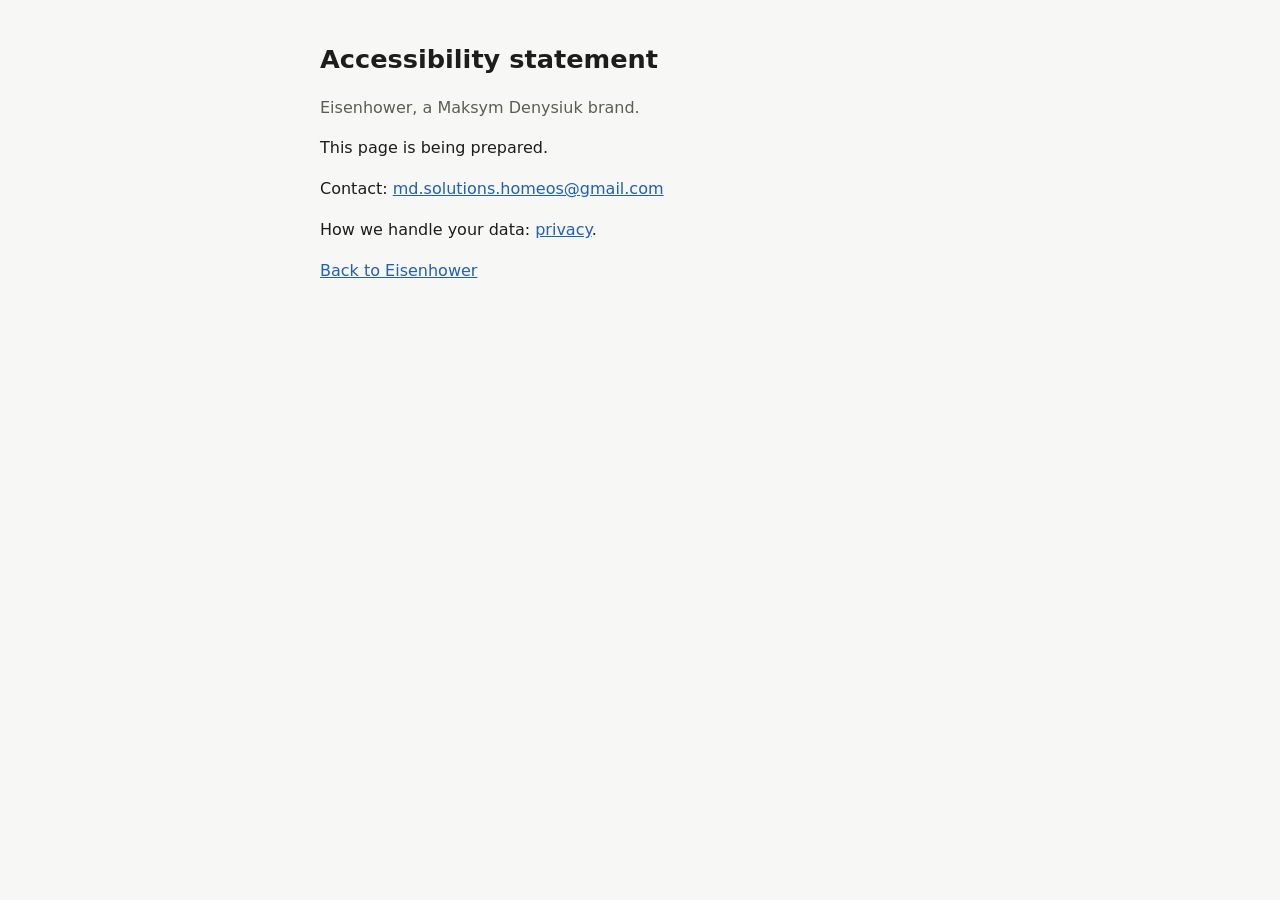
<file: legal/accessibility.html>
<!doctype html>
<html lang="en">
<head>
<meta charset="utf-8">
<meta name="viewport" content="width=device-width, initial-scale=1">
<meta name="robots" content="noindex">
<title>Eisenhower: accessibility statement</title>
<style>
  :root { --bg: #f7f7f5; --fg: #1d1d1b; --muted: #5c5c57; --link: #1f5fbf; }
  @media (prefers-color-scheme: dark) { :root { --bg: #161615; --fg: #ececea; --muted: #a7a7a1; --link: #8ab4ff; } }
  body { margin: 0; background: var(--bg); color: var(--fg); font: 16px/1.55 system-ui, -apple-system, "Segoe UI", sans-serif; }
  main { max-width: 40rem; margin: 0 auto; padding: 2.5rem 1rem 4rem; }
  h1 { font-size: 1.6rem; margin: 0 0 .25rem; }
  p { color: var(--fg); }
  .muted { color: var(--muted); }
  a { color: var(--link); }
</style>
</head>
<body>
<main>
  <h1>Accessibility statement</h1>
  <p class="muted">Eisenhower, a Maksym Denysiuk brand.</p>
  <p>This page is being prepared.</p>
  <p>Contact: <a href="mailto:md.solutions.homeos@gmail.com">md.solutions.homeos@gmail.com</a></p>
  <p>How we handle your data: <a href="/privacy">privacy</a>.</p>
  <p><a href="/">Back to Eisenhower</a></p>
</main>
</body>
</html>
</file>
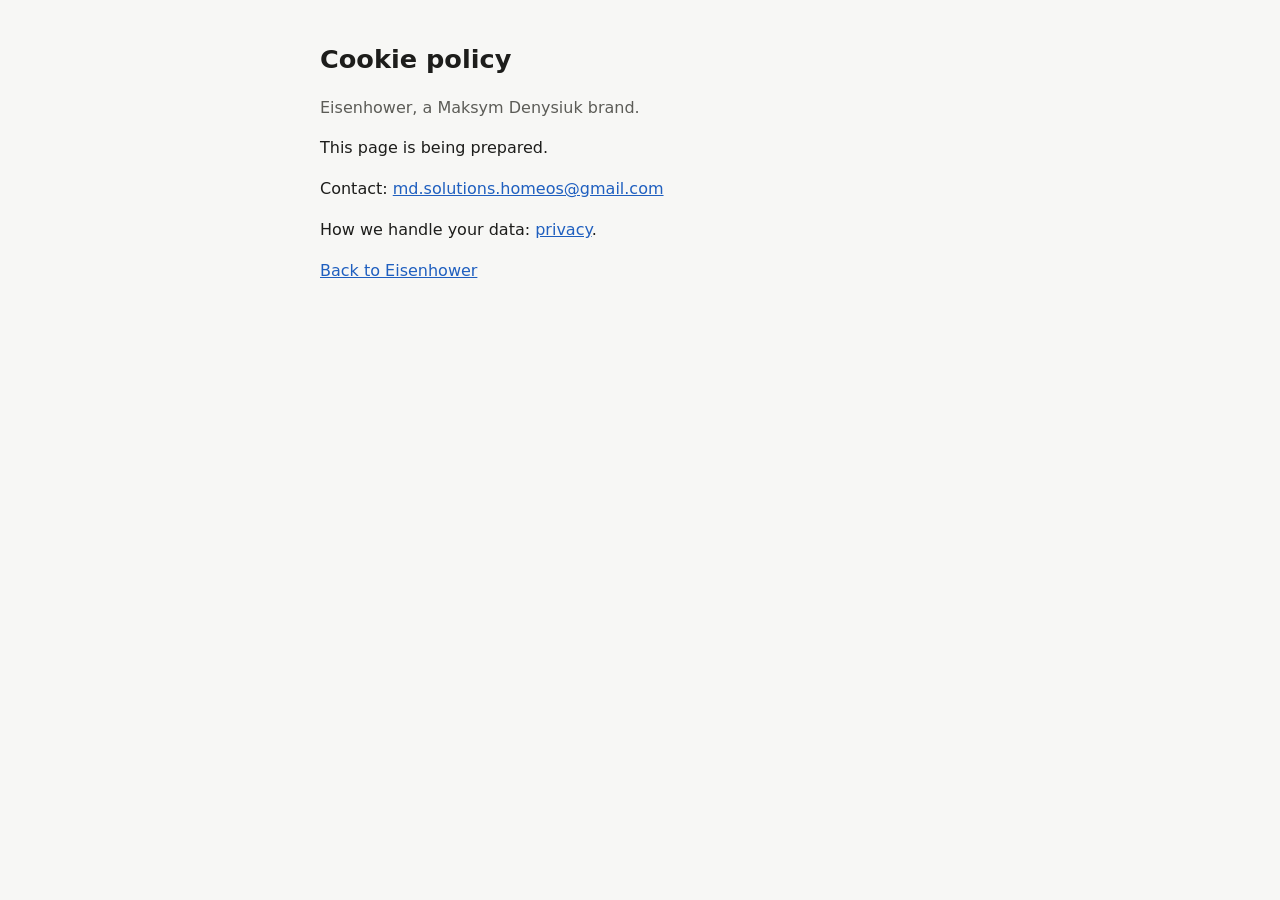
<file: legal/cookies.html>
<!doctype html>
<html lang="en">
<head>
<meta charset="utf-8">
<meta name="viewport" content="width=device-width, initial-scale=1">
<meta name="robots" content="noindex">
<title>Eisenhower: cookie policy</title>
<style>
  :root { --bg: #f7f7f5; --fg: #1d1d1b; --muted: #5c5c57; --link: #1f5fbf; }
  @media (prefers-color-scheme: dark) { :root { --bg: #161615; --fg: #ececea; --muted: #a7a7a1; --link: #8ab4ff; } }
  body { margin: 0; background: var(--bg); color: var(--fg); font: 16px/1.55 system-ui, -apple-system, "Segoe UI", sans-serif; }
  main { max-width: 40rem; margin: 0 auto; padding: 2.5rem 1rem 4rem; }
  h1 { font-size: 1.6rem; margin: 0 0 .25rem; }
  p { color: var(--fg); }
  .muted { color: var(--muted); }
  a { color: var(--link); }
</style>
</head>
<body>
<main>
  <h1>Cookie policy</h1>
  <p class="muted">Eisenhower, a Maksym Denysiuk brand.</p>
  <p>This page is being prepared.</p>
  <p>Contact: <a href="mailto:md.solutions.homeos@gmail.com">md.solutions.homeos@gmail.com</a></p>
  <p>How we handle your data: <a href="/privacy">privacy</a>.</p>
  <p><a href="/">Back to Eisenhower</a></p>
</main>
</body>
</html>
</file>
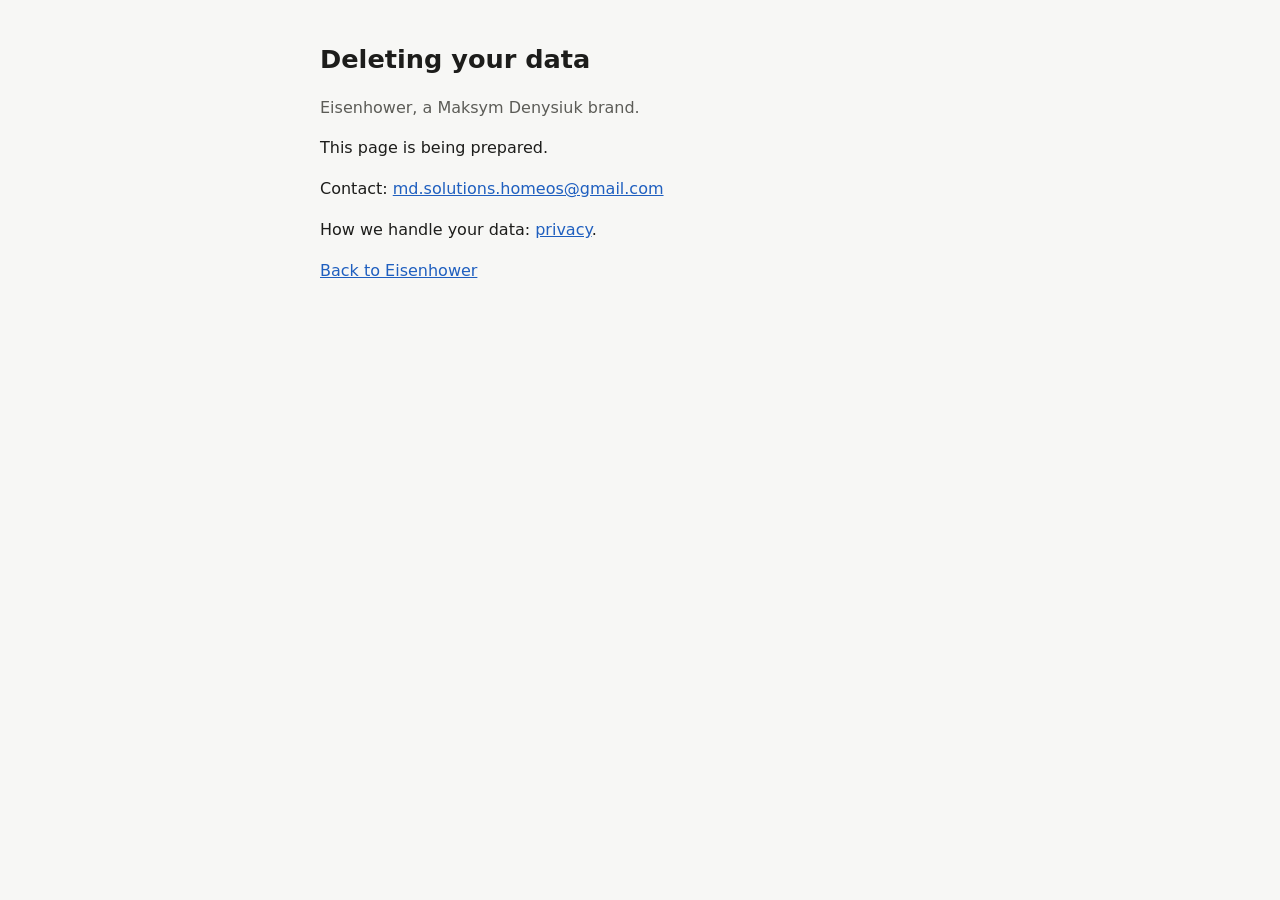
<file: legal/data-deletion.html>
<!doctype html>
<html lang="en">
<head>
<meta charset="utf-8">
<meta name="viewport" content="width=device-width, initial-scale=1">
<meta name="robots" content="noindex">
<title>Eisenhower: deleting your data</title>
<style>
  :root { --bg: #f7f7f5; --fg: #1d1d1b; --muted: #5c5c57; --link: #1f5fbf; }
  @media (prefers-color-scheme: dark) { :root { --bg: #161615; --fg: #ececea; --muted: #a7a7a1; --link: #8ab4ff; } }
  body { margin: 0; background: var(--bg); color: var(--fg); font: 16px/1.55 system-ui, -apple-system, "Segoe UI", sans-serif; }
  main { max-width: 40rem; margin: 0 auto; padding: 2.5rem 1rem 4rem; }
  h1 { font-size: 1.6rem; margin: 0 0 .25rem; }
  p { color: var(--fg); }
  .muted { color: var(--muted); }
  a { color: var(--link); }
</style>
</head>
<body>
<main>
  <h1>Deleting your data</h1>
  <p class="muted">Eisenhower, a Maksym Denysiuk brand.</p>
  <p>This page is being prepared.</p>
  <p>Contact: <a href="mailto:md.solutions.homeos@gmail.com">md.solutions.homeos@gmail.com</a></p>
  <p>How we handle your data: <a href="/privacy">privacy</a>.</p>
  <p><a href="/">Back to Eisenhower</a></p>
</main>
</body>
</html>
</file>
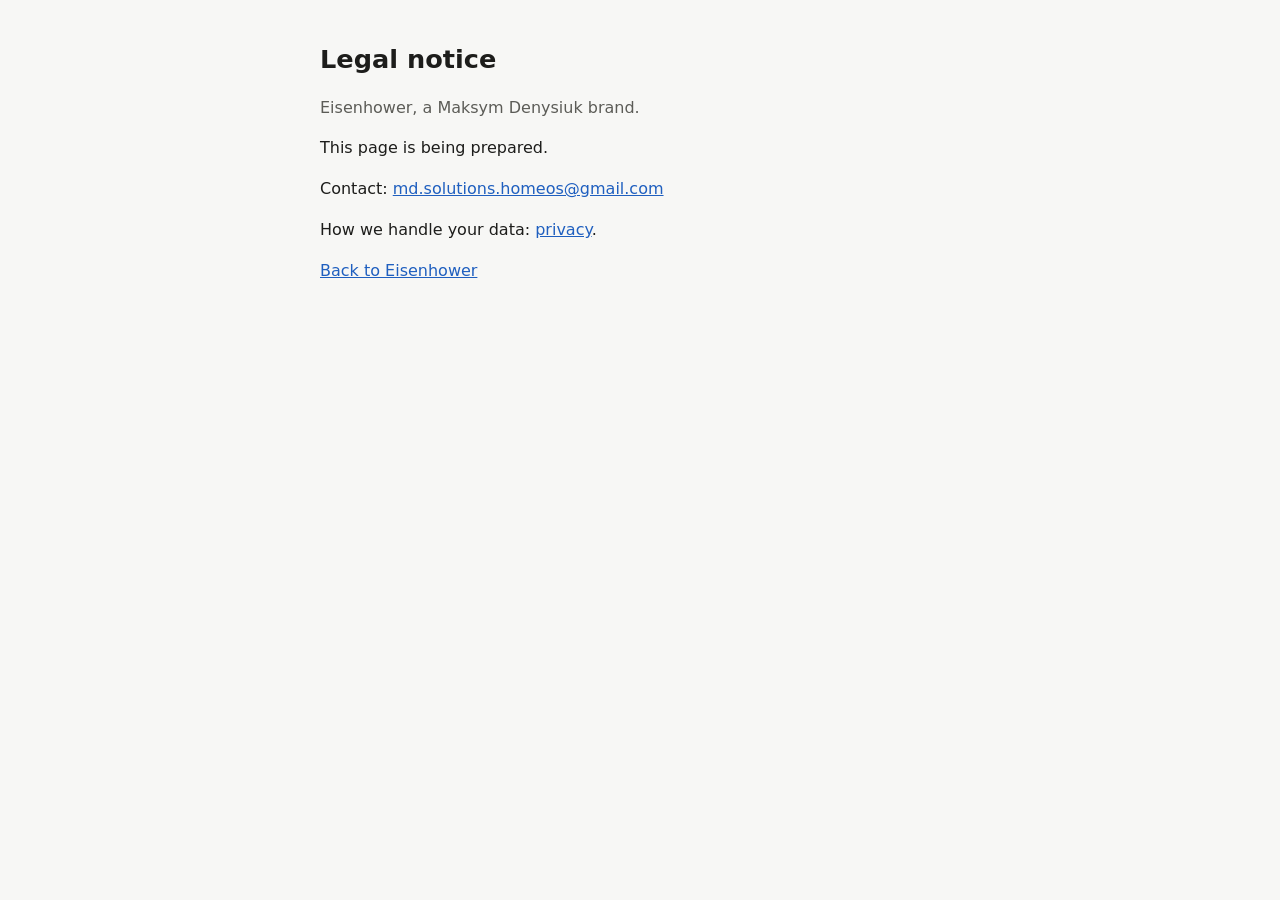
<file: legal/legal-notice.html>
<!doctype html>
<html lang="en">
<head>
<meta charset="utf-8">
<meta name="viewport" content="width=device-width, initial-scale=1">
<meta name="robots" content="noindex">
<title>Eisenhower: legal notice</title>
<style>
  :root { --bg: #f7f7f5; --fg: #1d1d1b; --muted: #5c5c57; --link: #1f5fbf; }
  @media (prefers-color-scheme: dark) { :root { --bg: #161615; --fg: #ececea; --muted: #a7a7a1; --link: #8ab4ff; } }
  body { margin: 0; background: var(--bg); color: var(--fg); font: 16px/1.55 system-ui, -apple-system, "Segoe UI", sans-serif; }
  main { max-width: 40rem; margin: 0 auto; padding: 2.5rem 1rem 4rem; }
  h1 { font-size: 1.6rem; margin: 0 0 .25rem; }
  p { color: var(--fg); }
  .muted { color: var(--muted); }
  a { color: var(--link); }
</style>
</head>
<body>
<main>
  <h1>Legal notice</h1>
  <p class="muted">Eisenhower, a Maksym Denysiuk brand.</p>
  <p>This page is being prepared.</p>
  <p>Contact: <a href="mailto:md.solutions.homeos@gmail.com">md.solutions.homeos@gmail.com</a></p>
  <p>How we handle your data: <a href="/privacy">privacy</a>.</p>
  <p><a href="/">Back to Eisenhower</a></p>
</main>
</body>
</html>
</file>
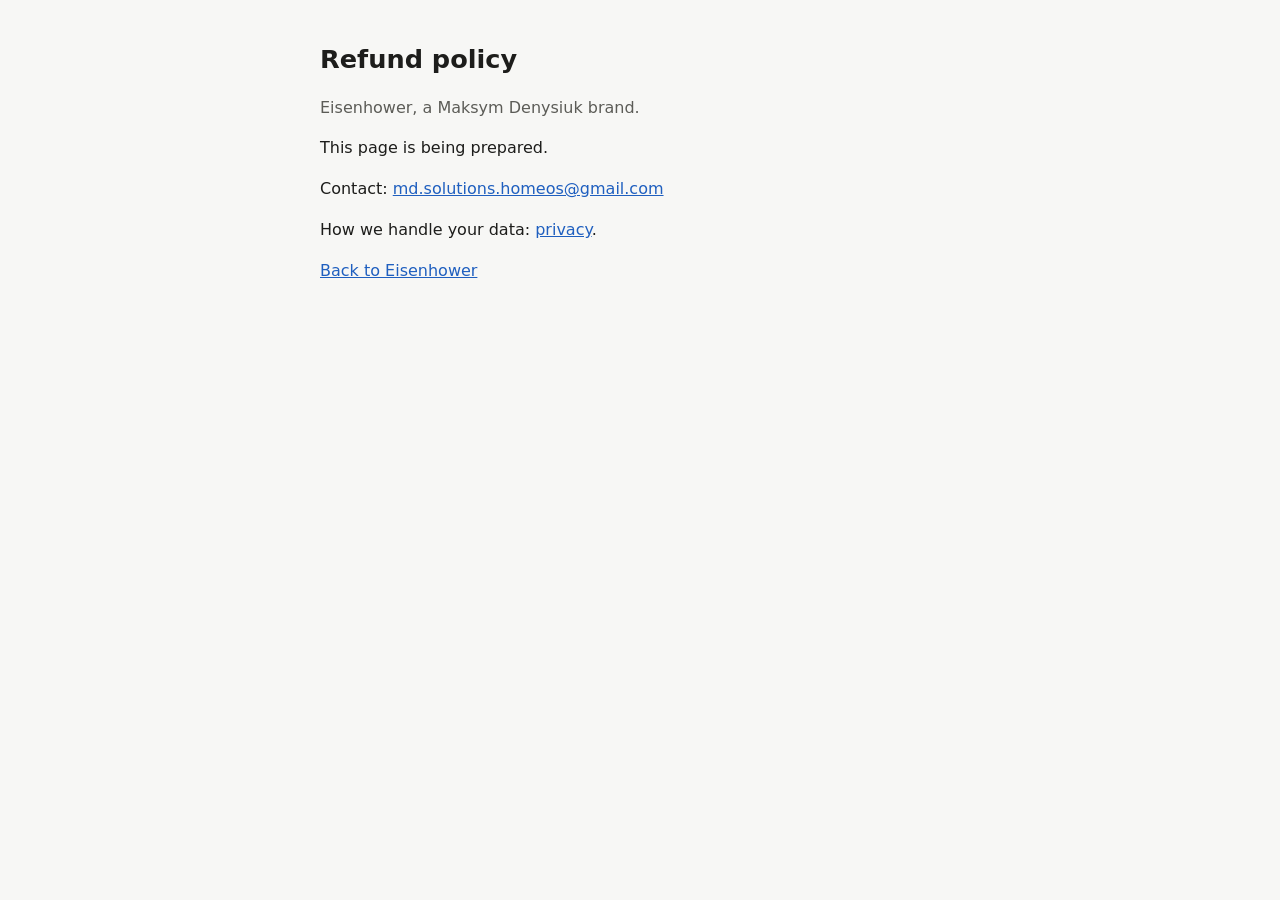
<file: legal/refund.html>
<!doctype html>
<html lang="en">
<head>
<meta charset="utf-8">
<meta name="viewport" content="width=device-width, initial-scale=1">
<meta name="robots" content="noindex">
<title>Eisenhower: refund policy</title>
<style>
  :root { --bg: #f7f7f5; --fg: #1d1d1b; --muted: #5c5c57; --link: #1f5fbf; }
  @media (prefers-color-scheme: dark) { :root { --bg: #161615; --fg: #ececea; --muted: #a7a7a1; --link: #8ab4ff; } }
  body { margin: 0; background: var(--bg); color: var(--fg); font: 16px/1.55 system-ui, -apple-system, "Segoe UI", sans-serif; }
  main { max-width: 40rem; margin: 0 auto; padding: 2.5rem 1rem 4rem; }
  h1 { font-size: 1.6rem; margin: 0 0 .25rem; }
  p { color: var(--fg); }
  .muted { color: var(--muted); }
  a { color: var(--link); }
</style>
</head>
<body>
<main>
  <h1>Refund policy</h1>
  <p class="muted">Eisenhower, a Maksym Denysiuk brand.</p>
  <p>This page is being prepared.</p>
  <p>Contact: <a href="mailto:md.solutions.homeos@gmail.com">md.solutions.homeos@gmail.com</a></p>
  <p>How we handle your data: <a href="/privacy">privacy</a>.</p>
  <p><a href="/">Back to Eisenhower</a></p>
</main>
</body>
</html>
</file>
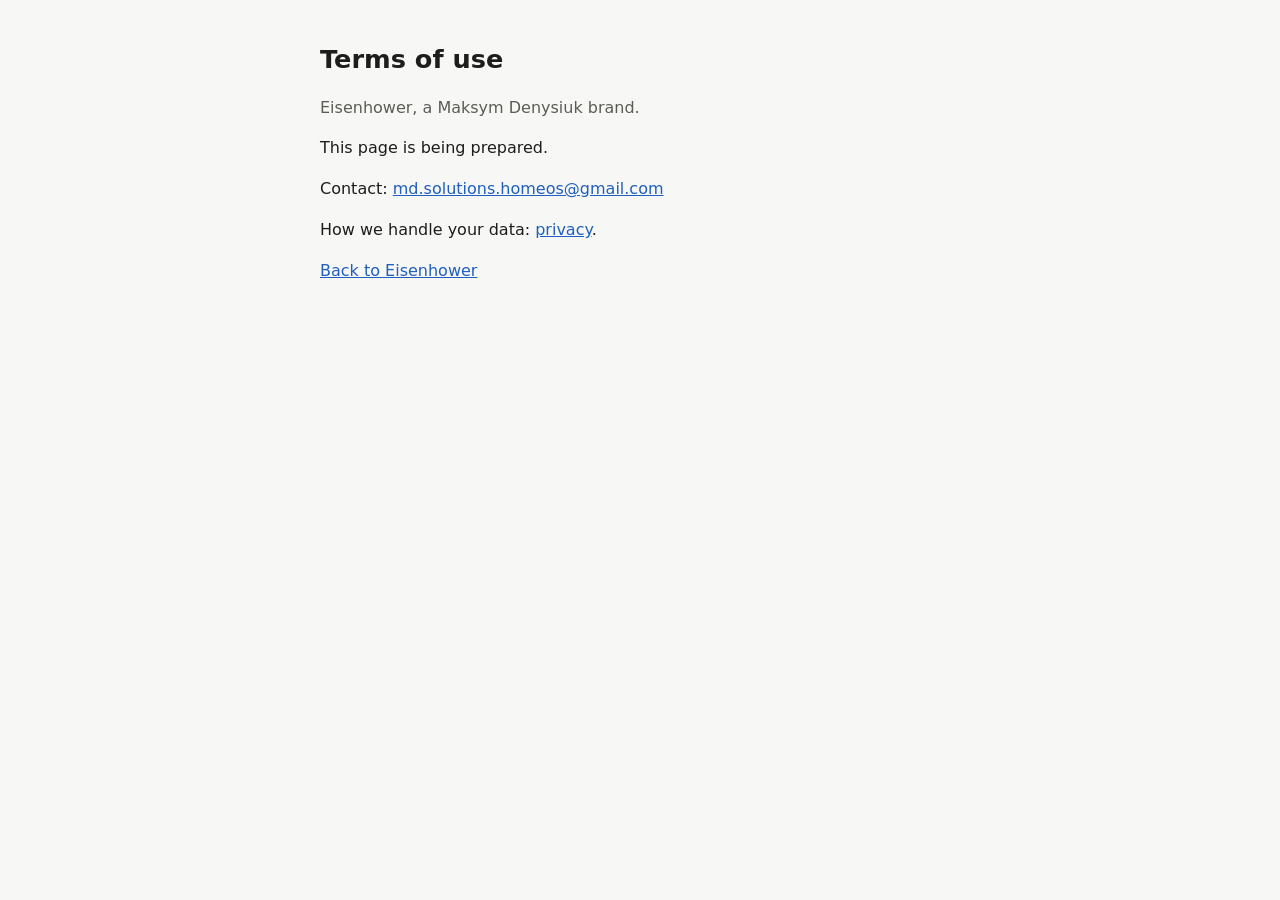
<file: legal/terms.html>
<!doctype html>
<html lang="en">
<head>
<meta charset="utf-8">
<meta name="viewport" content="width=device-width, initial-scale=1">
<meta name="robots" content="noindex">
<title>Eisenhower: terms of use</title>
<style>
  :root { --bg: #f7f7f5; --fg: #1d1d1b; --muted: #5c5c57; --link: #1f5fbf; }
  @media (prefers-color-scheme: dark) { :root { --bg: #161615; --fg: #ececea; --muted: #a7a7a1; --link: #8ab4ff; } }
  body { margin: 0; background: var(--bg); color: var(--fg); font: 16px/1.55 system-ui, -apple-system, "Segoe UI", sans-serif; }
  main { max-width: 40rem; margin: 0 auto; padding: 2.5rem 1rem 4rem; }
  h1 { font-size: 1.6rem; margin: 0 0 .25rem; }
  p { color: var(--fg); }
  .muted { color: var(--muted); }
  a { color: var(--link); }
</style>
</head>
<body>
<main>
  <h1>Terms of use</h1>
  <p class="muted">Eisenhower, a Maksym Denysiuk brand.</p>
  <p>This page is being prepared.</p>
  <p>Contact: <a href="mailto:md.solutions.homeos@gmail.com">md.solutions.homeos@gmail.com</a></p>
  <p>How we handle your data: <a href="/privacy">privacy</a>.</p>
  <p><a href="/">Back to Eisenhower</a></p>
</main>
</body>
</html>
</file>
<file: harness/harness.css>
:root{
  --ground:#060b18;--ground-2:#0b1324;--veil:rgba(7,12,25,.72);--pane:#090e1d;
  --ink:#eef2fa;--muted:#aab6cc;--line:#2a3650;--line-2:#4b5b7a;
  --core:#ffd9a0;--mother:#c4b5ff;--plan:#86a9ff;--gate:#f3cf7a;--do:#f5799a;--elim:#b4bcc8;
  --ok:#59cf97;--bad:#ff8a7c;--warn:#f4ad4e;
  --font:"Bahnschrift","Segoe UI Variable Text","Segoe UI",system-ui,sans-serif;
  --text:"Segoe UI Variable Text","Segoe UI",system-ui,sans-serif;
  --code:"Cascadia Mono",Consolas,monospace;
}
*{box-sizing:border-box}
html,body{height:100%}
html{background:var(--ground)}
body{margin:0;background:var(--ground);color:var(--ink);font:15px/1.5 var(--text);overflow:hidden}
h1,h2,h3,p,ul,ol,dl,dd{margin:0;padding:0}ul,ol{list-style:none}
button,select,textarea{font:inherit;color:inherit}
:focus-visible{outline:2px solid var(--core);outline-offset:2px;border-radius:3px}
.skip{position:absolute;left:12px;top:-60px;background:var(--core);color:#201400;padding:10px 14px;z-index:40;border-radius:4px}
.skip:focus{top:8px}
[tabindex="-1"]:focus{outline:none}
.vh{position:absolute;width:1px;height:1px;overflow:hidden;clip-path:inset(50%);white-space:nowrap}
#core{position:fixed;inset:0;width:100vw;height:100dvh;display:block;z-index:0}

.top{position:fixed;left:0;right:0;top:0;z-index:12;display:flex;align-items:center;gap:18px;padding:10px 20px;pointer-events:none}
.top>*{pointer-events:auto}
.brand{font:500 16px/1.2 var(--font);white-space:nowrap}
.top nav{overflow-x:auto;scrollbar-width:none;min-width:0}
.top nav ul{display:flex;gap:2px}
.nv{background:var(--veil);border:1px solid transparent;border-radius:5px;padding:0 11px;min-height:38px;cursor:pointer;white-space:nowrap;color:var(--muted);font-size:14px}
.nv:hover{color:var(--ink);background:rgba(30,40,66,.9)}
.nv[aria-expanded=true]{color:var(--ink);border-color:var(--line-2)}
.nv b{font:500 15px var(--font);color:var(--ink);margin-left:5px;font-variant-numeric:tabular-nums}
.nv.minor{font-size:13.5px;padding:0 8px}
.runpick{margin-left:auto;display:flex;align-items:center;gap:8px;font-size:13.5px;color:var(--muted);background:var(--veil);padding-left:8px;border-radius:5px;white-space:nowrap}
.runpick select{background:var(--ground-2);border:1px solid var(--line-2);border-radius:4px;padding:6px;min-height:38px;color:var(--ink);max-width:190px}

.lab{position:fixed;left:0;top:0;z-index:4;background:var(--veil);border:1px solid transparent;border-radius:4px;padding:1px 8px;cursor:pointer;font:400 14px/1.3 var(--font);white-space:nowrap;min-height:24px;opacity:0;visibility:hidden;will-change:transform}
.lab:hover,.lab[aria-current=true]{border-color:var(--line-2)}
.lab.m0{font-size:18px;font-weight:300}
#seltag{position:fixed;left:0;top:0;z-index:4;background:rgba(9,14,29,.92);border:1px solid var(--line-2);border-radius:3px;padding:0 7px;font-size:13px;pointer-events:none;white-space:nowrap;opacity:0;transition:opacity .2s}
#tip{position:fixed;z-index:30;background:#f3f5fa;color:#111724;font-size:13px;padding:6px 9px;border-radius:4px;max-width:330px;display:none;pointer-events:none;line-height:1.4}
#tip b{display:block}
#tip .tt-task{overflow-wrap:anywhere}

.hud{position:fixed;left:20px;right:20px;bottom:22px;z-index:6;pointer-events:none;transition:right .3s ease}
.hud>*{pointer-events:auto}
#caps{position:absolute;left:0;bottom:calc(100% + 30px);display:flex;flex-direction:column;gap:2px;pointer-events:none;max-width:min(680px,100%)}
.cap{font:300 clamp(18px,1.75vw,26px)/1.2 var(--font);letter-spacing:-.005em;opacity:0;transform:translateY(6px);transition:opacity .3s,transform .3s;background:var(--veil);padding:0 8px;border-radius:3px;width:fit-content}
.cap.on{opacity:1;transform:none}
.cap.sim::before{content:"Simulated: ";color:var(--warn)}
#now{position:absolute;left:0;bottom:calc(100% + 4px);font-size:14px;color:#d6deed;background:var(--veil);padding:0 8px;border-radius:3px;max-width:100%;white-space:nowrap;overflow:hidden;text-overflow:ellipsis}
.transport{display:grid;grid-template-columns:auto auto auto minmax(80px,1fr) auto auto auto;gap:10px;align-items:center;background:rgba(9,14,29,.86);border:1px solid var(--line);border-radius:7px;padding:7px 12px}
.clock{font:300 34px/1 var(--font);font-variant-numeric:tabular-nums;min-width:2.7em}
.flagr{font-size:13px;color:#22160a;background:var(--core);border-radius:3px;padding:0 6px;font-weight:600;white-space:nowrap}
.flagr.sim{background:var(--warn)}
.btn{background:rgba(255,255,255,.06);border:1px solid var(--line-2);border-radius:5px;padding:7px 13px;min-height:40px;cursor:pointer;line-height:1.2}
.btn:hover:not(:disabled){background:rgba(255,255,255,.14)}
.btn:disabled{color:#8a95a9;border-color:var(--line);cursor:not-allowed}
.btn.primary{background:var(--core);border-color:var(--core);color:#22160a;font-weight:600}
.btn.primary:hover:not(:disabled){background:#ffe6bf}
.btn.primary:disabled{background:#3a3f4c;border-color:#3a3f4c;color:#c3cad8}
.pair{display:flex;gap:4px}
.pair .btn{padding:7px 9px}
#play{min-width:82px}
input[type=range]{width:100%;accent-color:var(--core);height:30px;margin:0;background:transparent}
.simt{display:flex;gap:6px;align-items:center;font-size:13.5px;white-space:nowrap;cursor:pointer;min-height:40px}
.simt input{width:18px;height:18px;accent-color:var(--warn)}
footer{position:fixed;left:0;right:0;bottom:2px;text-align:center;color:var(--muted);font-size:12px;z-index:5;pointer-events:none}

.panel{position:fixed;z-index:10;top:0;bottom:0;background:var(--pane);border-left:1px solid var(--line);display:flex;flex-direction:column;opacity:0;transform:translateX(26px);transition:opacity .28s ease,transform .28s ease;visibility:hidden}
#panel{right:0;width:min(470px,100%)}
#panel.wide{width:min(680px,100%)}
#drawer{left:0;width:min(380px,100%);border-left:0;border-right:1px solid var(--line);transform:translateX(-26px)}
.panel.open{opacity:1;transform:none;visibility:visible}
.phead{padding:12px 16px 10px;position:relative;flex:none}
.pbody{flex:1;overflow:auto;padding:0 16px 16px;min-height:0}
.pfoot{flex:none;border-top:1px solid var(--line);padding:10px 16px 12px;background:rgba(12,18,36,.6)}
.x{position:absolute;right:10px;top:8px;background:none;border:1px solid transparent;border-radius:4px;width:40px;height:40px;cursor:pointer;font-size:20px;line-height:1;color:var(--muted)}
.x:hover{color:var(--ink);border-color:var(--line-2)}
.panel h2{font:300 26px/1.15 var(--font);padding-right:44px;letter-spacing:-.01em}
.panel h3{font:500 16px/1.25 var(--font);margin-top:18px}
.sub{color:var(--muted);font-size:13.5px}
.goal{font:300 23px/1.18 var(--font);padding-right:40px;margin-top:2px}
.rolel{display:flex;align-items:center;gap:7px;font-size:13.5px;color:var(--muted)}
.rolel svg{flex:none}
.badge{display:inline-block;font-size:13px;padding:0 8px;border-radius:3px;border:1px solid currentColor}
.st-done{color:var(--ok)}.st-running,.st-working{color:var(--core)}.st-stopped,.st-released,.st-waiting{color:var(--muted)}.st-failed{color:var(--bad)}
.meta{display:flex;flex-wrap:wrap;gap:2px 14px;margin-top:7px;font-size:13.5px;color:var(--muted);align-items:center}
.meta b{color:var(--ink);font-weight:500;font-variant-numeric:tabular-nums}
.lk{background:none;border:0;padding:0;min-height:24px;color:var(--ink);text-decoration:underline;text-underline-offset:2px;cursor:pointer;text-align:left}
.tabs{display:flex;gap:0;border-bottom:1px solid var(--line-2);overflow-x:auto;scrollbar-width:none;flex:none;padding:0 8px}
.tabs button{background:none;border:0;border-bottom:2px solid transparent;padding:8px 8px;min-height:40px;cursor:pointer;color:var(--muted);white-space:nowrap;font-size:14px}
.tabs button[aria-selected=true]{color:var(--ink);border-bottom-color:var(--core)}
.tabp{padding-top:12px;font-size:14px;overflow-wrap:anywhere}
.tabp pre{white-space:pre-wrap;font:inherit;margin:0;line-height:1.55}
.kv{display:grid;grid-template-columns:auto 1fr;gap:3px 12px;margin-top:6px}
.kv dt{color:var(--muted)}
.tabp ul.links li{padding:5px 0;border-bottom:1px solid rgba(255,255,255,.07);display:flex;flex-wrap:wrap;gap:0 8px}
.nat{color:var(--muted);font-size:13px}
.inf{color:var(--warn);font-size:12.5px}
.brf dt{color:var(--muted);font-size:12.5px;margin-top:6px}
.step{display:grid;grid-template-columns:62px 1fr;gap:8px;padding:3px 0;animation:in .3s ease}
.step time{color:var(--muted);font-variant-numeric:tabular-nums;font-size:12.5px;padding-top:2px}
.step.say span{font:400 15.5px/1.35 var(--font)}
.step.tl{color:#c4cede;font-size:13px}
.step.note{color:var(--core);font-weight:600}
@keyframes in{from{opacity:0;transform:translateY(5px)}}
.dec{padding:7px 0;border-bottom:1px solid rgba(255,255,255,.07);display:grid;grid-template-columns:44px 1fr;gap:8px}
.dec time{color:var(--muted);font-variant-numeric:tabular-nums}
.dec.up{border-left:2px solid var(--warn);padding-left:8px}
table{border-collapse:collapse;width:100%;font-size:13.5px;font-variant-numeric:tabular-nums}
th{font-weight:500;text-align:right;color:var(--muted);padding:4px 6px;white-space:nowrap}
td{text-align:right;padding:4px 6px;border-top:1px solid rgba(255,255,255,.07);white-space:nowrap}
th:first-child,td:first-child{text-align:left;padding-left:0;white-space:normal}
tr.sum td{font-weight:600;border-top:1px solid var(--line-2)}
.sortb{background:none;border:0;padding:3px 0;min-height:28px;cursor:pointer;color:inherit;font:inherit}
.cont label{display:block;font:500 15px/1.3 var(--font);margin-bottom:5px}
.cont textarea{width:100%;background:var(--ground);border:1px solid var(--line-2);border-radius:4px;padding:7px;height:52px;resize:vertical}
.cont textarea::placeholder{color:#9eaac0}
.cont textarea:disabled{background:#141a29;color:#9eaac0}
.explain{font-size:12.5px;color:var(--muted);margin-top:4px}
.explain code,.res code{font-family:var(--code);font-size:12px;color:var(--ink)}
.msg{font-size:13.5px;margin-top:3px;min-height:20px}
.msg.bad{color:var(--bad)}.msg.ok{color:var(--ok)}
.acts{display:flex;align-items:center;gap:7px;margin-top:6px;flex-wrap:wrap}
.count{font-size:13px;color:var(--muted)}
.spin{display:inline-block;width:12px;height:12px;border:2px solid #22160a;border-right-color:transparent;border-radius:50%;animation:sp .8s linear infinite;margin-right:6px;vertical-align:-1px}
@keyframes sp{to{transform:rotate(360deg)}}
.res{display:flex;gap:8px;align-items:center;margin-top:7px}
.res code{flex:1;min-width:0;overflow-wrap:anywhere}
.res .btn{min-height:32px;padding:3px 9px;font-size:13px}

.row{display:grid;grid-template-columns:118px minmax(0,1fr);gap:6px;width:100%;background:none;border:0;padding:3px 4px;height:32px;align-items:center;cursor:pointer;text-align:left;border-radius:3px}
.row:hover{background:rgba(255,255,255,.07)}
.row[aria-current=true]{background:rgba(255,217,160,.14)}
.row .nm{font-size:13.5px;white-space:nowrap;overflow:hidden;text-overflow:ellipsis;display:flex;gap:6px;align-items:center}
.row.fut .nm{color:#94a1b8}
.bars{position:relative;height:12px;background:rgba(255,255,255,.04);border-radius:2px;overflow:hidden;display:block}
.bars u{position:absolute;top:2px;bottom:2px;min-width:2px;border-radius:1px}
.head{position:absolute;top:0;bottom:0;width:1px;background:var(--core)}
.grp{font-size:13px;color:var(--muted);margin:10px 0 1px}

.esc{border-top:1px solid var(--line);padding:13px 0 15px}
.esc.fut{opacity:.62}
.esc[aria-current=true]{background:rgba(244,173,78,.08);margin-inline:-16px;padding-inline:16px}
.esc h3{margin:0;font:400 17px/1.25 var(--font)}
.path{display:flex;align-items:center;flex-wrap:wrap;gap:4px 0;margin:9px 0 7px;font-size:13px}
.path .n{border:1px solid var(--line-2);border-radius:13px;padding:1px 9px;transition:background .25s,color .25s,border-color .25s;background:none;cursor:pointer;min-height:26px}
.path .n.on{background:var(--warn);color:#201400;border-color:var(--warn)}
.path .n.dn.on{background:var(--ink);border-color:var(--ink);color:#141a29}
.path i{width:17px;height:1px;background:var(--line-2);display:block}
.path em{font-style:normal;color:var(--muted);margin:0 6px}
.esc p{font-size:14px;margin-top:4px}
.esc .btn{margin-top:8px;min-height:36px;padding:3px 11px;font-size:14px}
.esc details{margin-top:6px;font-size:13px;color:var(--muted)}
.esc summary{cursor:pointer;min-height:26px}
.esc details pre{white-space:pre-wrap;font:inherit;overflow-wrap:anywhere}

.big{font:300 52px/1 var(--font);letter-spacing:-.02em;font-variant-numeric:tabular-nums}
.bar{display:grid;grid-template-columns:138px 1fr 62px;gap:8px;align-items:center;font-size:13.5px;padding:3px 0}
.bar .tr{height:12px;display:flex;gap:1px;border-radius:2px;overflow:hidden}
.bar .tr span{display:block}
.bar .v{text-align:right;font-variant-numeric:tabular-nums}
.cc{width:100%;height:auto;display:block;margin-top:6px}
.flow li{padding:8px 0;border-top:1px solid var(--line);font-size:14px}
.flow b{font:500 15px var(--font);display:block}
.lg{position:fixed;z-index:9;right:20px;bottom:104px;width:290px;background:var(--pane);border:1px solid var(--line);border-radius:7px;padding:10px 12px 12px;font-size:13px;display:none}
.lg.open{display:block}
.lg h3{font:500 14px var(--font);margin:8px 0 2px}.lg h3:first-child{margin-top:0}
.lg li{display:grid;grid-template-columns:48px 1fr;gap:8px;align-items:center;min-height:21px}
.notice{position:fixed;z-index:8;left:50%;top:50%;transform:translate(-50%,-50%);width:min(460px,92%);background:var(--pane);border:1px solid var(--line-2);border-radius:7px;padding:18px;display:none}
.notice.open{display:block}
.notice p{margin:8px 0 12px;color:var(--muted)}
.notice h2{font:300 24px var(--font)}

@media (max-width:759px){
  .top{flex-wrap:wrap;padding:6px 16px 0;gap:0 8px;background:rgba(6,11,24,.88)}
  .brand{font-size:15px}
  .runpick{font-size:0;padding:0;background:none}.runpick select{font-size:13px;max-width:176px;min-height:40px}
  .top nav{order:3;width:calc(100vw - 32px)}
  .nv{min-height:44px}
  .hud{left:16px;right:16px;bottom:18px}
  .transport{grid-template-columns:auto auto minmax(0,1fr) auto;gap:4px 8px;padding:6px 10px}
  .clock{font-size:26px;min-width:0}
  .scrubw{grid-column:1/-1;grid-row:2}
  .flagw{grid-column:3;grid-row:1;justify-self:end}
  #speed{grid-column:4;grid-row:1}
  .pair{grid-column:1/3;grid-row:3}
  .simt{grid-column:3/5;grid-row:3;justify-self:end}
  .btn{min-height:44px}
  input[type=range]{height:44px}
  #caps{bottom:calc(100% + 26px);max-width:100%}
  .cap{font-size:17px}
  #now{font-size:13px;white-space:normal;max-height:42px}
  .panel{left:0;right:0;width:100%!important;top:auto;bottom:0;height:64dvh;border:0;border-top:1px solid var(--line-2);border-radius:12px 12px 0 0;transform:translateY(26px)}
  #drawer{transform:translateY(26px)}
  .panel{overflow:auto}
  .pbody{overflow:visible;flex:none}
  .pfoot{flex:none}
  .tabs button,.row,.lk{min-height:44px}
  .row{height:44px}
  .x{width:44px;height:44px}
  .goal{font-size:20px}
  .bar{grid-template-columns:104px 1fr 56px}
  .big{font-size:42px}
  .lg{right:16px;left:16px;width:auto;bottom:178px}
  footer{display:none}
  .pfootnote{display:block}
}
.pfootnote{display:none;color:var(--muted);font-size:12px;margin-top:8px}

.hud.tight .transport{grid-template-columns:auto auto minmax(0,1fr) auto;gap:4px 8px}.hud.tight .scrubw{grid-column:1/-1;grid-row:2}.hud.tight .flagw{grid-column:3;grid-row:1;justify-self:end}.hud.tight #speed{grid-column:4;grid-row:1}.hud.tight .pair{grid-column:1/3;grid-row:3}.hud.tight .simt{grid-column:3/5;grid-row:3;justify-self:end}
@media (prefers-reduced-motion:reduce){
  .panel,.cap,.lab{transition:opacity .12s linear!important;transform:none}
  .step{animation:none}.spin{animation:none}
}
#stage{position:fixed;left:0;right:0;top:60px;bottom:140px;z-index:3;display:grid;grid-template-columns:minmax(0,1fr) minmax(270px,.8fr) minmax(0,1fr);grid-template-rows:minmax(0,1fr) minmax(0,1fr);gap:0 22px;padding:6px 24px 4px;overflow:hidden}
#stage.hidden{visibility:hidden}
.q{display:flex;flex-direction:column;gap:8px;min-width:0;min-height:0;padding-top:4px}
.q0{grid-column:1;grid-row:1}.q1{grid-column:3;grid-row:1}.q2{grid-column:3;grid-row:2}.q3{grid-column:1;grid-row:2}
.corec{grid-column:2;grid-row:1/3;display:grid;grid-template-rows:minmax(110px,1fr) auto auto auto;height:100%;justify-items:center;min-width:0;min-height:0;opacity:0;transition:opacity .4s}
.corec.born{opacity:1}
#ringbox{position:relative;width:100%;height:100%;min-height:110px}
.lab{position:relative;left:auto;top:auto;background:none;border:1px solid transparent;border-radius:4px;padding:2px 8px;cursor:pointer;font:400 16px/1.3 var(--font);white-space:nowrap;min-height:28px;display:inline-flex;align-items:center;gap:10px;color:var(--ink);opacity:0;visibility:hidden;transition:opacity .4s,border-color .2s;will-change:auto}
.lab.born{opacity:1;visibility:visible}
.lab:hover,.lab[aria-current=true]{border-color:var(--line-2)}
.orb{display:inline-block;width:28px;height:28px;flex:none}
.lab.m0{position:absolute;left:50%;top:50%;transform:translate(-50%,16px);font-size:18px;font-weight:300;background:var(--veil)}
.lab.rt{position:absolute;left:0;top:0;font-size:13.5px;color:var(--muted);padding-left:0;gap:4px;background:var(--veil)}
.rt .orb{width:20px;height:20px}
.mh{display:flex;align-items:center;gap:10px;min-height:32px}
.mst{font-size:13px;color:var(--muted)}
.tl-t{margin-inline-start:auto;background:none;border:1px solid var(--line);border-radius:4px;color:var(--muted);font-size:13px;min-height:26px;padding:0 8px;cursor:pointer;white-space:nowrap}
.tl-t:hover{color:var(--ink);border-color:var(--line-2)}
.q0 .mh,.q3 .mh{flex-direction:row-reverse}
.q0 .lab,.q3 .lab{flex-direction:row-reverse}
.rails{display:flex;flex-direction:column;gap:6px;padding:0 6px;flex:none}
.q0 .rails,.q3 .rails{align-items:flex-end}
.lane{display:flex;gap:8px;min-height:36px;flex-wrap:wrap}
.q0 .lane,.q3 .lane{flex-direction:row-reverse}
.slot{position:relative;width:36px;height:36px;background:none;border:1px solid transparent;border-radius:50%;cursor:pointer;padding:0;opacity:0;visibility:hidden;transition:opacity .35s,border-color .15s;flex:none}
.slot.born{opacity:1;visibility:visible}
.slot:hover,.slot[aria-current=true]{border-color:rgba(255,233,201,.7)}
.slot .num{position:absolute;left:50%;top:100%;transform:translate(-50%,-6px);font-size:12px;line-height:1;color:var(--ink);background:var(--veil);padding:1px 3px;border-radius:2px;opacity:0;transition:opacity .2s;pointer-events:none;white-space:nowrap}
.slot:hover .num,.slot:focus .num,.slot[aria-current=true] .num,.slot.working .num,.slot.lit .num{opacity:1}
.r-plan+.r-do{margin-inline-start:18px}
.q0 .r-plan+.r-do,.q3 .r-plan+.r-do{margin-inline-start:0;margin-inline-end:18px}
.tray{display:flex;flex-wrap:wrap;gap:6px 12px;background:rgba(9,14,29,.5);border-radius:5px;padding:5px 8px 6px;flex:none}
.q0 .tray,.q3 .tray{justify-content:flex-end}
.tg{min-width:58px;display:flex;flex-direction:column;gap:1px;flex:0 1 calc(var(--n)*26px);max-width:100%}
.tg.spare{display:none}
.tgh{font-size:12px;line-height:1.3;color:var(--muted);white-space:nowrap}.tgc{color:var(--ink);font-variant-numeric:tabular-nums}
.tgw{display:flex;flex-wrap:wrap;gap:2px;min-height:24px}
.chip{width:24px;height:24px;display:inline-grid;place-items:center;background:rgba(255,255,255,.035);border:1px solid transparent;border-radius:4px;cursor:pointer;padding:0;transition:opacity .2s,background .15s}
.chip:hover,.chip:focus-visible{background:rgba(255,255,255,.18);border-color:var(--line-2)}
.chip.moved{animation:chipin .45s ease}
@keyframes chipin{from{transform:scale(1.7);background:rgba(255,217,160,.4)}}
.tlist{display:none;overflow:auto;flex:1;min-height:60px;background:rgba(9,14,29,.82);border-radius:5px;padding:4px 8px}
.q.listing .tlist{display:block}.q.listing .tray{display:none}
.lgp.none{display:none}
.lgp h4{display:flex;gap:6px;align-items:center;font:500 13px/1.3 var(--font);color:var(--muted);margin:5px 0 1px}
.trow{display:block;width:100%;text-align:left;background:none;border:0;border-radius:3px;font-size:13.5px;line-height:1.3;padding:3px 4px;min-height:24px;cursor:pointer;white-space:nowrap;overflow:hidden;text-overflow:ellipsis}
.trow:hover,.trow.lit{background:rgba(255,255,255,.14)}
.lighting .chip:not(.lit){opacity:.22}.lighting .slot:not(.lit){opacity:.28}.lighting .lab.born:not(.lit){opacity:.55}
.chip.lit{background:rgba(255,255,255,.22);border-color:#fff}
.slot.lit{border-color:#fff}.lab.lit{border-color:var(--core)}
.qm.lit{outline:1px solid var(--core);outline-offset:3px;border-radius:3px}
.qm{width:auto;margin-top:4px;background:rgba(9,14,29,.62);font-size:13px;border-radius:4px}
.qm caption{font:400 14px/1.3 var(--font);color:var(--ink);padding:0 0 3px;text-align:center}
.qm th{padding:0 2px;color:var(--muted);font-weight:400;font-size:13px;text-align:left}
.qm td{padding:0 1px;border:0;text-align:center}
.qh,.qc{min-width:30px;min-height:24px;background:none;border:1px solid transparent;border-radius:3px;cursor:pointer;display:inline-grid;place-items:center;font-variant-numeric:tabular-nums;padding:0}
.qc:hover:not(:disabled),.qh:hover,.qc:focus-visible{background:rgba(255,255,255,.14);border-color:var(--line-2)}
.qc.zero{color:#8f9bb1;cursor:default}
.nomother{font-size:13px;color:var(--muted);text-align:center;max-width:38ch;margin-top:5px;line-height:1.3}
.tray.stocks{margin-top:4px;justify-content:center;max-width:100%}
#hud{display:flex;flex-direction:column}
#caps{position:static;order:1;min-height:58px;justify-content:flex-end;max-width:min(760px,100%)}
#now{position:static;order:2;margin-bottom:4px;width:fit-content}
.transport{order:3}
.cap{font-size:clamp(17px,1.5vw,22px)}
.top{flex-wrap:wrap;gap:4px 14px}
.top nav{overflow:visible;flex:0 1 auto}.top nav ul{flex-wrap:wrap}
#panel{width:440px;display:flex;flex-direction:column}
#pc{display:flex;flex-direction:column;flex:1;min-height:0}
.pbar{flex:none;display:flex;align-items:center;gap:2px;padding:7px 56px 0 16px}
.szs{display:flex;gap:2px}
.szs button{background:none;border:1px solid var(--line);border-radius:4px;color:var(--muted);font-size:13px;min-height:28px;padding:0 9px;cursor:pointer}
.szs button[aria-pressed=true]{color:var(--ink);border-color:var(--core)}
.szs button:hover{color:var(--ink)}
#rz{position:absolute;left:-12px;top:0;bottom:0;width:24px;cursor:ew-resize;z-index:2;touch-action:none}
#rz::after{content:"";position:absolute;left:11px;top:50%;width:2px;height:44px;margin-top:-22px;background:var(--line-2);border-radius:1px}
#rz:hover::after,#rz:focus-visible::after{background:var(--core)}
#px{position:absolute;right:10px;top:4px;z-index:3}
.phead{position:static}
.panel h2,.goal{padding-right:0}
.pbody>*,.tabp>*{max-width:75ch}
.md{font-size:14px;line-height:1.55}
.md p,.md ul,.md ol{margin:6px 0}
.mdl{list-style:disc;padding-left:20px;margin:6px 0;font-size:14px}.mdl li{padding:1px 0;overflow-wrap:anywhere}ol.mdl{list-style:decimal}
.mdh{font:500 16px/1.3 var(--font);margin:14px 0 3px}
.md code,.mdc{font-family:var(--code);font-size:12.5px}
.mdc{display:block;white-space:pre;overflow:auto;background:rgba(255,255,255,.05);padding:7px 9px;border-radius:4px;margin:7px 0}
.md a{color:#a9c6ff}
.tw{overflow:auto;max-width:100%;margin:7px 0;border:1px solid var(--line);border-radius:4px}
.mdt{width:auto;min-width:100%}.mdt th{text-align:left;padding:4px 8px;background:rgba(255,255,255,.04)}.mdt td{text-align:left;white-space:normal;min-width:64px;padding:4px 8px;font-variant-numeric:normal}
.mdt td:first-child{padding-left:8px;white-space:nowrap}
.stl{display:flex;gap:8px;align-items:center;margin-bottom:4px}
.qrow{padding:7px 0;border-bottom:1px solid rgba(255,255,255,.07);font-size:14px}
.ministrip{display:flex;flex-wrap:wrap;gap:2px;margin-top:7px}
.cs{background:none;border:1px solid var(--line);border-radius:13px;font-size:13px;color:var(--muted);padding:1px 9px;min-height:26px;cursor:pointer}
.cs:hover{color:var(--ink);border-color:var(--line-2)}
.cs[aria-current=true]{background:var(--core);border-color:var(--core);color:#201400;font-weight:600}
.chain{display:flex;flex-wrap:wrap;gap:6px 0;margin-top:6px}
.chain li{display:flex;align-items:center}
.chain li+li::before{content:"";display:block;width:14px;height:1px;background:var(--line-2)}
.exits{display:flex;gap:6px;align-items:center;margin-top:9px;flex-wrap:wrap}
#cs-detail{margin-top:10px;min-height:66px}
#cs-detail h3{margin:0}
.rep{padding:0 clamp(16px,6vw,96px) 48px}
.rep>*{max-width:900px;margin-inline:auto}
.rs{padding:18px 0;border-top:1px solid var(--line)}
.rs.hero{border-top:0;padding-top:0}
.rh{font:300 25px/1.2 var(--font)!important;margin:0 0 8px!important}
.rs h4{font:500 15px/1.3 var(--font);margin:14px 0 4px}
.outc{font:300 clamp(20px,2.6vw,32px)/1.2 var(--font)}
.hstats{display:flex;flex-wrap:wrap;gap:6px 34px;margin:12px 0}
.hstats b{display:block;font:300 clamp(30px,4vw,52px)/1 var(--font);font-variant-numeric:tabular-nums}
.hstats span{color:var(--muted);font-size:13.5px}
.dr{grid-template-columns:48px minmax(0,1fr);font-size:14px}.dr .md{margin-top:1px}
.rb{display:grid;grid-template-columns:150px minmax(60px,1fr) minmax(90px,auto);gap:10px;align-items:center;font-size:13.5px;padding:3px 0}
.rb .tr{height:14px;display:flex;gap:1px}.rb .tr span{display:block;min-width:1px}.rb .v{text-align:right;font-variant-numeric:tabular-nums;white-space:nowrap}
.bridge{margin-top:12px;padding:10px 12px;background:rgba(255,255,255,.035);border-radius:5px}
.brow{display:flex;justify-content:space-between;gap:12px;font-size:14px;padding:2px 0;font-variant-numeric:tabular-nums}.brow b{font-weight:500}
.nt{padding:5px 0;font-size:14px}.nt summary{cursor:pointer;min-height:28px}
.panel.rise{animation:rise .7s cubic-bezier(.2,.8,.2,1)}
@keyframes rise{from{transform:translateY(100%);opacity:.4}}
.panel.rise .rs{animation:rsin .6s ease both;animation-delay:calc(.35s + var(--i)*.09s)}
@keyframes rsin{from{opacity:0;transform:translateY(16px)}}
#stage.compact{display:flex;flex-direction:column;overflow-y:auto;padding:4px 16px 12px}#stage.compact>*{flex:none}
#stage.compact .corec{display:grid;grid-template-rows:auto auto auto auto;margin-bottom:10px;order:-1;height:auto}
#stage.compact #ringbox{height:170px}
#stage.compact .q{margin-bottom:12px}
#stage.compact .tlist{max-height:260px}
#stage.compact .q0 .mh,#stage.compact .q3 .mh,#stage.compact .q0 .lab,#stage.compact .q3 .lab{flex-direction:row}
#stage.compact .q0 .rails,#stage.compact .q3 .rails{align-items:flex-start}
#stage.compact .q0 .lane,#stage.compact .q3 .lane{flex-direction:row}
#stage.compact .q0 .tray,#stage.compact .q3 .tray{justify-content:flex-start}
#stage.compact .q0 .r-plan+.r-do,#stage.compact .q3 .r-plan+.r-do{margin-inline:18px 0}
@media (max-width:1180px){.qh,.qc{min-width:26px}.qm th{font-size:12.5px;padding:0 1px;white-space:nowrap}#stage{gap:0 14px;padding-inline:14px}#caps{min-height:30px}.cap+.cap{display:none}.mh{min-height:28px}.q{gap:5px}}
@media (max-width:759px){
  #panel{width:100%!important}
  .top nav{overflow-x:auto;overflow-y:hidden}.top nav ul{flex-wrap:nowrap}
  #caps{min-height:0;height:27px;overflow:hidden}.cap+.cap{display:none}#now{white-space:nowrap;max-height:none}.cap{white-space:nowrap}
  .szs [data-z=narrow],.szs [data-z=wide]{display:none}
  #rz{display:none}
  .panel.full{height:100dvh}
  .rb{grid-template-columns:96px minmax(40px,1fr)}.rb .v{grid-column:1/-1;text-align:left;white-space:normal}
  .qh,.qc{min-width:32px;min-height:28px}
}
@media (prefers-reduced-motion:reduce){.panel.rise,.panel.rise .rs,.chip.moved{animation:none}}
@media print{
  html,body{background:#fff;color:#000;overflow:visible;height:auto}
  #core,#stage,.top,.hud,footer,#drawer,.pbar,#px,#rz,#lg,.btn{display:none!important}
  #panel{position:static!important;width:auto!important;visibility:visible;opacity:1;transform:none;background:#fff;color:#000;border:0}
  .pbody{overflow:visible}.sub,.nat,.hstats span{color:#333}.lk,.md a{color:#000}.tw{overflow:visible}
}

/* p1c: scene in the centre, components around it */
.dock{position:fixed;z-index:8;top:60px;bottom:22px;display:flex;flex-direction:column;gap:8px;min-height:0;overflow-y:auto;scrollbar-width:thin;scrollbar-color:var(--line-2) transparent}
#dockL{left:10px;width:256px}#dockR{right:10px;width:276px}
.dock.off{visibility:hidden}
.cmp{background:rgba(9,14,29,.82);border:1px solid var(--line);border-radius:7px;padding:7px 10px 9px;display:flex;flex-direction:column;min-height:0;flex:none}
.cmph{display:flex;align-items:center;gap:6px;min-height:28px;flex:none}
.cmph h2{font:500 14px/1.2 var(--font);flex:1;min-width:0}
.cmpt{background:none;border:0;padding:0 2px;min-height:28px;cursor:pointer;display:flex;align-items:center;gap:6px;width:100%;text-align:left;font:inherit;color:var(--ink)}
.cmpt::before{content:"";width:6px;height:6px;border-right:1.5px solid var(--muted);border-bottom:1.5px solid var(--muted);transform:rotate(45deg);margin:0 3px;flex:none;transition:transform .15s}
.cmp.shut .cmpt::before{transform:rotate(-45deg)}
.cmp.shut .cmpb{display:none}.cmp.shut{flex:none!important}
.cmpt b{font-variant-numeric:tabular-nums;font-weight:500;color:var(--core);margin-left:2px}
.cmpa{background:none;border:1px solid var(--line);border-radius:4px;color:var(--muted);font-size:13px;min-height:26px;padding:0 8px;cursor:pointer;white-space:nowrap;flex:none}
.cmpa:hover{color:var(--ink);border-color:var(--line-2)}
.cmpb{min-height:0;display:flex;flex-direction:column}
#c-esc{flex:1 1 200px;min-height:160px}#c-esc .cmpb{overflow-y:auto;flex:1;gap:6px;scrollbar-width:thin;scrollbar-color:var(--line-2) transparent;padding:1px 2px 1px 1px}
#c-runs{flex:0 1 262px;min-height:130px}#c-runs .cmpb{overflow-y:auto;flex:1;scrollbar-width:thin;scrollbar-color:var(--line-2) transparent;padding:1px 2px 1px 1px}
/* day clock */
.dbar{position:relative;height:34px;margin:6px 2px 2px}
.dbar i{position:absolute;display:block}
.db-plan{top:4px;height:11px;border:1px solid var(--muted);border-radius:2px}
.db-act{top:4px;height:11px;background:var(--core);border-radius:1px}
.db-last{top:4px;height:11px;background:rgba(255,217,160,.42)}
.db-now{top:0;height:19px;width:2px;background:#fff;margin-left:-1px;box-shadow:0 0 6px rgba(255,255,255,.8)}
.db-h{top:18px;font:400 12px/1.2 var(--text);font-style:normal;color:var(--muted);transform:translateX(-50%);font-variant-numeric:tabular-nums}
.dtimes{display:grid;grid-template-columns:1fr 1fr;gap:3px 12px;margin-top:3px}
.dtimes div{min-width:0}.dtimes dt{font-size:12.5px;color:var(--muted);line-height:1.25}.dtimes dd{font:400 18px/1.15 var(--font);font-variant-numeric:tabular-nums}
.dnote{font-size:12.5px;line-height:1.3;color:var(--muted);margin-top:5px}
.dlast{display:flex;gap:6px;flex-wrap:wrap;align-items:baseline;font-size:13px;margin-top:4px}
.dlast .lk{font-size:13px}
/* escalation cards */
.ecard{background:rgba(255,255,255,.035);border-left:2px solid var(--warn);border-radius:0 4px 4px 0;flex:none;transition:opacity .25s}
.ecard.fut{opacity:.72}.ecard[aria-current=true]{background:rgba(255,179,71,.14)}
.ech{display:block;width:100%;background:none;border:0;text-align:left;padding:5px 8px 3px;cursor:pointer;border-radius:0 4px 0 0}
.ech:hover{background:rgba(255,255,255,.07)}
.ect{display:flex;justify-content:space-between;gap:6px;font:500 13.5px/1.3 var(--font)}
.ect span:last-child{font:400 12.5px/1.4 var(--text);white-space:nowrap}
.ec-dec{color:var(--ok)}.ec-wait{color:var(--warn)}.ec-fut{color:var(--muted)}
.ecc{display:block;font-size:13px;line-height:1.3;margin-top:1px;color:#d6deed}
.ecp{display:flex;align-items:center;padding:0 8px;flex-wrap:wrap;row-gap:2px}
.ecp i{display:block;width:8px;height:1px;background:var(--line-2)}
.ecp button{background:none;border:1px solid var(--line);border-radius:10px;font-size:12px;line-height:1.2;min-height:24px;padding:0 6px;cursor:pointer;color:var(--ink)}
.ecp button:hover{border-color:var(--core)}
.ecd{font-size:12.5px;line-height:1.3;color:var(--muted);padding:3px 8px 6px}
.ecd b{color:var(--ink);font-weight:500}
.ecf{display:none;padding:0 8px 8px;max-height:280px;overflow:auto;border-top:1px solid var(--line);margin:4px 0 2px}
.ecard.open .ecf{display:block}
.ecard.open .ecd{display:none}
.ecf .md{font-size:13px;line-height:1.45}.ecf .mdh{font-size:13.5px}
.ecm{margin-top:6px;display:flex;gap:6px}
/* runs */
.rday{font:500 12.5px/1.3 var(--text)!important;color:var(--muted);margin:5px 0 1px}.rday:first-child{margin-top:0}
.rrow{display:block;width:100%;background:none;border:1px solid transparent;border-radius:4px;padding:2px 6px;text-align:left;cursor:pointer;min-height:36px;line-height:1.25}
.rrow:hover{background:rgba(255,255,255,.08)}
.rrow[aria-current=true]{border-color:var(--core);background:rgba(255,217,160,.08)}
.rrow b{display:block;font:400 14px/1.25 var(--font);font-variant-numeric:tabular-nums}
.rrow span{display:block;font-size:12.5px;color:var(--muted)}
body.otherrun #stage,body.otherrun #hud,body.otherrun #dockR,body.otherrun #c-clock,body.otherrun #c-esc{opacity:.22;transition:opacity .3s}
.rsum{display:grid;grid-template-columns:auto 1fr;gap:3px 14px;margin:10px 0;font-size:14px}.rsum dt{color:var(--muted)}.rsum dd{overflow-wrap:anywhere;font-variant-numeric:tabular-nums;color:var(--ink)}
/* selected session */
.selr{font-size:13px;color:var(--muted);display:flex;gap:6px;align-items:center}
.selg{font:400 15px/1.25 var(--font);margin:2px 0 3px;display:-webkit-box;-webkit-line-clamp:2;-webkit-box-orient:vertical;overflow:hidden}
.selm{font-size:12.5px;color:var(--muted);display:flex;flex-wrap:wrap;gap:0 8px}.selm b{color:var(--ink);font-weight:500;font-variant-numeric:tabular-nums}
.cmds{display:flex;flex-direction:column;gap:5px;margin-top:6px}
.cmd{background:rgba(255,217,160,.07);border:1px solid rgba(255,217,160,.28);border-radius:5px;padding:4px 7px 6px}
.cmd .cl{display:block;font-size:12.5px;line-height:1.3;color:#e8dcc6}
.cmdr{display:flex;gap:6px;align-items:center;margin-top:2px}
.cmdr code{flex:1;min-width:0;font:12px/1.3 var(--code);overflow-wrap:anywhere;color:var(--ink);user-select:all}
.cmdr .btn{min-height:30px;padding:2px 9px;font-size:13px;flex:none}
.cmd.first .btn{background:var(--core);border-color:var(--core);color:#22160a;font-weight:600}
.dockc{display:flex;gap:6px;margin-top:6px}.dockc .btn{min-height:32px;padding:3px 8px;font-size:13px;flex:1;white-space:nowrap}
.phead .cmds{max-width:75ch}.phead .cmd{padding:3px 8px 5px}
/* now */
#now{position:static;background:none;padding:0;font-size:13.5px;line-height:1.3;color:#d6deed;white-space:normal;overflow:visible;margin:0;width:auto;max-width:none;order:0}
.nowl{display:flex;flex-wrap:wrap;gap:2px 8px;margin-top:3px}.nowl .lk{font-size:13px}
.nowe{margin-top:4px;display:flex;flex-direction:column;gap:1px}
.nowe li{display:grid;grid-template-columns:38px 1fr;gap:6px;font-size:12.5px;line-height:1.3;color:var(--muted);min-height:18px}
.nowe time{font-variant-numeric:tabular-nums}
.nowe .lk{font-size:12.5px;min-height:18px;color:#d6deed;text-align:left}
/* queue */
.qm{margin:2px 0 0;background:none;width:100%}
.qm th:first-child{padding-left:0}.qm td{border:0}
.qhm{background:none;border:0;padding:0;cursor:pointer;color:var(--ink);font:inherit;min-height:24px;text-decoration:underline;text-decoration-color:var(--line-2);text-underline-offset:2px;white-space:nowrap}
.qhm:hover{text-decoration-color:var(--core)}
.qhs{color:var(--muted);white-space:nowrap}
.qh,.qc{min-width:26px}
/* spend */
.spb{display:block;width:100%;background:none;border:0;border-radius:4px;padding:0;text-align:left;cursor:pointer}
.spb:hover{background:rgba(255,255,255,.05)}
.spt{font:300 26px/1.1 var(--font);font-variant-numeric:tabular-nums}
.spt small{font:400 12.5px var(--text);color:var(--muted);margin-left:5px}
.spr{display:grid;grid-template-columns:72px 1fr 46px;gap:6px;align-items:center;font-size:12.5px;line-height:1.45}
.spr .spw{display:block;height:6px}.spr i{display:block;height:6px;background:var(--mother);border-radius:1px;min-width:1px}
.spr span:last-child{text-align:right;font-variant-numeric:tabular-nums}
.spn{font-size:12px;line-height:1.3;color:var(--muted);margin-top:4px}
/* master and routine: real targets */
#stage{grid-template-columns:minmax(130px,1fr) minmax(280px,1.9fr) minmax(130px,1fr);gap:0 12px;padding:4px 10px 2px}
.corec{grid-template-rows:minmax(110px,1fr) auto auto}
.q2,.q3{justify-content:flex-end}
.lab.m0{cursor:pointer;z-index:2}
.lab.m0::before{content:"";position:absolute;left:50%;top:-16px;width:min(190px,44vh);aspect-ratio:1;border-radius:50%;transform:translate(-50%,-50%);border:1px solid transparent;transition:border-color .2s,background .2s}
.lab.m0:hover,.lab.m0:focus-visible,.lab.m0[aria-current=true]{border-color:var(--core);background:rgba(30,24,20,.86)}
.lab.m0:hover::before,.lab.m0:focus-visible::before,.lab.m0[aria-current=true]::before{border-color:rgba(255,217,160,.75);background:rgba(255,217,160,.05)}
.lab.rt{z-index:3;padding:2px 8px 2px 2px}
.lab.rt:hover,.lab.rt:focus-visible,.lab.rt[aria-current=true]{border-color:#9fd6ff;color:var(--ink)}
.lab.rt:hover .orb,.lab.rt:focus-visible .orb{box-shadow:0 0 0 1px #9fd6ff;border-radius:50%}
.lab:not(.m0):not(.rt):hover,.lab:not(.m0):not(.rt):focus-visible{border-color:var(--mother);background:rgba(196,181,255,.1)}
.slot:hover,.slot:focus-visible{border-color:#fff;background:rgba(255,255,255,.08)}
.nomother{margin-top:2px;max-width:52ch}.tray.stocks{margin-top:3px}
#caps{min-height:32px}.cap+.cap{display:none}
.notice{z-index:9}
#stackm{display:none}
@media (max-width:1279px){#dockL{width:200px}#dockR{width:214px}.dtimes dd{font-size:15px}.selm{font-size:12px}#c-esc{min-height:230px}.ecd{display:none}.ecard.open .ecf{display:block}.cmdr{flex-wrap:wrap}.spr{grid-template-columns:62px 1fr 40px}.qh,.qc{min-width:19px;min-height:22px;font-size:12.5px}.qm th{font-size:12.5px}.dockc{flex-wrap:wrap}}
#stage.compact #stackm{display:flex;flex-direction:column;gap:8px;margin-top:4px}
#stage.compact .cmp{flex:none}#stage.compact #c-esc .cmpb,#stage.compact #c-runs .cmpb{max-height:420px}
#stage.compact .q2,#stage.compact .q3{justify-content:flex-start}
#stage.compact .qh,#stage.compact .qc{min-width:32px;min-height:28px}
#stage.compact .ecd{display:block}.ecard.open .ecd{display:none!important}
@media (max-width:899px){.dock{display:none}#stage{gap:0}}
@media print{.dock{display:none!important}}
/* round 2 */
.cmpb>*{flex:none}
.mh{flex-wrap:wrap;row-gap:0}.mh .lab{flex:0 1 auto;white-space:normal;text-align:left}
.q0 .mh,.q3 .mh{justify-content:flex-start}.mn{font-size:15px}
.q{overflow:hidden}
#c-runs{flex-basis:196px}
.selg{-webkit-line-clamp:1}
#dockR .cmdr code,#dockL .cmdr code,#stackm .cmdr code{white-space:nowrap;overflow:hidden;text-overflow:ellipsis}
.cmd .cl{font-size:12px}
.qc,.qh{min-height:22px}.qhm{min-height:22px}
.hud.tight .transport{grid-template-columns:auto auto auto minmax(0,1fr) auto auto auto;gap:4px 8px;padding:5px 10px}.hud.tight .scrubw{grid-column:1/-1;grid-row:2}.hud.tight .flagw{grid-column:3;grid-row:1;justify-self:start}.hud.tight #speed{grid-column:5;grid-row:1}.hud.tight .pair{grid-column:6;grid-row:1}.hud.tight .simt{grid-column:7;grid-row:1}.hud.tight .btn{min-height:34px;padding:3px 9px}.hud.tight .clock{font-size:24px}.hud.tight #play{min-width:64px}.hud.tight input[type=range]{height:20px}
@media (max-width:1279px){#stage{grid-template-columns:minmax(150px,1fr) minmax(220px,1.35fr) minmax(150px,1fr);gap:0 8px;padding:2px 6px}.mst{display:none}.tgh{display:none}.chip{width:21px;height:21px}.tray{gap:3px 6px;padding:3px 5px}.tg{min-width:0;flex-basis:auto}.tgw{min-height:0}.rails{padding:0}.lane{min-height:32px;gap:4px}.slot{width:32px;height:32px}.q{gap:3px}.mn{font-size:14px}.nomother{font-size:12.5px}.tl-t{min-height:24px;margin:0}.corec{grid-template-rows:minmax(100px,1fr) auto auto}.hud #caps{display:none}.selm{gap:0 6px}}
@media (max-width:759px){.clock{font-size:26px;min-width:2.4em}.flagr{font-size:12px}}
#stage.compact .tgh{display:block}#stage.compact .chip{width:24px;height:24px}#stage.compact .tray{gap:6px 12px;padding:5px 8px 6px}
.q{gap:4px}.lane{min-height:32px;gap:6px}.slot{width:32px;height:32px}.rails{gap:4px}
#stage.tq{grid-template-columns:minmax(150px,1fr) minmax(220px,1.35fr) minmax(150px,1fr);gap:0 8px;padding:2px 6px}
#stage.tq .mst,#stage.tq .tgh{display:none}#stage.tq .chip{width:21px;height:21px}#stage.tq .tray{gap:3px 6px;padding:3px 5px}#stage.tq .tg{min-width:0;flex-basis:auto}#stage.tq .tgw{min-height:0}#stage.tq .rails{padding:0}#stage.tq .tl-t{min-height:24px;margin:0}
.mh{flex:none}.tray{flex:none}
.q0 .mh .mst,.q3 .mh .mst{margin-right:34px}.q1 .mh .mst,.q2 .mh .mst{margin-left:34px}
#stage.tq .tl-t{margin:0}#stage.tq .q0 .tl-t,#stage.tq .q3 .tl-t{margin-right:32px}#stage.tq .q1 .tl-t,#stage.tq .q2 .tl-t{margin-left:32px}
#stage.tq .mh .lab{white-space:nowrap;padding:0 2px;gap:6px}#stage.tq .mn{font-size:13.5px}
@media (max-width:1279px){.mh .lab{white-space:nowrap;padding:0 2px;gap:6px}.mn{font-size:13.5px}.q0 .tl-t,.q3 .tl-t{margin:0 32px 0 0}.q1 .tl-t,.q2 .tl-t{margin:0 0 0 32px}#stage.compact .tl-t{margin:0 0 0 auto}}
@media (max-width:1279px){.spt{font-size:18px}}
.qc,.qh,.qhm{min-height:24px}
@media (max-width:1279px){#dockR{width:250px}.qh,.qc{min-width:24px;min-height:24px;font-size:13px}.qm th:first-child{font-size:12.5px}.slot{width:28px;height:28px}.lane{min-height:28px}.tgw{gap:3px}.chip{width:21px;height:21px}}
#stage.tq .tgw{gap:3px}
@media (max-width:1279px){.q{gap:1px}.rails{gap:2px}.tray{padding:2px 5px}.mh{min-height:26px}}
.q0 .mh .tl-t,.q3 .mh .tl-t{margin-right:34px;margin-left:0}.q1 .mh .tl-t,.q2 .mh .tl-t{margin-left:34px}
#stage.compact .mh .tl-t{margin:0 0 0 auto}
.hud.tight .btn{padding:3px 7px}.hud.tight .transport{gap:4px 6px}.hud.tight #play{min-width:54px}.hud.tight .flagr{font-size:12px}.hud.tight .clock{min-width:0}
@media (max-width:1279px){.mn{font-size:13px}.mh .lab{gap:4px}}

.top{background:var(--pane);border-bottom:1px solid var(--line);padding:6px 12px 6px 14px;gap:16px;pointer-events:auto;min-height:52px}
.brand{display:flex;align-items:center;gap:9px}.brand svg{flex:none}
.top nav{margin-left:8px}.nv{background:none}
.prof{margin-left:auto;flex:none;width:38px;height:38px;border-radius:50%;background:none;border:1px solid var(--line-2);display:grid;place-items:center;cursor:pointer;color:var(--ink)}
.prof:hover,.prof[aria-expanded=true]{border-color:var(--core);color:var(--core)}
.pmenu{position:fixed;z-index:20;right:12px;top:54px;min-width:230px;background:var(--pane);border:1px solid var(--line-2);border-radius:7px;padding:5px;display:none}
.pmenu.open{display:block}
.pmenu button{display:block;width:100%;text-align:left;background:none;border:0;border-radius:4px;min-height:38px;padding:0 10px;cursor:pointer;font-size:14px}
.pmenu button:hover,.pmenu button:focus-visible{background:rgba(127,140,170,.18)}
@media (max-width:899px){.top{flex-wrap:wrap;padding:6px 12px;gap:2px 8px}.top nav{order:3;width:100%;margin:0}.prof{width:36px;height:36px}}
/* sections */
.dock{top:60px;bottom:26px;overflow-x:hidden}
.dock.rail{overflow-y:auto;align-items:center}
.dock.rail>.cmp{display:none}
.cmp{flex:0 0 auto}
.dock>.cmp{flex:0 1 auto!important;min-height:112px!important}.dock>.cmp.shut{flex:none!important;min-height:0!important}
.dock>.cmp>.cmpb{overflow-y:auto;overflow-x:hidden;flex:1 1 auto;min-height:0;scrollbar-width:thin}
#c-sessions{container-type:inline-size}
#c-clock,#c-queue,#c-now{flex-shrink:0!important}
#panel [role=tablist]{flex-wrap:wrap;overflow:visible}
#c-sessions .cmpb{overflow-y:auto;scrollbar-width:thin;flex:0 1 auto}
#c-queue>.cmpb{overflow-x:auto!important}
#tree{padding:0;overflow:visible}
#tree .row{grid-template-columns:minmax(92px,42%) minmax(0,1fr);height:30px}
#tree .grp{margin:6px 0 0;font-size:12.5px}
@container (min-width:420px){#tree .row{grid-template-columns:170px minmax(0,1fr)}}
.cmp.shut{padding-bottom:3px}
#parking{display:none}
.rbtn{width:44px;min-height:54px;flex:none;background:rgba(127,140,170,.1);border:1px solid var(--line);border-radius:7px;display:flex;flex-direction:column;align-items:center;justify-content:center;gap:4px;cursor:pointer;color:var(--ink)}
.rbtn:hover{border-color:var(--core);color:var(--core)}
.rbtn .ar{color:var(--muted);display:flex}#dockR .rbtn .ar{transform:scaleX(-1)}
.rails0{display:flex;flex-direction:column;gap:6px;align-items:center;padding:34px 1px 1px}
.dock:not(.rail) .rails0{display:none}
.mz{position:fixed;z-index:9;width:14px;margin-left:-7px;cursor:ew-resize;touch-action:none;bottom:26px}
.mz::after{content:"";position:absolute;left:6px;top:50%;margin-top:-24px;width:2px;height:48px;background:var(--line-2);border-radius:1px}
.mz:hover::after,.mz:focus-visible::after,.mz.drag::after{background:var(--core)}
.dock:not(.rail)>.cmp:first-of-type .cmph{padding-right:28px}
.mc{position:fixed;z-index:9;width:26px;height:26px;margin-left:-13px;border-radius:50%;background:var(--pane);border:1px solid var(--line-2);display:grid;place-items:center;cursor:pointer;color:var(--muted);padding:0}
.mc:hover{color:var(--core);border-color:var(--core)}
.mz.off,.mc.off{display:none}
/* below the centre */
#below{position:fixed;z-index:6;bottom:26px;display:flex;gap:8px;overflow-x:auto;scrollbar-width:thin;align-items:stretch}
#below:empty,#below.off{display:none}
#below .cmp{flex:1 1 230px;min-width:210px;max-height:19vh;padding:3px 10px 6px;min-height:0}
#below .cmph{min-height:22px}
#below .cmpb{overflow-y:auto;scrollbar-width:thin;flex:1}
#below #sp-rows{display:grid!important;grid-template-columns:repeat(auto-fit,minmax(150px,1fr));gap:0 12px}
#below .spt{font-size:18px}
/* player, in the manner of the search handle on the board */
.hud{bottom:26px}
.ph{position:absolute;left:50%;top:-14px;margin-left:-26px;width:52px;height:28px;z-index:1;display:inline-flex;align-items:center;justify-content:center;background:var(--pane);border:1px solid var(--line-2);border-radius:14px;color:var(--muted);cursor:pointer;pointer-events:auto}
.ph:hover{color:var(--core);border-color:var(--core)}
.ph svg{transition:transform .2s}.ph[aria-expanded=true] svg{transform:rotate(180deg)}
.hud.closed .transport{display:flex;width:fit-content;margin:0 auto;padding:12px 18px 5px;gap:10px;align-items:center}
.hud.closed #play,.hud.closed .scrubw,.hud.closed #speed,.hud.closed .pair,.hud.closed .simt{display:none}
.hud.closed .clock{font-size:22px;min-width:0}
.hud:not(.closed) .transport{padding-top:14px}
.hud.closed #caps{bottom:calc(100% + 18px)}
/* session details: drag and keys only */
#px{top:8px}
/* centre: name and status of a mother always read */
.mh{flex-wrap:wrap;row-gap:0;column-gap:8px}
.mh .lab{flex:0 0 100%;white-space:nowrap!important;max-width:100%;width:auto}
.q0 .mh,.q3 .mh{justify-content:flex-end}.q0 .mh .lab,.q3 .mh .lab{justify-content:flex-end}
.mst{display:block!important;flex:none;font-size:12.5px;line-height:1.2;color:var(--muted);min-height:15px;margin:0!important}
.mh .tl-t{min-height:24px}.mn{font-size:13.5px!important}
.q1 .tl-t,.q2 .tl-t,.q0 .tl-t,.q3 .tl-t,.q .mh .tl-t{margin:0!important}
#stage.compact .mh{padding:0}
#stage.tq{grid-template-columns:minmax(172px,1fr) minmax(150px,1fr) minmax(172px,1fr)}
@media (max-width:1279px){#stage:not(.compact){grid-template-columns:minmax(172px,1fr) minmax(150px,1fr) minmax(172px,1fr)}}
#stage:not(.compact){grid-template-rows:auto auto;align-content:space-between}
#stage:not(.compact) .q{overflow:visible;min-height:max-content}
#stage:not(.compact) .tray{gap:1px 10px;padding:2px 8px 3px}#stage:not(.compact) .tgh{line-height:1.25}#stage:not(.compact) .q{gap:2px}
#stage:not(.compact) .mh{min-height:0}
#stage:not(.compact){overflow-y:auto;overflow-x:hidden;scrollbar-width:thin}
.hud.tight #caps{display:none}#caps{max-width:44%}
/* preferences */
#prefs{position:fixed;z-index:14;background:var(--pane);border:1px solid var(--line-2);border-radius:8px;padding:14px 16px;display:none;overflow-y:auto}
#prefs.open{display:block}
#prefs h2{font:400 22px/1.2 var(--font);padding-right:40px}
#prefs .sub{font-size:13px;color:var(--muted);margin-top:2px}
#prefs h3{font:500 13.5px/1.3 var(--font);margin:12px 0 2px;color:var(--muted)}
.pfx{position:absolute;right:10px;top:10px}
.prow{display:grid;grid-template-columns:20px minmax(0,1fr) auto minmax(116px,auto) auto auto;gap:6px;align-items:center;min-height:38px;border-top:1px solid var(--line)}
.prow .pn{font-size:14px;overflow:hidden;text-overflow:ellipsis;white-space:nowrap}
.prow.isoff .pn,.prow.isoff svg.ci{opacity:.65}
.prow select{background:var(--ground-2);border:1px solid var(--line-2);border-radius:4px;min-height:32px;font-size:13px;color:var(--ink);padding:0 4px}
.prow .mv{width:30px;height:30px;padding:0;background:none;border:1px solid var(--line);border-radius:4px;cursor:pointer;display:grid;place-items:center}
.prow .mv:disabled{opacity:.35;cursor:default}.prow .mv:not(:disabled):hover{border-color:var(--core)}
.sw{position:relative;width:38px;height:22px;display:inline-block}
.sw input{position:absolute;inset:0;opacity:0;width:100%;height:100%;margin:0;cursor:pointer}
.sw i{position:absolute;inset:0;border:1px solid var(--line-2);border-radius:11px;pointer-events:none}
.sw i::after{content:"";position:absolute;left:3px;top:3px;width:14px;height:14px;border-radius:50%;background:var(--muted);transition:transform .15s}
.sw input:checked+i{background:var(--core);border-color:var(--core)}.sw input:checked+i::after{transform:translateX(16px);background:var(--pane)}
.sw input:focus-visible+i{outline:2px solid var(--core);outline-offset:2px}
.pff{display:flex;justify-content:space-between;align-items:center;gap:8px;margin-top:10px;font-size:13px;color:var(--muted)}
.pempty{font-size:13px;color:var(--muted);padding:4px 0 6px}
/* modern player: the arrow sits half over the box's top edge, in a gap between time and label; no space kept for it */
#transport{position:relative}#caps{position:absolute}
html:not([data-view=classic]) .ph{top:-14px;z-index:2}
html:not([data-view=classic]) .hud.closed .transport{padding:4px 18px;column-gap:68px}
html:not([data-view=classic]) .hud:not(.closed) .transport{padding-top:16px}
/* view switch: short fade, opacity only */
@keyframes vf{from{opacity:.25}to{opacity:1}}
html.vfade #stage,html.vfade .dock,html.vfade #below,html.vfade .hud,html.vfade #panel{animation:vf .18s ease-out}
@media (prefers-reduced-motion:reduce){html.vfade #stage,html.vfade .dock,html.vfade #below,html.vfade .hud,html.vfade #panel{animation:none}}
/* mother colours: Classic's, both views */
:root{--mc0:#2dd4bf;--mc1:#a78bfa;--mc2:#fb923c;--mc3:#f472b6;--mcm:#9ca3af;--tint:rgba(255,217,160,.12);--seg-line:rgba(255,255,255,.2)}
.mc0{--mc:var(--mc0)}.mc1{--mc:var(--mc1)}.mc2{--mc:var(--mc2)}.mc3{--mc:var(--mc3)}.mcm{--mc:var(--mcm)}
.spr i{background:var(--mc,var(--mother))}
/* runs: one line per run, details on the current row */
.rrow{min-height:28px;padding:3px 6px}
.rrow b{display:flex;align-items:center;gap:6px}
.rrow .rmk{width:7px;height:7px;border-radius:50%;background:var(--muted);flex:none}.rrow .rmk.open{background:none;border:1.5px solid var(--warn)}
.rrow .rdt{display:none}.rrow[aria-current=true] .rdt{display:block}
/* classic tokens, light by default, dark when the system is */
html[data-view=classic]{--ground:#f2f4f6;--ground-2:#fff;--veil:rgba(255,255,255,.92);--pane:#fff;--ink:#18202b;--muted:#5a6573;--line:#d6dce3;--line-2:#8d98a6;--core:#2456c4;--mother:#5a6573;--plan:#2456c4;--gate:#8c6a00;--do:#b0244b;--elim:#6b7480;--ok:#1f7a4d;--bad:#b42318;--warn:#a15c00;--tint:#e4ebf8;--bar:#e9edf1;--note:#faf8f3;--note2:#f6e7cf;--ctint:#c5d3ee;--on-core:#fff;--font:"Segoe UI Variable Text","Segoe UI",system-ui,sans-serif;--mc0:#0f766e;--mc1:#6d28d9;--mc2:#c2410c;--mc3:#be185d;--mcm:#6b7280;--wmast:#18202b;--seg-line:rgba(24,32,43,.18);color-scheme:light}
@media (prefers-color-scheme:dark){html[data-view=classic]{--ground:#11161c;--ground-2:#181f28;--veil:rgba(24,31,40,.92);--pane:#181f28;--ink:#e2e7ed;--muted:#a3adb9;--line:#2a333e;--line-2:#5d6875;--core:#7aa2ff;--mother:#a3adb9;--plan:#7aa2ff;--gate:#e0b43c;--do:#f0668a;--elim:#9aa3ae;--ok:#4cc38a;--bad:#ff7a6b;--warn:#f0a640;--tint:#1f2c44;--bar:#232c37;--note:#22242a;--note2:#3a3220;--ctint:#33466b;--on-core:#10151b;--mc0:#2dd4bf;--mc1:#a78bfa;--mc2:#fb923c;--mc3:#f472b6;--mcm:#9ca3af;--wmast:#e2e7ed;--seg-line:rgba(226,231,237,.2);color-scheme:dark}}
html[data-view=classic] #core,html[data-view=classic] #caps{display:none}
html[data-view=classic] #stage{display:block;overflow:hidden;padding:0;background:var(--pane);border:1px solid var(--line);border-radius:6px}
html[data-view=classic] #stage>*:not(#wf):not(#stackm){display:none!important}
html[data-view=classic] #stage:not(.compact)>#stackm{display:none}
html[data-view=classic] #stage.compact{border:0;background:none;overflow:auto}
html[data-view=classic] #stage.compact>#stackm{display:flex}
html[data-view=classic] .cmp,html[data-view=classic] .transport,html[data-view=classic] .btn{background:var(--pane)}
html[data-view=classic] .cmp,html[data-view=classic] .transport{border-color:var(--line)}
html[data-view=classic] .btn{color:var(--ink)}
html[data-view=classic] .btn:hover:not(:disabled){background:var(--tint)}
html[data-view=classic] .btn.primary,html[data-view=classic] .cmd.first .btn{background:var(--core);border-color:var(--core);color:var(--on-core)}
html[data-view=classic] .btn:disabled{color:var(--muted)}
html[data-view=classic] .btn.primary:disabled{background:var(--bar);border-color:var(--line);color:var(--muted)}
html[data-view=classic] .flagr{background:var(--tint);color:var(--ink);font-weight:500}
html[data-view=classic] .flagr.sim{background:var(--note2)}
html[data-view=classic] .cmd{background:var(--tint);border-color:var(--ctint)}
html[data-view=classic] .cmd .cl,html[data-view=classic] .ecc,html[data-view=classic] #now,html[data-view=classic] .nowe .lk{color:var(--ink)}
html[data-view=classic] .ecard{background:var(--note)}html[data-view=classic] .ecard[aria-current=true]{background:var(--note2)}
html[data-view=classic] .rrow:hover,html[data-view=classic] .row:hover,html[data-view=classic] .ech:hover,html[data-view=classic] .spb:hover,html[data-view=classic] .rrow[aria-current=true],html[data-view=classic] .row[aria-current=true]{background:var(--tint)}
html[data-view=classic] .row.fut .nm{color:var(--muted)}
html[data-view=classic] .bars{background:var(--bar)}
html[data-view=classic] .row .bars u{background:var(--mc)!important}
html[data-view=classic] .db-last{background:var(--ctint)}html[data-view=classic] .db-now{background:var(--ink);box-shadow:none}
html[data-view=classic] footer{color:var(--muted);background:none}
html[data-view=classic] #tip{background:var(--wmast);color:var(--pane)}
html[data-view=classic] .lgk svg,html[data-view=classic] .qm svg,html[data-view=classic] .stl svg{background:#16203a;border-radius:3px}
html[data-view=classic] .rbtn{background:var(--pane)}
html[data-view=classic] .qc.zero{color:var(--muted)}html[data-view=classic] .skip,html[data-view=classic] .cs[aria-current=true]{color:var(--on-core)}
/* classic player: at the top of the centre, same control */
html[data-view=classic] body:not(.stack) .hud .transport{margin:0;width:100%;padding:5px 12px 5px 44px;background:var(--pane)}
html[data-view=classic] body:not(.stack) .hud.closed .transport{justify-content:flex-start;min-height:40px}
html[data-view=classic] body:not(.stack) .hud.closed .clock{font-size:17px}
html[data-view=classic] body:not(.stack) .ph{left:8px;top:6px;margin:0;width:28px;height:28px;border-radius:5px}
html[data-view=classic] body:not(.stack) .ph svg{transform:rotate(180deg)}
html[data-view=classic] body:not(.stack) .ph[aria-expanded=true] svg{transform:none}
/* classic centre */
#wf{display:none}
html[data-view=classic] #stage>#wf{display:flex;flex-direction:column;height:100%;--wl:clamp(130px,30%,240px);--x:1;--cut:0%;min-height:0}
.cplan,.cbud{min-height:130px;min-width:0;display:flex;flex-direction:column;overflow:hidden;padding:8px 12px 6px}
.chd{flex:none}.chd h2,.cbs h2{font:600 15px/1.3 var(--font)}
.chax{display:grid;grid-template-columns:var(--wl) minmax(0,1fr);align-items:end;margin:1px 0 2px;overflow:hidden}
.chwho{font-size:12.5px;color:var(--muted);white-space:nowrap;overflow:hidden;text-overflow:ellipsis;padding-right:8px}
.wfax{position:relative;height:18px;font-size:12px;color:var(--muted);min-width:0}.wfax span{position:absolute;transform:translateX(-50%);white-space:nowrap;font-variant-numeric:tabular-nums}.wfax span:first-child{transform:none}
.wfrows{position:relative;flex:1 1 auto;min-height:0;overflow-y:auto;scrollbar-width:none}
.wfr{display:grid;grid-template-columns:var(--wl) minmax(0,1fr);width:100%;min-height:24px;align-items:center;background:none;border:0;border-top:1px solid var(--line);padding:0;text-align:left;cursor:pointer;color:var(--ink)}
.wfr:hover,.wfr[aria-current=true],.wfr.lit{background:var(--tint)}
.wfr.future .wn,.wfr.future .wfb{opacity:.55}
.wn{font-size:13px;display:flex;gap:6px;align-items:center;min-width:0;white-space:nowrap;padding-right:6px}.wn span{overflow:hidden;text-overflow:ellipsis}
.wsim{font-size:12px;color:var(--muted)}
.wm{width:8px;height:8px;flex:none;background:var(--wc);border-radius:1px}
.wfr.d0 .wn{padding-left:6px;font-weight:600}.wfr.d1 .wn{padding-left:16px}.wfr.d2 .wn{padding-left:30px}.wfr.d3 .wn{padding-left:44px}
.wr-routine{--wc:transparent}.wr-routine .wm{border:1.5px solid var(--ink);border-radius:50%}
.wr-master{--wc:var(--wmast)}.wr-mother{--wc:var(--mother)}.wr-plan{--wc:var(--plan)}.wr-do{--wc:var(--do)}.wr-eliminate{--wc:var(--elim)}
.wfb{position:relative;height:22px;display:block}
.wfb .sp{position:absolute;top:10px;height:2px;background:var(--line)}
.wfb .sg{position:absolute;top:5px;height:12px;min-width:2px;border-radius:1px;background:var(--wc)}
.wfb .sg.ahead{opacity:.28}
.wfcur{position:absolute;top:0;bottom:0;width:2px;min-height:100%;background:var(--plan);pointer-events:none;margin-left:-1px;left:calc(var(--wl) + (100% - var(--wl))*var(--x))}
.csplit{flex:none;height:10px;cursor:ns-resize;touch-action:none;border-block:1px solid var(--line);background:var(--ground);position:relative}
.csplit::after{content:"";position:absolute;left:50%;top:3px;width:36px;height:2px;margin-left:-18px;background:var(--line-2);border-radius:1px}
.csplit:hover::after,.csplit:focus-visible::after,.csplit.drag::after{background:var(--core)}
.cbm{display:grid;grid-template-columns:var(--wl) minmax(0,1fr);flex:1 1 90px;min-height:70px}
.cbs{padding-right:12px;min-width:0;overflow:hidden}.cbt{margin:0}.cbt b{font:700 21px/1.25 var(--font);font-variant-numeric:tabular-nums}.cbt span{font-size:13px;color:var(--muted)}
.cbn{font-size:12.5px;line-height:1.35;color:var(--muted);margin:2px 0 6px}
.cbp{position:relative;display:flex;flex-direction:column;min-width:0;min-height:0}
.cbtop{position:absolute;left:4px;top:0;font-size:12px;color:var(--muted);z-index:1}
.cbchart,.cbspark{position:relative;min-height:0;border-bottom:1px solid var(--line)}
.cbchart{flex:1 1 auto}.cbchart svg,.cbspark svg{position:absolute;inset:0;width:100%;height:100%;display:block}
.bghost{fill:none;stroke:var(--line-2);stroke-width:1;stroke-dasharray:3 3}
.bfill{fill:color-mix(in srgb,var(--c,var(--plan)) 16%,transparent);stroke:var(--c,var(--plan));stroke-width:1.5;clip-path:inset(0 var(--cut) 0 0)}
.bcur{position:absolute;top:0;bottom:0;width:2px;margin-left:-1px;background:var(--plan);left:calc(var(--x)*100%);pointer-events:none}
.cbax{flex:none}
.cbl{flex:0 1 auto;display:flex;flex-direction:column;min-height:0;overflow-y:auto;scrollbar-width:none}
.cbm{overflow:hidden}
.cbr{display:grid;grid-template-columns:var(--wl) minmax(0,1fr);border-top:1px solid var(--line);min-height:24px;flex:1 0 24px;--c:var(--mc);max-height:44px}
.cbrl{display:flex;align-items:center;gap:6px;padding-right:12px;font-size:13px;min-width:0}.cbrl .lk{overflow:hidden;text-overflow:ellipsis;white-space:nowrap;background:none;border:0;padding:0;color:var(--ink);text-decoration:underline;cursor:pointer;text-align:left;min-height:24px}.cbrl b{margin-left:auto;font-variant-numeric:tabular-nums;font-weight:600}
.bmark{width:9px;height:9px;flex:none;background:var(--mc);border-radius:1px}
.cbspark{border:0}
body.stack #wf{height:auto!important}
body.stack .cplan,body.stack .cbud{overflow:visible;padding:8px 0}
body.stack .wfrows{overflow:visible}
body.stack .csplit{display:none!important}
body.stack .cbm{grid-template-columns:minmax(0,1fr);overflow:visible}
body.stack .cbchart{height:130px;flex:none}body.stack .cbr{height:40px;flex:none}
@media (max-width:899px){#wf{--wl:128px!important}.chwho{display:none}.chax{grid-template-columns:var(--wl) minmax(0,1fr)}.cbr{--wl:150px}}

/* task card: one left-aligned layout everywhere; an empty state is not shown */
html .tray,html .q0 .tray,html .q3 .tray,html #stage.compact .tray,html #stage.tq .tray,html #stage:not(.compact) .tray{display:grid;grid-template-columns:minmax(0,1fr);justify-content:stretch;gap:2px;padding:4px 8px}
html .tg,html #stage.tq .tg{display:grid;grid-template-columns:78px minmax(0,1fr);column-gap:6px;align-items:start;flex:none;min-width:0;max-width:none;animation:tgin .25s ease-out}
html .tg.empty,html .tg.spare{display:none}
html .tray:not(:has(.tg:not(.empty):not(.spare))){display:none}
html .tgh,html #stage.tq .tgh,html #stage.compact .tgh{display:flex;align-items:center;gap:4px;min-height:22px;font-size:12px;line-height:1.2;white-space:nowrap}
html .tgh svg{flex:none}
html .tgw,html #stage.tq .tgw{display:grid;grid-template-columns:repeat(auto-fill,22px);gap:2px;min-height:22px;justify-content:start}
html .chip,html #stage.tq .chip,html #stage.compact .chip{width:22px;height:22px}
.q .tlist{text-align:left}
@keyframes tgin{from{opacity:0}to{opacity:1}}
@media (prefers-reduced-motion:reduce){html .tg,html #stage.tq .tg{animation:none}}
/* player closed: the arrow has its own column between time and label */
html:not([data-view=classic]) .hud.closed .transport{display:grid;grid-template-columns:1fr 64px 1fr;width:max-content;padding:4px 18px;column-gap:0;gap:0}
html:not([data-view=classic]) .hud.closed .clock{grid-column:1;grid-row:1;justify-self:end}
html:not([data-view=classic]) .hud.closed .flagw{grid-column:3;grid-row:1;justify-self:start}
html #stage .tg.empty,html #stage .tg.spare{display:none}
html #stage .tray:not(:has(.tg:not(.empty):not(.spare))){display:none}
html #stage.tn .tg{grid-template-columns:44px minmax(0,1fr)}
html #stage.tn .tgh>span:not(.tgc){display:none}
html:not([data-view=classic]) #stage:not(.compact){grid-template-rows:max-content max-content;align-content:space-between;align-items:start}
html:not([data-view=classic]) #stage:not(.compact) .corec{height:auto;align-self:stretch}
html[data-view=classic] .pfoot,html[data-view=classic] .top,html[data-view=classic] .qm,html[data-view=classic] .tlist{background:var(--pane)}
html[data-view=classic] .cont textarea:disabled{background:var(--bar);color:var(--muted)}
html[data-view=classic] #stage.compact{padding:6px 16px}
.chax .wfax{grid-column:2}
body.stack .cplan,body.stack .cbud{display:block;padding:8px 0}
body.stack .cbm{display:block;flex:none;overflow:visible}
body.stack .cbp{display:block;margin-top:6px}
body.stack .cbchart{position:relative;height:130px}
body.stack .cbtop{position:static;display:block}
body.stack .cbl{overflow:visible}
body.stack .cbr{max-height:none;margin:0}
body.stack .chax{display:block;margin-left:var(--wl)}

/* player, both views. Collapsed: full width of the centre, time and button either side of the arrow */
.nowpast{font-size:12.5px;color:var(--muted)}
html .hud.closed .transport{display:grid!important;width:100%!important;margin:0!important;grid-template-columns:1fr 64px 1fr!important;padding:4px 18px!important;gap:0!important;align-items:center;min-height:40px}
html .hud.closed .clock{grid-column:1!important;grid-row:1!important;justify-self:end;font-size:22px}
html .hud.closed #replay{grid-column:3!important;grid-row:1!important;justify-self:start;min-height:30px;padding:2px 10px}
html[data-view=classic] body:not(.stack) .hud.closed .ph{left:50%;margin-left:-14px;top:5px}
/* Expanded: the slider runs from the time to the speed button */
html .hud:not(.closed) .transport{display:grid!important;grid-template-columns:auto auto minmax(80px,1fr) auto auto auto!important;gap:6px 10px!important;align-items:center}
html .hud:not(.closed) #play{grid-column:1!important;grid-row:1!important}
html .hud:not(.closed) .clock{grid-column:2!important;grid-row:1!important}
html .hud:not(.closed) .scrubw{grid-column:3!important;grid-row:1!important;width:100%}
html .hud:not(.closed) #scrub{width:100%}
html .hud:not(.closed) #speed{grid-column:4!important;grid-row:1!important}
html .hud:not(.closed) .pair{grid-column:5!important;grid-row:1!important;justify-self:start}
html .hud:not(.closed) #replay{grid-column:6!important;grid-row:1!important;justify-self:end;white-space:nowrap}
html .hud.tight:not(.closed) .transport,body.stack .hud:not(.closed) .transport{grid-template-columns:auto auto minmax(60px,1fr) auto!important}
html .hud.tight:not(.closed) .pair,body.stack .hud:not(.closed) .pair{grid-column:1/3!important;grid-row:2!important}
html .hud.tight:not(.closed) #replay,body.stack .hud:not(.closed) #replay{grid-column:3/5!important;grid-row:2!important}

/* cards: fixed maximum size; one row per state, marks on one row with +N */
html .tgw,html #stage.tq .tgw{display:flex;flex-wrap:nowrap;overflow:hidden;height:22px;min-height:22px;gap:2px}
.chip.over{display:none!important}
.tgm{font-size:12px;color:var(--muted);align-self:center;padding-left:3px;white-space:nowrap}
html #stage.csm .chip{width:18px;height:18px}html #stage.csm .tgw{height:18px;min-height:18px}html #stage.csm .tgh{min-height:18px}html #stage.csm .tray{padding:2px 6px;gap:1px}
html #stage.ccomp .tray{display:flex;flex-wrap:wrap;gap:0 8px;padding:2px 6px}
html #stage.ccomp .tray .tg{display:block}html #stage.ccomp .tray .tg.empty,html #stage.ccomp .tray .tg.spare{display:none}
html #stage.ccomp .tgw{display:none}html #stage.ccomp .tgh>span:not(.tgc){display:none}
/* tasks panel */
.tph{display:flex;gap:6px;align-items:center;margin-top:12px}
.trow2{display:grid;grid-template-columns:38px minmax(0,1fr);gap:6px;width:100%;background:none;border:0;border-top:1px solid var(--line);padding:6px 2px;text-align:left;cursor:pointer;color:var(--ink);font-size:13.5px;line-height:1.35}
.trow2:hover{background:var(--tint)}.trow2 b{font-weight:500;font-variant-numeric:tabular-nums}
.trow2 .tt{display:block}.trow2 .tw{display:block;font-size:12.5px;color:var(--muted);margin-top:1px}
#task-back{display:block;margin-bottom:8px}
html:not([data-view=classic]) #stage:not(.compact) #ringbox{height:auto}
#p-title{padding-right:34px}

/* v8: moving a block */
#stage:not(.compact) .q{pointer-events:auto;position:relative;cursor:grab;user-select:none;touch-action:none;z-index:1}
#stage:not(.compact) .q.qdrag{cursor:grabbing;z-index:6}
.q.qanim{transition:transform .3s cubic-bezier(.2,.7,.2,1)}
.qgrip{display:none;position:absolute;top:0;width:24px;height:24px;padding:0;align-items:center;justify-content:center;background:none;border:0;border-radius:4px;color:var(--muted);opacity:.55;cursor:grab}
#stage:not(.compact) .qgrip{display:flex}
.q0 .qgrip,.q3 .qgrip{left:0;top:-22px}.q1 .qgrip,.q2 .qgrip{right:0}
.q:hover .qgrip,.qgrip:focus-visible{opacity:1}
#stage:not(.compact) .q2,#stage:not(.compact) .q3{justify-content:flex-start}
/* v8: Day report key metrics */
.rkm{display:grid;gap:10px;margin-bottom:18px}.rkm .hstats{margin:0}
@media (prefers-reduced-motion:reduce){.q.qanim{transition:none}}
/* stack */
body.stack .mz,body.stack .mc,body.stack #below{display:none}
body.stack .cmp{background:var(--pane);flex:none!important;min-height:0!important}
@media (max-width:899px){
 #prefs{left:8px!important;right:8px;width:auto!important}.prow{grid-template-columns:20px minmax(0,1fr) auto auto auto;row-gap:2px;padding:4px 0}.prow select{grid-column:2/3;grid-row:2;width:100%}.prow .sw{grid-column:3/-1;justify-self:end}.prow .mv{grid-row:2}.prow .mv.up{grid-column:4}.prow .mv.dn{grid-column:5}
 #wf{--wl:150px;--ws:0px}.wfr .wst{display:none}.wfax{margin-left:var(--wl)}.wfr{grid-template-columns:var(--wl) minmax(0,1fr)}.wfh p{display:none}}

/* live page: states the replay prototype did not have */
.emptyrun{margin:20vh auto;max-width:44ch;text-align:center;color:var(--ink);font-size:16px}
.budgetw{margin:0 0 8px;padding:6px 8px;border-radius:6px;border:1px solid #f4ad4e;color:#ffd9a0;font-size:13px}
.budgetw.stop{border-color:#f5799a;color:#f7a8bc}
#limits .limd{display:flex;flex-wrap:wrap;gap:12px;margin:8px 0}
#limits input[type=number]{width:64px;background:transparent;color:var(--ink);border:1px solid var(--muted);border-radius:4px;padding:3px 5px;font:inherit}
#limits .limt{width:100%}
#limits .limbad{color:#f7a8bc;font-weight:600}
#limits .acts{margin-top:8px}
.cmds .cmdr{display:flex;flex-wrap:wrap;gap:6px;align-items:center}
.cmds a.btn{text-decoration:none;display:inline-flex;align-items:center}

/* the block drags by itself: the grip stays only for the keyboard, seen only when it has focus */
#stage .q .qgrip{opacity:0!important;pointer-events:none}
#stage .q .qgrip:focus-visible{opacity:1!important}

/* status text in escalation cards: AA contrast in both themes */
.ecard [id^=ecs]{color:var(--ink)}

/* ---------- ambient (lab, 2026-11-07) ---------- */
/* finished tasks step back: darker, less saturated; static, so it also holds with reduced motion */
html.amb-done .chip[data-st=done]{filter:saturate(.45) brightness(.78)}
/* lab-only tuning panel, not part of the port */
.amblab{position:fixed;left:12px;bottom:74px;z-index:60;width:260px;background:rgba(10,16,34,.92);border:1px solid rgba(196,181,255,.3);border-radius:8px;padding:6px 10px 8px;color:#dfe6f5;font:13px/1.35 system-ui,sans-serif}
.amblab summary{cursor:pointer;font-weight:600;padding:2px 0}
.amblab .al-c{display:flex;gap:6px;align-items:center;margin:4px 0}
.amblab .al-r{display:grid;grid-template-columns:92px 1fr 36px;gap:6px;align-items:center;margin:3px 0}
.amblab output{text-align:right;font-variant-numeric:tabular-nums;color:#aab4cc}
.amblab .al-perf{margin:6px 0;color:#aab4cc;font-size:12px}
.amblab .al-reset{background:none;border:1px solid rgba(255,255,255,.25);color:inherit;border-radius:4px;padding:2px 8px;cursor:pointer}
.amblab:not([open]){width:auto}
@media (max-width:600px){.amblab{left:8px;right:8px;width:auto;bottom:64px}}
/* layer 1 on the compositor: ring light (a comet tail with no head dot) and the dial; transform and opacity only */
.amb{position:absolute;left:50%;top:50%;width:0;height:0;pointer-events:none;z-index:0}
.amb-rw,.amb-dw{position:absolute;opacity:0;transition:opacity 2s ease}
.amb-rw{--d:calc(var(--r) * 2 + 16px);width:var(--d);height:var(--d);left:calc(var(--d) / -2);top:calc(var(--d) / -2)}
.amb-dw{--d:calc(var(--r) * 2 + 22px);width:var(--d);height:var(--d);left:calc(var(--d) / -2);top:calc(var(--d) / -2)}
html.amb-live .amb-rw{opacity:var(--lvl,.5)}
html.amb-live .amb-dw{opacity:var(--dlvl,.5)}
.amb-ring,.amb-dial{position:absolute;inset:0;border-radius:50%;will-change:transform}
.amb-ring{animation:amb-spin var(--lap,26s) linear infinite,amb-breath var(--blap,13s) ease-in-out infinite}
.amb-ring::before,.amb-ring::after{content:"";position:absolute;inset:0;border-radius:50%;background:conic-gradient(from 0deg,rgba(var(--rgb),0) 0deg,rgba(var(--rgb),0) 292deg,rgba(var(--rgb),.4) 330deg,rgba(var(--rgb),1) 359.2deg,rgba(var(--rgb),0) 359.6deg)}
/* thin line on the ring itself (radius --r), and a wider faint glow around it */
.amb-ring::after{-webkit-mask:radial-gradient(closest-side,transparent calc(100% - 9.4px),#000 calc(100% - 8.6px),#000 calc(100% - 6.4px),transparent calc(100% - 5.6px));mask:radial-gradient(closest-side,transparent calc(100% - 9.4px),#000 calc(100% - 8.6px),#000 calc(100% - 6.4px),transparent calc(100% - 5.6px))}
.amb-ring::before{opacity:.4;-webkit-mask:radial-gradient(closest-side,transparent calc(100% - 13px),#000 calc(100% - 8px),transparent calc(100% - 2px));mask:radial-gradient(closest-side,transparent calc(100% - 13px),#000 calc(100% - 8px),transparent calc(100% - 2px))}
.amb-dial{animation:amb-spin var(--dlap,240s) linear infinite;background:repeating-conic-gradient(rgba(255,217,160,.75) 0deg .6deg,rgba(255,217,160,0) .6deg 5.4deg);-webkit-mask:radial-gradient(closest-side,transparent calc(100% - 3px),#000 calc(100% - 2.4px),#000 calc(100% - 1.2px),transparent calc(100% - .6px));mask:radial-gradient(closest-side,transparent calc(100% - 3px),#000 calc(100% - 2.4px),#000 calc(100% - 1.2px),transparent calc(100% - .6px))}
@keyframes amb-spin{to{transform:rotate(360deg)}}
@keyframes amb-breath{0%,100%{opacity:.6}50%{opacity:1}}
@media (prefers-reduced-motion:reduce){.amb{display:none}}
/* a closed mother (no work left) shows its task list as counts only */
.q.qdone .tgw{display:none}
.q.qdone .tray{display:flex;flex-wrap:wrap;gap:2px 12px;opacity:.82}
.q.qdone .tg{min-width:0;flex:none}
.q.qdone .tgh{display:inline-flex!important}
.q.qdone .rails{opacity:.8}
/* zoom buttons for the map */
.zoomc{position:fixed;top:64px;left:calc(50% + 110px);z-index:20;display:flex;gap:2px;background:rgba(10,16,34,.78);border:1px solid rgba(196,181,255,.25);border-radius:6px;padding:2px}
.zoomc[hidden]{display:none}
.zoomc button{min-width:30px;height:26px;background:none;border:0;color:#dfe6f5;font:13px/1 system-ui,sans-serif;border-radius:4px;cursor:pointer;font-variant-numeric:tabular-nums}
.zoomc button:hover,.zoomc button:focus-visible{background:rgba(255,255,255,.12)}
.zoomc .zl{min-width:48px}
/* a closed mother's finished lanes fold into one wrapped row of small slots */
.q.qdone .rails{flex-direction:row;flex-wrap:wrap;gap:3px 6px;max-width:100%}
.q.qdone .lane{min-height:0;gap:3px;flex-wrap:nowrap}
.q.qdone .slot{width:16px;height:16px}
.q.qdone .slot .num{display:none}
/* no scrollbar on the map; zoomed in past fit it still scrolls by wheel or touch */
#stage{scrollbar-width:none}
#stage::-webkit-scrollbar{display:none}
/* the sun recedes smoothly */
#stage:not(.compact){transition:grid-template-columns .5s ease}
#ringbox{transition:height .5s ease}
@media (prefers-reduced-motion:reduce){#stage:not(.compact),#ringbox{transition:none}}
.zoomc button:disabled{opacity:.35;cursor:default;background:none}

/* ---------- v3 orbits (lab) ---------- */
.q .rails{display:none}
.osys{position:relative;flex:none;align-self:center;margin:2px 0 6px}
.osys .slot{position:absolute;width:14px;height:14px;margin:0;border-radius:50%}
.osys .slot .num{font-size:11px}
.odel{position:absolute;width:12px;height:12px;display:grid;place-items:center;opacity:.95}

/* v3: systems round the sun, one screen, no zoom */
#stage.orbmode{display:block;padding:0}
#stage.orbmode .q{position:absolute;margin:0;width:max-content;max-width:46%;transform:none!important}
#stage.orbmode .corec{position:absolute;display:block;opacity:1}
#stage.orbmode #ringbox{position:absolute;left:0;top:0;min-height:0}
.osys .slot{width:var(--os,14px)!important;height:var(--os,14px)!important}
/* the task list of every mother is one row of counts: delegated tasks now sit on orbit 1 */
#stage.orbmode .q .tgw{display:none}
#stage.orbmode .q .tray{display:flex;flex-wrap:wrap;gap:2px 10px;min-height:0!important}
#stage.orbmode .q .tg{min-width:0;flex:none}
#stage.orbmode .q .tgh{display:inline-flex!important}

#stage.orbmode .q{max-width:250px}
#stage.orbmode .q .tray{max-width:230px}

#stage.orbmode .q{transition:left .6s ease,top .6s ease}
#stage.orbmode .corec{transition:left .6s ease,top .6s ease,width .6s ease,height .6s ease}
#stage.orbmode #ringbox{transition:width .6s ease,height .6s ease}
@media (prefers-reduced-motion:reduce){#stage.orbmode .q,#stage.orbmode .corec,#stage.orbmode #ringbox{transition:none}}

/* v3: the per-list counts are already in the Queue panel; the map keeps only the systems */
#stage.orbmode .q .tray{display:none}

/* v3: the routine has no dot of its own; its start is a line of light from off screen */
#lab-routine{display:none!important}

/* v3 header: arrow (List tasks) | list name | status, one centred row above the system */
#stage.orbmode .q .mh,#stage.orbmode .q .lab{flex-direction:row!important}
#stage.orbmode .q .mh{justify-content:center;gap:6px;min-height:26px}
#stage.orbmode .q .mh .tl-t{order:-1;min-width:24px;height:24px;padding:0;border-radius:50%;font-size:13px;line-height:1;display:grid;place-items:center}
#stage.orbmode .q .mh .lab{order:0;padding:1px 4px}
#stage.orbmode .q .mh .mst{order:1;display:inline!important;font-size:12px;color:var(--muted)}
#stage.orbmode .q .lab .orb{display:none}
#stage.orbmode .q .qgrip{display:none}

/* v3: one header row, never wrapping: arrow | name | status */
#stage.orbmode .q{max-width:none}
#stage.orbmode .q .mh{display:flex!important;flex-wrap:nowrap!important;align-items:center;white-space:nowrap}
#stage.orbmode .q .mh>*{flex:none}
#stage.orbmode .q .mh .lab{display:inline-flex!important;align-items:center;min-height:0}
/* v3: zoomed in, the map is a landscape to drag */
#stage.orbmode.zoomed{cursor:grab}
#stage.orbmode.zoomed.panning{cursor:grabbing;user-select:none}

/* v3: the List tasks button is a 2x2 of task icons (Done, You, Blocked, Ready) */
#stage.orbmode .q .mh .tl-t{border-radius:5px;width:24px;height:24px}
.tl-t .tq4{display:grid;grid-template-columns:9px 9px;grid-template-rows:9px 9px;gap:2px;line-height:0}
.tl-t .tq4 svg{display:block}

/* v3: a resize places systems and the sun at once, so nothing crosses on the way */
#stage.orbmode.noanim .q,#stage.orbmode.noanim .corec,#stage.orbmode.noanim #ringbox{transition:none!important}

/* v3: the Master label shows at the start, then fades; pointing at the master brings it back */
#stage.orbmode #lab-master{background:transparent;border-color:transparent;color:rgba(232,238,252,.85);opacity:.08;transition:opacity .8s ease}
#stage.orbmode.early #lab-master{opacity:.9}
#stage.orbmode #ringbox:hover #lab-master,#stage.orbmode #lab-master:hover,#stage.orbmode #lab-master:focus-visible,#stage.orbmode #lab-master[aria-current=true]{opacity:1}

/* v3: satellites glide when they move to another place or orbit; a mother's block is hidden until she is born (Replay starts empty) */
.osys .slot,.osys .odel{left:0;top:0;transform:translate(var(--ox,0px),var(--oy,0px)) translate(-50%,-50%);transition:transform .6s ease,opacity .35s,border-color .2s}
#stage.orbmode .q:not(.qborn){visibility:hidden}
@media (prefers-reduced-motion:reduce){.osys .slot,.osys .odel{transition:none}}

/* v3: zoom buttons only while zoomed */
.zoomc.atone{display:none}

/* v3: delegated marks follow the size step */
.odel{width:var(--od,12px)!important;height:var(--od,12px)!important}
.odel svg{width:78%;height:78%}

/* v3: master's outer rings from inside out: static circle, floating dots, then the floating light line (its outer edge is the master's border) */
.amb-rw{--d:calc(var(--r) * 2 + 34px)}
.amb-dw{--d:calc(var(--r) * 2 + 4px)}

#stage.spinning .osys .slot,#stage.spinning .osys .odel{transition:opacity .35s,border-color .2s}

/* v3: blocks follow the slow sway directly */
#stage.orbmode.spinning .q{transition:none}

/* v3: satellites are eased in script along their orbit */
.osys .slot,.osys .odel{transition:opacity .35s,border-color .2s!important}

/* v3: a re-pack after a turn glides even while orbits spin */
#stage.orbmode.spinning.repack .q{transition:left .8s ease,top .8s ease}

/* v3: mother blocks are eased in script */
#stage.orbmode .q,#stage.orbmode.spinning.repack .q{transition:none!important}
/* phone (stacked lists): each mother's header reads left to right on one line - name, then its state ("working", "closed"), then the task
   counts on the next line - instead of the name on the right and the state wrapped under it (2026-11-08) */
#stage.compact .q .mh,#stage.compact .q0 .mh,#stage.compact .q3 .mh{flex-direction:row!important;justify-content:flex-start!important;flex-wrap:wrap;column-gap:8px}
#stage.compact .q .mh .lab,#stage.compact .q0 .mh .lab,#stage.compact .q3 .mh .lab{justify-content:flex-start!important;flex-direction:row!important}
#stage.compact .q .tray{justify-content:flex-start}
#stage.compact .q .mh .lab{width:auto!important;flex:0 1 auto!important;min-width:0}
/* a control the web copy cannot carry out now (#45 decision 5): greyed, focusable, with its hint on hover and keyboard focus */
.gw{position:relative;display:inline-flex}
.greyed{opacity:.45;cursor:not-allowed}
.greyed:focus-visible{outline:2px solid var(--mother);outline-offset:2px}
.ghint{display:none;position:absolute;bottom:calc(100% + 6px);left:0;z-index:60;min-width:190px;max-width:290px;padding:7px 9px;border-radius:6px;background:var(--ground-2);color:var(--ink);border:1px solid var(--line-2);font:12px/1.4 var(--text);white-space:normal;text-align:left;pointer-events:none}
.ghint b{display:block;color:var(--mother);font-weight:600}
.ghint span{display:block;color:var(--muted)}
.gw:hover>.ghint,.gw>.greyed:focus-visible+.ghint{display:block}

/* ---------- Configurations page (harness-configurations-plan.md T11; UI spec configurations-page-spec.md, p1 with p2 changes) ---------- */
:root{--row:rgba(255,255,255,.07);--cfg-w:1000px}
.pbody.cfg{font-size:14px}
#panel .cfg-tabs,.cfg-tabs{display:flex;flex-wrap:nowrap;border-bottom:1px solid var(--line-2);margin:12px 0 0;overflow-x:auto;scrollbar-width:none}
.cfg-tabs button{background:none;border:0;border-bottom:2px solid transparent;padding:6px 14px 6px 0;margin-right:10px;min-height:40px;cursor:pointer;color:var(--muted);text-align:left;display:flex;flex-direction:column;gap:1px}
.cfg-tabs button:hover{color:var(--ink)}
.cfg-tabs button[aria-selected=true]{color:var(--ink);border-bottom-color:var(--core)}
.cfg-tabs button[aria-disabled=true]{color:#7d889d}
.cfg-tn{font-size:14px;white-space:nowrap}
.cfg-ts{font-size:12px;color:var(--muted);white-space:nowrap}
.cfg-p{padding-top:16px}.pbody.cfg>.cfg-p,.pbody.cfg>.cfg-tabs{max-width:none}
.cfg-p:focus{outline:none}
.cfg-sec{margin-top:22px}.cfg-sec:first-child{margin-top:0}
.cfg-sec>h3{font:500 16px/1.25 var(--font);margin-bottom:6px}
.cfg-note{color:var(--muted);font-size:13.5px;margin-top:8px;max-width:72ch}
.cfg-t{white-space:normal}
.cfg-t th{text-align:left;padding:6px 10px 6px 0;border-bottom:1px solid var(--line-2)}
.cfg-t td{text-align:left;padding:8px 10px 8px 0;border-top:1px solid var(--row);white-space:normal;vertical-align:middle}
.cfg-t th.n,.cfg-t td.n{text-align:right;padding-right:18px}
.cfg-t tr.muted td{color:var(--muted)}
.cfg-t tr.sum td{font-weight:600;border-top:1px solid var(--line-2)}
.cfg-st{display:block;font-size:12.5px;color:var(--muted);font-weight:400}
.cfg-mode{display:inline-flex;align-items:center;gap:7px;white-space:nowrap}
.cfg-meter{display:inline-flex;align-items:center;gap:8px}
.cfg-meter .tr{width:96px;height:8px;border-radius:2px;background:rgba(255,255,255,.08);overflow:hidden}
.cfg-meter .tr span{display:block;height:100%;background:var(--plan)}
.cfg-meter.full .tr span{background:var(--warn)}
.cfg-meter b{font-weight:500;font-variant-numeric:tabular-nums;min-width:30px}
.cfg-meter .flag{font-size:12.5px;color:var(--warn)}
.cfg-edit{margin-top:14px}.cfg-edit summary{cursor:pointer;min-height:40px;display:flex;align-items:center;color:var(--ink)}
.cfg-cards{display:grid;grid-template-columns:repeat(5,minmax(0,1fr));gap:8px;margin-bottom:14px}
.cfg-card{background:rgba(255,255,255,.03);border:1px solid var(--line-2);border-radius:6px;padding:10px 12px;min-height:64px;cursor:pointer;text-align:left;display:grid;grid-template-columns:auto 1fr;align-items:center;gap:2px 8px;color:var(--muted)}
.cfg-card b{font:300 24px/1 var(--font);color:var(--ink);grid-column:1/-1}
.cfg-card svg{grid-row:2}.cfg-card span{grid-row:2;font-size:13px}
.cfg-card:not(:has(svg)) span{grid-column:1/-1}
.cfg-card[aria-pressed=true]{border-color:var(--core);background:rgba(255,217,160,.1);color:var(--ink)}
.cfg-e0{border:1px solid var(--gate);border-radius:6px;padding:12px 16px 14px;background:rgba(243,207,122,.05);margin-top:18px}
.cfg-e0 h3{font:500 16px/1.25 var(--font)}
.cfg-e0 p{color:var(--muted);font-size:13.5px;margin-top:2px}
.cfg-e0 ul{display:grid;grid-template-columns:repeat(2,minmax(0,1fr));gap:2px 24px;margin-top:8px;font-size:13.5px}
.cfg-e0 li{padding:3px 0 3px 14px;position:relative}
.cfg-e0 li::before{content:"";position:absolute;left:0;top:11px;width:6px;height:6px;border:1px solid var(--gate);transform:rotate(45deg)}
.cfg-p:has(.cfg-au){container-type:inline-size}
.cfg-au{display:grid;grid-template-columns:1fr;gap:24px;align-items:start}
.cfg-au-side .cfg-modes{grid-template-columns:1fr;margin-top:0}
@container (min-width:760px){.cfg-au{grid-template-columns:minmax(0,1fr) 250px}.cfg-au-side .cfg-modes{position:sticky;top:0}}
.cfg-modes{display:grid;grid-template-columns:repeat(2,minmax(0,1fr));gap:10px 24px;font-size:13.5px;margin-top:18px}
.cfg-modes dt{font:500 14px/1.3 var(--font)}
.cfg-modes dd{color:var(--muted)}
.cfg-modes div{border-top:1px solid var(--row);padding-top:8px}
.cfg-toolbar{display:flex;flex-wrap:wrap;align-items:center;gap:8px 16px;margin-bottom:10px}
.cfg-toolbar label{color:var(--muted);font-size:13.5px}
.cfg-sel{background:var(--ground-2);border:1px solid var(--line-2);border-radius:4px;padding:6px 8px;min-height:38px;color:var(--ink)}
.cfg-kpis{display:grid;grid-template-columns:auto 1fr;gap:4px 28px;align-items:baseline;margin-bottom:12px}
.cfg-big{font:300 40px/1 var(--font);letter-spacing:-.02em;font-variant-numeric:tabular-nums}
.cfg-big small{font-size:16px;color:var(--muted);margin-left:6px;letter-spacing:0}
.cfg-kcap{font-size:15px}.cfg-kcap b{font-weight:600}.cfg-kcap.reached b{color:var(--bad)}
.cfg-chartw{position:relative;border:1px solid var(--line);border-radius:6px;padding:8px 8px 4px;background:rgba(11,19,36,.6)}
#cfg-chart{display:block;width:100%;height:280px}
#cfg-chart:focus{outline:none}#cfg-chart:focus-visible{outline:2px solid var(--core);outline-offset:2px}
#cfg-chart text{font:12px var(--text);fill:var(--muted)}#cfg-chart .lbl{font:500 12.5px var(--text)}
.cfg-ctip{position:absolute;z-index:2;background:#f3f5fa;color:#111724;font-size:13px;padding:5px 8px;border-radius:4px;pointer-events:none;white-space:nowrap;display:none}
.cfg-legend{font-size:12.5px;color:var(--muted);margin:6px 2px 12px}
.cfg-kvf{display:grid;grid-template-columns:200px minmax(0,1fr);gap:0 16px;align-items:center}
.cfg-kvf>dt{color:var(--muted);font-size:13.5px;padding:10px 0;border-top:1px solid var(--row)}
.cfg-kvf>dd{padding:6px 0;border-top:1px solid var(--row);display:flex;flex-wrap:wrap;align-items:center;gap:6px 12px;font-size:13.5px}
.cfg-num{width:64px;min-height:36px;background:var(--ground);border:1px solid var(--line-2);border-radius:4px;padding:4px 8px;text-align:right;color:var(--ink);font:inherit}
.cfg-msg{font-size:13px;color:var(--muted)}
.cfg-msg.bad{color:#ff8a7c}
.cfg-acts{display:flex;gap:8px;margin:10px 0 4px}
.cfg-inline{display:flex;align-items:center;gap:10px;flex-wrap:wrap}
.cfg-money{width:96px}
.cfg-t td .cfg-sel{min-width:150px}
.cfg-log{font-size:13.5px;border-left:2px solid var(--line-2);padding-left:10px;width:100%}
.cfg-banner{border:1px solid var(--bad);background:rgba(255,138,124,.08);border-radius:6px;padding:10px 14px;margin:12px 0;font-size:14px}
.cfg-skel{display:block;height:14px;border-radius:3px;background:rgba(255,255,255,.07);margin:12px 0}
.cfg-skel.w6{width:60%}.cfg-skel.w8{width:80%}.cfg-skel.w4{width:40%}
.cfg-empty,.cfg-tbd{border:1px dashed var(--line-2);border-radius:6px;padding:18px 16px;color:var(--muted);font-size:14px}
.cfg-empty b,.cfg-tbd b{color:var(--ink);font-weight:500}
@media (max-width:759px){
  #panel .cfg-tabs{display:grid;grid-template-columns:repeat(3,minmax(0,1fr));gap:0;overflow:visible}
  .cfg-tabs button{min-height:44px;margin:0;padding:6px 6px;border-bottom-width:2px}
  .cfg-ts{white-space:normal}
  .cfg-cards{grid-template-columns:repeat(2,minmax(0,1fr))}
  .cfg-e0 ul,.cfg-modes{grid-template-columns:1fr}
  .cfg-kvf{grid-template-columns:1fr}.cfg-kvf>dt{padding:10px 0 0}.cfg-kvf>dd{border-top:0;padding:4px 0 10px}
  .cfg-kpis{grid-template-columns:1fr}.cfg-big{font-size:34px}
  #cfg-chart{height:220px}
  .cfg-sel,.cfg-num,.cfg-edit summary,.cfg-card{min-height:44px}
  table.cfg-t thead{position:absolute;width:1px;height:1px;overflow:hidden;clip-path:inset(50%)}
  table.cfg-t tr{display:block;border-top:1px solid var(--line-2);padding:8px 0}
  table.cfg-t td{display:flex;justify-content:space-between;align-items:center;gap:12px;border:0;padding:3px 0;text-align:right}
  table.cfg-t td::before{content:attr(data-l);color:var(--muted);text-align:left;font-size:13px}
  table.cfg-t td.h{display:block;text-align:left;font-weight:500;font-size:14.5px}
  table.cfg-t td.h::before{content:none}
}
.cfg-t td.n a,.cfg-card span{white-space:nowrap}

/* Replay the Day: one frame without transitions, so the old moment disappears at once */
html.snap #stage,html.snap #stage *{transition:none!important;animation:none!important}

/* Configurations: the web copy's publish line, Model routing facts (web plan #4) */
.cfg-pub{color:var(--muted);font-size:12.5px;margin:4px 0 10px}
.cfg-t td.cfg-chg{color:var(--warn)}
.cfg-facts{margin:0;display:grid;gap:8px}
.cfg-facts>div{display:grid;grid-template-columns:130px 1fr;gap:12px;font-size:14px}
.cfg-facts dt{color:var(--muted)}
.cfg-facts dd{margin:0}
@media (max-width:759px){.cfg-facts>div{grid-template-columns:1fr;gap:2px}}
/* Delegate triangles appear when the replay reaches the moment the scans first saw the task (bug round 2026-11-13); harness.js delSeen gates them */
@keyframes odel-in{from{opacity:0}to{opacity:.95}}
.osys .odel{animation:odel-in .35s ease both}
@media (prefers-reduced-motion:reduce){.osys .odel{animation:none}}
/* Configurations: Lists tab (2026-11-13), one form per list like the board's List settings, Stage report excepted */
.cfg-lf{border:1px solid var(--line-2);border-radius:6px;margin-top:8px;background:var(--ground-2)}
.cfg-lf>summary{display:flex;gap:6px 14px;align-items:center;flex-wrap:wrap;padding:10px 14px;cursor:pointer;min-height:44px}
.cfg-lf>summary b{font-weight:500}
.cfg-lf-g{display:grid;grid-template-columns:repeat(2,minmax(0,1fr));gap:12px 18px;padding:6px 14px 4px}
.cfg-lf-f{display:flex;flex-direction:column;gap:4px;font-size:13.5px;min-width:0}
.cfg-lf-f.wide{grid-column:1/-1}
.cfg-lf-f small{color:var(--muted);font-size:12.5px}
.cfg-lf-f input[type=checkbox]{width:20px;height:20px;align-self:flex-start}
.cfg-lf-f textarea,.cfg-lf-f input[type=text]{background:var(--ground);border:1px solid var(--line-2);border-radius:4px;padding:6px 8px;color:var(--ink);font:inherit;width:100%;box-sizing:border-box;min-height:36px}
.cfg-lf-f textarea{resize:vertical}
.cfg-lf>.cfg-acts{padding:4px 14px 12px;align-items:center}
@media (max-width:759px){.cfg-lf-g{grid-template-columns:1fr}.cfg-lf-f input[type=text],.cfg-lf-f textarea{min-height:44px}}
</file>
